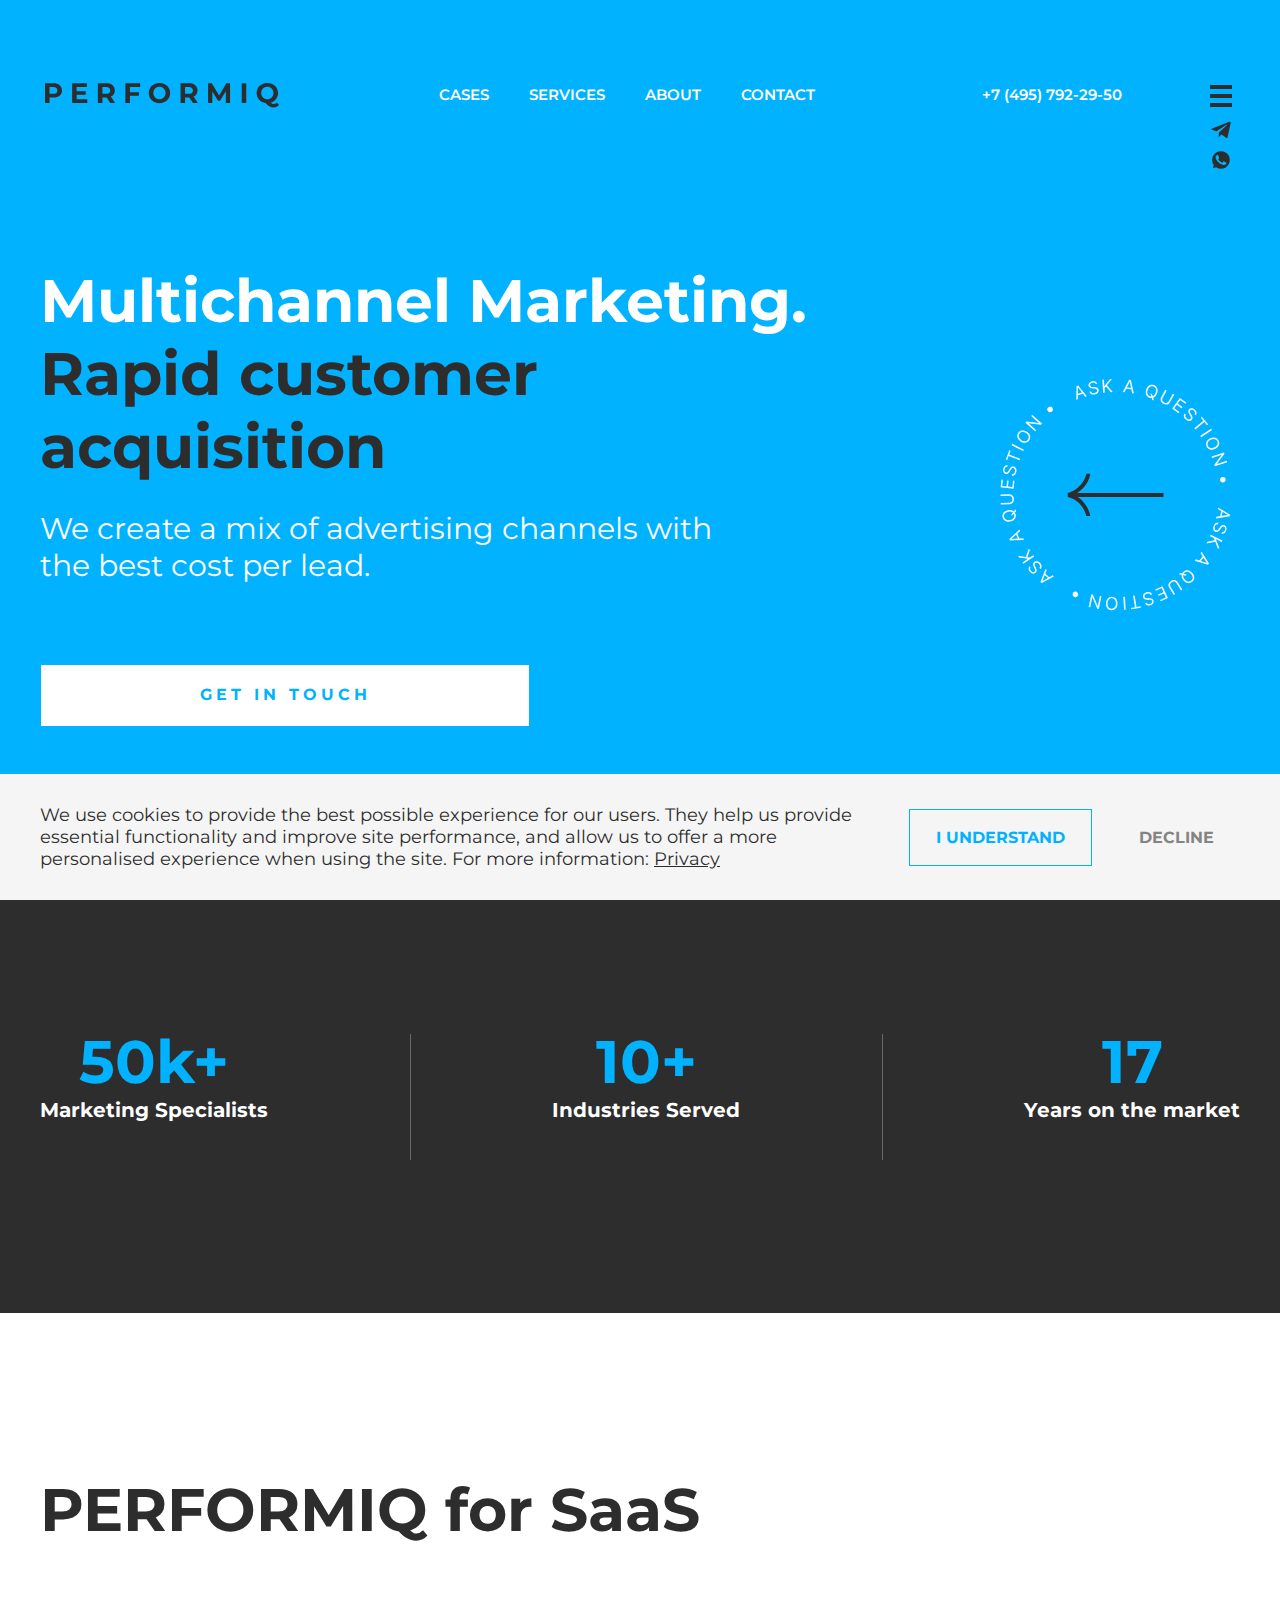
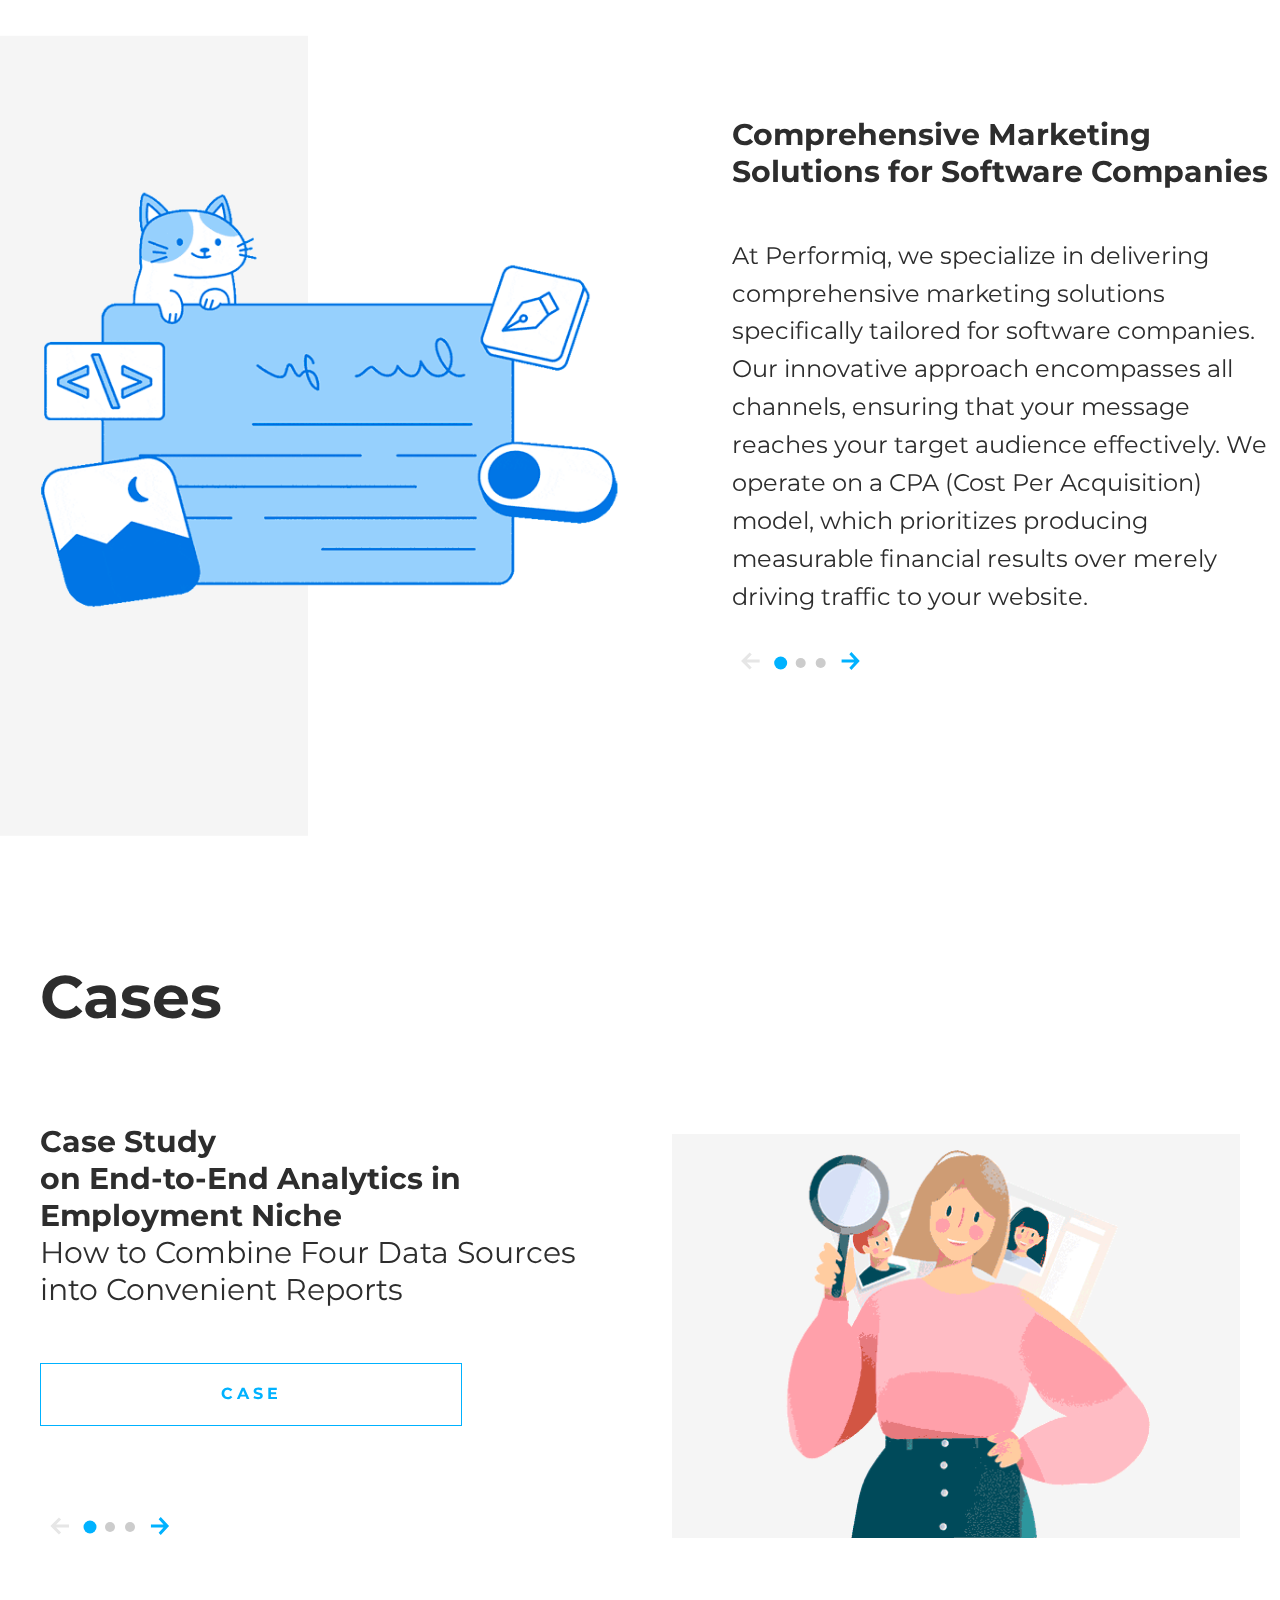
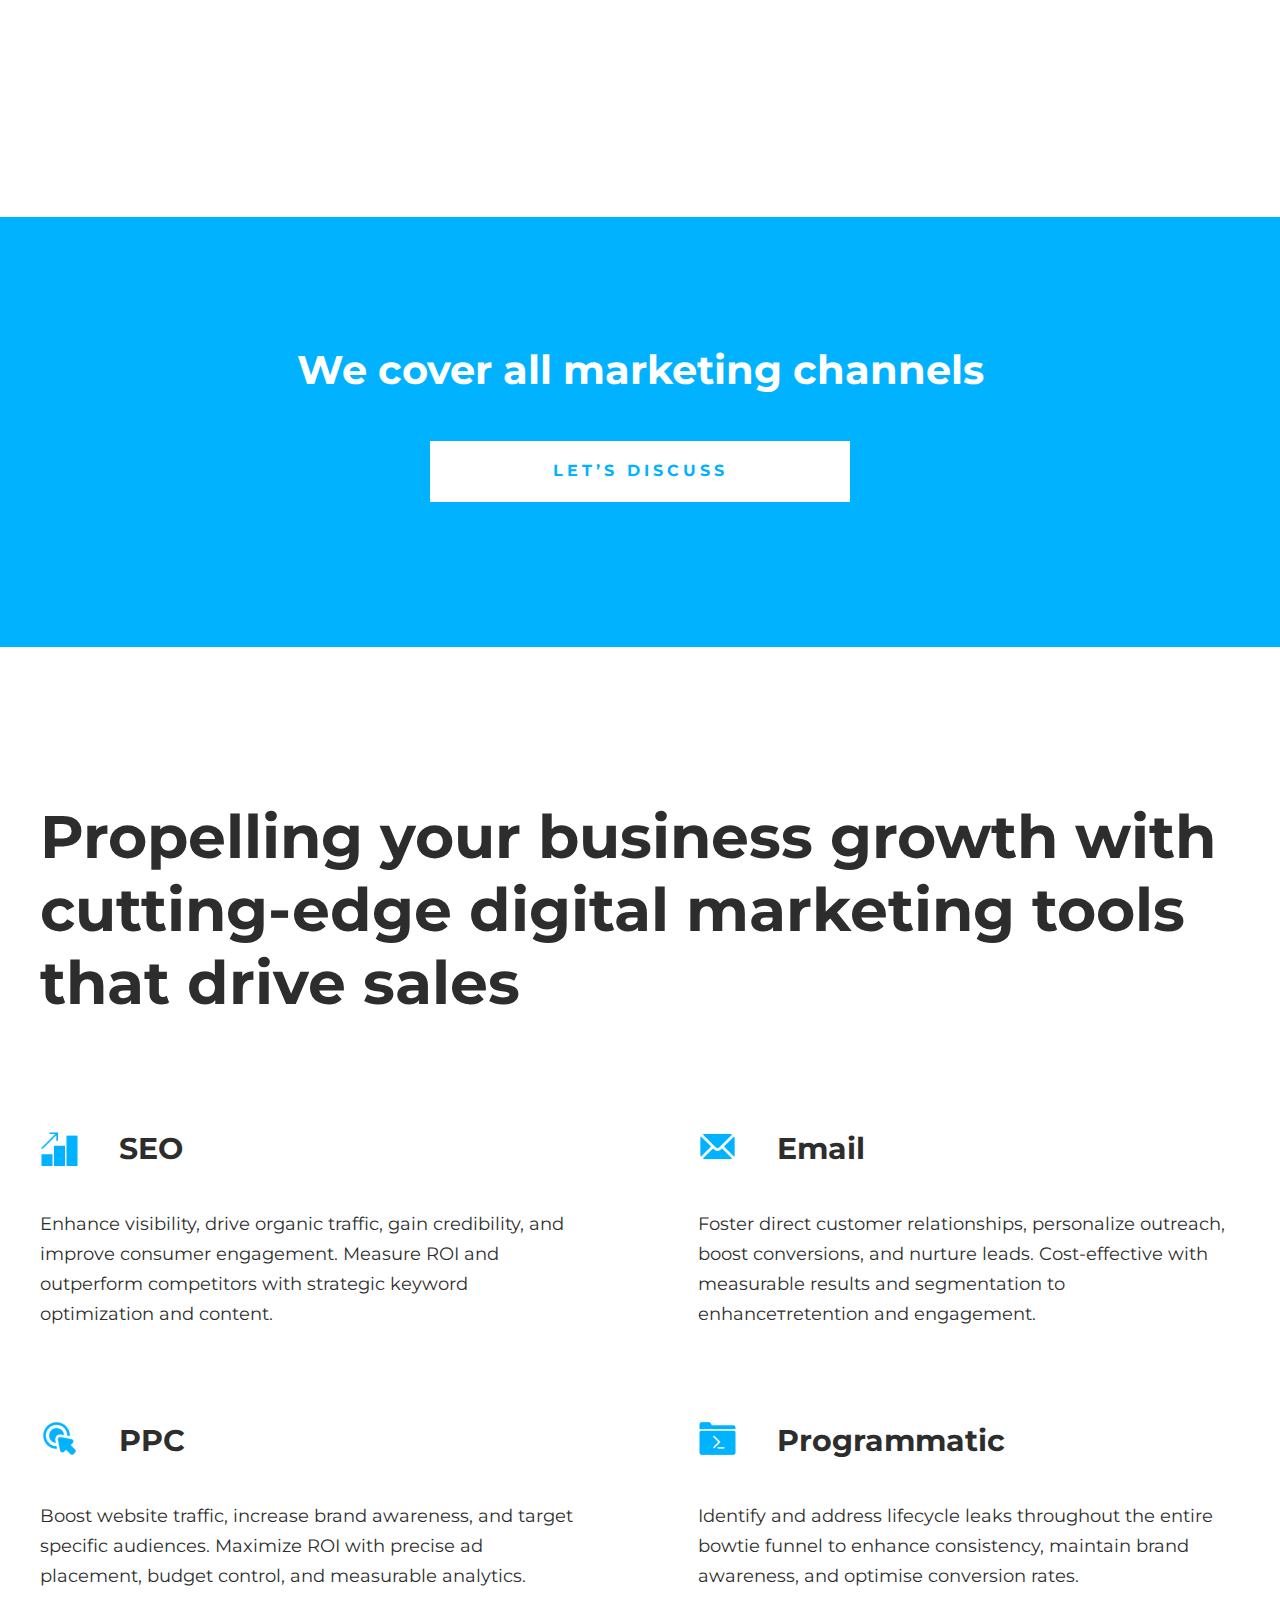
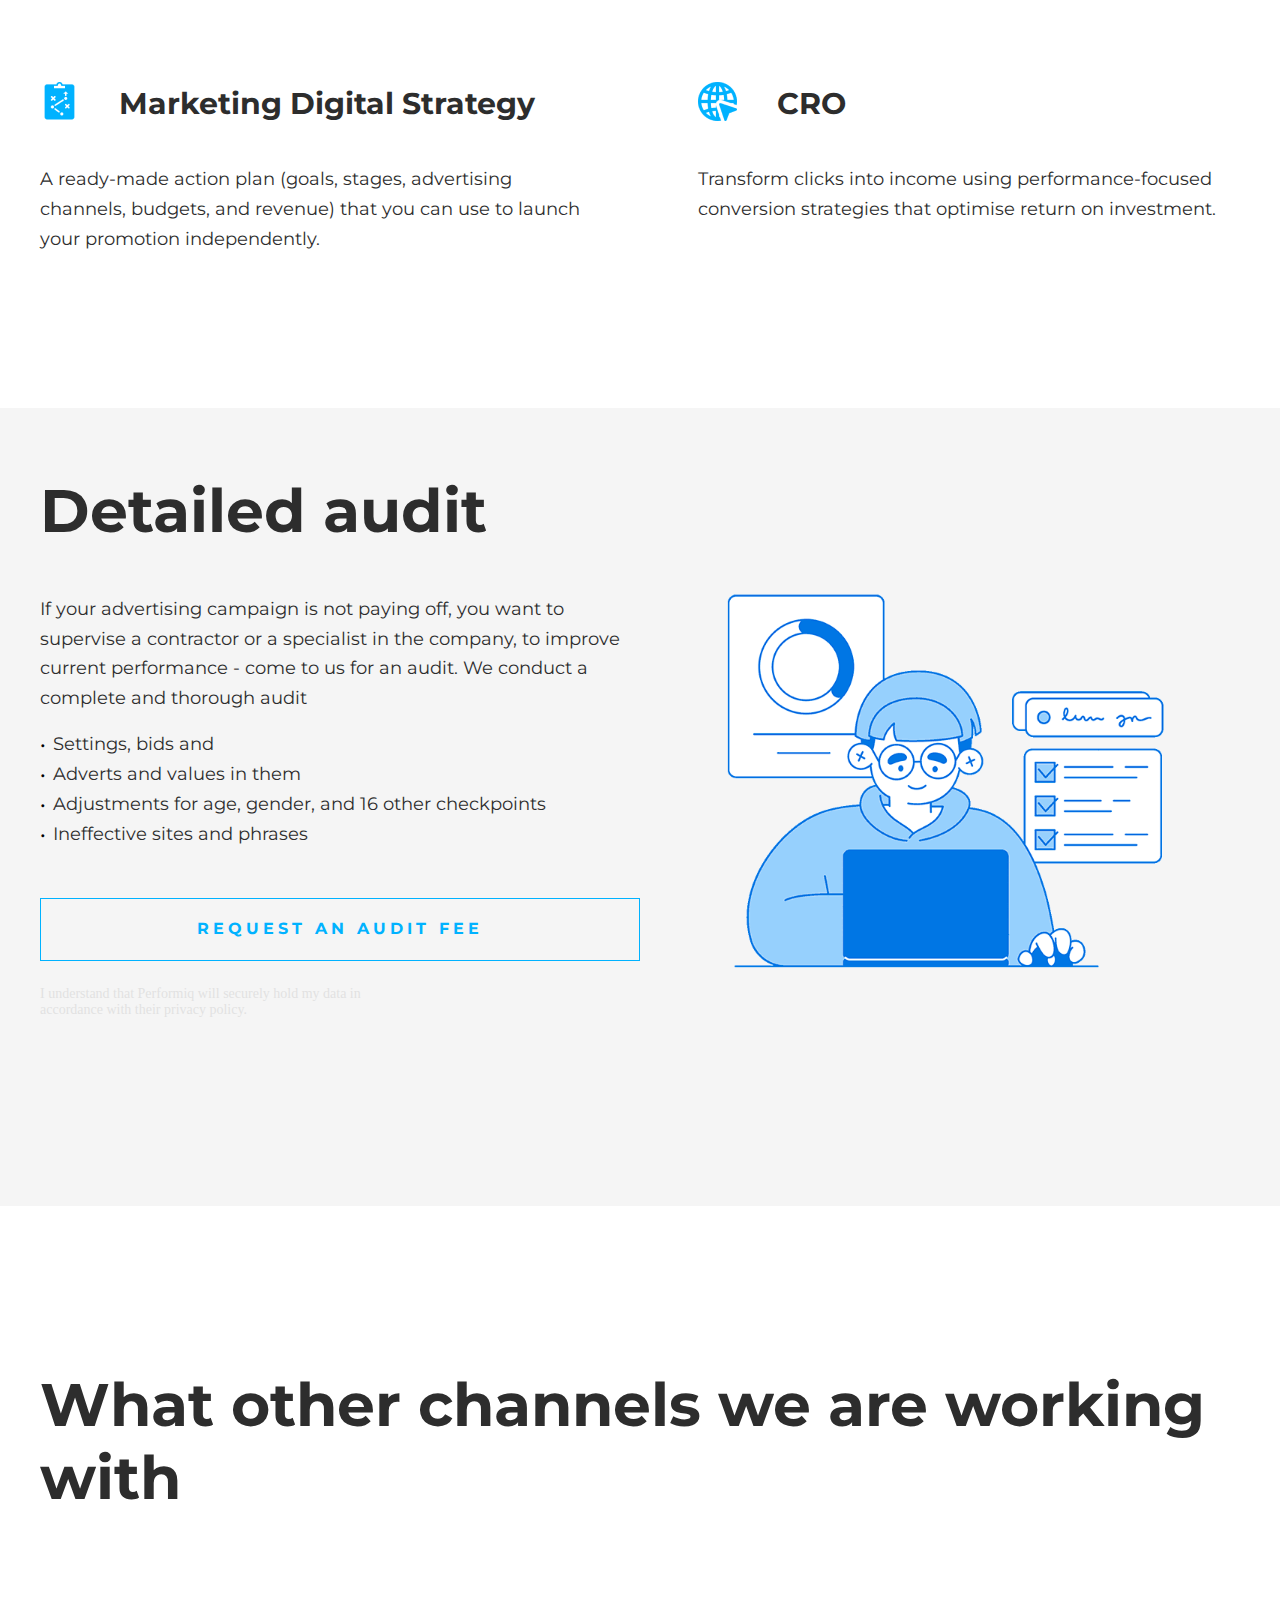
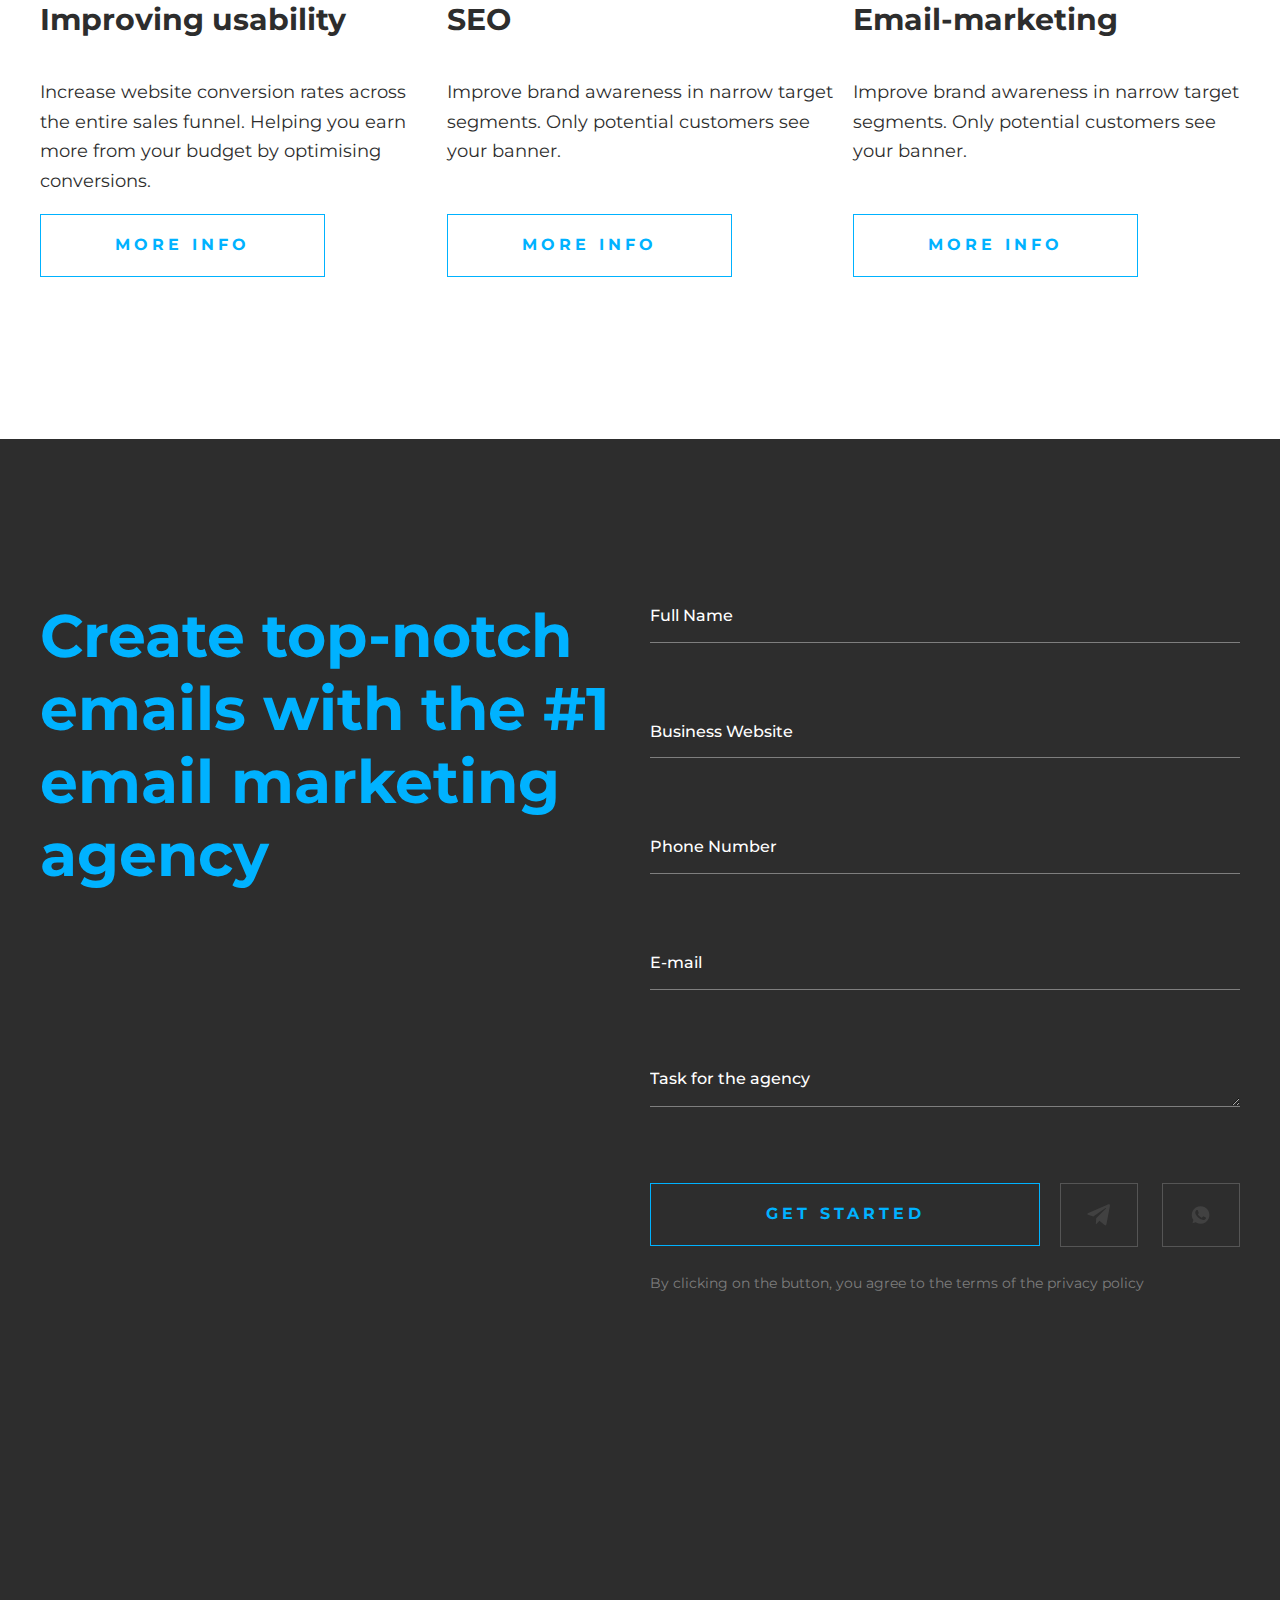
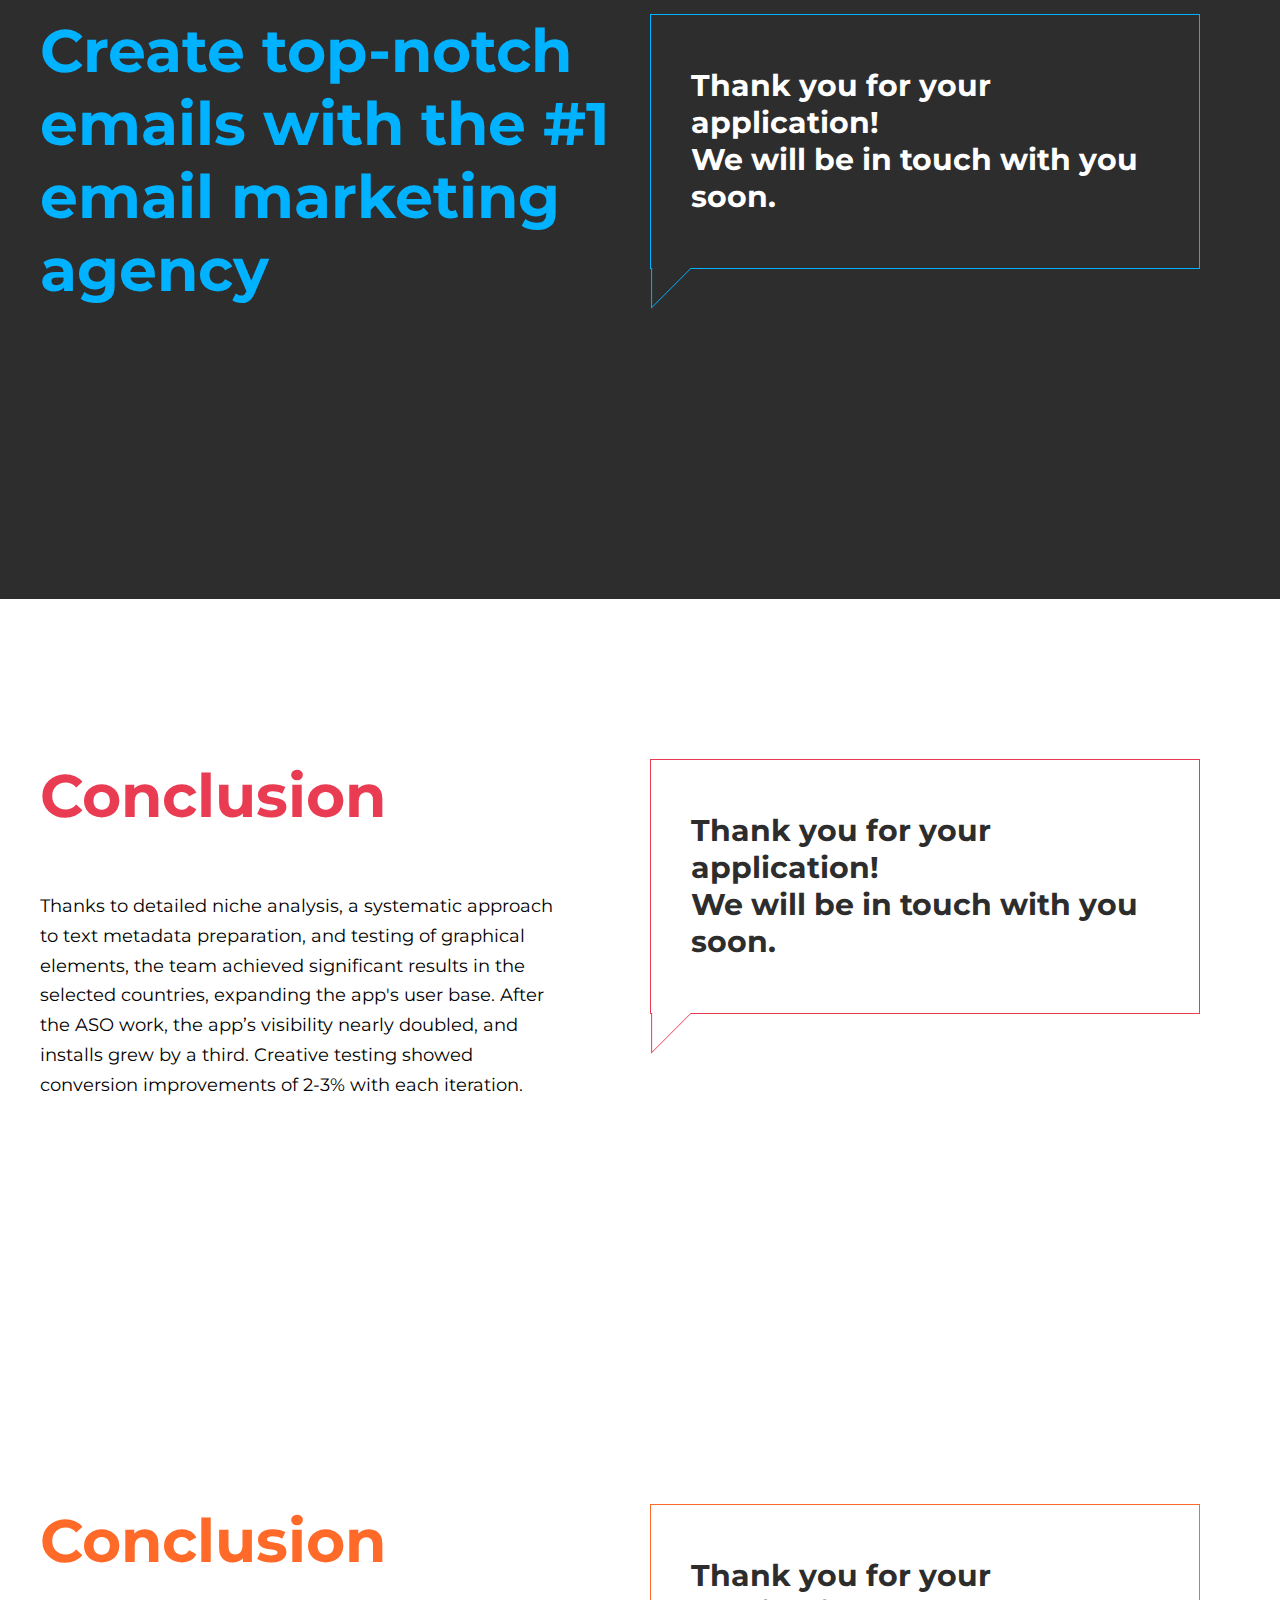
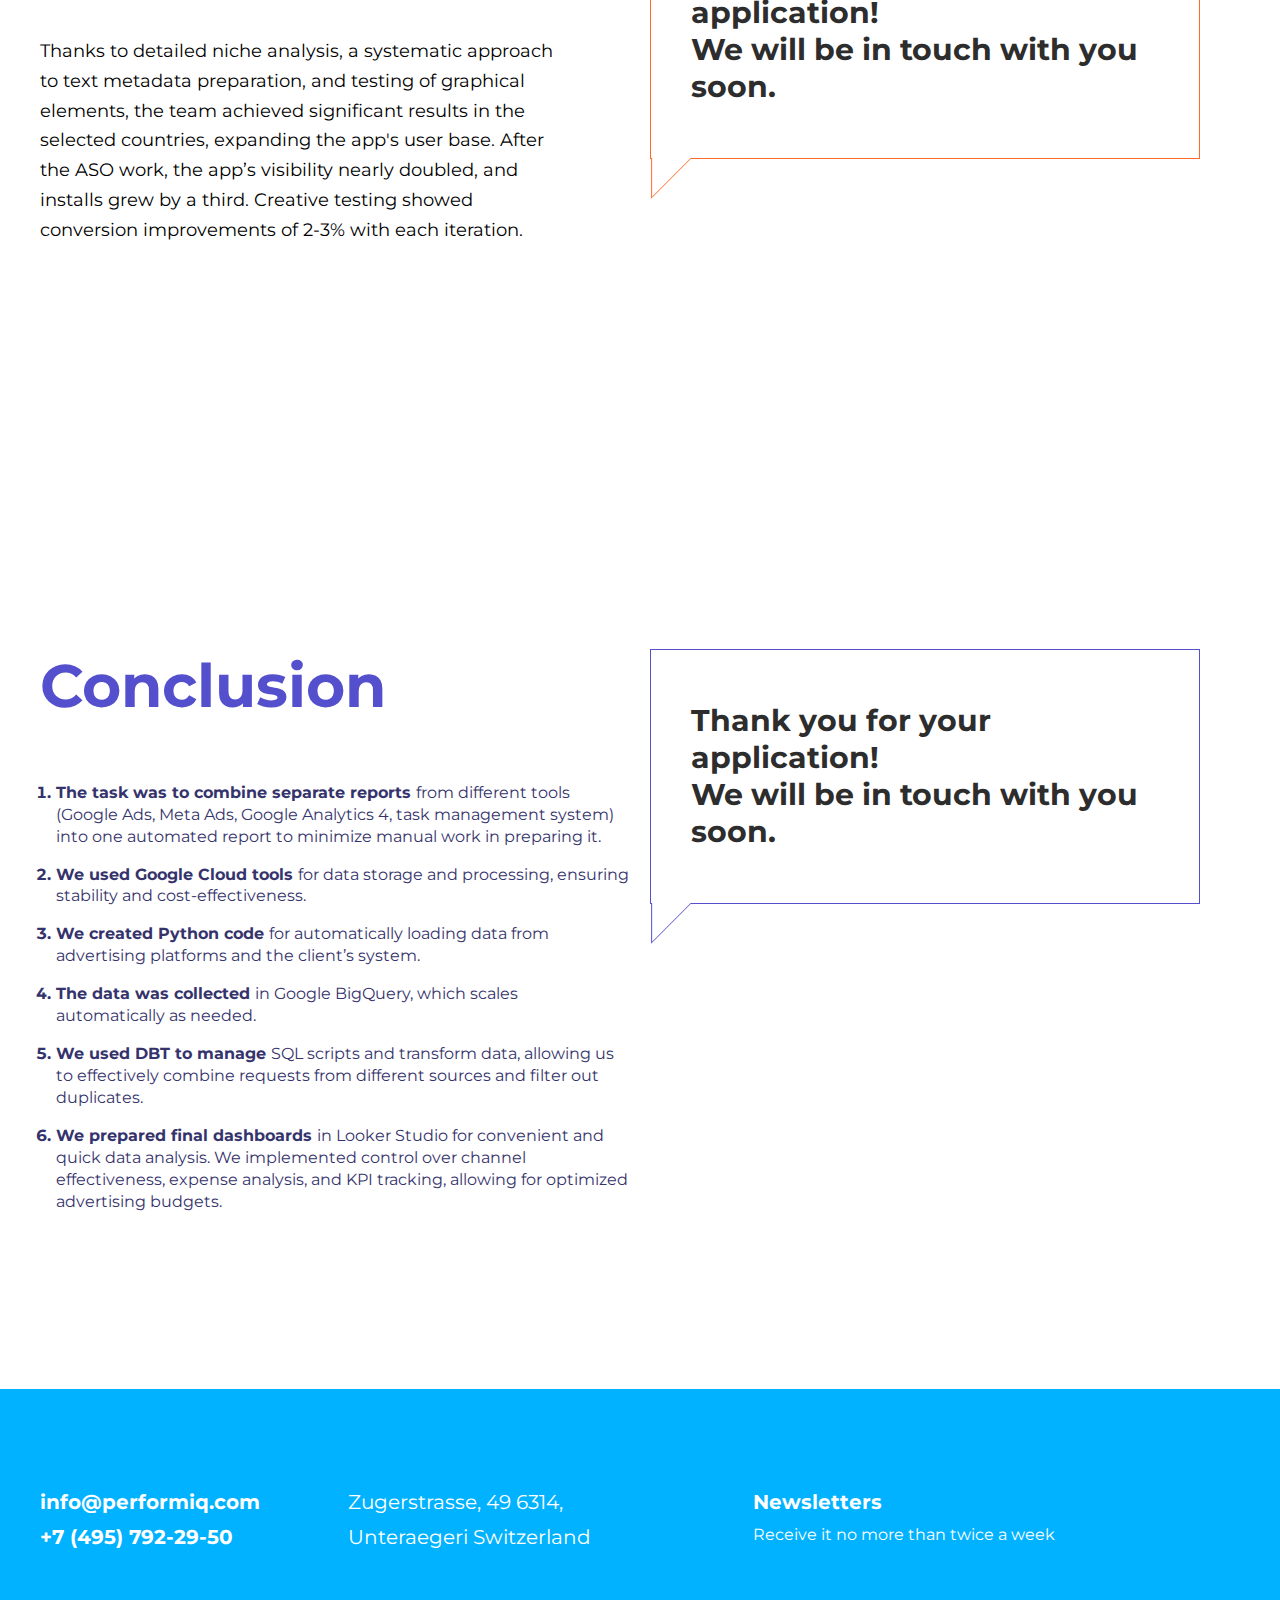
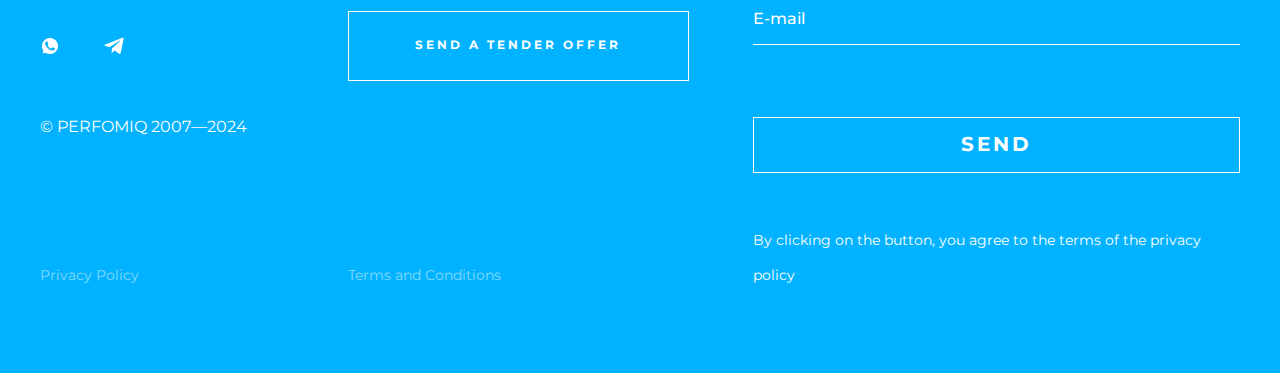
<file: index.html>
<!DOCTYPE html>
<html lang="en">
	<head>
	<meta charset="UTF-8" />
	<meta name="viewport" content="width=device-width, initial-scale=1.0" />
	<meta name="description" content="We work with multiple channels to help improve your website's performance, increase brand awareness, and optimize conversions." />
	<meta name="keywords" content="SEO, email marketing, usability, website optimization, conversion rate optimization" />
	<meta name="author" content="Performiq" />
	<link rel="icon" type="image/svg+xml" href="img/logo-desktop.svg" />

	<link rel="preconnect" href="https://fonts.googleapis.com" />
	<link rel="preconnect" href="https://fonts.gstatic.com" crossorigin />
	<link href="https://fonts.googleapis.com/css2?family=Montserrat:wght@100..900&display=swap" rel="stylesheet" media="print" onload="this.media='all'" />

	<link rel="preload" href="https://cdn.jsdelivr.net/npm/swiper@11/swiper-bundle.min.css" as="style" onload="this.rel='stylesheet'" />
	<noscript>
		<link href="https://fonts.googleapis.com/css2?family=Montserrat:wght@100..900&display=swap" rel="stylesheet" />
		<link rel="stylesheet" href="https://cdn.jsdelivr.net/npm/swiper@11/swiper-bundle.min.css" />
	</noscript>
	<link rel="stylesheet" href="./styles/style.css" />
	<title>PERFORMIQ</title>
</head>

	<body>
		<div class="menu" id="menu">
	<div class="menu__container">
		<div class="menu__top">
			<a href="#" class="menu__logo logo">
				<img src="img/logo-desktop.svg" alt="logo" />
			</a>
			<div class="menu__close">&times;</div>
		</div>
		<ul class="menu__list">
			<li class="menu__item">
				<a href="#" class="menu__link">SEO</a>
			</li>
			<li class="menu__item">
				<a href="#" class="menu__link">Email-marketing</a>
			</li>
			<li class="menu__item">
				<a href="#" class="menu__link">Programmatic</a>
			</li>
			<li class="menu__item">
				<a href="#" class="menu__link">Conversion Optimisation</a>
			</li>
			<li class="menu__item">
				<a href="#" class="menu__link">Social Media Ads</a>
			</li>
			<li class="menu__item">
				<a href="#" class="menu__link">Google Ads</a>
			</li>
		</ul>
		<div class="menu__bottom">
			<div class="menu__info">
				<address class="menu__address">Zugerstrasse, 49 6314,<br />Unteraegeri Switzerland</address>
				<div class="menu__number">+7 (495) 792-29-508</div>
				<div class="menu__email">info@performiq.com</div>
			</div>
			<div class="menu__socials">
				<a aria-label="link to whatsapp" href="#" class="menu__socials-link">
					<img loading="lazy" src="img/icons/whatsapp-icon_dark.svg" alt="whatsapp icon" />
				</a>
				<a aria-label="link to telegram" href="#" class="menu__socials-link">
					<img loading="lazy" src="img/icons/telegram-icon_dark.svg" alt="telegram icon" />
				</a>
			</div>
		</div>
	</div>
</div>
<header class="header">
	<div class="header__container">
		<a href="#" class="logo">
			<img src="img/logo-desktop.svg" alt="logo" />
		</a>
		<nav class="nav-header">
			<ul class="nav-header__list">
				<li class="nav-header__item">
					<a href="#" class="nav-header__link">cases</a>
				</li>
				<li class="nav-header__item">
					<a href="#" class="nav-header__link">Services</a>
				</li>
				<li class="nav-header__item">
					<a href="#" class="nav-header__link">ABOUT</a>
				</li>
				<li class="nav-header__item">
					<a href="#" class="nav-header__link">Contact</a>
				</li>
			</ul>
		</nav>
		<div class="nav-header__right">
			<a href="tel:+74957922950" class="nav-header__phone-number">+7 (495) 792-29-50</a>
			<div class="nav-header__menu">
				<div class="burger">
					<span></span>
					<span></span>
					<span></span>
				</div>
				<div class="nav-header__socials">
					<a aria-label="telegram" href="#" class="nav-header__telegram">
						<img src="img/icons/telegram-icon_dark.svg" alt="whatsapp icon" />
						<img loading="lazy" class="nav-header__telegram_hover" src="img/icons/telegram-icon_light.svg" alt="whatsapp icon" />
					</a>
					<a aria-label="whatsapp" href="#" class="nav-header__whatsapp">
						<img src="img/icons/whatsapp-icon_dark.svg" alt="whatsapp icon" />
						<img loading="lazy" class="nav-header__whatsapp_hover" src="img/icons/whatsapp-icon_light.svg" alt="whatsapp icon" />
					</a>
				</div>
			</div>
		</div>
	</div>
	<div class="header__progress-bar progress-bar">
		<div class="progress-bar__line"><span></span></div>
		<div class="progress-bar__container">
			<div class="progress-bar__menu">
				<ul class="progress-bar__list">
					<li class="progress-bar__item">
						<a href="#saas" class="progress-bar__link">SAAS</a>
					</li>
					<li class="progress-bar__item">
						<a href="#cases" class="progress-bar__link">CASES</a>
					</li>
					<li class="progress-bar__item">
						<a href="#services" class="progress-bar__link">SERVICES</a>
					</li>
					<li class="progress-bar__item">
						<a href="#audit" class="progress-bar__link">AUDIT</a>
					</li>
					<li class="progress-bar__item">
						<a href="#callback" class="progress-bar__link">CALLBACK</a>
					</li>
				</ul>
			</div>
		</div>
	</div>
</header>

		<main class="main">
			<section class="hero">
	<div class="hero__container">
		<div class="hero__main">
			<h1 class="title-1 hero__title">
				<span>Multichannel Marketing.</span>
				Rapid customer<br />acquisition
			</h1>
			<p class="hero__subtitle">We create a mix of advertising channels with the best cost per lead.</p>
			<a href="#callback" class="button hero__button">Get in touch</a>
		</div>
		<div class="animated-circle hero__animated-circle">
			<div class="animated-circle__arrow">
				<svg xmlns="http://www.w3.org/2000/svg" width="99" height="44" viewBox="0 0 99 44" fill="#2D2D2D">
					<path d="M19.1001 0C19.1001 0.410698 18.9065 1.62538 18.2669 3.3881C17.6476 5.09475 16.6595 7.17648 15.2 9.30732C12.2905 13.5553 7.52963 17.9735 0.0585938 20.0747L0.161061 23.9512C7.5346 25.6103 12.2666 30.092 15.1874 34.4615C16.6503 36.65 17.6447 38.7924 18.2697 40.493C18.582 41.3429 18.7975 42.0697 18.9323 42.6231C19.0745 43.2065 19.0985 43.4818 19.1 43.4991L23.1001 43.5C23.1001 42.9986 22.9799 42.3379 22.8186 41.6761C22.6449 40.9631 22.3837 40.0915 22.0242 39.1132C21.3055 37.1576 20.1749 34.725 18.5128 32.2385C16.5853 29.355 13.924 26.3749 10.3506 24H98.1001V20H9.88796C13.6754 17.5399 16.4805 14.5163 18.5001 11.5677C20.1657 9.13602 21.3025 6.749 22.027 4.75252C22.7311 2.81212 23.1001 1.0893 23.1001 0H19.1001Z" />
				</svg>
			</div>
			<div class="animated-circle__text">
				<img aria-label="task a question" draggable="false" src="img/pages/main/hero/circle-text.svg" alt="task a question" />
			</div>
		</div>
	</div>
</section>
 <section class="stats" aria-labelledby="stats-title">
	<h2 id="stats-title" class="visually-hidden">Our Achievements</h2>
	<div class="stats__container">
		<ul class="stats__list">
			<li class="stats__item">
				<div class="title-1 stats__counter" aria-label="50,000 plus">50k+</div>
				<p class="title-4 stats__description">Marketing Specialists</p>
			</li>
			<li class="stats__divider" aria-hidden="true"></li>
			<li class="stats__item">
				<div class="title-1 stats__counter" aria-label="10 plus">10+</div>
				<p class="title-4 stats__description">Industries Served</p>
			</li>
			<li class="stats__divider" aria-hidden="true"></li>
			<li class="stats__item">
				<div class="title-1 stats__counter" aria-label="17">17</div>
				<p class="title-4 stats__description">Years on the market</p>
			</li>
		</ul>
	</div>
</section>
 <section id="saas" class="saas">
	<div class="saas__container">
		<h2 class="title-2 saas__title">PERFORMIQ for SaaS</h2>
	</div>
	<div class="saas__main">
		<div class="saas__slider slider-saas swiper">
			<div class="slider-saas__wrapper swiper-wrapper">
				<article class="slider-saas__slide swiper-slide">
					<div class="slider-saas__img">
						<picture>
							<source srcset="img/pages/main/saas/slide1-400.webp" media="(max-width: 767.98px)" type="image/webp" />
							<source srcset="img/pages/main/saas/slide1-400.gif" media="(max-width: 767.98px)" />

							<source srcset="img/pages/main/saas/slide1-800.webp" type="image/webp" />
							<img src="img/pages/main/saas/slide1-800.gif" alt="saas slide" />
						</picture>
					</div>

					<div class="slider-saas__content">
						<h3 class="slider-saas__title">Comprehensive Marketing Solutions for Software Companies</h3>
						<p class="slider-saas__text">At Performiq, we specialize in delivering comprehensive marketing solutions specifically tailored for software companies. Our innovative approach encompasses all channels, ensuring that your message reaches your target audience effectively. We operate on a CPA (Cost Per Acquisition) model, which prioritizes producing measurable financial results over merely driving traffic to your website.</p>
						<div class="slider-navigation slider-saas__navigation">
							<button class="slider-navigation__arrow slider-navigation__arrow-prev slider-saas__arrow slider-saas__arrow_prev">
								<svg xmlns="http://www.w3.org/2000/svg" width="24" height="24" viewBox="0 0 24 24">
									<path fill-rule="evenodd" clip-rule="evenodd" d="M8.12155 10.5001H21.0002V13.5001H8.12155L13.0609 18.4395L10.9396 20.5608L2.37891 12.0001L10.9396 3.43945L13.0609 5.56077L8.12155 10.5001Z" />
								</svg>
							</button>
							<div class="slider-navigation__bullets slider-saas__bullets"></div>
							<button class="slider-navigation__arrow slider-navigation__arrow-next slider-saas__arrow slider-saas__arrow_next">
								<svg xmlns="http://www.w3.org/2000/svg" width="24" height="24" viewBox="0 0 24 24">
									<path fill-rule="evenodd" clip-rule="evenodd" d="M15.4775 13.5568H2.92383V10.4428H15.4775L10.6628 5.31571L12.7306 3.11377L21.0752 11.9998L12.7306 20.8858L10.6628 18.6838L15.4775 13.5568Z" />
								</svg>
							</button>
						</div>
					</div>
				</article>
				<article class="slider-saas__slide swiper-slide">
					<div class="slider-saas__img">
						<picture>
							<img loading="lazy" src="img/pages/main/saas/slide2.svg" alt="saas slide" />
						</picture>
					</div>

					<div class="slider-saas__content">
						<h3 class="slider-saas__title">Results-Driven Strategy Focused on ROI</h3>
						<p class="slider-saas__text">By implementing our CPA model, we concentrate on actual conversions and sales as the key metrics of success. This results-driven strategy prioritizes return on investment (ROI) for our software clients, guaranteeing that every marketing effort is strategically aligned with generating tangible financial outcomes. We believe in the power of data, measuring success through concrete results such as software licenses sold and leads converted into customers.</p>
						<div class="slider-navigation slider-saas__navigation">
							<button class="slider-navigation__arrow slider-navigation__arrow-prev slider-saas__arrow slider-saas__arrow_prev">
								<svg xmlns="http://www.w3.org/2000/svg" width="24" height="24" viewBox="0 0 24 24">
									<path fill-rule="evenodd" clip-rule="evenodd" d="M8.12155 10.5001H21.0002V13.5001H8.12155L13.0609 18.4395L10.9396 20.5608L2.37891 12.0001L10.9396 3.43945L13.0609 5.56077L8.12155 10.5001Z" />
								</svg>
							</button>
							<div class="slider-navigation__bullets slider-saas__bullets"></div>
							<button class="slider-navigation__arrow slider-navigation__arrow-next slider-saas__arrow slider-saas__arrow_next">
								<svg xmlns="http://www.w3.org/2000/svg" width="24" height="24" viewBox="0 0 24 24">
									<path fill-rule="evenodd" clip-rule="evenodd" d="M15.4775 13.5568H2.92383V10.4428H15.4775L10.6628 5.31571L12.7306 3.11377L21.0752 11.9998L12.7306 20.8858L10.6628 18.6838L15.4775 13.5568Z" />
								</svg>
							</button>
						</div>
					</div>
				</article>
				<article class="slider-saas__slide swiper-slide">
					<div class="slider-saas__img">
						<picture>
							<source srcset="img/pages/main/saas/slide3-400.webp" media="(max-width: 767.98px)" type="image/webp" />
							<source srcset="img/pages/main/saas/slide3-400.gif" media="(max-width: 767.98px)" />

							<source srcset="img/pages/main/saas/slide3-800.webp" type="image/webp" />
							<img loading="lazy" src="img/pages/main/saas/slide3-800.gif" alt="saas slide" />
						</picture>
					</div>

					<div class="slider-saas__content">
						<h3 class="slider-saas__title">Continuous Refinement for Sustainable Growth</h3>
						<p class="slider-saas__text">At Performiq, we understand that financial metrics are crucial for assessing performance. Our commitment lies in tracking these metrics diligently to continuously refine our marketing strategies. This ensures that each marketing dollar spent contributes effectively to our client's business objectives. With a multi-channel marketing strategy aligned with the unique goals of software companies, we foster sustainable growth and help you thrive in a competitive landscape. Partner with us to elevate your marketing efforts and achieve remarkable financial success!</p>
						<div class="slider-navigation slider-saas__navigation">
							<button class="slider-navigation__arrow slider-navigation__arrow-prev slider-saas__arrow slider-saas__arrow_prev">
								<svg xmlns="http://www.w3.org/2000/svg" width="24" height="24" viewBox="0 0 24 24">
									<path fill-rule="evenodd" clip-rule="evenodd" d="M8.12155 10.5001H21.0002V13.5001H8.12155L13.0609 18.4395L10.9396 20.5608L2.37891 12.0001L10.9396 3.43945L13.0609 5.56077L8.12155 10.5001Z" />
								</svg>
							</button>
							<div class="slider-navigation__bullets slider-saas__bullets"></div>
							<button class="slider-navigation__arrow slider-navigation__arrow-next slider-saas__arrow slider-saas__arrow_next">
								<svg xmlns="http://www.w3.org/2000/svg" width="24" height="24" viewBox="0 0 24 24">
									<path fill-rule="evenodd" clip-rule="evenodd" d="M15.4775 13.5568H2.92383V10.4428H15.4775L10.6628 5.31571L12.7306 3.11377L21.0752 11.9998L12.7306 20.8858L10.6628 18.6838L15.4775 13.5568Z" />
								</svg>
							</button>
						</div>
					</div>
				</article>
			</div>
		</div>

		<div class="saas__decoration"></div>
	</div>
</section>
 <section id="cases" class="cases" aria-labelledby="cases-title" aria-describedby="cases-description">
	<div class="cases__container">
		<h2 id="cases-title" class="title-2 cases__title">Cases</h2>
		<div class="cases__slider slider-cases swiper" aria-live="polite" aria-label="Case study slider">
			<div class="slider-cases__wrapper swiper-wrapper">
				<div class="slider-cases__slide swiper-slide" aria-labelledby="case-1-title" aria-describedby="case-1-description">
					<div class="slider-cases__content">
						<h3 id="case-1-title" class="title-3 slider-cases__title">
							<span>Case Study<br />on End-to-End Analytics in Employment Niche<br /></span> How to Combine Four Data Sources into Convenient Reports
						</h3>
						<a href="#" class="button slider-cases__button" aria-label="Case">case</a>
						<div class="slider-navigation slider-cases__navigation" aria-label="Navigation for case slides">
							<button class="slider-navigation__arrow slider-navigation__arrow_prev slider-cases__arrow slider-cases__arrow_prev" aria-label="Previous case slide">
								<svg xmlns="http://www.w3.org/2000/svg" width="24" height="24" viewBox="0 0 24 24">
									<path fill-rule="evenodd" clip-rule="evenodd" d="M8.12155 10.5001H21.0002V13.5001H8.12155L13.0609 18.4395L10.9396 20.5608L2.37891 12.0001L10.9396 3.43945L13.0609 5.56077L8.12155 10.5001Z" />
								</svg>
							</button>
							<div class="slider-cases__bullets" aria-hidden="true"></div>
							<button class="slider-navigation__arrow slider-navigation__arrow_next slider-cases__arrow slider-cases__arrow_next" aria-label="Next case slide">
								<svg xmlns="http://www.w3.org/2000/svg" width="24" height="24" viewBox="0 0 24 24">
									<path fill-rule="evenodd" clip-rule="evenodd" d="M15.4775 13.5568H2.92383V10.4428H15.4775L10.6628 5.31571L12.7306 3.11377L21.0752 11.9998L12.7306 20.8858L10.6628 18.6838L15.4775 13.5568Z" />
								</svg>
							</button>
						</div>
					</div>
					<div class="slider-cases__img">
						<picture>
							<source srcset="img/pages/main/cases/slide1.webp" type="image/webp" />
							<img src="img/pages/main/cases/slide1.gif" alt="case Case Study on End-to-End Analytics in Employment Niche" />
						</picture>
					</div>
				</div>

				<div class="slider-cases__slide swiper-slide" aria-labelledby="case-1-title" aria-describedby="case-1-description">
					<div class="slider-cases__content">
						<h3 id="case-1-title" class="title-3 slider-cases__title">
							<span>How to Promote<br />a Recruiting Website in the USA<br /></span> Traffic Growth of Around 200% — Huntly Case Study
						</h3>
						<a href="#" class="button slider-cases__button" aria-label="Case">case</a>
						<div class="slider-navigation slider-cases__navigation" aria-label="Navigation for case slides">
							<button class="slider-navigation__arrow slider-navigation__arrow_prev slider-cases__arrow slider-cases__arrow_prev" aria-label="Previous case slide">
								<svg xmlns="http://www.w3.org/2000/svg" width="24" height="24" viewBox="0 0 24 24">
									<path fill-rule="evenodd" clip-rule="evenodd" d="M8.12155 10.5001H21.0002V13.5001H8.12155L13.0609 18.4395L10.9396 20.5608L2.37891 12.0001L10.9396 3.43945L13.0609 5.56077L8.12155 10.5001Z" />
								</svg>
							</button>
							<div class="slider-cases__bullets" aria-hidden="true"></div>
							<button class="slider-navigation__arrow slider-navigation__arrow_next slider-cases__arrow slider-cases__arrow_next" aria-label="Next case slide">
								<svg xmlns="http://www.w3.org/2000/svg" width="24" height="24" viewBox="0 0 24 24">
									<path fill-rule="evenodd" clip-rule="evenodd" d="M15.4775 13.5568H2.92383V10.4428H15.4775L10.6628 5.31571L12.7306 3.11377L21.0752 11.9998L12.7306 20.8858L10.6628 18.6838L15.4775 13.5568Z" />
								</svg>
							</button>
						</div>
					</div>
					<div class="slider-cases__img">
						<picture>
							<source srcset="img/pages/main/cases/slide2.webp" type="image/webp" />
							<img src="img/pages/main/cases/slide2.png" alt="case How to Promote a Recruiting Website in the USA" />
						</picture>
					</div>
				</div>
				<div class="slider-cases__slide swiper-slide" aria-labelledby="case-1-title" aria-describedby="case-1-description">
					<div class="slider-cases__content">
						<h3 id="case-1-title" class="title-3 slider-cases__title"><span>VPN App Promotion:</span> How to Increase Impressions by 88% and Installs by 36% Among 500+ Competitors – 7VPN Case Study</h3>
						<a href="#" class="button slider-cases__button" aria-label="Case">case</a>
						<div class="slider-navigation slider-cases__navigation" aria-label="Navigation for case slides">
							<button class="slider-navigation__arrow slider-navigation__arrow_prev slider-cases__arrow slider-cases__arrow_prev" aria-label="Previous case slide">
								<svg xmlns="http://www.w3.org/2000/svg" width="24" height="24" viewBox="0 0 24 24">
									<path fill-rule="evenodd" clip-rule="evenodd" d="M8.12155 10.5001H21.0002V13.5001H8.12155L13.0609 18.4395L10.9396 20.5608L2.37891 12.0001L10.9396 3.43945L13.0609 5.56077L8.12155 10.5001Z" />
								</svg>
							</button>
							<div class="slider-cases__bullets" aria-hidden="true"></div>
							<button class="slider-navigation__arrow slider-navigation__arrow_next slider-cases__arrow slider-cases__arrow_next" aria-label="Next case slide">
								<svg xmlns="http://www.w3.org/2000/svg" width="24" height="24" viewBox="0 0 24 24">
									<path fill-rule="evenodd" clip-rule="evenodd" d="M15.4775 13.5568H2.92383V10.4428H15.4775L10.6628 5.31571L12.7306 3.11377L21.0752 11.9998L12.7306 20.8858L10.6628 18.6838L15.4775 13.5568Z" />
								</svg>
							</button>
						</div>
					</div>
					<div class="slider-cases__img">
						<picture>
							<source srcset="img/pages/main/cases/slide3.webp" type="image/webp" />
							<img src="img/pages/main/cases/slide3.png" alt="case VPN App Promotion" />
						</picture>
					</div>
				</div>
			</div>
		</div>
	</div>
</section>
 <section class="discuss">
	<div class="discuss__container">
		<h2 class="discuss__title">We cover all marketing channels</h2>
		<a href="#" class="button discuss__button">Let’s discuss</a>
	</div>
</section>
 <section id="services" class="services">
	<div class="services__container">
		<h2 class="title-2 services__title">Propelling your business growth with cutting-edge digital marketing tools that drive sales</h2>
		<div class="services__flex">
			<article class="services__item item-services">
				<a href="#" class="item-services__top">
					<div class="item-services__icon">
						<img src="img/icons/seo-icon.png" alt="seo-icon" />
					</div>
					<div class="title-3 item-services__title">SEO</div>
				</a>
				<p class="item-services__text">Enhance visibility, drive organic traffic, gain credibility, and improve consumer engagement. Measure ROI and outperform competitors with strategic keyword optimization and content.</p>
			</article>
			<article class="services__item item-services">
				<a href="#" class="item-services__top">
					<div class="item-services__icon">
						<img src="img/icons/email-icon.png" alt="email-icon" />
					</div>
					<div class="title-3 item-services__title">Email</div>
				</a>
				<p class="item-services__text">Foster direct customer relationships, personalize outreach, boost conversions, and nurture leads. Cost-effective with measurable results and segmentation to enhanceтretention and engagement.</p>
			</article>
			<article class="services__item item-services">
				<a href="#" class="item-services__top">
					<div class="item-services__icon">
						<img src="img/icons/ppc-icon.png" alt="ppc-icon" />
					</div>
					<div class="title-3 item-services__title">PPC</div>
				</a>
				<p class="item-services__text">Boost website traffic, increase brand awareness, and target specific audiences. Maximize ROI with precise ad placement, budget control, and measurable analytics.</p>
			</article>
			<article class="services__item item-services">
				<a href="#" class="item-services__top">
					<div class="item-services__icon">
						<img src="img/icons/programmatic-icon.png" alt="programmatic-icon" />
					</div>
					<div class="title-3 item-services__title">Programmatic</div>
				</a>
				<p class="item-services__text">Identify and address lifecycle leaks throughout the entire bowtie funnel to enhance consistency, maintain brand awareness, and optimise conversion rates.</p>
			</article>
			<article class="services__item item-services">
				<a href="#" class="item-services__top">
					<div class="item-services__icon">
						<img src="img/icons/marketing-icon.png" alt="marketing-icon" />
					</div>
					<div class="title-3 item-services__title">Marketing Digital Strategy</div>
				</a>
				<p class="item-services__text">A ready-made action plan (goals, stages, advertising channels, budgets, and revenue) that you can use to launch your promotion independently.</p>
			</article>
			<article class="services__item item-services">
				<a href="#" class="item-services__top">
					<div class="item-services__icon">
						<img src="img/icons/cro-icon.png" alt="cro-icon" />
					</div>
					<div class="title-3 item-services__title">CRO</div>
				</a>
				<p class="item-services__text">Transform clicks into income using performance-focused conversion strategies that optimise return on investment.</p>
			</article>
		</div>
	</div>
</section>
 <section id="audit" class="audit">
	<div class="audit__container">
		<div class="audit__content">
			<h2 class="title-2 audit__title">Detailed audit</h2>
			<p class="audit__text">
				If your advertising campaign is not paying off, you want to supervise a
				contractor or a specialist in the company, to improve current
				performance - come to us for an audit. We conduct a complete and
				thorough audit
			</p>
			<ul class="audit__list">
				<li class="audit__list-item">Settings, bids and</li>
				<li class="audit__list-item">Adverts and values in them</li>
				<li class="audit__list-item">
					Adjustments for age, gender, and 16 other checkpoints
				</li>
				<li class="audit__list-item">Ineffective sites and phrases</li>
			</ul>
			<a
				href="#"
				class="button audit__button"
				role="button"
				aria-label="Request an audit fee"
				>Request an audit fee</a
			>
			<p class="audit__policy">
				I understand that Performiq will securely hold my data in accordance
				with their privacy policy.
			</p>
		</div>
		<div class="audit__img">
			<picture>
				<source srcset="img/pages/main/audit/audit-image-800.webp" type="image/webp" />
				<img src="img/pages/main/audit/audit-image-800.gif" alt="audit" />
			</picture>
		</div>
	</div>
</section>
 <section id="channels" class="channels">
	<div class="channels__container">
		<h2 class="title-2 channels__title">What other channels we are working with</h2>
		<div class="channels__flex">
			<div class="channels__item item-channels">
				<h3 class="title-3 item-channels__title">Improving usability</h3>
				<p class="item-channels__text">Increase website conversion rates across the entire sales funnel. Helping you earn more from your budget by optimising conversions.</p>
				<a href="#" class="button item-channels__button" aria-label="Learn more about improving usability">More info</a>
			</div>
			<div class="channels__item item-channels">
				<h3 class="title-3 item-channels__title">SEO</h3>
				<p class="item-channels__text">Improve brand awareness in narrow target segments. Only potential customers see your banner.</p>
				<a href="#" class="button item-channels__button" aria-label="Learn more about improving usability">More info</a>
			</div>
			<div class="channels__item item-channels">
				<h3 class="title-3 item-channels__title">Email-marketing</h3>
				<p class="item-channels__text">Improve brand awareness in narrow target segments. Only potential customers see your banner.</p>
				<a href="#" class="button item-channels__button" aria-label="Learn more about improving usability">More info</a>
			</div>
		</div>
	</div>
</section>
 <section id="callback" class="contact">
	<div class="contact__container">
		<h2 class="title-2 contact__title">Create top-notch emails with the #1 email marketing agency</h2>
		<form class="form contact__form" action="#" method="POST">
			<div class="input__wrapper">
				<input class="input form__input" type="text" id="input-name" name="name" placeholder="Full Name" />
				<label for="input-name"></label>
			</div>

			<div class="input__wrapper">
				<input class="input form__input" type="text" id="input-website" name="website" placeholder="Business Website" />
				<label for="input-website"></label>
			</div>

			<div class="input__wrapper">
				<input class="input form__input" type="text" id="input-number" name="number" placeholder="Phone Number" />
				<label for="input-number"></label>
			</div>

			<div class="input__wrapper">
				<input class="input form__input" type="email" id="input-email" name="email" placeholder="E-mail" />
				<label for="input-email"></label>
			</div>

			<div class="input__wrapper">
				<textarea class="input form__input" type="text" id="input-task" name="task" placeholder="Task for the agency"></textarea>
				<label for="input-task"></label>
			</div>
			<button type="submit" class="button form__button">Get Started</button>
			<div class="form__policy">By clicking on the button, you agree to the terms of the privacy policy</div>
			<div class="form__messagers">Or write to us in messengers</div>
			<div class="form__socials">
				<a href="#" aria-label="telegram link" class="form__telegram">
					<svg xmlns="http://www.w3.org/2000/svg" width="28" height="26" viewBox="0 0 28 26" fill="#7E7E7E">
						<path opacity="0.5" d="M27.3532 2.47247L23.3108 23.7501C23.0056 25.2516 22.2105 25.6253 21.0806 24.9184L14.9208 19.8523L11.9491 23.0432C11.6199 23.4105 11.3453 23.717 10.711 23.717L11.154 16.716L22.5693 5.20305C23.0659 4.70969 22.4612 4.43524 21.7982 4.92967L7.68566 14.8482L1.61011 12.7253C0.288797 12.265 0.264877 11.2505 1.88566 10.5425L25.6492 0.323875C26.7495 -0.136385 27.712 0.597254 27.3532 2.47353V2.47247Z" />
					</svg>
				</a>
				<a aria-label="whatsapp link" href="#" class="form__whatsapp">
					<svg xmlns="http://www.w3.org/2000/svg" width="29" height="29" viewBox="0 0 29 29" fill="#7E7E7E">
						<g opacity="0.5">
							<path d="M24.36 8.26497C20.88 2.89997 13.775 1.30497 8.26505 4.63997C2.90005 7.97497 1.16005 15.225 4.64005 20.59L4.93005 21.025L3.77005 25.375L8.12005 24.215L8.55505 24.505C10.44 25.52 12.47 26.1 14.5 26.1C16.675 26.1 18.85 25.52 20.735 24.36C26.1 20.88 27.695 13.775 24.36 8.26497ZM21.315 19.43C20.735 20.3 20.01 20.88 18.995 21.025C18.415 21.025 17.69 21.315 14.79 20.155C12.325 18.995 10.295 17.11 8.84505 14.935C7.97505 13.92 7.54005 12.615 7.39505 11.31C7.39505 10.15 7.83005 9.13497 8.55505 8.40997C8.84505 8.11997 9.13505 7.97497 9.42505 7.97497H10.15C10.44 7.97497 10.73 7.97497 10.875 8.55497C11.165 9.27997 11.89 11.02 11.89 11.165C12.035 11.31 12.035 11.6 11.89 11.745C12.035 12.035 11.89 12.325 11.745 12.47C11.6 12.615 11.455 12.905 11.31 13.05C11.02 13.195 10.875 13.485 11.02 13.775C11.6 14.645 12.325 15.515 13.05 16.24C13.92 16.965 14.79 17.545 15.805 17.98C16.095 18.125 16.385 18.125 16.53 17.835C16.675 17.545 17.4 16.82 17.69 16.53C17.98 16.24 18.125 16.24 18.415 16.385L20.735 17.545C21.025 17.69 21.315 17.835 21.46 17.98C21.605 18.415 21.605 18.995 21.315 19.43Z" />
						</g>
					</svg>
				</a>
			</div>
		</form>
	</div>
</section>

			<section id="callback" class="contact">
				<div class="contact__container">
					<h2 class="title-2 contact__title">Create top-notch emails with the #1 email marketing agency</h2>
					<div class="contact__sended">
						<span
							>Thank you for your application!<br />
							We will be in touch with you soon.</span
						>
					</div>
				</div>
			</section>
			<section id="callback" class="contact contact_red-vpn">
				<div class="contact__container">
					<div class="contact__text">
						<h2 class="title-2 contact__title">Conclusion</h2>
						<p class="contact__subtitle">Thanks to detailed niche analysis, a systematic approach to text metadata preparation, and testing of graphical elements, the team achieved significant results in the selected countries, expanding the app's user base. After the ASO work, the app’s visibility nearly doubled, and installs grew by a third. Creative testing showed conversion improvements of 2-3% with each iteration.</p>
					</div>
					<div class="contact__sended contact__sended_red">
						<span
							>Thank you for your application!<br />
							We will be in touch with you soon.</span
						>
					</div>
				</div>
			</section>
			<section id="callback" class="contact contact_orange">
				<div class="contact__container">
					<div class="contact__text">
						<h2 class="title-2 contact__title">Conclusion</h2>
						<p class="contact__subtitle">Thanks to detailed niche analysis, a systematic approach to text metadata preparation, and testing of graphical elements, the team achieved significant results in the selected countries, expanding the app's user base. After the ASO work, the app’s visibility nearly doubled, and installs grew by a third. Creative testing showed conversion improvements of 2-3% with each iteration.</p>
					</div>
					<div class="contact__sended contact__sended_orange">
						<span
							>Thank you for your application!<br />
							We will be in touch with you soon.</span
						>
					</div>
				</div>
			</section>
			<section id="callback" class="contact contact_purple">
				<div class="contact__container">
					<div class="contact__text">
						<h2 class="title-2 contact__title">Conclusion</h2>
						<ol class="contact__list">
							<li class="contact__list-item">The task was to combine separate reports <span>from different tools (Google Ads, Meta Ads, Google Analytics 4, task management system) into one automated report to minimize manual work in preparing it.</span></li>
							<li class="contact__list-item">We used Google Cloud tools <span>for data storage and processing, ensuring stability and cost-effectiveness.</span></li>
							<li class="contact__list-item">We created Python code <span>for automatically loading data from advertising platforms and the client’s system.</span></li>
							<li class="contact__list-item">The data was collected <span>in Google BigQuery, which scales automatically as needed.</span></li>
							<li class="contact__list-item">We used DBT to manage <span>SQL scripts and transform data, allowing us to effectively combine requests from different sources and filter out duplicates.</span></li>
							<li class="contact__list-item">We prepared final dashboards <span>in Looker Studio for convenient and quick data analysis. We implemented control over channel effectiveness, expense analysis, and KPI tracking, allowing for optimized advertising budgets.</span></li>
						</ol>
					</div>
					<div class="contact__sended contact__sended_purple">
						<span
							>Thank you for your application!<br />
							We will be in touch with you soon.</span
						>
					</div>
				</div>
			</section>
		</main>
		<footer class="footer">
	<div class="footer__container">
		<div class="footer__contacts">
			<div class="footer__email">info@performiq.com</div>
			<div class="footer__number">+7 (495) 792-29-50</div>
		</div>
		<address class="footer__address footer__address_1">
			<div class="footer__address-title">Zugerstrasse, 49 6314, <br />Unteraegeri Switzerland</div>
		</address>

		<a href="#" class="button footer__button">Send a tender offer</a>
		<div class="footer__socials">
			<a href="#" aria-label="link to whatsapp" class="footer__socials-link">
				<img src="img/icons/whatsapp-icon_light.svg" alt="whatsapp" />
			</a>
			<a aria-label="link to telegram" href="#" class="footer__socials-link">
				<img src="img/icons/telegram-icon_light.svg" alt="telegram" />
			</a>
		</div>
		<form action="#" method="POST" class="footer__newsletters newsletters">
			<div class="title-4 newsletters__title">Newsletters</div>
			<p class="newsletters__subtitle">Receive it no more than twice a week</p>
			<div class="newsletters__input">
				<input autocomplete="off" id="newsletters-email" type="email" name="newsletters-email" placeholder="E-mail" class="input" />
				<label for="newsletters-email"></label>
				<div class="newsletters__confirm confirm-newsletters">
					<div class="confirm-newsletters__text">Confirm your subscription in the email</div>
					<button type="button" class="confirm-newsletters__close"></button>
				</div>
			</div>
			<button type="submit" class="button newsletters__button">SEND</button>
			<div class="newsletters__policy">By clicking on the button, you agree to the terms of the privacy policy</div>
		</form>
		<div class="footer__company">© PERFOMIQ 2007—2024</div>
		<a href="#" class="footer__policy">Privacy Policy</a>
		<a href="#" class="footer__terms">Terms and Conditions</a>
	</div>
</footer>
 <article class="push">
	<div class="push__container">
		<p class="push__text">We use cookies to provide the best possible experience for our users. They help us provide essential functionality and improve site performance, and allow us to offer a more personalised experience when using the site. For more information: <a href="#" class="push__link-privacy">Privacy</a></p>
		<div class="push__buttons">
			<button class="push__understand">I understand</button>
			<button class="push__decline">Decline</button>
		</div>
	</div>
</article>

		<script src="https://cdn.jsdelivr.net/npm/swiper@11/swiper-bundle.min.js"></script>
		<script src="js/index.js"></script>
	</body>
</html>
</file>
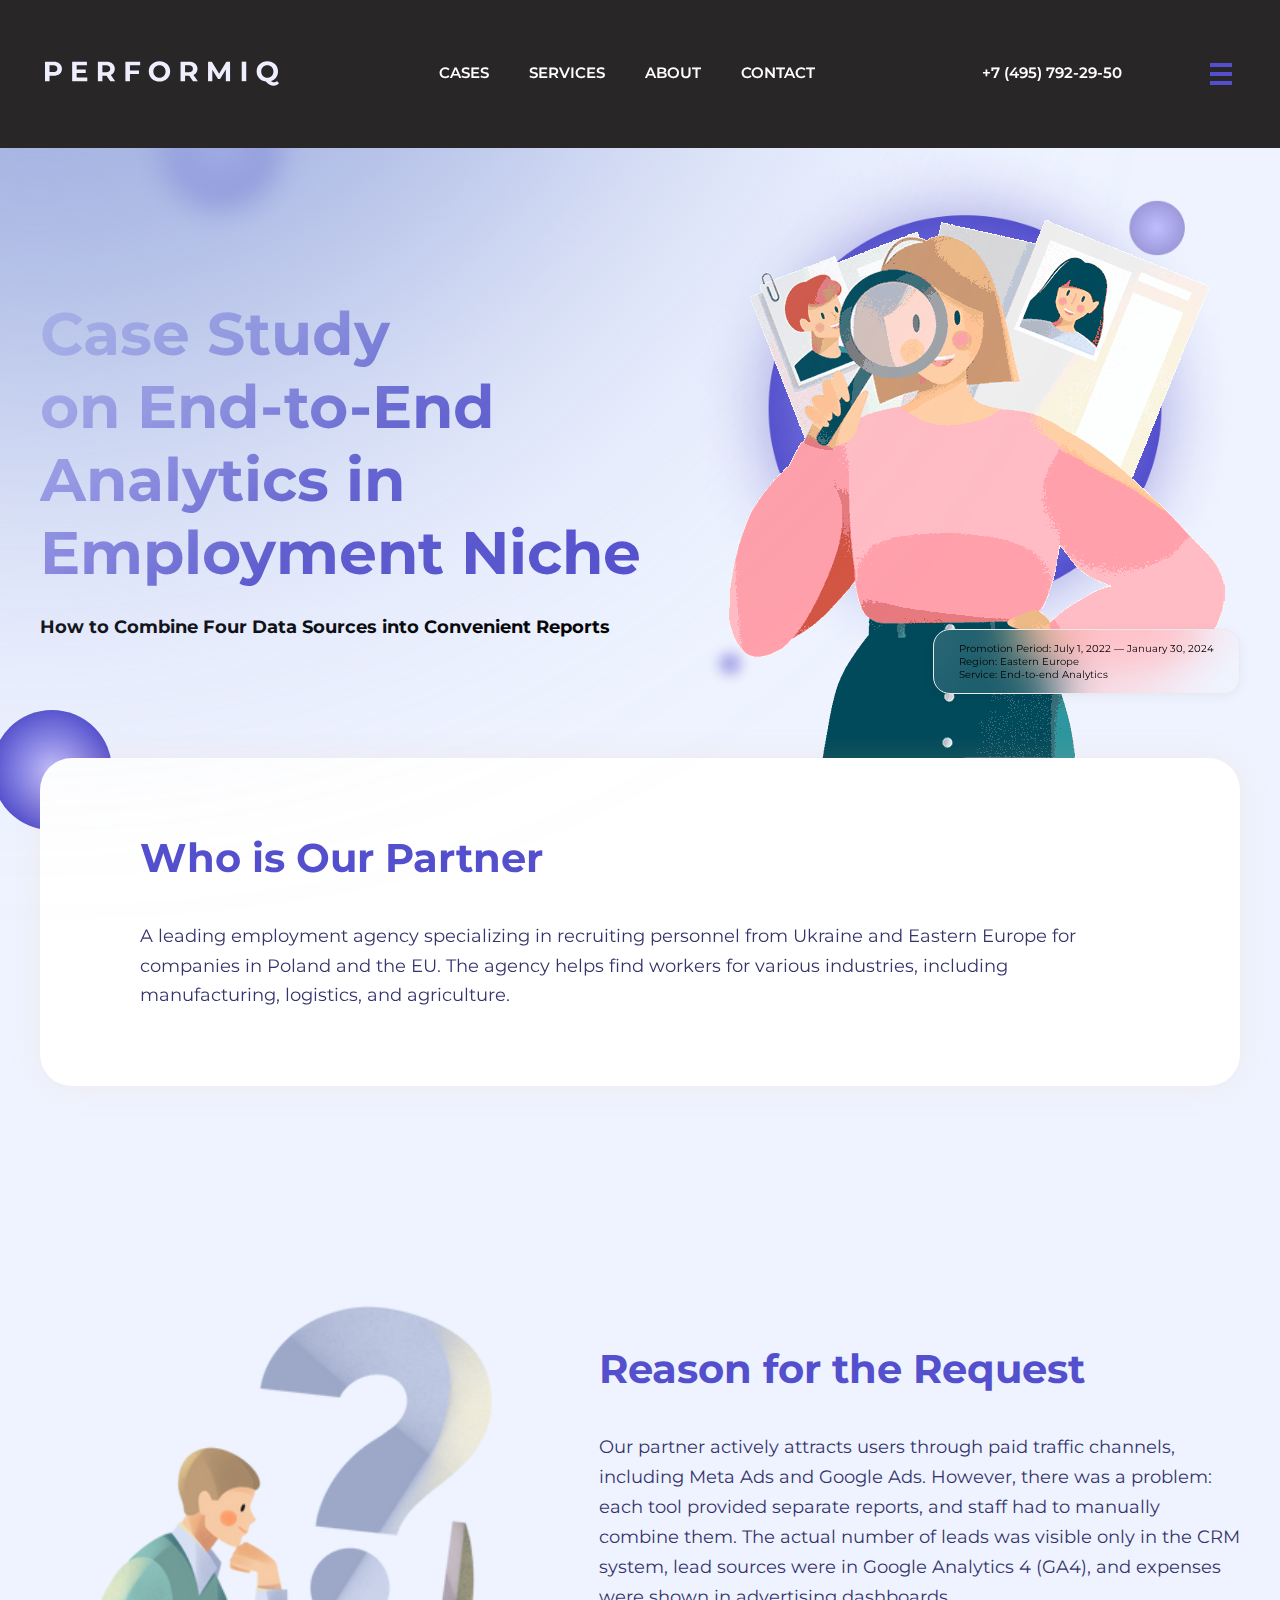
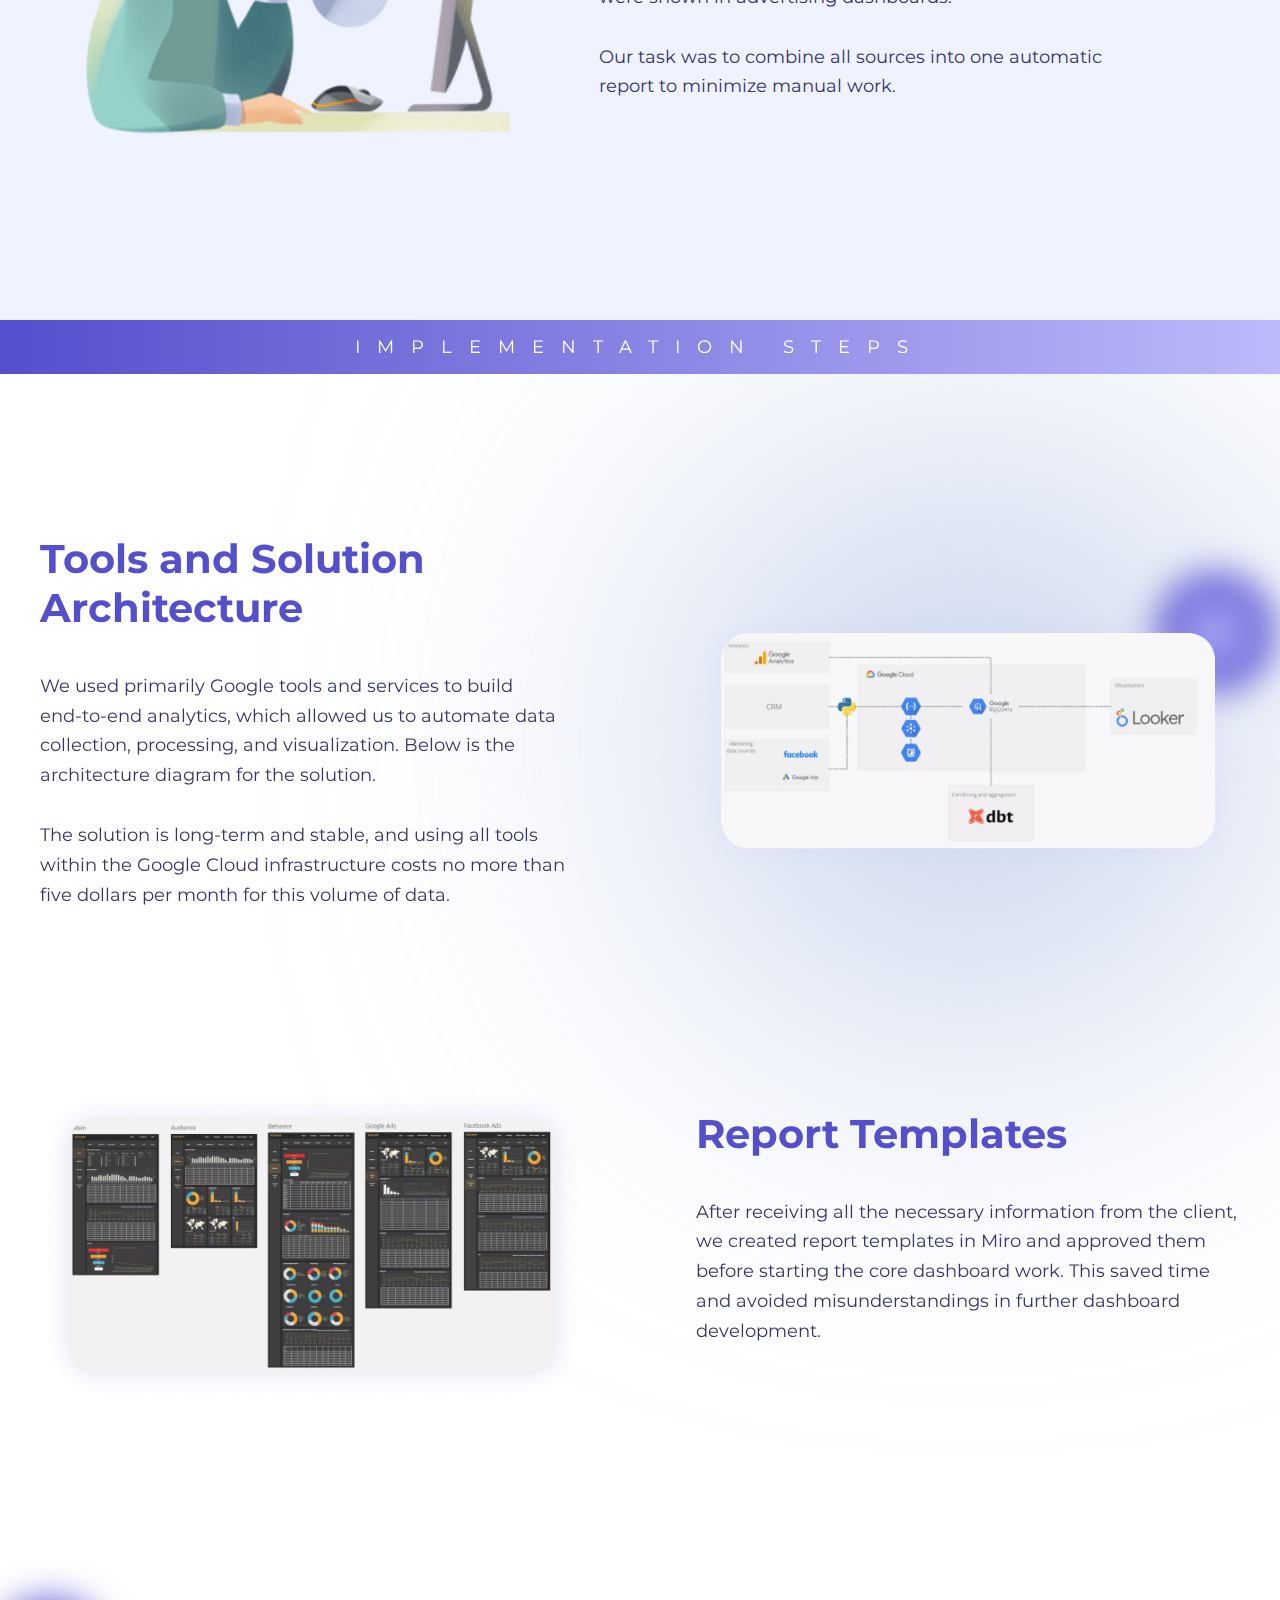
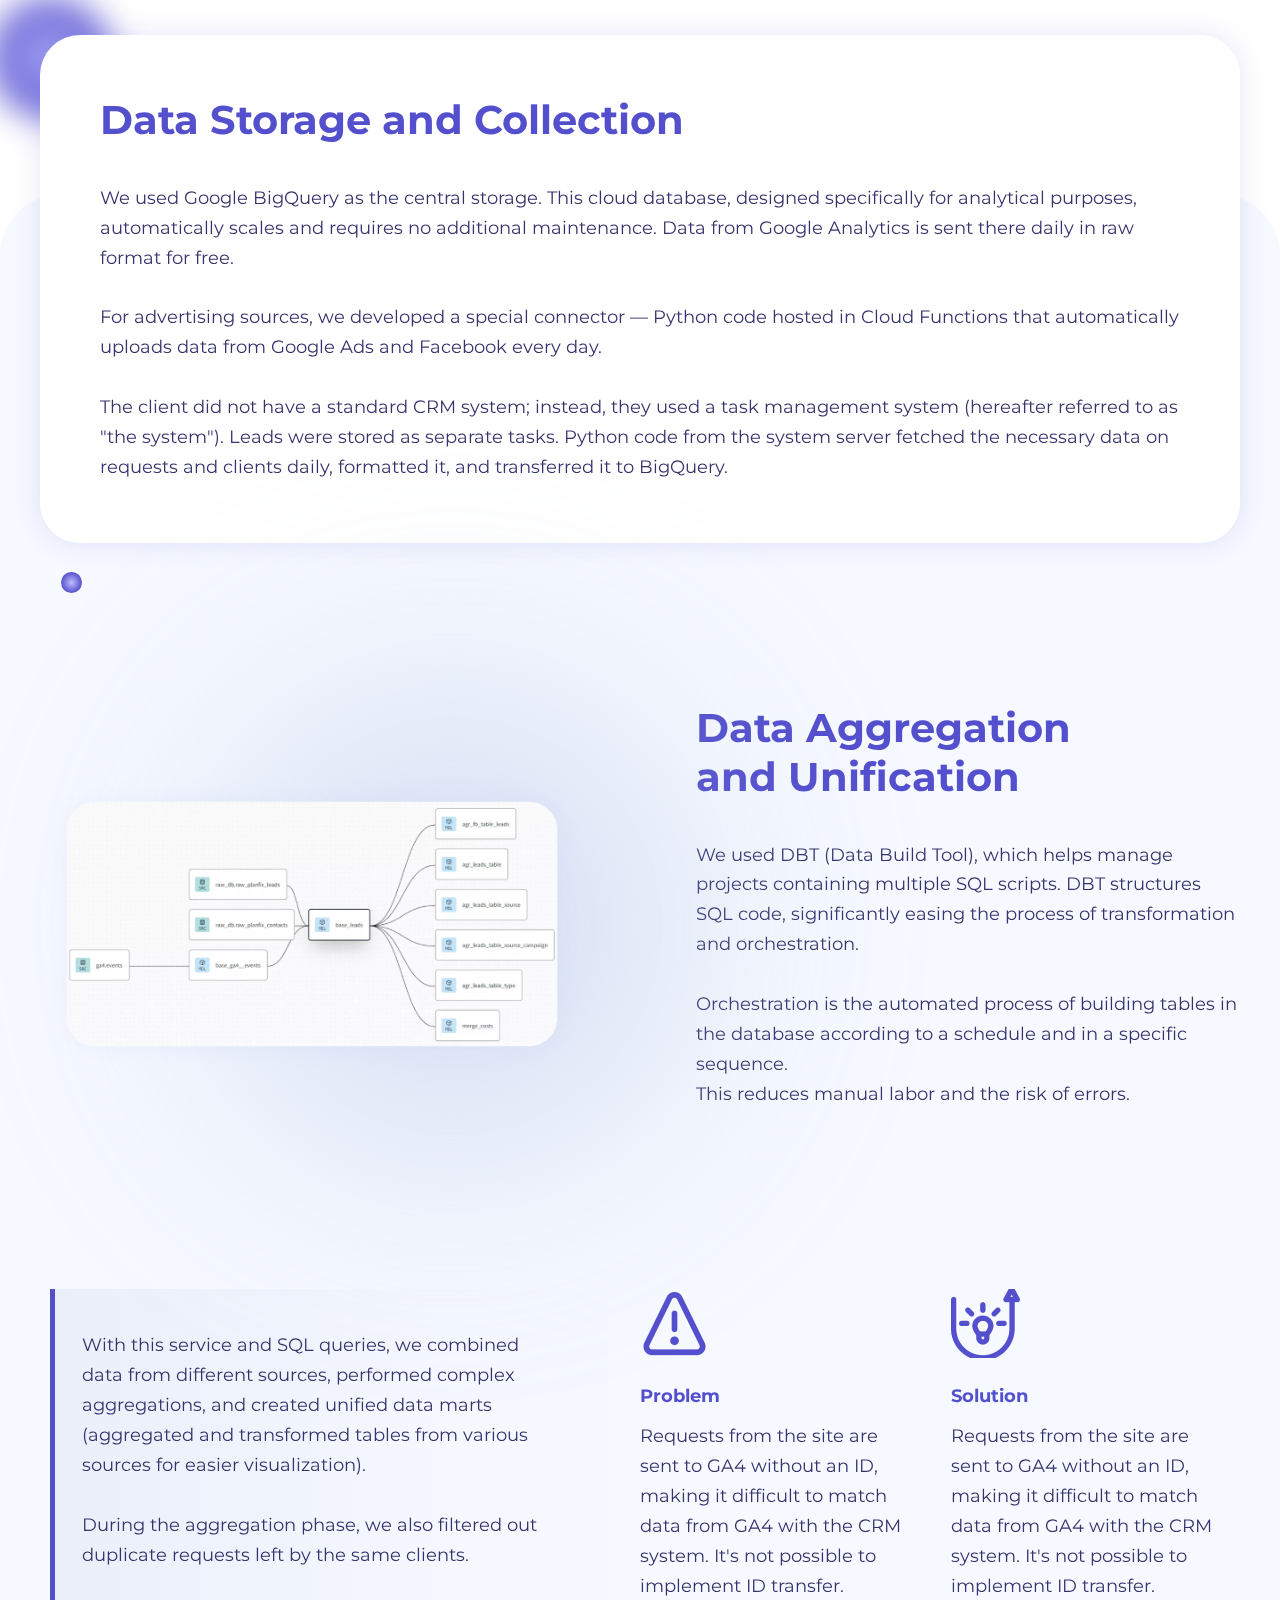
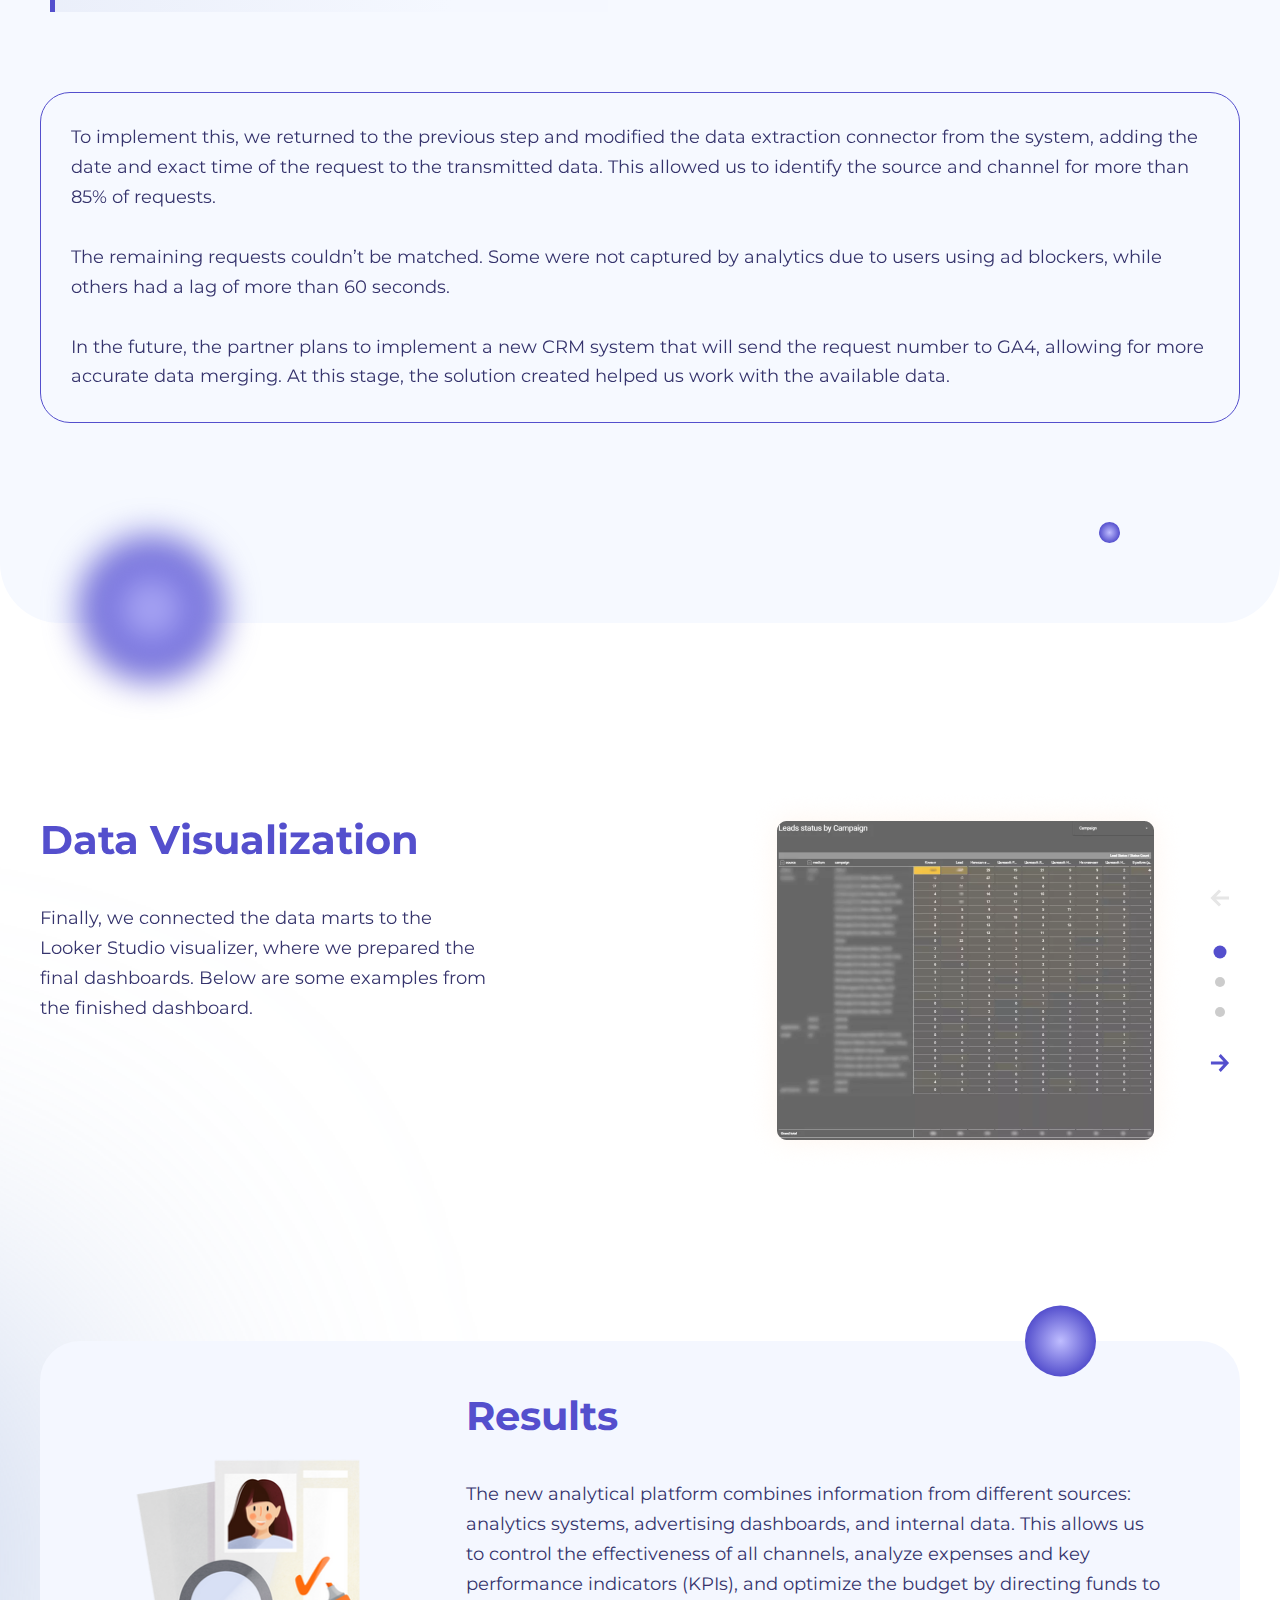
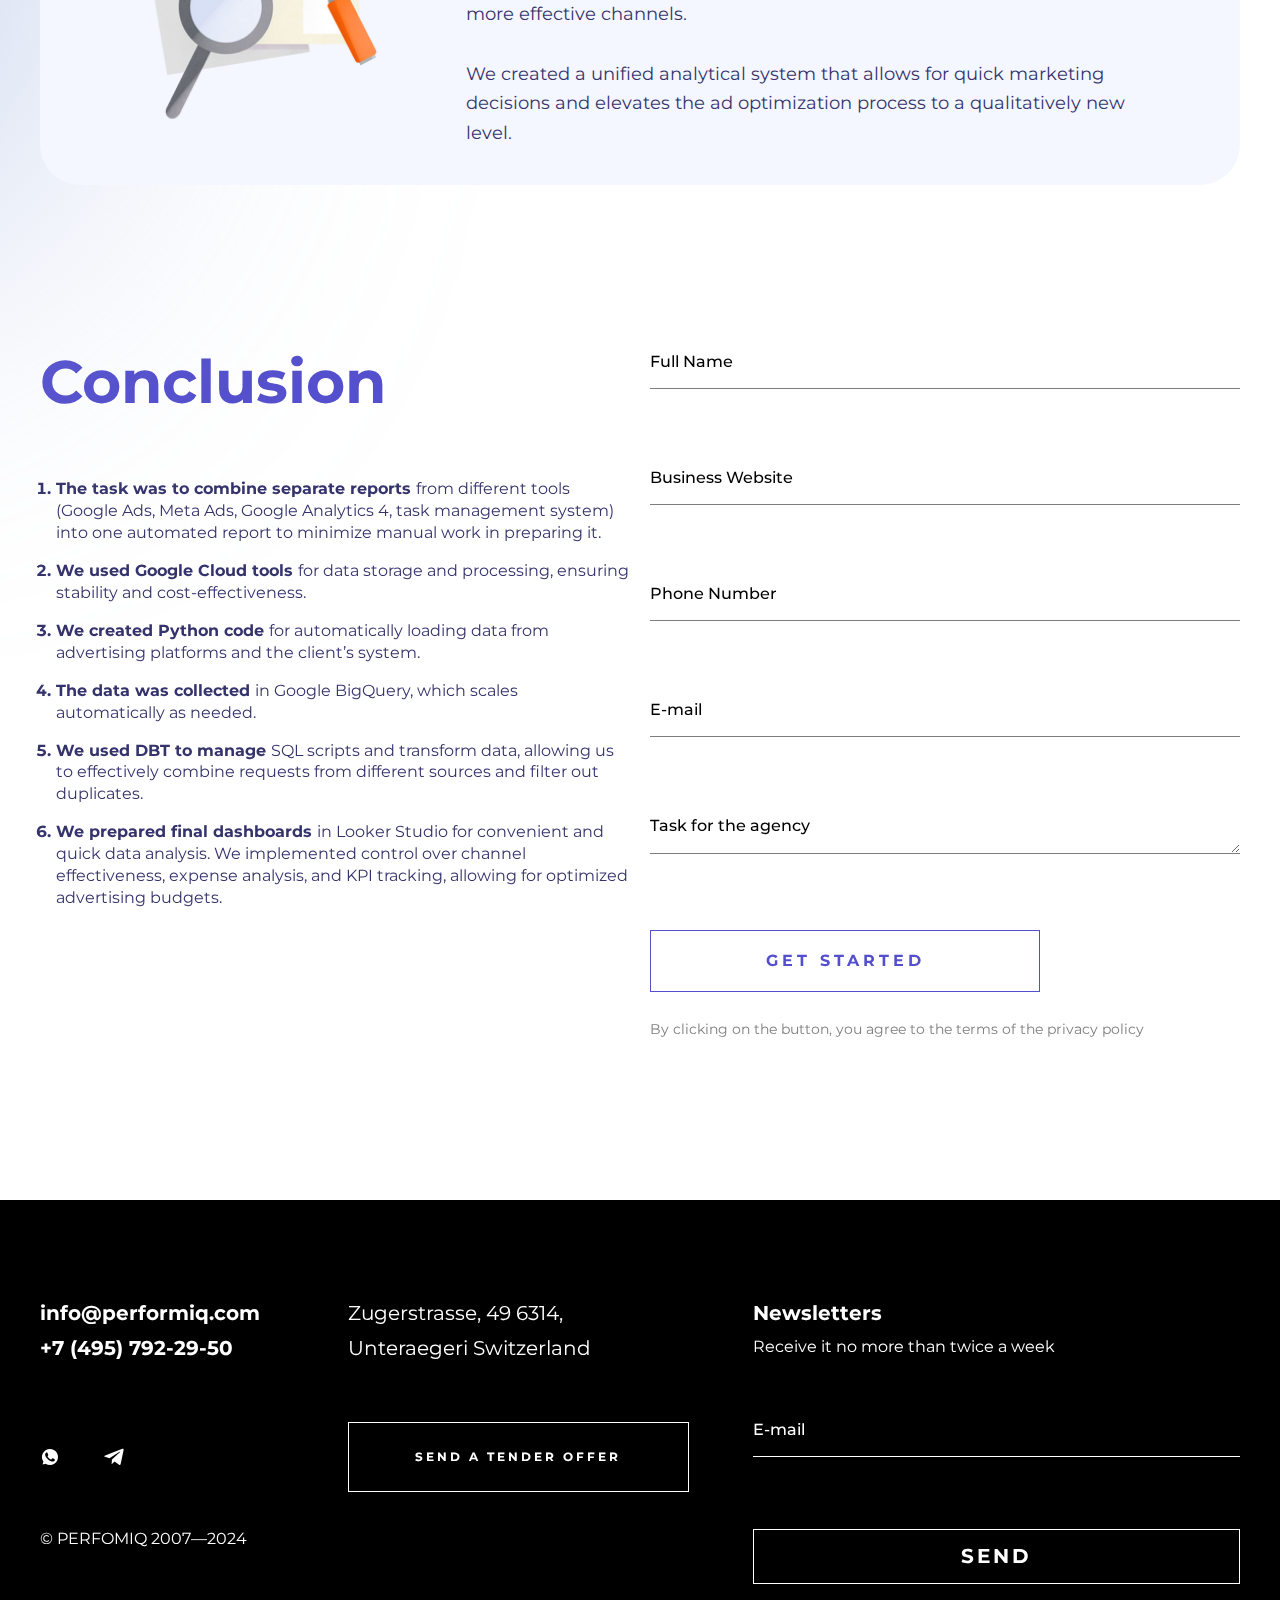
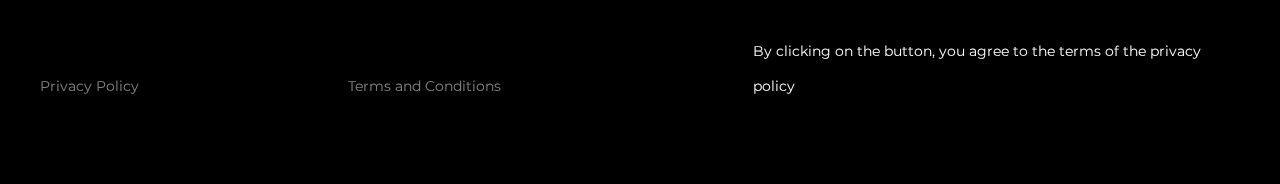
<file: case-study.html>
<!DOCTYPE html>
<html lang="en">
	<head>
	<meta charset="UTF-8" />
	<meta name="viewport" content="width=device-width, initial-scale=1.0" />
	<meta name="description" content="We work with multiple channels to help improve your website's performance, increase brand awareness, and optimize conversions." />
	<meta name="keywords" content="SEO, email marketing, usability, website optimization, conversion rate optimization" />
	<meta name="author" content="Performiq" />
	<link rel="icon" type="image/svg+xml" href="img/logo-desktop.svg" />

	<link rel="preconnect" href="https://fonts.googleapis.com" />
	<link rel="preconnect" href="https://fonts.gstatic.com" crossorigin />
	<link href="https://fonts.googleapis.com/css2?family=Montserrat:wght@100..900&display=swap" rel="stylesheet" media="print" onload="this.media='all'" />

	<link rel="preload" href="https://cdn.jsdelivr.net/npm/swiper@11/swiper-bundle.min.css" as="style" onload="this.rel='stylesheet'" />
	<noscript>
		<link href="https://fonts.googleapis.com/css2?family=Montserrat:wght@100..900&display=swap" rel="stylesheet" />
		<link rel="stylesheet" href="https://cdn.jsdelivr.net/npm/swiper@11/swiper-bundle.min.css" />
	</noscript>
	<link rel="stylesheet" href="./styles/style.css" />
	<title>Case Study on End-to-End Analytics in Employment Niche</title>
</head>

	<body class="case-study">
		<div class="menu" id="menu">
			<div class="menu__container">
				<div class="menu__top">
					<a href="#" class="menu__logo logo">
						<img src="img/logo-desktop.svg" alt="logo" />
					</a>
					<div class="menu__close">&times;</div>
				</div>
				<ul class="menu__list">
					<li class="menu__item">
						<a href="#" class="menu__link">SEO</a>
					</li>
					<li class="menu__item">
						<a href="#" class="menu__link">Email-marketing</a>
					</li>
					<li class="menu__item">
						<a href="#" class="menu__link">Programmatic</a>
					</li>
					<li class="menu__item">
						<a href="#" class="menu__link">Conversion Optimisation</a>
					</li>
					<li class="menu__item">
						<a href="#" class="menu__link">Social Media Ads</a>
					</li>
					<li class="menu__item">
						<a href="#" class="menu__link">Google Ads</a>
					</li>
				</ul>
				<div class="menu__bottom">
					<div class="menu__info">
						<address class="menu__address">Zugerstrasse, 49 6314,<br />Unteraegeri Switzerland</address>
						<div class="menu__number">+7 (495) 792-29-508</div>
						<div class="menu__email">info@performiq.com</div>
					</div>
					<div class="menu__socials">
						<a aria-label="link to whatsapp" href="#" class="menu__socials-link">
							<img loading="lazy" src="img/icons/whatsapp-icon_dark.svg" alt="whatsapp icon" />
						</a>
						<a aria-label="link to telegram" href="#" class="menu__socials-link">
							<img loading="lazy" src="img/icons/telegram-icon_dark.svg" alt="telegram icon" />
						</a>
					</div>
				</div>
			</div>
		</div>
		<header class="header header__dark">
			<div class="header__container">
				<a href="#" class="logo">
					<img src="img/logo-white.svg" alt="logo" />
				</a>
				<nav class="nav-header">
					<ul class="nav-header__list">
						<li class="nav-header__item">
							<a href="#" class="nav-header__link">cases</a>
						</li>
						<li class="nav-header__item">
							<a href="#" class="nav-header__link">Services</a>
						</li>
						<li class="nav-header__item">
							<a href="#" class="nav-header__link">ABOUT</a>
						</li>
						<li class="nav-header__item">
							<a href="#" class="nav-header__link">Contact</a>
						</li>
					</ul>
				</nav>
				<div class="nav-header__right">
					<a href="tel:+74957922950" class="nav-header__phone-number">+7 (495) 792-29-50</a>
					<div class="nav-header__menu">
						<div class="burger burger_purple">
							<span></span>
							<span></span>
							<span></span>
						</div>
					</div>
				</div>
			</div>
			<div class="header__progress-bar progress-bar">
				<div class="progress-bar__line progress-bar__line_purple"><span></span></div>
				<div class="progress-bar__container">
					<div class="progress-bar__menu">
						<ul class="progress-bar__list">
							<li class="progress-bar__item">
								<a href="#promotion-goals" class="progress-bar__link progress-bar__link_purple">GOAL</a>
							</li>
							<li class="progress-bar__item">
								<a href="#team-action" class="progress-bar__link progress-bar__link_purple">TOOLS</a>
							</li>
							<li class="progress-bar__item">
								<a href="#data-analytics" class="progress-bar__link progress-bar__link_purple">DATA</a>
							</li>
							<li class="progress-bar__item">
								<a href="#results-banner" class="progress-bar__link progress-bar__link_purple">RESULT</a>
							</li>
							<li class="progress-bar__item">
								<a href="#callback" class="progress-bar__link progress-bar__link_purple">CALLBACK</a>
							</li>
						</ul>
					</div>
				</div>
			</div>
		</header>

		<main class="main">
			<div class="bg-blue">
				<section class="hero hero__case case-study-hero">
					<div class="hero__container">
						<div class="hero__main">
							<h1 class="title-1 hero__title">Case Study<br />on End-to-End Analytics in Employment Niche</h1>
							<p class="hero__subtitle">How to Combine Four Data Sources into Convenient Reports</p>
						</div>
						<div class="hero__img">
							<img src="img/pages/case-study/hero/main-image.gif" alt="hr-manager" />
							<div class="hero__descr-content">
								<span>Promotion Period: July 1, 2022 — January 30, 2024</span>
								<span>Region: Eastern Europe</span>
								<span>Service: End-to-end Analytics</span>
							</div>
							<img class="hero__img-decoration" src="img/pages/case-study/hero/image-decoration.png" alt="decor" />
						</div>
					</div>
				</section>

				<article id="banner" class="banner">
					<div class="banner__container">
						<div class="banner__content">
							<h2 class="banner__title">Who is Our Partner</h2>
							<p class="banner__text">A leading employment agency specializing in recruiting personnel from Ukraine and Eastern Europe for companies in Poland and the EU. The agency helps find workers for various industries, including manufacturing, logistics, and agriculture.</p>
						</div>
					</div>
				</article>
				<section id="promotion-goals" class="promotion-goals">
					<div class="promotion-goals__container">
						<div class="promotion-goals__img">
							<img src="img/pages/case-study/reason/shine-young-man-thinking-about-work-issues-question.png" alt="shine-young-man-thinking-about-work-issues-question" />
						</div>
						<div class="promotion-goals__content">
							<h2 class="promotion-goals__title">Reason for the Request</h2>
							<p class="promotion-goals__text">Our partner actively attracts users through paid traffic channels, including Meta Ads and Google Ads. However, there was a problem: each tool provided separate reports, and staff had to manually combine them. The actual number of leads was visible only in the CRM system, lead sources were in Google Analytics 4 (GA4), and expenses were shown in advertising dashboards.<br /><br />Our task was to combine all sources into one automatic<br />report to minimize manual work.</p>
						</div>
					</div>
				</section>
			</div>
			<section id="team-action" class="team-action">
				<h2 class="team-action__title">Implementation Steps</h2>
				<div class="team-action__container">
					<div class="team-action__item item-team-action">
						<div class="item-team-action__main">
							<div class="item-team-action__content">
								<h4 id="tools" class="item-team-action__subtitle">Tools and Solution Architecture</h4>
								<div class="item-team-action__img_mobile">
									<img src="img/pages/case-study/steps/step-1.png" alt="step 1" />
								</div>
								<p class="item-team-action__text">We used primarily Google tools and services to build<br />end-to-end analytics, which allowed us to automate data collection, processing, and visualization. Below is the architecture diagram for the solution. <br /><br />The solution is long-term and stable, and using all tools within the Google Cloud infrastructure costs no more than five dollars per month for this volume of data.</p>
							</div>
							<div class="item-team-action__img">
								<img src="img/pages/case-study/steps/step-1.png" alt="step 1" />
							</div>
						</div>
					</div>
					<div class="team-action__item item-team-action">
						<div class="item-team-action__main">
							<div class="item-team-action__img">
								<img src="img/pages/case-study/steps/step-2.png" alt="step 2" />
							</div>
							<div class="item-team-action__content">
								<h4 class="item-team-action__subtitle">Report Templates</h4>
								<div class="item-team-action__img_mobile">
									<img src="img/pages/case-study/steps/step-2.png" alt="step 2" />
								</div>
								<p class="item-team-action__text">After receiving all the necessary information from the client, we created report templates in Miro and approved them before starting the core dashboard work. This saved time and avoided misunderstandings in further dashboard development.</p>
							</div>
						</div>
					</div>
				</div>
			</section>
			<section id="data-analytics" class="bg-blue_rounded">
				<div class="banner-hero__container">
					<div class="hero__banner banner-hero">
						<h3 class="banner-hero__title">Data Storage and Collection</h3>
						<p class="banner-hero__text">We used Google BigQuery as the central storage. This cloud database, designed specifically for analytical purposes, automatically scales and requires no additional maintenance. Data from Google Analytics is sent there daily in raw format for free. <br /><br />For advertising sources, we developed a special connector — Python code hosted in Cloud Functions that automatically uploads data from Google Ads and Facebook every day. <br /><br />The client did not have a standard CRM system; instead, they used a task management system (hereafter referred to as "the system"). Leads were stored as separate tasks. Python code from the system server fetched the necessary data on requests and clients daily, formatted it, and transferred it to BigQuery.</p>
					</div>
					<div class="team-action__item item-team-action">
						<div class="item-team-action__main">
							<div class="item-team-action__img">
								<img src="img/pages/case-study/steps/data-aggregation.png" alt="data-aggregation" />
							</div>
							<div class="item-team-action__content">
								<h4 class="item-team-action__subtitle">Data Aggregation<br />and Unification</h4>
								<div class="item-team-action__img_mobile">
									<img src="img/pages/case-study/steps/data-aggregation.png" alt="data-aggregation" />
								</div>
								<p class="item-team-action__text">We used DBT (Data Build Tool), which helps manage projects containing multiple SQL scripts. DBT structures SQL code, significantly easing the process of transformation and orchestration. <br /><br />Orchestration is the automated process of building tables in the database according to a schedule and in a specific sequence.<br />This reduces manual labor and the risk of errors.</p>
							</div>
						</div>
					</div>
					<section class="problem-solution">
	<div class="problem-solution__container">
		<div class="problem-solution__block">With this service and SQL queries, we combined data from different sources, performed complex aggregations, and created unified data marts (aggregated and transformed tables from various sources for easier visualization). <br /><br />During the aggregation phase, we also filtered out duplicate requests left by the same clients.</div>
		<div class="problem-solution__item item-problem-solution">
			<div class="item-problem-solution__icon">
				<img src="img/pages/case-study/problem-solution/problem-icon.png" alt="problem-icon" />
			</div>
			<div class="item-problem-solution__title">Problem</div>
			<p class="item-problem-solution__text">Requests from the site are sent to GA4 without an ID, making it difficult to match data from GA4 with the CRM system. It's not possible to implement ID transfer.</p>
		</div>
		<div class="problem-solution__item item-problem-solution">
			<div class="item-problem-solution__icon">
				<img src="img/pages/case-study/problem-solution/solution-icon.png" alt="solution-icon" />
			</div>
			<div class="item-problem-solution__title">Solution</div>
			<p class="item-problem-solution__text">Requests from the site are sent to GA4 without an ID, making it difficult to match data from GA4 with the CRM system. It's not possible to implement ID transfer.</p>
		</div>
	</div>
</section>

					<article class="banner-border">
						<p class="banner-border__content">To implement this, we returned to the previous step and modified the data extraction connector from the system, adding the date and exact time of the request to the transmitted data. This allowed us to identify the source and channel for more than 85% of requests. <br /><br />The remaining requests couldn’t be matched. Some were not captured by analytics due to users using ad blockers, while others had a lag of more than 60 seconds. <br /><br />In the future, the partner plans to implement a new CRM system that will send the request number to GA4, allowing for more accurate data merging. At this stage, the solution created helped us work with the available data.</p>
					</article>
				</div>
			</section>
			<section class="data-visualization">
	<div class="data-visualization__container">
		<div class="data-visualization__content">
			<h2 class="data-visualization__title">Data Visualization</h2>
			<p class="data-visualization__text">Finally, we connected the data marts to the Looker Studio visualizer, where we prepared the final dashboards. Below are some examples from the finished dashboard.</p>
		</div>
		<div class="data-visualization__slider swiper">
			<div class="data-visualization__wrapper swiper-wrapper">
				<div class="data-visualization__slide swiper-slide">
					<div class="data-visualization__img">
						<img src="img/pages/case-study/data-visualization/data-visualization-slide-1.png" alt="data-visualization-slide" />
					</div>
					<div class="slider-navigation data-visualization__navigation">
						<button class="slider-navigation__arrow slider-navigation__arrow-prev data-visualization__arrow data-visualization__arrow_prev">
							<svg xmlns="http://www.w3.org/2000/svg" width="24" height="24" viewBox="0 0 24 24">
								<path fill-rule="evenodd" clip-rule="evenodd" d="M8.12155 10.5001H21.0002V13.5001H8.12155L13.0609 18.4395L10.9396 20.5608L2.37891 12.0001L10.9396 3.43945L13.0609 5.56077L8.12155 10.5001Z" />
							</svg>
						</button>
						<div class="slider-navigation__bullets data-visualization__bullets"></div>
						<button class="slider-navigation__arrow slider-navigation__arrow-next data-visualization__arrow data-visualization__arrow_next">
							<svg xmlns="http://www.w3.org/2000/svg" width="24" height="24" viewBox="0 0 24 24">
								<path fill-rule="evenodd" clip-rule="evenodd" d="M15.4775 13.5568H2.92383V10.4428H15.4775L10.6628 5.31571L12.7306 3.11377L21.0752 11.9998L12.7306 20.8858L10.6628 18.6838L15.4775 13.5568Z" />
							</svg>
						</button>
					</div>
				</div>
				<div class="data-visualization__slide swiper-slide">
					<div class="data-visualization__img">
						<img src="img/pages/case-study/data-visualization/data-visualization-slide-2.png" alt="data-visualization-slide" />
					</div>
					<div class="slider-navigation data-visualization__navigation">
						<button class="slider-navigation__arrow slider-navigation__arrow-prev data-visualization__arrow data-visualization__arrow_prev">
							<svg xmlns="http://www.w3.org/2000/svg" width="24" height="24" viewBox="0 0 24 24">
								<path fill-rule="evenodd" clip-rule="evenodd" d="M8.12155 10.5001H21.0002V13.5001H8.12155L13.0609 18.4395L10.9396 20.5608L2.37891 12.0001L10.9396 3.43945L13.0609 5.56077L8.12155 10.5001Z" />
							</svg>
						</button>
						<div class="slider-navigation__bullets data-visualization__bullets"></div>
						<button class="slider-navigation__arrow slider-navigation__arrow-next data-visualization__arrow data-visualization__arrow_next">
							<svg xmlns="http://www.w3.org/2000/svg" width="24" height="24" viewBox="0 0 24 24">
								<path fill-rule="evenodd" clip-rule="evenodd" d="M15.4775 13.5568H2.92383V10.4428H15.4775L10.6628 5.31571L12.7306 3.11377L21.0752 11.9998L12.7306 20.8858L10.6628 18.6838L15.4775 13.5568Z" />
							</svg>
						</button>
					</div>
				</div>
				<div class="data-visualization__slide swiper-slide">
					<div class="data-visualization__img">
						<img src="img/pages/case-study/data-visualization/data-visualization-slide-3.png" alt="data-visualization-slide" />
					</div>
					<div class="slider-navigation data-visualization__navigation">
						<button class="slider-navigation__arrow slider-navigation__arrow-prev data-visualization__arrow data-visualization__arrow_prev">
							<svg xmlns="http://www.w3.org/2000/svg" width="24" height="24" viewBox="0 0 24 24">
								<path fill-rule="evenodd" clip-rule="evenodd" d="M8.12155 10.5001H21.0002V13.5001H8.12155L13.0609 18.4395L10.9396 20.5608L2.37891 12.0001L10.9396 3.43945L13.0609 5.56077L8.12155 10.5001Z" />
							</svg>
						</button>
						<div class="slider-navigation__bullets data-visualization__bullets"></div>
						<button class="slider-navigation__arrow slider-navigation__arrow-next data-visualization__arrow data-visualization__arrow_next">
							<svg xmlns="http://www.w3.org/2000/svg" width="24" height="24" viewBox="0 0 24 24">
								<path fill-rule="evenodd" clip-rule="evenodd" d="M15.4775 13.5568H2.92383V10.4428H15.4775L10.6628 5.31571L12.7306 3.11377L21.0752 11.9998L12.7306 20.8858L10.6628 18.6838L15.4775 13.5568Z" />
							</svg>
						</button>
					</div>
				</div>
			</div>
		</div>
	</div>
</section>
 <section id="results-banner" class="results-banner">
	<div class="results-banner__container">
		<div class="results-banner__wrapper">
			<div class="results-banner__img">
				<img src="img/pages/case-study/results/shine-perfect-candidates-cv-found-1.png" alt="shine-perfect-candidates-cv-found" />
			</div>
			<div class="results-banner__content">
				<h2 class="results-banner__title">Results</h2>
				<div class="results-banner__img results-banner__img_mobile">
					<img src="img/pages/case-study/results/shine-perfect-candidates-cv-found-1.png" alt="shine-perfect-candidates-cv-found" />
				</div>
				<p class="results-banner__text">The new analytical platform combines information from different sources: analytics systems, advertising dashboards, and internal data. This allows us to control the effectiveness of all channels, analyze expenses and key performance indicators (KPIs), and optimize the budget by directing funds to more effective channels. <br /><br />We created a unified analytical system that allows for quick marketing decisions and elevates the ad optimization process to a qualitatively new level.</p>
			</div>
		</div>
	</div>
</section>


			<section id="callback" class="contact contact_purple">
				<div class="contact__container">
					<div class="contact__text">
						<h2 class="title-2 contact__title">Conclusion</h2>
						<ol class="contact__list">
							<li class="contact__list-item">The task was to combine separate reports <span>from different tools (Google Ads, Meta Ads, Google Analytics 4, task management system) into one automated report to minimize manual work in preparing it.</span></li>
							<li class="contact__list-item">We used Google Cloud tools <span>for data storage and processing, ensuring stability and cost-effectiveness.</span></li>
							<li class="contact__list-item">We created Python code <span>for automatically loading data from advertising platforms and the client’s system.</span></li>
							<li class="contact__list-item">The data was collected <span>in Google BigQuery, which scales automatically as needed.</span></li>
							<li class="contact__list-item">We used DBT to manage <span>SQL scripts and transform data, allowing us to effectively combine requests from different sources and filter out duplicates.</span></li>
							<li class="contact__list-item">We prepared final dashboards <span>in Looker Studio for convenient and quick data analysis. We implemented control over channel effectiveness, expense analysis, and KPI tracking, allowing for optimized advertising budgets.</span></li>
						</ol>
					</div>
					<form class="form contact__form" action="#" method="POST">
						<div class="input__wrapper">
							<input class="input form__input" type="text" id="input-name" name="name" placeholder="Full Name" />
							<label for="input-name"></label>
						</div>

						<div class="input__wrapper">
							<input class="input form__input" type="text" id="input-website" name="website" placeholder="Business Website" />
							<label for="input-website"></label>
						</div>

						<div class="input__wrapper">
							<input class="input form__input" type="text" id="input-number" name="number" placeholder="Phone Number" />
							<label for="input-number"></label>
						</div>

						<div class="input__wrapper">
							<input class="input form__input" type="email" id="input-email" name="email" placeholder="E-mail" />
							<label for="input-email"></label>
						</div>

						<div class="input__wrapper">
							<textarea class="input form__input" type="text" id="input-task" name="task" placeholder="Task for the agency"></textarea>
							<label for="input-task"></label>
						</div>
						<button type="submit" class="button form__button">Get Started</button>
						<div class="form__policy">By clicking on the button, you agree to the terms of the privacy policy</div>
					</form>
				</div>
			</section>
		</main>
		<footer class="footer footer_dark">
			<div class="footer__container">
				<div class="footer__contacts">
					<div class="footer__email">info@performiq.com</div>
					<div class="footer__number">+7 (495) 792-29-50</div>
				</div>
				<address class="footer__address footer__address_1">
					<div class="footer__address-title">Zugerstrasse, 49 6314, <br />Unteraegeri Switzerland</div>
				</address>

				<a href="#" class="button footer__button">Send a tender offer</a>
				<div class="footer__socials">
					<a href="#" aria-label="link to whatsapp" class="footer__socials-link">
						<img src="img/icons/whatsapp-icon_light.svg" alt="whatsapp" />
					</a>
					<a aria-label="link to telegram" href="#" class="footer__socials-link">
						<img src="img/icons/telegram-icon_light.svg" alt="telegram" />
					</a>
				</div>
				<form action="#" method="POST" class="footer__newsletters newsletters">
					<div class="title-4 newsletters__title">Newsletters</div>
					<p class="newsletters__subtitle">Receive it no more than twice a week</p>
					<div class="newsletters__input">
						<input autocomplete="off" id="newsletters-email" type="email" name="newsletters-email" placeholder="E-mail" class="input" />
						<label for="newsletters-email"></label>
						<div class="newsletters__confirm confirm-newsletters">
							<div class="confirm-newsletters__text">Confirm your subscription in the email</div>
							<button type="button" class="confirm-newsletters__close"></button>
						</div>
					</div>
					<button type="submit" class="button newsletters__button">SEND</button>
					<div class="newsletters__policy">By clicking on the button, you agree to the terms of the privacy policy</div>
				</form>
				<div class="footer__company">© PERFOMIQ 2007—2024</div>
				<a href="#" class="footer__policy">Privacy Policy</a>
				<a href="#" class="footer__terms">Terms and Conditions</a>
			</div>
		</footer>

		<script src="https://cdn.jsdelivr.net/npm/swiper@11/swiper-bundle.min.js"></script>
		<script src="js/index.js"></script>
	</body>
</html>
</file>
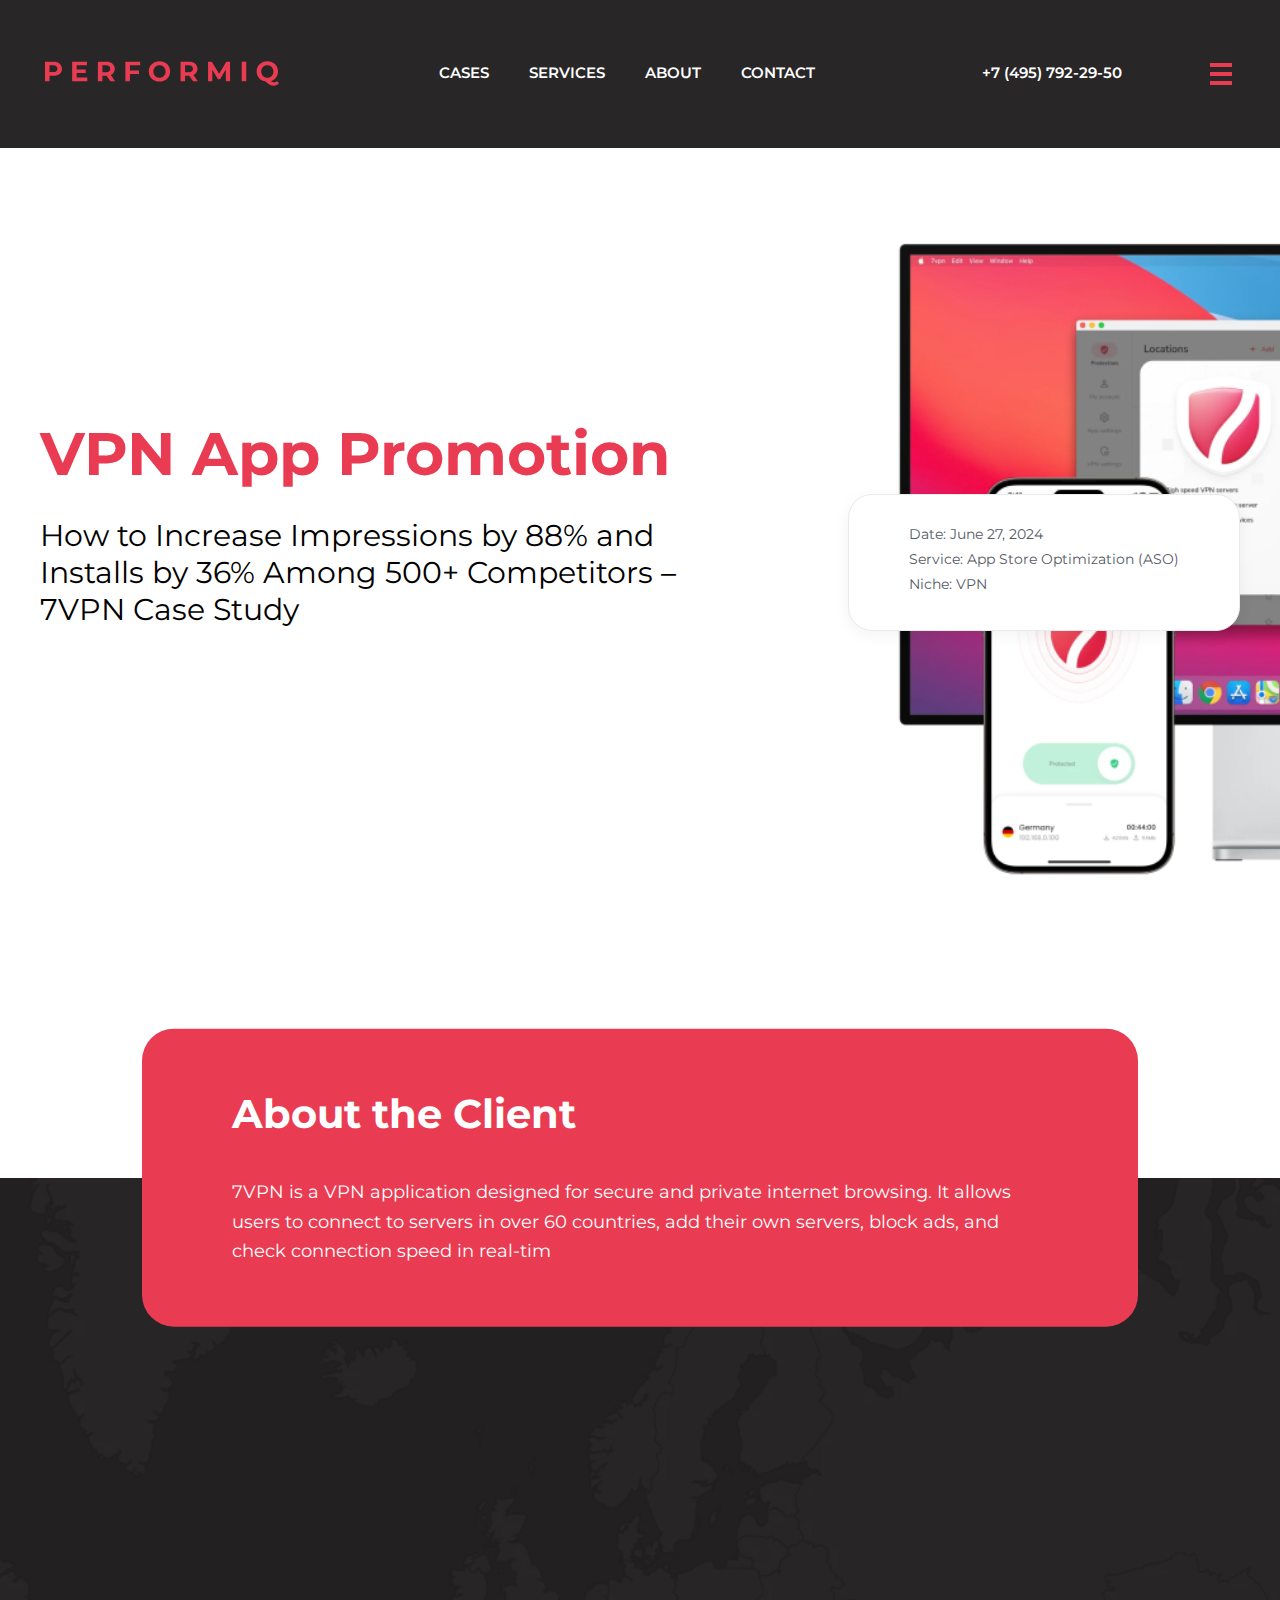
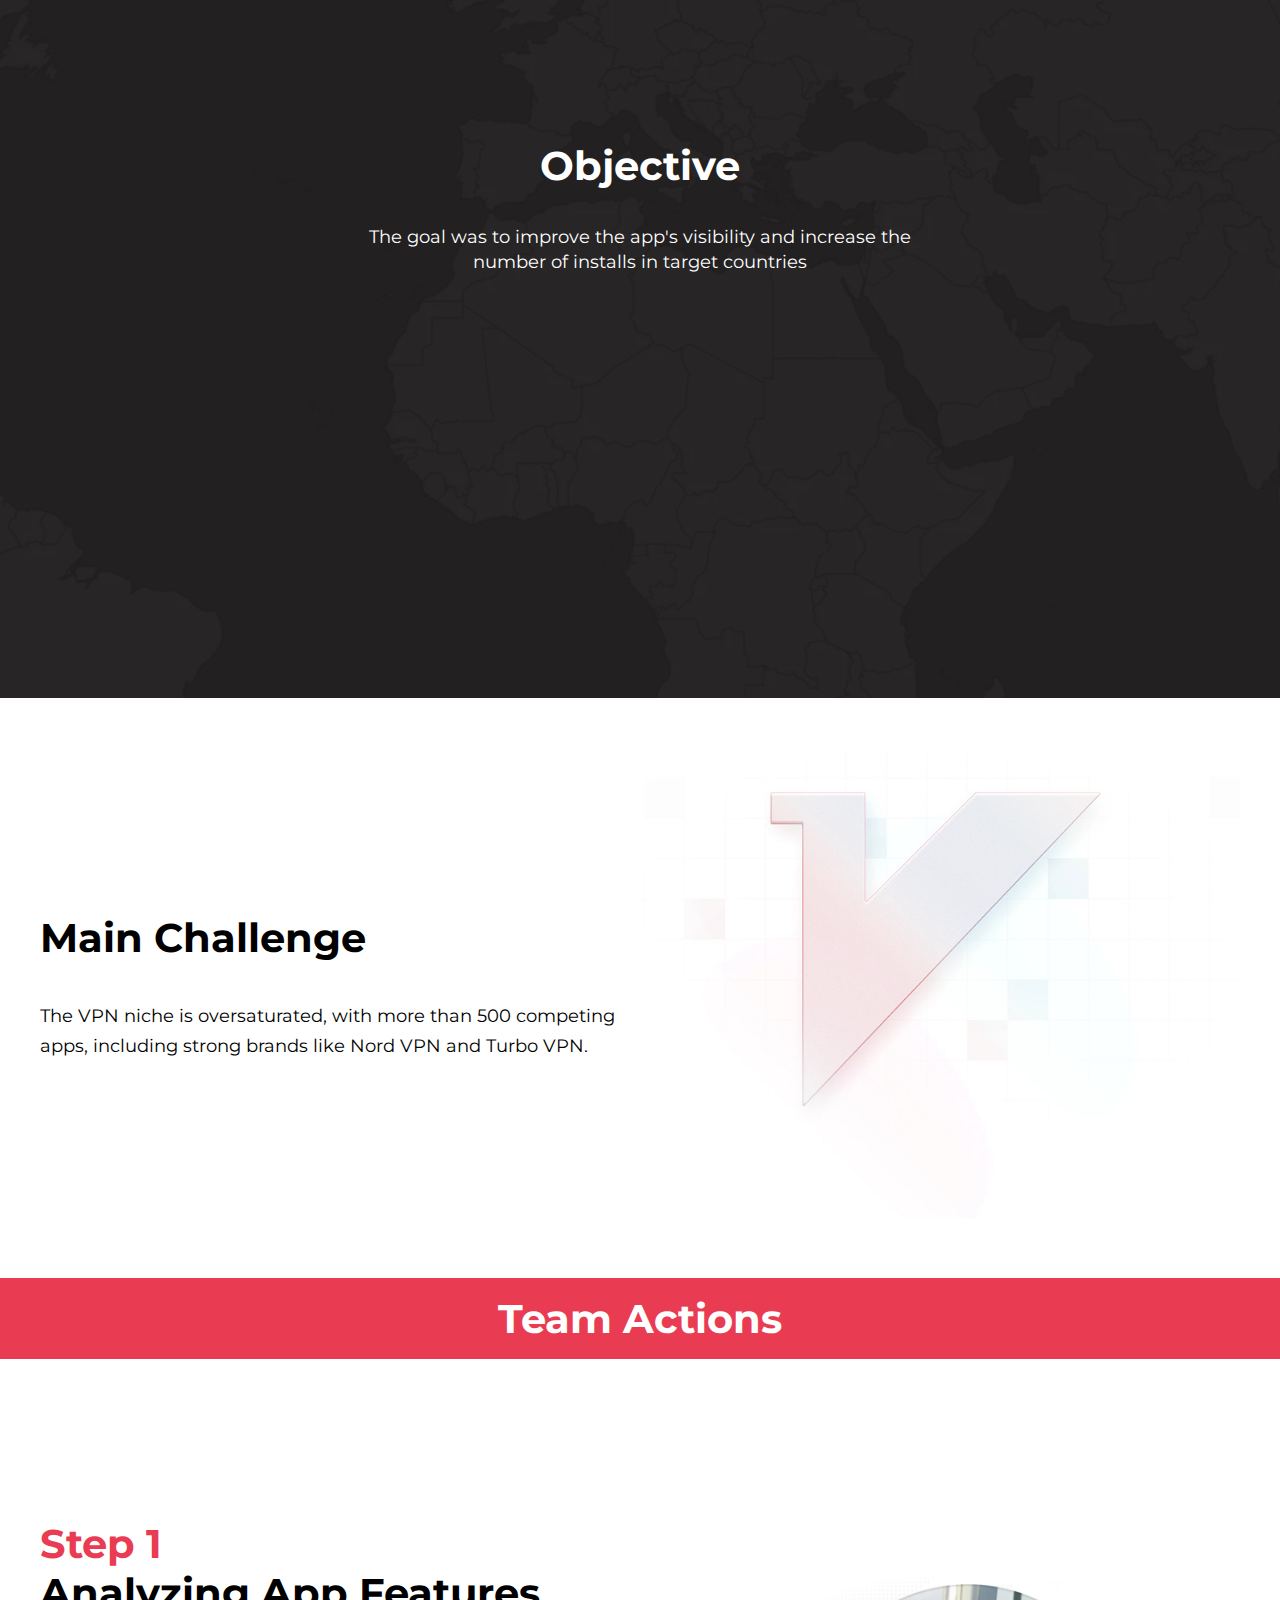
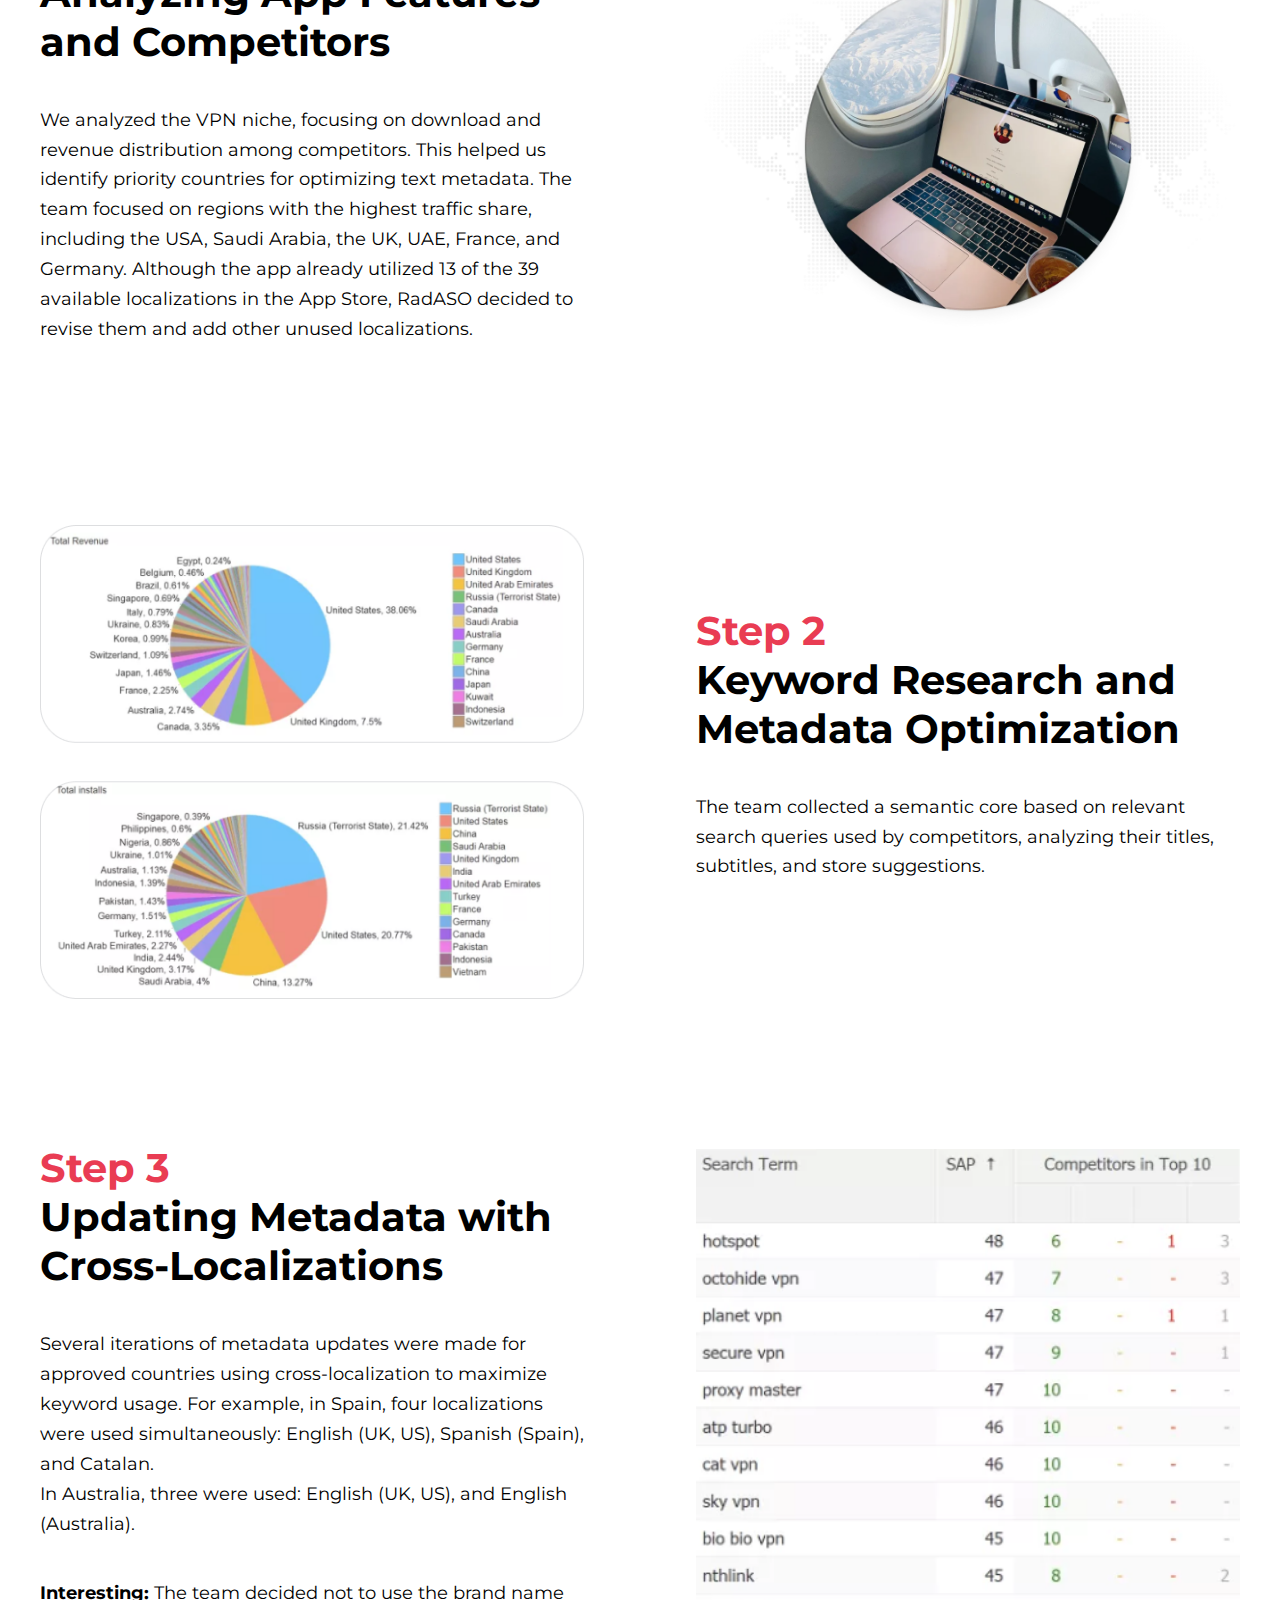
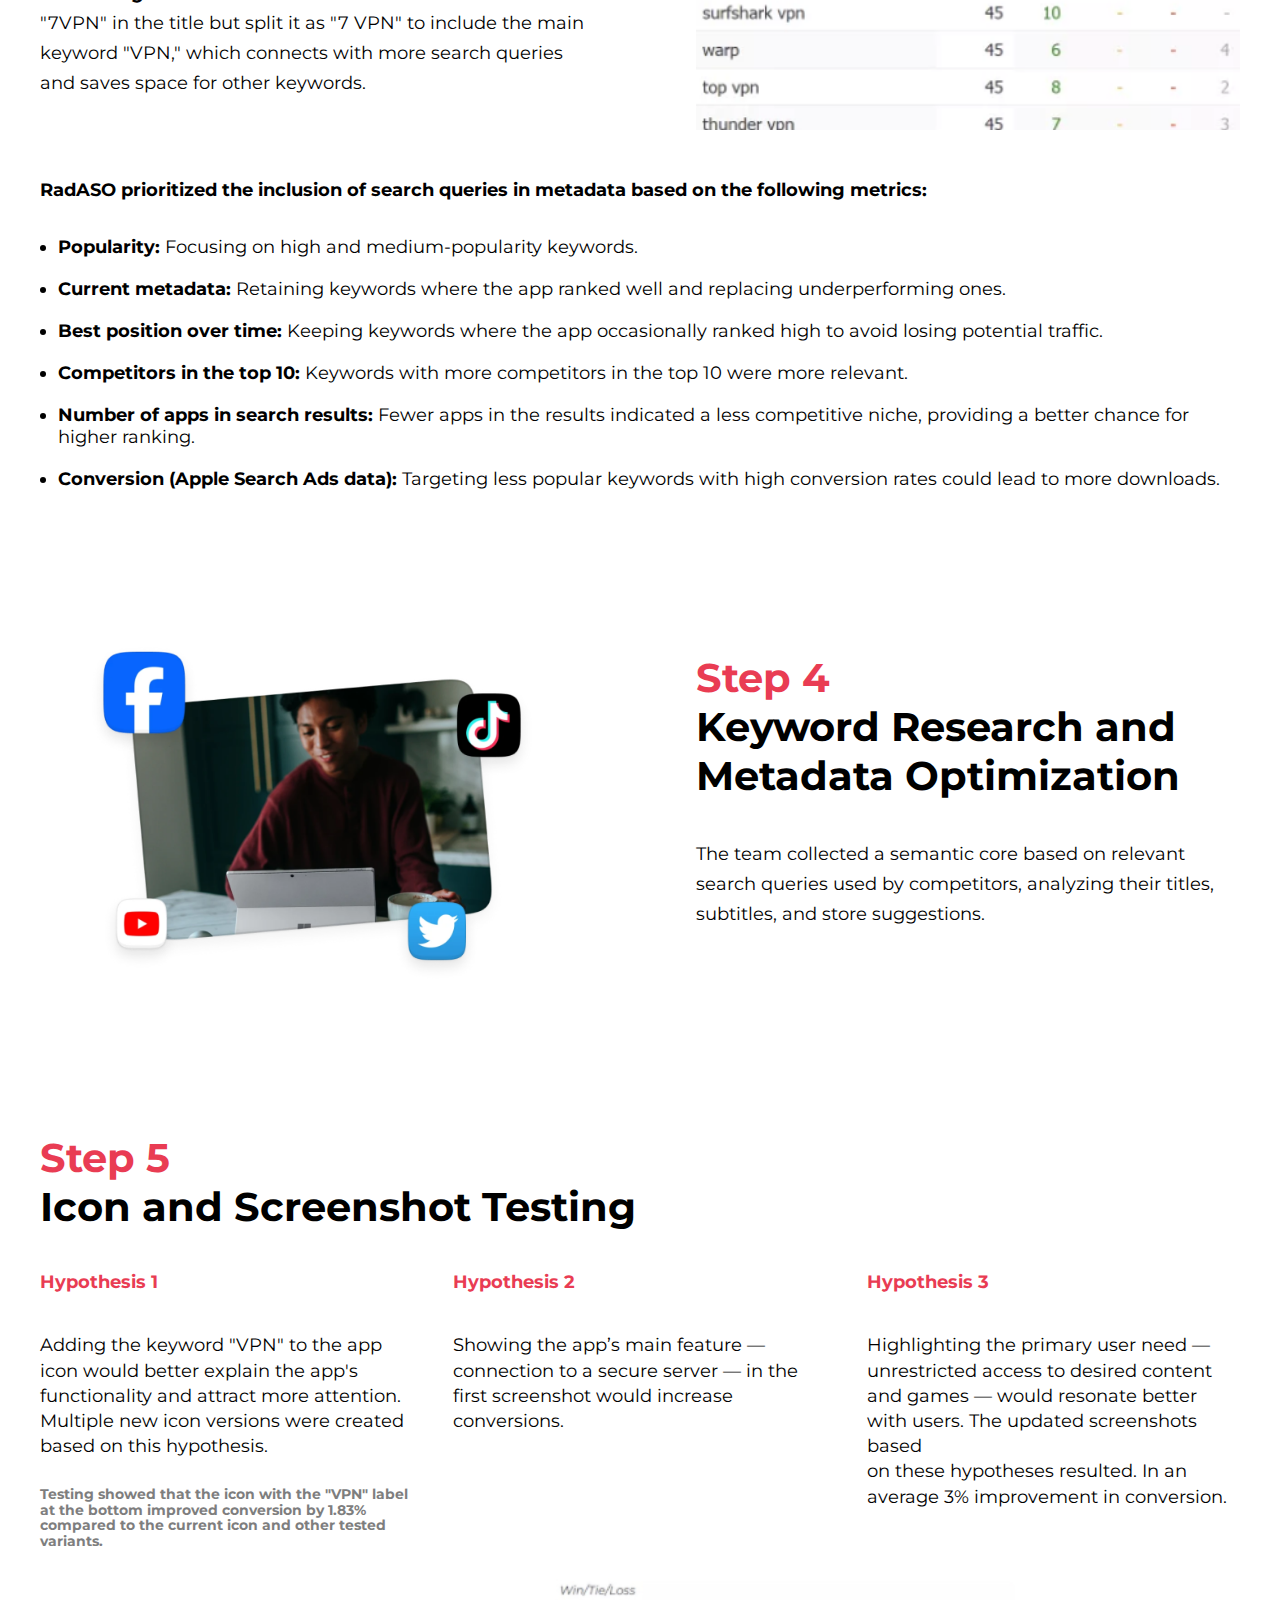
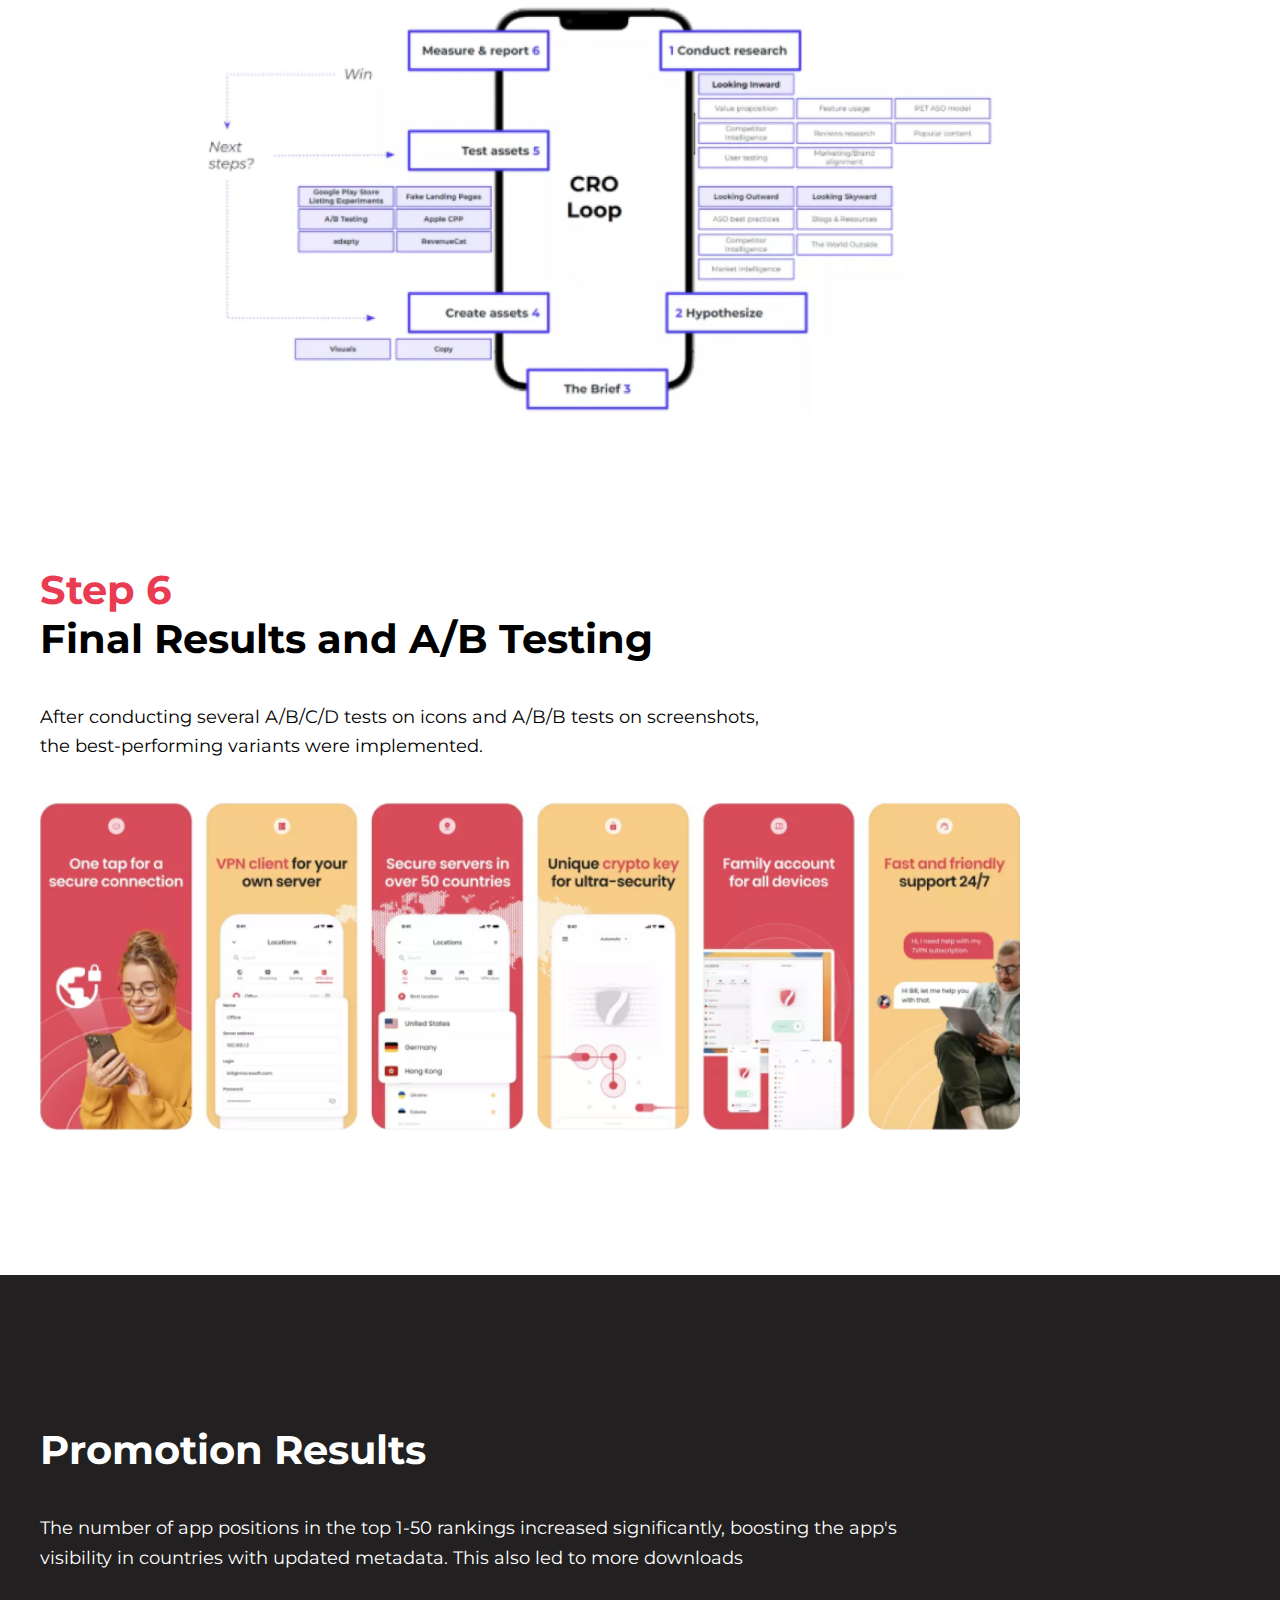
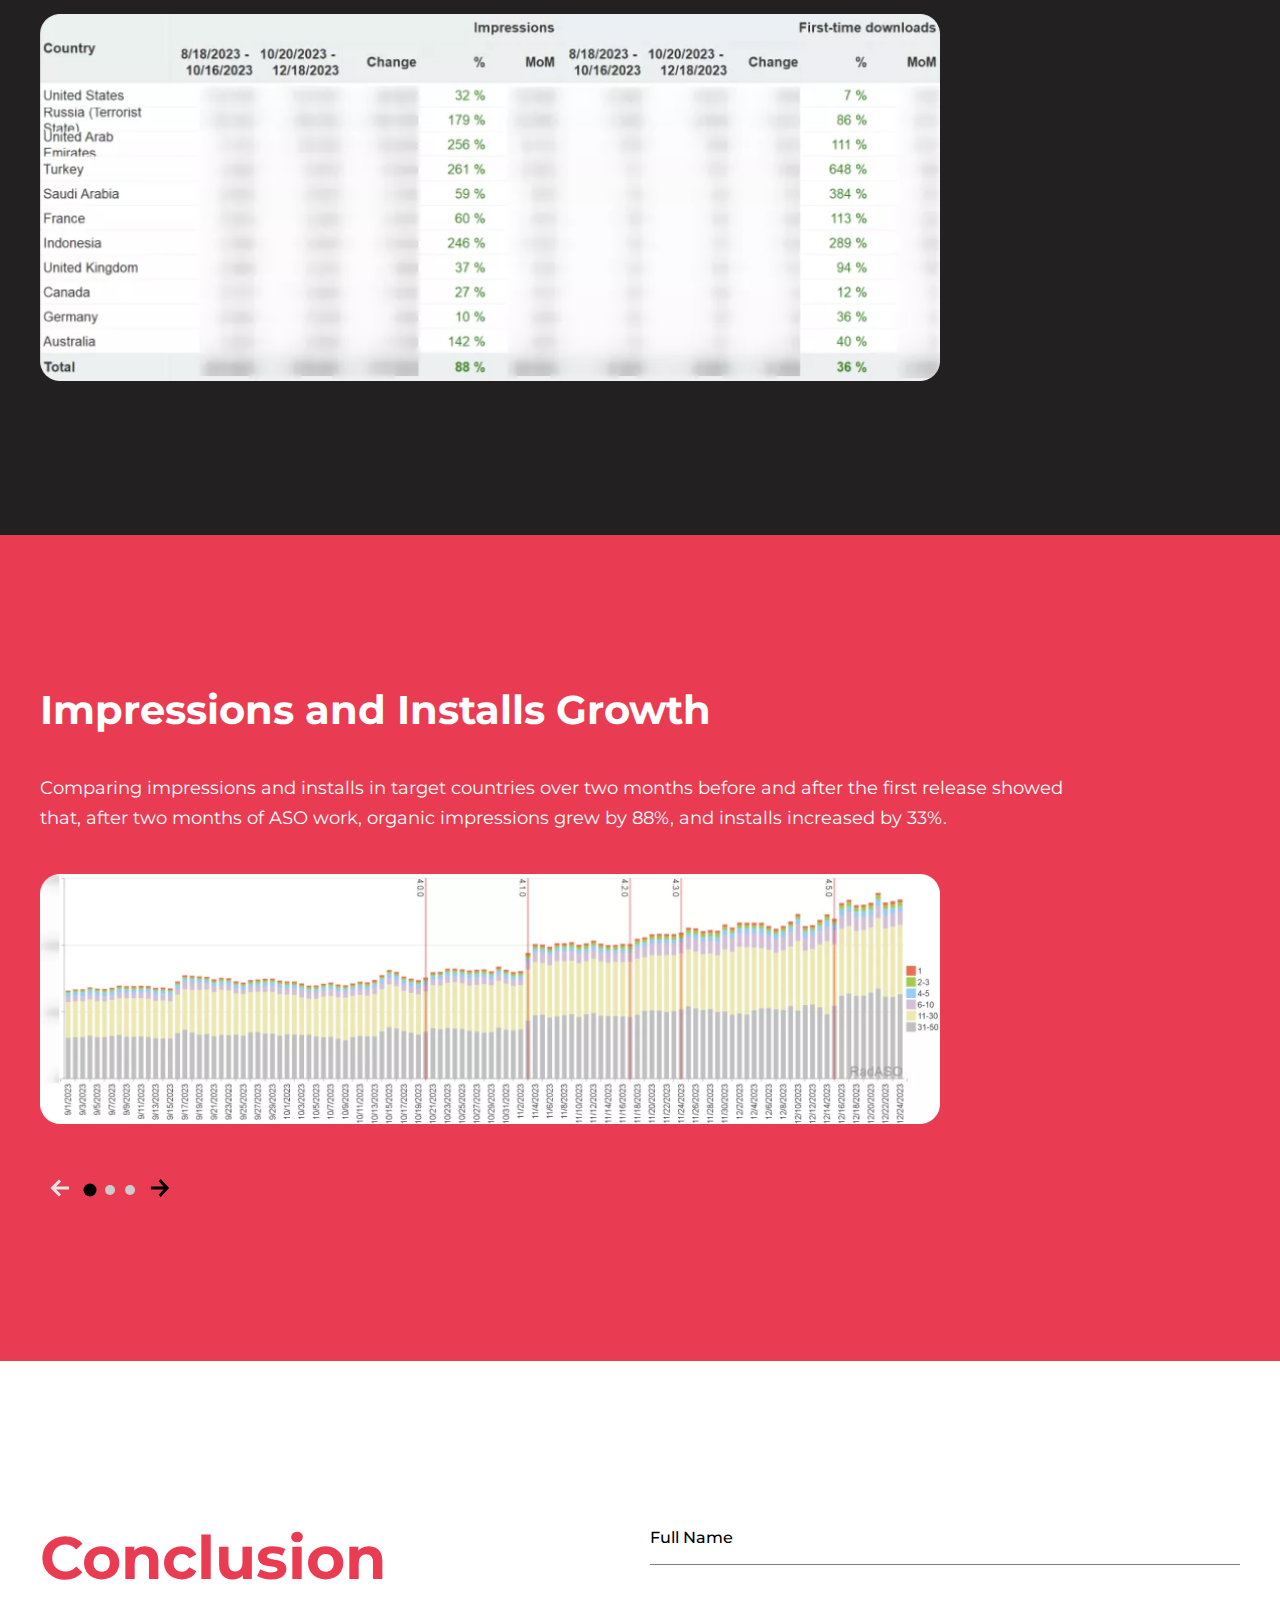
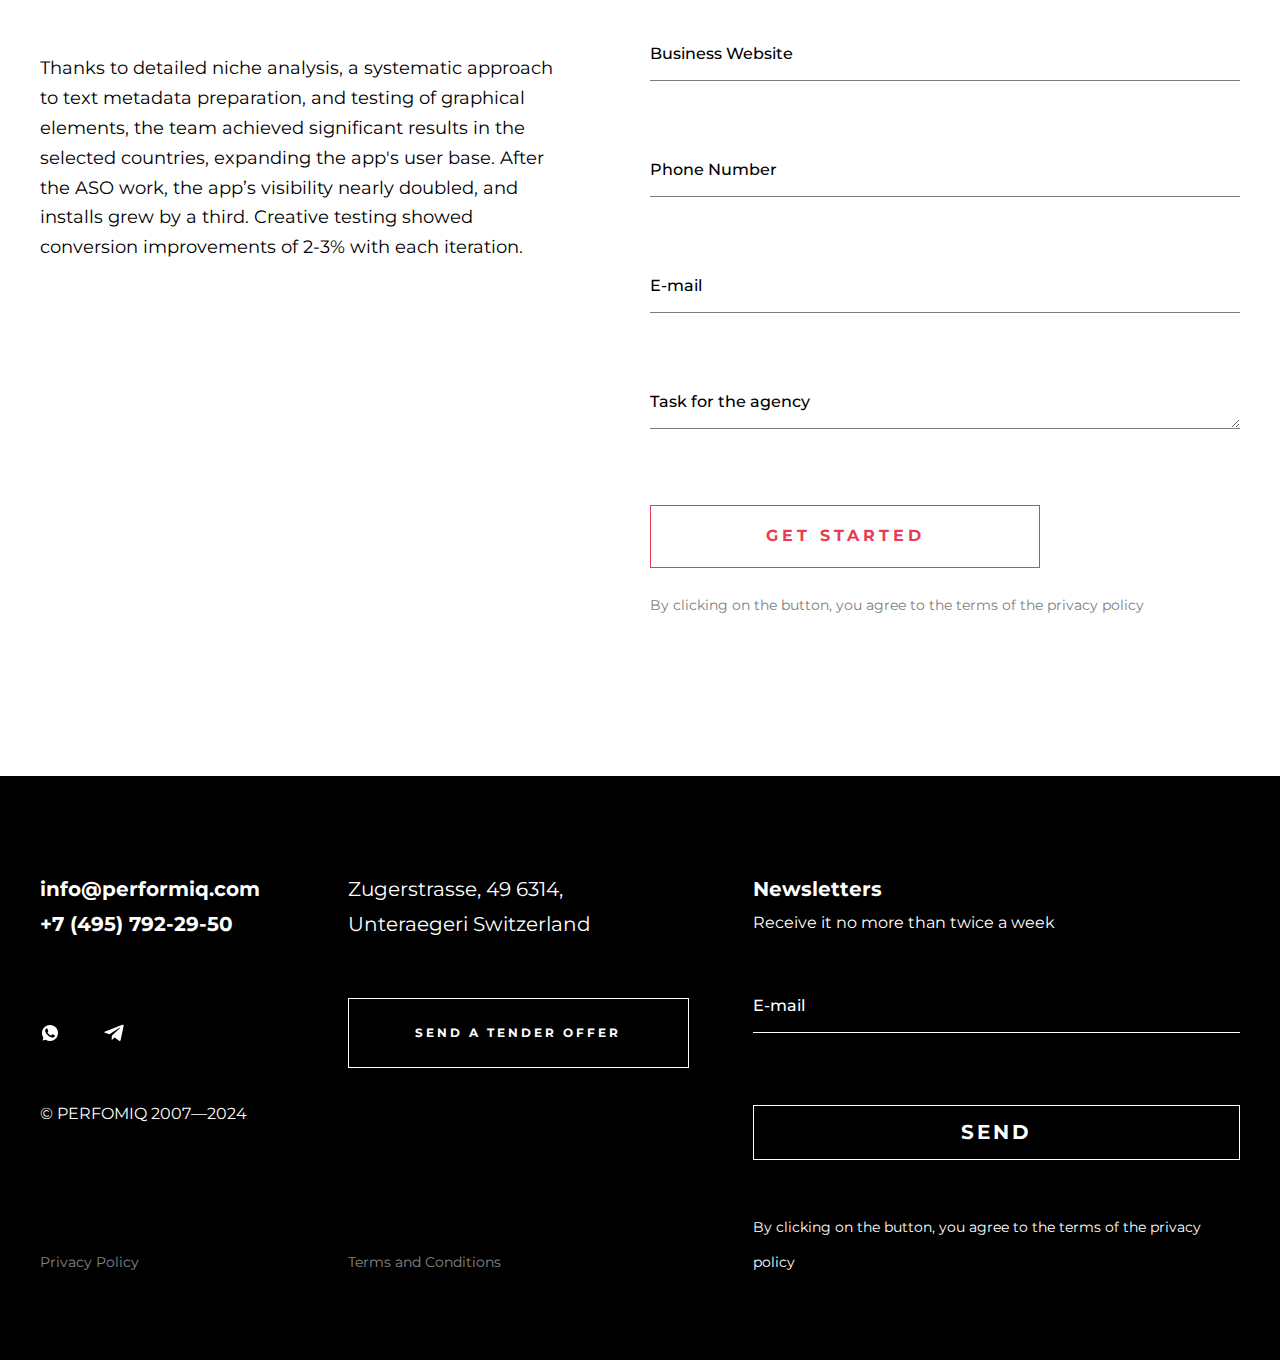
<file: case-vpn.html>
<!DOCTYPE html>
<html lang="en">
	<head>
	<meta charset="UTF-8" />
	<meta name="viewport" content="width=device-width, initial-scale=1.0" />
	<meta name="description" content="We work with multiple channels to help improve your website's performance, increase brand awareness, and optimize conversions." />
	<meta name="keywords" content="SEO, email marketing, usability, website optimization, conversion rate optimization" />
	<meta name="author" content="Performiq" />
	<link rel="icon" type="image/svg+xml" href="img/logo-desktop.svg" />

	<link rel="preconnect" href="https://fonts.googleapis.com" />
	<link rel="preconnect" href="https://fonts.gstatic.com" crossorigin />
	<link href="https://fonts.googleapis.com/css2?family=Montserrat:wght@100..900&display=swap" rel="stylesheet" media="print" onload="this.media='all'" />

	<link rel="preload" href="https://cdn.jsdelivr.net/npm/swiper@11/swiper-bundle.min.css" as="style" onload="this.rel='stylesheet'" />
	<noscript>
		<link href="https://fonts.googleapis.com/css2?family=Montserrat:wght@100..900&display=swap" rel="stylesheet" />
		<link rel="stylesheet" href="https://cdn.jsdelivr.net/npm/swiper@11/swiper-bundle.min.css" />
	</noscript>
	<link rel="stylesheet" href="./styles/style.css" />
	<title>VPN App Promotion: How to Increase Impressions by 88% and Installs by 36% Among 500+ Competitors – 7VPN Case Study</title>
</head>

	<body>
		<div class="menu" id="menu">
			<div class="menu__container">
				<div class="menu__top">
					<a href="#" class="menu__logo logo">
						<img src="img/logo-red.svg" alt="logo" />
					</a>
					<div class="menu__close">&times;</div>
				</div>
				<ul class="menu__list">
					<li class="menu__item">
						<a href="#" class="menu__link">SEO</a>
					</li>
					<li class="menu__item">
						<a href="#" class="menu__link">Email-marketing</a>
					</li>
					<li class="menu__item">
						<a href="#" class="menu__link">Programmatic</a>
					</li>
					<li class="menu__item">
						<a href="#" class="menu__link">Conversion Optimisation</a>
					</li>
					<li class="menu__item">
						<a href="#" class="menu__link">Social Media Ads</a>
					</li>
					<li class="menu__item">
						<a href="#" class="menu__link">Google Ads</a>
					</li>
				</ul>
				<div class="menu__bottom">
					<div class="menu__info">
						<address class="menu__address">Zugerstrasse, 49 6314,<br />Unteraegeri Switzerland</address>
						<div class="menu__number">+7 (495) 792-29-508</div>
						<div class="menu__email">info@performiq.com</div>
					</div>
					<div class="menu__socials">
						<a aria-label="link to whatsapp" href="#" class="menu__socials-link">
							<img loading="lazy" src="img/icons/whatsapp-icon_dark.svg" alt="whatsapp icon" />
						</a>
						<a aria-label="link to telegram" href="#" class="menu__socials-link">
							<img loading="lazy" src="img/icons/telegram-icon_dark.svg" alt="telegram icon" />
						</a>
					</div>
				</div>
			</div>
		</div>
		<header class="header header__dark">
			<div class="header__container">
				<a href="#" class="logo">
					<img src="img/logo-red.svg" alt="logo" />
				</a>
				<nav class="nav-header">
					<ul class="nav-header__list">
						<li class="nav-header__item">
							<a href="#" class="nav-header__link">cases</a>
						</li>
						<li class="nav-header__item">
							<a href="#" class="nav-header__link">Services</a>
						</li>
						<li class="nav-header__item">
							<a href="#" class="nav-header__link">ABOUT</a>
						</li>
						<li class="nav-header__item">
							<a href="#" class="nav-header__link">Contact</a>
						</li>
					</ul>
				</nav>
				<div class="nav-header__right">
					<a href="tel:+74957922950" class="nav-header__phone-number">+7 (495) 792-29-50</a>
					<div class="nav-header__menu">
						<div class="burger burger_red-vpn">
							<span></span>
							<span></span>
							<span></span>
						</div>
					</div>
				</div>
			</div>
			<div class="header__progress-bar progress-bar">
				<div class="progress-bar__line progress-bar__line_red-vpn"><span></span></div>
				<div class="progress-bar__container">
					<div class="progress-bar__menu">
						<ul class="progress-bar__list">
							<li class="progress-bar__item">
								<a href="#objective" class="progress-bar__link progress-bar__link_red-vpn">GOAL</a>
							</li>
							<li class="progress-bar__item">
								<a href="#main-challenge" class="progress-bar__link progress-bar__link_red-vpn">ACTIONS</a>
							</li>
							<li class="progress-bar__item">
								<a href="#promotion" class="progress-bar__link progress-bar__link_red-vpn">RESULT</a>
							</li>
							<li class="progress-bar__item">
								<a href="#impressions" class="progress-bar__link progress-bar__link_red-vpn">GROWTH</a>
							</li>
							<li class="progress-bar__item">
								<a href="#callback" class="progress-bar__link progress-bar__link_red-vpn">CALLBACK</a>
							</li>
						</ul>
					</div>
				</div>
			</div>
		</header>

		<main class="main">
			<section class="hero hero__case case-vpn-hero">
	<div class="hero__container">
		<div class="hero__main">
			<h1 class="title-1 hero__title hero__title_red-vpn">VPN App Promotion</h1>
			<p class="hero__subtitle">How to Increase Impressions by 88% and Installs by 36% Among 500+ Competitors – 7VPN Case Study</p>
		</div>
		<div class="hero__descr">
			<div class="hero__descr-content">
				<span>Date: June 27, 2024</span>
				<span>Service: App Store Optimization (ASO)</span>
				<span>Niche: VPN</span>
			</div>
			<div class="hero__descr-img">
				<img src="img/pages/case-vpn/hero/background.png" alt="vpn background" />
			</div>
		</div>
	</div>
</section>
 <section id="objective" class="objective">
	<div class="objective__container">
		<div class="objective__content">
			<h2 class="objective__title">Objective</h2>
			<p class="objective__text">The goal was to improve the app's visibility and increase the number of installs in target countries</p>
		</div>
	</div>
	<div class="hero__banner banner-hero">
		<h3 class="banner-hero__title">About the Client</h3>
		<p class="banner-hero__text">7VPN is a VPN application designed for secure and private internet browsing. It allows users to connect to servers in over 60 countries, add their own servers, block ads, and check connection speed in real-tim</p>
	</div>
</section>
 <section id="main-challenge" class="main-challenge">
	<div class="main-challenge__container">
		<div class="main-challenge__content">
			<h2 class="main-challenge__title">Main Challenge</h2>
			<p class="main-challenge__text">The VPN niche is oversaturated, with more than 500 competing apps, including strong brands like Nord VPN and Turbo VPN.</p>
		</div>
		<div class="main-challenge__img">
			<img src="img/pages/case-vpn/main-challenge/background.jpg" alt="main-challenge background" />
		</div>
	</div>
</section>
 <section class="team-action">
	<h2 class="team-action__title">Team Actions</h2>
	<div class="team-action__container">
		<div class="team-action__item item-team-action">
			<div class="item-team-action__main">
				<div class="item-team-action__content">
					<h3 class="item-team-action__title">Step 1</h3>
					<h4 class="item-team-action__subtitle">Analyzing App Features and Competitors</h4>
					<p class="item-team-action__text">We analyzed the VPN niche, focusing on download and revenue distribution among competitors. This helped us identify priority countries for optimizing text metadata. The team focused on regions with the highest traffic share, including the USA, Saudi Arabia, the UK, UAE, France, and Germany. Although the app already utilized 13 of the 39 available localizations in the App Store, RadASO decided to revise them and add other unused localizations.</p>
				</div>
				<div class="item-team-action__img">
					<img src="img/pages/case-vpn/team-actions/step-1.png" alt="step 1" />
				</div>
			</div>
		</div>
		<div class="team-action__item item-team-action">
			<div class="item-team-action__main">
				<div class="item-team-action__img">
					<img src="img/pages/case-vpn/team-actions/step-2.png" alt="step 2" />
				</div>
				<div class="item-team-action__content">
					<h3 class="item-team-action__title">Step 2</h3>
					<h4 class="item-team-action__subtitle">Keyword Research and Metadata Optimization</h4>
					<p class="item-team-action__text">The team collected a semantic core based on relevant search queries used by competitors, analyzing their titles, subtitles, and store suggestions.</p>
				</div>
			</div>
		</div>
		<div class="team-action__item item-team-action">
			<div class="item-team-action__main">
				<div class="item-team-action__content">
					<h3 class="item-team-action__title">Step 3</h3>
					<h4 class="item-team-action__subtitle">Updating Metadata with Cross-Localizations</h4>
					<p class="item-team-action__text">Several iterations of metadata updates were made for approved countries using cross-localization to maximize keyword usage. For example, in Spain, four localizations were used simultaneously: English (UK, US), Spanish (Spain), and Catalan.<br />In Australia, three were used: English (UK, US), and English (Australia).</p>
					<p class="item-team-action__text"><span>Interesting:</span> The team decided not to use the brand name "7VPN" in the title but split it as "7 VPN" to include the main keyword "VPN," which connects with more search queries and saves space for other keywords.</p>
				</div>
				<div class="item-team-action__img">
					<img src="img/pages/case-vpn/team-actions/step-3.png" alt="step 3" />
				</div>
			</div>
			<div class="item-team-action__list-title">RadASO prioritized the inclusion of search queries in metadata based on the following metrics:</div>
			<ul class="item-team-action__list">
				<li class="item-team-action__list-item"><span>Popularity:</span> Focusing on high and medium-popularity keywords.</li>
				<li class="item-team-action__list-item"><span>Current metadata:</span> Retaining keywords where the app ranked well and replacing underperforming ones.</li>
				<li class="item-team-action__list-item"><span>Best position over time:</span> Keeping keywords where the app occasionally ranked high to avoid losing potential traffic.</li>
				<li class="item-team-action__list-item"><span>Competitors in the top 10:</span> Keywords with more competitors in the top 10 were more relevant.</li>
				<li class="item-team-action__list-item"><span>Number of apps in search results:</span> Fewer apps in the results indicated a less competitive niche, providing a better chance for higher ranking.</li>
				<li class="item-team-action__list-item"><span>Conversion (Apple Search Ads data):</span> Targeting less popular keywords with high conversion rates could lead to more downloads.</li>
			</ul>
		</div>
		<div class="team-action__item item-team-action">
			<div class="item-team-action__main">
				<div class="item-team-action__img">
					<img src="img/pages/case-vpn/team-actions/step-4.png" alt="step 4" />
				</div>
				<div class="item-team-action__content">
					<h3 class="item-team-action__title">Step 4</h3>
					<h4 class="item-team-action__subtitle">Keyword Research and Metadata Optimization</h4>
					<p class="item-team-action__text">The team collected a semantic core based on relevant search queries used by competitors, analyzing their titles, subtitles, and store suggestions.</p>
				</div>
			</div>
		</div>
		<div class="team-action__item item-team-action">
			<div class="item-team-action__main item-team-action__main_solo">
				<div class="item-team-action__content">
					<h3 class="item-team-action__title">Step 5</h3>
					<h4 class="item-team-action__subtitle">Icon and Screenshot Testing</h4>
				</div>
			</div>
			<div class="item-team-action__hypoteses">
				<div class="item-team-action__hypothesis hypothesis-item-team-action">
					<div class="hypothesis-item-team-action__title">Hypothesis 1</div>
					<p class="hypothesis-item-team-action__text">Adding the keyword "VPN" to the app icon would better explain the app's functionality and attract more attention. Multiple new icon versions were created based on this hypothesis.</p>
					<div class="hypothesis-item-team-action__subtext">Testing showed that the icon with the "VPN" label at the bottom improved conversion by 1.83% compared to the current icon and other tested variants.</div>
				</div>
				<div class="item-team-action__hypothesis hypothesis-item-team-action">
					<div class="hypothesis-item-team-action__title">Hypothesis 2</div>
					<p class="hypothesis-item-team-action__text">Showing the app’s main feature — connection to a secure server — in the<br />first screenshot would increase conversions.</p>
				</div>
				<div class="item-team-action__hypothesis hypothesis-item-team-action">
					<div class="hypothesis-item-team-action__title">Hypothesis 3</div>
					<p class="hypothesis-item-team-action__text">Highlighting the primary user need — unrestricted access to desired content<br />and games — would resonate better with users. The updated screenshots based<br />on these hypotheses resulted. In an average 3% improvement in conversion.</p>
				</div>
			</div>
			<div class="item-team-action__img_full item-team-action__img_full_center">
				<img src="img/pages/case-vpn/team-actions/step-5.jpg" alt="step 5" />
			</div>
		</div>
		<div class="team-action__item item-team-action">
			<div class="item-team-action__main item-team-action__main_solo">
				<div class="item-team-action__content">
					<h3 class="item-team-action__title">Step 6</h3>
					<h4 class="item-team-action__subtitle">Final Results and A/B Testing</h4>
					<p class="item-team-action__text">After conducting several A/B/C/D tests on icons and A/B/B tests on screenshots, the best-performing variants were implemented.</p>
				</div>
			</div>
			<div class="item-team-action__img_full">
				<img src="img/pages/case-vpn/team-actions/step-6.png" alt="step 6" />
			</div>
		</div>
	</div>
</section>
 <section id="promotion" class="promotion">
	<div class="promotion__container">
		<h2 class="promotion__title">Promotion Results</h2>
		<p class="promotion__text">The number of app positions in the top 1-50 rankings increased significantly, boosting the app's visibility in countries with updated metadata. This also led to more downloads</p>
		<div class="promotion__img">
			<img src="img/pages/case-vpn/promotion/promotion.png" alt="promotion" />
		</div>
	</div>
</section>
<section id="impressions" class="impressions">
	<div class="impressions__container">
		<h2 class="impressions__title">Impressions and Installs Growth</h2>
		<p class="impressions__text">Comparing impressions and installs in target countries over two months before and after the first release showed<br />that, after two months of ASO work, organic impressions grew by 88%, and installs increased by 33%.</p>
		<div class="impressions__slider swiper">
			<div class="impressions__wrapper swiper-wrapper">
				<div class="impressions__slide swiper-slide">
					<div class="impressions__img">
						<img src="img/pages/case-vpn/impressions/slide1.png" alt="impressions slide" />
					</div>
					<div class="slider-navigation impressions__navigation">
						<button class="slider-navigation__arrow slider-navigation__arrow-prev impressions__arrow impressions__arrow_prev">
							<svg xmlns="http://www.w3.org/2000/svg" width="24" height="24" viewBox="0 0 24 24">
								<path fill-rule="evenodd" clip-rule="evenodd" d="M8.12155 10.5001H21.0002V13.5001H8.12155L13.0609 18.4395L10.9396 20.5608L2.37891 12.0001L10.9396 3.43945L13.0609 5.56077L8.12155 10.5001Z" />
							</svg>
						</button>
						<div class="slider-navigation__bullets impressions__bullets"></div>
						<button class="slider-navigation__arrow slider-navigation__arrow-next impressions__arrow impressions__arrow_next">
							<svg xmlns="http://www.w3.org/2000/svg" width="24" height="24" viewBox="0 0 24 24">
								<path fill-rule="evenodd" clip-rule="evenodd" d="M15.4775 13.5568H2.92383V10.4428H15.4775L10.6628 5.31571L12.7306 3.11377L21.0752 11.9998L12.7306 20.8858L10.6628 18.6838L15.4775 13.5568Z" />
							</svg>
						</button>
					</div>
				</div>
				<div class="impressions__slide swiper-slide">
					<div class="impressions__img">
						<img src="img/pages/case-vpn/impressions/slide1.png" alt="impressions slide" />
					</div>
					<div class="slider-navigation impressions__navigation">
						<button class="slider-navigation__arrow slider-navigation__arrow-prev impressions__arrow impressions__arrow_prev">
							<svg xmlns="http://www.w3.org/2000/svg" width="24" height="24" viewBox="0 0 24 24">
								<path fill-rule="evenodd" clip-rule="evenodd" d="M8.12155 10.5001H21.0002V13.5001H8.12155L13.0609 18.4395L10.9396 20.5608L2.37891 12.0001L10.9396 3.43945L13.0609 5.56077L8.12155 10.5001Z" />
							</svg>
						</button>
						<div class="slider-navigation__bullets impressions__bullets"></div>
						<button class="slider-navigation__arrow slider-navigation__arrow-next impressions__arrow impressions__arrow_next">
							<svg xmlns="http://www.w3.org/2000/svg" width="24" height="24" viewBox="0 0 24 24">
								<path fill-rule="evenodd" clip-rule="evenodd" d="M15.4775 13.5568H2.92383V10.4428H15.4775L10.6628 5.31571L12.7306 3.11377L21.0752 11.9998L12.7306 20.8858L10.6628 18.6838L15.4775 13.5568Z" />
							</svg>
						</button>
					</div>
				</div>
				<div class="impressions__slide swiper-slide">
					<div class="impressions__img">
						<img src="img/pages/case-vpn/impressions/slide1.png" alt="impressions slide" />
					</div>
					<div class="slider-navigation impressions__navigation">
						<button class="slider-navigation__arrow slider-navigation__arrow-prev impressions__arrow impressions__arrow_prev">
							<svg xmlns="http://www.w3.org/2000/svg" width="24" height="24" viewBox="0 0 24 24">
								<path fill-rule="evenodd" clip-rule="evenodd" d="M8.12155 10.5001H21.0002V13.5001H8.12155L13.0609 18.4395L10.9396 20.5608L2.37891 12.0001L10.9396 3.43945L13.0609 5.56077L8.12155 10.5001Z" />
							</svg>
						</button>
						<div class="slider-navigation__bullets impressions__bullets"></div>
						<button class="slider-navigation__arrow slider-navigation__arrow-next impressions__arrow impressions__arrow_next">
							<svg xmlns="http://www.w3.org/2000/svg" width="24" height="24" viewBox="0 0 24 24">
								<path fill-rule="evenodd" clip-rule="evenodd" d="M15.4775 13.5568H2.92383V10.4428H15.4775L10.6628 5.31571L12.7306 3.11377L21.0752 11.9998L12.7306 20.8858L10.6628 18.6838L15.4775 13.5568Z" />
							</svg>
						</button>
					</div>
				</div>
			</div>
		</div>
	</div>
</section>

			<section id="callback" class="contact contact_red-vpn">
				<div class="contact__container">
					<div class="contact__text">
						<h2 class="title-2 contact__title">Conclusion</h2>
						<p class="contact__subtitle">Thanks to detailed niche analysis, a systematic approach to text metadata preparation, and testing of graphical elements, the team achieved significant results in the selected countries, expanding the app's user base. After the ASO work, the app’s visibility nearly doubled, and installs grew by a third. Creative testing showed conversion improvements of 2-3% with each iteration.</p>
					</div>
					<form class="form contact__form" action="#" method="POST">
						<div class="input__wrapper">
							<input class="input form__input" type="text" id="input-name" name="name" placeholder="Full Name" />
							<label for="input-name"></label>
						</div>

						<div class="input__wrapper">
							<input class="input form__input" type="text" id="input-website" name="website" placeholder="Business Website" />
							<label for="input-website"></label>
						</div>

						<div class="input__wrapper">
							<input class="input form__input" type="text" id="input-number" name="number" placeholder="Phone Number" />
							<label for="input-number"></label>
						</div>

						<div class="input__wrapper">
							<input class="input form__input" type="email" id="input-email" name="email" placeholder="E-mail" />
							<label for="input-email"></label>
						</div>

						<div class="input__wrapper">
							<textarea class="input form__input" type="text" id="input-task" name="task" placeholder="Task for the agency"></textarea>
							<label for="input-task"></label>
						</div>
						<button type="submit" class="button form__button">Get Started</button>
						<div class="form__policy">By clicking on the button, you agree to the terms of the privacy policy</div>
					</form>
				</div>
			</section>
		</main>
		<footer class="footer footer_dark">
			<div class="footer__container">
				<div class="footer__contacts">
					<div class="footer__email">info@performiq.com</div>
					<div class="footer__number">+7 (495) 792-29-50</div>
				</div>
				<address class="footer__address footer__address_1">
					<div class="footer__address-title">Zugerstrasse, 49 6314, <br />Unteraegeri Switzerland</div>
				</address>

				<a href="#" class="button footer__button">Send a tender offer</a>
				<div class="footer__socials">
					<a href="#" aria-label="link to whatsapp" class="footer__socials-link">
						<img src="img/icons/whatsapp-icon_light.svg" alt="whatsapp" />
					</a>
					<a aria-label="link to telegram" href="#" class="footer__socials-link">
						<img src="img/icons/telegram-icon_light.svg" alt="telegram" />
					</a>
				</div>
				<form action="#" method="POST" class="footer__newsletters newsletters">
					<div class="title-4 newsletters__title">Newsletters</div>
					<p class="newsletters__subtitle">Receive it no more than twice a week</p>
					<div class="newsletters__input">
						<input autocomplete="off" id="newsletters-email" type="email" name="newsletters-email" placeholder="E-mail" class="input" />
						<label for="newsletters-email"></label>
						<div class="newsletters__confirm confirm-newsletters">
							<div class="confirm-newsletters__text">Confirm your subscription in the email</div>
							<button type="button" class="confirm-newsletters__close"></button>
						</div>
					</div>
					<button type="submit" class="button newsletters__button">SEND</button>
					<div class="newsletters__policy">By clicking on the button, you agree to the terms of the privacy policy</div>
				</form>
				<div class="footer__company">© PERFOMIQ 2007—2024</div>
				<a href="#" class="footer__policy">Privacy Policy</a>
				<a href="#" class="footer__terms">Terms and Conditions</a>
			</div>
		</footer>

		<script src="https://cdn.jsdelivr.net/npm/swiper@11/swiper-bundle.min.js"></script>
		<script src="js/index.js"></script>
	</body>
</html>
</file>
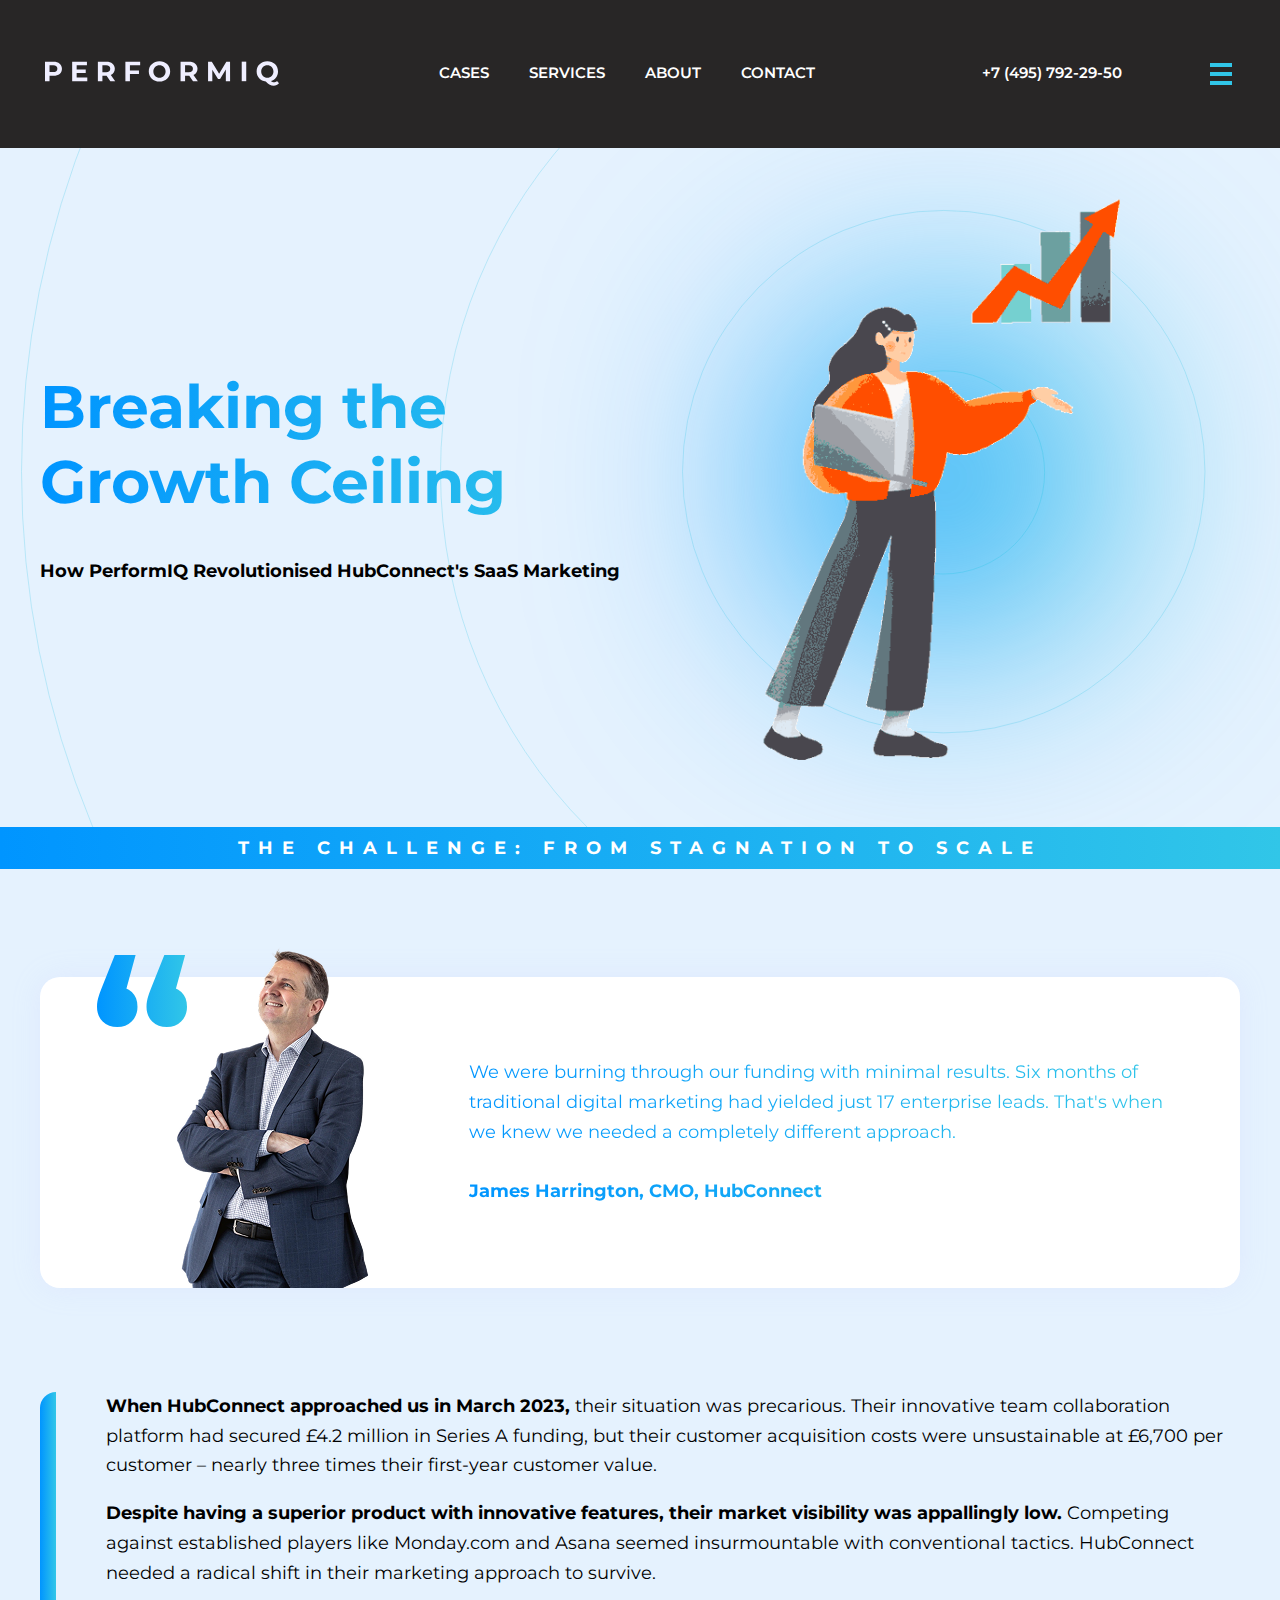
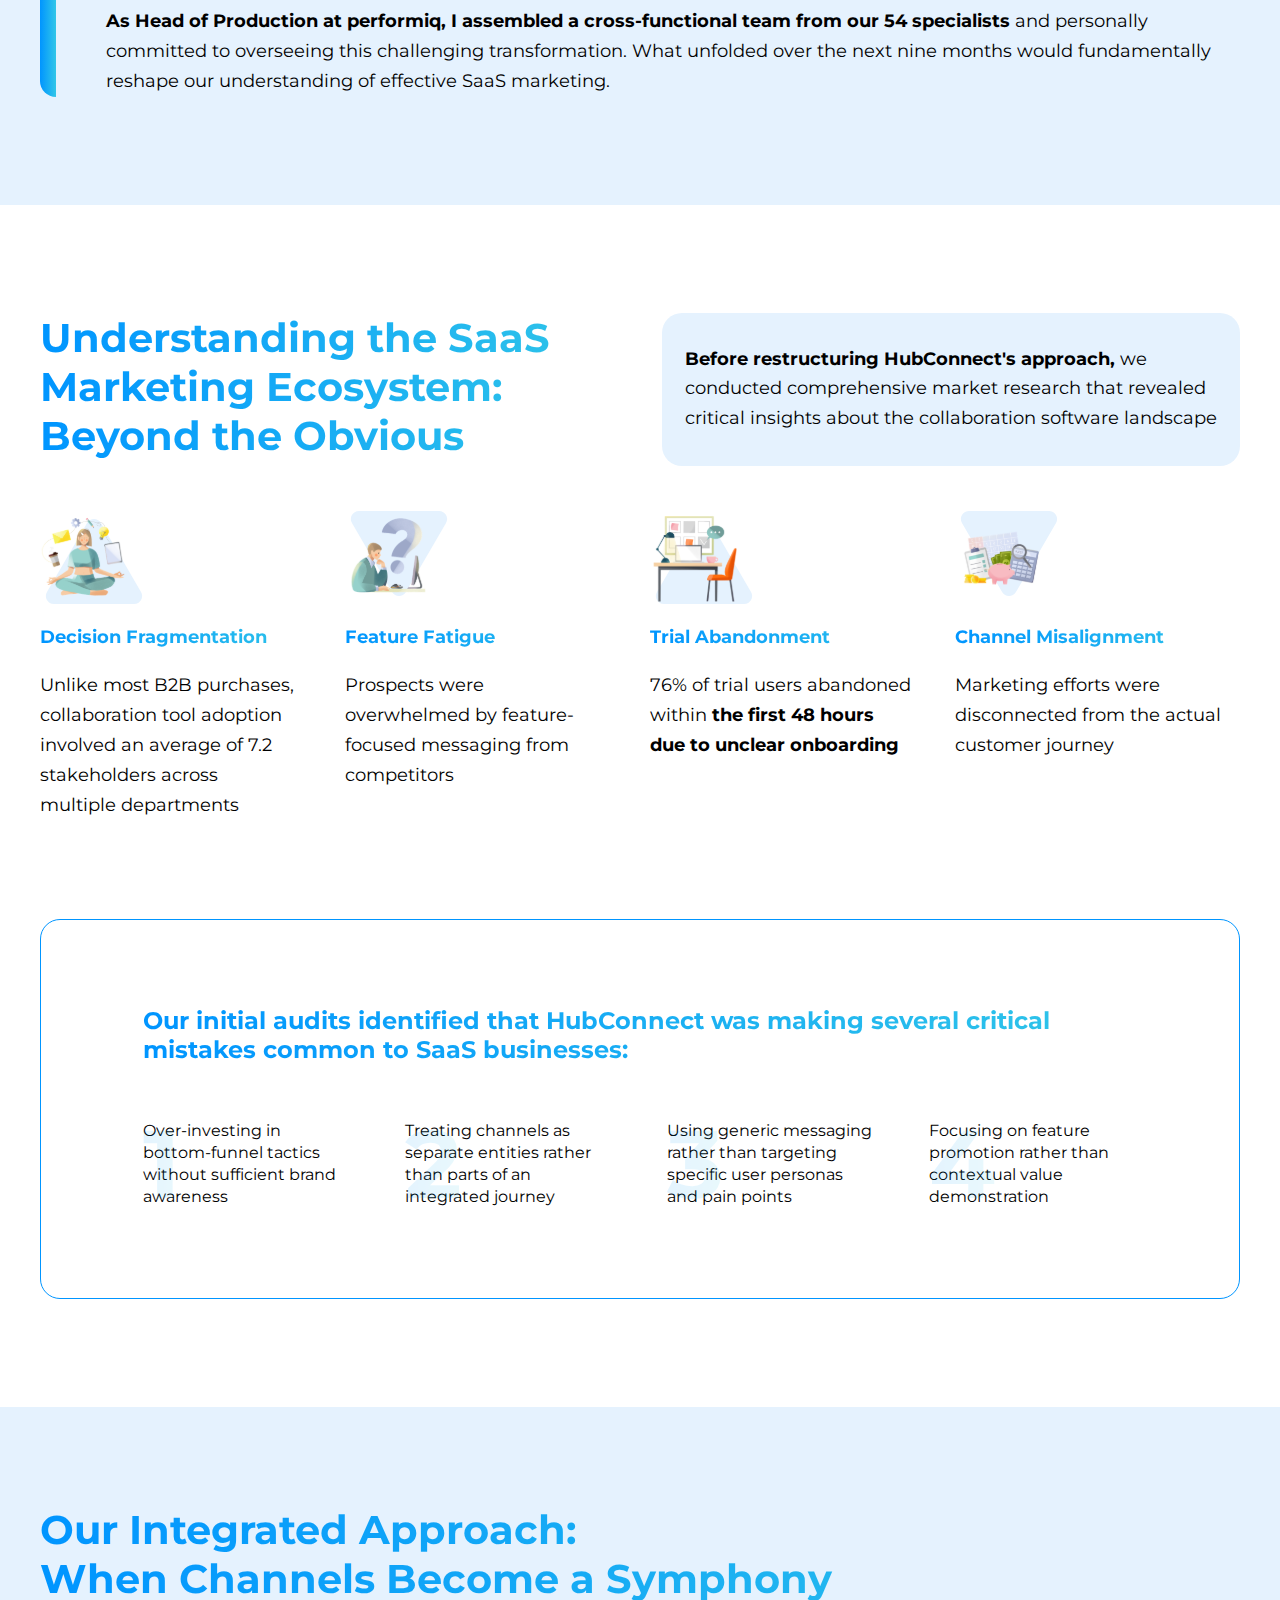
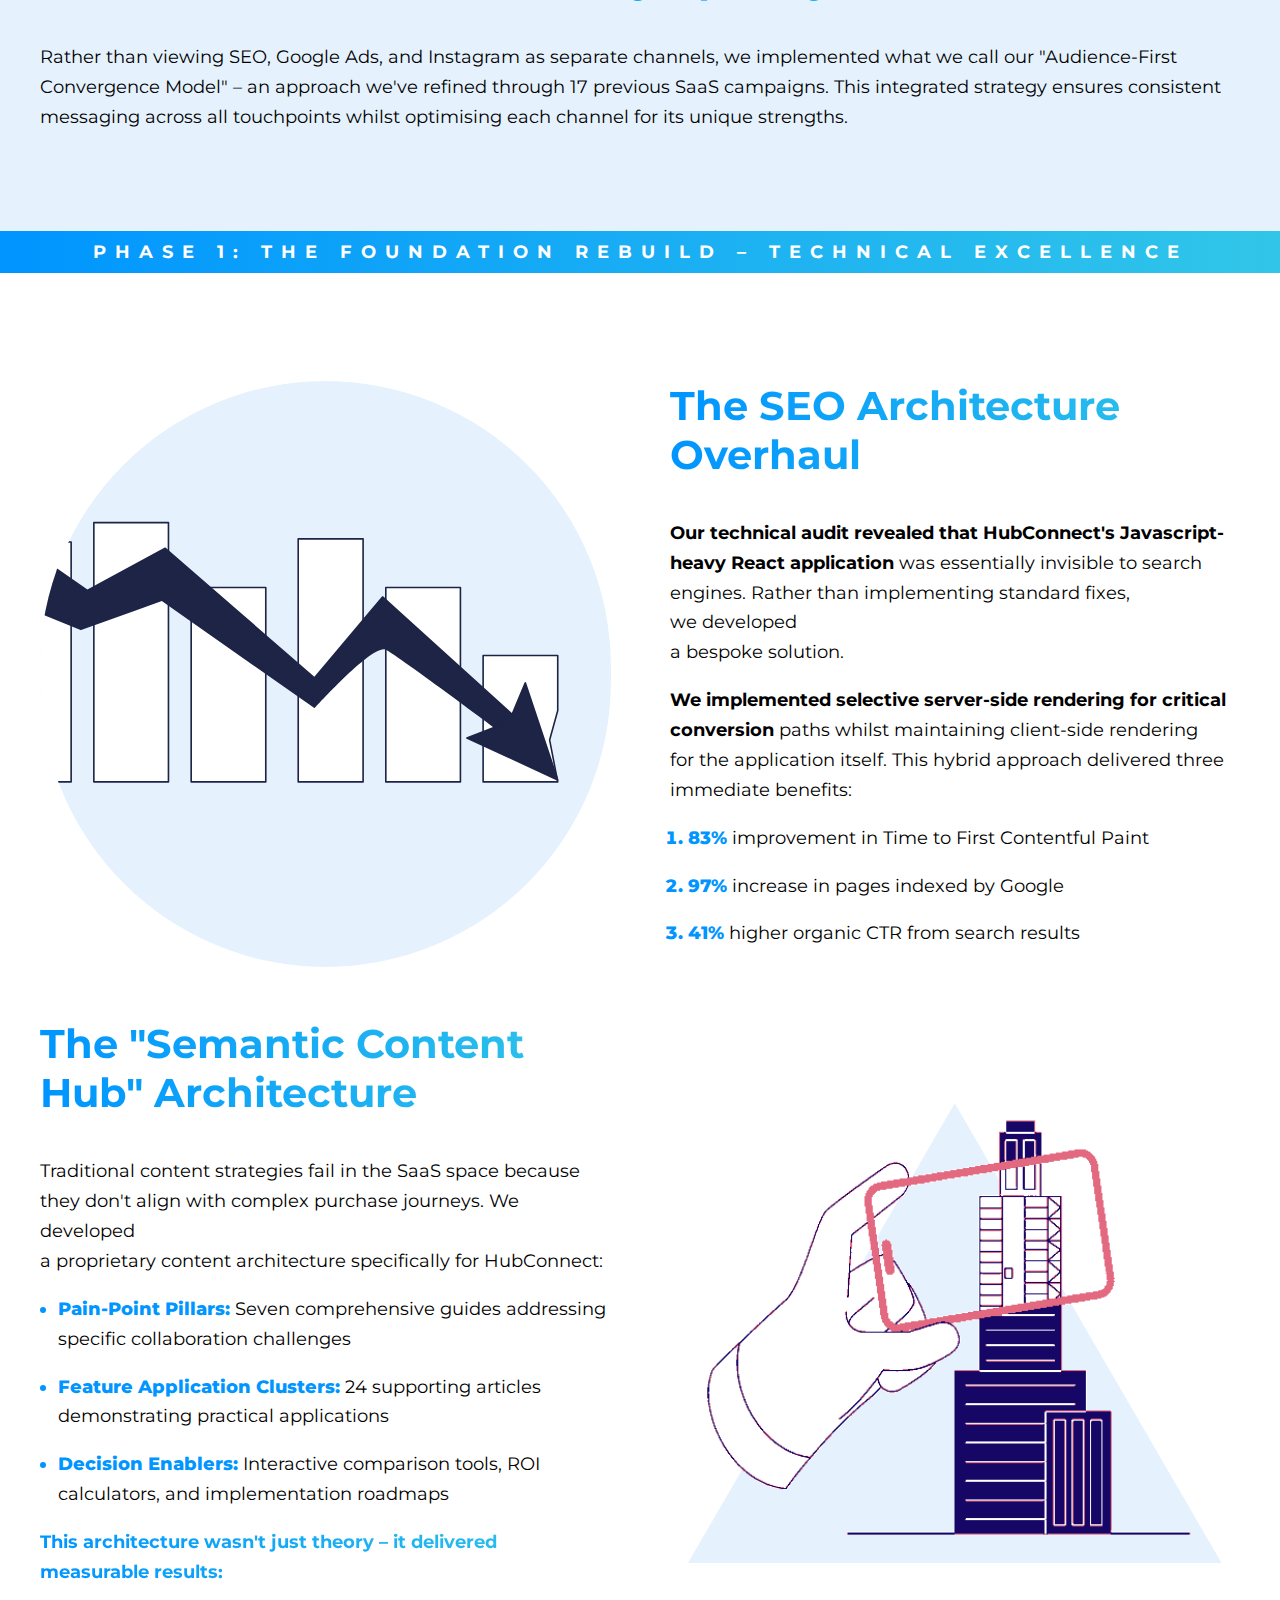
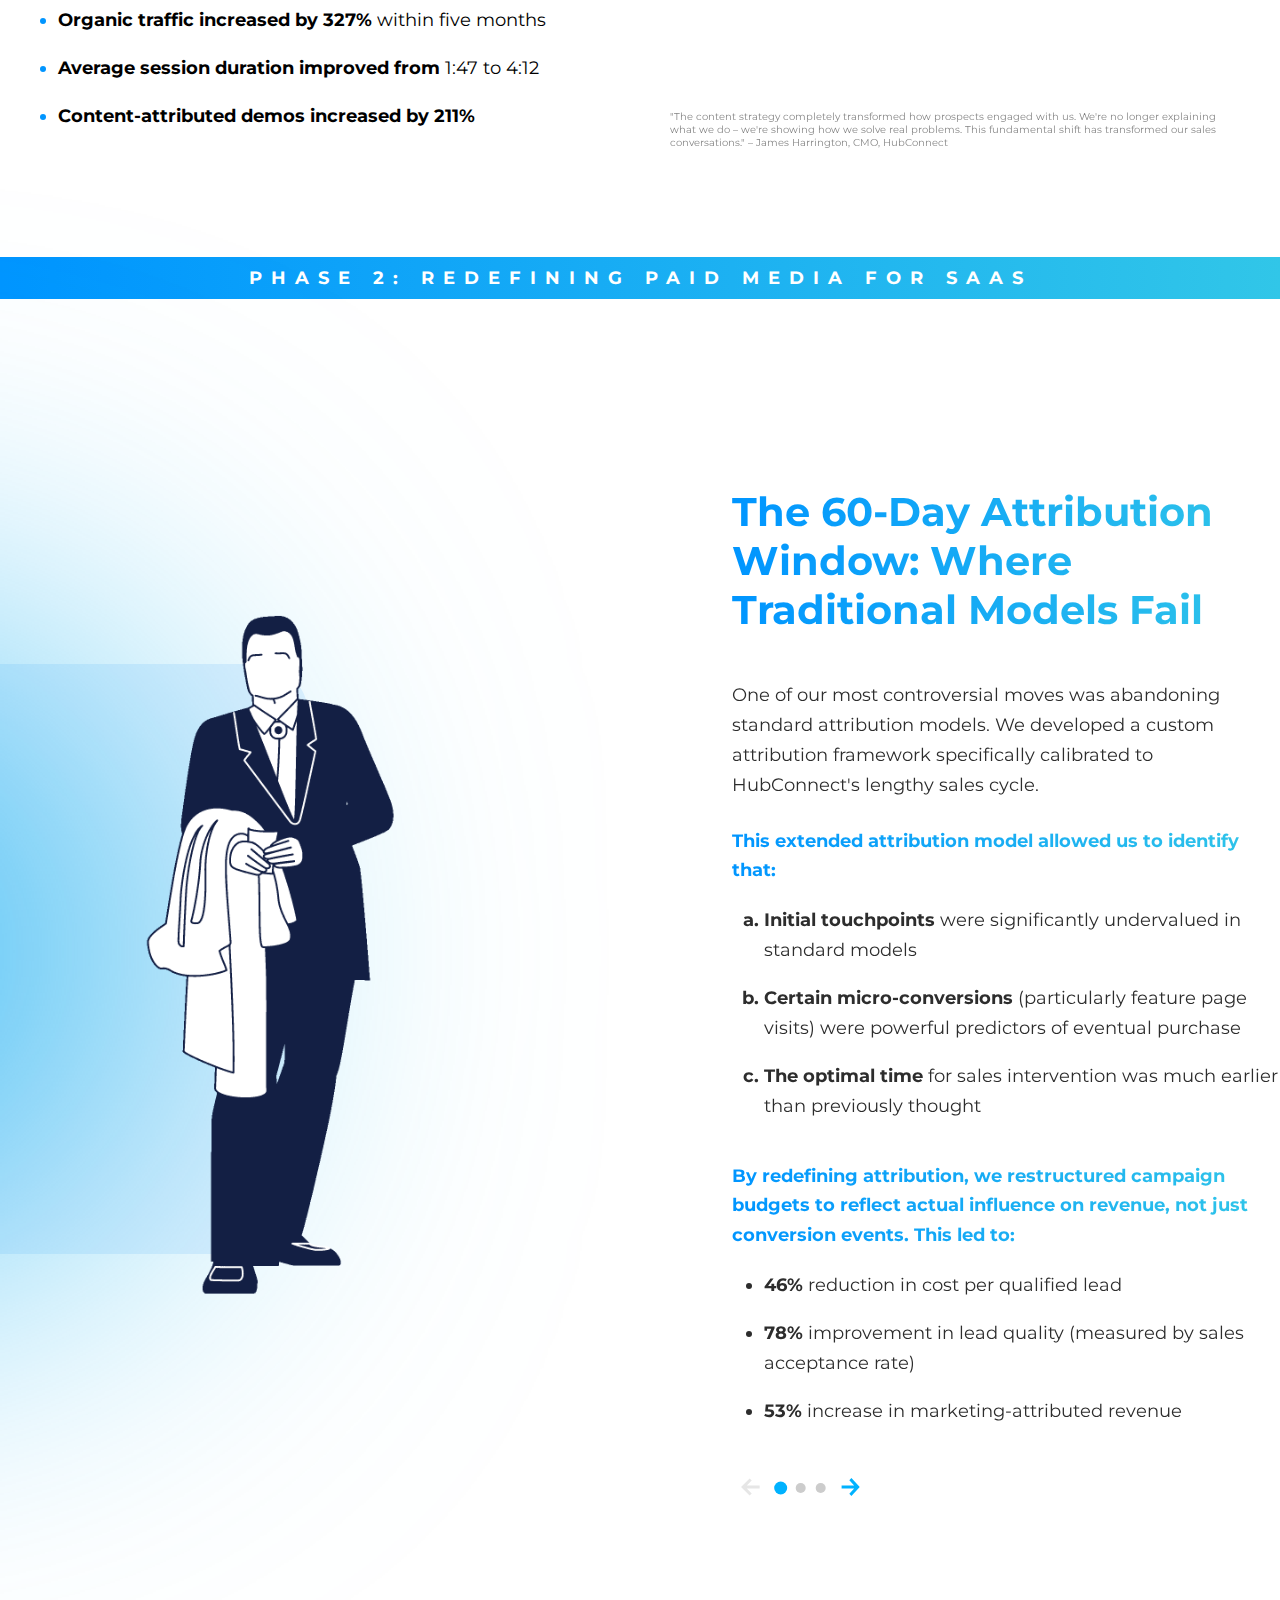
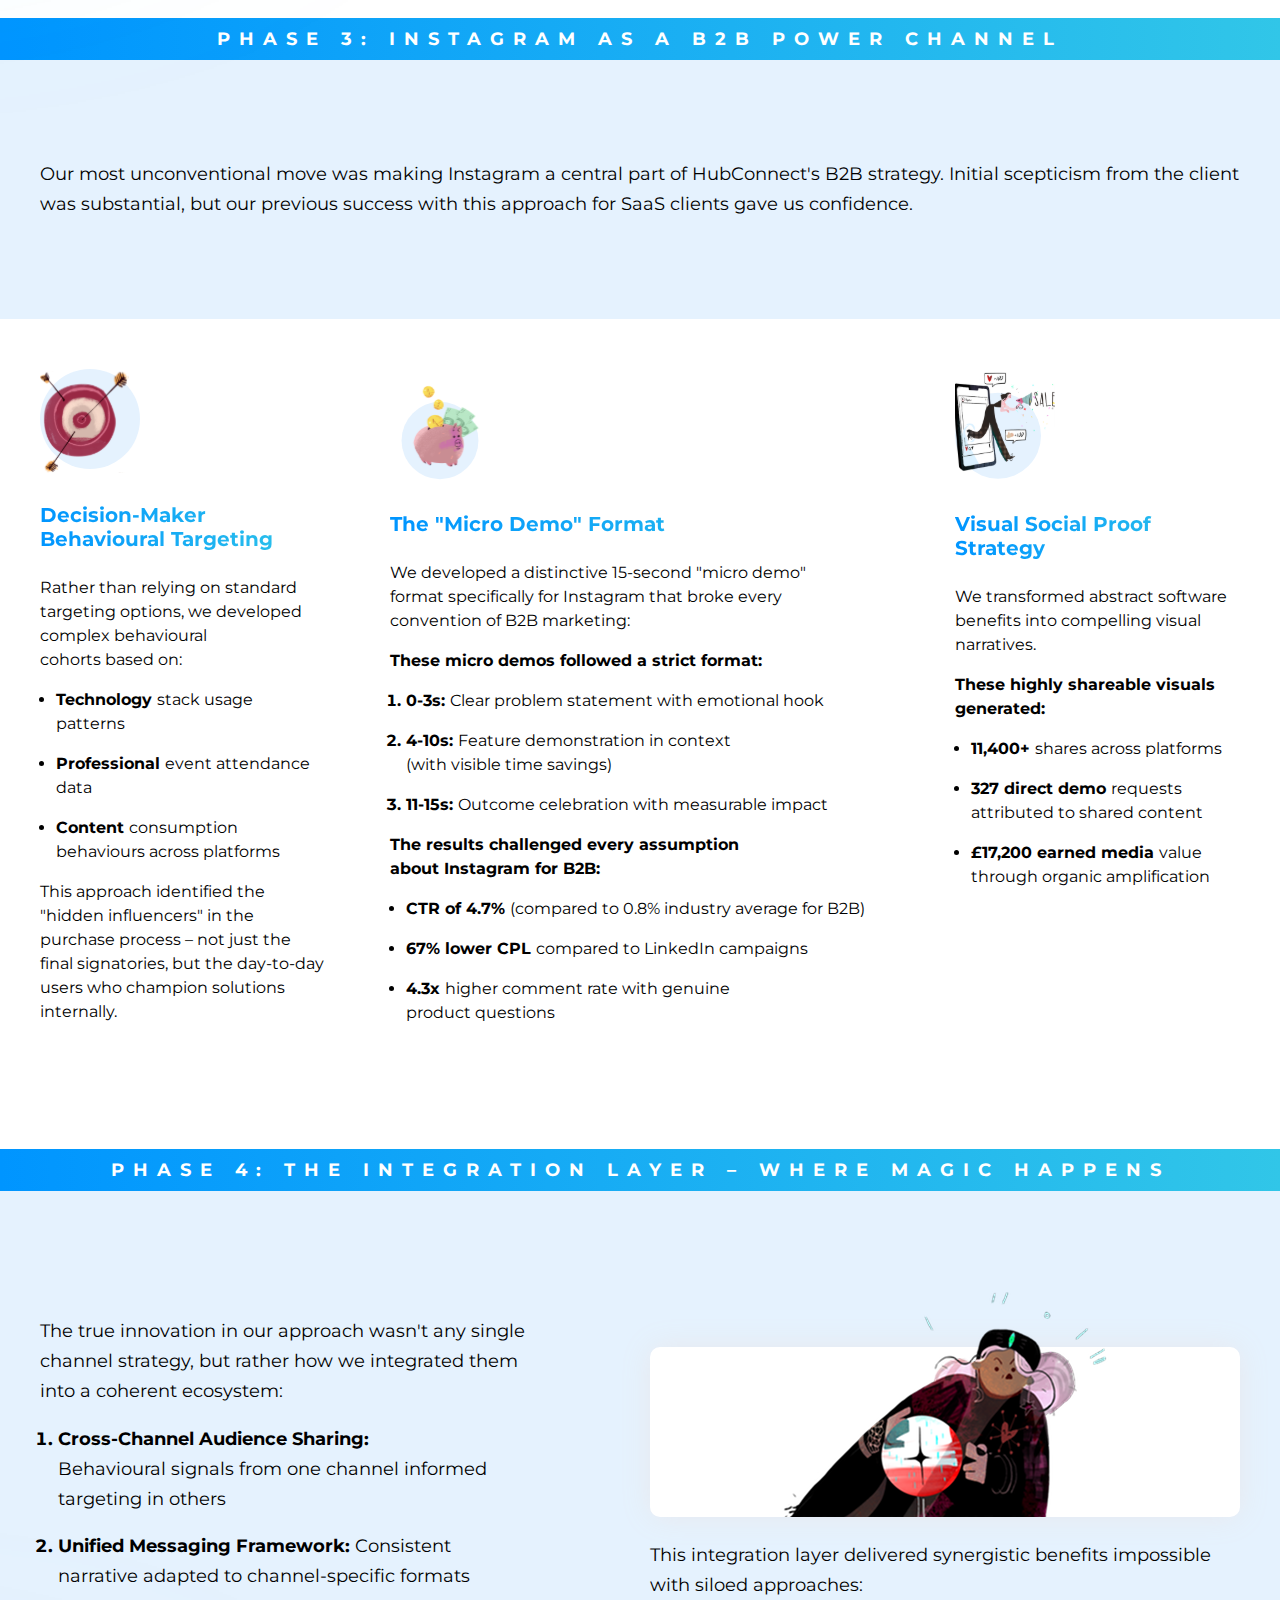
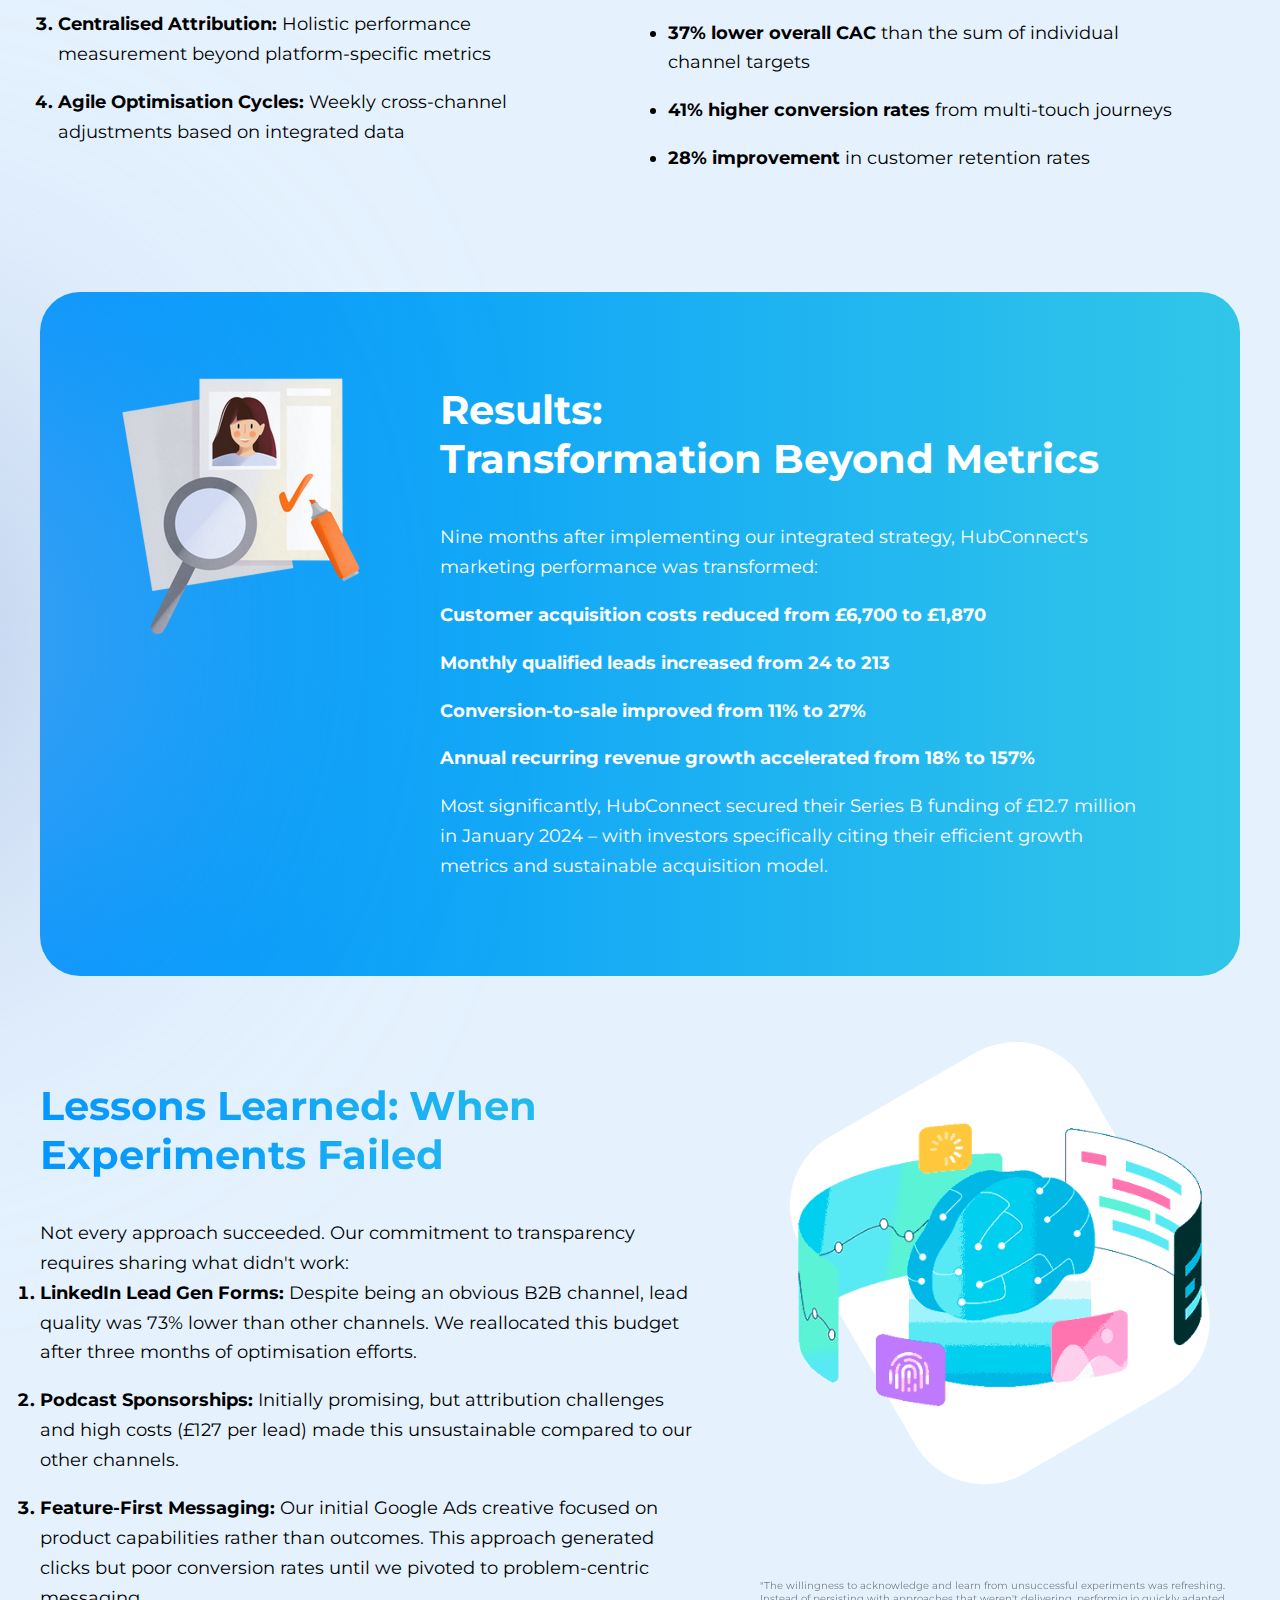
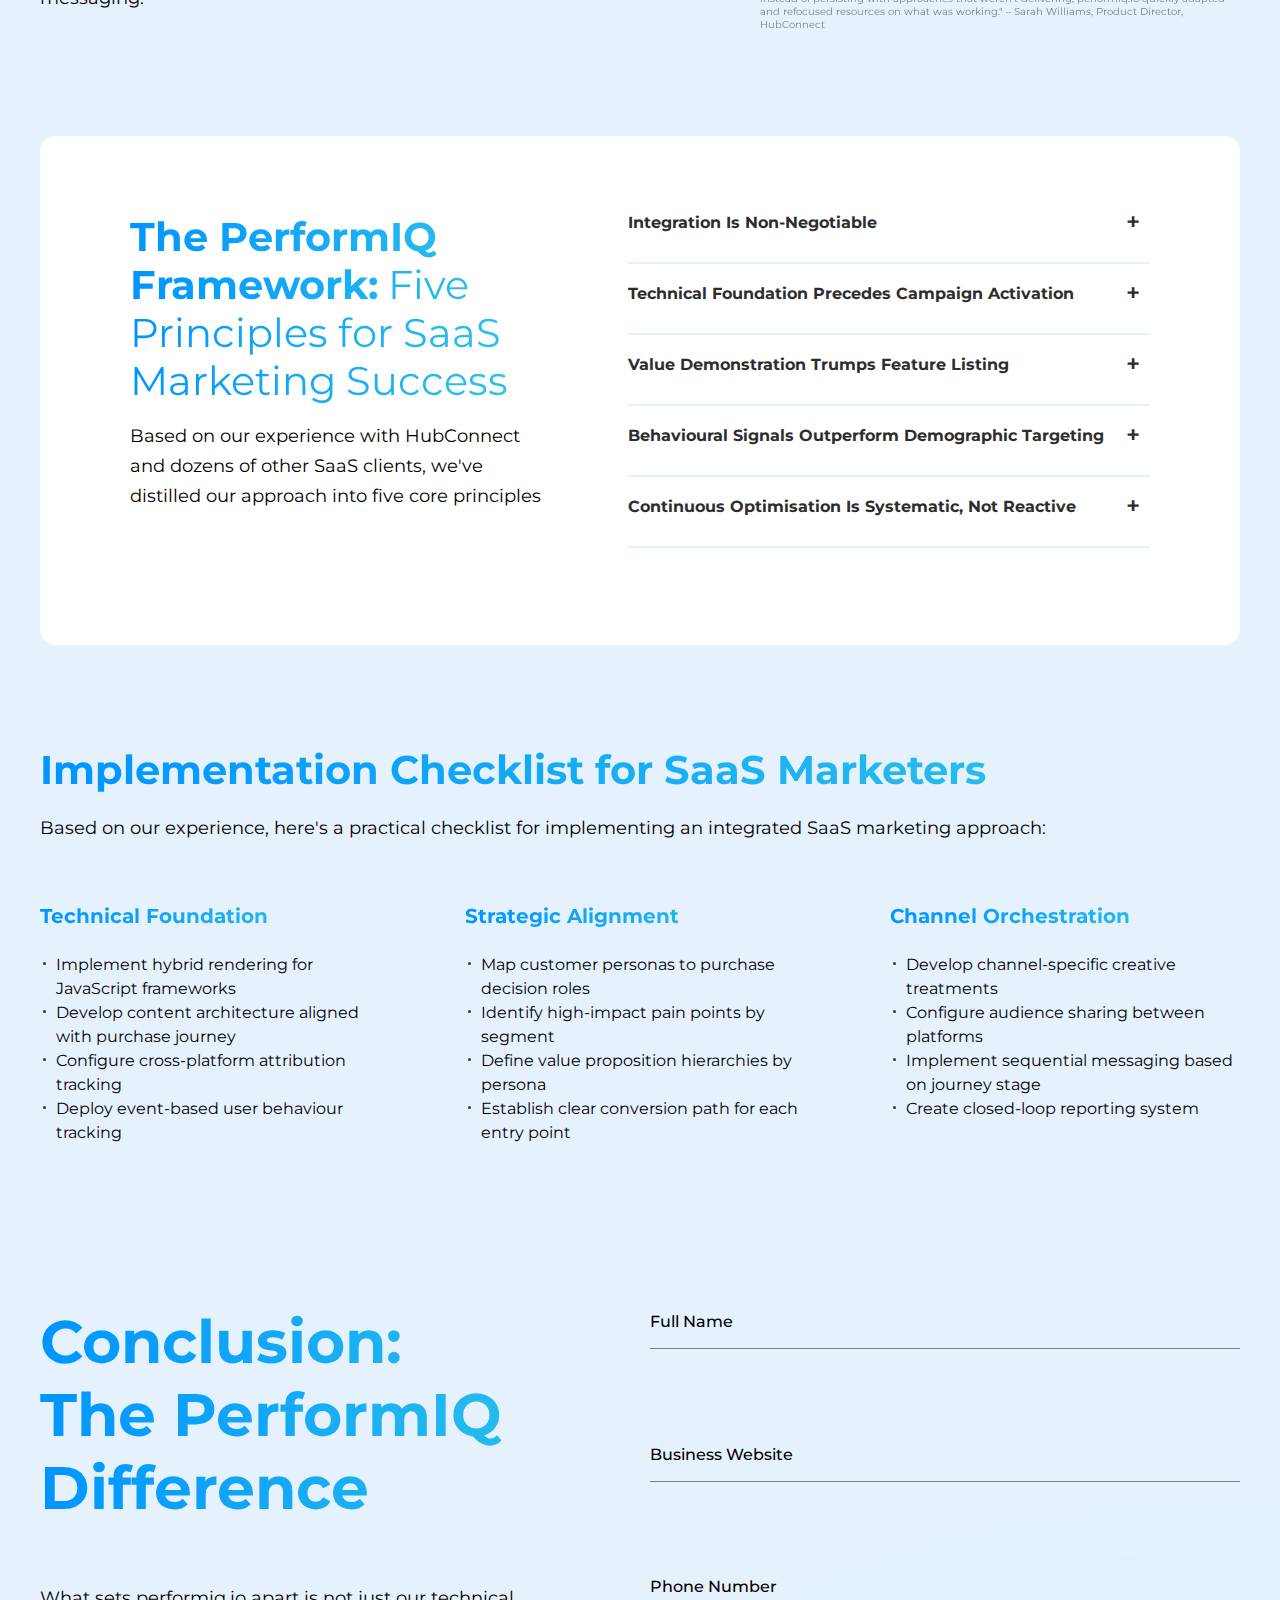
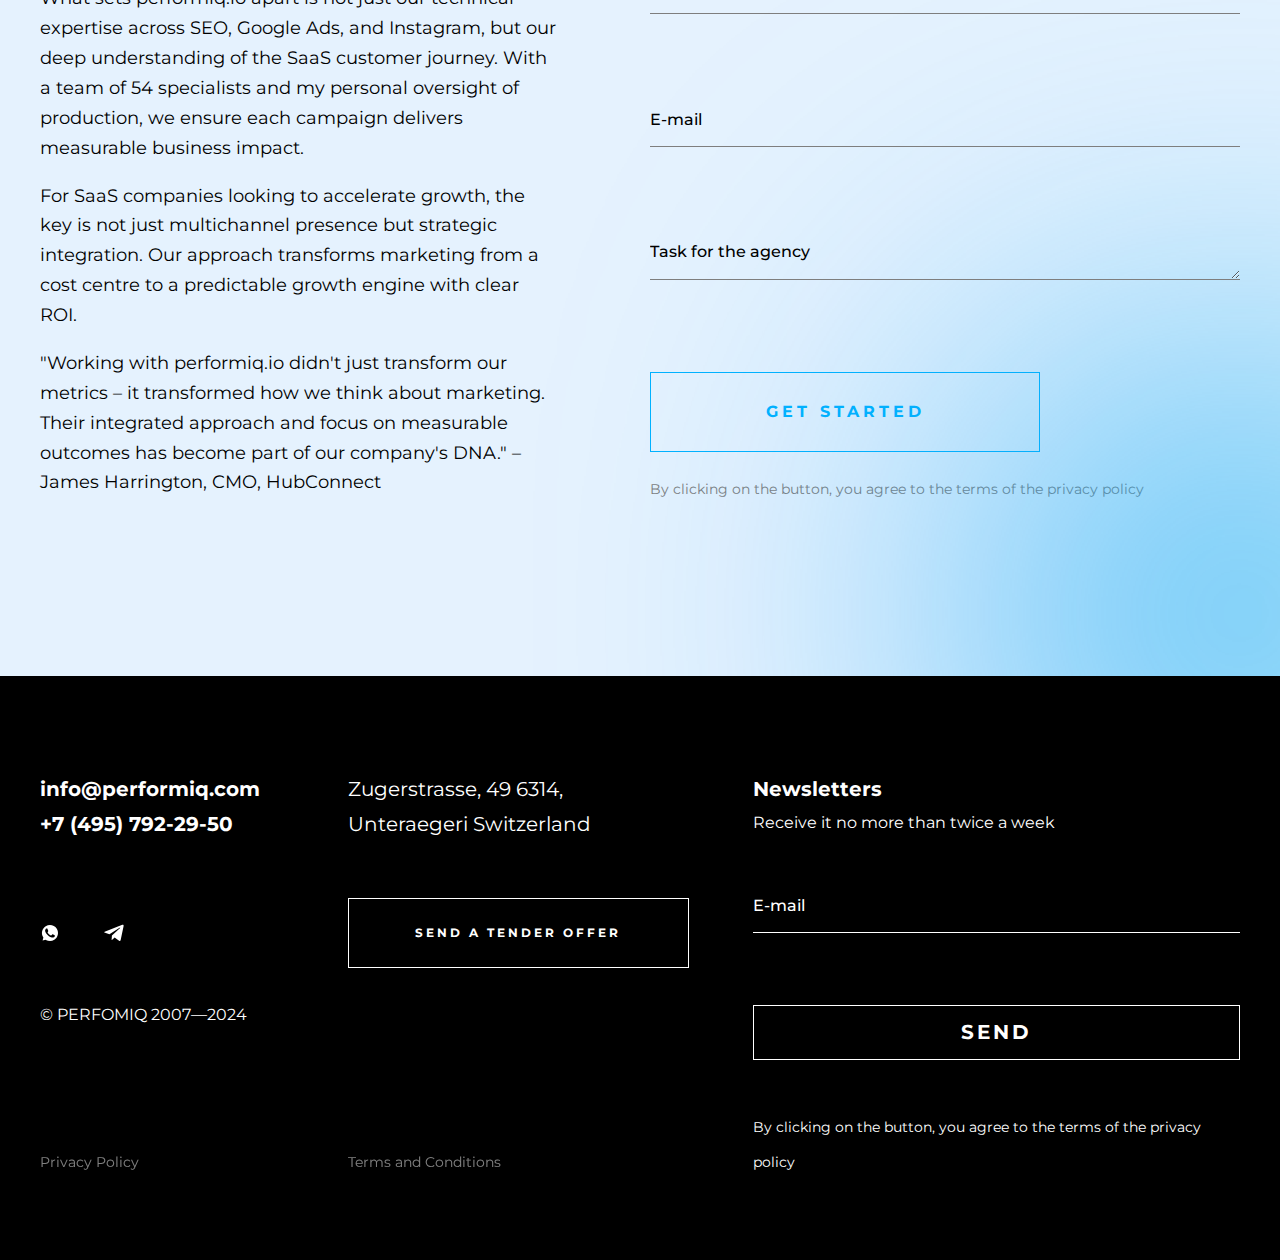
<file: cases-and-design.html>
<!DOCTYPE html>
<html lang="en">
	<head>
	<meta charset="UTF-8" />
	<meta name="viewport" content="width=device-width, initial-scale=1.0" />
	<meta name="description" content="We work with multiple channels to help improve your website's performance, increase brand awareness, and optimize conversions." />
	<meta name="keywords" content="SEO, email marketing, usability, website optimization, conversion rate optimization" />
	<meta name="author" content="Performiq" />
	<link rel="icon" type="image/svg+xml" href="img/logo-desktop.svg" />

	<link rel="preconnect" href="https://fonts.googleapis.com" />
	<link rel="preconnect" href="https://fonts.gstatic.com" crossorigin />
	<link href="https://fonts.googleapis.com/css2?family=Montserrat:wght@100..900&display=swap" rel="stylesheet" media="print" onload="this.media='all'" />

	<link rel="preload" href="https://cdn.jsdelivr.net/npm/swiper@11/swiper-bundle.min.css" as="style" onload="this.rel='stylesheet'" />
	<noscript>
		<link href="https://fonts.googleapis.com/css2?family=Montserrat:wght@100..900&display=swap" rel="stylesheet" />
		<link rel="stylesheet" href="https://cdn.jsdelivr.net/npm/swiper@11/swiper-bundle.min.css" />
	</noscript>
	<link rel="stylesheet" href="./styles/style.css" />
	<title>Breaking the Growth Ceiling</title>
</head>

	<body class="breaking-the-growth-ceiling">
		<div class="menu" id="menu">
			<div class="menu__container">
				<div class="menu__top">
					<a href="#" class="menu__logo logo">
						<img src="img/logo-desktop.svg" alt="logo" />
					</a>
					<div class="menu__close">&times;</div>
				</div>
				<ul class="menu__list">
					<li class="menu__item">
						<a href="#" class="menu__link">SEO</a>
					</li>
					<li class="menu__item">
						<a href="#" class="menu__link">Email-marketing</a>
					</li>
					<li class="menu__item">
						<a href="#" class="menu__link">Programmatic</a>
					</li>
					<li class="menu__item">
						<a href="#" class="menu__link">Conversion Optimisation</a>
					</li>
					<li class="menu__item">
						<a href="#" class="menu__link">Social Media Ads</a>
					</li>
					<li class="menu__item">
						<a href="#" class="menu__link">Google Ads</a>
					</li>
				</ul>
				<div class="menu__bottom">
					<div class="menu__info">
						<address class="menu__address">Zugerstrasse, 49 6314,<br />Unteraegeri Switzerland</address>
						<div class="menu__number">+7 (495) 792-29-508</div>
						<div class="menu__email">info@performiq.com</div>
					</div>
					<div class="menu__socials">
						<a aria-label="link to whatsapp" href="#" class="menu__socials-link">
							<img loading="lazy" src="img/icons/whatsapp-icon_dark.svg" alt="whatsapp icon" />
						</a>
						<a aria-label="link to telegram" href="#" class="menu__socials-link">
							<img loading="lazy" src="img/icons/telegram-icon_dark.svg" alt="telegram icon" />
						</a>
					</div>
				</div>
			</div>
		</div>
		<header class="header header__dark">
			<div class="header__container">
				<a href="#" class="logo">
					<img src="img/logo-white.svg" alt="logo" />
				</a>
				<nav class="nav-header">
					<ul class="nav-header__list">
						<li class="nav-header__item">
							<a href="#" class="nav-header__link">cases</a>
						</li>
						<li class="nav-header__item">
							<a href="#" class="nav-header__link">Services</a>
						</li>
						<li class="nav-header__item">
							<a href="#" class="nav-header__link">ABOUT</a>
						</li>
						<li class="nav-header__item">
							<a href="#" class="nav-header__link">Contact</a>
						</li>
					</ul>
				</nav>
				<div class="nav-header__right">
					<a href="tel:+74957922950" class="nav-header__phone-number">+7 (495) 792-29-50</a>
					<div class="nav-header__menu">
						<div class="burger burger_blue">
							<span></span>
							<span></span>
							<span></span>
						</div>
					</div>
				</div>
			</div>
			<div class="header__progress-bar progress-bar">
				<div class="progress-bar__line progress-bar__line_purple">
					<span></span>
				</div>
				<div class="progress-bar__container">
					<div class="progress-bar__menu">
						<ul class="progress-bar__list">
							<li class="progress-bar__item">
								<a href="#story" class="progress-bar__link progress-bar__link_purple">STORY</a>
							</li>
							<li class="progress-bar__item">
								<a href="#ecosystem" class="progress-bar__link progress-bar__link_purple">ECOSYSTEM</a>
							</li>
							<li class="progress-bar__item">
								<a href="#results-banner" class="progress-bar__link progress-bar__link_purple">RESULT</a>
							</li>
							<li class="progress-bar__item">
								<a href="#ask" class="progress-bar__link progress-bar__link_purple">ASK</a>
							</li>

							<li class="progress-bar__item">
								<a href="#callback" class="progress-bar__link progress-bar__link_purple">CALLBACK</a>
							</li>
						</ul>
					</div>
				</div>
			</div>
		</header>

		<main class="main">
			<section class="hero">
				<div class="hero__container">
					<div class="hero__content">
						<h1 class="hero__title">Breaking the Growth Ceiling</h1>
						<p class="hero__text">How PerformIQ Revolutionised HubConnect's SaaS Marketing</p>
					</div>
					<div class="hero__img">
						<picture>
							<source srcset="img/pages/cases-and-design/hero/shine-young-woman-working-with-laptop-and-charts.webp" type="image/webp" />
							<img src="img/pages/cases-and-design/hero/shine-young-woman-working-with-laptop-and-charts.gif" alt="shine-young-woman-working-with-laptop-and-charts" />
						</picture>
					</div>
				</div>
			</section>
			<article class="divider">
				<h3 class="divider__title">The Challenge: From Stagnation to Scale</h3>
			</article>
			<section id="story" class="story">
				<div class="story__container">
					<div class="story__banner banner-story">
						<div class="banner-story__img">
							<img src="img/pages/cases-and-design/story/james-harrington--cmo--hubconnect--white-backgroun.png" alt="james-harrington--cmo--hubconnect" />
						</div>
						<div class="banner-story__content">
							<div class="banner-story__text">We were burning through our funding with minimal results. Six months of traditional digital marketing had yielded just 17 enterprise leads. That's when we knew we needed a completely different approach.</div>
							<div class="banner-story__signature">James Harrington, CMO, HubConnect</div>
						</div>
						<div class="banner-story__quotes">
							<img src="img/pages/cases-and-design/story/quotes.svg" alt="quotes" />
						</div>
					</div>
					<div class="story__main">
						<p class="story__p"><span>When HubConnect approached us in March 2023,</span> their situation was precarious. Their innovative team collaboration platform had secured £4.2 million in Series A funding, but their customer acquisition costs were unsustainable at £6,700 per customer – nearly three times their first-year customer value.</p>
						<p class="story__p"><span>Despite having a superior product with innovative features, their market visibility was appallingly low.</span> Competing against established players like Monday.com and Asana seemed insurmountable with conventional tactics. HubConnect needed a radical shift in their marketing approach to survive.</p>
						<p class="story__p"><span>As Head of Production at performiq, I assembled a cross-functional team from our 54 specialists</span> and personally committed to overseeing this challenging transformation. What unfolded over the next nine months would fundamentally reshape our understanding of effective SaaS marketing.</p>
					</div>
				</div>
			</section>
			<section id="ecosystem" class="ecosystem">
				<div class="ecosystem__container">
					<div class="ecosystem__top">
						<h2 class="ecosystem__title">Understanding the SaaS Marketing Ecosystem: Beyond the Obvious</h2>
						<p class="ecosystem__text"><span>Before restructuring HubConnect's approach,</span> we conducted comprehensive market research that revealed critical insights about the collaboration software landscape</p>
					</div>
					<ul class="ecosystem__main main-ecosystem">
						<li class="main-ecosystem__item item-main-ecosystem">
							<div class="item-main-ecosystem__icon">
								<img src="img/pages/cases-and-design/ecosystem/icon-1.svg" alt="ecosystem-icon" />
							</div>
							<h4 class="item-main-ecosystem__title">Decision Fragmentation</h4>
							<p class="item-main-ecosystem__text">Unlike most B2B purchases, collaboration tool adoption involved an average of 7.2 stakeholders across <br />multiple departments</p>
						</li>
						<li class="main-ecosystem__item item-main-ecosystem">
							<div class="item-main-ecosystem__icon">
								<img src="img/pages/cases-and-design/ecosystem/icon-2.svg" alt="ecosystem-icon" />
							</div>
							<h4 class="item-main-ecosystem__title">Feature Fatigue</h4>
							<p class="item-main-ecosystem__text">
								Prospects were <br />
								overwhelmed by feature-focused messaging from competitors
							</p>
						</li>
						<li class="main-ecosystem__item item-main-ecosystem">
							<div class="item-main-ecosystem__icon"><img src="img/pages/cases-and-design/ecosystem/icon-3.svg" alt="ecosystem-icon" /></div>
							<h4 class="item-main-ecosystem__title">Trial Abandonment</h4>
							<p class="item-main-ecosystem__text">
								76% of trial users abandoned within
								<span
									>the first 48 hours <br />
									due to unclear onboarding</span
								>
							</p>
						</li>
						<li class="main-ecosystem__item item-main-ecosystem">
							<div class="item-main-ecosystem__icon"><img src="img/pages/cases-and-design/ecosystem/icon-4.svg" alt="ecosystem-icon" /></div>
							<h4 class="item-main-ecosystem__title">Channel Misalignment</h4>
							<p class="item-main-ecosystem__text">Marketing efforts were disconnected from the actual customer journey</p>
						</li>
					</ul>
					<article class="ecosystem__banner banner-ecosystem">
						<h3 class="banner-ecosystem__title">Our initial audits identified that HubConnect was making several critical mistakes common to SaaS businesses:</h3>
						<ul class="banner-ecosystem__list">
							<li class="banner-ecosystem__item">
								<span class="banner-ecosystem__num">1</span>
								<p class="banner-ecosystem__text">Over-investing in bottom-funnel tactics without sufficient brand awareness</p>
							</li>
							<li class="banner-ecosystem__item">
								<span class="banner-ecosystem__num">2</span>
								<p class="banner-ecosystem__text">Treating channels as separate entities rather than parts of an integrated journey</p>
							</li>
							<li class="banner-ecosystem__item">
								<span class="banner-ecosystem__num">3</span>
								<p class="banner-ecosystem__text">Using generic messaging rather than targeting specific user personas and pain points</p>
							</li>
							<li class="banner-ecosystem__item">
								<span class="banner-ecosystem__num">4</span>
								<p class="banner-ecosystem__text">Focusing on feature promotion rather than contextual value demonstration</p>
							</li>
						</ul>
					</article>
				</div>
			</section>
			<section class="symphony">
				<div class="symphony__container">
					<h2 class="symphony__title">Our Integrated Approach: <br />When Channels Become a Symphony</h2>
					<p class="symphony__text">Rather than viewing SEO, Google Ads, and Instagram as separate channels, we implemented what we call our "Audience-First Convergence Model" – an approach we've refined through 17 previous SaaS campaigns. This integrated strategy ensures consistent messaging across all touchpoints whilst optimising each channel for its unique strengths.</p>
				</div>
			</section>
			<article class="divider">
				<h2 class="divider__title">Phase 1: The Foundation Rebuild – Technical Excellence</h2>
			</article>
			<section class="phase-1">
				<div class="phase-1__container">
					<div class="phase-1__item item-phase-1">
						<div class="item-phase-1__img">
							<img src="img/pages/cases-and-design/phase-1/circle-img.svg" alt="seo graph" />
						</div>
						<div class="item-phase-1__content">
							<h3 class="item-phase-1__title">The SEO Architecture Overhaul</h3>
							<p class="item-phase-1__text"><span>Our technical audit revealed that HubConnect's Javascript-heavy React application</span> was essentially invisible to search engines. Rather than implementing standard fixes, <br />we developed <br />a bespoke solution.</p>
							<p class="item-phase-1__text"><span>We implemented selective server-side rendering for critical conversion</span> paths whilst maintaining client-side rendering <br />for the application itself. This hybrid approach delivered three immediate benefits:</p>
							<ol class="item-phase-1__list">
								<li class="item-phase-1__item">83% <span>improvement in Time to First Contentful Paint</span></li>
								<li class="item-phase-1__item">97% <span>increase in pages indexed by Google</span></li>
								<li class="item-phase-1__item">41% <span>higher organic CTR from search results</span></li>
							</ol>
						</div>
					</div>
					<div class="phase-1__item item-phase-1">
						<div class="item-phase-1__content">
							<h3 class="item-phase-1__title">The "Semantic Content Hub" Architecture</h3>
							<p class="item-phase-1__text">Traditional content strategies fail in the SaaS space because they don't align with complex purchase journeys. We developed <br />a proprietary content architecture specifically for HubConnect:</p>
							<ul class="item-phase-1__list">
								<li class="item-phase-1__item">Pain-Point Pillars: <span>Seven comprehensive guides addressing specific collaboration challenges</span></li>
								<li class="item-phase-1__item">Feature Application Clusters: <span>24 supporting articles demonstrating practical applications</span></li>
								<li class="item-phase-1__item">Decision Enablers: <span>Interactive comparison tools, ROI calculators, and implementation roadmaps</span></li>
							</ul>
							<h4 class="item-phase-1__subtitle">This architecture wasn't just theory – it delivered <br />measurable results:</h4>
							<ul class="item-phase-1__list">
								<li class="item-phase-1__item"><span class="black">Organic traffic increased by 327%</span> <span>within five months</span></li>
								<li class="item-phase-1__item"><span class="black">Average session duration improved from</span> <span>1:47 to 4:12</span></li>
								<li class="item-phase-1__item"><span class="black">Content-attributed demos increased by 211%</span></li>
							</ul>
						</div>
						<div class="item-phase-1__img">
							<picture>
								<source srcset="img/pages/cases-and-design/phase-1/triangle-gif.webp" type="image/webp" />
								<img src="img/pages/cases-and-design/phase-1/triangle-gif.gif" alt="seo gif" />
							</picture>
							<div class="item-phase-1__img-descr">"The content strategy completely transformed how prospects engaged with us. We're no longer explaining what we do – we're showing how we solve real problems. This fundamental shift has transformed our sales conversations." – James Harrington, CMO, HubConnect</div>
						</div>
					</div>
				</div>
			</section>

			<section class="redefining">
				<article class="divider">
					<h2 class="divider__title">Phase 2: Redefining Paid Media for SaaS</h2>
				</article>
				<div class="saas__main">
					<div class="saas__slider slider-saas swiper">
						<div class="slider-saas__wrapper swiper-wrapper">
							<article class="slider-saas__slide swiper-slide">
								<div class="slider-saas__img">
									<picture>
										<source srcset="img/pages/cases-and-design/redefining/urban-line-man-in-suit-line.webp" type="image/webp" />
										<img src="img/pages/cases-and-design/redefining/urban-line-man-in-suit-line.gif" alt="urban-line-man-in-suit-line" />
									</picture>
								</div>

								<div class="slider-saas__content">
									<h3 class="slider-saas__title">The 60-Day Attribution Window: Where Traditional Models Fail</h3>
									<p class="slider-saas__text">One of our most controversial moves was abandoning standard attribution models. We developed a custom attribution framework specifically calibrated to HubConnect's lengthy sales cycle.</p>
									<h4 class="slider-saas__subtitle">This extended attribution model allowed us to identify that:</h4>
									<ol class="slider-saas__list" type="a">
										<li class="slider-saas__list-item">Initial touchpoints <span>were significantly undervalued in standard models</span></li>
										<li class="slider-saas__list-item">Certain micro-conversions <span>(particularly feature page visits) were powerful predictors of eventual purchase</span></li>
										<li class="slider-saas__list-item">The optimal time <span>for sales intervention was much earlier than previously thought</span></li>
									</ol>
									<h4 class="slider-saas__subtitle">By redefining attribution, we restructured campaign budgets to reflect actual influence on revenue, not just conversion events. This led to:</h4>
									<ul class="slider-saas__list">
										<li class="slider-saas__list-item">46% <span>reduction in cost per qualified lead</span></li>
										<li class="slider-saas__list-item">78% <span>improvement in lead quality (measured by sales acceptance rate)</span></li>
										<li class="slider-saas__list-item">53% <span>increase in marketing-attributed revenue</span></li>
									</ul>
									<div class="slider-navigation slider-saas__navigation">
										<button class="slider-navigation__arrow slider-navigation__arrow-prev slider-saas__arrow slider-saas__arrow_prev">
											<svg xmlns="http://www.w3.org/2000/svg" width="24" height="24" viewBox="0 0 24 24">
												<path fill-rule="evenodd" clip-rule="evenodd" d="M8.12155 10.5001H21.0002V13.5001H8.12155L13.0609 18.4395L10.9396 20.5608L2.37891 12.0001L10.9396 3.43945L13.0609 5.56077L8.12155 10.5001Z" />
											</svg>
										</button>
										<div class="slider-navigation__bullets slider-saas__bullets"></div>
										<button class="slider-navigation__arrow slider-navigation__arrow-next slider-saas__arrow slider-saas__arrow_next">
											<svg xmlns="http://www.w3.org/2000/svg" width="24" height="24" viewBox="0 0 24 24">
												<path fill-rule="evenodd" clip-rule="evenodd" d="M15.4775 13.5568H2.92383V10.4428H15.4775L10.6628 5.31571L12.7306 3.11377L21.0752 11.9998L12.7306 20.8858L10.6628 18.6838L15.4775 13.5568Z" />
											</svg>
										</button>
									</div>
								</div>
							</article>
							<article class="slider-saas__slide swiper-slide">
								<div class="slider-saas__img">
									<picture>
										<img loading="lazy" src="img/pages/cases-and-design/redefining/scoping-man.svg" alt="scoping-man" />
									</picture>
								</div>

								<div class="slider-saas__content">
									<h3 class="slider-saas__title">Competitive Intelligence Campaigns: The Strategic Listening Post</h3>
									<p class="slider-saas__text">Rather than simply bidding on competitor terms, we developed what we call <br />"Strategic Listening Post" campaigns – limited-budget efforts designed <br />to capture market intelligence:</p>
									<h4 class="slider-saas__subtitle">Campaign Structure:</h4>
									<ol class="slider-saas__list" type="a">
										<li class="slider-saas__list-item"><span>Competitor brand terms + problem keywords</span></li>
										<li class="slider-saas__list-item"><span>Ad copy testing different value propositions</span></li>
										<li class="slider-saas__list-item"><span>Landing pages with comparative messaging</span></li>
										<li class="slider-saas__list-item"><span>Heat mapping and interaction recording</span></li>
									</ol>
									<h4 class="slider-saas__subtitle">These campaigns yielded invaluable insights:</h4>
									<ul class="slider-saas__list">
										<li class="slider-saas__list-item">A major competitor was struggling with API <span>reliability (based on search volume trends)</span></li>
										<li class="slider-saas__list-item">Enterprise prospects valued <span>implementation support over pricing (based on CTR analysis)</span></li>
										<li class="slider-saas__list-item">Security certifications were <span>a primary concern for financial sector prospects</span></li>
									</ul>
									<div class="slider-navigation slider-saas__navigation">
										<button class="slider-navigation__arrow slider-navigation__arrow-prev slider-saas__arrow slider-saas__arrow_prev">
											<svg xmlns="http://www.w3.org/2000/svg" width="24" height="24" viewBox="0 0 24 24">
												<path fill-rule="evenodd" clip-rule="evenodd" d="M8.12155 10.5001H21.0002V13.5001H8.12155L13.0609 18.4395L10.9396 20.5608L2.37891 12.0001L10.9396 3.43945L13.0609 5.56077L8.12155 10.5001Z" />
											</svg>
										</button>
										<div class="slider-navigation__bullets slider-saas__bullets"></div>
										<button class="slider-navigation__arrow slider-navigation__arrow-next slider-saas__arrow slider-saas__arrow_next">
											<svg xmlns="http://www.w3.org/2000/svg" width="24" height="24" viewBox="0 0 24 24">
												<path fill-rule="evenodd" clip-rule="evenodd" d="M15.4775 13.5568H2.92383V10.4428H15.4775L10.6628 5.31571L12.7306 3.11377L21.0752 11.9998L12.7306 20.8858L10.6628 18.6838L15.4775 13.5568Z" />
											</svg>
										</button>
									</div>
								</div>
							</article>
							<article class="slider-saas__slide swiper-slide">
								<div class="slider-saas__img">
									<picture>
										<img loading="lazy" src="img/pages/cases-and-design/redefining/remarketing.svg" alt="remarketing" />
									</picture>
								</div>

								<div class="slider-saas__content">
									<h3 class="slider-saas__title">Sequential Ad Orchestration: Beyond Basic Remarketing</h3>
									<p class="slider-saas__text">We abandoned traditional remarketing in favour of behaviour-driven sequential campaigns.</p>
									<h4 class="slider-saas__subtitle">Each prospect received a personalised ad sequence based on their specific interactions:</h4>
									<ol class="slider-saas__list">
										<li class="slider-saas__list-item">Problem Awareness: <span>Contextually relevant problem statements</span></li>
										<li class="slider-saas__list-item">Solution Education: <span>Specific feature demonstrations aligned with their previous engagement</span></li>
										<li class="slider-saas__list-item">Implementation Vision: <span>Case studies from their specific industry</span></li>
										<li class="slider-saas__list-item">Decision Support: <span>ROI calculations and implementation guidance</span></li>
									</ol>
									<h4 class="slider-saas__subtitle">This sequential approach delivered remarkable improvements:</h4>
									<ul class="slider-saas__list">
										<li class="slider-saas__list-item">CVR increased from 2.1% to 8.7% for demo requests</li>
										<li class="slider-saas__list-item">Average lead quality score improved by 61%</li>
										<li class="slider-saas__list-item">Sales cycle shortened by 24 days on averagecial sector prospects</li>
									</ul>
									<div class="slider-navigation slider-saas__navigation">
										<button class="slider-navigation__arrow slider-navigation__arrow-prev slider-saas__arrow slider-saas__arrow_prev">
											<svg xmlns="http://www.w3.org/2000/svg" width="24" height="24" viewBox="0 0 24 24">
												<path fill-rule="evenodd" clip-rule="evenodd" d="M8.12155 10.5001H21.0002V13.5001H8.12155L13.0609 18.4395L10.9396 20.5608L2.37891 12.0001L10.9396 3.43945L13.0609 5.56077L8.12155 10.5001Z" />
											</svg>
										</button>
										<div class="slider-navigation__bullets slider-saas__bullets"></div>
										<button class="slider-navigation__arrow slider-navigation__arrow-next slider-saas__arrow slider-saas__arrow_next">
											<svg xmlns="http://www.w3.org/2000/svg" width="24" height="24" viewBox="0 0 24 24">
												<path fill-rule="evenodd" clip-rule="evenodd" d="M15.4775 13.5568H2.92383V10.4428H15.4775L10.6628 5.31571L12.7306 3.11377L21.0752 11.9998L12.7306 20.8858L10.6628 18.6838L15.4775 13.5568Z" />
											</svg>
										</button>
									</div>
								</div>
							</article>
						</div>
					</div>

					<div class="saas__decoration"></div>
				</div>
			</section>
			<section class="insta">
				<article class="divider">
					<h2 class="divider__title">Phase 3: Instagram as a B2B Power Channel</h2>
				</article>
				<div class="insta__top top-insta">
					<div class="top-insta__container">Our most unconventional move was making Instagram a central part of HubConnect's B2B strategy. Initial scepticism from the client was substantial, but our previous success with this approach for SaaS clients gave us confidence.</div>
				</div>
				<div class="insta__container">
					<ul class="insta__list">
						<li class="insta__item item-insta">
							<div class="item-insta__icon">
								<img src="img/pages/cases-and-design/phase-3/icon-1.svg" alt="phase-3-icon" />
							</div>
							<h4 class="item-insta__title">Decision-Maker Behavioural Targeting</h4>
							<p class="item-insta__text">Rather than relying on standard targeting options, we developed complex behavioural <br />cohorts based on:</p>
							<ul class="item-insta__list">
								<li class="item-insta__list-item">Technology <span>stack usage patterns</span></li>
								<li class="item-insta__list-item">Professional <span>event attendance data</span></li>
								<li class="item-insta__list-item">Content <span>consumption behaviours across platforms</span></li>
							</ul>
							<p class="item-insta__text">This approach identified the "hidden influencers" in the purchase process – not just the final signatories, but the day-to-day users who champion solutions internally.</p>
						</li>
						<li class="insta__item item-insta">
							<div class="item-insta__icon">
								<img src="img/pages/cases-and-design/phase-3/icon-2.svg" alt="phase-3-icon" />
							</div>
							<h4 class="item-insta__title">The "Micro Demo" Format</h4>
							<p class="item-insta__text">We developed a distinctive 15-second "micro demo" <br />format specifically for Instagram that broke every <br />convention of B2B marketing:</p>
							<h5 class="item-insta__subtitle">These micro demos followed a strict format:</h5>
							<ol class="item-insta__list">
								<li class="item-insta__list-item">0-3s: <span>Clear problem statement with emotional hook</span></li>
								<li class="item-insta__list-item">
									4-10s: <span>Feature demonstration in context <br />(with visible time savings)</span>
								</li>
								<li class="item-insta__list-item">11-15s: <span>Outcome celebration with measurable impact</span></li>
							</ol>
							<h5 class="item-insta__subtitle">The results challenged every assumption <br />about Instagram for B2B:</h5>
							<ul class="item-insta__list">
								<li class="item-insta__list-item">CTR of 4.7% <span>(compared to 0.8% industry average for B2B)</span></li>
								<li class="item-insta__list-item">67% lower CPL <span>compared to LinkedIn campaigns</span></li>
								<li class="item-insta__list-item">
									4.3x <span>higher comment rate with genuine <br />product questions</span>
								</li>
							</ul>
						</li>
						<li class="insta__item item-insta">
							<div class="item-insta__icon"><img src="img/pages/cases-and-design/phase-3/icon-3.svg" alt="phase-3-icon" /></div>
							<h4 class="item-insta__title">Visual Social Proof Strategy</h4>
							<p class="item-insta__text">We transformed abstract software benefits into compelling visual narratives.</p>
							<h5 class="item-insta__subtitle">These highly shareable visuals generated:</h5>
							<ul class="item-insta__list">
								<li class="item-insta__list-item">11,400+ <span>shares across platforms</span></li>
								<li class="item-insta__list-item">327 direct demo <span>requests attributed to shared content</span></li>
								<li class="item-insta__list-item">£17,200 earned media <span>value through organic amplification</span></li>
							</ul>
						</li>
					</ul>
				</div>
			</section>
			<article class="divider">
				<h2 class="divider__title">Phase 4: The Integration Layer – Where Magic Happens</h2>
			</article>
			<section class="phase-4">
				<div class="phase-4__container">
					<div class="phase-4__col">
						<p class="phase-4__text">The true innovation in our approach wasn't any single channel strategy, but rather how we integrated them into a coherent ecosystem:</p>
						<ol class="phase-4__list">
							<li class="phase-4__item">
								Cross-Channel Audience Sharing: <span><br />Behavioural signals from one channel informed <br />targeting in others</span>
							</li>
							<li class="phase-4__item">Unified Messaging Framework: <span>Consistent narrative adapted to channel-specific formats</span></li>
							<li class="phase-4__item">Centralised Attribution: <span>Holistic performance measurement beyond platform-specific metrics</span></li>
							<li class="phase-4__item">Agile Optimisation Cycles: <span>Weekly cross-channel adjustments based on integrated data</span></li>
						</ol>
					</div>
					<div class="phase-4__col">
						<div class="phase-4__img">
							<img src="img/pages/cases-and-design/phase-4/magic.png" alt="magic" />
						</div>
						<p class="phase-4__text">This integration layer delivered synergistic benefits impossible with siloed approaches:</p>
						<ul class="phase-4__list">
							<li class="phase-4__item">
								37% lower overall CAC <span>than the sum of individual <br />channel targets</span>
							</li>
							<li class="phase-4__item">41% higher conversion rates <span>from multi-touch journeys</span></li>
							<li class="phase-4__item">28% improvement <span>in customer retention rates</span></li>
						</ul>
					</div>
				</div>
			</section>
			<div class="bg__blue">
				<section id="results-banner" class="banner-results">
					<div class="banner-results__container">
						<article class="results-banner">
							<div class="results-banner__img">
								<img src="img/pages/cases-and-design/results-banner/shine-perfect-candidates-cv-found-1.png" alt="shine-perfect-candidates-cv-found" />
							</div>
							<div class="results-banner__content">
								<h3 class="results-banner__title">Results: <br />Transformation Beyond Metrics</h3>
								<p class="results-banner__text">Nine months after implementing our integrated strategy, HubConnect's marketing performance was transformed:</p>
								<ul class="results-banner__list">
									<li class="results-banner__item">Customer acquisition costs reduced from £6,700 to £1,870</li>
									<li class="results-banner__item">Monthly qualified leads increased from 24 to 213</li>
									<li class="results-banner__item">Conversion-to-sale improved from 11% to 27%</li>
									<li class="results-banner__item">Annual recurring revenue growth accelerated from 18% to 157%</li>
								</ul>
								<p class="results-banner__text">Most significantly, HubConnect secured their Series B funding of £12.7 million in January 2024 – with investors specifically citing their efficient growth metrics and sustainable acquisition model.</p>
							</div>
						</article>
					</div>
				</section>
				<section class="lessons">
					<div class="lessons__container">
						<div class="lessons__content">
							<h2 class="lessons__title">Lessons Learned: When Experiments Failed</h2>
							<p class="lessons__text">Not every approach succeeded. Our commitment to transparency requires sharing what didn't work:</p>
							<ol class="lessons__list">
								<li class="lessons__list-item">LinkedIn Lead Gen Forms: <span>Despite being an obvious B2B channel, lead quality was 73% lower than other channels. We reallocated this budget after three months of optimisation efforts.</span></li>
								<li class="lessons__list-item">Podcast Sponsorships: <span>Initially promising, but attribution challenges and high costs (£127 per lead) made this unsustainable compared to our other channels.</span></li>
								<li class="lessons__list-item">Feature-First Messaging: <span>Our initial Google Ads creative focused on product capabilities rather than outcomes. This approach generated clicks but poor conversion rates until we pivoted to problem-centric messaging.</span></li>
							</ol>
						</div>
						<div class="lessons__visual">
							<div class="lessons__img">
								<picture>
									<source srcset="img/pages/cases-and-design/lessons/florid-artificial-intelligence-and-big-data-analysis.webp" type="image/webp" />
									<img src="img/pages/cases-and-design/lessons/florid-artificial-intelligence-and-big-data-analysis.gif" alt="florid-artificial-intelligence-and-big-data-analysis" />
								</picture>
								<div class="lessons__img-decor"></div>
							</div>
							<div class="lessons__img-descr">"The willingness to acknowledge and learn from unsuccessful experiments was refreshing. Instead of persisting with approaches that weren't delivering, performiq.io quickly adapted and refocused resources on what was working." – Sarah Williams, Product Director, HubConnect</div>
						</div>
					</div>
				</section>
				<section id="ask" class="faq">
					<article class="faq-banner">
						<div class="faq-banner__descr">
							<h2 class="faq-banner__title"><span>The PerformIQ Framework:</span> Five Principles for SaaS Marketing Success</h2>
							<p class="faq-banner__text">Based on our experience with HubConnect and dozens of other SaaS clients, we've distilled our approach into five core principles</p>
						</div>
						<div class="faq-banner__action">
							<ul class="faq__list">
								<li class="faq__item item-faq">
									<div class="item-faq__question">Integration Is Non-Negotiable</div>
									<p class="item-faq__answer">Channel-specific strategies fail in the complex SaaS landscape. Success depends on orchestrating touchpoints across the entire customer journey. Our cross-functional pods ensure consistent experiences regardless of entry point.</p>
								</li>
								<li class="faq__item item-faq">
									<div class="item-faq__question">Technical Foundation Precedes Campaign Activation</div>
									<p class="item-faq__answer">Lorem ipsum dolor sit amet consectetur adipisicing elit. Esse enim ullam fugiat commodi obcaecati tempora nemo aut maiores, doloribus quaerat.</p>
								</li>
								<li class="faq__item item-faq">
									<div class="item-faq__question">Value Demonstration Trumps Feature Listing</div>
									<p class="item-faq__answer">Lorem ipsum dolor sit amet consectetur adipisicing elit. Quos at ab minima officiis repellat. Sequi.</p>
								</li>
								<li class="faq__item item-faq">
									<div class="item-faq__question">Behavioural Signals Outperform Demographic Targeting</div>
									<p class="item-faq__answer">Lorem ipsum dolor sit, amet consectetur adipisicing elit. Quae tempora saepe, a vitae libero adipisci?</p>
								</li>
								<li class="faq__item item-faq">
									<div class="item-faq__question">Continuous Optimisation Is Systematic, Not Reactive</div>
									<p class="item-faq__answer">Lorem ipsum dolor sit amet consectetur adipisicing elit. Id optio vitae doloribus minima. Voluptatibus, praesentium.</p>
								</li>
							</ul>
						</div>
					</article>
				</section>
				<section class="checklist">
					<div class="checklist__container">
						<h2 class="checklist__title">Implementation Checklist for SaaS Marketers</h2>
						<p class="checklist__text">Based on our experience, here's a practical checklist for implementing an integrated SaaS marketing approach:</p>
						<ul class="checklist__list">
							<li class="checklist__item item-checklist">
								<h3 class="item-checklist__title">Technical Foundation</h3>
								<ul class="item-checklist__list">
									<li class="item-checklist__item">Implement hybrid rendering for JavaScript frameworks</li>
									<li class="item-checklist__item">Develop content architecture aligned with purchase journey</li>
									<li class="item-checklist__item">Configure cross-platform attribution tracking</li>
									<li class="item-checklist__item">Deploy event-based user behaviour tracking</li>
								</ul>
							</li>
							<li class="checklist__item item-checklist">
								<h3 class="item-checklist__title">Strategic Alignment</h3>
								<ul class="item-checklist__list">
									<li class="item-checklist__item">Map customer personas to purchase decision roles</li>
									<li class="item-checklist__item">Identify high-impact pain points by segment</li>
									<li class="item-checklist__item">Define value proposition hierarchies by persona</li>
									<li class="item-checklist__item">Establish clear conversion path for each entry point</li>
								</ul>
							</li>
							<li class="checklist__item item-checklist">
								<h3 class="item-checklist__title">Channel Orchestration</h3>
								<ul class="item-checklist__list">
									<li class="item-checklist__item">Develop channel-specific creative treatments</li>
									<li class="item-checklist__item">Configure audience sharing between platforms</li>
									<li class="item-checklist__item">Implement sequential messaging based on journey stage</li>
									<li class="item-checklist__item">Create closed-loop reporting system</li>
								</ul>
							</li>
						</ul>
					</div>
				</section>
			</div>
			<section id="callback" class="contact">
				<div class="contact__container">
					<div class="contact__text">
						<h2 class="title-2 contact__title">Conclusion: <br />The PerformIQ Difference</h2>
						<p class="contact__subtitle">What sets performiq.io apart is not just our technical expertise across SEO, Google Ads, and Instagram, but our deep understanding of the SaaS customer journey. With a team of 54 specialists and my personal oversight of production, we ensure each campaign delivers measurable business impact.</p>
						<p class="contact__subtitle">For SaaS companies looking to accelerate growth, the key is not just multichannel presence but strategic integration. Our approach transforms marketing from a cost centre to a predictable growth engine with clear ROI.</p>
						<p class="contact__subtitle">"Working with performiq.io didn't just transform our metrics – it transformed how we think about marketing. Their integrated approach and focus on measurable outcomes has become part of our company's DNA." – James Harrington, CMO, HubConnect</p>
					</div>
					<form class="form contact__form" action="#" method="POST">
						<div class="input__wrapper">
							<input class="input form__input" type="text" id="input-name" name="name" placeholder="Full Name" />
							<label for="input-name"></label>
						</div>

						<div class="input__wrapper">
							<input class="input form__input" type="text" id="input-website" name="website" placeholder="Business Website" />
							<label for="input-website"></label>
						</div>

						<div class="input__wrapper">
							<input class="input form__input" type="text" id="input-number" name="number" placeholder="Phone Number" />
							<label for="input-number"></label>
						</div>

						<div class="input__wrapper">
							<input class="input form__input" type="email" id="input-email" name="email" placeholder="E-mail" />
							<label for="input-email"></label>
						</div>

						<div class="input__wrapper">
							<textarea class="input form__input" type="text" id="input-task" name="task" placeholder="Task for the agency"></textarea>
							<label for="input-task"></label>
						</div>
						<button type="submit" class="button form__button">Get Started</button>
						<div class="form__policy">By clicking on the button, you agree to the terms of the privacy policy</div>
					</form>
				</div>
			</section>
		</main>
		<footer class="footer footer_dark">
			<div class="footer__container">
				<div class="footer__contacts">
					<div class="footer__email">info@performiq.com</div>
					<div class="footer__number">+7 (495) 792-29-50</div>
				</div>
				<address class="footer__address footer__address_1">
					<div class="footer__address-title">Zugerstrasse, 49 6314, <br />Unteraegeri Switzerland</div>
				</address>

				<a href="#" class="button footer__button">Send a tender offer</a>
				<div class="footer__socials">
					<a href="#" aria-label="link to whatsapp" class="footer__socials-link">
						<img src="img/icons/whatsapp-icon_light.svg" alt="whatsapp" />
					</a>
					<a aria-label="link to telegram" href="#" class="footer__socials-link">
						<img src="img/icons/telegram-icon_light.svg" alt="telegram" />
					</a>
				</div>
				<form action="#" method="POST" class="footer__newsletters newsletters">
					<div class="title-4 newsletters__title">Newsletters</div>
					<p class="newsletters__subtitle">Receive it no more than twice a week</p>
					<div class="newsletters__input">
						<input autocomplete="off" id="newsletters-email" type="email" name="newsletters-email" placeholder="E-mail" class="input" />
						<label for="newsletters-email"></label>
						<div class="newsletters__confirm confirm-newsletters">
							<div class="confirm-newsletters__text">Confirm your subscription in the email</div>
							<button type="button" class="confirm-newsletters__close"></button>
						</div>
					</div>
					<button type="submit" class="button newsletters__button">SEND</button>
					<div class="newsletters__policy">By clicking on the button, you agree to the terms of the privacy policy</div>
				</form>
				<div class="footer__company">© PERFOMIQ 2007—2024</div>
				<a href="#" class="footer__policy">Privacy Policy</a>
				<a href="#" class="footer__terms">Terms and Conditions</a>
			</div>
		</footer>

		<script src="https://cdn.jsdelivr.net/npm/swiper@11/swiper-bundle.min.js"></script>
		<script src="js/index.js"></script>
	</body>
</html>
</file>
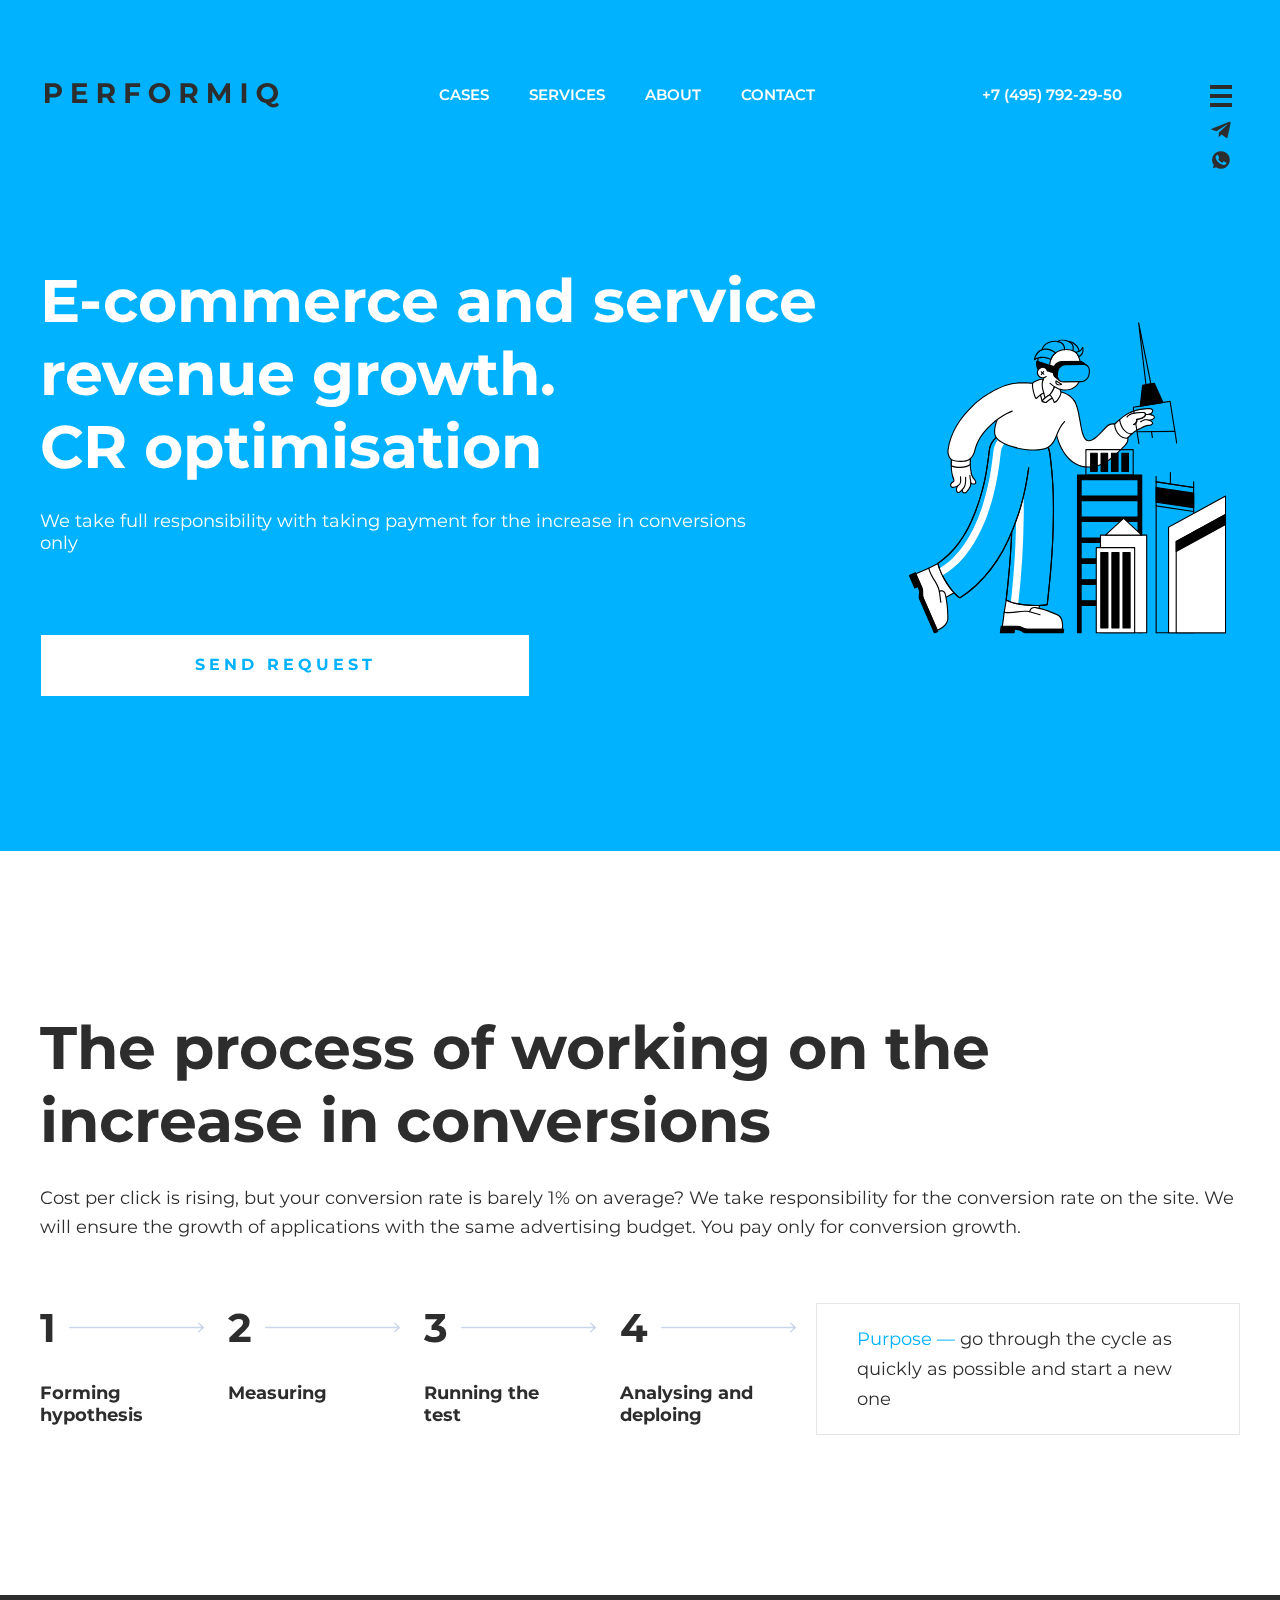
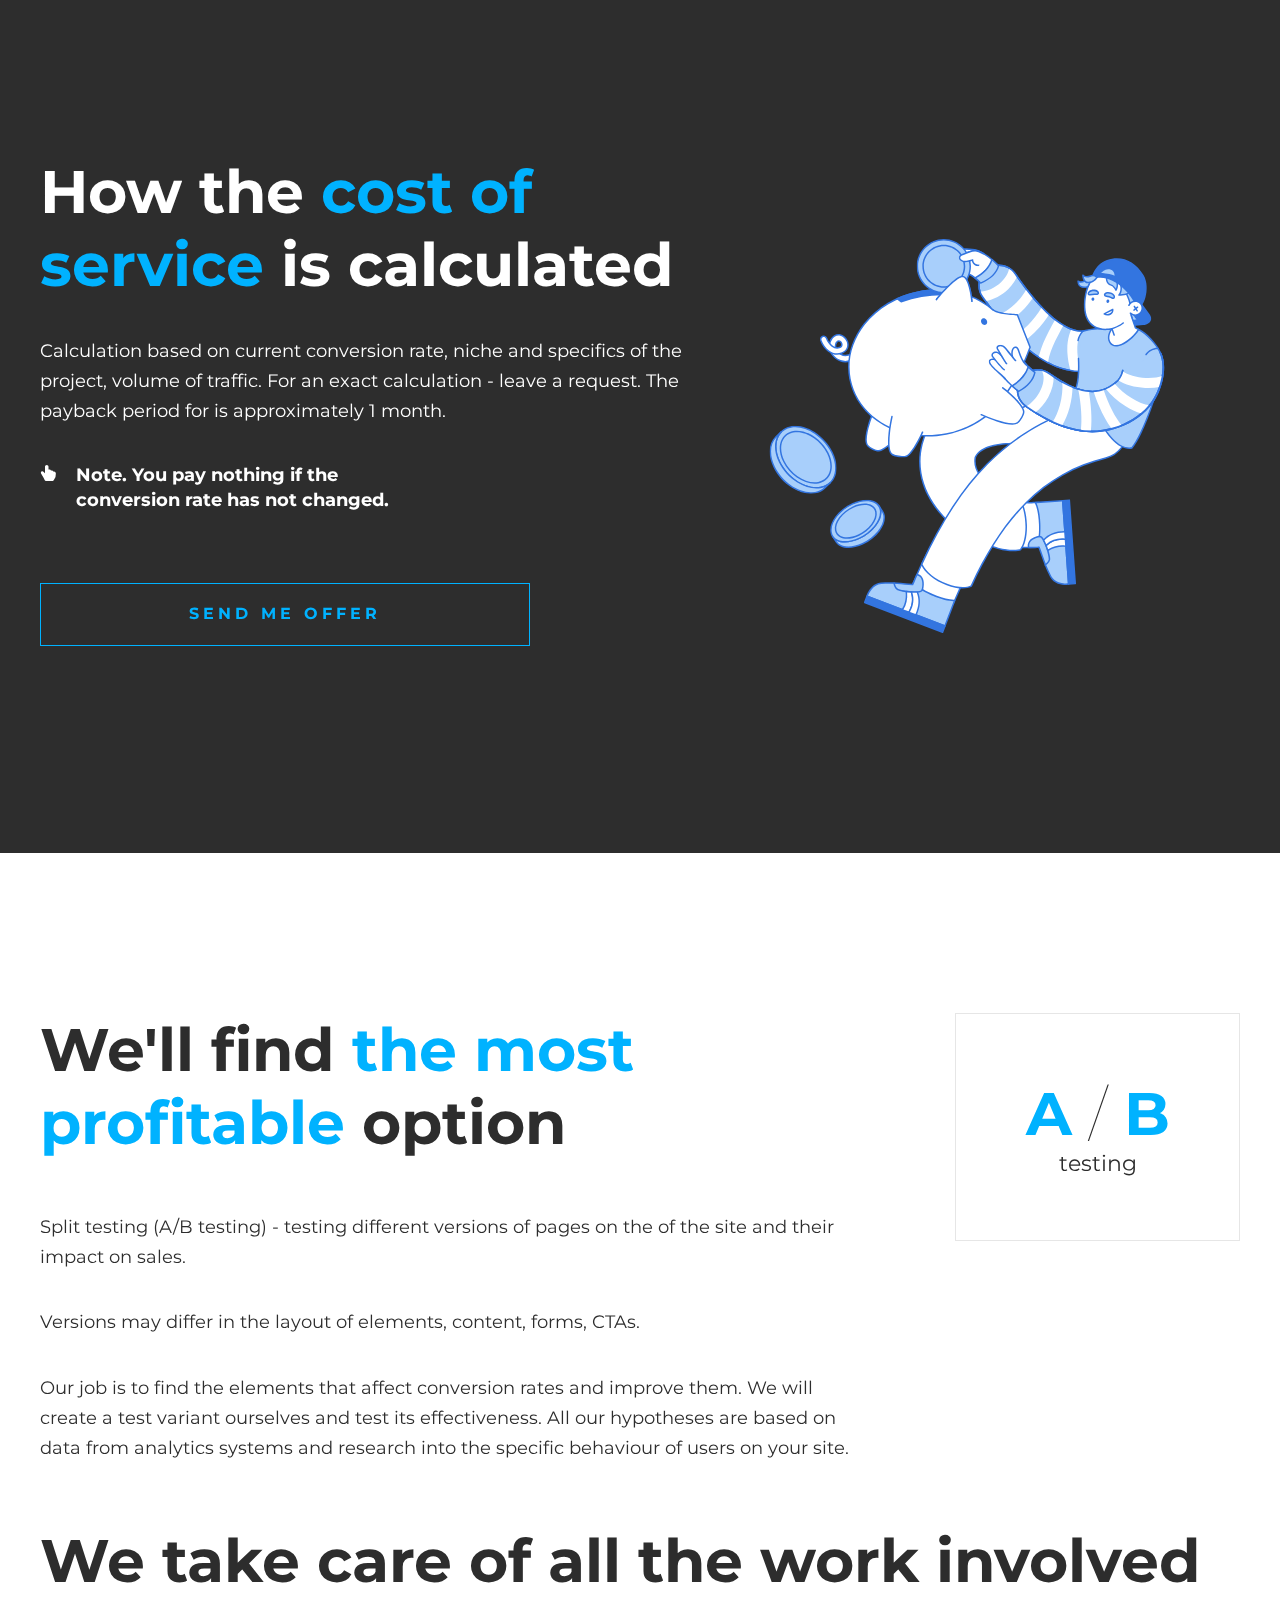
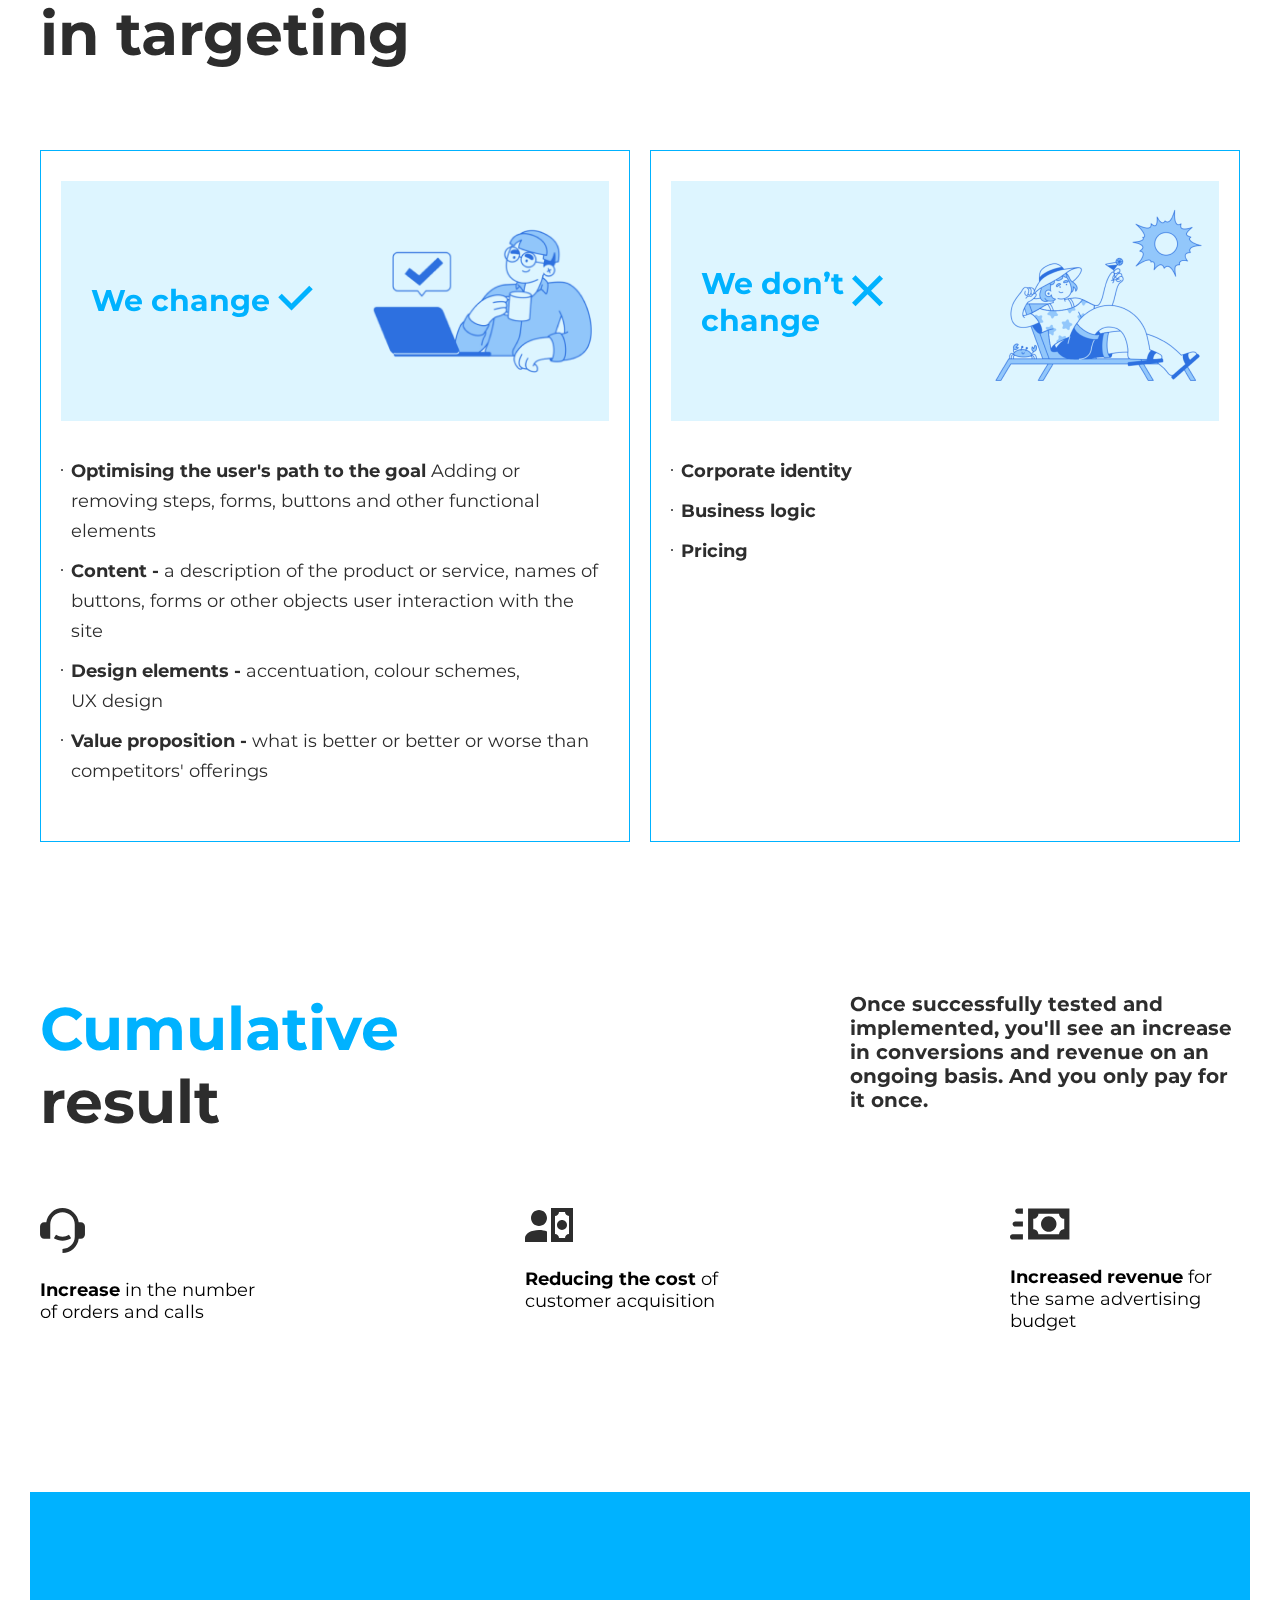
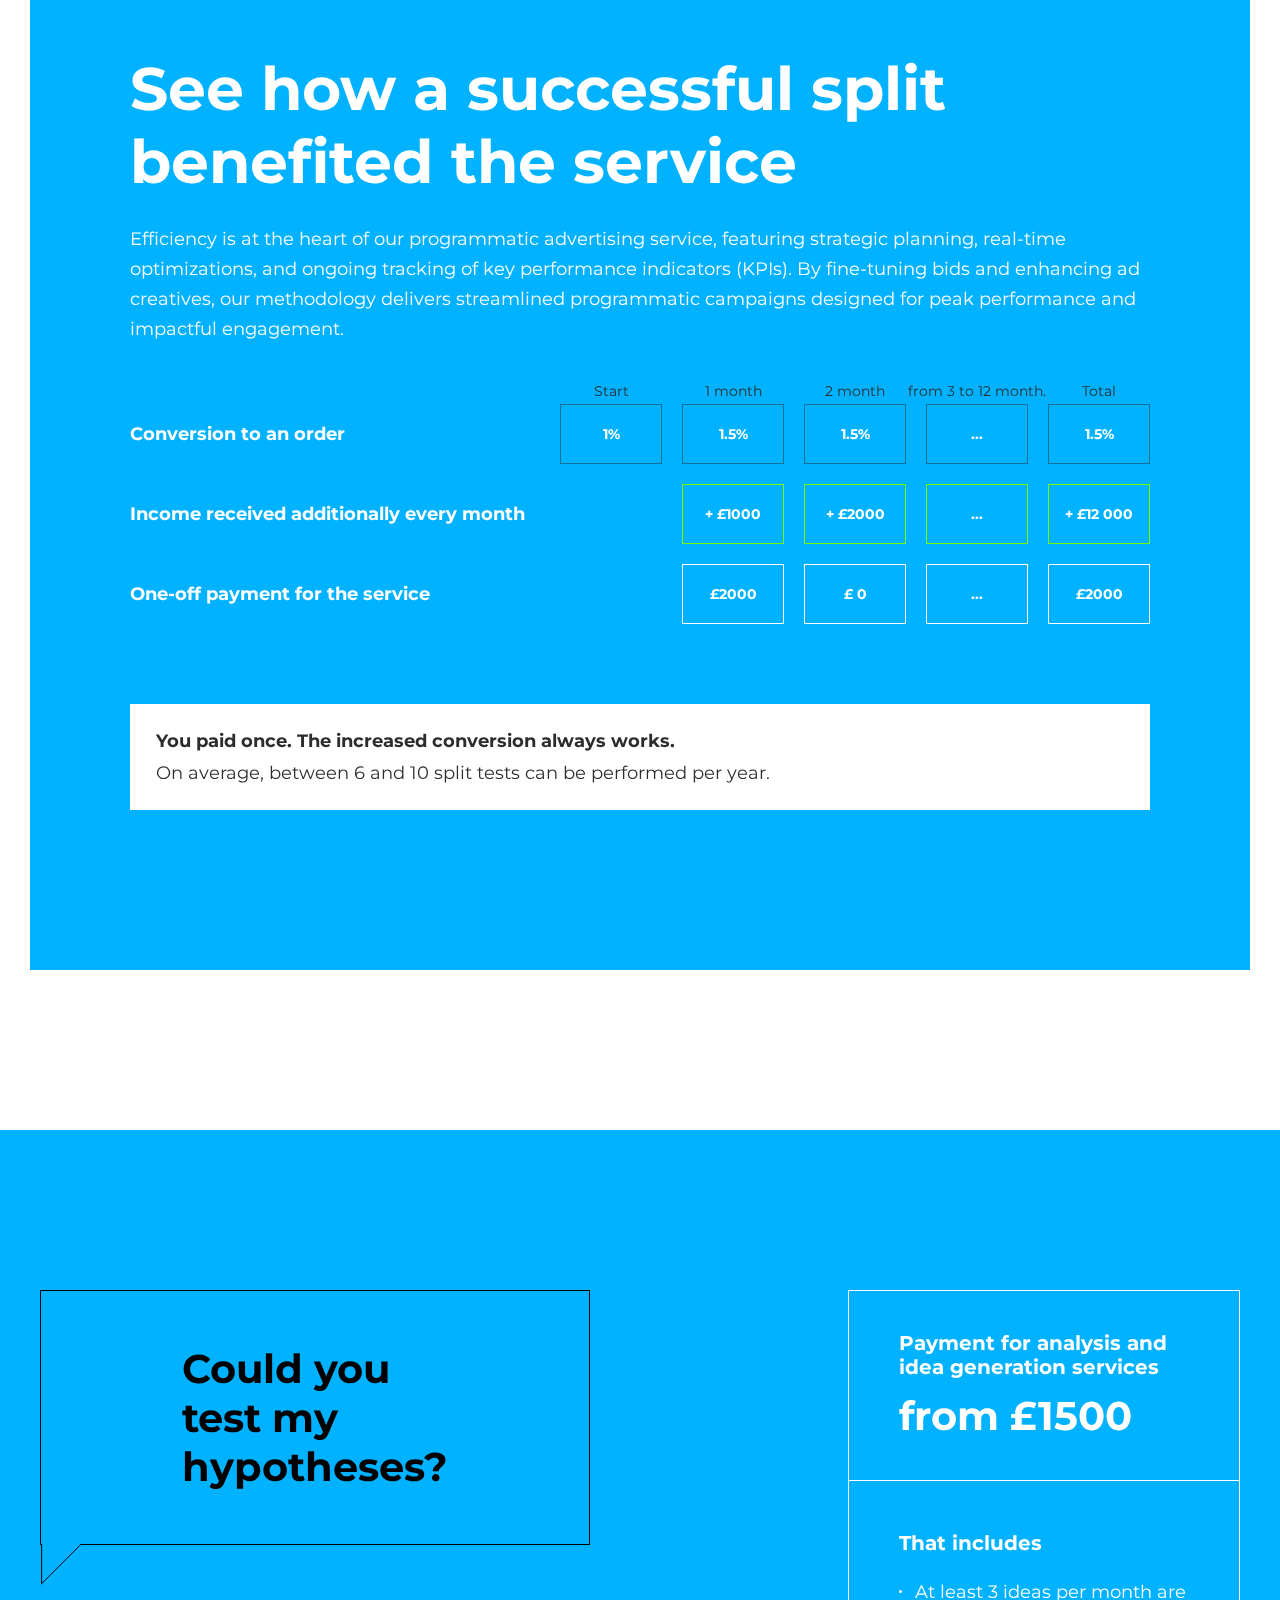
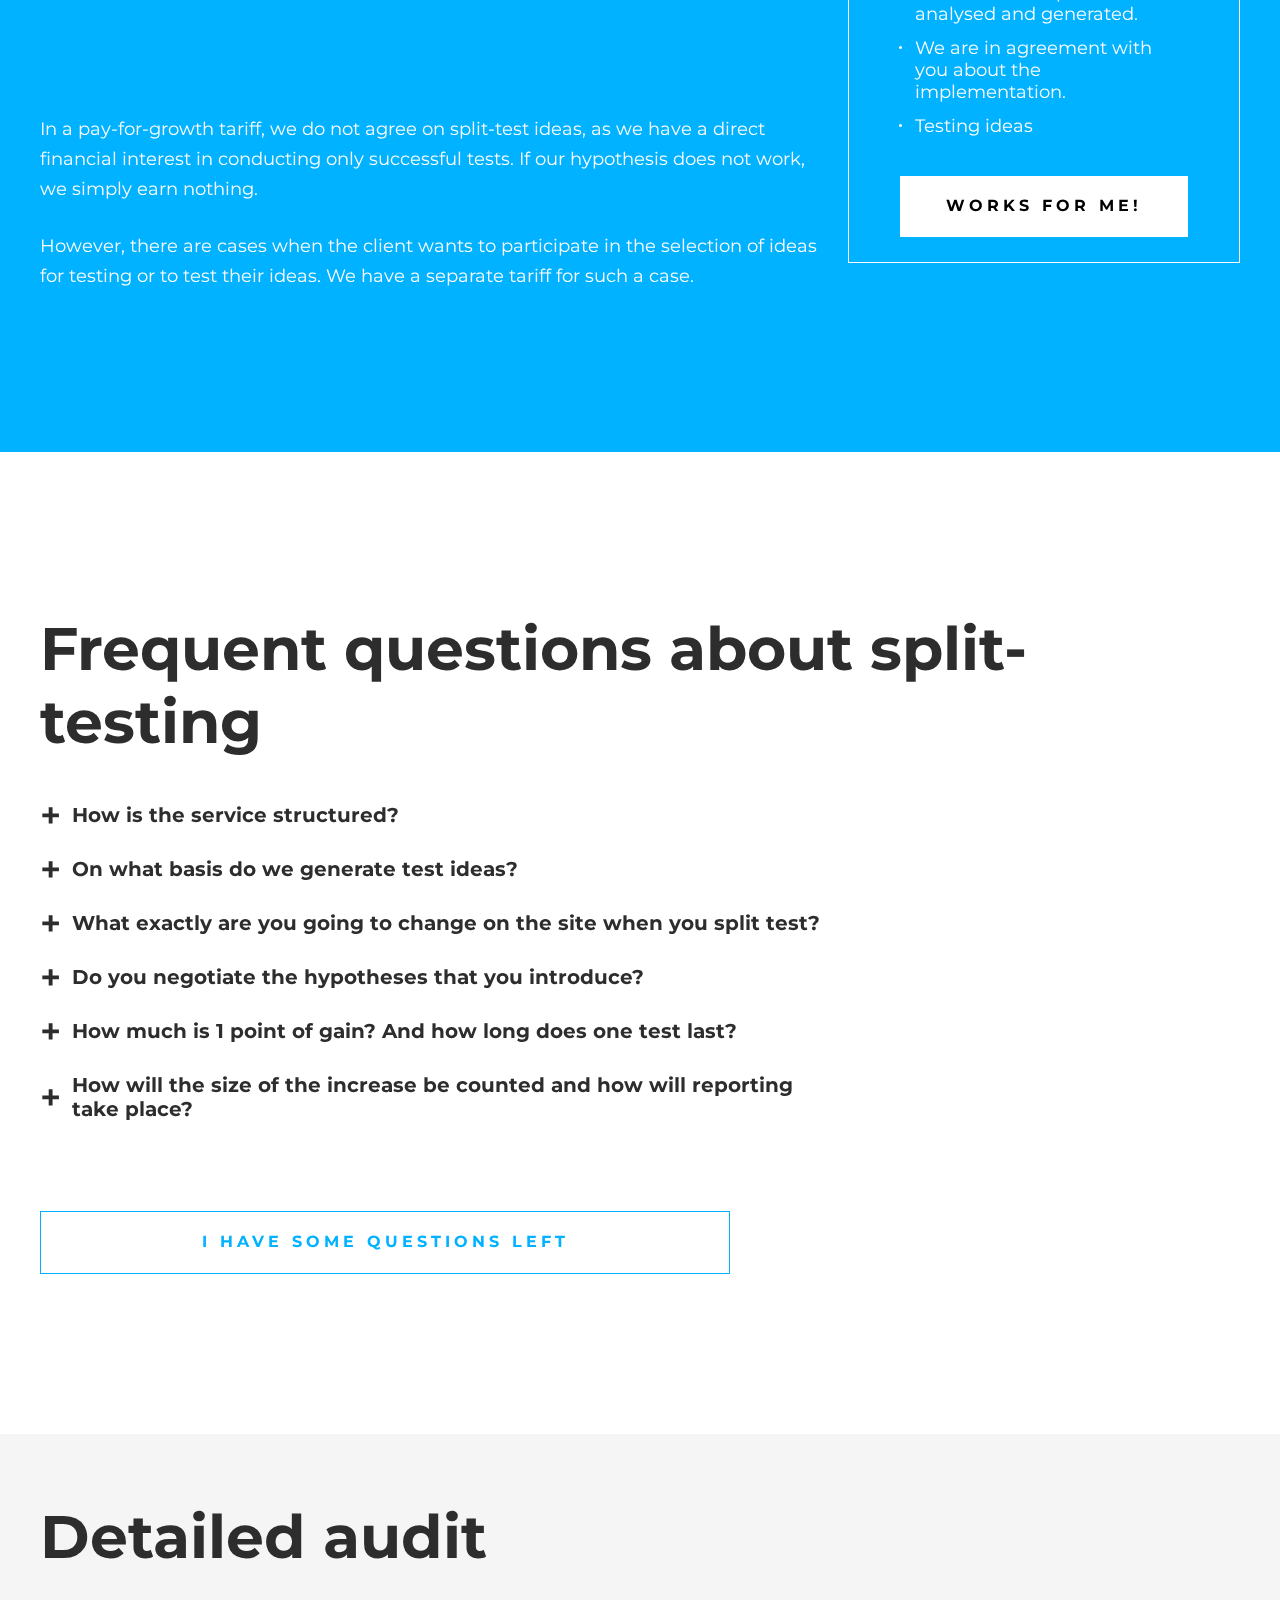
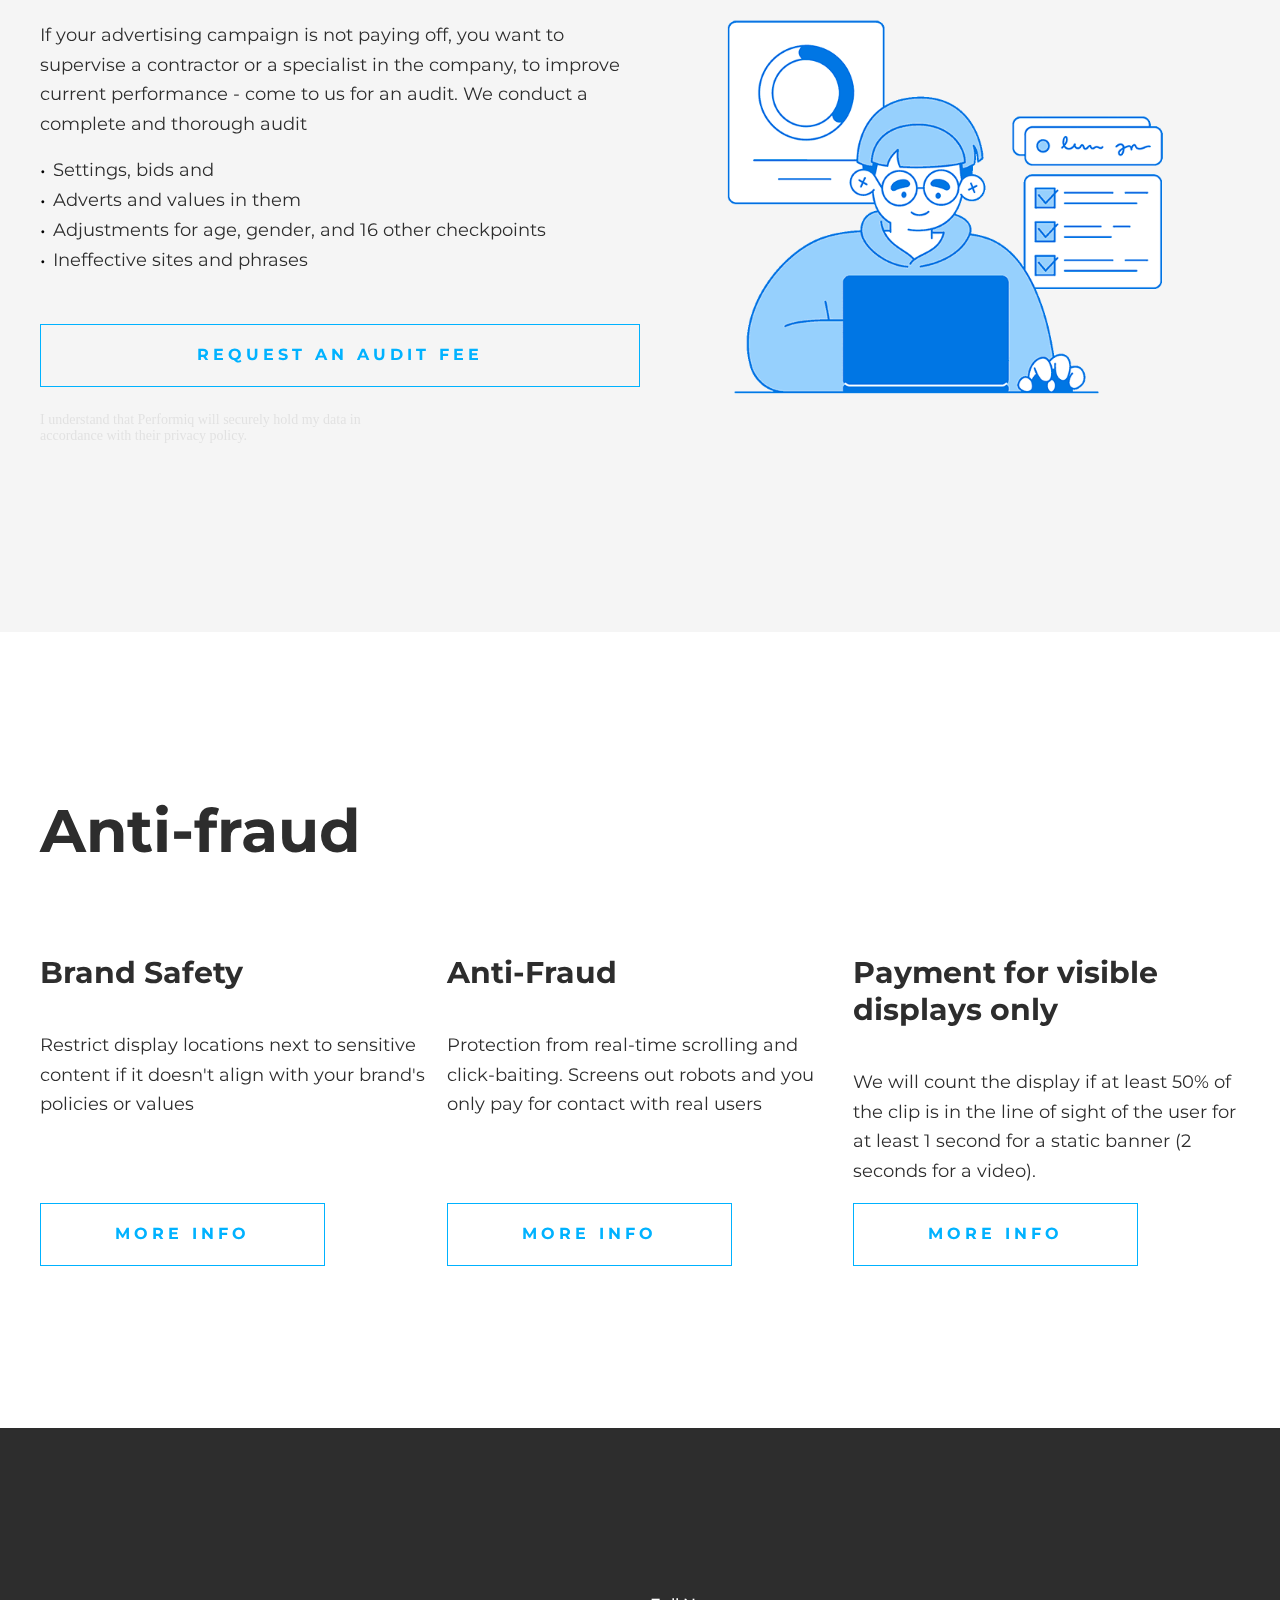
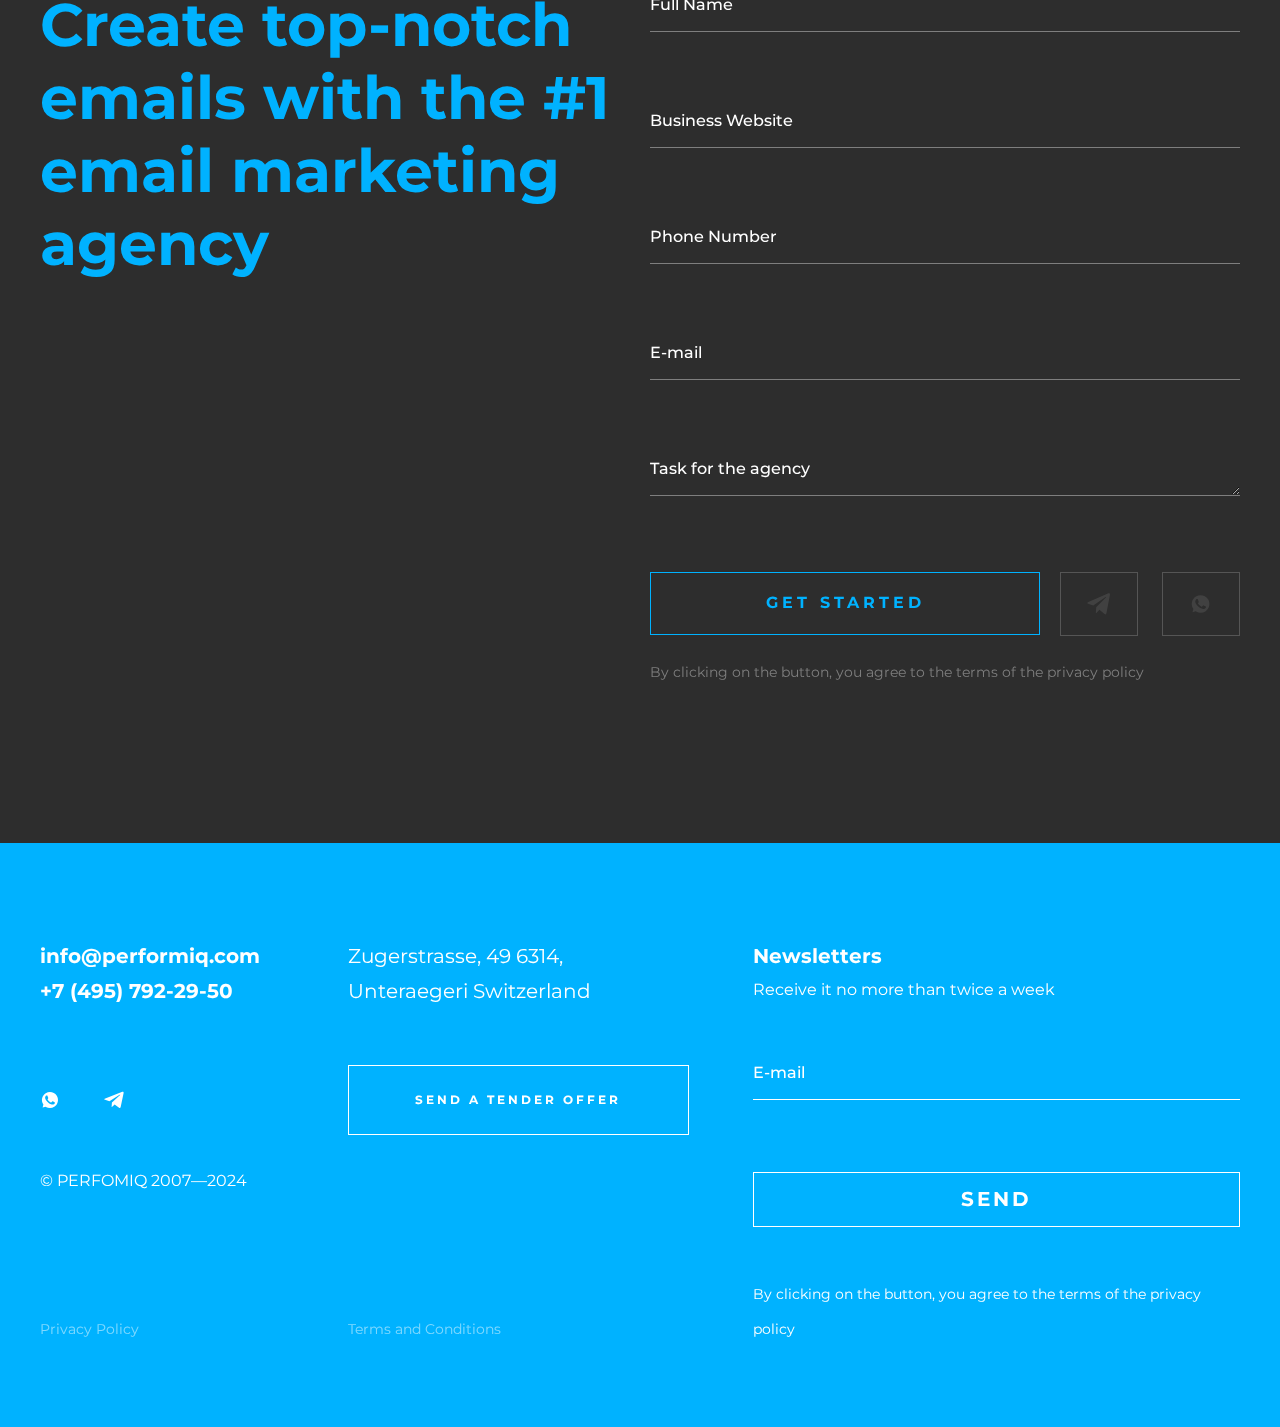
<file: e-commerce.html>
<!DOCTYPE html>
<html lang="en">
	<head>
	<meta charset="UTF-8" />
	<meta name="viewport" content="width=device-width, initial-scale=1.0" />
	<meta name="description" content="We work with multiple channels to help improve your website's performance, increase brand awareness, and optimize conversions." />
	<meta name="keywords" content="SEO, email marketing, usability, website optimization, conversion rate optimization" />
	<meta name="author" content="Performiq" />
	<link rel="icon" type="image/svg+xml" href="img/logo-desktop.svg" />

	<link rel="preconnect" href="https://fonts.googleapis.com" />
	<link rel="preconnect" href="https://fonts.gstatic.com" crossorigin />
	<link href="https://fonts.googleapis.com/css2?family=Montserrat:wght@100..900&display=swap" rel="stylesheet" media="print" onload="this.media='all'" />

	<link rel="preload" href="https://cdn.jsdelivr.net/npm/swiper@11/swiper-bundle.min.css" as="style" onload="this.rel='stylesheet'" />
	<noscript>
		<link href="https://fonts.googleapis.com/css2?family=Montserrat:wght@100..900&display=swap" rel="stylesheet" />
		<link rel="stylesheet" href="https://cdn.jsdelivr.net/npm/swiper@11/swiper-bundle.min.css" />
	</noscript>
	<link rel="stylesheet" href="./styles/style.css" />
	<title>PERFORMIQ | E-COMMERCE</title>
</head>

	<body>
		<div class="menu" id="menu">
			<div class="menu__container">
				<div class="menu__top">
					<a href="#" class="menu__logo logo">
						<img src="img/logo-desktop.svg" alt="logo" />
					</a>
					<div class="menu__close">&times;</div>
				</div>
				<ul class="menu__list">
					<li class="menu__item">
						<a href="#" class="menu__link">SEO</a>
					</li>
					<li class="menu__item">
						<a href="#" class="menu__link">Email-marketing</a>
					</li>
					<li class="menu__item">
						<a href="#" class="menu__link">Programmatic</a>
					</li>
					<li class="menu__item">
						<a href="#" class="menu__link">Conversion Optimisation</a>
					</li>
					<li class="menu__item">
						<a href="#" class="menu__link">Social Media Ads</a>
					</li>
					<li class="menu__item">
						<a href="#" class="menu__link">Google Ads</a>
					</li>
				</ul>
				<div class="menu__bottom">
					<div class="menu__info">
						<address class="menu__address">Zugerstrasse, 49 6314,<br />Unteraegeri Switzerland</address>
						<div class="menu__number">+7 (495) 792-29-508</div>
						<div class="menu__email">info@performiq.com</div>
					</div>
					<div class="menu__socials">
						<a aria-label="link to whatsapp" href="#" class="menu__socials-link">
							<img loading="lazy" src="img/icons/whatsapp-icon_dark.svg" alt="whatsapp icon" />
						</a>
						<a aria-label="link to telegram" href="#" class="menu__socials-link">
							<img loading="lazy" src="img/icons/telegram-icon_dark.svg" alt="telegram icon" />
						</a>
					</div>
				</div>
			</div>
		</div>
		<header class="header">
			<div class="header__container">
				<a href="#" class="logo">
					<img src="img/logo-desktop.svg" alt="logo" />
				</a>
				<nav class="nav-header">
					<ul class="nav-header__list">
						<li class="nav-header__item">
							<a href="#" class="nav-header__link">cases</a>
						</li>
						<li class="nav-header__item">
							<a href="#" class="nav-header__link">Services</a>
						</li>
						<li class="nav-header__item">
							<a href="#" class="nav-header__link">ABOUT</a>
						</li>
						<li class="nav-header__item">
							<a href="#" class="nav-header__link">Contact</a>
						</li>
					</ul>
				</nav>
				<div class="nav-header__right">
					<a href="tel:+74957922950" class="nav-header__phone-number">+7 (495) 792-29-50</a>
					<div class="nav-header__menu">
						<div class="burger">
							<span></span>
							<span></span>
							<span></span>
						</div>
						<div class="nav-header__socials">
							<a aria-label="telegram" href="#" class="nav-header__telegram">
								<img src="img/icons/telegram-icon_dark.svg" alt="whatsapp icon" />
								<img loading="lazy" class="nav-header__telegram_hover" src="img/icons/telegram-icon_light.svg" alt="whatsapp icon" />
							</a>
							<a aria-label="whatsapp" href="#" class="nav-header__whatsapp">
								<img src="img/icons/whatsapp-icon_dark.svg" alt="whatsapp icon" />
								<img loading="lazy" class="nav-header__whatsapp_hover" src="img/icons/whatsapp-icon_light.svg" alt="whatsapp icon" />
							</a>
						</div>
					</div>
				</div>
			</div>
			<div class="header__progress-bar progress-bar">
				<div class="progress-bar__line"><span></span></div>
				<div class="progress-bar__container">
					<div class="progress-bar__menu">
						<ul class="progress-bar__list">
							<li class="progress-bar__item">
								<a href="#process" class="progress-bar__link">PROCESS</a>
							</li>
							<li class="progress-bar__item">
								<a href="#cumulative" class="progress-bar__link">RESULT</a>
							</li>
							<li class="progress-bar__item">
								<a href="#benefit" class="progress-bar__link">SPLIT</a>
							</li>
							<li class="progress-bar__item">
								<a href="#faq" class="progress-bar__link">FAQ</a>
							</li>
							<li class="progress-bar__item">
								<a href="#callback" class="progress-bar__link">CALLBACK</a>
							</li>
						</ul>
					</div>
				</div>
			</div>
		</header>

		<main class="main">
			<section class="hero">
				<div class="hero__container">
					<div class="hero__main">
						<h1 class="title-1 hero__title">
							<span>E-commerce and service revenue growth.<br />CR optimisation</span>
						</h1>
						<p class="hero__subtitle hero__subtitle_sm">We take full responsibility with taking payment for the increase in conversions only</p>
						<div class="hero__img hero__img_mobile">
							<img src="img/pages/e-commerce/hero/sky-young-man-wearing-vr.svg" alt="sky young man wearing vr" />
						</div>

						<button class="button hero__button">send request</button>
					</div>
					<div class="hero__img">
						<img src="img/pages/e-commerce/hero/sky-young-man-wearing-vr.svg" alt="sky young man wearing vr" />
					</div>
				</div>
			</section>
			<section id="process" class="process">
	<div class="process__container">
		<h2 class="title-2 process__title">The process of working on the increase in conversions</h2>
		<p class="process__subtitle">Cost per click is rising, but your conversion rate is barely 1% on average? We take responsibility for the conversion rate on the site. We will ensure the growth of applications with the same advertising budget. You pay only for conversion growth.</p>
		<div class="process__wrapper">
			<div class="process__steps">
				<div class="process__item item-process">
					<div class="item-process__top">
						<div class="item-process__num">1</div>
						<div class="item-process__arrow">
							<img src="img/pages/programmatic-advertising/programmatic/arrow.svg" alt="arrow" />
						</div>
					</div>
					<div class="item-process__text">Forming<br />hypothesis</div>
				</div>
				<div class="process__item item-process">
					<div class="item-process__top">
						<div class="item-process__num">2</div>
						<div class="item-process__arrow">
							<img src="img/pages/programmatic-advertising/programmatic/arrow.svg" alt="arrow" />
						</div>
					</div>
					<div class="item-process__text">Measuring</div>
				</div>
				<div class="process__item item-process">
					<div class="item-process__top">
						<div class="item-process__num">3</div>
						<div class="item-process__arrow">
							<img src="img/pages/programmatic-advertising/programmatic/arrow.svg" alt="arrow" />
						</div>
					</div>
					<div class="item-process__text">Running the<br />test</div>
				</div>
				<div class="process__item item-process">
					<div class="item-process__top">
						<div class="item-process__num">4</div>
						<div class="item-process__arrow">
							<img src="img/pages/programmatic-advertising/programmatic/arrow.svg" alt="arrow" />
						</div>
					</div>
					<div class="item-process__text">Analysing and<br />deploing</div>
				</div>
			</div>
			<div class="process__result"><span>Purpose —</span> go through the cycle as quickly as possible and start a new one</div>
		</div>
	</div>
</section>
 <section class="cost">
	<div class="cost__container">
		<div class="cost__main">
			<h2 class="title-2 cost__title">How the <span>cost of service</span> is calculated</h2>
			<div class="cost__subtitle">Calculation based on current conversion rate, niche and specifics of the project, volume of traffic. For an exact calculation - leave a request. The payback period for is approximately 1 month.</div>
			<div class="cost__img cost__img_mobile">
				<img src="img/pages/main/saas/slide2.svg" alt="boy with money" />
			</div>
			<div class="cost__note">
				<span
					><svg xmlns="http://www.w3.org/2000/svg" width="16" height="16" viewBox="0 0 16 16" fill="none">
						<g clip-path="url(#clip0_5395_6083)">
							<path d="M8.4997 1.75V4.466L8.5457 4.464C8.8577 4.452 9.2877 4.448 9.5967 4.51C9.8767 4.566 10.1397 4.69 10.3347 4.798C10.6077 4.95 10.7907 5.183 10.8947 5.44L11.0267 5.428C11.3387 5.404 11.8207 5.39 12.1847 5.536C12.5547 5.684 12.8747 6.023 13.0647 6.252C13.1397 6.342 13.2057 6.427 13.2597 6.5H13.8417C14.1211 6.50001 14.3974 6.55857 14.6528 6.67191C14.9082 6.78524 15.1371 6.95083 15.3246 7.15801C15.512 7.36519 15.654 7.60936 15.7414 7.87478C15.8287 8.14019 15.8595 8.42097 15.8317 8.699L15.5597 11.414C15.5109 11.903 15.3596 12.3763 15.1157 12.803L13.7207 15.244C13.5896 15.4734 13.4003 15.6642 13.1719 15.7969C12.9434 15.9297 12.6839 15.9997 12.4197 16H6.1167C5.83799 16 5.56479 15.9223 5.32774 15.7757C5.0907 15.6291 4.89919 15.4194 4.7747 15.17L3.5597 12.74L1.0697 8.589C0.881486 8.2717 0.815346 7.89669 0.88366 7.53415C0.951974 7.17161 1.15006 6.84639 1.44085 6.61935C1.73163 6.39231 2.09519 6.27902 2.46347 6.30067C2.83176 6.32233 3.17953 6.47745 3.4417 6.737L4.9997 8.293V1.75C4.9997 1.28587 5.18408 0.840752 5.51227 0.512563C5.84045 0.184374 6.28557 0 6.7497 0C7.21383 0 7.65895 0.184374 7.98714 0.512563C8.31533 0.840752 8.4997 1.28587 8.4997 1.75Z" fill="white" />
						</g>
						<defs>
							<clipPath id="clip0_5395_6083">
								<rect width="16" height="16" fill="white" />
							</clipPath>
						</defs></svg
				></span>
				Note. You pay nothing if the conversion rate has not changed.
			</div>
			<button class="button cost__button">send me offer</button>
		</div>
		<div class="cost__img">
			<img src="img/pages/main/saas/slide2.svg" alt="boy with money" />
		</div>
	</div>
</section>
 <section class="split">
	<div class="split__container">
		<div class="split__main">
			<h2 class="title-2 split__title">We'll find <span>the most profitable</span> option</h2>
			<p class="split__text">Split testing (A/B testing) - testing different versions of pages on the of the site and their impact on sales.</p>
			<p class="split__text">Versions may differ in the layout of elements, content, forms, CTAs.</p>
			<p class="split__text">Our job is to find the elements that affect conversion rates and improve them. We will create a test variant ourselves and test its effectiveness. All our hypotheses are based on data from analytics systems and research into the specific behaviour of users on your site.</p>
		</div>
		<div class="split__illustration illustration-split">
			<div class="illustration-split__top">A <span>/</span> B</div>
			<div class="illustration-split__descr">testing</div>
		</div>
	</div>
</section>

			<section id="services" class="targeting">
				<div class="targeting__container">
					<h2 class="title-2 targeting__title">We take care of all the work involved in targeting</h2>
					<div class="targeting__grid">
						<article class="targeting__item item-targeting">
							<div class="item-targeting__header">
								<h3 class="item-targeting__title">
									We change
									<svg xmlns="http://www.w3.org/2000/svg" width="35" height="26" viewBox="0 0 35 26" fill="none">
										<path fill-rule="evenodd" clip-rule="evenodd" d="M34.768 4.26796L13.5002 25.5357L0.232422 12.268L3.76796 8.73242L13.5002 18.4647L31.2324 0.732422L34.768 4.26796Z" fill="#00B2FF" />
									</svg>
								</h3>
								<div class="item-targeting__icon item-targeting__icon_multiply">
									<img src="img/pages/e-commerce/changes/image1.png" alt="we change" />
								</div>
							</div>
							<div class="item-targeting__main item-targeting__main_solo">
								<div class="item-targeting__column">
									<ul class="item-targeting__list">
										<li class="item-targeting__list-item"><span>Optimising the user's path to the goal</span> Adding or removing steps, forms, buttons and other functional elements</li>
										<li class="item-targeting__list-item"><span>Content -</span> a description of the product or service, names of buttons, forms or other objects user interaction with the site</li>
										<li class="item-targeting__list-item"><span>Design elements -</span> accentuation, colour schemes,<br />UX design</li>
										<li class="item-targeting__list-item"><span>Value proposition -</span> what is better or better or worse than competitors' offerings</li>
									</ul>
								</div>
							</div>
						</article>
						<article class="targeting__item item-targeting">
							<div class="item-targeting__header">
								<h3 class="item-targeting__title">
									<span
										>We don’t
										<span
											><svg xmlns="http://www.w3.org/2000/svg" width="32" height="32" viewBox="0 0 32 32" fill="none">
												<g clip-path="url(#clip0_5395_6330)">
													<path fill-rule="evenodd" clip-rule="evenodd" d="M15.518 19.2855L3.53553 31.268L0 27.7324L11.9824 15.75L0.000377655 3.76796L3.53591 0.232422L15.518 12.2145L27.5 0.232422L31.0355 3.76796L19.0535 15.75L31.0359 27.7324L27.5004 31.268L15.518 19.2855Z" fill="#00B2FF" />
												</g>
												<defs>
													<clipPath id="clip0_5395_6330">
														<rect width="32" height="32" fill="white" />
													</clipPath>
												</defs></svg></span></span
									><br />
									change
								</h3>
								<div class="item-targeting__icon item-targeting__icon_multiply">
									<img src="img/pages/e-commerce/changes/image2.png" alt="we don't change" />
								</div>
							</div>
							<div class="item-targeting__main item-targeting__main_solo">
								<div class="item-targeting__column">
									<ul class="item-targeting__list">
										<li class="item-targeting__list-item"><span>Corporate identity</span></li>
										<li class="item-targeting__list-item"><span>Business logic</span></li>
										<li class="item-targeting__list-item"><span>Pricing</span></li>
									</ul>
								</div>
							</div>
						</article>
					</div>
				</div>
			</section>
			<section id="cumulative" class="cumulative">
	<div class="cumulative__container">
		<div class="cumulative__top">
			<h2 class="title-2 cumulative__title"><span>Cumulative</span><br />result</h2>
			<p class="cumulative__descr">Once successfully tested and implemented, you'll see an increase in conversions and revenue on an ongoing basis. And you only pay for it once.</p>
		</div>
		<div class="cumulative__items">
			<div class="cumulative__item item-cumulative">
				<div class="item-cumulative__img">
					<img src="img/pages/e-commerce/cumulative/headphones.svg" alt="headphones" />
				</div>
				<div class="item-cumulative__text"><span>Increase</span> in the number of orders and calls</div>
			</div>
			<div class="cumulative__item item-cumulative">
				<div class="item-cumulative__img">
					<img src="img/pages/e-commerce/cumulative/human-money.svg" alt="human-money" />
				</div>
				<div class="item-cumulative__text"><span>Reducing the cost</span> of customer acquisition</div>
			</div>
			<div class="cumulative__item item-cumulative">
				<div class="item-cumulative__img">
					<img src="img/pages/e-commerce/cumulative/money.svg" alt="money" />
				</div>
				<div class="item-cumulative__text"><span>Increased revenue</span> for the same advertising budget</div>
			</div>
		</div>
	</div>
</section>
 <section id="benefit" class="benefit">
	<div class="benefit__container">
		<h2 class="title-2 benefit__title">See how a successful split benefited the service</h2>
		<p class="benefit__text">Efficiency is at the heart of our programmatic advertising service, featuring strategic planning, real-time optimizations, and ongoing tracking of key performance indicators (KPIs). By fine-tuning bids and enhancing ad creatives, our methodology delivers streamlined programmatic campaigns designed for peak performance and impactful engagement.</p>
		<div class="benefit__list">
			<div class="benefit__line line-benefit">
				<div class="line-benefit__title">Conversion to an order</div>
				<div class="line-benefit__flex">
					<div class="line-benefit__item item-benefit item-benefit_black">
						<div class="item-benefit__content">1%</div>
						<div class="item-benefit__descr">Start</div>
					</div>
					<div class="line-benefit__item item-benefit item-benefit_black">
						<div class="item-benefit__content">1.5%</div>
						<div class="item-benefit__descr">1 month</div>
					</div>
					<div class="line-benefit__item item-benefit item-benefit_black">
						<div class="item-benefit__content">1.5%</div>
						<div class="item-benefit__descr">2 month</div>
					</div>
					<div class="line-benefit__item item-benefit item-benefit_black">
						<div class="item-benefit__content">...</div>
						<div class="item-benefit__descr">from 3 to 12 month.</div>
					</div>
					<div class="line-benefit__item item-benefit item-benefit_black">
						<div class="item-benefit__content">1.5%</div>
						<div class="item-benefit__descr">Total</div>
					</div>
				</div>
			</div>
			<div class="benefit__line line-benefit">
				<div class="line-benefit__title">Income received additionally every month</div>
				<div class="line-benefit__flex">
					<div class="line-benefit__item item-benefit item-benefit_green">
						<div class="item-benefit__content">+ £1000</div>
					</div>
					<div class="line-benefit__item item-benefit item-benefit_green">
						<div class="item-benefit__content">+ £2000</div>
					</div>
					<div class="line-benefit__item item-benefit item-benefit_green">
						<div class="item-benefit__content">...</div>
					</div>
					<div class="line-benefit__item item-benefit item-benefit_green">
						<div class="item-benefit__content">+ £12 000</div>
					</div>
				</div>
			</div>
			<div class="benefit__line line-benefit">
				<div class="line-benefit__title">One-off payment for the service</div>
				<div class="line-benefit__flex">
					<div class="line-benefit__item item-benefit">
						<div class="item-benefit__content">£2000</div>
					</div>
					<div class="line-benefit__item item-benefit">
						<div class="item-benefit__content">£ 0</div>
					</div>
					<div class="line-benefit__item item-benefit">
						<div class="item-benefit__content">...</div>
					</div>
					<div class="line-benefit__item item-benefit">
						<div class="item-benefit__content">£2000</div>
					</div>
				</div>
			</div>
		</div>
		<div class="benefit__block block-benefit">
			<div class="block-benefit__title">You paid once. The increased conversion always works.</div>
			<p class="block-benefit__text">On average, between 6 and 10 split tests can be performed per year.</p>
		</div>
	</div>
</section>
 <section class="hypotheses">
	<div class="hypotheses__container">
		<div class="hypotheses__main">
			<div class="hypotheses__title">
				<span>Could you<br />test my<br />hypotheses?</span>
			</div>
			<p class="hypotheses__text">In a pay-for-growth tariff, we do not agree on split-test ideas, as we have a direct financial interest in conducting only successful tests. If our hypothesis does not work, we simply earn nothing.</p>
			<p class="hypotheses__text">However, there are cases when the client wants to participate in the selection of ideas for testing or to test their ideas. We have a separate tariff for such a case.</p>
		</div>
		<div class="hypotheses__item item-hypotheses">
			<div class="item-hypotheses__top">
				<div class="item-hypotheses__title">Payment for analysis and idea generation services</div>
				<div class="item-hypotheses__price">from £1500</div>
			</div>
			<div class="item-hypotheses__main">
				<div class="item-hypotheses__list-title">That includes</div>
				<ul class="item-hypotheses__list">
					<li class="item-hypotheses__list-item">At least 3 ideas per month are analysed and generated.</li>
					<li class="item-hypotheses__list-item">We are in agreement with you about the implementation.</li>
					<li class="item-hypotheses__list-item">Testing ideas</li>
				</ul>
				<button class="button item-hypotheses__button">Works for me!</button>
			</div>
		</div>
	</div>
</section>

			<section id="faq" class="faq">
				<div class="faq__container">
					<h2 class="title-2 faq__title">Frequent questions about split-testing</h2>
					<ul class="faq__list">
						<li class="faq__item item-faq">
							<div class="item-faq__question">How is the service structured?</div>
							<p class="item-faq__answer">The split testing methodology assumes that half of the audience will see the site as it is now and the other half will see it with changes. With the help of a special system, we conduct testing and the system tracks which version of the site has more targeted actions. If the version with the changes we came up with and implemented wins, the agency gets a reward. Its size depends on how much the conversion rate has increased. If our version did not increase this indicator, the agency does not receive a reward. Split testing is a search for solutions to increase the probability of an order from the current audience. We don't know in advance if a hypothesis will be successful or not. But usually 4 out of 5 hypotheses are successful. *If the desired target is not set up, we will set it up and start split testing immediately, as the technology allows us not to wait for statistics to be collected.</p>
						</li>
						<li class="faq__item item-faq">
							<div class="item-faq__question">On what basis do we generate test ideas?</div>
							<div class="item-faq__answer">
								<p>Three main sources:</p>
								<ol type="1" class="item-faq__list">
									<li class="item-faq__list-item">Competitor analysis. How competitors are positioned, what they put in the UTP, what is the logic of merchandising products, etc.</li>
									<li class="item-faq__list-item">Behavioural analysis through heat maps and webwatch. How people behave on pages, what information is redundant or unclear, what prevents progress through the funnel. We study at what stages and why the funnel breaks down.</li>
									<li class="item-faq__list-item">Lessons learned from previous tests on other projects. Which edits gave a multiple growth, what worked in similar projects with profit</li>
								</ol>
							</div>
						</li>
						<li class="faq__item item-faq">
							<div class="item-faq__question">What exactly are you going to change on the site when you split test?</div>
							<p class="item-faq__answer">All elements, including text, forms and prices. At the same time we stay within the design standards of the site. The more restrictions and prohibitions on changes, the more difficult it is for us to analyse and generate ideas and, consequently, the more expensive the point of increase. We agree this before we start work.</p>
						</li>
						<li class="faq__item item-faq">
							<div class="item-faq__question">Do you negotiate the hypotheses that you introduce?</div>
							<p class="item-faq__answer">We do not coordinate, but we inform. The essence of the service is that there are no delays in the approval stages - we need to test and implement successful hypotheses faster. In the briefing and in the contract we specify what cannot be changed, so everything else can be changed, so there is no point in synchronising.</p>
						</li>
						<li class="faq__item item-faq">
							<div class="item-faq__question">How much is 1 point of gain? And how long does one test last?</div>
							<p class="item-faq__answer">The cost of a point of gain is calculated on a project by project basis. The speed of the test depends on the number of conversions per day and the size of the change. The more conversions, the faster the tests run and the more hypotheses can be tested in a month. For example, for a project with 200 conversions per month, we will run one split test per month. This is the minimum threshold for projects we are willing to take on. The ideal case is 500 or more conversions per month.</p>
						</li>
						<li class="faq__item item-faq">
							<div class="item-faq__question">How will the size of the increase be counted and how will reporting take place?</div>
							<p class="item-faq__answer">This is why we make a forecast based on the current conversion rate and calculate the payment based on the actual result. This approach allows us to fairly assess the contribution and result of the agency's work. Here's an example. Let's say the average conversion rate on the site is currently 1%. We want to increase it to 1.3%. According to the formula, this is an increase of 30 points: (1,3%/1%-1)*100%, During the experiment, the traffic will be split evenly between the original version of the site and the variation - if 1000 people visit the site during the day, about 500 will see the original version of the site and 500 will see the variation. This keeps the experiment clean: if 500 visitors who came to the original version showed a conversion rate of 1.1%, we count the actual increase from that level. We don't influence the initial version, so the increase is due to some external cause. However, we do influence the variation, and if in the same conditions 500 visitors show not 1.1% but 1.2% variation - it is fair to assume that this is the result of the test. Consequently, the coefficient in the test has actually increased from 1.1% to 1.2% and the reward is considered to be (1.2%/1.1%-1)*100%= 9 points of increase * N rubles per 1 point of increase.</p>
						</li>
					</ul>
					<button class="button faq__button">i have some questions left</button>
				</div>
			</section>
			<section id="audit" class="audit">
	<div class="audit__container">
		<div class="audit__content">
			<h2 class="title-2 audit__title">Detailed audit</h2>
			<p class="audit__text">
				If your advertising campaign is not paying off, you want to supervise a
				contractor or a specialist in the company, to improve current
				performance - come to us for an audit. We conduct a complete and
				thorough audit
			</p>
			<ul class="audit__list">
				<li class="audit__list-item">Settings, bids and</li>
				<li class="audit__list-item">Adverts and values in them</li>
				<li class="audit__list-item">
					Adjustments for age, gender, and 16 other checkpoints
				</li>
				<li class="audit__list-item">Ineffective sites and phrases</li>
			</ul>
			<a
				href="#"
				class="button audit__button"
				role="button"
				aria-label="Request an audit fee"
				>Request an audit fee</a
			>
			<p class="audit__policy">
				I understand that Performiq will securely hold my data in accordance
				with their privacy policy.
			</p>
		</div>
		<div class="audit__img">
			<picture>
				<source srcset="img/pages/main/audit/audit-image-800.webp" type="image/webp" />
				<img src="img/pages/main/audit/audit-image-800.gif" alt="audit" />
			</picture>
		</div>
	</div>
</section>

			<section class="channels">
				<div class="channels__container">
					<h2 class="title-2 channels__title">Anti-fraud</h2>
					<div class="channels__flex">
						<div class="channels__item item-channels">
							<h3 class="title-3 item-channels__title">Brand Safety</h3>
							<p class="item-channels__text">Restrict display locations next to sensitive content if it doesn't align with your brand's policies or values</p>
							<a href="#" class="button item-channels__button" aria-label="Learn more about improving usability">More info</a>
						</div>
						<div class="channels__item item-channels">
							<h3 class="title-3 item-channels__title">Anti-Fraud</h3>
							<p class="item-channels__text">Protection from real-time scrolling and click-baiting. Screens out robots and you only pay for contact with real users</p>
							<a href="#" class="button item-channels__button" aria-label="Learn more about improving usability">More info</a>
						</div>
						<div class="channels__item item-channels">
							<h3 class="title-3 item-channels__title">Payment for visible displays only</h3>
							<p class="item-channels__text">We will count the display if at least 50% of the clip is in the line of sight of the user for at least 1 second for a static banner (2 seconds for a video).</p>
							<a href="#" class="button item-channels__button" aria-label="Learn more about improving usability">More info</a>
						</div>
					</div>
				</div>
			</section>
			<section id="callback" class="contact">
	<div class="contact__container">
		<h2 class="title-2 contact__title">Create top-notch emails with the #1 email marketing agency</h2>
		<form class="form contact__form" action="#" method="POST">
			<div class="input__wrapper">
				<input class="input form__input" type="text" id="input-name" name="name" placeholder="Full Name" />
				<label for="input-name"></label>
			</div>

			<div class="input__wrapper">
				<input class="input form__input" type="text" id="input-website" name="website" placeholder="Business Website" />
				<label for="input-website"></label>
			</div>

			<div class="input__wrapper">
				<input class="input form__input" type="text" id="input-number" name="number" placeholder="Phone Number" />
				<label for="input-number"></label>
			</div>

			<div class="input__wrapper">
				<input class="input form__input" type="email" id="input-email" name="email" placeholder="E-mail" />
				<label for="input-email"></label>
			</div>

			<div class="input__wrapper">
				<textarea class="input form__input" type="text" id="input-task" name="task" placeholder="Task for the agency"></textarea>
				<label for="input-task"></label>
			</div>
			<button type="submit" class="button form__button">Get Started</button>
			<div class="form__policy">By clicking on the button, you agree to the terms of the privacy policy</div>
			<div class="form__messagers">Or write to us in messengers</div>
			<div class="form__socials">
				<a href="#" aria-label="telegram link" class="form__telegram">
					<svg xmlns="http://www.w3.org/2000/svg" width="28" height="26" viewBox="0 0 28 26" fill="#7E7E7E">
						<path opacity="0.5" d="M27.3532 2.47247L23.3108 23.7501C23.0056 25.2516 22.2105 25.6253 21.0806 24.9184L14.9208 19.8523L11.9491 23.0432C11.6199 23.4105 11.3453 23.717 10.711 23.717L11.154 16.716L22.5693 5.20305C23.0659 4.70969 22.4612 4.43524 21.7982 4.92967L7.68566 14.8482L1.61011 12.7253C0.288797 12.265 0.264877 11.2505 1.88566 10.5425L25.6492 0.323875C26.7495 -0.136385 27.712 0.597254 27.3532 2.47353V2.47247Z" />
					</svg>
				</a>
				<a aria-label="whatsapp link" href="#" class="form__whatsapp">
					<svg xmlns="http://www.w3.org/2000/svg" width="29" height="29" viewBox="0 0 29 29" fill="#7E7E7E">
						<g opacity="0.5">
							<path d="M24.36 8.26497C20.88 2.89997 13.775 1.30497 8.26505 4.63997C2.90005 7.97497 1.16005 15.225 4.64005 20.59L4.93005 21.025L3.77005 25.375L8.12005 24.215L8.55505 24.505C10.44 25.52 12.47 26.1 14.5 26.1C16.675 26.1 18.85 25.52 20.735 24.36C26.1 20.88 27.695 13.775 24.36 8.26497ZM21.315 19.43C20.735 20.3 20.01 20.88 18.995 21.025C18.415 21.025 17.69 21.315 14.79 20.155C12.325 18.995 10.295 17.11 8.84505 14.935C7.97505 13.92 7.54005 12.615 7.39505 11.31C7.39505 10.15 7.83005 9.13497 8.55505 8.40997C8.84505 8.11997 9.13505 7.97497 9.42505 7.97497H10.15C10.44 7.97497 10.73 7.97497 10.875 8.55497C11.165 9.27997 11.89 11.02 11.89 11.165C12.035 11.31 12.035 11.6 11.89 11.745C12.035 12.035 11.89 12.325 11.745 12.47C11.6 12.615 11.455 12.905 11.31 13.05C11.02 13.195 10.875 13.485 11.02 13.775C11.6 14.645 12.325 15.515 13.05 16.24C13.92 16.965 14.79 17.545 15.805 17.98C16.095 18.125 16.385 18.125 16.53 17.835C16.675 17.545 17.4 16.82 17.69 16.53C17.98 16.24 18.125 16.24 18.415 16.385L20.735 17.545C21.025 17.69 21.315 17.835 21.46 17.98C21.605 18.415 21.605 18.995 21.315 19.43Z" />
						</g>
					</svg>
				</a>
			</div>
		</form>
	</div>
</section>

		</main>
		<footer class="footer">
	<div class="footer__container">
		<div class="footer__contacts">
			<div class="footer__email">info@performiq.com</div>
			<div class="footer__number">+7 (495) 792-29-50</div>
		</div>
		<address class="footer__address footer__address_1">
			<div class="footer__address-title">Zugerstrasse, 49 6314, <br />Unteraegeri Switzerland</div>
		</address>

		<a href="#" class="button footer__button">Send a tender offer</a>
		<div class="footer__socials">
			<a href="#" aria-label="link to whatsapp" class="footer__socials-link">
				<img src="img/icons/whatsapp-icon_light.svg" alt="whatsapp" />
			</a>
			<a aria-label="link to telegram" href="#" class="footer__socials-link">
				<img src="img/icons/telegram-icon_light.svg" alt="telegram" />
			</a>
		</div>
		<form action="#" method="POST" class="footer__newsletters newsletters">
			<div class="title-4 newsletters__title">Newsletters</div>
			<p class="newsletters__subtitle">Receive it no more than twice a week</p>
			<div class="newsletters__input">
				<input autocomplete="off" id="newsletters-email" type="email" name="newsletters-email" placeholder="E-mail" class="input" />
				<label for="newsletters-email"></label>
				<div class="newsletters__confirm confirm-newsletters">
					<div class="confirm-newsletters__text">Confirm your subscription in the email</div>
					<button type="button" class="confirm-newsletters__close"></button>
				</div>
			</div>
			<button type="submit" class="button newsletters__button">SEND</button>
			<div class="newsletters__policy">By clicking on the button, you agree to the terms of the privacy policy</div>
		</form>
		<div class="footer__company">© PERFOMIQ 2007—2024</div>
		<a href="#" class="footer__policy">Privacy Policy</a>
		<a href="#" class="footer__terms">Terms and Conditions</a>
	</div>
</footer>

		<script src="https://cdn.jsdelivr.net/npm/swiper@11/swiper-bundle.min.js"></script>
		<script src="js/index.js"></script>
	</body>
</html>
</file>
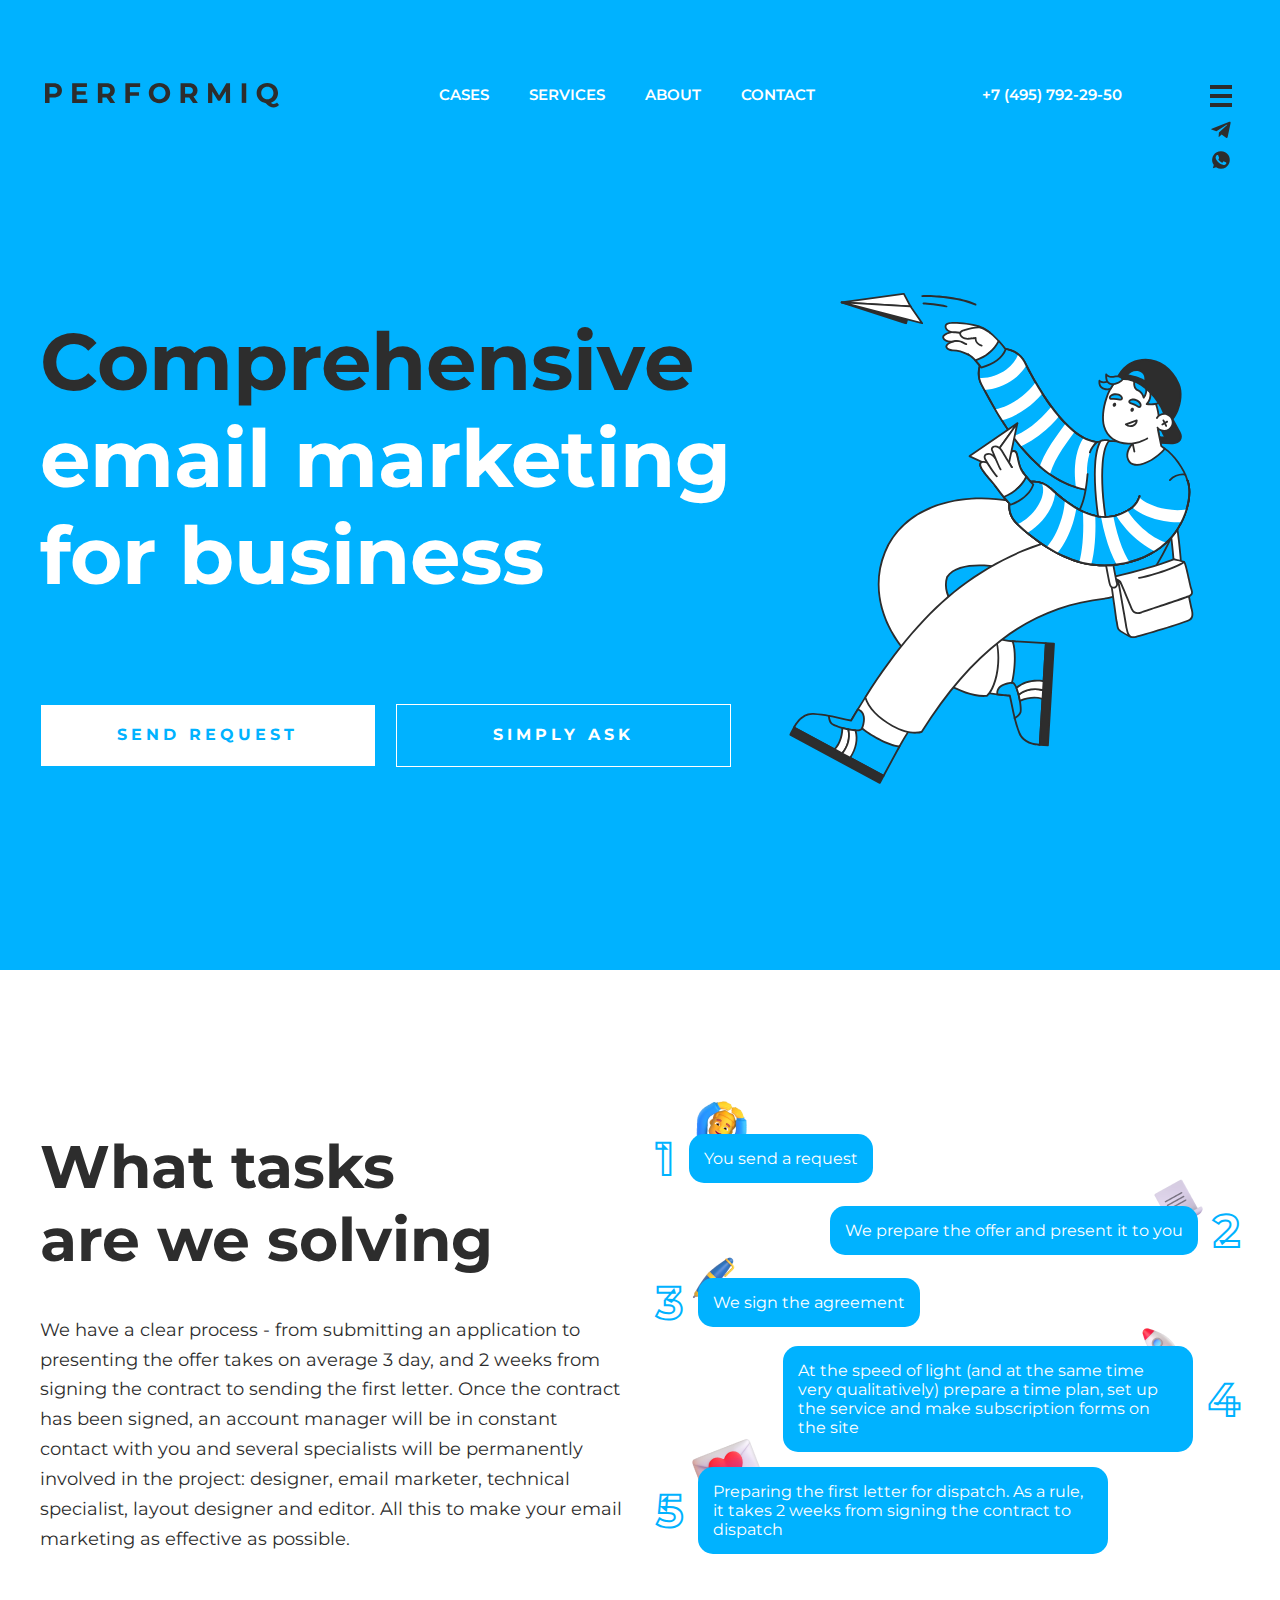
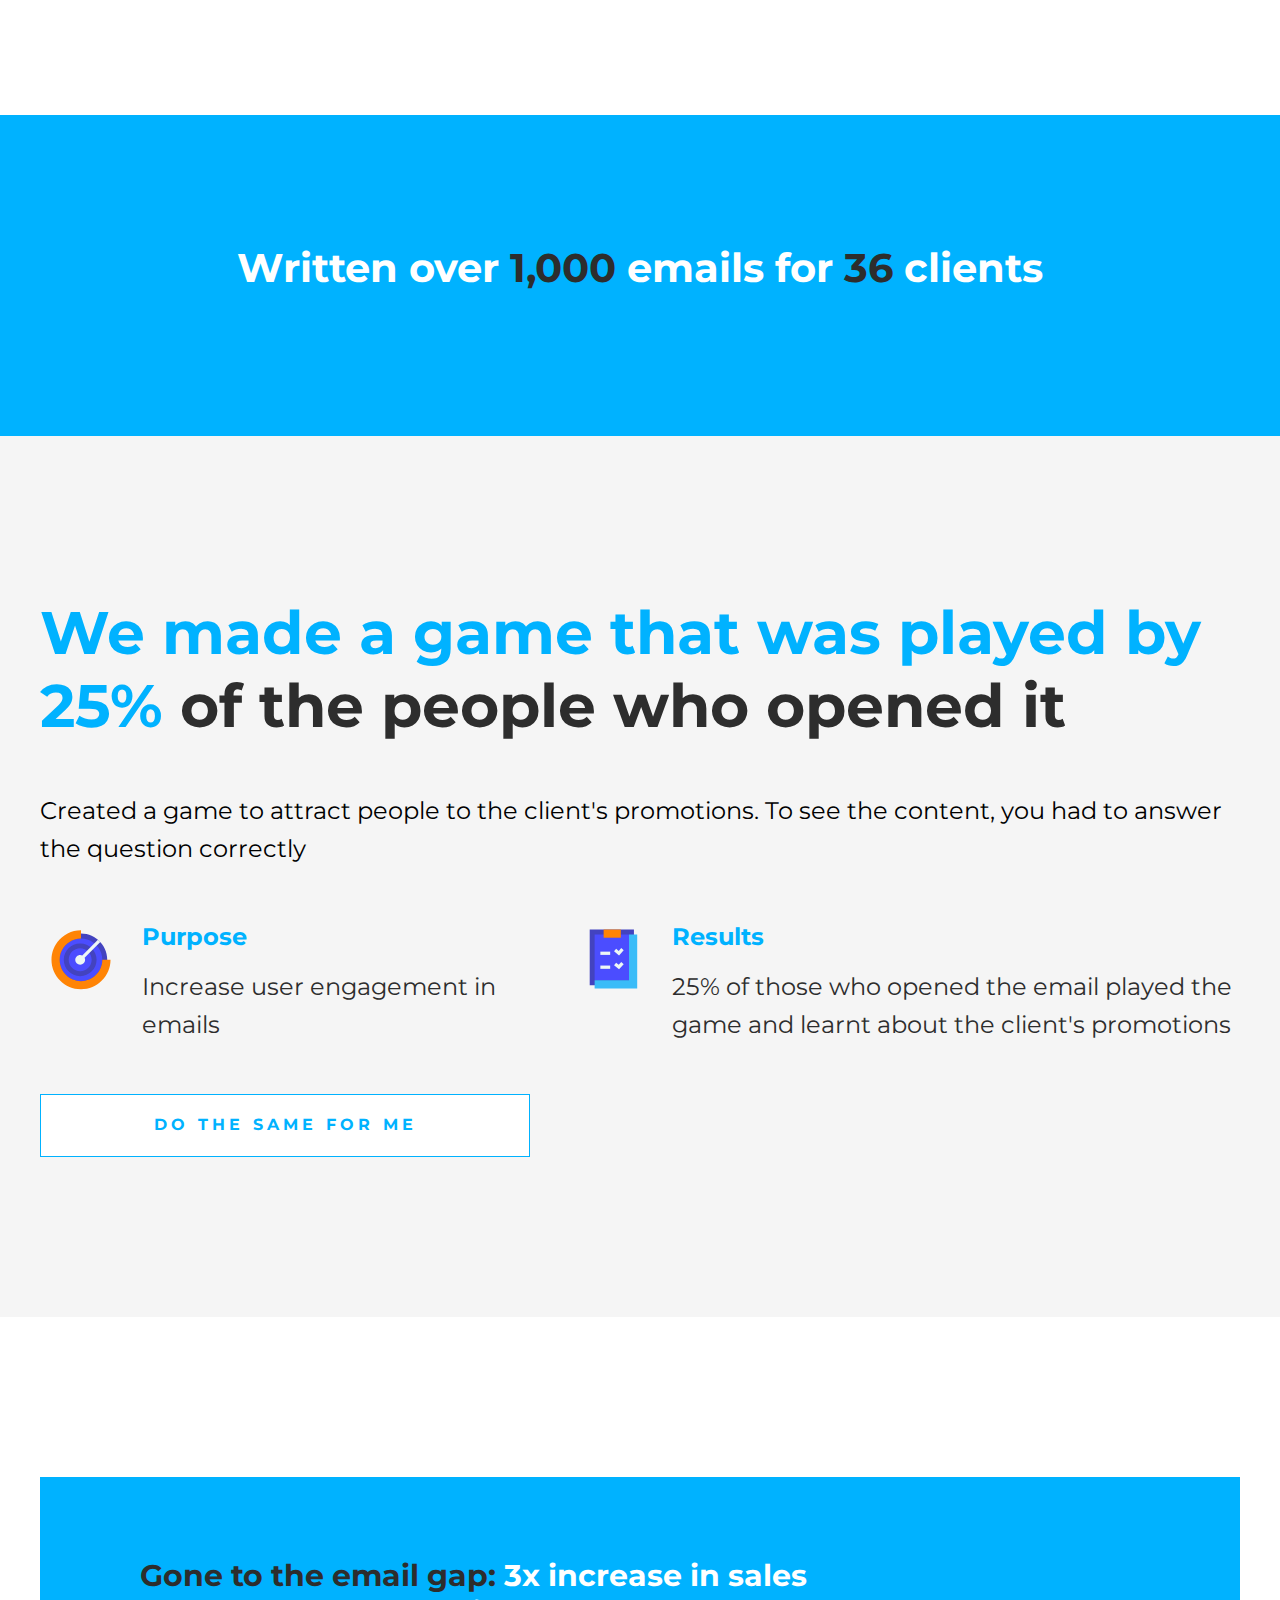
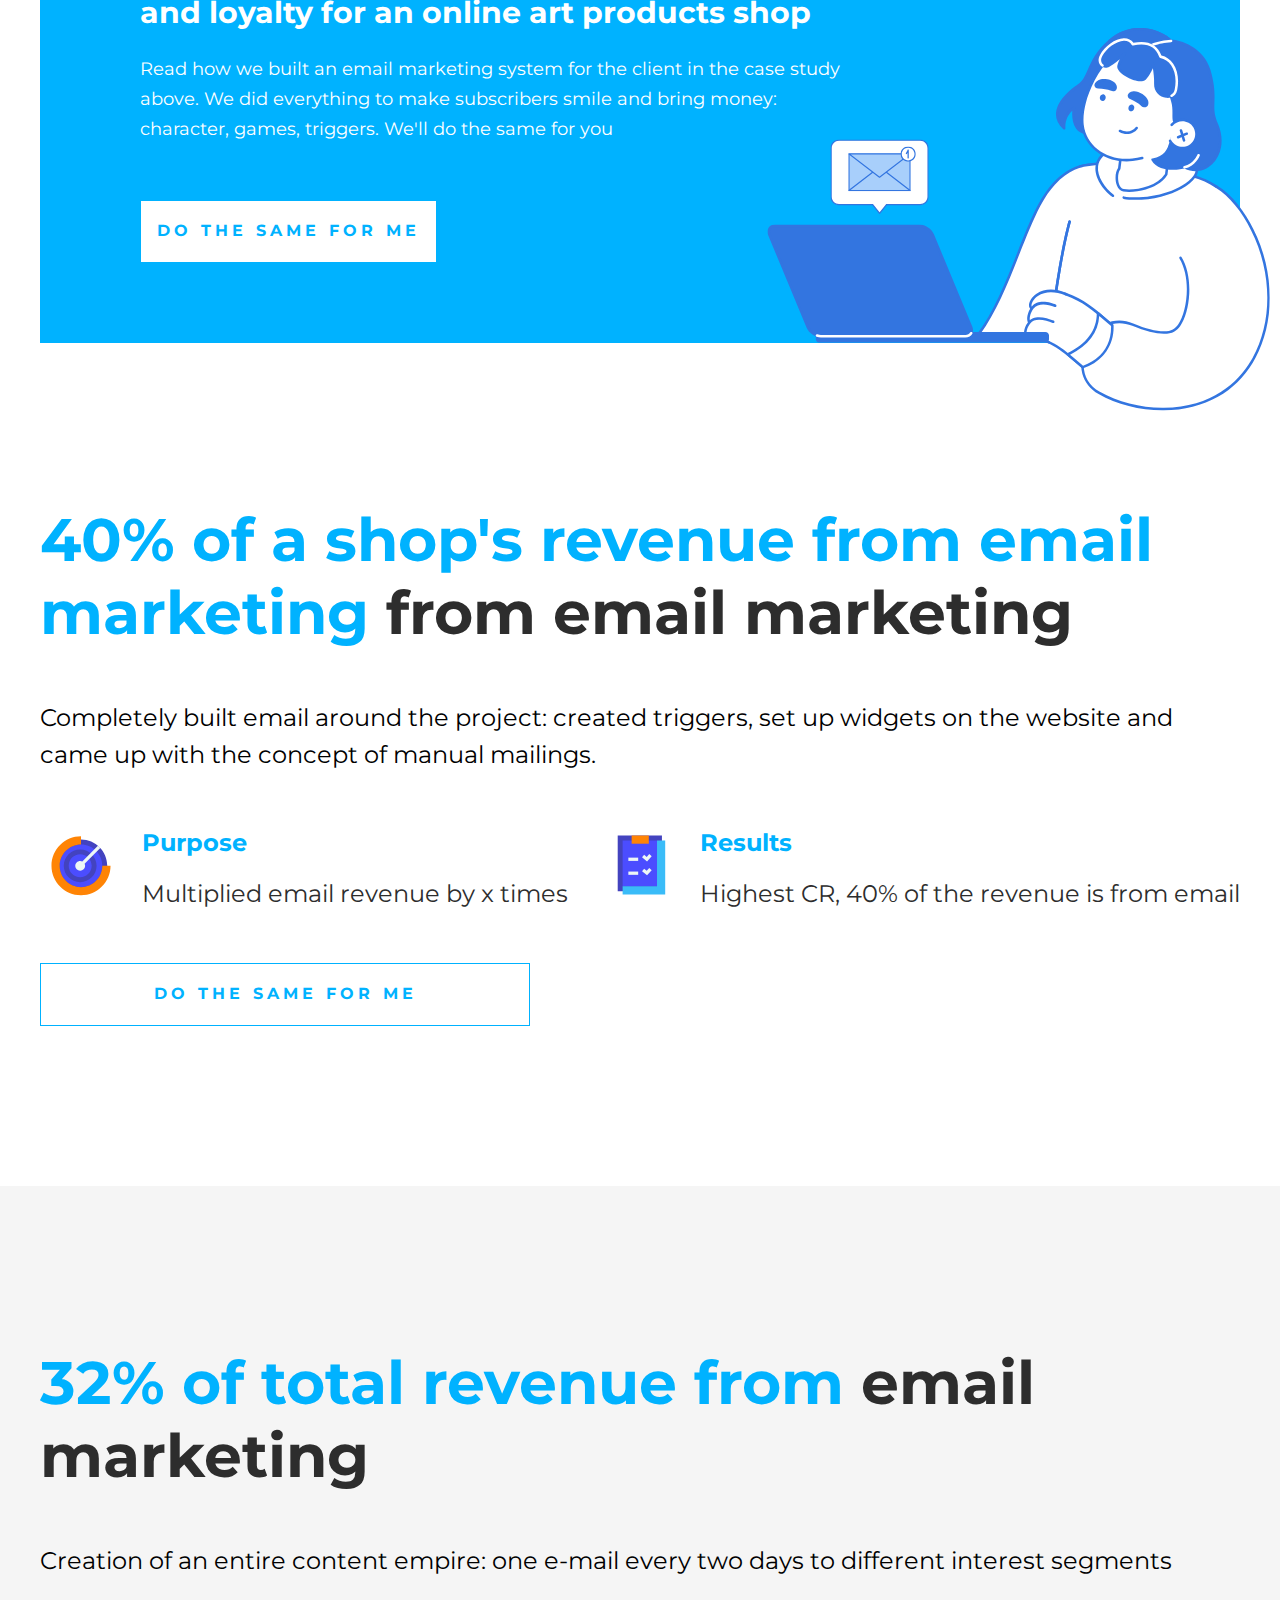
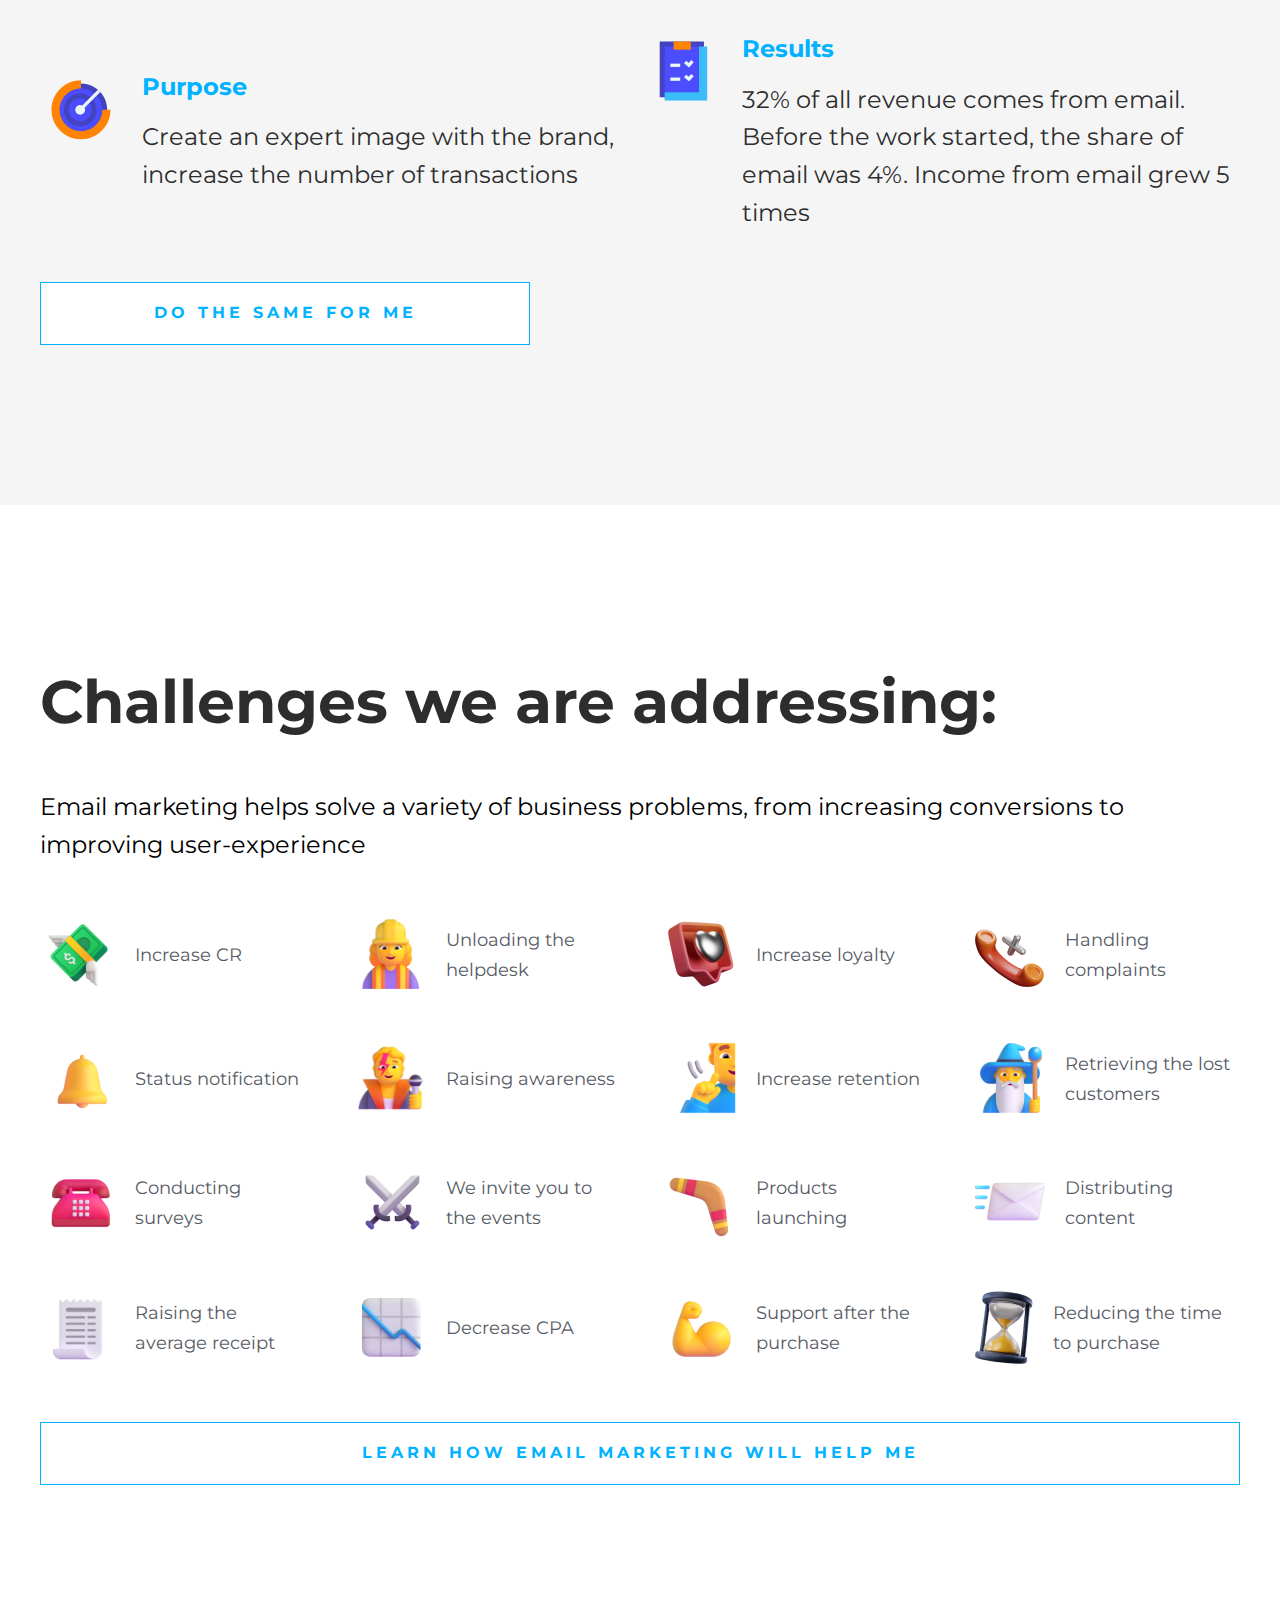
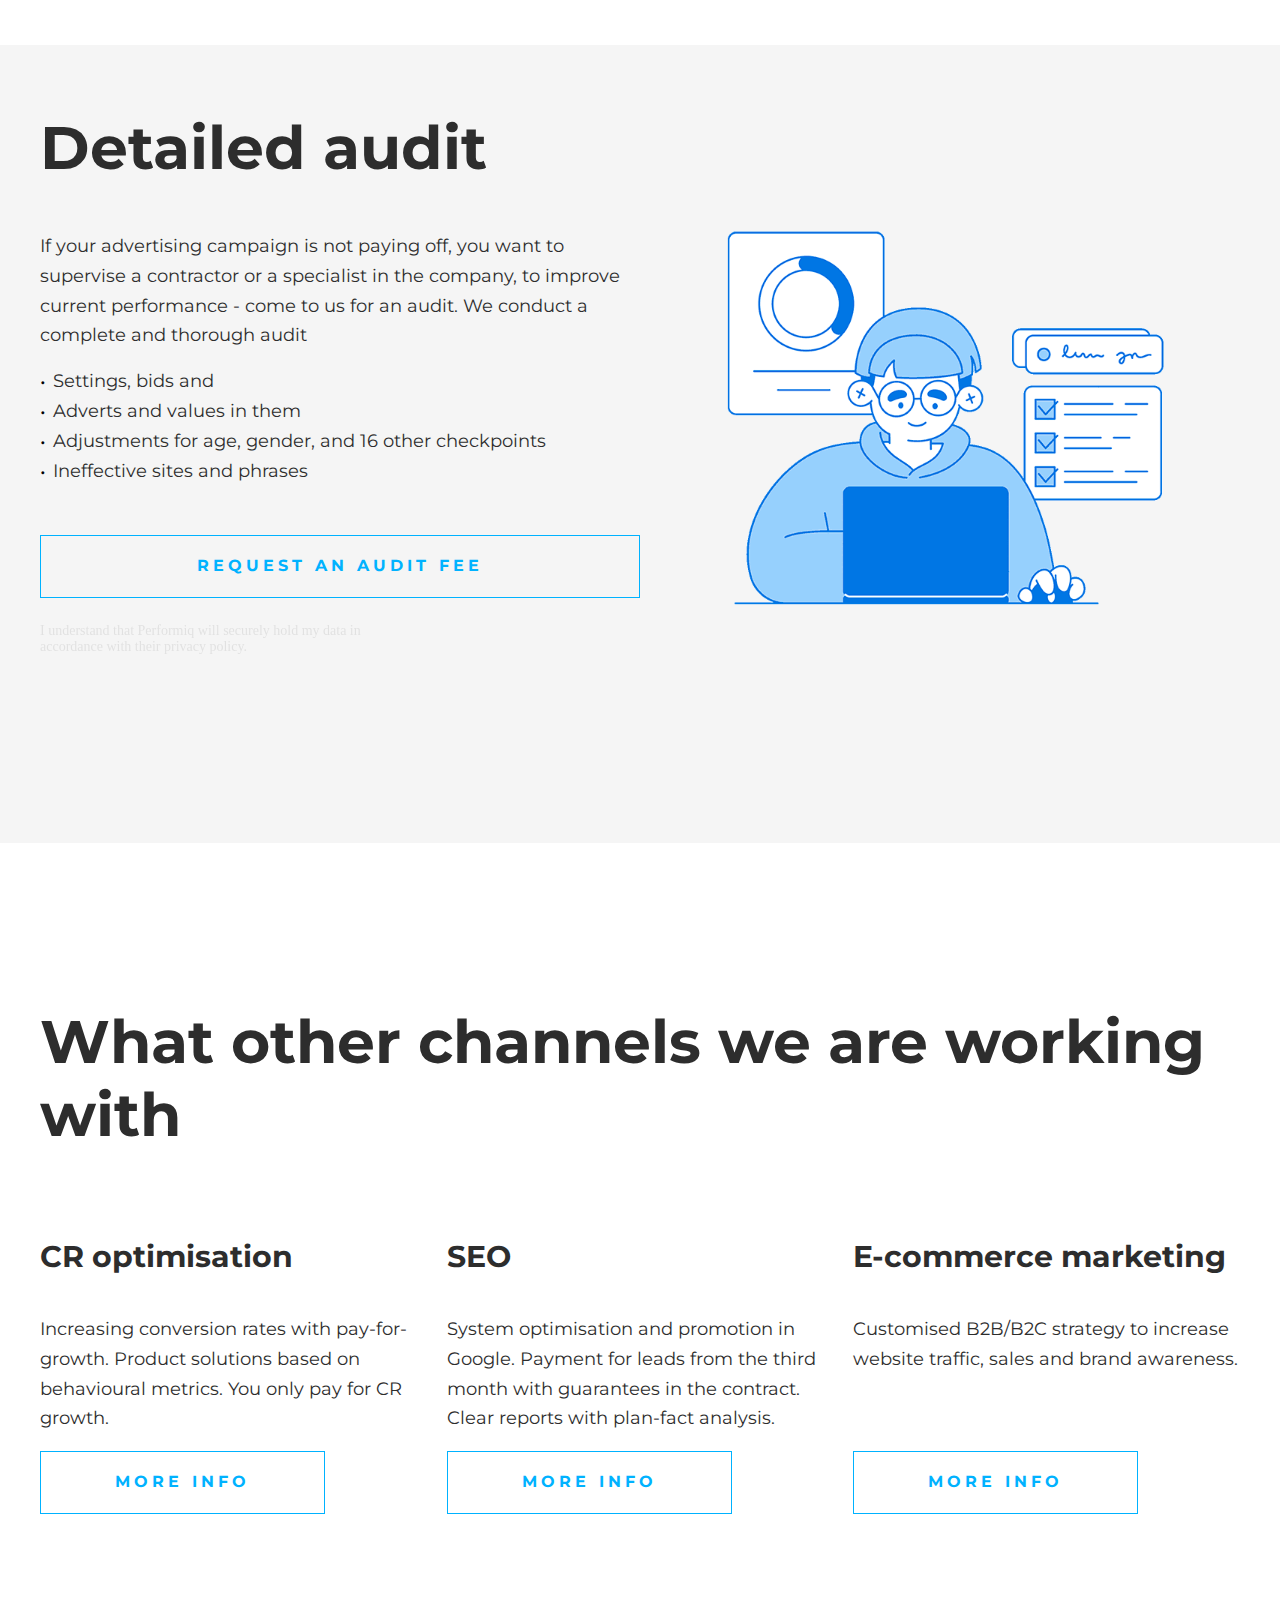
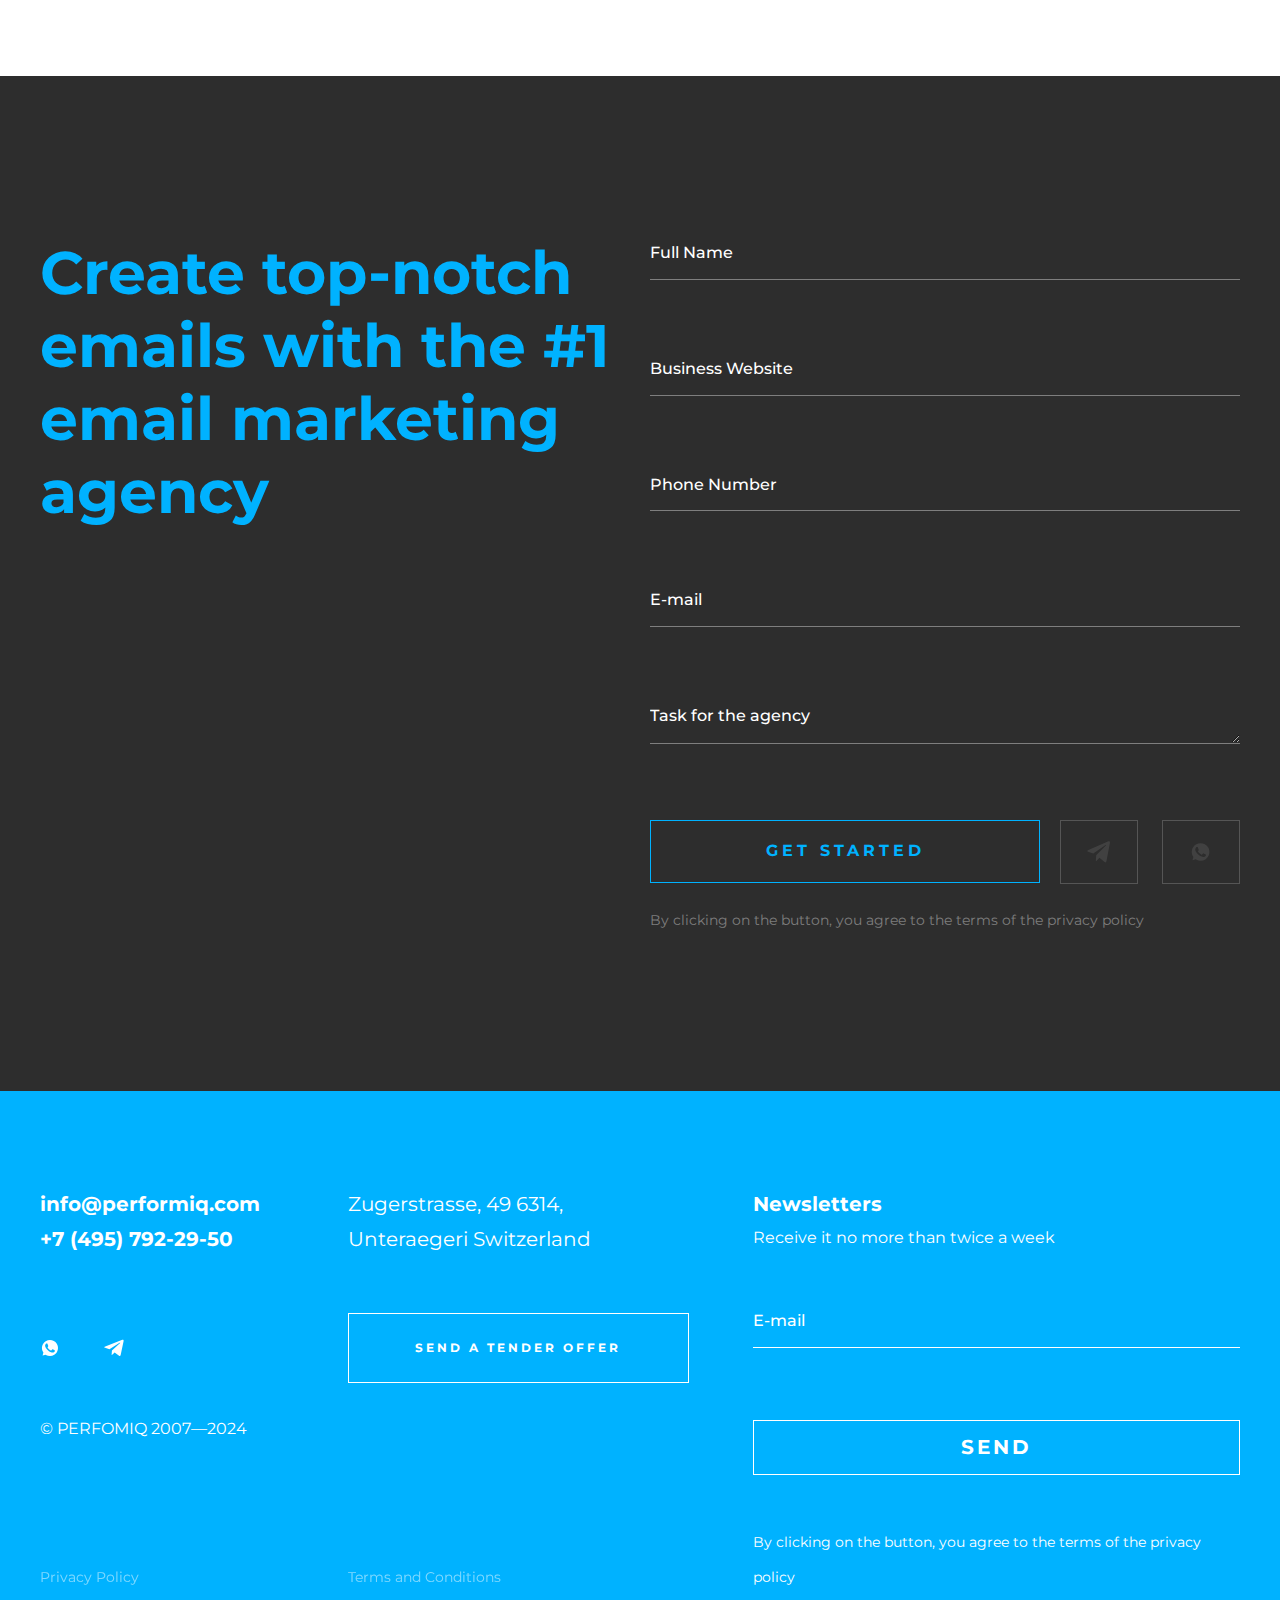
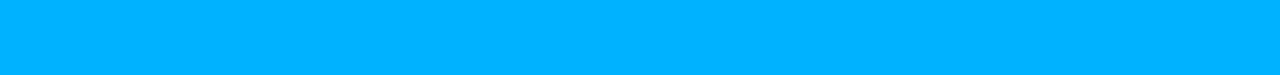
<file: email.html>
<!DOCTYPE html>
<html lang="en">
	<head>
	<meta charset="UTF-8" />
	<meta name="viewport" content="width=device-width, initial-scale=1.0" />
	<meta name="description" content="We work with multiple channels to help improve your website's performance, increase brand awareness, and optimize conversions." />
	<meta name="keywords" content="SEO, email marketing, usability, website optimization, conversion rate optimization" />
	<meta name="author" content="Performiq" />
	<link rel="icon" type="image/svg+xml" href="img/logo-desktop.svg" />

	<link rel="preconnect" href="https://fonts.googleapis.com" />
	<link rel="preconnect" href="https://fonts.gstatic.com" crossorigin />
	<link href="https://fonts.googleapis.com/css2?family=Montserrat:wght@100..900&display=swap" rel="stylesheet" media="print" onload="this.media='all'" />

	<link rel="preload" href="https://cdn.jsdelivr.net/npm/swiper@11/swiper-bundle.min.css" as="style" onload="this.rel='stylesheet'" />
	<noscript>
		<link href="https://fonts.googleapis.com/css2?family=Montserrat:wght@100..900&display=swap" rel="stylesheet" />
		<link rel="stylesheet" href="https://cdn.jsdelivr.net/npm/swiper@11/swiper-bundle.min.css" />
	</noscript>
	<link rel="stylesheet" href="./styles/style.css" />
	<title>PERFORMIQ | EMAIL</title>
</head>

	<body>
		<div class="menu" id="menu">
			<div class="menu__container">
				<div class="menu__top">
					<a href="#" class="menu__logo logo">
						<img src="img/logo-desktop.svg" alt="logo" />
					</a>
					<div class="menu__close">&times;</div>
				</div>
				<ul class="menu__list">
					<li class="menu__item">
						<a href="#" class="menu__link">SEO</a>
					</li>
					<li class="menu__item">
						<a href="#" class="menu__link">Email-marketing</a>
					</li>
					<li class="menu__item">
						<a href="#" class="menu__link">Programmatic</a>
					</li>
					<li class="menu__item">
						<a href="#" class="menu__link">Conversion Optimisation</a>
					</li>
					<li class="menu__item">
						<a href="#" class="menu__link">Social Media Ads</a>
					</li>
					<li class="menu__item">
						<a href="#" class="menu__link">Google Ads</a>
					</li>
				</ul>
				<div class="menu__bottom">
					<div class="menu__info">
						<address class="menu__address">Zugerstrasse, 49 6314,<br />Unteraegeri Switzerland</address>
						<div class="menu__number">+7 (495) 792-29-508</div>
						<div class="menu__email">info@performiq.com</div>
					</div>
					<div class="menu__socials">
						<a aria-label="link to whatsapp" href="#" class="menu__socials-link">
							<img loading="lazy" src="img/icons/whatsapp-icon_dark.svg" alt="whatsapp icon" />
						</a>
						<a aria-label="link to telegram" href="#" class="menu__socials-link">
							<img loading="lazy" src="img/icons/telegram-icon_dark.svg" alt="telegram icon" />
						</a>
					</div>
				</div>
			</div>
		</div>
		<header class="header">
			<div class="header__container">
				<a href="#" class="logo">
					<img src="img/logo-desktop.svg" alt="logo" />
				</a>
				<nav class="nav-header">
					<ul class="nav-header__list">
						<li class="nav-header__item">
							<a href="#" class="nav-header__link">cases</a>
						</li>
						<li class="nav-header__item">
							<a href="#" class="nav-header__link">Services</a>
						</li>
						<li class="nav-header__item">
							<a href="#" class="nav-header__link">ABOUT</a>
						</li>
						<li class="nav-header__item">
							<a href="#" class="nav-header__link">Contact</a>
						</li>
					</ul>
				</nav>
				<div class="nav-header__right">
					<a href="tel:+74957922950" class="nav-header__phone-number">+7 (495) 792-29-50</a>
					<div class="nav-header__menu">
						<div class="burger">
							<span></span>
							<span></span>
							<span></span>
						</div>
						<div class="nav-header__socials">
							<a aria-label="telegram" href="#" class="nav-header__telegram">
								<img src="img/icons/telegram-icon_dark.svg" alt="whatsapp icon" />
								<img loading="lazy" class="nav-header__telegram_hover" src="img/icons/telegram-icon_light.svg" alt="whatsapp icon" />
							</a>
							<a aria-label="whatsapp" href="#" class="nav-header__whatsapp">
								<img src="img/icons/whatsapp-icon_dark.svg" alt="whatsapp icon" />
								<img loading="lazy" class="nav-header__whatsapp_hover" src="img/icons/whatsapp-icon_light.svg" alt="whatsapp icon" />
							</a>
						</div>
					</div>
				</div>
			</div>
			<div class="header__progress-bar progress-bar">
				<div class="progress-bar__line"><span></span></div>
				<div class="progress-bar__container">
					<div class="progress-bar__menu">
						<ul class="progress-bar__list">
							<li class="progress-bar__item">
								<a href="#solution" class="progress-bar__link">TASKS</a>
							</li>
							<li class="progress-bar__item">
								<a href="#growth" class="progress-bar__link">GROWTH</a>
							</li>
							<li class="progress-bar__item">
								<a href="#result" class="progress-bar__link">RESULT</a>
							</li>
							<li class="progress-bar__item">
								<a href="#audit" class="progress-bar__link">AUDIT</a>
							</li>
							<li class="progress-bar__item">
								<a href="#callback" class="progress-bar__link">CALLBACK</a>
							</li>
						</ul>
					</div>
				</div>
			</div>
		</header>

		<main class="main">
			<section class="hero">
				<div class="hero__container">
					<div class="hero__main">
						<h1 class="title-1 hero__title hero_email-page">
							Comprehensive
							<span>email marketing<br />for business</span>
						</h1>

						<div class="hero__img hero__img_mobile">
							<img src="img/pages/email/hero/sky-postman-sending-letters.svg" alt="sky postman sending letters" />
						</div>
						<div class="hero__buttons">
							<button class="button hero__button">Send request</button>
							<button class="button hero__button hero__button_outline">Simply ask</button>
						</div>
					</div>
					<div class="hero__img">
						<img src="img/pages/email/hero/sky-postman-sending-letters.svg" alt="sky postman sending letters" />
					</div>
				</div>
			</section>
			<section id="solution" class="solution">
	<div class="solution__container">
		<div class="solution__main">
			<h2 class="title-2 solution__title">What tasks<br />are we solving</h2>
			<p class="solution__text">We have a clear process - from submitting an application to presenting the offer takes on average 3 day, and 2 weeks from signing the contract to sending the first letter. Once the contract has been signed, an account manager will be in constant contact with you and several specialists will be permanently involved in the project: designer, email marketer, technical specialist, layout designer and editor. All this to make your email marketing as effective as possible.</p>
		</div>
		<article class="solution__chat chat-solution">
			<div class="chat-solution__item">
				<div class="chat-solution__number">1</div>
				<div class="chat-solution__message">
					<div class="chat-solution__text">You send a request</div>
					<div class="chat-solution__icon">
						<img src="img/pages/email/solution/man-gesturing-ok.png" alt="man gesturing ok" />
					</div>
				</div>
			</div>
			<div class="chat-solution__item">
				<div class="chat-solution__message">
					<div class="chat-solution__text">We prepare the offer and present it to you</div>
					<div class="chat-solution__icon">
						<img src="img/pages/email/solution/envelop.png" alt="envelop" />
					</div>
				</div>
				<div class="chat-solution__number">2</div>
			</div>
			<div class="chat-solution__item">
				<div class="chat-solution__number">3</div>
				<div class="chat-solution__message">
					<div class="chat-solution__text">We sign the agreement</div>
					<div class="chat-solution__icon">
						<img src="img/pages/email/solution/pen.png" alt="pen" />
					</div>
				</div>
			</div>
			<div class="chat-solution__item">
				<div class="chat-solution__message">
					<div class="chat-solution__text">At the speed of light (and at the same time very qualitatively) prepare a time plan, set up the service and make subscription forms on the site</div>
					<div class="chat-solution__icon">
						<img src="img/pages/email/solution/rocket.png" alt="rocket" />
					</div>
				</div>
				<div class="chat-solution__number">4</div>
			</div>
			<div class="chat-solution__item">
				<div class="chat-solution__number">5</div>
				<div class="chat-solution__message">
					<div class="chat-solution__text">Preparing the first letter for dispatch. As a rule, it takes 2 weeks from signing the contract to dispatch</div>
					<div class="chat-solution__icon">
						<img src="img/pages/email/solution/love-letter.png" alt="love-letter" />
					</div>
				</div>
			</div>
		</article>
	</div>
</section>

			<section class="discuss">
				<div class="discuss__container">
					<h2 class="discuss__title">Written over <span>1,000</span> emails for <span>36</span> clients</h2>
				</div>
			</section>
			<section class="impact impact_dark">
	<div class="impact__container">
		<h2 class="title-2 impact__title">We made a game that was played by 25% <span>of the people who opened it</span></h2>
		<p class="impact__subtitle">Created a game to attract people to the client's promotions. To see the content, you had to answer the question correctly</p>
		<div class="impact__flex">
			<div class="impact__item item-impact">
				<div class="item-impact__img">
					<img src="img/pages/email/impact/icon-goal.svg" alt="goal icon" />
				</div>
				<div class="item-impact__content">
					<div class="item-impact__title">Purpose</div>
					<p class="item-impact__descr">Increase user engagement in emails</p>
				</div>
			</div>
			<div class="impact__item item-impact">
				<div class="item-impact__img">
					<img src="img/pages/email/impact/icon-results.svg" alt="results icon" />
				</div>
				<div class="item-impact__content">
					<div class="item-impact__title">Results</div>
					<p class="item-impact__descr">25% of those who opened the email played the game and learnt about the client's promotions</p>
				</div>
			</div>
		</div>
		<a href="#" class="button impact__button">Do the same for me</a>
	</div>
</section>
 <section id="growth" class="growth">
	<div class="growth__container">
		<article class="growth__item">
			<div class="growth__content">
				<h2 class="growth__title"><span>Gone to the email gap:</span> 3x increase in sales and loyalty for an online art products shop</h2>
				<p class="growth__text">Read how we built an email marketing system for the client in the case study above. We did everything to make subscribers smile and bring money: character, games, triggers. We'll do the same for you</p>
				<button class="button growth__button">Do the same for me</button>
			</div>
			<div class="growth__img">
				<img src="img/pages/email/growth/girl-with-laptop.svg" alt="girl with laptop" />
			</div>
		</article>
	</div>
</section>

			<section id="result" class="impact">
				<div class="impact__container">
					<h2 class="title-2 impact__title">40% of a shop's revenue from email marketing <span>from email marketing</span></h2>
					<p class="impact__subtitle">Completely built email around the project: created triggers, set up widgets on the website and came up with the concept of manual mailings.</p>
					<div class="impact__flex">
						<div class="impact__item item-impact">
							<div class="item-impact__img">
								<img src="img/pages/email/impact/icon-goal.svg" alt="goal icon" />
							</div>
							<div class="item-impact__content">
								<div class="item-impact__title">Purpose</div>
								<p class="item-impact__descr">Multiplied email revenue by x times</p>
							</div>
						</div>
						<div class="impact__item item-impact">
							<div class="item-impact__img">
								<img src="img/pages/email/impact/icon-results.svg" alt="results icon" />
							</div>
							<div class="item-impact__content">
								<div class="item-impact__title">Results</div>
								<p class="item-impact__descr">Highest CR, 40% of the revenue is from email</p>
							</div>
						</div>
					</div>
					<a href="#" class="button impact__button">Do the same for me</a>
				</div>
			</section>
			<section class="impact impact_dark">
				<div class="impact__container">
					<h2 class="title-2 impact__title">32% of total revenue from <span>email marketing</span></h2>
					<p class="impact__subtitle">Creation of an entire content empire: one e-mail every two days to different interest segments</p>
					<div class="impact__flex">
						<div class="impact__item item-impact">
							<div class="item-impact__img">
								<img src="img/pages/email/impact/icon-goal.svg" alt="goal icon" />
							</div>
							<div class="item-impact__content">
								<div class="item-impact__title">Purpose</div>
								<p class="item-impact__descr">Create an expert image with the brand, increase the number of transactions</p>
							</div>
						</div>
						<div class="impact__item item-impact">
							<div class="item-impact__img">
								<img src="img/pages/email/impact/icon-results.svg" alt="results icon" />
							</div>
							<div class="item-impact__content">
								<div class="item-impact__title">Results</div>
								<p class="item-impact__descr">32% of all revenue comes from email. Before the work started, the share of email was 4%. Income from email grew 5 times</p>
							</div>
						</div>
					</div>
					<a href="#" class="button impact__button">Do the same for me</a>
				</div>
			</section>
			<section class="solvings">
	<div class="solvings__container">
		<h2 class="title-2 solvings__title">Challenges we are addressing:</h2>
		<p class="solvings__subtitle">Email marketing helps solve a variety of business problems, from increasing conversions to improving user-experience</p>
		<div class="solvings__grid">
			<div class="solvings__item">
				<div class="solvings__icon">
					<img src="img/pages/email/solvings/wings-money.png" alt="wings money" />
				</div>
				<div class="solvings__descr">Increase CR</div>
			</div>
			<div class="solvings__item">
				<div class="solvings__icon">
					<img src="img/pages/email/solvings/woman-icon.png" alt="woman icon" />
				</div>
				<div class="solvings__descr">Unloading the helpdesk</div>
			</div>
			<div class="solvings__item">
				<div class="solvings__icon">
					<img src="img/pages/email/solvings/increase-loyality-icon.png" alt="increas loyality icon" />
				</div>
				<div class="solvings__descr">Increase loyalty</div>
			</div>
			<div class="solvings__item">
				<div class="solvings__icon">
					<img src="img/pages/email/solvings/handling-complaints.png" alt="handling complaints" />
				</div>
				<div class="solvings__descr">Handling complaints</div>
			</div>
			<div class="solvings__item">
				<div class="solvings__icon">
					<img src="img/pages/email/solvings/notification-icon.png" alt="notification icon" />
				</div>
				<div class="solvings__descr">Status notification</div>
			</div>
			<div class="solvings__item">
				<div class="solvings__icon">
					<img src="img/pages/email/solvings/raising-awareness-icon.png" alt="raising awareness icon" />
				</div>
				<div class="solvings__descr">Raising awareness</div>
			</div>
			<div class="solvings__item">
				<div class="solvings__icon">
					<img src="img/pages/email/solvings/increase-retention-icon.png" alt="increase-retention-icon" />
				</div>
				<div class="solvings__descr">Increase retention</div>
			</div>
			<div class="solvings__item">
				<div class="solvings__icon">
					<img src="img/pages/email/solvings/retrieving-the-lost-customers-icon.png" alt="retrieving the lost customers icon" />
				</div>
				<div class="solvings__descr">Retrieving the lost customers</div>
			</div>
			<div class="solvings__item">
				<div class="solvings__icon">
					<img src="img/pages/email/solvings/conducting-surveys-icon.png" alt="conducting-surveys-icon" />
				</div>
				<div class="solvings__descr">Conducting surveys</div>
			</div>
			<div class="solvings__item">
				<div class="solvings__icon">
					<img src="img/pages/email/solvings/swords-icon.png" alt="swords-icon" />
				</div>
				<div class="solvings__descr">We invite you to the events</div>
			</div>
			<div class="solvings__item">
				<div class="solvings__icon">
					<img src="img/pages/email/solvings/products-launching-icon.png" alt="products launching icon" />
				</div>
				<div class="solvings__descr">Products launching</div>
			</div>
			<div class="solvings__item">
				<div class="solvings__icon">
					<img src="img/pages/email/solvings/distributing-content-icon.png" alt="distributing-content-icon" />
				</div>
				<div class="solvings__descr">Distributing content</div>
			</div>
			<div class="solvings__item">
				<div class="solvings__icon">
					<img src="img/pages/email/solvings/raising-the-average-receipt-icon.png" alt="raising the average receipt icon" />
				</div>
				<div class="solvings__descr">Raising the average receipt</div>
			</div>
			<div class="solvings__item">
				<div class="solvings__icon">
					<img src="img/pages/email/solvings/decrease-cpa-icon.png" alt="decrease cpa icon" />
				</div>
				<div class="solvings__descr">Decrease CPA</div>
			</div>
			<div class="solvings__item">
				<div class="solvings__icon">
					<img src="img/pages/email/solvings/support-after-the-purchase-icon.png" alt="support after the purchase icon" />
				</div>
				<div class="solvings__descr">Support after the purchase</div>
			</div>
			<div class="solvings__item">
				<div class="solvings__icon">
					<img src="img/pages/email/solvings/reducing-the-time-to-purchase-icon.png" alt="reducing the time to purchase icon" />
				</div>
				<div class="solvings__descr">Reducing the time to purchase</div>
			</div>
		</div>
		<a href="#" class="button solvings__button">Learn how email marketing will help me</a>
	</div>
</section>
 <section id="audit" class="audit">
	<div class="audit__container">
		<div class="audit__content">
			<h2 class="title-2 audit__title">Detailed audit</h2>
			<p class="audit__text">
				If your advertising campaign is not paying off, you want to supervise a
				contractor or a specialist in the company, to improve current
				performance - come to us for an audit. We conduct a complete and
				thorough audit
			</p>
			<ul class="audit__list">
				<li class="audit__list-item">Settings, bids and</li>
				<li class="audit__list-item">Adverts and values in them</li>
				<li class="audit__list-item">
					Adjustments for age, gender, and 16 other checkpoints
				</li>
				<li class="audit__list-item">Ineffective sites and phrases</li>
			</ul>
			<a
				href="#"
				class="button audit__button"
				role="button"
				aria-label="Request an audit fee"
				>Request an audit fee</a
			>
			<p class="audit__policy">
				I understand that Performiq will securely hold my data in accordance
				with their privacy policy.
			</p>
		</div>
		<div class="audit__img">
			<picture>
				<source srcset="img/pages/main/audit/audit-image-800.webp" type="image/webp" />
				<img src="img/pages/main/audit/audit-image-800.gif" alt="audit" />
			</picture>
		</div>
	</div>
</section>

			<section id="channels" class="channels">
				<div class="channels__container">
					<h2 class="title-2 channels__title">What other channels we are working with</h2>
					<div class="channels__flex">
						<div class="channels__item item-channels">
							<h3 class="title-3 item-channels__title">CR optimisation</h3>
							<p class="item-channels__text">Increasing conversion rates with pay-for-growth. Product solutions based on behavioural metrics. You only pay for CR growth.</p>
							<a href="#" class="button item-channels__button" aria-label="Learn more about improving usability">More info</a>
						</div>
						<div class="channels__item item-channels">
							<h3 class="title-3 item-channels__title">SEO</h3>
							<p class="item-channels__text">System optimisation and promotion in Google. Payment for leads from the third month with guarantees in the contract. Clear reports with plan-fact analysis.</p>
							<a href="#" class="button item-channels__button" aria-label="Learn more about improving usability">More info</a>
						</div>
						<div class="channels__item item-channels">
							<h3 class="title-3 item-channels__title">E-commerce marketing</h3>
							<p class="item-channels__text">Customised B2B/B2C strategy to increase website traffic, sales and brand awareness.</p>
							<a href="#" class="button item-channels__button" aria-label="Learn more about improving usability">More info</a>
						</div>
					</div>
				</div>
			</section>
			<section id="callback" class="contact">
	<div class="contact__container">
		<h2 class="title-2 contact__title">Create top-notch emails with the #1 email marketing agency</h2>
		<form class="form contact__form" action="#" method="POST">
			<div class="input__wrapper">
				<input class="input form__input" type="text" id="input-name" name="name" placeholder="Full Name" />
				<label for="input-name"></label>
			</div>

			<div class="input__wrapper">
				<input class="input form__input" type="text" id="input-website" name="website" placeholder="Business Website" />
				<label for="input-website"></label>
			</div>

			<div class="input__wrapper">
				<input class="input form__input" type="text" id="input-number" name="number" placeholder="Phone Number" />
				<label for="input-number"></label>
			</div>

			<div class="input__wrapper">
				<input class="input form__input" type="email" id="input-email" name="email" placeholder="E-mail" />
				<label for="input-email"></label>
			</div>

			<div class="input__wrapper">
				<textarea class="input form__input" type="text" id="input-task" name="task" placeholder="Task for the agency"></textarea>
				<label for="input-task"></label>
			</div>
			<button type="submit" class="button form__button">Get Started</button>
			<div class="form__policy">By clicking on the button, you agree to the terms of the privacy policy</div>
			<div class="form__messagers">Or write to us in messengers</div>
			<div class="form__socials">
				<a href="#" aria-label="telegram link" class="form__telegram">
					<svg xmlns="http://www.w3.org/2000/svg" width="28" height="26" viewBox="0 0 28 26" fill="#7E7E7E">
						<path opacity="0.5" d="M27.3532 2.47247L23.3108 23.7501C23.0056 25.2516 22.2105 25.6253 21.0806 24.9184L14.9208 19.8523L11.9491 23.0432C11.6199 23.4105 11.3453 23.717 10.711 23.717L11.154 16.716L22.5693 5.20305C23.0659 4.70969 22.4612 4.43524 21.7982 4.92967L7.68566 14.8482L1.61011 12.7253C0.288797 12.265 0.264877 11.2505 1.88566 10.5425L25.6492 0.323875C26.7495 -0.136385 27.712 0.597254 27.3532 2.47353V2.47247Z" />
					</svg>
				</a>
				<a aria-label="whatsapp link" href="#" class="form__whatsapp">
					<svg xmlns="http://www.w3.org/2000/svg" width="29" height="29" viewBox="0 0 29 29" fill="#7E7E7E">
						<g opacity="0.5">
							<path d="M24.36 8.26497C20.88 2.89997 13.775 1.30497 8.26505 4.63997C2.90005 7.97497 1.16005 15.225 4.64005 20.59L4.93005 21.025L3.77005 25.375L8.12005 24.215L8.55505 24.505C10.44 25.52 12.47 26.1 14.5 26.1C16.675 26.1 18.85 25.52 20.735 24.36C26.1 20.88 27.695 13.775 24.36 8.26497ZM21.315 19.43C20.735 20.3 20.01 20.88 18.995 21.025C18.415 21.025 17.69 21.315 14.79 20.155C12.325 18.995 10.295 17.11 8.84505 14.935C7.97505 13.92 7.54005 12.615 7.39505 11.31C7.39505 10.15 7.83005 9.13497 8.55505 8.40997C8.84505 8.11997 9.13505 7.97497 9.42505 7.97497H10.15C10.44 7.97497 10.73 7.97497 10.875 8.55497C11.165 9.27997 11.89 11.02 11.89 11.165C12.035 11.31 12.035 11.6 11.89 11.745C12.035 12.035 11.89 12.325 11.745 12.47C11.6 12.615 11.455 12.905 11.31 13.05C11.02 13.195 10.875 13.485 11.02 13.775C11.6 14.645 12.325 15.515 13.05 16.24C13.92 16.965 14.79 17.545 15.805 17.98C16.095 18.125 16.385 18.125 16.53 17.835C16.675 17.545 17.4 16.82 17.69 16.53C17.98 16.24 18.125 16.24 18.415 16.385L20.735 17.545C21.025 17.69 21.315 17.835 21.46 17.98C21.605 18.415 21.605 18.995 21.315 19.43Z" />
						</g>
					</svg>
				</a>
			</div>
		</form>
	</div>
</section>

		</main>
		<footer class="footer">
	<div class="footer__container">
		<div class="footer__contacts">
			<div class="footer__email">info@performiq.com</div>
			<div class="footer__number">+7 (495) 792-29-50</div>
		</div>
		<address class="footer__address footer__address_1">
			<div class="footer__address-title">Zugerstrasse, 49 6314, <br />Unteraegeri Switzerland</div>
		</address>

		<a href="#" class="button footer__button">Send a tender offer</a>
		<div class="footer__socials">
			<a href="#" aria-label="link to whatsapp" class="footer__socials-link">
				<img src="img/icons/whatsapp-icon_light.svg" alt="whatsapp" />
			</a>
			<a aria-label="link to telegram" href="#" class="footer__socials-link">
				<img src="img/icons/telegram-icon_light.svg" alt="telegram" />
			</a>
		</div>
		<form action="#" method="POST" class="footer__newsletters newsletters">
			<div class="title-4 newsletters__title">Newsletters</div>
			<p class="newsletters__subtitle">Receive it no more than twice a week</p>
			<div class="newsletters__input">
				<input autocomplete="off" id="newsletters-email" type="email" name="newsletters-email" placeholder="E-mail" class="input" />
				<label for="newsletters-email"></label>
				<div class="newsletters__confirm confirm-newsletters">
					<div class="confirm-newsletters__text">Confirm your subscription in the email</div>
					<button type="button" class="confirm-newsletters__close"></button>
				</div>
			</div>
			<button type="submit" class="button newsletters__button">SEND</button>
			<div class="newsletters__policy">By clicking on the button, you agree to the terms of the privacy policy</div>
		</form>
		<div class="footer__company">© PERFOMIQ 2007—2024</div>
		<a href="#" class="footer__policy">Privacy Policy</a>
		<a href="#" class="footer__terms">Terms and Conditions</a>
	</div>
</footer>

		<script src="https://cdn.jsdelivr.net/npm/swiper@11/swiper-bundle.min.js"></script>
		<script src="js/index.js"></script>
	</body>
</html>
</file>
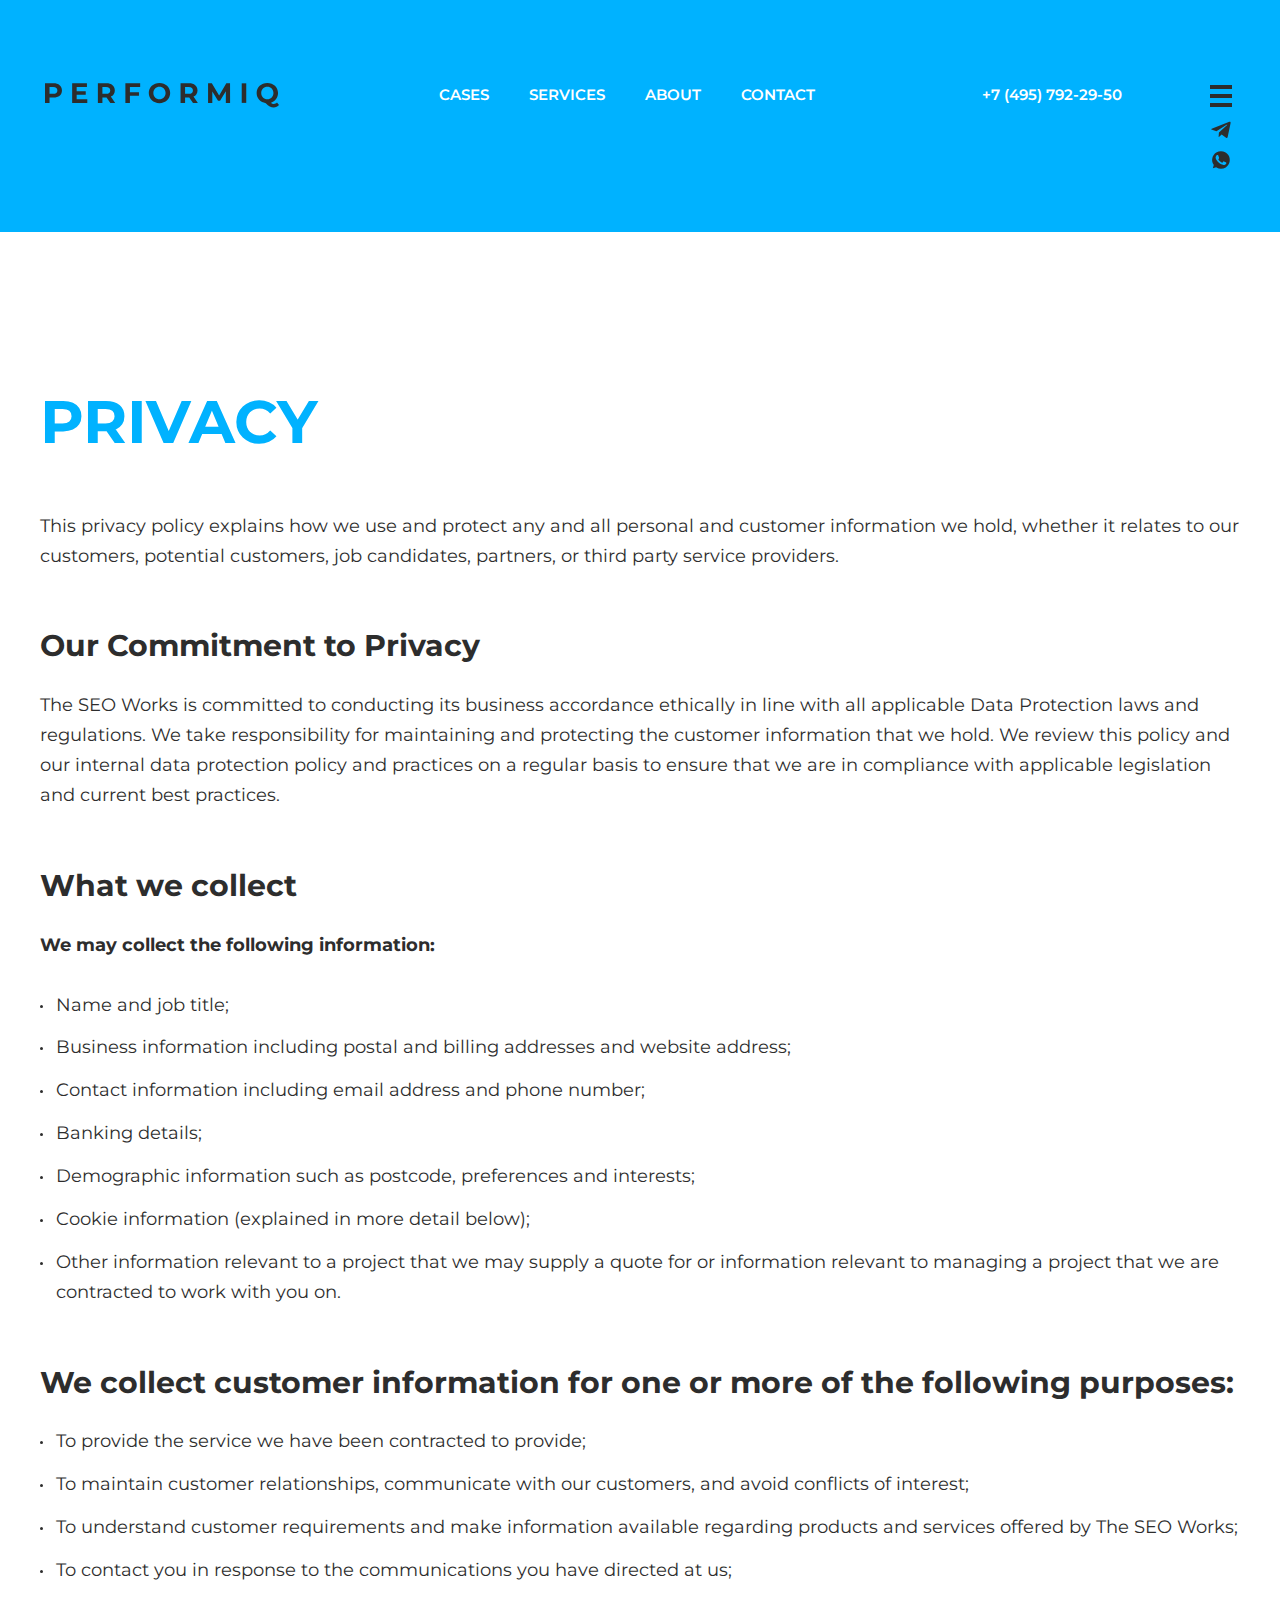
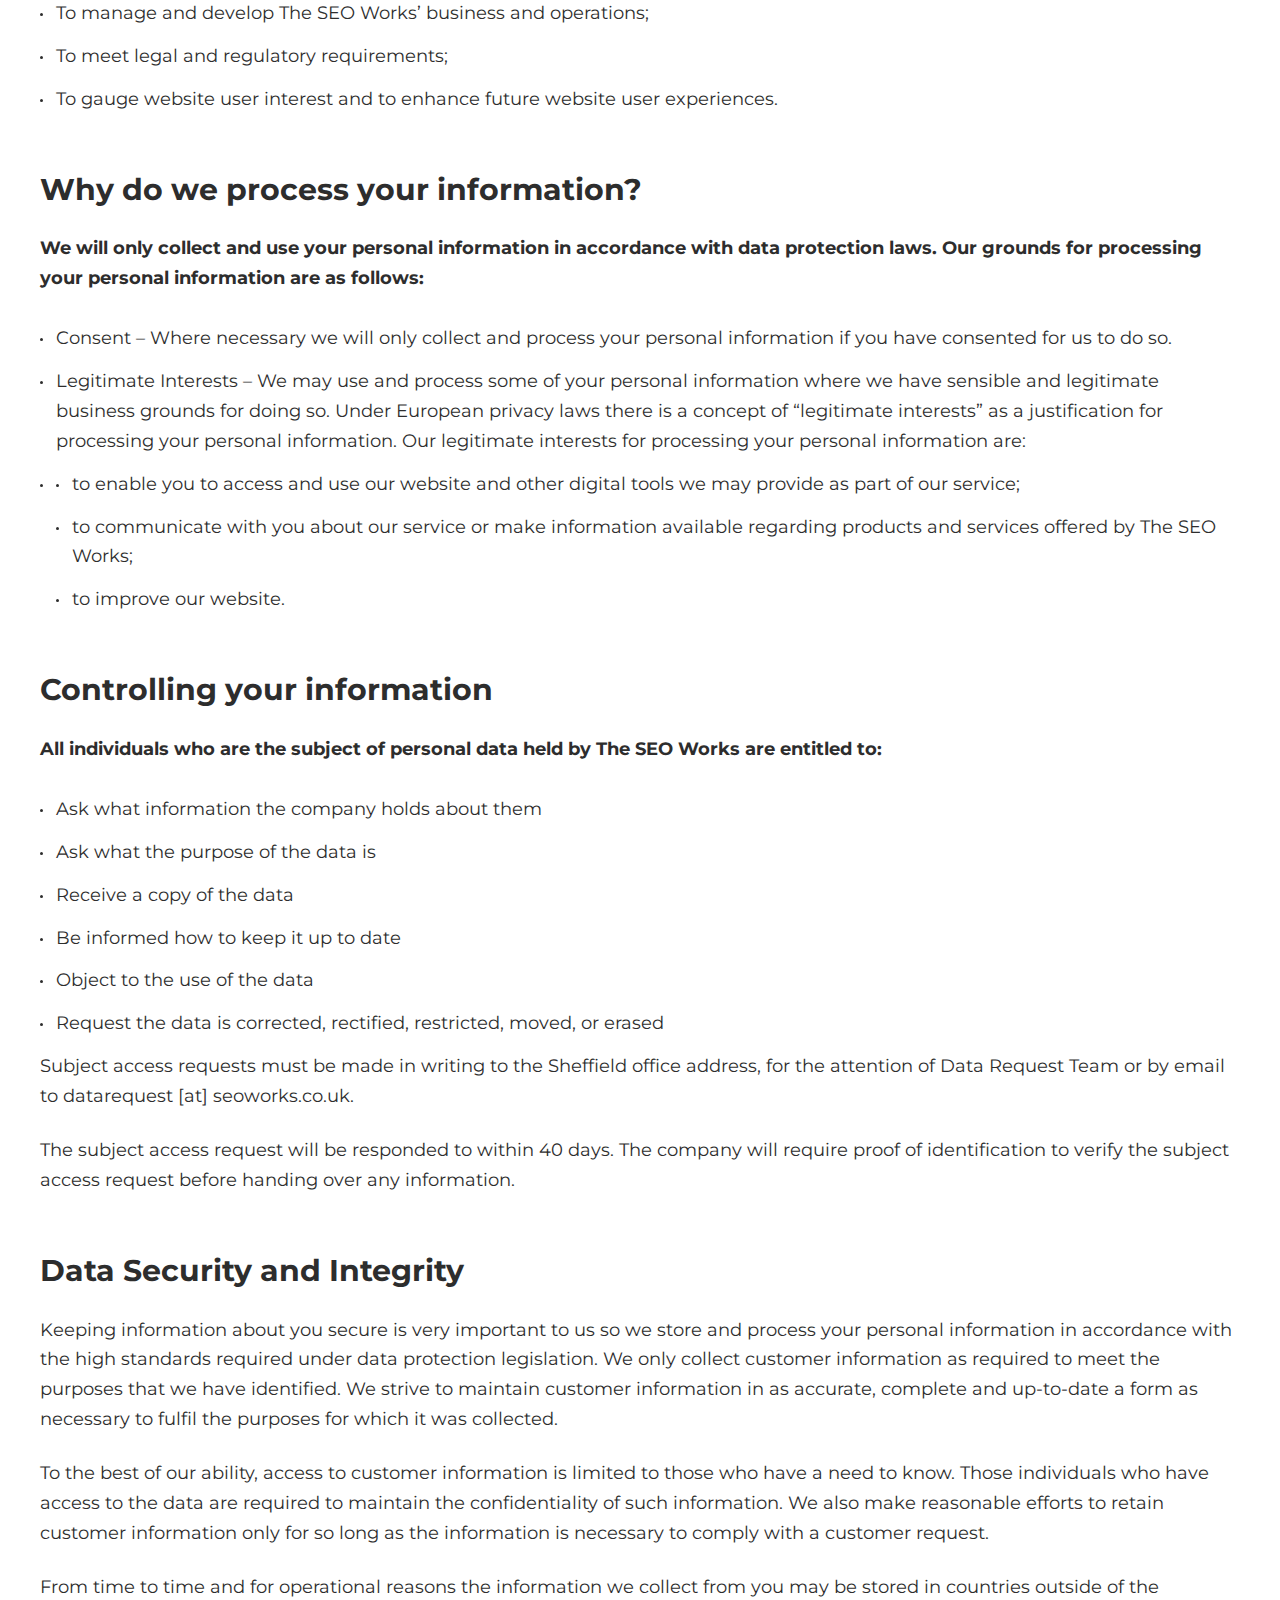
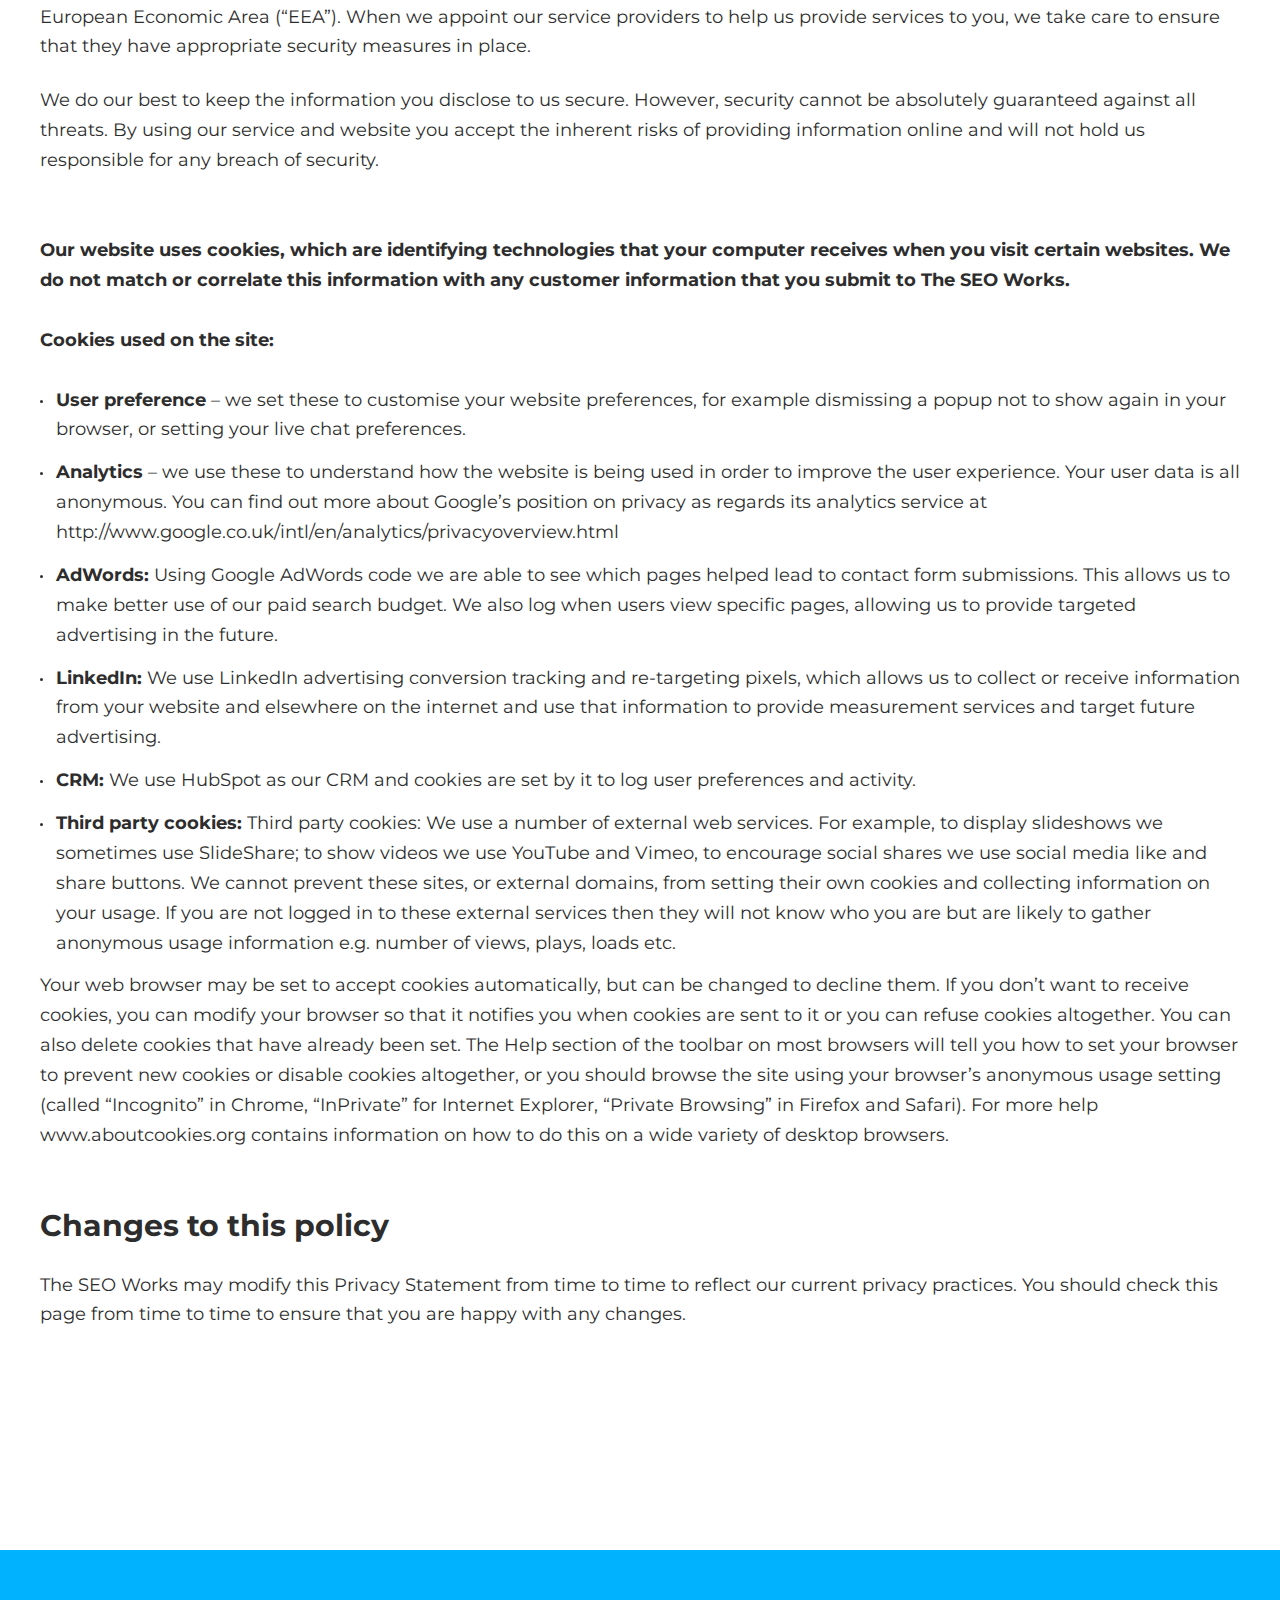
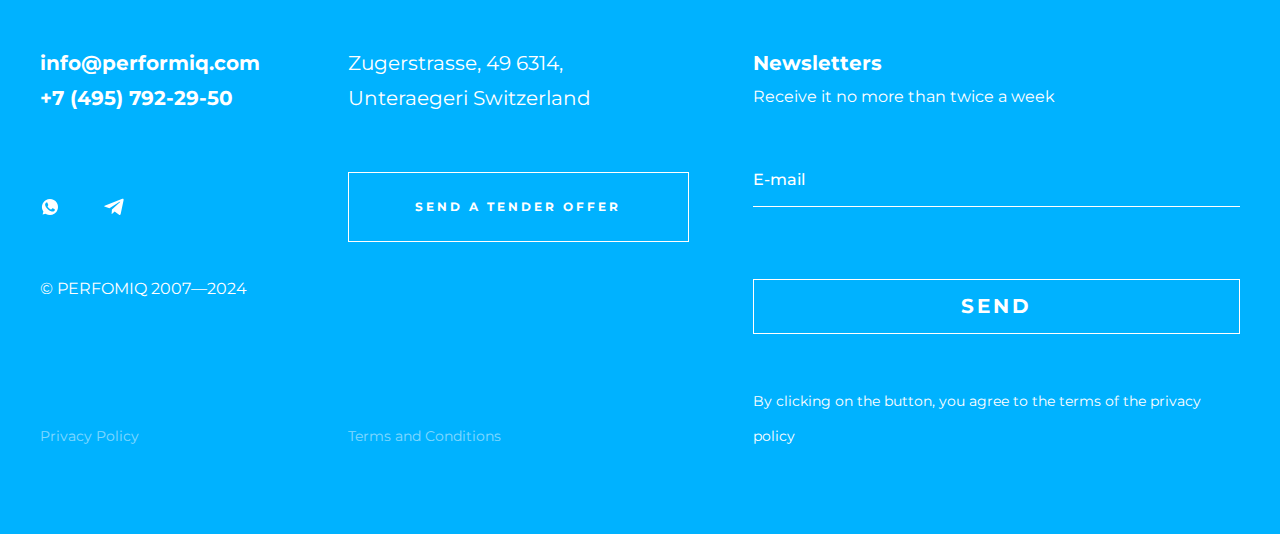
<file: privacy.html>
<!DOCTYPE html>
<html lang="en">
	<head>
	<meta charset="UTF-8" />
	<meta name="viewport" content="width=device-width, initial-scale=1.0" />
	<meta name="description" content="We work with multiple channels to help improve your website's performance, increase brand awareness, and optimize conversions." />
	<meta name="keywords" content="SEO, email marketing, usability, website optimization, conversion rate optimization" />
	<meta name="author" content="Performiq" />
	<link rel="icon" type="image/svg+xml" href="img/logo-desktop.svg" />

	<link rel="preconnect" href="https://fonts.googleapis.com" />
	<link rel="preconnect" href="https://fonts.gstatic.com" crossorigin />
	<link href="https://fonts.googleapis.com/css2?family=Montserrat:wght@100..900&display=swap" rel="stylesheet" media="print" onload="this.media='all'" />

	<link rel="preload" href="https://cdn.jsdelivr.net/npm/swiper@11/swiper-bundle.min.css" as="style" onload="this.rel='stylesheet'" />
	<noscript>
		<link href="https://fonts.googleapis.com/css2?family=Montserrat:wght@100..900&display=swap" rel="stylesheet" />
		<link rel="stylesheet" href="https://cdn.jsdelivr.net/npm/swiper@11/swiper-bundle.min.css" />
	</noscript>
	<link rel="stylesheet" href="./styles/style.css" />
	<title>PERFORMIQ | Privacy</title>
</head>

	<body>
		<div class="menu" id="menu">
			<div class="menu__container">
				<div class="menu__top">
					<a href="#" class="menu__logo logo">
						<img src="img/logo-desktop.svg" alt="logo" />
					</a>
					<div class="menu__close">&times;</div>
				</div>
				<ul class="menu__list">
					<li class="menu__item">
						<a href="#" class="menu__link">SEO</a>
					</li>
					<li class="menu__item">
						<a href="#" class="menu__link">Email-marketing</a>
					</li>
					<li class="menu__item">
						<a href="#" class="menu__link">Programmatic</a>
					</li>
					<li class="menu__item">
						<a href="#" class="menu__link">Conversion Optimisation</a>
					</li>
					<li class="menu__item">
						<a href="#" class="menu__link">Social Media Ads</a>
					</li>
					<li class="menu__item">
						<a href="#" class="menu__link">Google Ads</a>
					</li>
				</ul>
				<div class="menu__bottom">
					<div class="menu__info">
						<address class="menu__address">Zugerstrasse, 49 6314,<br />Unteraegeri Switzerland</address>
						<div class="menu__number">+7 (495) 792-29-508</div>
						<div class="menu__email">info@performiq.com</div>
					</div>
					<div class="menu__socials">
						<a aria-label="link to whatsapp" href="#" class="menu__socials-link">
							<img loading="lazy" src="img/icons/whatsapp-icon_dark.svg" alt="whatsapp icon" />
						</a>
						<a aria-label="link to telegram" href="#" class="menu__socials-link">
							<img loading="lazy" src="img/icons/telegram-icon_dark.svg" alt="telegram icon" />
						</a>
					</div>
				</div>
			</div>
		</div>
		<header class="header">
			<div class="header__container">
				<a href="#" class="logo">
					<img src="img/logo-desktop.svg" alt="logo" />
				</a>
				<nav class="nav-header">
					<ul class="nav-header__list">
						<li class="nav-header__item">
							<a href="#" class="nav-header__link">cases</a>
						</li>
						<li class="nav-header__item">
							<a href="#" class="nav-header__link">Services</a>
						</li>
						<li class="nav-header__item">
							<a href="#" class="nav-header__link">ABOUT</a>
						</li>
						<li class="nav-header__item">
							<a href="#" class="nav-header__link">Contact</a>
						</li>
					</ul>
				</nav>
				<div class="nav-header__right">
					<a href="tel:+74957922950" class="nav-header__phone-number">+7 (495) 792-29-50</a>
					<div class="nav-header__menu">
						<div class="burger">
							<span></span>
							<span></span>
							<span></span>
						</div>
						<div class="nav-header__socials">
							<a aria-label="telegram" href="#" class="nav-header__telegram">
								<img src="img/icons/telegram-icon_dark.svg" alt="whatsapp icon" />
								<img loading="lazy" class="nav-header__telegram_hover" src="img/icons/telegram-icon_light.svg" alt="whatsapp icon" />
							</a>
							<a aria-label="whatsapp" href="#" class="nav-header__whatsapp">
								<img src="img/icons/whatsapp-icon_dark.svg" alt="whatsapp icon" />
								<img loading="lazy" class="nav-header__whatsapp_hover" src="img/icons/whatsapp-icon_light.svg" alt="whatsapp icon" />
							</a>
						</div>
					</div>
				</div>
			</div>
			<div class="header__progress-bar progress-bar">
				<div class="progress-bar__line"><span></span></div>
			</div>
		</header>

		<main class="main">
			<div class="policy__container">
				<section class="policy">
					<div class="policy__block">
						<h1 class="policy__title">PRIVACY</h1>
					</div>
					<div class="policy__block">
						<p class="policy__subtitle">This privacy policy explains how we use and protect any and all personal and customer information we hold, whether it relates to our customers, potential customers, job candidates, partners, or third party service providers.</p>
					</div>
					<div class="policy__block">
						<div class="policy__title-2">Our Commitment to Privacy</div>
						<div class="policy__text">The SEO Works is committed to conducting its business accordance ethically in line with all applicable Data Protection laws and regulations. We take responsibility for maintaining and protecting the customer information that we hold. We review this policy and our internal data protection policy and practices on a regular basis to ensure that we are in compliance with applicable legislation and current best practices.</div>
					</div>
					<div class="policy__block">
						<div class="policy__title-2">What we collect</div>
						<div class="policy__dark">We may collect the following information:</div>
						<ul class="policy__list">
							<li class="policy__list-item">Name and job title;</li>
							<li class="policy__list-item">Business information including postal and billing addresses and website address;</li>
							<li class="policy__list-item">Contact information including email address and phone number;</li>
							<li class="policy__list-item">Banking details;</li>
							<li class="policy__list-item">Demographic information such as postcode, preferences and interests;</li>
							<li class="policy__list-item">Cookie information (explained in more detail below);</li>
							<li class="policy__list-item">Other information relevant to a project that we may supply a quote for or information relevant to managing a project that we are contracted to work with you on.</li>
						</ul>
					</div>
					<div class="policy__block">
						<div class="policy__title-2">We collect customer information for one or more of the following purposes:</div>
						<ul class="policy__list">
							<li class="policy__list-item">To provide the service we have been contracted to provide;</li>
							<li class="policy__list-item">To maintain customer relationships, communicate with our customers, and avoid conflicts of interest;</li>
							<li class="policy__list-item">To understand customer requirements and make information available regarding products and services offered by The SEO Works;</li>
							<li class="policy__list-item">To contact you in response to the communications you have directed at us;</li>
							<li class="policy__list-item">To manage and develop The SEO Works’ business and operations;</li>
							<li class="policy__list-item">To meet legal and regulatory requirements;</li>
							<li class="policy__list-item">To gauge website user interest and to enhance future website user experiences.</li>
						</ul>
					</div>
					<div class="policy__block">
						<div class="policy__title-2">Why do we process your information?</div>
						<p class="policy__dark">We will only collect and use your personal information in accordance with data protection laws. Our grounds for processing your personal information are as follows:</p>
						<ul class="policy__list">
							<li class="policy__list-item">Consent – Where necessary we will only collect and process your personal information if you have consented for us to do so.</li>
							<li class="policy__list-item">Legitimate Interests – We may use and process some of your personal information where we have sensible and legitimate business grounds for doing so. Under European privacy laws there is a concept of “legitimate interests” as a justification for processing your personal information. Our legitimate interests for processing your personal information are:</li>
							<li class="policy__list-item">
								<ul>
									<li class="policy__list-item">to enable you to access and use our website and other digital tools we may provide as part of our service;</li>
									<li class="policy__list-item">to communicate with you about our service or make information available regarding products and services offered by The SEO Works;</li>
									<li class="policy__list-item">to improve our website.</li>
								</ul>
							</li>
						</ul>
					</div>
					<div class="policy__block">
						<div class="policy__title-2">Controlling your information</div>
						<p class="policy__dark">All individuals who are the subject of personal data held by The SEO Works are entitled to:</p>
						<ul class="policy__list">
							<li class="policy__list-item">Ask what information the company holds about them</li>
							<li class="policy__list-item">Ask what the purpose of the data is</li>
							<li class="policy__list-item">Receive a copy of the data</li>
							<li class="policy__list-item">Be informed how to keep it up to date</li>
							<li class="policy__list-item">Object to the use of the data</li>
							<li class="policy__list-item">Request the data is corrected, rectified, restricted, moved, or erased</li>
						</ul>
						<p class="policy__text">Subject access requests must be made in writing to the Sheffield office address, for the attention of Data Request Team or by email to datarequest [at] seoworks.co.uk.</p>
						<p class="policy__text">The subject access request will be responded to within 40 days. The company will require proof of identification to verify the subject access request before handing over any information.</p>
					</div>
					<div class="policy__block">
						<div class="policy__title-2">Data Security and Integrity</div>
						<p class="policy__text">Keeping information about you secure is very important to us so we store and process your personal information in accordance with the high standards required under data protection legislation. We only collect customer information as required to meet the purposes that we have identified. We strive to maintain customer information in as accurate, complete and up-to-date a form as necessary to fulfil the purposes for which it was collected.</p>
						<p class="policy__text">To the best of our ability, access to customer information is limited to those who have a need to know. Those individuals who have access to the data are required to maintain the confidentiality of such information. We also make reasonable efforts to retain customer information only for so long as the information is necessary to comply with a customer request.</p>
						<p class="policy__text">From time to time and for operational reasons the information we collect from you may be stored in countries outside of the European Economic Area (“EEA”). When we appoint our service providers to help us provide services to you, we take care to ensure that they have appropriate security measures in place.</p>
						<p class="policy__text">We do our best to keep the information you disclose to us secure. However, security cannot be absolutely guaranteed against all threats. By using our service and website you accept the inherent risks of providing information online and will not hold us responsible for any breach of security.</p>
					</div>
					<div class="policy__block">
						<p class="policy__dark">Our website uses cookies, which are identifying technologies that your computer receives when you visit certain websites. We do not match or correlate this information with any customer information that you submit to The SEO Works.</p>
						<div class="policy__dark">Cookies used on the site:</div>
						<ul class="policy__list">
							<li class="policy__list-item"><span class="policy__dark-text">User preference</span> – we set these to customise your website preferences, for example dismissing a popup not to show again in your browser, or setting your live chat preferences.</li>
							<li class="policy__list-item"><span class="policy__dark-text">Analytics</span> – we use these to understand how the website is being used in order to improve the user experience. Your user data is all anonymous. You can find out more about Google’s position on privacy as regards its analytics service at http://www.google.co.uk/intl/en/analytics/privacyoverview.html</li>
							<li class="policy__list-item"><span class="policy__dark-text">AdWords:</span> Using Google AdWords code we are able to see which pages helped lead to contact form submissions. This allows us to make better use of our paid search budget. We also log when users view specific pages, allowing us to provide targeted advertising in the future.</li>
							<li class="policy__list-item"><span class="policy__dark-text">LinkedIn:</span> We use LinkedIn advertising conversion tracking and re-targeting pixels, which allows us to collect or receive information from your website and elsewhere on the internet and use that information to provide measurement services and target future advertising.</li>
							<li class="policy__list-item"><span class="policy__dark-text">CRM:</span> We use HubSpot as our CRM and cookies are set by it to log user preferences and activity.</li>
							<li class="policy__list-item"><span class="policy__dark-text">Third party cookies:</span> Third party cookies: We use a number of external web services. For example, to display slideshows we sometimes use SlideShare; to show videos we use YouTube and Vimeo, to encourage social shares we use social media like and share buttons. We cannot prevent these sites, or external domains, from setting their own cookies and collecting information on your usage. If you are not logged in to these external services then they will not know who you are but are likely to gather anonymous usage information e.g. number of views, plays, loads etc.</li>
						</ul>
						<p class="policy__text">Your web browser may be set to accept cookies automatically, but can be changed to decline them. If you don’t want to receive cookies, you can modify your browser so that it notifies you when cookies are sent to it or you can refuse cookies altogether. You can also delete cookies that have already been set. The Help section of the toolbar on most browsers will tell you how to set your browser to prevent new cookies or disable cookies altogether, or you should browse the site using your browser’s anonymous usage setting (called “Incognito” in Chrome, “InPrivate” for Internet Explorer, “Private Browsing” in Firefox and Safari). For more help www.aboutcookies.org contains information on how to do this on a wide variety of desktop browsers.</p>
					</div>
					<div class="policy__block">
						<div class="policy__title-2">Changes to this policy</div>
						<p class="policy__text">The SEO Works may modify this Privacy Statement from time to time to reflect our current privacy practices. You should check this page from time to time to ensure that you are happy with any changes.</p>
					</div>
				</section>
			</div>
		</main>
		<footer class="footer">
	<div class="footer__container">
		<div class="footer__contacts">
			<div class="footer__email">info@performiq.com</div>
			<div class="footer__number">+7 (495) 792-29-50</div>
		</div>
		<address class="footer__address footer__address_1">
			<div class="footer__address-title">Zugerstrasse, 49 6314, <br />Unteraegeri Switzerland</div>
		</address>

		<a href="#" class="button footer__button">Send a tender offer</a>
		<div class="footer__socials">
			<a href="#" aria-label="link to whatsapp" class="footer__socials-link">
				<img src="img/icons/whatsapp-icon_light.svg" alt="whatsapp" />
			</a>
			<a aria-label="link to telegram" href="#" class="footer__socials-link">
				<img src="img/icons/telegram-icon_light.svg" alt="telegram" />
			</a>
		</div>
		<form action="#" method="POST" class="footer__newsletters newsletters">
			<div class="title-4 newsletters__title">Newsletters</div>
			<p class="newsletters__subtitle">Receive it no more than twice a week</p>
			<div class="newsletters__input">
				<input autocomplete="off" id="newsletters-email" type="email" name="newsletters-email" placeholder="E-mail" class="input" />
				<label for="newsletters-email"></label>
				<div class="newsletters__confirm confirm-newsletters">
					<div class="confirm-newsletters__text">Confirm your subscription in the email</div>
					<button type="button" class="confirm-newsletters__close"></button>
				</div>
			</div>
			<button type="submit" class="button newsletters__button">SEND</button>
			<div class="newsletters__policy">By clicking on the button, you agree to the terms of the privacy policy</div>
		</form>
		<div class="footer__company">© PERFOMIQ 2007—2024</div>
		<a href="#" class="footer__policy">Privacy Policy</a>
		<a href="#" class="footer__terms">Terms and Conditions</a>
	</div>
</footer>

		<script src="js/index.js"></script>
	</body>
</html>
</file>
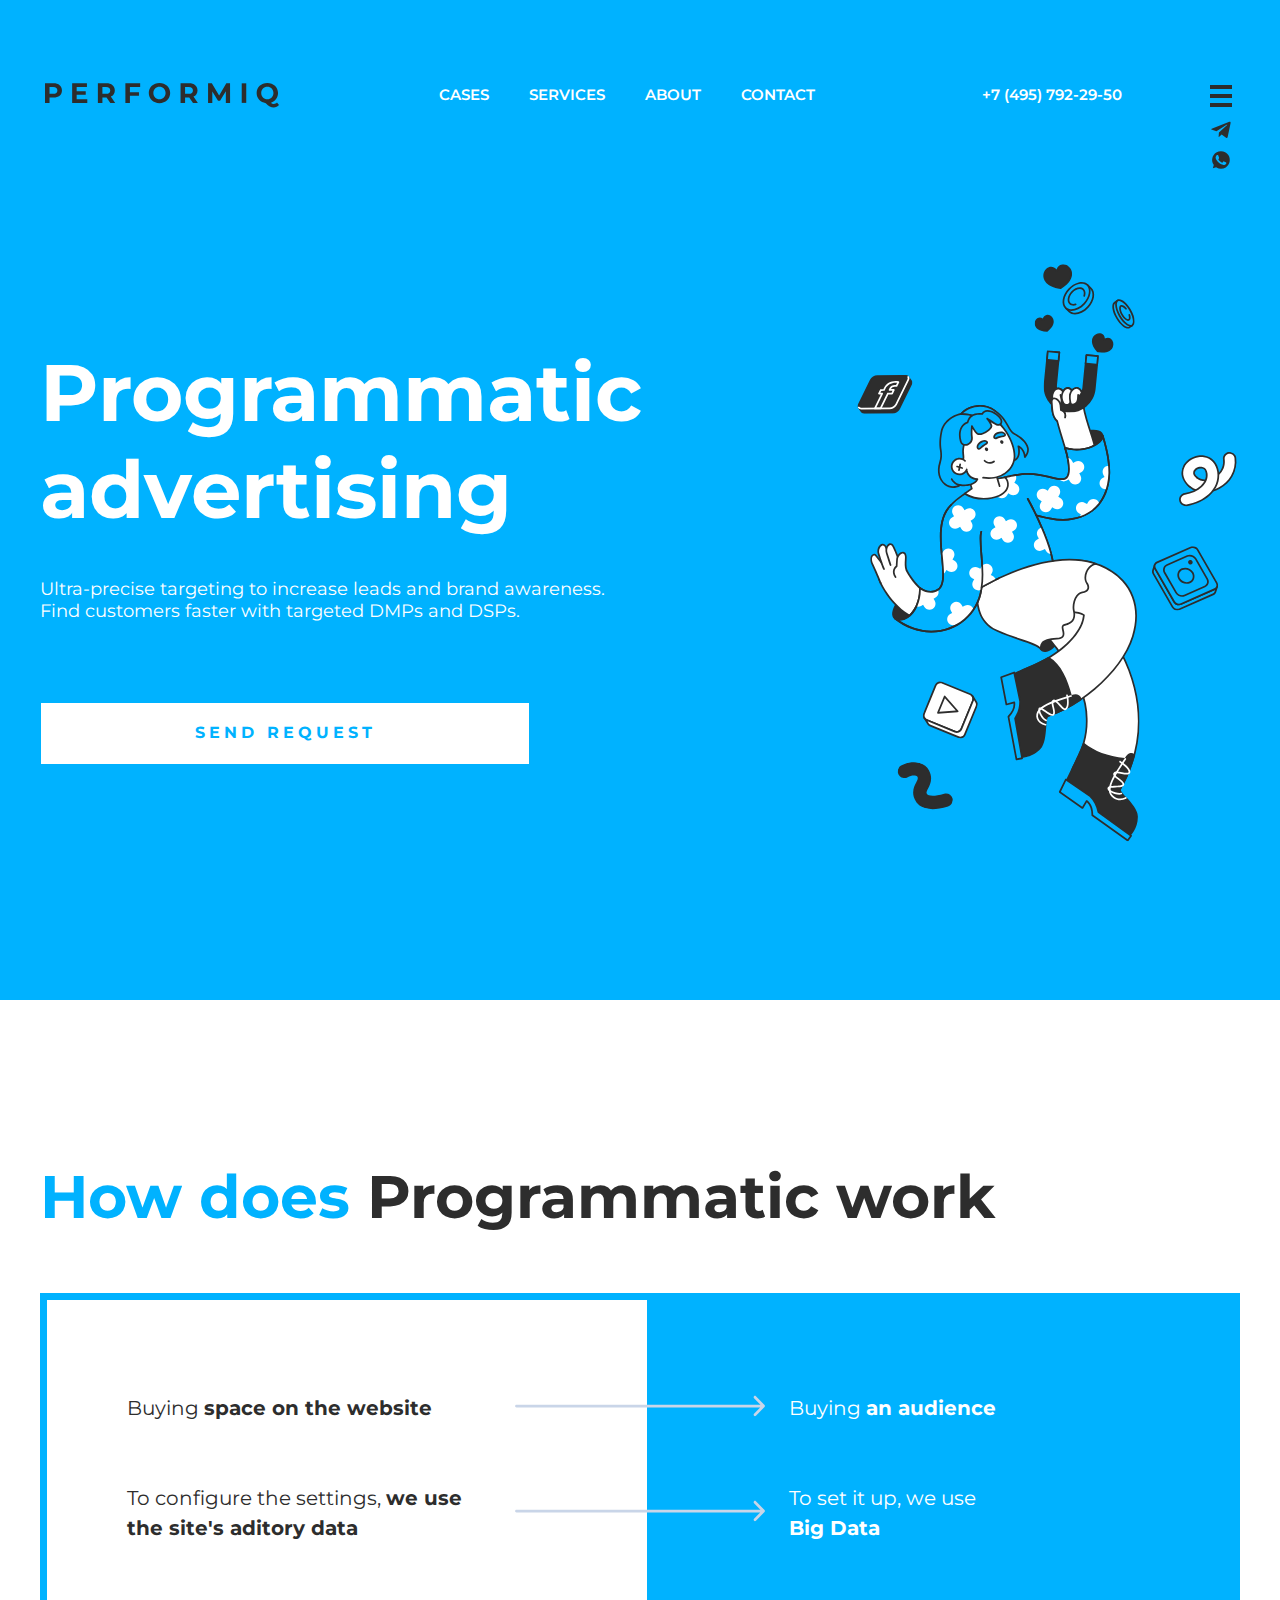
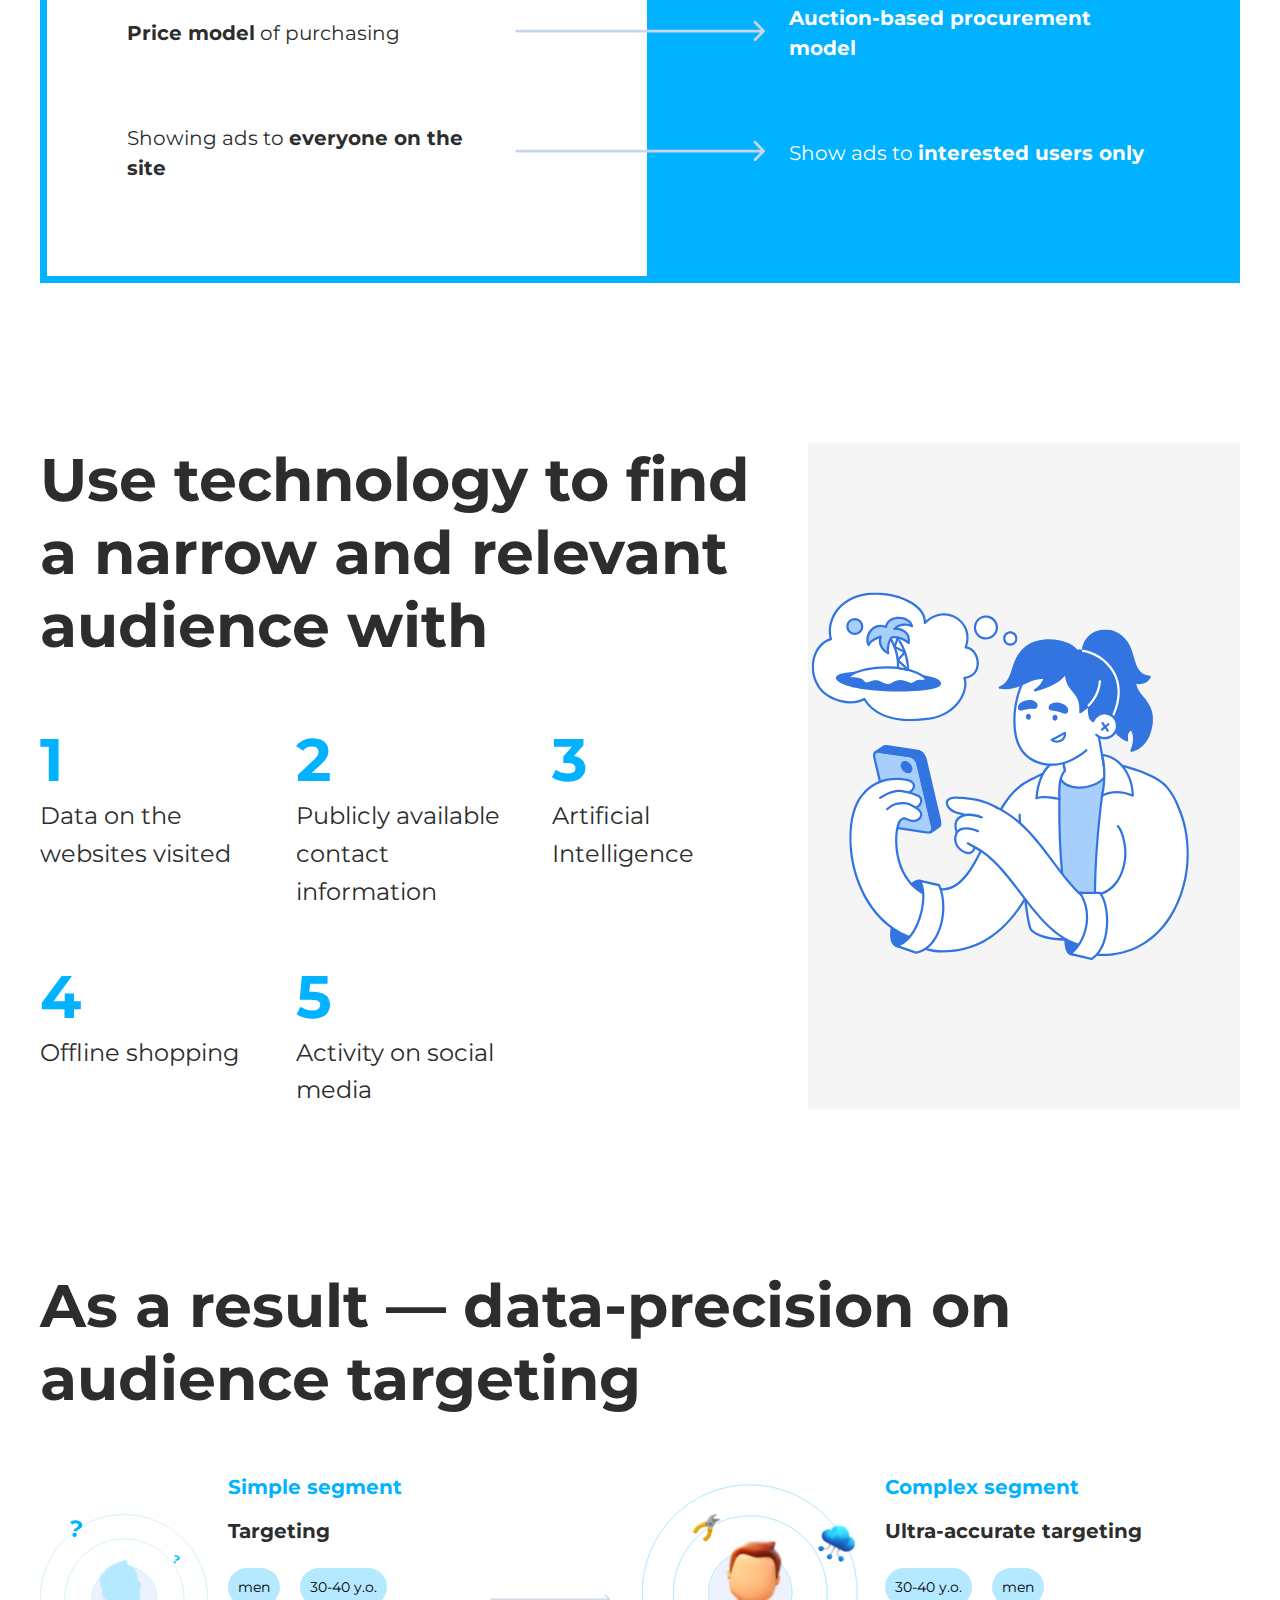
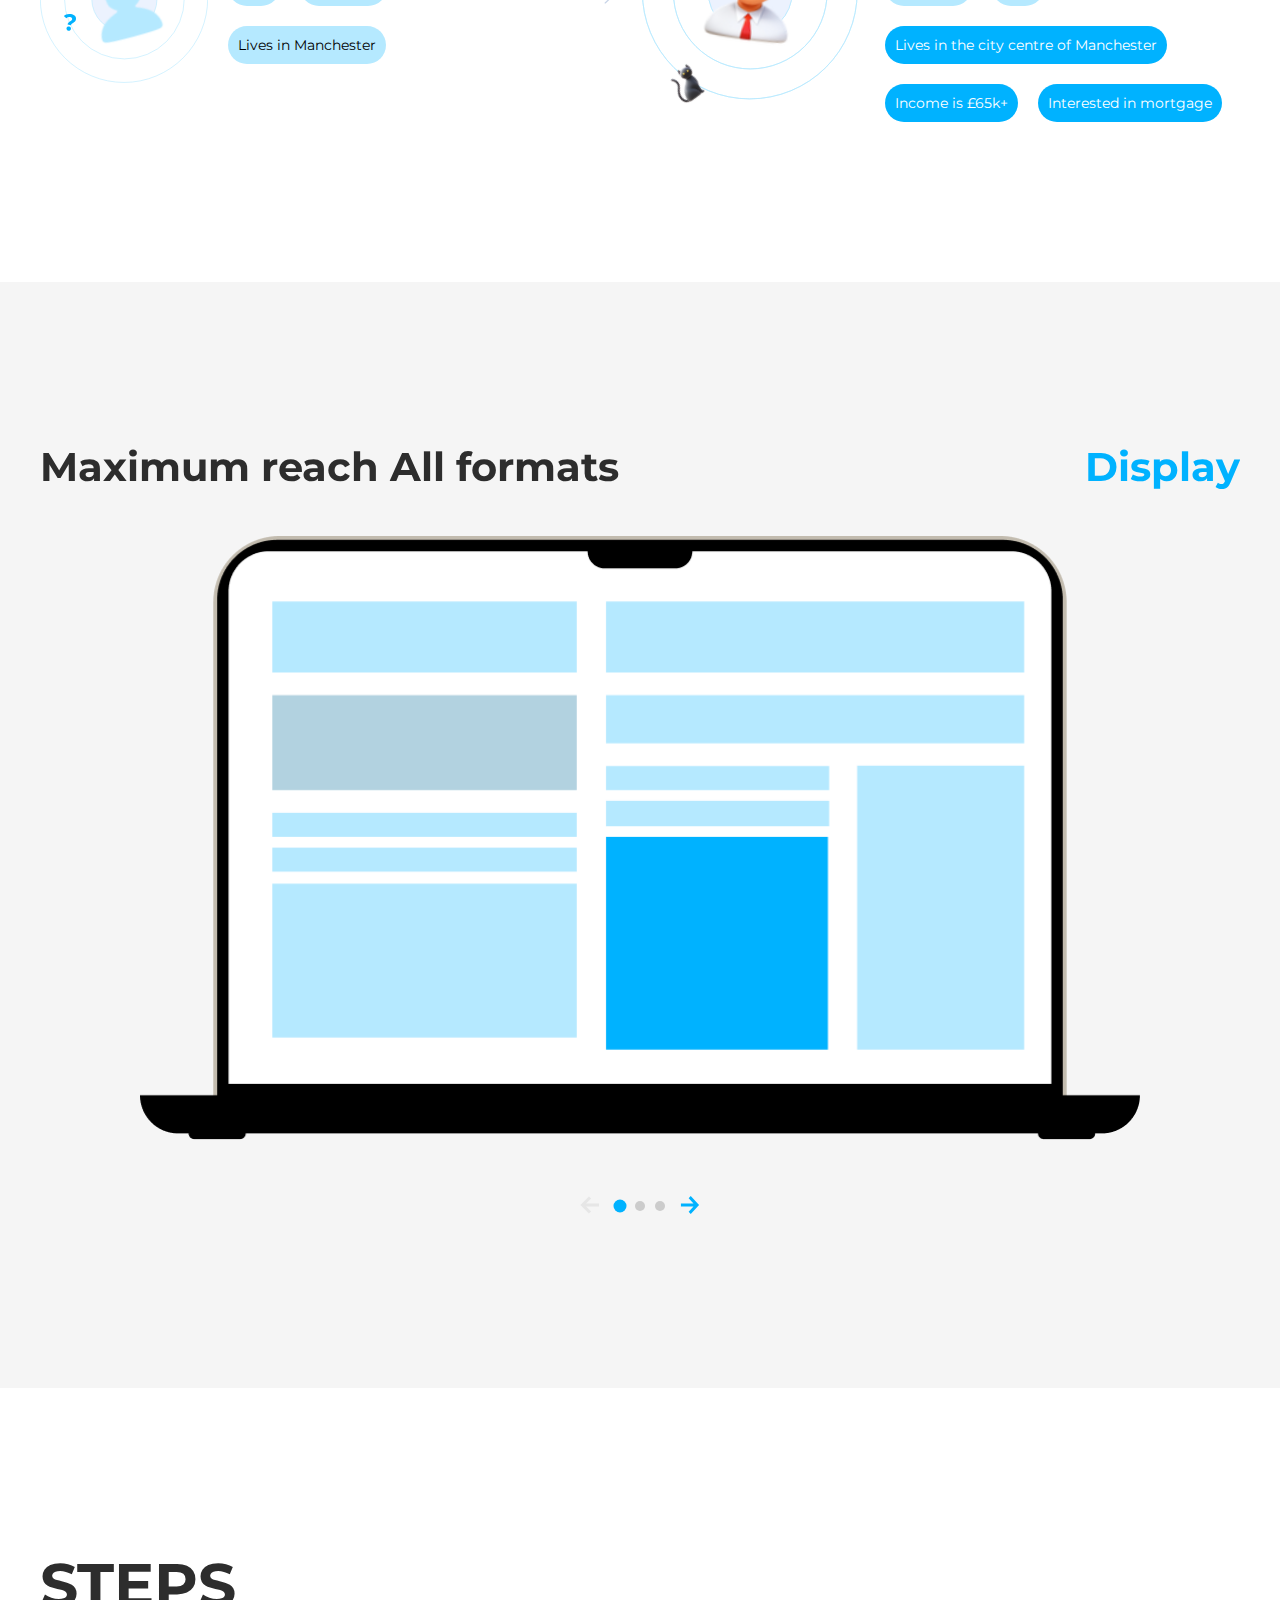
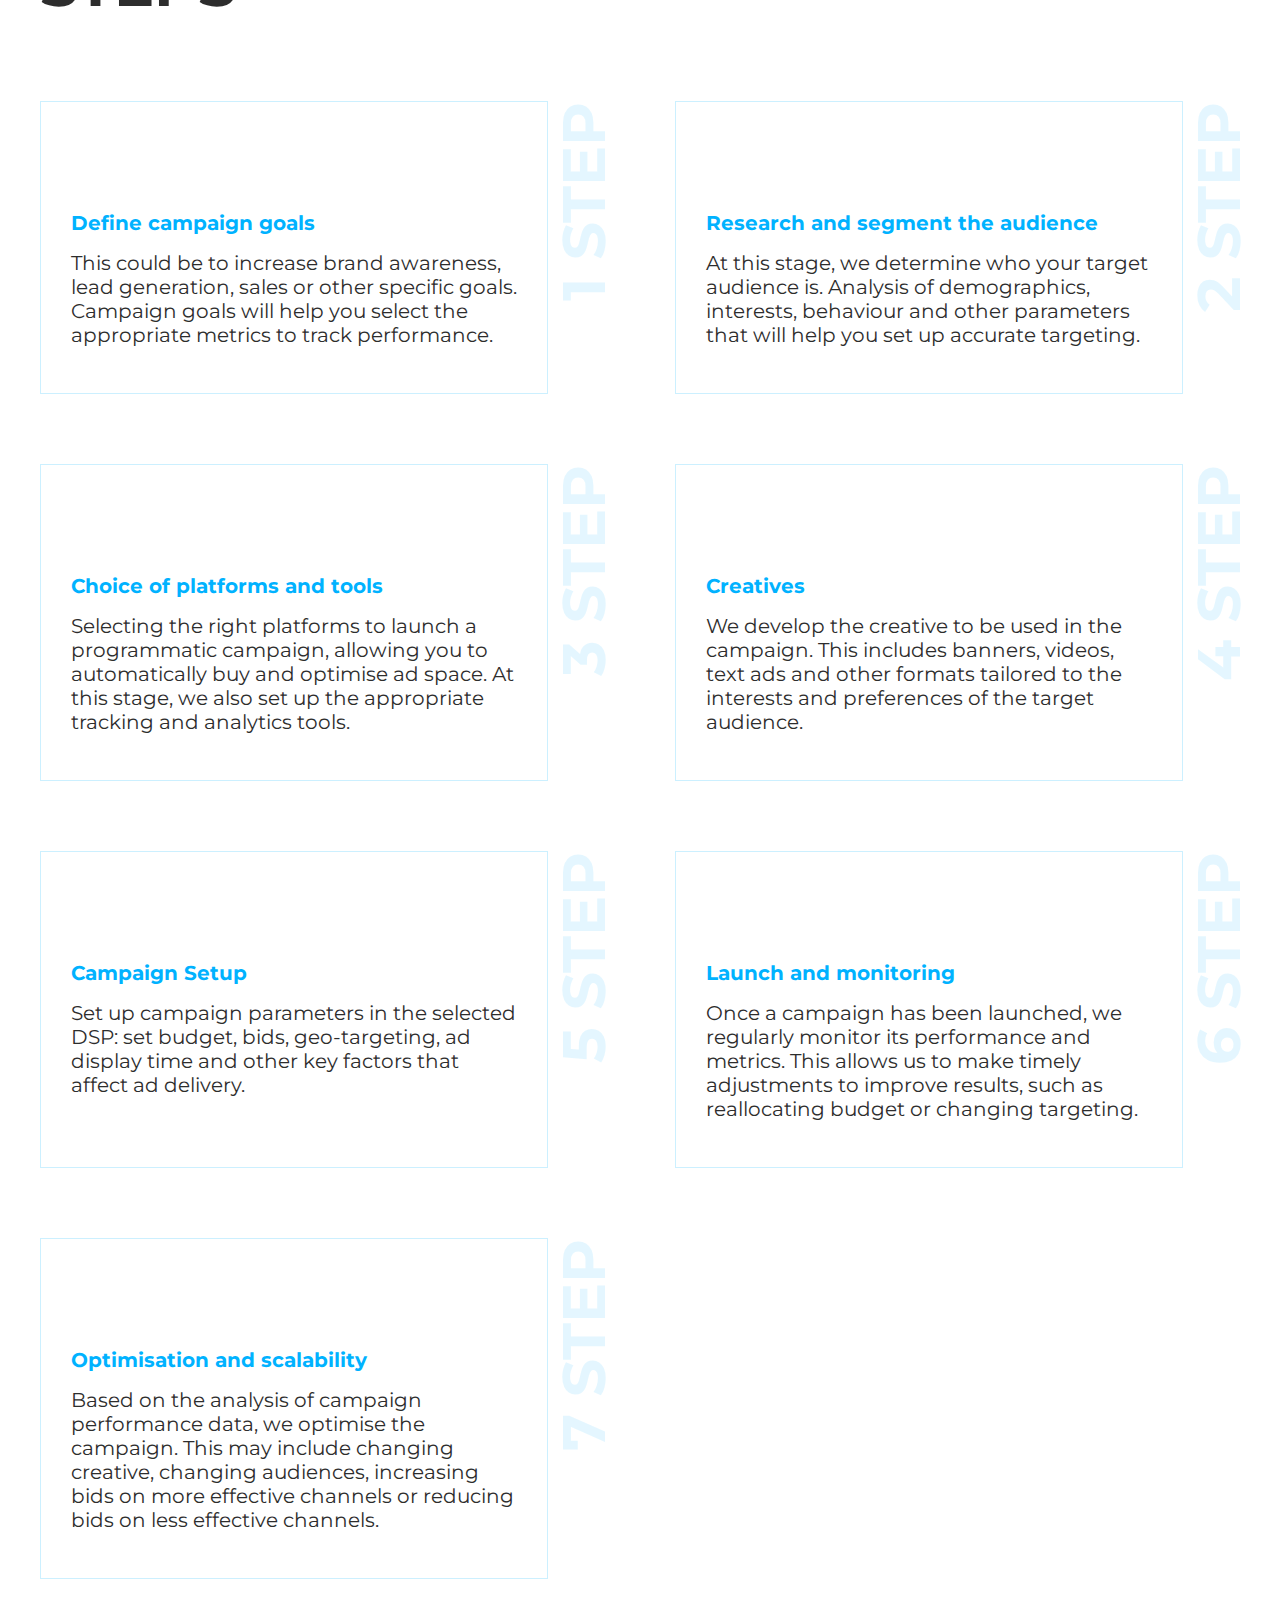
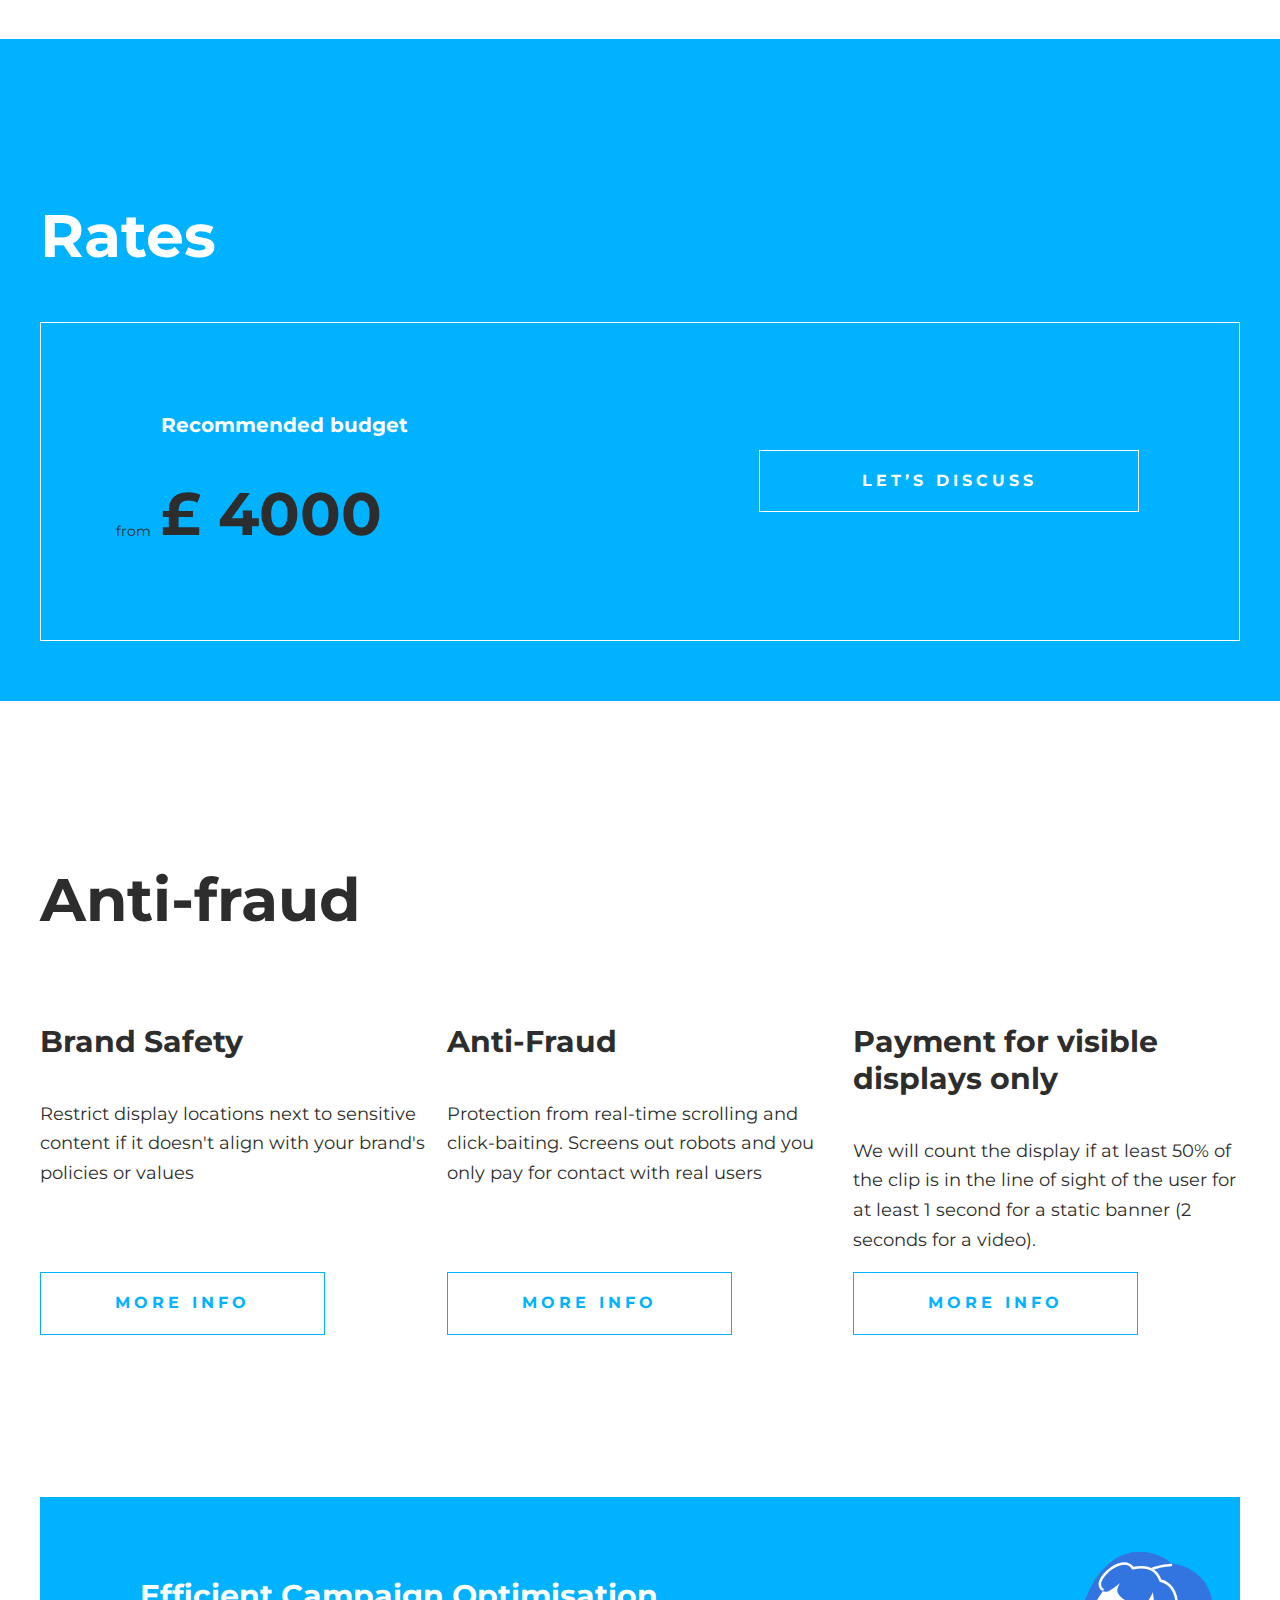
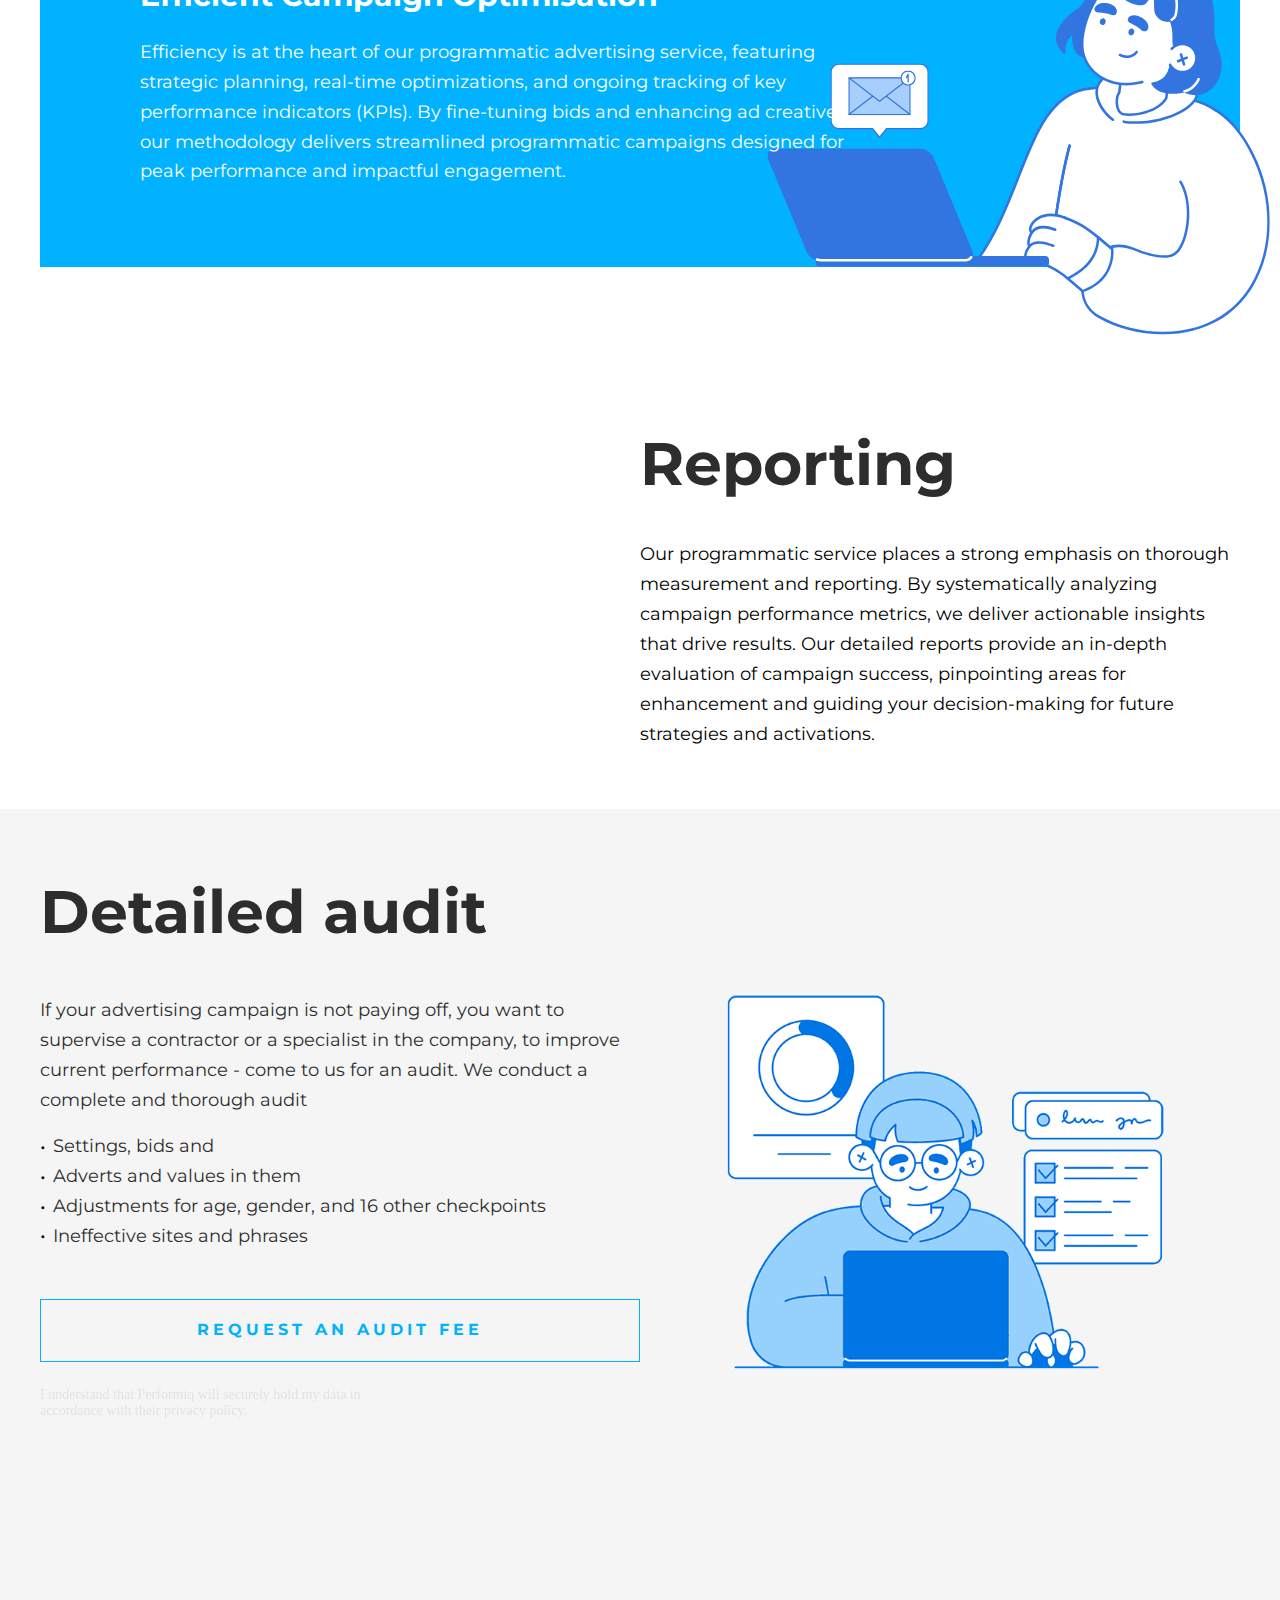
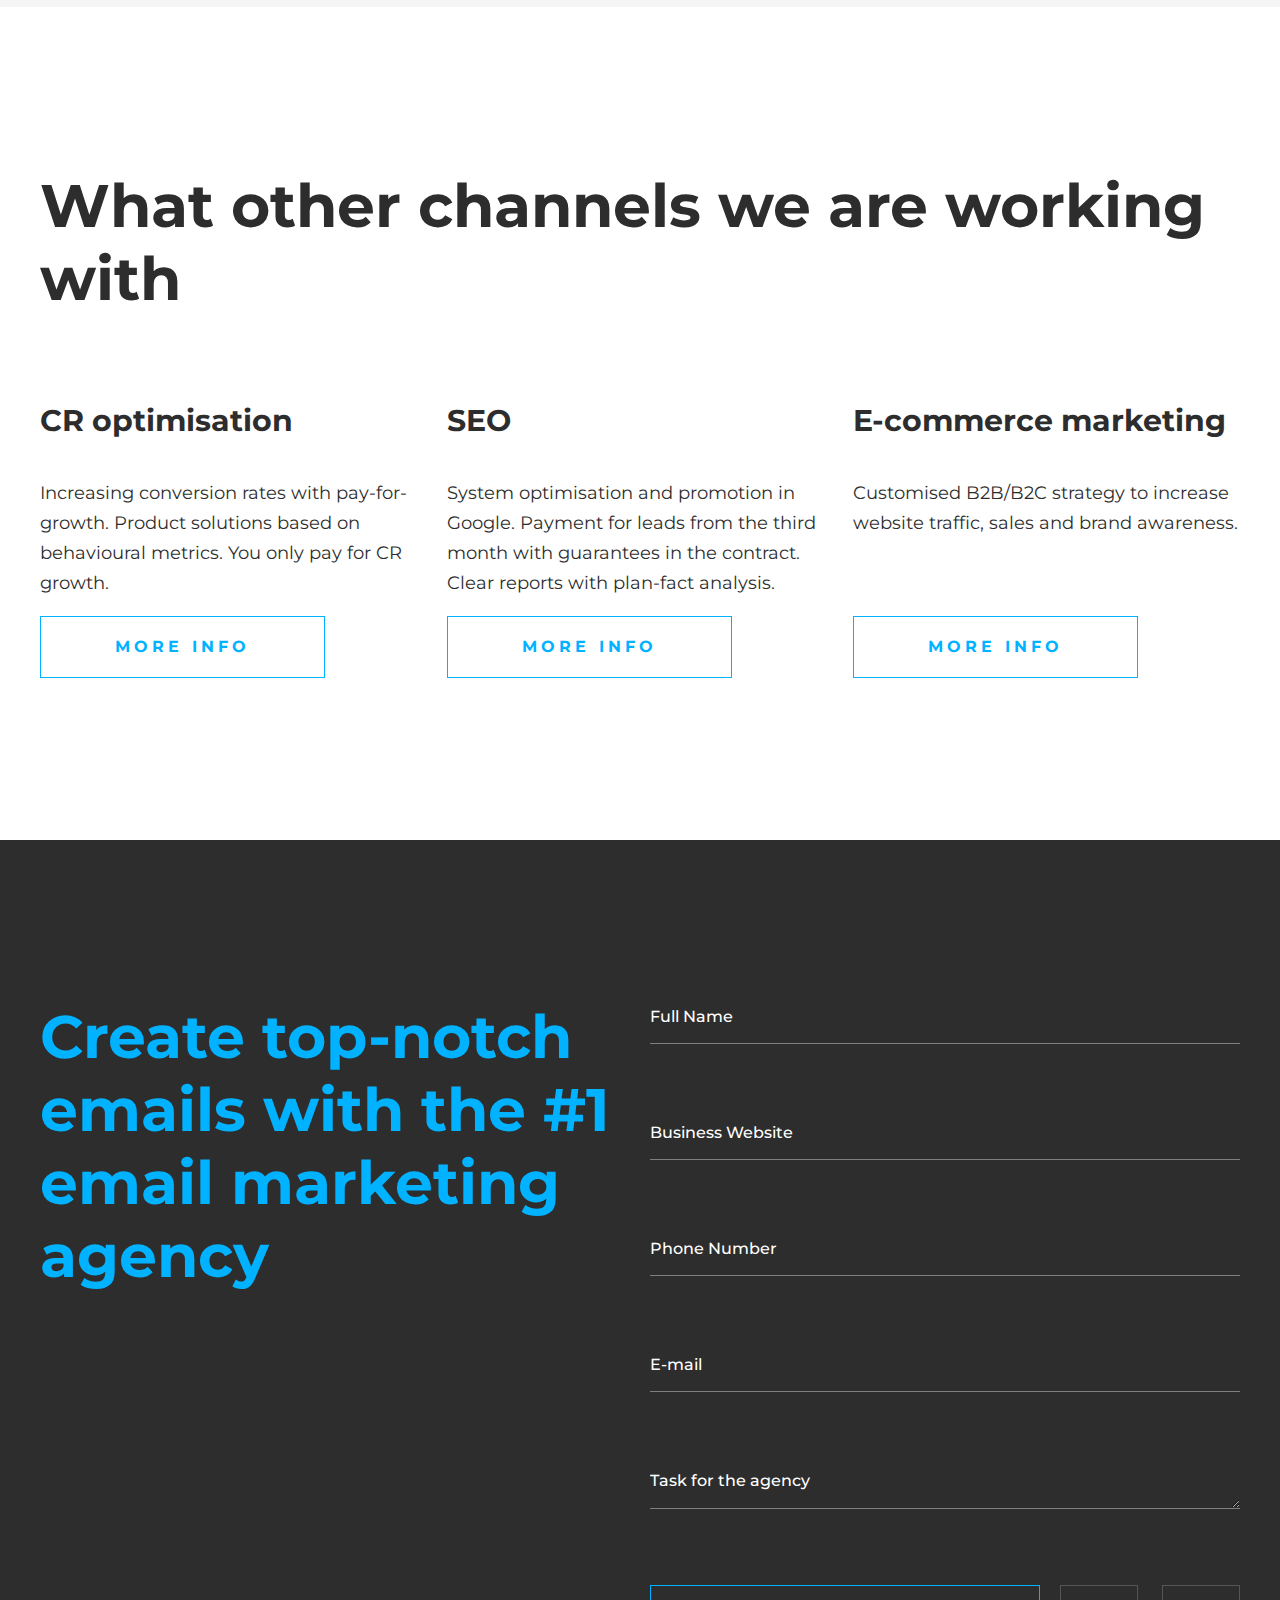
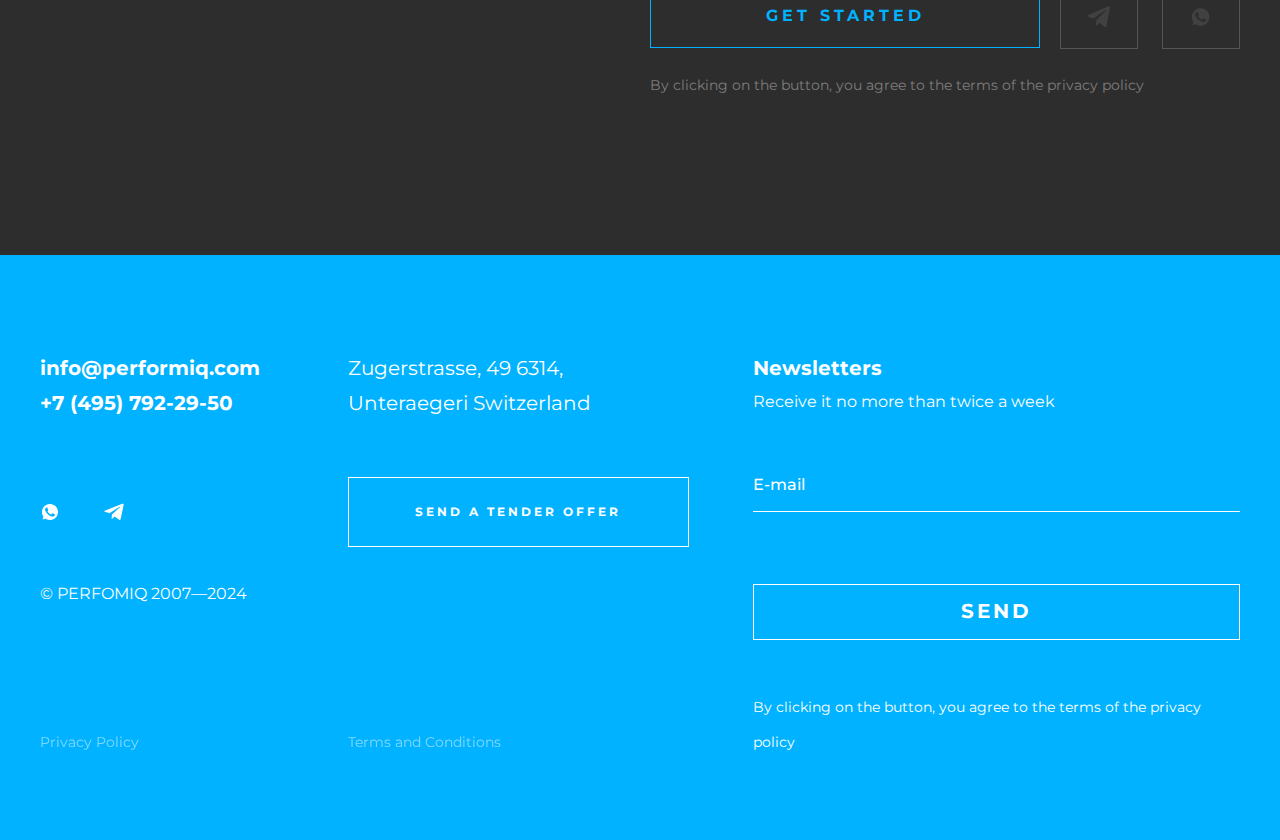
<file: programmatic-advertising.html>
<!DOCTYPE html>
<html lang="en">
	<head>
	<meta charset="UTF-8" />
	<meta name="viewport" content="width=device-width, initial-scale=1.0" />
	<meta name="description" content="We work with multiple channels to help improve your website's performance, increase brand awareness, and optimize conversions." />
	<meta name="keywords" content="SEO, email marketing, usability, website optimization, conversion rate optimization" />
	<meta name="author" content="Performiq" />
	<link rel="icon" type="image/svg+xml" href="img/logo-desktop.svg" />

	<link rel="preconnect" href="https://fonts.googleapis.com" />
	<link rel="preconnect" href="https://fonts.gstatic.com" crossorigin />
	<link href="https://fonts.googleapis.com/css2?family=Montserrat:wght@100..900&display=swap" rel="stylesheet" media="print" onload="this.media='all'" />

	<link rel="preload" href="https://cdn.jsdelivr.net/npm/swiper@11/swiper-bundle.min.css" as="style" onload="this.rel='stylesheet'" />
	<noscript>
		<link href="https://fonts.googleapis.com/css2?family=Montserrat:wght@100..900&display=swap" rel="stylesheet" />
		<link rel="stylesheet" href="https://cdn.jsdelivr.net/npm/swiper@11/swiper-bundle.min.css" />
	</noscript>
	<link rel="stylesheet" href="./styles/style.css" />
	<title>PERFORMIQ | PROGRAMMATIC ADVERTISING</title>
</head>

	<body>
		<div class="menu" id="menu">
			<div class="menu__container">
				<div class="menu__top">
					<a href="#" class="menu__logo logo">
						<img src="img/logo-desktop.svg" alt="logo" />
					</a>
					<div class="menu__close">&times;</div>
				</div>
				<ul class="menu__list">
					<li class="menu__item">
						<a href="#" class="menu__link">SEO</a>
					</li>
					<li class="menu__item">
						<a href="#" class="menu__link">Email-marketing</a>
					</li>
					<li class="menu__item">
						<a href="#" class="menu__link">Programmatic</a>
					</li>
					<li class="menu__item">
						<a href="#" class="menu__link">Conversion Optimisation</a>
					</li>
					<li class="menu__item">
						<a href="#" class="menu__link">Social Media Ads</a>
					</li>
					<li class="menu__item">
						<a href="#" class="menu__link">Google Ads</a>
					</li>
				</ul>
				<div class="menu__bottom">
					<div class="menu__info">
						<address class="menu__address">Zugerstrasse, 49 6314,<br />Unteraegeri Switzerland</address>
						<div class="menu__number">+7 (495) 792-29-508</div>
						<div class="menu__email">info@performiq.com</div>
					</div>
					<div class="menu__socials">
						<a aria-label="link to whatsapp" href="#" class="menu__socials-link">
							<img loading="lazy" src="img/icons/whatsapp-icon_dark.svg" alt="whatsapp icon" />
						</a>
						<a aria-label="link to telegram" href="#" class="menu__socials-link">
							<img loading="lazy" src="img/icons/telegram-icon_dark.svg" alt="telegram icon" />
						</a>
					</div>
				</div>
			</div>
		</div>
		<header class="header">
			<div class="header__container">
				<a href="#" class="logo">
					<img src="img/logo-desktop.svg" alt="logo" />
				</a>
				<nav class="nav-header">
					<ul class="nav-header__list">
						<li class="nav-header__item">
							<a href="#" class="nav-header__link">cases</a>
						</li>
						<li class="nav-header__item">
							<a href="#" class="nav-header__link">Services</a>
						</li>
						<li class="nav-header__item">
							<a href="#" class="nav-header__link">ABOUT</a>
						</li>
						<li class="nav-header__item">
							<a href="#" class="nav-header__link">Contact</a>
						</li>
					</ul>
				</nav>
				<div class="nav-header__right">
					<a href="tel:+74957922950" class="nav-header__phone-number">+7 (495) 792-29-50</a>
					<div class="nav-header__menu">
						<div class="burger">
							<span></span>
							<span></span>
							<span></span>
						</div>
						<div class="nav-header__socials">
							<a aria-label="telegram" href="#" class="nav-header__telegram">
								<img src="img/icons/telegram-icon_dark.svg" alt="whatsapp icon" />
								<img loading="lazy" class="nav-header__telegram_hover" src="img/icons/telegram-icon_light.svg" alt="whatsapp icon" />
							</a>
							<a aria-label="whatsapp" href="#" class="nav-header__whatsapp">
								<img src="img/icons/whatsapp-icon_dark.svg" alt="whatsapp icon" />
								<img loading="lazy" class="nav-header__whatsapp_hover" src="img/icons/whatsapp-icon_light.svg" alt="whatsapp icon" />
							</a>
						</div>
					</div>
				</div>
			</div>
			<div class="header__progress-bar progress-bar">
				<div class="progress-bar__line"><span></span></div>
				<div class="progress-bar__container">
					<div class="progress-bar__menu">
						<ul class="progress-bar__list">
							<li class="progress-bar__item">
								<a href="#how" class="progress-bar__link">HOW</a>
							</li>
							<li class="progress-bar__item">
								<a href="#steps" class="progress-bar__link">STEPS</a>
							</li>
							<li class="progress-bar__item">
								<a href="#rates" class="progress-bar__link">RATES</a>
							</li>
							<li class="progress-bar__item">
								<a href="#reporting" class="progress-bar__link">REPORTING</a>
							</li>
							<li class="progress-bar__item">
								<a href="#callback" class="progress-bar__link">CALLBACK</a>
							</li>
						</ul>
					</div>
				</div>
			</div>
		</header>

		<main class="main">
			<section class="hero">
				<div class="hero__container">
					<div class="hero__main">
						<h1 class="title-1 hero__title hero_programmatic-page-title">
							<span>Programmatic<br />advertising</span>
						</h1>
						<p class="hero__subtitle hero__subtitle_sm">Ultra-precise targeting to increase leads and brand awareness.<br />Find customers faster with targeted DMPs and DSPs.</p>
						<div class="hero__img hero__img_mobile">
							<img src="img/pages/programmatic-advertising/hero/sky-young-woman.svg" alt="sky young woman" />
						</div>

						<button class="button hero__button">Send request</button>
					</div>
					<div class="hero__img">
						<img src="img/pages/programmatic-advertising/hero/sky-young-woman.svg" alt="sky young woman" />
					</div>
				</div>
			</section>
			<section id="how" class="programmatic">
	<div class="programmatic__container">
		<h2 class="title-2 programmatic__title"><span>How does </span>Programmatic work</h2>
		<div class="programmatic__item item-programmatic">
			<div class="item-programmatic__left"></div>
			<div class="item-programmatic__content">
				<div class="item-programmatic__line">
					<div class="item-programmatic__item item-programmatic__item_light">Buying <span>space on the website</span></div>
					<div class="item-programmatic__arrow">
						<img src="img/pages/programmatic-advertising/programmatic/arrow.svg" alt="arrow icon" />
					</div>
					<div class="item-programmatic__arrow_sm">
						<img src="img/pages/programmatic-advertising/programmatic/arrow_sm.svg" alt="arrow icon small" />
					</div>
					<div class="item-programmatic__item item-programmatic__item_dark">Buying <span>an audience</span></div>
				</div>
				<div class="item-programmatic__line">
					<div class="item-programmatic__item item-programmatic__item_light">To configure the settings, <span>we use the site's aditory data</span></div>
					<div class="item-programmatic__arrow">
						<img src="img/pages/programmatic-advertising/programmatic/arrow.svg" alt="arrow icon" />
					</div>
					<div class="item-programmatic__arrow_sm">
						<img src="img/pages/programmatic-advertising/programmatic/arrow_sm.svg" alt="arrow icon small" />
					</div>
					<div class="item-programmatic__item item-programmatic__item_dark">To set it up, we use<br /><span>Big Data</span></div>
				</div>
				<div class="item-programmatic__line">
					<div class="item-programmatic__item item-programmatic__item_light"><span>Price model</span> of purchasing</div>
					<div class="item-programmatic__arrow">
						<img src="img/pages/programmatic-advertising/programmatic/arrow.svg" alt="arrow icon" />
					</div>
					<div class="item-programmatic__arrow_sm">
						<img src="img/pages/programmatic-advertising/programmatic/arrow_sm.svg" alt="arrow icon small" />
					</div>
					<div class="item-programmatic__item item-programmatic__item_dark"><span>Auction-based procurement model</span></div>
				</div>
				<div class="item-programmatic__line">
					<div class="item-programmatic__item item-programmatic__item_light">Showing ads to <span>everyone on the site</span></div>
					<div class="item-programmatic__arrow">
						<img src="img/pages/programmatic-advertising/programmatic/arrow.svg" alt="arrow icon" />
					</div>
					<div class="item-programmatic__arrow_sm">
						<img src="img/pages/programmatic-advertising/programmatic/arrow_sm.svg" alt="arrow icon small" />
					</div>
					<div class="item-programmatic__item item-programmatic__item_dark">Show ads to <span>interested users only</span></div>
				</div>
			</div>
		</div>
	</div>
</section>
 <section class="precision">
	<div class="precision__container">
		<div class="precision__content">
			<h2 class="title-2 precision__title">Use technology to find a narrow and relevant audience with</h2>
			<div class="precision__items">
				<div class="precision__item item-precision">
					<div class="item-precision__number">1</div>
					<p class="item-precision__descr">Data on the websites visited</p>
				</div>
				<div class="precision__item item-precision">
					<div class="item-precision__number">2</div>
					<p class="item-precision__descr">Publicly available contact information</p>
				</div>
				<div class="precision__item item-precision">
					<div class="item-precision__number">3</div>
					<p class="item-precision__descr">Artificial Intelligence</p>
				</div>
				<div class="precision__item item-precision">
					<div class="item-precision__number">4</div>
					<p class="item-precision__descr">Offline shopping</p>
				</div>
				<div class="precision__item item-precision">
					<div class="item-precision__number">5</div>
					<p class="item-precision__descr">Activity on social media</p>
				</div>
			</div>
		</div>
		<div class="precision__img">
			<img src="img/pages/programmatic-advertising/precision/woman-with-smartphone.svg" alt="woman with smartphone" />
			<div class="precision__decoration"></div>
		</div>
	</div>
</section>
 <section class="insights">
	<div class="insights__container">
		<h2 class="title-2 insights__title">As a result — data-precision on audience targeting</h2>
		<div class="insights__flex">
			<div class="insights__item item-insights">
				<div class="item-insights__img">
					<img src="img/pages/programmatic-advertising/insights/simple-segment-icon.svg" alt="simple segment icon" />
				</div>
				<div class="item-insights__content">
					<h3 class="item-insights__title">Simple segment</h3>
					<p class="item-insights__subtitle">Targeting</p>
					<ul class="item-insights__list">
						<li class="item-insights__list-item">men</li>
						<li class="item-insights__list-item">30-40 y.o.</li>
						<li class="item-insights__list-item">Lives in Manchester</li>
					</ul>
				</div>
			</div>
			<div class="insights__divider">
				<img src="img/pages/programmatic-advertising/programmatic/arrow.svg" alt="arrow icon" />
			</div>
			<div class="insights__item item-insights">
				<div class="item-insights__img">
					<img src="img/pages/programmatic-advertising/insights/complex-segment-icon.svg" alt="complex segment icon" />
				</div>
				<div class="item-insights__content">
					<h3 class="item-insights__title">Complex segment</h3>
					<p class="item-insights__subtitle">Ultra-accurate targeting</p>
					<ul class="item-insights__list">
						<li class="item-insights__list-item">30-40 y.o.</li>
						<li class="item-insights__list-item">men</li>
						<li class="item-insights__list-item item-insights__list-item_accent">Lives in the city centre of Manchester</li>
						<li class="item-insights__list-item item-insights__list-item_accent">Income is £65k+</li>
						<li class="item-insights__list-item item-insights__list-item_accent">Interested in mortgage</li>
					</ul>
				</div>
			</div>
		</div>
	</div>
</section>
 <section class="formats">
	<div class="formats__container">
		<div class="formats__slider swiper">
			<div class="swiper-wrapper">
				<div class="swiper-slide formats__slide">
					<div class="formats__top">
						<div class="formats__title">Maximum reach All formats</div>
						<div class="formats__descr">Display</div>
					</div>
					<div class="formats__img">
						<img src="img/pages/programmatic-advertising/formats/display.png" alt="display format image" />
					</div>
					<div class="slider-navigation formats__navigation">
						<button class="slider-navigation__arrow slider-navigation__arrow-prev formats__arrow formats__arrow_prev">
							<svg xmlns="http://www.w3.org/2000/svg" width="24" height="24" viewBox="0 0 24 24">
								<path fill-rule="evenodd" clip-rule="evenodd" d="M8.12155 10.5001H21.0002V13.5001H8.12155L13.0609 18.4395L10.9396 20.5608L2.37891 12.0001L10.9396 3.43945L13.0609 5.56077L8.12155 10.5001Z" />
							</svg>
						</button>
						<div class="slider-navigation__bullets formats__bullets"></div>
						<button class="slider-navigation__arrow slider-navigation__arrow-next formats__arrow formats__arrow_next">
							<svg xmlns="http://www.w3.org/2000/svg" width="24" height="24" viewBox="0 0 24 24">
								<path fill-rule="evenodd" clip-rule="evenodd" d="M15.4775 13.5568H2.92383V10.4428H15.4775L10.6628 5.31571L12.7306 3.11377L21.0752 11.9998L12.7306 20.8858L10.6628 18.6838L15.4775 13.5568Z" />
							</svg>
						</button>
					</div>
				</div>
				<div class="swiper-slide formats__slide">
					<div class="formats__top">
						<div class="formats__title">Maximum reach All formats</div>
						<div class="formats__descr">Video</div>
					</div>
					<div class="formats__img">
						<img loading="lazy" src="img/pages/programmatic-advertising/formats/video.png" alt="video format image" />
					</div>
					<div class="slider-navigation formats__navigation">
						<button class="slider-navigation__arrow slider-navigation__arrow-prev formats__arrow formats__arrow_prev">
							<svg xmlns="http://www.w3.org/2000/svg" width="24" height="24" viewBox="0 0 24 24">
								<path fill-rule="evenodd" clip-rule="evenodd" d="M8.12155 10.5001H21.0002V13.5001H8.12155L13.0609 18.4395L10.9396 20.5608L2.37891 12.0001L10.9396 3.43945L13.0609 5.56077L8.12155 10.5001Z" />
							</svg>
						</button>
						<div class="slider-navigation__bullets formats__bullets"></div>
						<button class="slider-navigation__arrow slider-navigation__arrow-next formats__arrow formats__arrow_next">
							<svg xmlns="http://www.w3.org/2000/svg" width="24" height="24" viewBox="0 0 24 24">
								<path fill-rule="evenodd" clip-rule="evenodd" d="M15.4775 13.5568H2.92383V10.4428H15.4775L10.6628 5.31571L12.7306 3.11377L21.0752 11.9998L12.7306 20.8858L10.6628 18.6838L15.4775 13.5568Z" />
							</svg>
						</button>
					</div>
				</div>
				<div class="swiper-slide formats__slide">
					<div class="formats__top">
						<div class="formats__title">Maximum reach All formats</div>
						<div class="formats__descr">Native</div>
					</div>
					<div class="formats__img">
						<img loading="lazy" src="img/pages/programmatic-advertising/formats/native.png" alt="native format image" />
					</div>
					<div class="slider-navigation formats__navigation">
						<button class="slider-navigation__arrow slider-navigation__arrow-prev formats__arrow formats__arrow_prev">
							<svg xmlns="http://www.w3.org/2000/svg" width="24" height="24" viewBox="0 0 24 24">
								<path fill-rule="evenodd" clip-rule="evenodd" d="M8.12155 10.5001H21.0002V13.5001H8.12155L13.0609 18.4395L10.9396 20.5608L2.37891 12.0001L10.9396 3.43945L13.0609 5.56077L8.12155 10.5001Z" />
							</svg>
						</button>
						<div class="slider-navigation__bullets formats__bullets"></div>
						<button class="slider-navigation__arrow slider-navigation__arrow-next formats__arrow formats__arrow_next">
							<svg xmlns="http://www.w3.org/2000/svg" width="24" height="24" viewBox="0 0 24 24">
								<path fill-rule="evenodd" clip-rule="evenodd" d="M15.4775 13.5568H2.92383V10.4428H15.4775L10.6628 5.31571L12.7306 3.11377L21.0752 11.9998L12.7306 20.8858L10.6628 18.6838L15.4775 13.5568Z" />
							</svg>
						</button>
					</div>
				</div>
			</div>
		</div>
	</div>
</section>
 <section id="steps" class="steps">
	<div class="steps__container">
		<h2 class="title-2 steps__title">STEPS</h2>
		<div class="steps__grid">
			<div class="steps__item item-steps">
				<div class="item-steps__counter">1 step</div>
				<div class="item-steps__img">
					<img loading="lazy" src="img/pages/programmatic-advertising/steps/step1.png" alt="step 1" />
				</div>
				<div class="item-steps__title">Define campaign goals</div>
				<p class="item-steps__descr">This could be to increase brand awareness, lead generation, sales or other specific goals. Campaign goals will help you select the appropriate metrics to track performance.</p>
			</div>
			<div class="steps__item item-steps">
				<div class="item-steps__counter">2 step</div>
				<div class="item-steps__img">
					<img loading="lazy" src="img/pages/programmatic-advertising/steps/step2.png" alt="step 2" />
				</div>
				<div class="item-steps__title">Research and segment the audience</div>
				<p class="item-steps__descr">At this stage, we determine who your target audience is. Analysis of demographics, interests, behaviour and other parameters that will help you set up accurate targeting.</p>
			</div>
			<div class="steps__item item-steps">
				<div class="item-steps__counter">3 step</div>
				<div class="item-steps__img">
					<img loading="lazy" src="img/pages/programmatic-advertising/steps/step3.png" alt="step 3" />
				</div>
				<div class="item-steps__title">Choice of platforms and tools</div>
				<p class="item-steps__descr">Selecting the right platforms to launch a programmatic campaign, allowing you to automatically buy and optimise ad space. At this stage, we also set up the appropriate tracking and analytics tools.</p>
			</div>
			<div class="steps__item item-steps">
				<div class="item-steps__counter">4 step</div>
				<div class="item-steps__img">
					<img loading="lazy" src="img/pages/programmatic-advertising/steps/step4.png" alt="step 4" />
				</div>
				<div class="item-steps__title">Creatives</div>
				<p class="item-steps__descr">We develop the creative to be used in the campaign. This includes banners, videos, text ads and other formats tailored to the interests and preferences of the target audience.</p>
			</div>
			<div class="steps__item item-steps">
				<div class="item-steps__counter">5 step</div>
				<div class="item-steps__img">
					<img loading="lazy" src="img/pages/programmatic-advertising/steps/step5.png" alt="step 5" />
				</div>
				<div class="item-steps__title">Campaign Setup</div>
				<p class="item-steps__descr">Set up campaign parameters in the selected DSP: set budget, bids, geo-targeting, ad display time and other key factors that affect ad delivery.</p>
			</div>
			<div class="steps__item item-steps">
				<div class="item-steps__counter">6 step</div>
				<div class="item-steps__img">
					<img loading="lazy" src="img/pages/programmatic-advertising/steps/step6.png" alt="step 6" />
				</div>
				<div class="item-steps__title">Launch and monitoring</div>
				<p class="item-steps__descr">Once a campaign has been launched, we regularly monitor its performance and metrics. This allows us to make timely adjustments to improve results, such as reallocating budget or changing targeting.</p>
			</div>
			<div class="steps__item item-steps">
				<div class="item-steps__counter">7 step</div>
				<div class="item-steps__img">
					<img loading="lazy" src="img/pages/programmatic-advertising/steps/step7.png" alt="step 7" />
				</div>
				<div class="item-steps__title">Optimisation and scalability</div>
				<p class="item-steps__descr">Based on the analysis of campaign performance data, we optimise the campaign. This may include changing creative, changing audiences, increasing bids on more effective channels or reducing bids on less effective channels.</p>
			</div>
		</div>
	</div>
</section>
 <section id="rates" class="rates">
	<div class="rates__container">
		<h2 class="title-2 rates__title">Rates</h2>
		<div class="rates__item">
			<div class="rates__left">
				<div class="rates__text">Recommended budget</div>
				<div class="rates__budget"><span>from</span>£ 4000</div>
			</div>
			<button class="button rates__button">let’s discuss</button>
		</div>
	</div>
</section>

			<section class="channels">
				<div class="channels__container">
					<h2 class="title-2 channels__title">Anti-fraud</h2>
					<div class="channels__flex">
						<div class="channels__item item-channels">
							<h3 class="title-3 item-channels__title">Brand Safety</h3>
							<p class="item-channels__text">Restrict display locations next to sensitive content if it doesn't align with your brand's policies or values</p>
							<a href="#" class="button item-channels__button" aria-label="Learn more about improving usability">More info</a>
						</div>
						<div class="channels__item item-channels">
							<h3 class="title-3 item-channels__title">Anti-Fraud</h3>
							<p class="item-channels__text">Protection from real-time scrolling and click-baiting. Screens out robots and you only pay for contact with real users</p>
							<a href="#" class="button item-channels__button" aria-label="Learn more about improving usability">More info</a>
						</div>
						<div class="channels__item item-channels">
							<h3 class="title-3 item-channels__title">Payment for visible displays only</h3>
							<p class="item-channels__text">We will count the display if at least 50% of the clip is in the line of sight of the user for at least 1 second for a static banner (2 seconds for a video).</p>
							<a href="#" class="button item-channels__button" aria-label="Learn more about improving usability">More info</a>
						</div>
					</div>
				</div>
			</section>
			<section id="growth" class="growth growth_pt0">
				<div class="growth__container">
					<article class="growth__item">
						<div class="growth__content">
							<h2 class="growth__title">Efficient Campaign Optimisation</h2>
							<p class="growth__text growth__text_sm">Efficiency is at the heart of our programmatic advertising service, featuring strategic planning, real-time optimizations, and ongoing tracking of key performance indicators (KPIs). By fine-tuning bids and enhancing ad creatives, our methodology delivers streamlined programmatic campaigns designed for peak performance and impactful engagement.</p>
						</div>
						<div class="growth__img">
							<img src="img/pages/email/growth/girl-with-laptop.svg" alt="girl with laptop" />
						</div>
					</article>
				</div>
			</section>
			<section id="reporting" class="reporting">
	<div class="reporting__container">
		<div class="reporting__img">
			<img loading="lazy" src="img/pages/programmatic-advertising/reporting/boy-with-graphic.gif" alt="boy with graphic" />
		</div>
		<div class="reporting__content">
			<h2 class="title-2 reporting__title">Reporting</h2>
			<p class="reporting__text">Our programmatic service places a strong emphasis on thorough measurement and reporting. By systematically analyzing campaign performance metrics, we deliver actionable insights that drive results. Our detailed reports provide an in-depth evaluation of campaign success, pinpointing areas for enhancement and guiding your decision-making for future strategies and activations.</p>
		</div>
	</div>
</section>
 <section id="audit" class="audit">
	<div class="audit__container">
		<div class="audit__content">
			<h2 class="title-2 audit__title">Detailed audit</h2>
			<p class="audit__text">
				If your advertising campaign is not paying off, you want to supervise a
				contractor or a specialist in the company, to improve current
				performance - come to us for an audit. We conduct a complete and
				thorough audit
			</p>
			<ul class="audit__list">
				<li class="audit__list-item">Settings, bids and</li>
				<li class="audit__list-item">Adverts and values in them</li>
				<li class="audit__list-item">
					Adjustments for age, gender, and 16 other checkpoints
				</li>
				<li class="audit__list-item">Ineffective sites and phrases</li>
			</ul>
			<a
				href="#"
				class="button audit__button"
				role="button"
				aria-label="Request an audit fee"
				>Request an audit fee</a
			>
			<p class="audit__policy">
				I understand that Performiq will securely hold my data in accordance
				with their privacy policy.
			</p>
		</div>
		<div class="audit__img">
			<picture>
				<source srcset="img/pages/main/audit/audit-image-800.webp" type="image/webp" />
				<img src="img/pages/main/audit/audit-image-800.gif" alt="audit" />
			</picture>
		</div>
	</div>
</section>

			<section id="channels" class="channels">
				<div class="channels__container">
					<h2 class="title-2 channels__title">What other channels we are working with</h2>
					<div class="channels__flex">
						<div class="channels__item item-channels">
							<h3 class="title-3 item-channels__title">CR optimisation</h3>
							<p class="item-channels__text">Increasing conversion rates with pay-for-growth. Product solutions based on behavioural metrics. You only pay for CR growth.</p>
							<a href="#" class="button item-channels__button" aria-label="Learn more about improving usability">More info</a>
						</div>
						<div class="channels__item item-channels">
							<h3 class="title-3 item-channels__title">SEO</h3>
							<p class="item-channels__text">System optimisation and promotion in Google. Payment for leads from the third month with guarantees in the contract. Clear reports with plan-fact analysis.</p>
							<a href="#" class="button item-channels__button" aria-label="Learn more about improving usability">More info</a>
						</div>
						<div class="channels__item item-channels">
							<h3 class="title-3 item-channels__title">E-commerce marketing</h3>
							<p class="item-channels__text">Customised B2B/B2C strategy to increase website traffic, sales and brand awareness.</p>
							<a href="#" class="button item-channels__button" aria-label="Learn more about improving usability">More info</a>
						</div>
					</div>
				</div>
			</section>
			<section id="callback" class="contact">
	<div class="contact__container">
		<h2 class="title-2 contact__title">Create top-notch emails with the #1 email marketing agency</h2>
		<form class="form contact__form" action="#" method="POST">
			<div class="input__wrapper">
				<input class="input form__input" type="text" id="input-name" name="name" placeholder="Full Name" />
				<label for="input-name"></label>
			</div>

			<div class="input__wrapper">
				<input class="input form__input" type="text" id="input-website" name="website" placeholder="Business Website" />
				<label for="input-website"></label>
			</div>

			<div class="input__wrapper">
				<input class="input form__input" type="text" id="input-number" name="number" placeholder="Phone Number" />
				<label for="input-number"></label>
			</div>

			<div class="input__wrapper">
				<input class="input form__input" type="email" id="input-email" name="email" placeholder="E-mail" />
				<label for="input-email"></label>
			</div>

			<div class="input__wrapper">
				<textarea class="input form__input" type="text" id="input-task" name="task" placeholder="Task for the agency"></textarea>
				<label for="input-task"></label>
			</div>
			<button type="submit" class="button form__button">Get Started</button>
			<div class="form__policy">By clicking on the button, you agree to the terms of the privacy policy</div>
			<div class="form__messagers">Or write to us in messengers</div>
			<div class="form__socials">
				<a href="#" aria-label="telegram link" class="form__telegram">
					<svg xmlns="http://www.w3.org/2000/svg" width="28" height="26" viewBox="0 0 28 26" fill="#7E7E7E">
						<path opacity="0.5" d="M27.3532 2.47247L23.3108 23.7501C23.0056 25.2516 22.2105 25.6253 21.0806 24.9184L14.9208 19.8523L11.9491 23.0432C11.6199 23.4105 11.3453 23.717 10.711 23.717L11.154 16.716L22.5693 5.20305C23.0659 4.70969 22.4612 4.43524 21.7982 4.92967L7.68566 14.8482L1.61011 12.7253C0.288797 12.265 0.264877 11.2505 1.88566 10.5425L25.6492 0.323875C26.7495 -0.136385 27.712 0.597254 27.3532 2.47353V2.47247Z" />
					</svg>
				</a>
				<a aria-label="whatsapp link" href="#" class="form__whatsapp">
					<svg xmlns="http://www.w3.org/2000/svg" width="29" height="29" viewBox="0 0 29 29" fill="#7E7E7E">
						<g opacity="0.5">
							<path d="M24.36 8.26497C20.88 2.89997 13.775 1.30497 8.26505 4.63997C2.90005 7.97497 1.16005 15.225 4.64005 20.59L4.93005 21.025L3.77005 25.375L8.12005 24.215L8.55505 24.505C10.44 25.52 12.47 26.1 14.5 26.1C16.675 26.1 18.85 25.52 20.735 24.36C26.1 20.88 27.695 13.775 24.36 8.26497ZM21.315 19.43C20.735 20.3 20.01 20.88 18.995 21.025C18.415 21.025 17.69 21.315 14.79 20.155C12.325 18.995 10.295 17.11 8.84505 14.935C7.97505 13.92 7.54005 12.615 7.39505 11.31C7.39505 10.15 7.83005 9.13497 8.55505 8.40997C8.84505 8.11997 9.13505 7.97497 9.42505 7.97497H10.15C10.44 7.97497 10.73 7.97497 10.875 8.55497C11.165 9.27997 11.89 11.02 11.89 11.165C12.035 11.31 12.035 11.6 11.89 11.745C12.035 12.035 11.89 12.325 11.745 12.47C11.6 12.615 11.455 12.905 11.31 13.05C11.02 13.195 10.875 13.485 11.02 13.775C11.6 14.645 12.325 15.515 13.05 16.24C13.92 16.965 14.79 17.545 15.805 17.98C16.095 18.125 16.385 18.125 16.53 17.835C16.675 17.545 17.4 16.82 17.69 16.53C17.98 16.24 18.125 16.24 18.415 16.385L20.735 17.545C21.025 17.69 21.315 17.835 21.46 17.98C21.605 18.415 21.605 18.995 21.315 19.43Z" />
						</g>
					</svg>
				</a>
			</div>
		</form>
	</div>
</section>

		</main>
		<footer class="footer">
	<div class="footer__container">
		<div class="footer__contacts">
			<div class="footer__email">info@performiq.com</div>
			<div class="footer__number">+7 (495) 792-29-50</div>
		</div>
		<address class="footer__address footer__address_1">
			<div class="footer__address-title">Zugerstrasse, 49 6314, <br />Unteraegeri Switzerland</div>
		</address>

		<a href="#" class="button footer__button">Send a tender offer</a>
		<div class="footer__socials">
			<a href="#" aria-label="link to whatsapp" class="footer__socials-link">
				<img src="img/icons/whatsapp-icon_light.svg" alt="whatsapp" />
			</a>
			<a aria-label="link to telegram" href="#" class="footer__socials-link">
				<img src="img/icons/telegram-icon_light.svg" alt="telegram" />
			</a>
		</div>
		<form action="#" method="POST" class="footer__newsletters newsletters">
			<div class="title-4 newsletters__title">Newsletters</div>
			<p class="newsletters__subtitle">Receive it no more than twice a week</p>
			<div class="newsletters__input">
				<input autocomplete="off" id="newsletters-email" type="email" name="newsletters-email" placeholder="E-mail" class="input" />
				<label for="newsletters-email"></label>
				<div class="newsletters__confirm confirm-newsletters">
					<div class="confirm-newsletters__text">Confirm your subscription in the email</div>
					<button type="button" class="confirm-newsletters__close"></button>
				</div>
			</div>
			<button type="submit" class="button newsletters__button">SEND</button>
			<div class="newsletters__policy">By clicking on the button, you agree to the terms of the privacy policy</div>
		</form>
		<div class="footer__company">© PERFOMIQ 2007—2024</div>
		<a href="#" class="footer__policy">Privacy Policy</a>
		<a href="#" class="footer__terms">Terms and Conditions</a>
	</div>
</footer>

		<script src="https://cdn.jsdelivr.net/npm/swiper@11/swiper-bundle.min.js"></script>
		<script src="js/index.js"></script>
	</body>
</html>
</file>
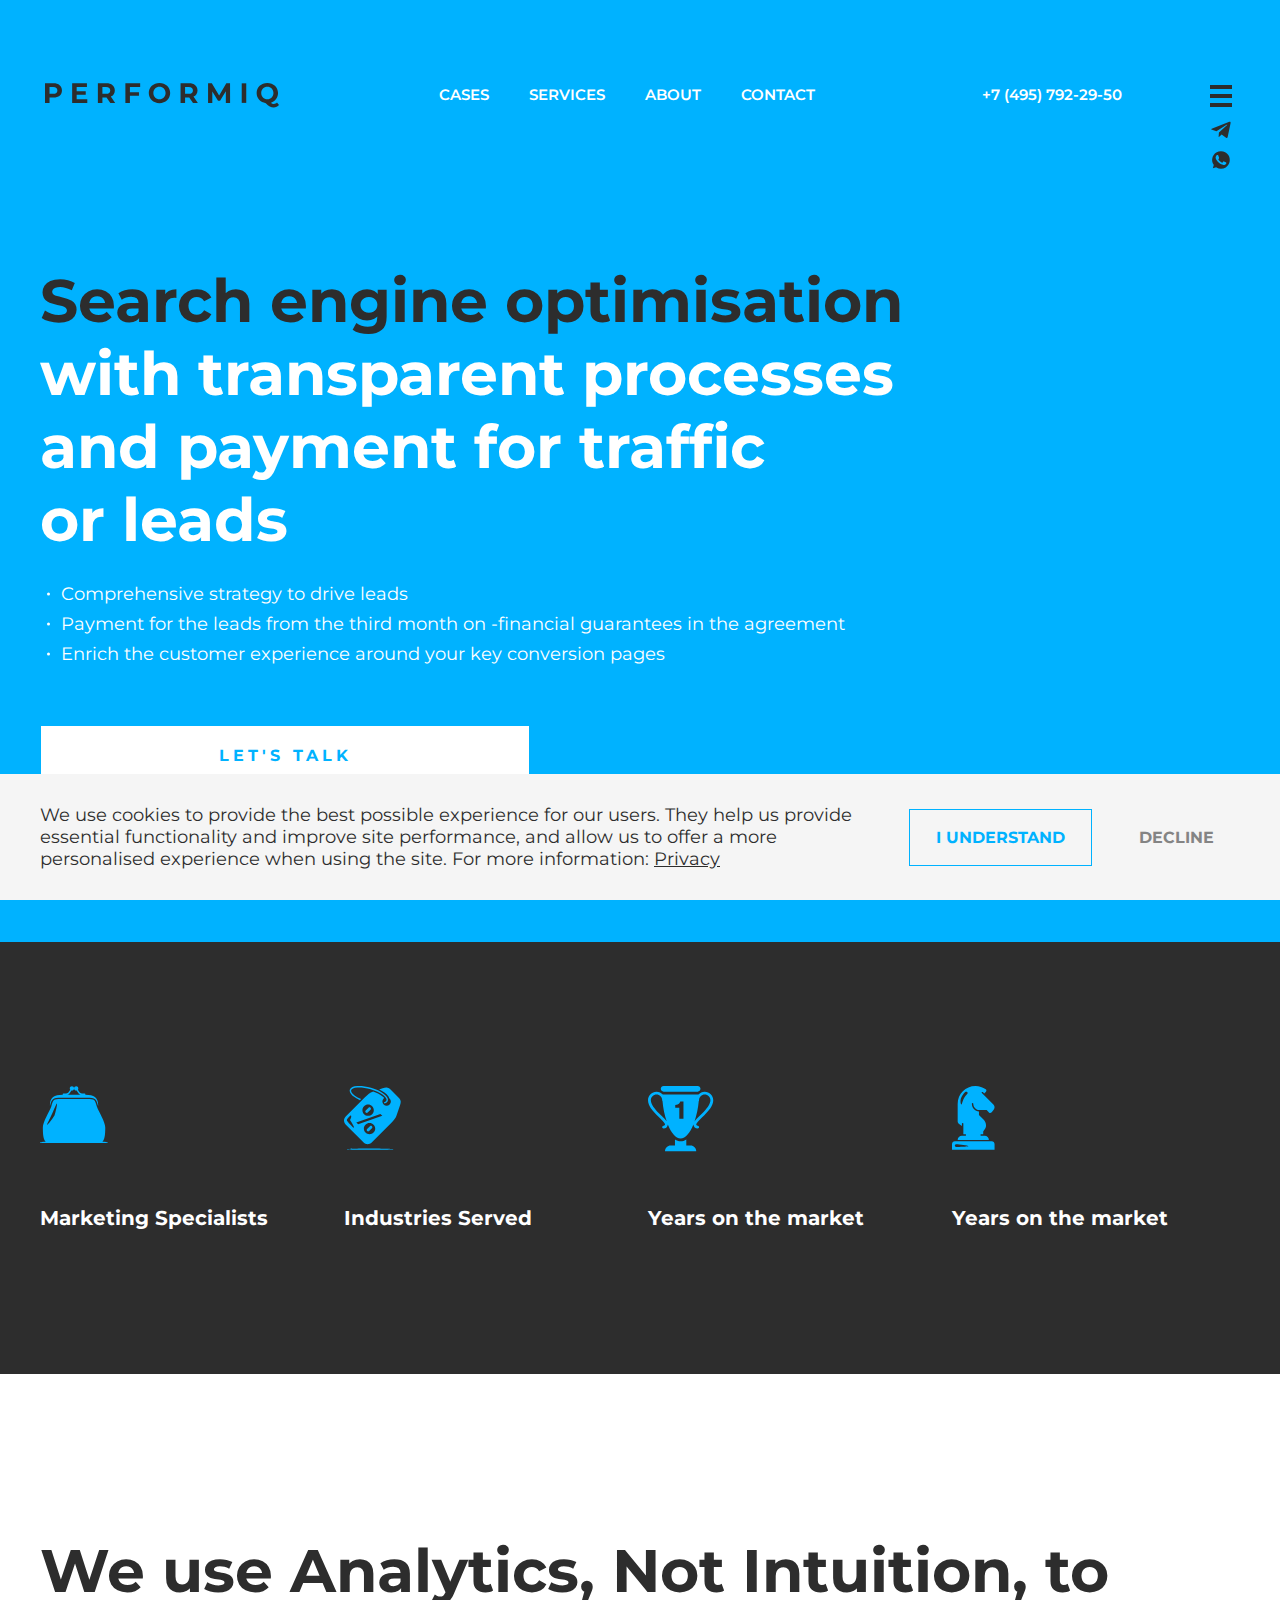
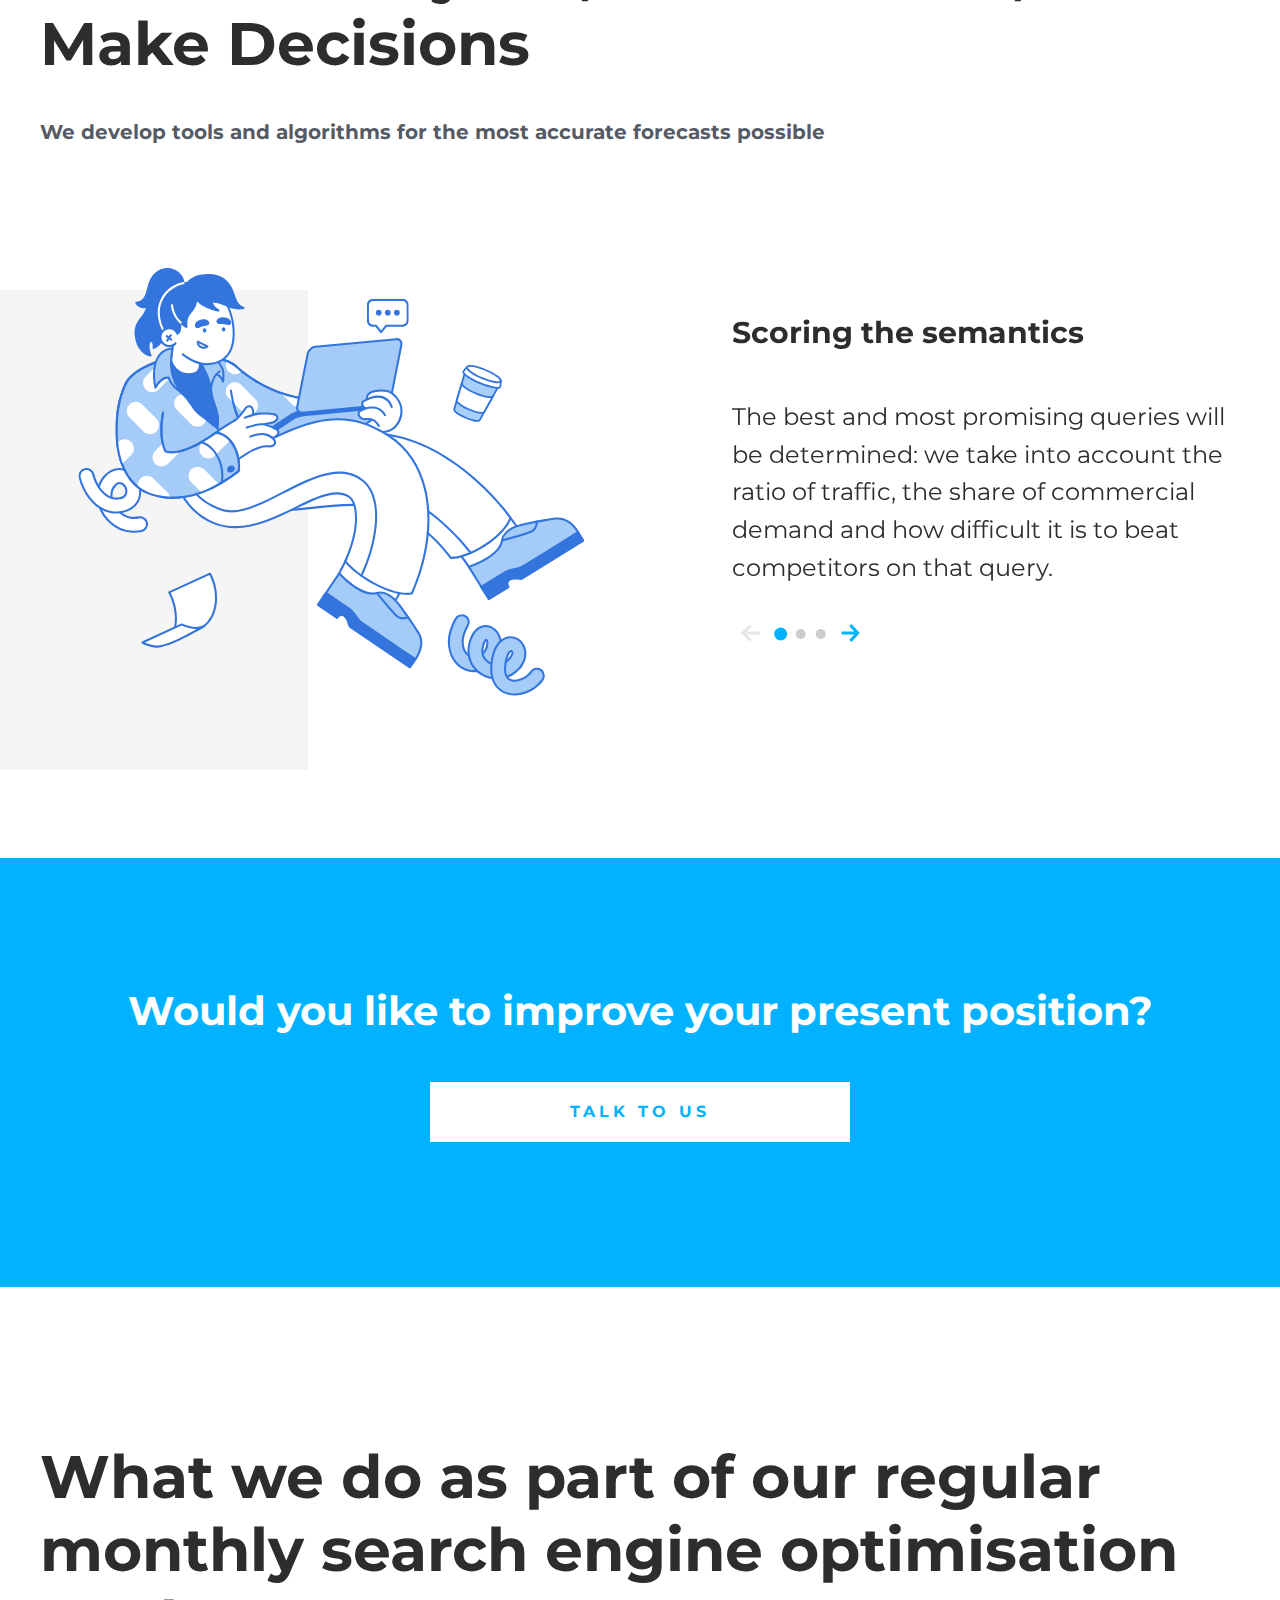
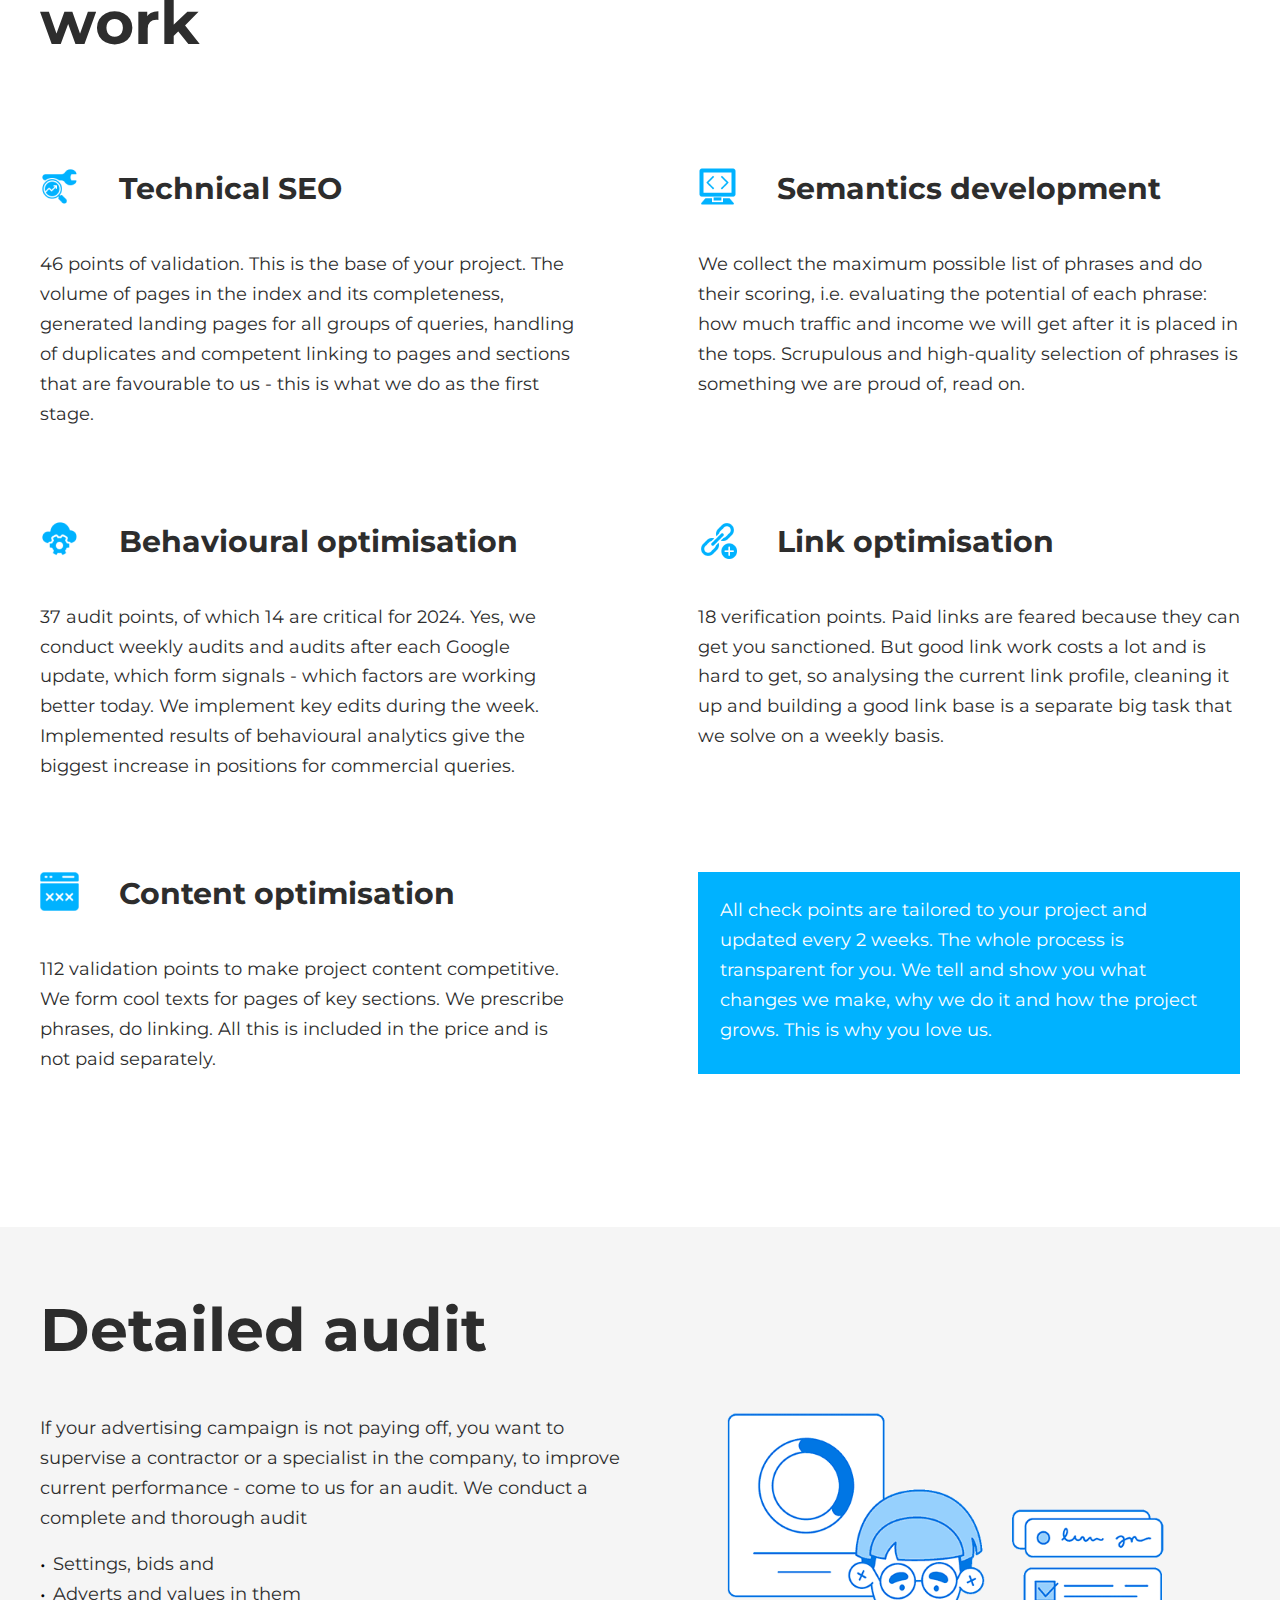
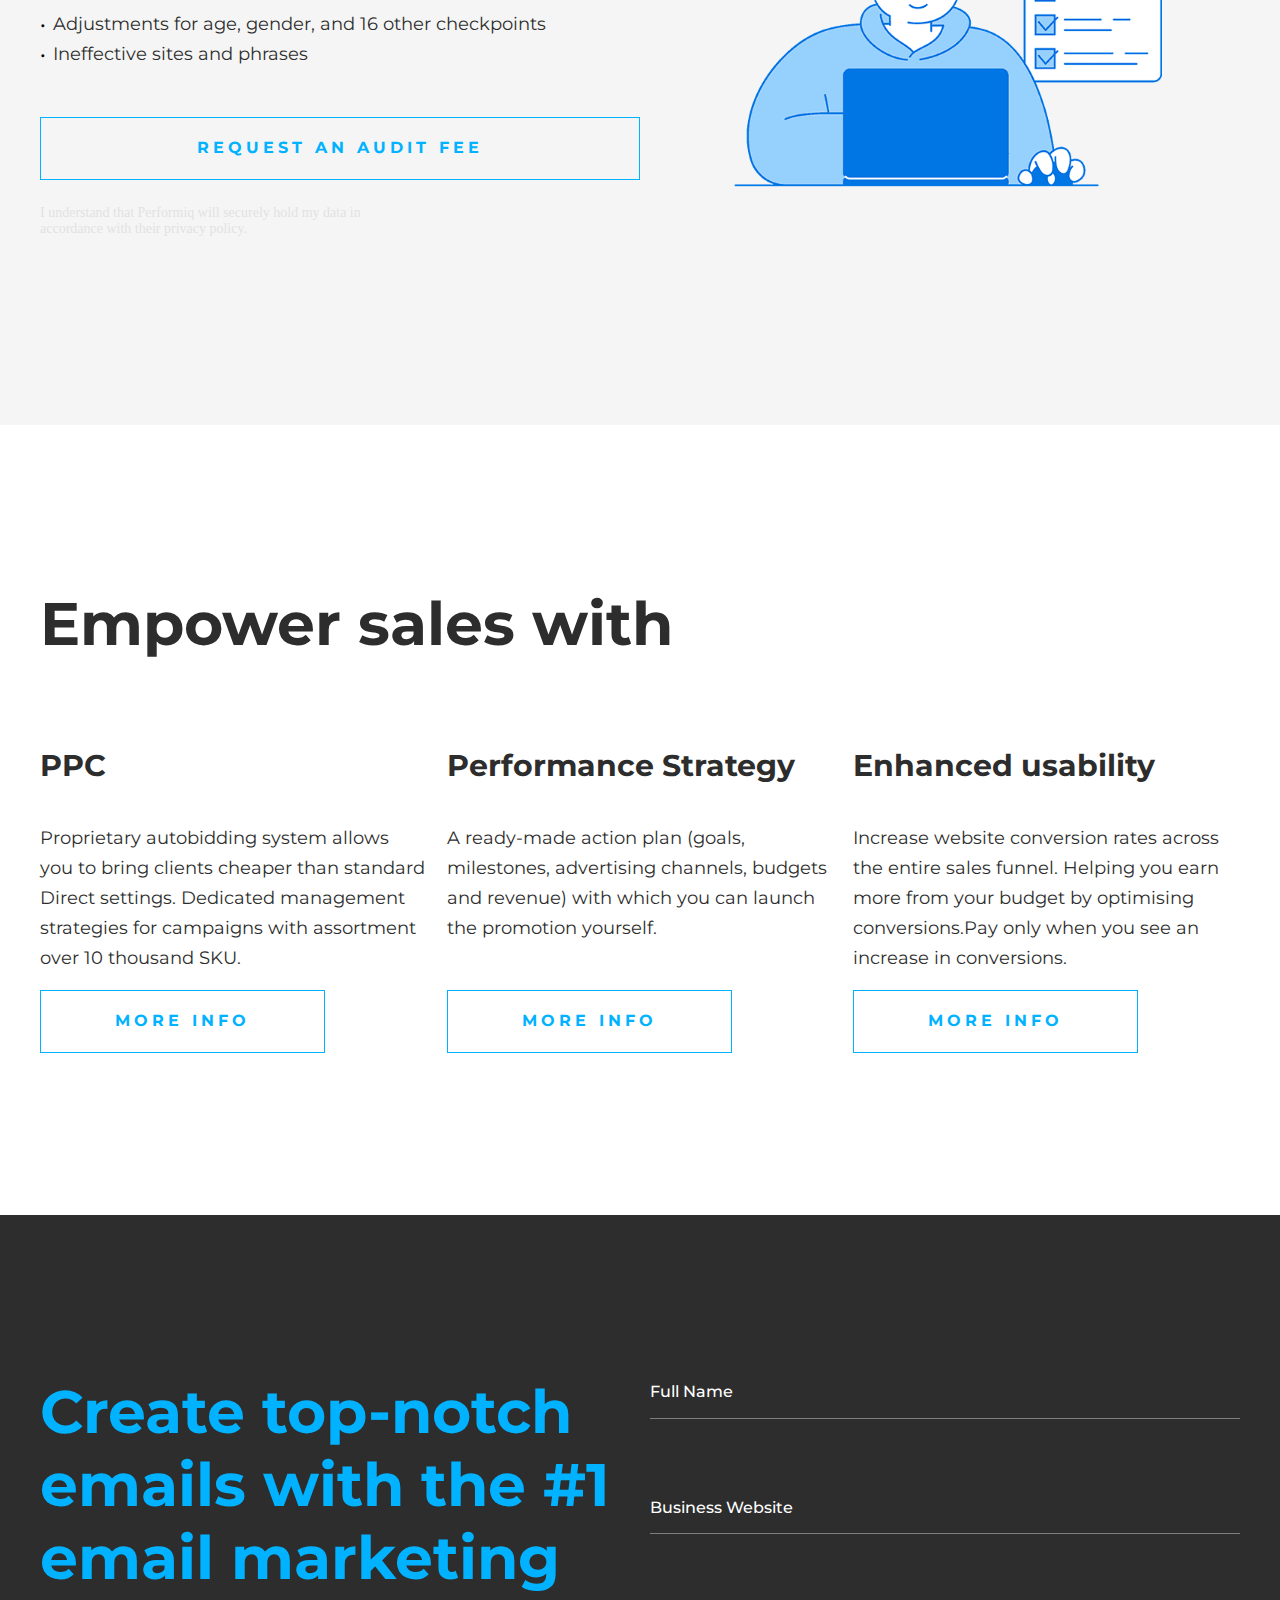
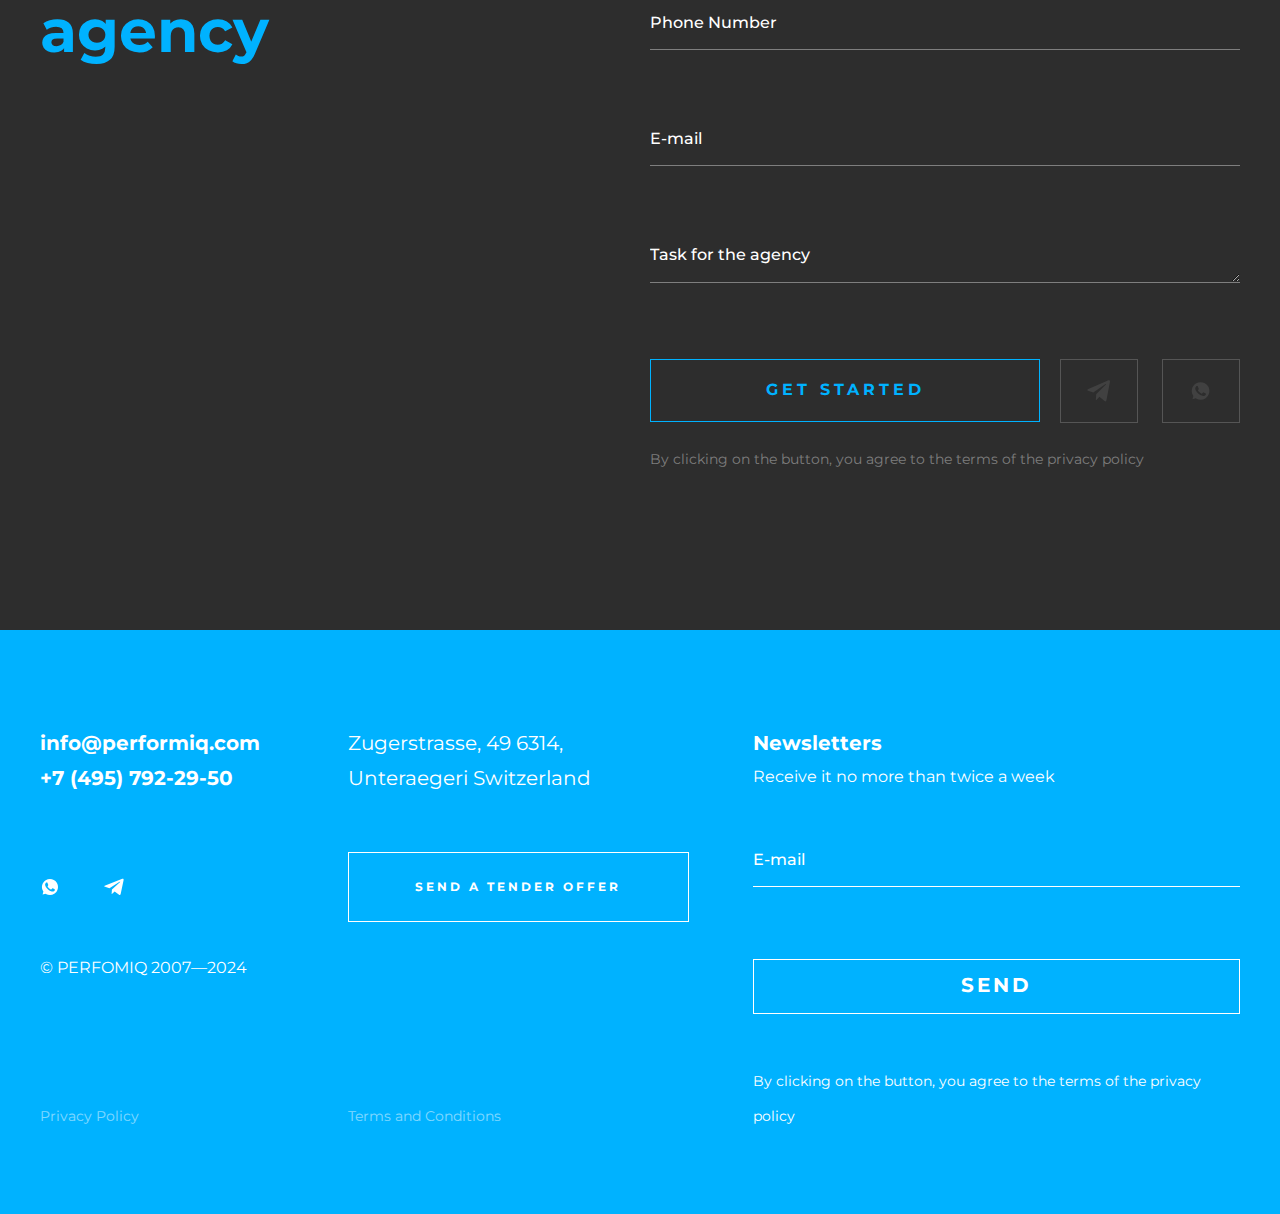
<file: search-engine.html>
<!DOCTYPE html>
<html lang="en">
	<head>
	<meta charset="UTF-8" />
	<meta name="viewport" content="width=device-width, initial-scale=1.0" />
	<meta name="description" content="We work with multiple channels to help improve your website's performance, increase brand awareness, and optimize conversions." />
	<meta name="keywords" content="SEO, email marketing, usability, website optimization, conversion rate optimization" />
	<meta name="author" content="Performiq" />
	<link rel="icon" type="image/svg+xml" href="img/logo-desktop.svg" />

	<link rel="preconnect" href="https://fonts.googleapis.com" />
	<link rel="preconnect" href="https://fonts.gstatic.com" crossorigin />
	<link href="https://fonts.googleapis.com/css2?family=Montserrat:wght@100..900&display=swap" rel="stylesheet" media="print" onload="this.media='all'" />

	<link rel="preload" href="https://cdn.jsdelivr.net/npm/swiper@11/swiper-bundle.min.css" as="style" onload="this.rel='stylesheet'" />
	<noscript>
		<link href="https://fonts.googleapis.com/css2?family=Montserrat:wght@100..900&display=swap" rel="stylesheet" />
		<link rel="stylesheet" href="https://cdn.jsdelivr.net/npm/swiper@11/swiper-bundle.min.css" />
	</noscript>
	<link rel="stylesheet" href="./styles/style.css" />
	<title>PERFORMIQ | Search Engine Optimisation</title>
</head>

	<body>
		<div class="menu" id="menu">
			<div class="menu__container">
				<div class="menu__top">
					<a href="#" class="menu__logo logo">
						<img src="img/logo-desktop.svg" alt="logo" />
					</a>
					<div class="menu__close">&times;</div>
				</div>
				<ul class="menu__list">
					<li class="menu__item">
						<a href="#" class="menu__link">SEO</a>
					</li>
					<li class="menu__item">
						<a href="#" class="menu__link">Email-marketing</a>
					</li>
					<li class="menu__item">
						<a href="#" class="menu__link">Programmatic</a>
					</li>
					<li class="menu__item">
						<a href="#" class="menu__link">Conversion Optimisation</a>
					</li>
					<li class="menu__item">
						<a href="#" class="menu__link">Social Media Ads</a>
					</li>
					<li class="menu__item">
						<a href="#" class="menu__link">Google Ads</a>
					</li>
				</ul>
				<div class="menu__bottom">
					<div class="menu__info">
						<address class="menu__address">Zugerstrasse, 49 6314,<br />Unteraegeri Switzerland</address>
						<div class="menu__number">+7 (495) 792-29-508</div>
						<div class="menu__email">info@performiq.com</div>
					</div>
					<div class="menu__socials">
						<a aria-label="link to whatsapp" href="#" class="menu__socials-link">
							<img loading="lazy" src="img/icons/whatsapp-icon_dark.svg" alt="whatsapp icon" />
						</a>
						<a aria-label="link to telegram" href="#" class="menu__socials-link">
							<img loading="lazy" src="img/icons/telegram-icon_dark.svg" alt="telegram icon" />
						</a>
					</div>
				</div>
			</div>
		</div>
		<header class="header">
			<div class="header__container">
				<a href="#" class="logo">
					<img src="img/logo-desktop.svg" alt="logo" />
				</a>
				<nav class="nav-header">
					<ul class="nav-header__list">
						<li class="nav-header__item">
							<a href="#" class="nav-header__link">cases</a>
						</li>
						<li class="nav-header__item">
							<a href="#" class="nav-header__link">Services</a>
						</li>
						<li class="nav-header__item">
							<a href="#" class="nav-header__link">ABOUT</a>
						</li>
						<li class="nav-header__item">
							<a href="#" class="nav-header__link">Contact</a>
						</li>
					</ul>
				</nav>
				<div class="nav-header__right">
					<a href="tel:+74957922950" class="nav-header__phone-number">+7 (495) 792-29-50</a>
					<div class="nav-header__menu">
						<div class="burger">
							<span></span>
							<span></span>
							<span></span>
						</div>
						<div class="nav-header__socials">
							<a aria-label="telegram" href="#" class="nav-header__telegram">
								<img src="img/icons/telegram-icon_dark.svg" alt="whatsapp icon" />
								<img loading="lazy" class="nav-header__telegram_hover" src="img/icons/telegram-icon_light.svg" alt="whatsapp icon" />
							</a>
							<a aria-label="whatsapp" href="#" class="nav-header__whatsapp">
								<img src="img/icons/whatsapp-icon_dark.svg" alt="whatsapp icon" />
								<img loading="lazy" class="nav-header__whatsapp_hover" src="img/icons/whatsapp-icon_light.svg" alt="whatsapp icon" />
							</a>
						</div>
					</div>
				</div>
			</div>
			<div class="header__progress-bar progress-bar">
				<div class="progress-bar__line"><span></span></div>
				<div class="progress-bar__container">
					<div class="progress-bar__menu">
						<ul class="progress-bar__list">
							<li class="progress-bar__item">
								<a href="#saas" class="progress-bar__link">SAAS</a>
							</li>
							<li class="progress-bar__item">
								<a href="#services" class="progress-bar__link">SERVICES</a>
							</li>
							<li class="progress-bar__item">
								<a href="#audit" class="progress-bar__link">AUDIT</a>
							</li>
							<li class="progress-bar__item">
								<a href="#channels" class="progress-bar__link">EMPOWER</a>
							</li>
							<li class="progress-bar__item">
								<a href="#callback" class="progress-bar__link">CALLBACK</a>
							</li>
						</ul>
					</div>
				</div>
			</div>
		</header>

		<main class="main">
			<section class="hero">
				<div class="hero__container">
					<div class="hero__main">
						<h1 class="title-1 hero__title">
							Search engine optimisation
							<span>with transparent processes and payment for traffic<br />or leads</span>
						</h1>
						<ul class="hero__list">
							<li class="hero__list-item">Comprehensive strategy to drive leads</li>
							<li class="hero__list-item">Payment for the leads from the third month on -financial guarantees in the agreement</li>
							<li class="hero__list-item">Enrich the customer experience around your key conversion pages</li>
						</ul>
						<button class="button hero__button">Let's talk</button>
					</div>
				</div>
			</section>
			<section id="achievements" class="stats" aria-labelledby="stats-title">
	<h2 id="stats-title" class="visually-hidden">Our Achievements</h2>
	<div class="stats__container">
		<ul class="stats__list">
			<li class="stats__item">
				<div class="stats__icon">
					<img src="img/pages/search-engine/achievements/wallet-leads.svg" alt="wallet icon" />
				</div>
				<p class="title-4 stats__description">Marketing Specialists</p>
			</li>
			<li class="stats__item">
				<div class="stats__icon">
					<img src="img/pages/search-engine/achievements/discount-traffic.svg" alt="discount icon" />
				</div>
				<p class="title-4 stats__description">Industries Served</p>
			</li>
			<li class="stats__item">
				<div class="stats__icon">
					<img src="img/pages/search-engine/achievements/trophy-top.svg" alt="wallet icon" />
				</div>
				<p class="title-4 stats__description">Years on the market</p>
			</li>
			<li class="stats__item">
				<div class="stats__icon">
					<img src="img/pages/search-engine/achievements/knight-seo.svg" alt="knight icon" />
				</div>
				<p class="title-4 stats__description">Years on the market</p>
			</li>
		</ul>
	</div>
</section>

			<section id="saas" class="saas">
				<div class="saas__container">
					<h2 class="title-2 saas__title">We use Analytics, Not Intuition, to Make Decisions</h2>
					<p class="saas__subtitle">We develop tools and algorithms for the most accurate forecasts possible</p>
				</div>
				<div class="saas__main">
					<div class="saas__container">
						<div class="saas__slider slider-saas swiper">
							<div class="slider-saas__wrapper swiper-wrapper">
								<article class="slider-saas__slide swiper-slide">
									<div class="slider-saas__img slider-saas__img_sm">
										<picture>
											<img src="img/pages/search-engine/saas/sky-office-worker-slide-1.svg" alt="sky office worker" />
										</picture>
									</div>

									<div class="slider-saas__content">
										<h3 class="slider-saas__title">Scoring the semantics</h3>
										<p class="slider-saas__text">The best and most promising queries will be determined: we take into account the ratio of traffic, the share of commercial demand and how difficult it is to beat competitors on that query.</p>
										<div class="slider-navigation slider-saas__navigation">
											<button class="slider-navigation__arrow slider-navigation__arrow-prev slider-saas__arrow slider-saas__arrow_prev">
												<svg xmlns="http://www.w3.org/2000/svg" width="24" height="24" viewBox="0 0 24 24">
													<path fill-rule="evenodd" clip-rule="evenodd" d="M8.12155 10.5001H21.0002V13.5001H8.12155L13.0609 18.4395L10.9396 20.5608L2.37891 12.0001L10.9396 3.43945L13.0609 5.56077L8.12155 10.5001Z" />
												</svg>
											</button>
											<div class="slider-navigation__bullets slider-saas__bullets"></div>
											<button class="slider-navigation__arrow slider-navigation__arrow-next slider-saas__arrow slider-saas__arrow_next">
												<svg xmlns="http://www.w3.org/2000/svg" width="24" height="24" viewBox="0 0 24 24">
													<path fill-rule="evenodd" clip-rule="evenodd" d="M15.4775 13.5568H2.92383V10.4428H15.4775L10.6628 5.31571L12.7306 3.11377L21.0752 11.9998L12.7306 20.8858L10.6628 18.6838L15.4775 13.5568Z" />
												</svg>
											</button>
										</div>
									</div>
								</article>
								<article class="slider-saas__slide swiper-slide">
									<div class="slider-saas__img slider-saas__img_sm">
										<picture>
											<img loading="lazy" src="img/pages/search-engine/saas/sky-young-vr-slide-2.svg" alt="sky young vr" />
										</picture>
									</div>

									<div class="slider-saas__content">
										<h3 class="slider-saas__title">Demand Management</h3>
										<p class="slider-saas__text">Let's define priority categories taking into account the seasonality of searches: which queries are more profitable to promote in order to achieve the planned seasonal result.</p>
										<div class="slider-navigation slider-saas__navigation">
											<button class="slider-navigation__arrow slider-navigation__arrow-prev slider-saas__arrow slider-saas__arrow_prev">
												<svg xmlns="http://www.w3.org/2000/svg" width="24" height="24" viewBox="0 0 24 24">
													<path fill-rule="evenodd" clip-rule="evenodd" d="M8.12155 10.5001H21.0002V13.5001H8.12155L13.0609 18.4395L10.9396 20.5608L2.37891 12.0001L10.9396 3.43945L13.0609 5.56077L8.12155 10.5001Z" />
												</svg>
											</button>
											<div class="slider-navigation__bullets slider-saas__bullets"></div>
											<button class="slider-navigation__arrow slider-navigation__arrow-next slider-saas__arrow slider-saas__arrow_next">
												<svg xmlns="http://www.w3.org/2000/svg" width="24" height="24" viewBox="0 0 24 24">
													<path fill-rule="evenodd" clip-rule="evenodd" d="M15.4775 13.5568H2.92383V10.4428H15.4775L10.6628 5.31571L12.7306 3.11377L21.0752 11.9998L12.7306 20.8858L10.6628 18.6838L15.4775 13.5568Z" />
												</svg>
											</button>
										</div>
									</div>
								</article>
								<article class="slider-saas__slide swiper-slide">
									<div class="slider-saas__img slider-saas__img_sm">
										<picture>
											<img loading="lazy" src="img/pages/search-engine/saas/sky-woman-asking-slide-3.svg" alt="sky woman asking" />
										</picture>
									</div>

									<div class="slider-saas__content">
										<h3 class="slider-saas__title">Traffic Forecasting</h3>
										<p class="slider-saas__text">We'll estimate how much traffic each category and each individual query will generate as a result of the optimisation.</p>
										<div class="slider-navigation slider-saas__navigation">
											<button class="slider-navigation__arrow slider-navigation__arrow-prev slider-saas__arrow slider-saas__arrow_prev">
												<svg xmlns="http://www.w3.org/2000/svg" width="24" height="24" viewBox="0 0 24 24">
													<path fill-rule="evenodd" clip-rule="evenodd" d="M8.12155 10.5001H21.0002V13.5001H8.12155L13.0609 18.4395L10.9396 20.5608L2.37891 12.0001L10.9396 3.43945L13.0609 5.56077L8.12155 10.5001Z" />
												</svg>
											</button>
											<div class="slider-navigation__bullets slider-saas__bullets"></div>
											<button class="slider-navigation__arrow slider-navigation__arrow-next slider-saas__arrow slider-saas__arrow_next">
												<svg xmlns="http://www.w3.org/2000/svg" width="24" height="24" viewBox="0 0 24 24">
													<path fill-rule="evenodd" clip-rule="evenodd" d="M15.4775 13.5568H2.92383V10.4428H15.4775L10.6628 5.31571L12.7306 3.11377L21.0752 11.9998L12.7306 20.8858L10.6628 18.6838L15.4775 13.5568Z" />
												</svg>
											</button>
										</div>
									</div>
								</article>
							</div>
						</div>
					</div>

					<div class="saas__decoration saas__decoration_sm"></div>
				</div>
			</section>
			<section class="discuss">
				<div class="discuss__container">
					<h2 class="discuss__title">Would you like to improve your present position?</h2>
					<a href="#" class="button discuss__button">TALK TO US</a>
				</div>
			</section>

			<section id="services" class="services">
				<div class="services__container">
					<h2 class="title-2 services__title">What we do as part of our regular monthly search engine optimisation work</h2>
					<div class="services__flex">
						<article class="services__item item-services">
							<div class="item-services__top">
								<div class="item-services__icon">
									<img src="./img/icons/technical-seo-icon.png" alt="technical-seo icon" />
								</div>
								<div class="title-3 item-services__title">Technical SEO</div>
							</div>
							<p class="item-services__text">46 points of validation. This is the base of your project. The volume of pages in the index and its completeness, generated landing pages for all groups of queries, handling of duplicates and competent linking to pages and sections that are favourable to us - this is what we do as the first stage.</p>
						</article>
						<article class="services__item item-services">
							<div class="item-services__top">
								<div class="item-services__icon">
									<div class="item-services__icon">
										<img src="./img/icons/semantics-icon.png" alt="semantics icon icon" />
									</div>
								</div>
								<div class="title-3 item-services__title">Semantics development</div>
							</div>
							<p class="item-services__text">We collect the maximum possible list of phrases and do their scoring, i.e. evaluating the potential of each phrase: how much traffic and income we will get after it is placed in the tops. Scrupulous and high-quality selection of phrases is something we are proud of, read on.</p>
						</article>
						<article class="services__item item-services">
							<div class="item-services__top">
								<div class="item-services__icon">
									<img src="./img/icons/behavioural-icon.png" alt="behavioural icon" />
								</div>
								<div class="title-3 item-services__title">Behavioural optimisation</div>
							</div>
							<p class="item-services__text">37 audit points, of which 14 are critical for 2024. Yes, we conduct weekly audits and audits after each Google update, which form signals - which factors are working better today. We implement key edits during the week. Implemented results of behavioural analytics give the biggest increase in positions for commercial queries.</p>
						</article>
						<article class="services__item item-services">
							<div class="item-services__top">
								<div class="item-services__icon">
									<img src="./img/icons/link-icon.png" alt="link icon" />
								</div>
								<div class="title-3 item-services__title">Link optimisation</div>
							</div>
							<p class="item-services__text">18 verification points. Paid links are feared because they can get you sanctioned. But good link work costs a lot and is hard to get, so analysing the current link profile, cleaning it up and building a good link base is a separate big task that we solve on a weekly basis.</p>
						</article>
						<article class="services__item item-services">
							<div class="item-services__top">
								<div class="item-services__icon">
									<img src="./img/icons/content-icon.png" alt="content icon" />
								</div>
								<div class="title-3 item-services__title">Content optimisation</div>
							</div>
							<p class="item-services__text">112 validation points to make project content competitive. We form cool texts for pages of key sections. We prescribe phrases, do linking. All this is included in the price and is not paid separately.</p>
						</article>
						<article class="services__item item-services item-services_blue">
							<p class="item-services__text">All check points are tailored to your project and updated every 2 weeks. The whole process is transparent for you. We tell and show you what changes we make, why we do it and how the project grows. This is why you love us.</p>
						</article>
					</div>
				</div>
			</section>
			<section id="audit" class="audit">
	<div class="audit__container">
		<div class="audit__content">
			<h2 class="title-2 audit__title">Detailed audit</h2>
			<p class="audit__text">
				If your advertising campaign is not paying off, you want to supervise a
				contractor or a specialist in the company, to improve current
				performance - come to us for an audit. We conduct a complete and
				thorough audit
			</p>
			<ul class="audit__list">
				<li class="audit__list-item">Settings, bids and</li>
				<li class="audit__list-item">Adverts and values in them</li>
				<li class="audit__list-item">
					Adjustments for age, gender, and 16 other checkpoints
				</li>
				<li class="audit__list-item">Ineffective sites and phrases</li>
			</ul>
			<a
				href="#"
				class="button audit__button"
				role="button"
				aria-label="Request an audit fee"
				>Request an audit fee</a
			>
			<p class="audit__policy">
				I understand that Performiq will securely hold my data in accordance
				with their privacy policy.
			</p>
		</div>
		<div class="audit__img">
			<picture>
				<source srcset="img/pages/main/audit/audit-image-800.webp" type="image/webp" />
				<img src="img/pages/main/audit/audit-image-800.gif" alt="audit" />
			</picture>
		</div>
	</div>
</section>

			<section id="channels" class="channels">
				<div class="channels__container">
					<h2 class="title-2 channels__title">Empower sales with</h2>
					<div class="channels__flex">
						<div class="channels__item item-channels">
							<h3 class="title-3 item-channels__title">PPC</h3>
							<p class="item-channels__text">Proprietary autobidding system allows you to bring clients cheaper than standard Direct settings. Dedicated management strategies for campaigns with assortment over 10 thousand SKU.</p>
							<a href="#" class="button item-channels__button" aria-label="Learn more about improving usability">More info</a>
						</div>
						<div class="channels__item item-channels">
							<h3 class="title-3 item-channels__title">Performance Strategy</h3>
							<p class="item-channels__text">A ready-made action plan (goals, milestones, advertising channels, budgets and revenue) with which you can launch the promotion yourself.</p>
							<a href="#" class="button item-channels__button" aria-label="Learn more about improving usability">More info</a>
						</div>
						<div class="channels__item item-channels">
							<h3 class="title-3 item-channels__title">Enhanced usability</h3>
							<p class="item-channels__text">Increase website conversion rates across the entire sales funnel. Helping you earn more from your budget by optimising conversions.Pay only when you see an increase in conversions.</p>
							<a href="#" class="button item-channels__button" aria-label="Learn more about improving usability">More info</a>
						</div>
					</div>
				</div>
			</section>
			<section id="callback" class="contact">
	<div class="contact__container">
		<h2 class="title-2 contact__title">Create top-notch emails with the #1 email marketing agency</h2>
		<form class="form contact__form" action="#" method="POST">
			<div class="input__wrapper">
				<input class="input form__input" type="text" id="input-name" name="name" placeholder="Full Name" />
				<label for="input-name"></label>
			</div>

			<div class="input__wrapper">
				<input class="input form__input" type="text" id="input-website" name="website" placeholder="Business Website" />
				<label for="input-website"></label>
			</div>

			<div class="input__wrapper">
				<input class="input form__input" type="text" id="input-number" name="number" placeholder="Phone Number" />
				<label for="input-number"></label>
			</div>

			<div class="input__wrapper">
				<input class="input form__input" type="email" id="input-email" name="email" placeholder="E-mail" />
				<label for="input-email"></label>
			</div>

			<div class="input__wrapper">
				<textarea class="input form__input" type="text" id="input-task" name="task" placeholder="Task for the agency"></textarea>
				<label for="input-task"></label>
			</div>
			<button type="submit" class="button form__button">Get Started</button>
			<div class="form__policy">By clicking on the button, you agree to the terms of the privacy policy</div>
			<div class="form__messagers">Or write to us in messengers</div>
			<div class="form__socials">
				<a href="#" aria-label="telegram link" class="form__telegram">
					<svg xmlns="http://www.w3.org/2000/svg" width="28" height="26" viewBox="0 0 28 26" fill="#7E7E7E">
						<path opacity="0.5" d="M27.3532 2.47247L23.3108 23.7501C23.0056 25.2516 22.2105 25.6253 21.0806 24.9184L14.9208 19.8523L11.9491 23.0432C11.6199 23.4105 11.3453 23.717 10.711 23.717L11.154 16.716L22.5693 5.20305C23.0659 4.70969 22.4612 4.43524 21.7982 4.92967L7.68566 14.8482L1.61011 12.7253C0.288797 12.265 0.264877 11.2505 1.88566 10.5425L25.6492 0.323875C26.7495 -0.136385 27.712 0.597254 27.3532 2.47353V2.47247Z" />
					</svg>
				</a>
				<a aria-label="whatsapp link" href="#" class="form__whatsapp">
					<svg xmlns="http://www.w3.org/2000/svg" width="29" height="29" viewBox="0 0 29 29" fill="#7E7E7E">
						<g opacity="0.5">
							<path d="M24.36 8.26497C20.88 2.89997 13.775 1.30497 8.26505 4.63997C2.90005 7.97497 1.16005 15.225 4.64005 20.59L4.93005 21.025L3.77005 25.375L8.12005 24.215L8.55505 24.505C10.44 25.52 12.47 26.1 14.5 26.1C16.675 26.1 18.85 25.52 20.735 24.36C26.1 20.88 27.695 13.775 24.36 8.26497ZM21.315 19.43C20.735 20.3 20.01 20.88 18.995 21.025C18.415 21.025 17.69 21.315 14.79 20.155C12.325 18.995 10.295 17.11 8.84505 14.935C7.97505 13.92 7.54005 12.615 7.39505 11.31C7.39505 10.15 7.83005 9.13497 8.55505 8.40997C8.84505 8.11997 9.13505 7.97497 9.42505 7.97497H10.15C10.44 7.97497 10.73 7.97497 10.875 8.55497C11.165 9.27997 11.89 11.02 11.89 11.165C12.035 11.31 12.035 11.6 11.89 11.745C12.035 12.035 11.89 12.325 11.745 12.47C11.6 12.615 11.455 12.905 11.31 13.05C11.02 13.195 10.875 13.485 11.02 13.775C11.6 14.645 12.325 15.515 13.05 16.24C13.92 16.965 14.79 17.545 15.805 17.98C16.095 18.125 16.385 18.125 16.53 17.835C16.675 17.545 17.4 16.82 17.69 16.53C17.98 16.24 18.125 16.24 18.415 16.385L20.735 17.545C21.025 17.69 21.315 17.835 21.46 17.98C21.605 18.415 21.605 18.995 21.315 19.43Z" />
						</g>
					</svg>
				</a>
			</div>
		</form>
	</div>
</section>

		</main>
		<footer class="footer">
	<div class="footer__container">
		<div class="footer__contacts">
			<div class="footer__email">info@performiq.com</div>
			<div class="footer__number">+7 (495) 792-29-50</div>
		</div>
		<address class="footer__address footer__address_1">
			<div class="footer__address-title">Zugerstrasse, 49 6314, <br />Unteraegeri Switzerland</div>
		</address>

		<a href="#" class="button footer__button">Send a tender offer</a>
		<div class="footer__socials">
			<a href="#" aria-label="link to whatsapp" class="footer__socials-link">
				<img src="img/icons/whatsapp-icon_light.svg" alt="whatsapp" />
			</a>
			<a aria-label="link to telegram" href="#" class="footer__socials-link">
				<img src="img/icons/telegram-icon_light.svg" alt="telegram" />
			</a>
		</div>
		<form action="#" method="POST" class="footer__newsletters newsletters">
			<div class="title-4 newsletters__title">Newsletters</div>
			<p class="newsletters__subtitle">Receive it no more than twice a week</p>
			<div class="newsletters__input">
				<input autocomplete="off" id="newsletters-email" type="email" name="newsletters-email" placeholder="E-mail" class="input" />
				<label for="newsletters-email"></label>
				<div class="newsletters__confirm confirm-newsletters">
					<div class="confirm-newsletters__text">Confirm your subscription in the email</div>
					<button type="button" class="confirm-newsletters__close"></button>
				</div>
			</div>
			<button type="submit" class="button newsletters__button">SEND</button>
			<div class="newsletters__policy">By clicking on the button, you agree to the terms of the privacy policy</div>
		</form>
		<div class="footer__company">© PERFOMIQ 2007—2024</div>
		<a href="#" class="footer__policy">Privacy Policy</a>
		<a href="#" class="footer__terms">Terms and Conditions</a>
	</div>
</footer>
 <article class="push">
	<div class="push__container">
		<p class="push__text">We use cookies to provide the best possible experience for our users. They help us provide essential functionality and improve site performance, and allow us to offer a more personalised experience when using the site. For more information: <a href="#" class="push__link-privacy">Privacy</a></p>
		<div class="push__buttons">
			<button class="push__understand">I understand</button>
			<button class="push__decline">Decline</button>
		</div>
	</div>
</article>


		<script src="https://cdn.jsdelivr.net/npm/swiper@11/swiper-bundle.min.js"></script>
		<script src="js/index.js"></script>
	</body>
</html>
</file>
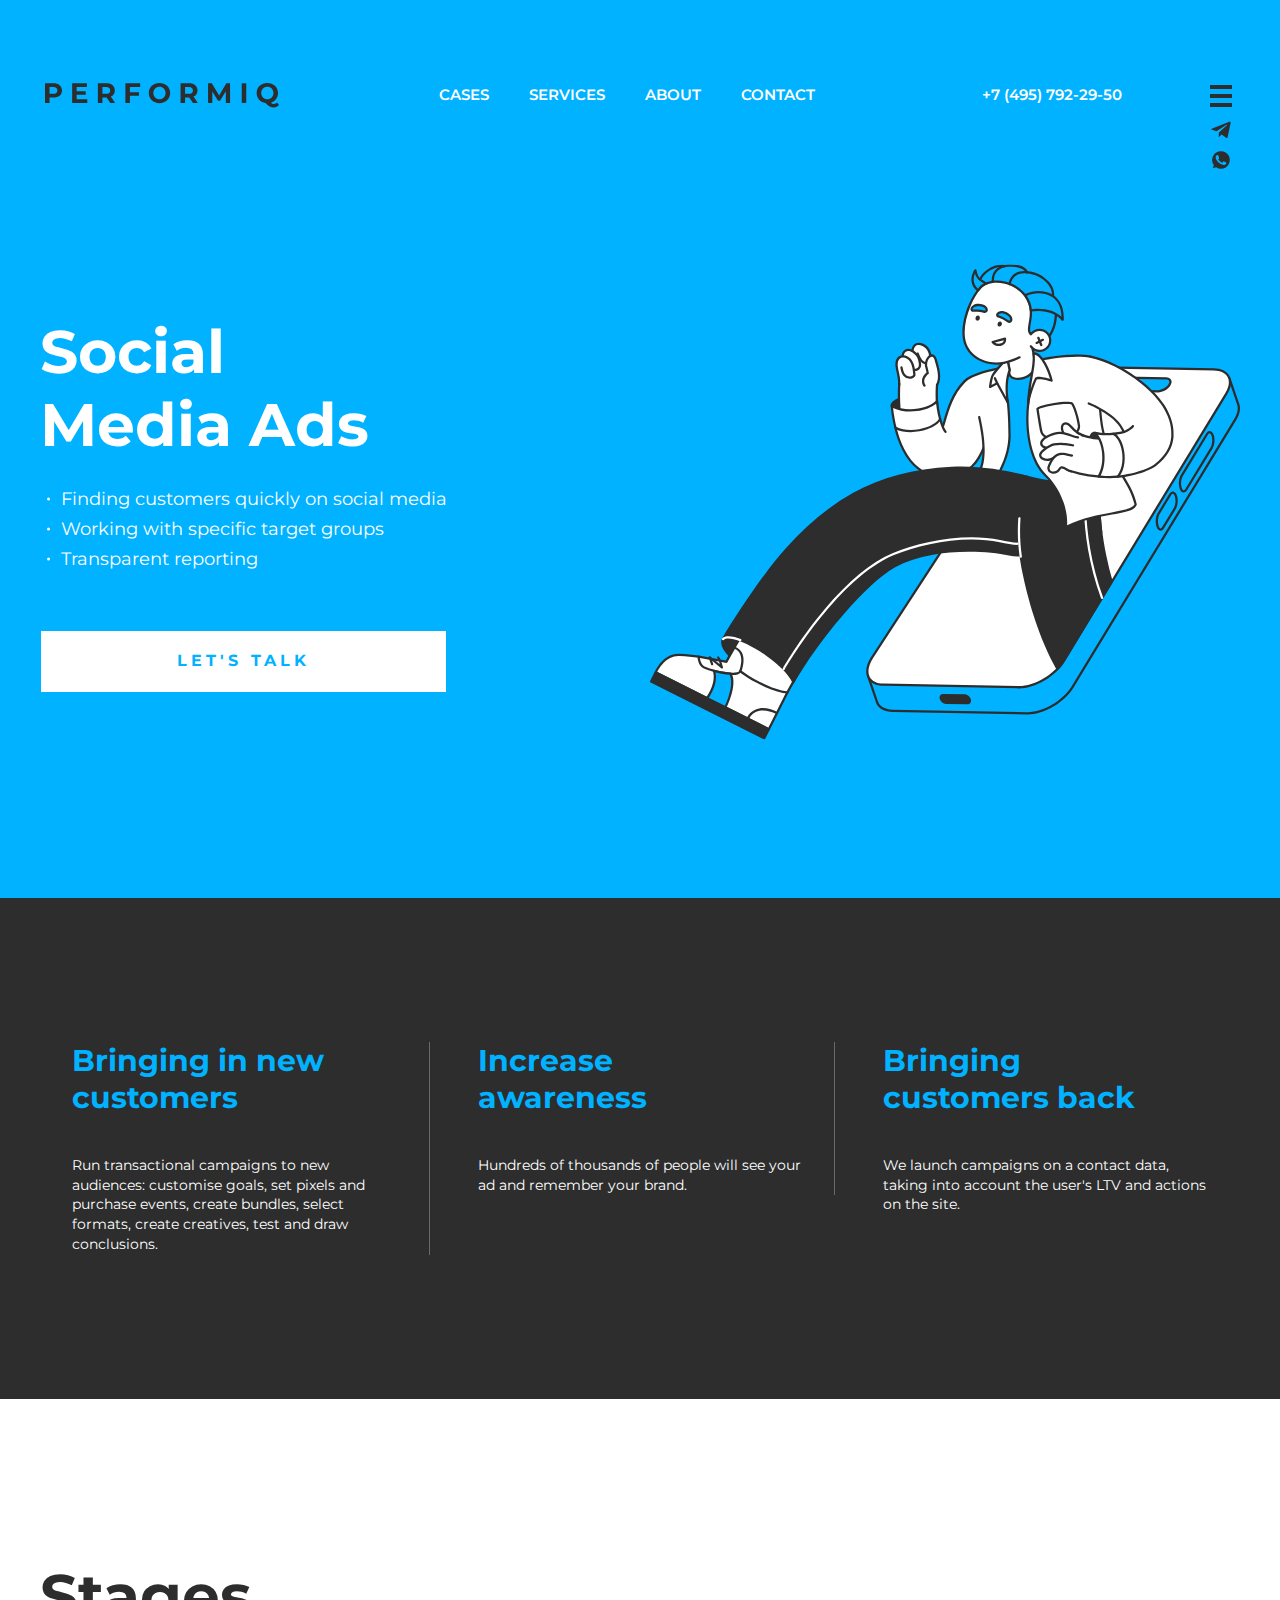
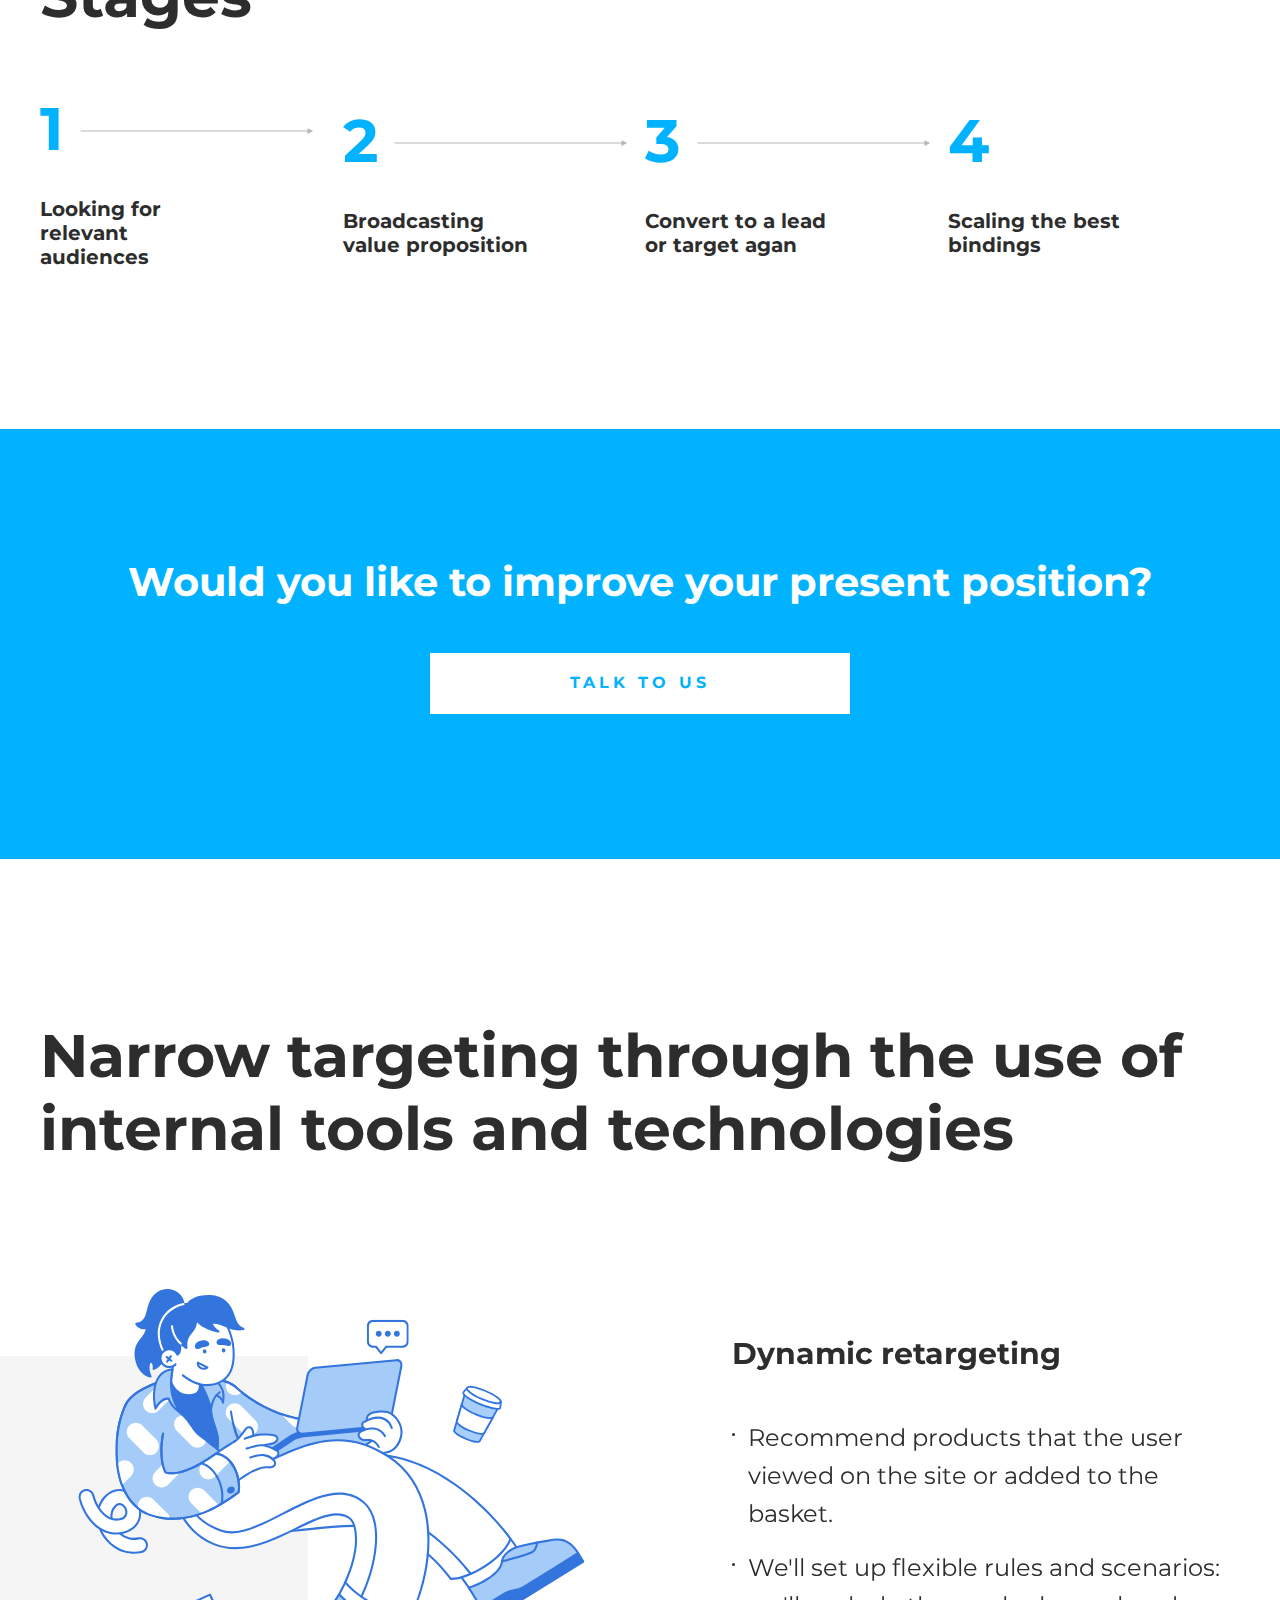
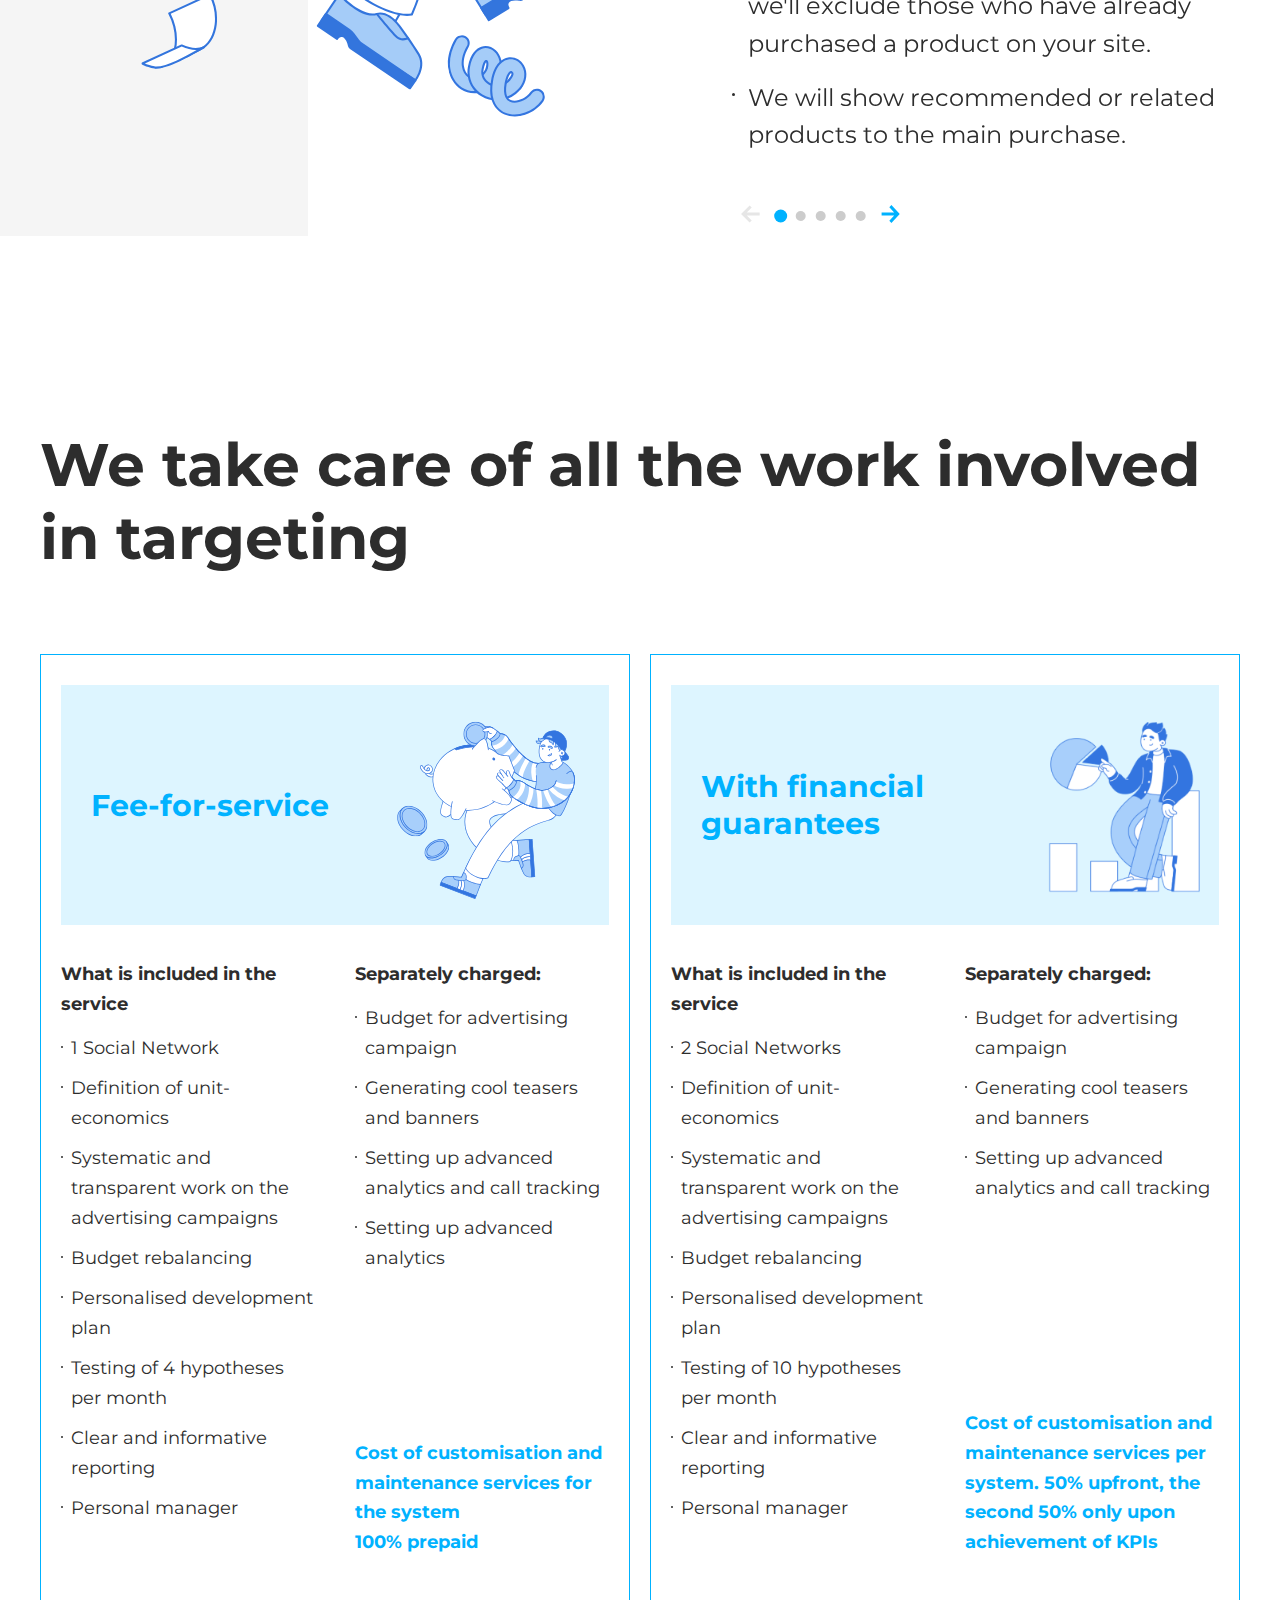
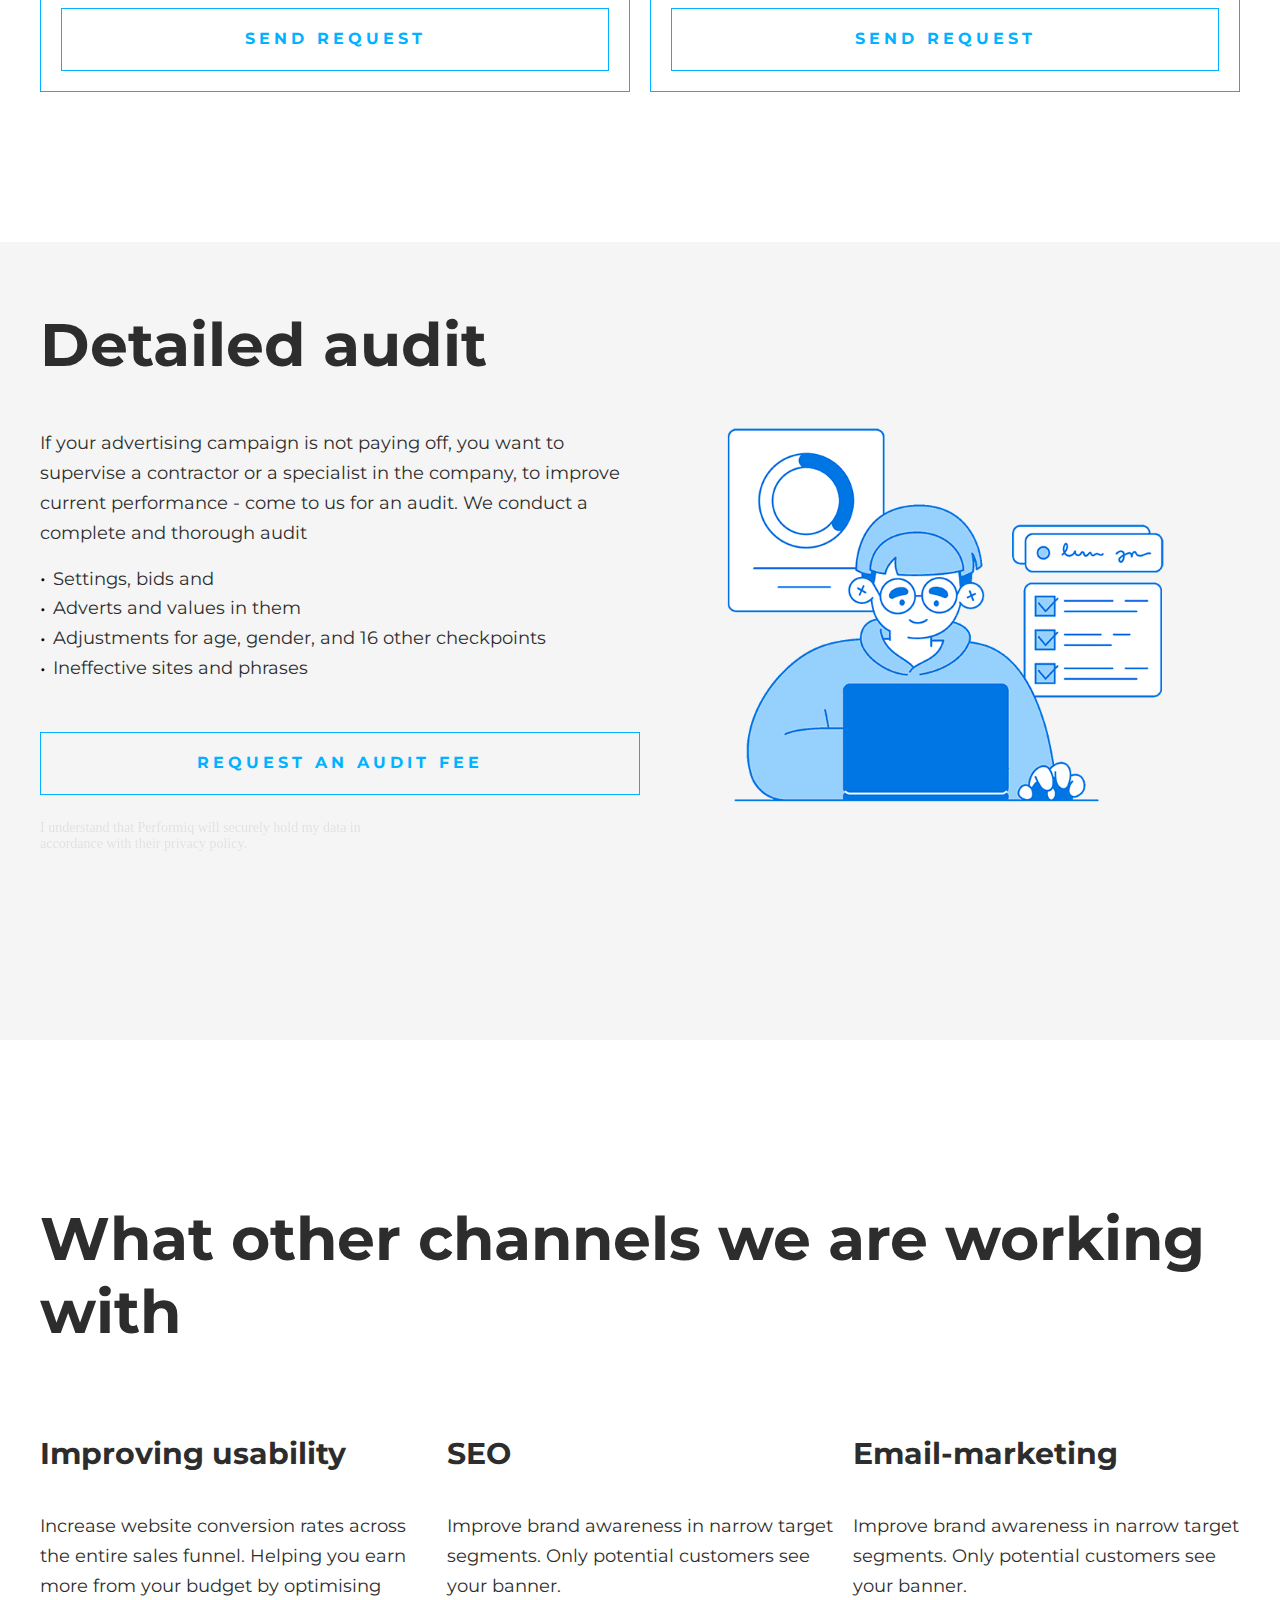
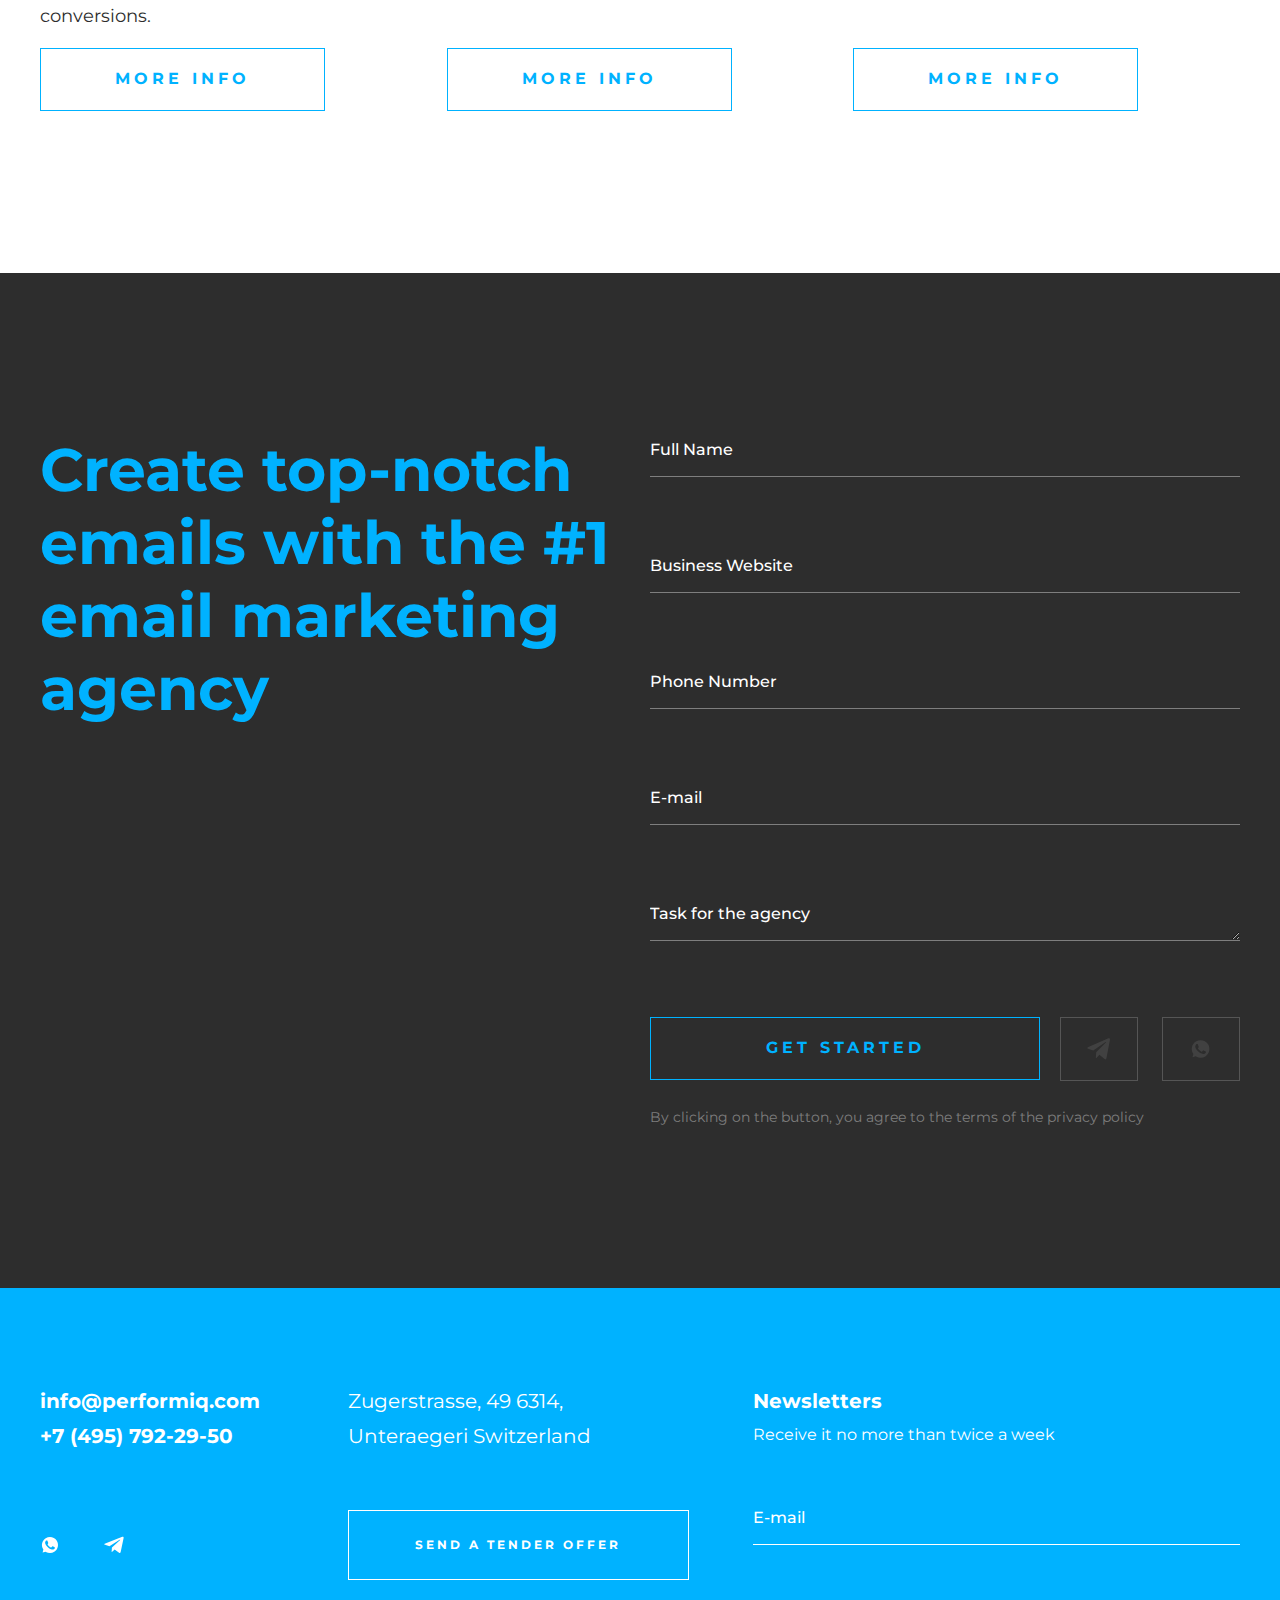
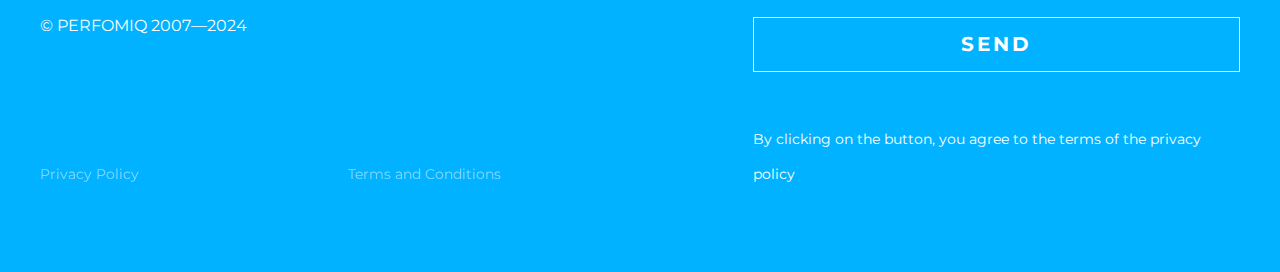
<file: social-media-ads.html>
<!DOCTYPE html>
<html lang="en">
	<head>
	<meta charset="UTF-8" />
	<meta name="viewport" content="width=device-width, initial-scale=1.0" />
	<meta name="description" content="We work with multiple channels to help improve your website's performance, increase brand awareness, and optimize conversions." />
	<meta name="keywords" content="SEO, email marketing, usability, website optimization, conversion rate optimization" />
	<meta name="author" content="Performiq" />
	<link rel="icon" type="image/svg+xml" href="img/logo-desktop.svg" />

	<link rel="preconnect" href="https://fonts.googleapis.com" />
	<link rel="preconnect" href="https://fonts.gstatic.com" crossorigin />
	<link href="https://fonts.googleapis.com/css2?family=Montserrat:wght@100..900&display=swap" rel="stylesheet" media="print" onload="this.media='all'" />

	<link rel="preload" href="https://cdn.jsdelivr.net/npm/swiper@11/swiper-bundle.min.css" as="style" onload="this.rel='stylesheet'" />
	<noscript>
		<link href="https://fonts.googleapis.com/css2?family=Montserrat:wght@100..900&display=swap" rel="stylesheet" />
		<link rel="stylesheet" href="https://cdn.jsdelivr.net/npm/swiper@11/swiper-bundle.min.css" />
	</noscript>
	<link rel="stylesheet" href="./styles/style.css" />
	<title>PERFORMIQ | Social Media ADS</title>
</head>

	<body>
		<div class="menu" id="menu">
			<div class="menu__container">
				<div class="menu__top">
					<a href="#" class="menu__logo logo">
						<img src="img/logo-desktop.svg" alt="logo" />
					</a>
					<div class="menu__close">&times;</div>
				</div>
				<ul class="menu__list">
					<li class="menu__item">
						<a href="#" class="menu__link">SEO</a>
					</li>
					<li class="menu__item">
						<a href="#" class="menu__link">Email-marketing</a>
					</li>
					<li class="menu__item">
						<a href="#" class="menu__link">Programmatic</a>
					</li>
					<li class="menu__item">
						<a href="#" class="menu__link">Conversion Optimisation</a>
					</li>
					<li class="menu__item">
						<a href="#" class="menu__link">Social Media Ads</a>
					</li>
					<li class="menu__item">
						<a href="#" class="menu__link">Google Ads</a>
					</li>
				</ul>
				<div class="menu__bottom">
					<div class="menu__info">
						<address class="menu__address">Zugerstrasse, 49 6314,<br />Unteraegeri Switzerland</address>
						<div class="menu__number">+7 (495) 792-29-508</div>
						<div class="menu__email">info@performiq.com</div>
					</div>
					<div class="menu__socials">
						<a aria-label="link to whatsapp" href="#" class="menu__socials-link">
							<img loading="lazy" src="img/icons/whatsapp-icon_dark.svg" alt="whatsapp icon" />
						</a>
						<a aria-label="link to telegram" href="#" class="menu__socials-link">
							<img loading="lazy" src="img/icons/telegram-icon_dark.svg" alt="telegram icon" />
						</a>
					</div>
				</div>
			</div>
		</div>
		<header class="header">
			<div class="header__container">
				<a href="#" class="logo">
					<img src="img/logo-desktop.svg" alt="logo" />
				</a>
				<nav class="nav-header">
					<ul class="nav-header__list">
						<li class="nav-header__item">
							<a href="#" class="nav-header__link">cases</a>
						</li>
						<li class="nav-header__item">
							<a href="#" class="nav-header__link">Services</a>
						</li>
						<li class="nav-header__item">
							<a href="#" class="nav-header__link">ABOUT</a>
						</li>
						<li class="nav-header__item">
							<a href="#" class="nav-header__link">Contact</a>
						</li>
					</ul>
				</nav>
				<div class="nav-header__right">
					<a href="tel:+74957922950" class="nav-header__phone-number">+7 (495) 792-29-50</a>
					<div class="nav-header__menu">
						<div class="burger">
							<span></span>
							<span></span>
							<span></span>
						</div>
						<div class="nav-header__socials">
							<a aria-label="telegram" href="#" class="nav-header__telegram">
								<img src="img/icons/telegram-icon_dark.svg" alt="whatsapp icon" />
								<img loading="lazy" class="nav-header__telegram_hover" src="img/icons/telegram-icon_light.svg" alt="whatsapp icon" />
							</a>
							<a aria-label="whatsapp" href="#" class="nav-header__whatsapp">
								<img src="img/icons/whatsapp-icon_dark.svg" alt="whatsapp icon" />
								<img loading="lazy" class="nav-header__whatsapp_hover" src="img/icons/whatsapp-icon_light.svg" alt="whatsapp icon" />
							</a>
						</div>
					</div>
				</div>
			</div>
			<div class="header__progress-bar progress-bar">
				<div class="progress-bar__line"><span></span></div>
				<div class="progress-bar__container">
					<div class="progress-bar__menu">
						<ul class="progress-bar__list">
							<li class="progress-bar__item">
								<a href="#stages" class="progress-bar__link">stages</a>
							</li>
							<li class="progress-bar__item">
								<a href="#saas" class="progress-bar__link">SAAS</a>
							</li>
							<li class="progress-bar__item">
								<a href="#services" class="progress-bar__link">SERVICES</a>
							</li>
							<li class="progress-bar__item">
								<a href="#audit" class="progress-bar__link">AUDIT</a>
							</li>
							<li class="progress-bar__item">
								<a href="#callback" class="progress-bar__link">CALLBACK</a>
							</li>
						</ul>
					</div>
				</div>
			</div>
		</header>

		<main class="main">
			<section class="hero">
				<div class="hero__container">
					<div class="hero__main">
						<h1 class="title-1 hero__title">
							<span>Social<br />Media Ads</span>
						</h1>

						<ul class="hero__list">
							<li class="hero__list-item">Finding customers quickly on social media</li>
							<li class="hero__list-item">Working with specific target groups</li>
							<li class="hero__list-item">Transparent reporting</li>
						</ul>
						<div class="hero__img hero__img_mobile">
							<img src="img/pages/social-media-ads/hero/boy-from-phone.svg" alt="boy from phone" />
						</div>
						<button class="button hero__button">Let's talk</button>
					</div>
					<div class="hero__img">
						<img src="img/pages/social-media-ads/hero/boy-from-phone.svg" alt="boy from phone" />
					</div>
				</div>
			</section>
			<section class="stats" aria-labelledby="stats-title">
				<h2 id="stats-title" class="visually-hidden">Our Achievements</h2>
				<div class="stats__container">
					<ul class="stats__list stats__list_top">
						<li class="stats__item stats__item_border">
							<div class="title-1 stats__title">Bringing in new customers</div>
							<p class="title-4 stats__description">Run transactional campaigns to new audiences: customise goals, set pixels and purchase events, create bundles, select formats, create creatives, test and draw conclusions.</p>
						</li>
						<li class="stats__item stats__item_border">
							<div class="title-1 stats__title">Increase<br />awareness</div>
							<p class="title-4 stats__description">Hundreds of thousands of people will see your ad and remember your brand.</p>
						</li>
						<li class="stats__item stats__item_border">
							<div class="title-1 stats__title">Bringing<br />customers back</div>
							<p class="title-4 stats__description">We launch campaigns on a contact data, taking into account the user's LTV and actions on the site.</p>
						</li>
					</ul>
				</div>
			</section>
			<section id="stages" class="stages">
	<div class="stages__container">
		<h2 class="title-2 stages__title">Stages</h2>
		<ul class="stages__list">
			<li class="stages__item item-stages">
				<div class="item-stages__top">
					<div class="item-stages__number">1</div>
					<div class="item-stages__arrow">
						<svg xmlns="http://www.w3.org/2000/svg" width="234" height="6" viewBox="0 0 234 6" fill="none">
							<g clip-path="url(#clip0_5372_2345)">
								<path d="M233.116 3.08524L227.491 0.198242V5.97224L233.116 3.08524ZM0.5625 3.58524H228.053V2.58524H0.5625V3.58524Z" fill="#B6B6B6" />
							</g>
							<defs>
								<clipPath id="clip0_5372_2345">
									<rect width="234" height="6" fill="white" />
								</clipPath>
							</defs>
						</svg>
					</div>
				</div>
				<div class="item-stages_text">Looking for relevant audiences</div>
			</li>
			<li class="stages__item item-stages">
				<div class="item-stages__top">
					<div class="item-stages__number">2</div>
					<div class="item-stages__arrow">
						<svg xmlns="http://www.w3.org/2000/svg" width="234" height="6" viewBox="0 0 234 6" fill="none">
							<g clip-path="url(#clip0_5372_2345)">
								<path d="M233.116 3.08524L227.491 0.198242V5.97224L233.116 3.08524ZM0.5625 3.58524H228.053V2.58524H0.5625V3.58524Z" fill="#B6B6B6" />
							</g>
							<defs>
								<clipPath id="clip0_5372_2345">
									<rect width="234" height="6" fill="white" />
								</clipPath>
							</defs>
						</svg>
					</div>
				</div>
				<div class="item-stages_text">Broadcasting value proposition</div>
			</li>
			<li class="stages__item item-stages">
				<div class="item-stages__top">
					<div class="item-stages__number">3</div>
					<div class="item-stages__arrow">
						<svg xmlns="http://www.w3.org/2000/svg" width="234" height="6" viewBox="0 0 234 6" fill="none">
							<g clip-path="url(#clip0_5372_2345)">
								<path d="M233.116 3.08524L227.491 0.198242V5.97224L233.116 3.08524ZM0.5625 3.58524H228.053V2.58524H0.5625V3.58524Z" fill="#B6B6B6" />
							</g>
							<defs>
								<clipPath id="clip0_5372_2345">
									<rect width="234" height="6" fill="white" />
								</clipPath>
							</defs>
						</svg>
					</div>
				</div>
				<div class="item-stages_text">Convert to a lead or target agan</div>
			</li>
			<li class="stages__item item-stages">
				<div class="item-stages__top">
					<div class="item-stages__number">4</div>
				</div>
				<div class="item-stages_text">Scaling the best<br />bindings</div>
			</li>
		</ul>
	</div>
</section>

			<section class="discuss">
				<div class="discuss__container">
					<h2 class="discuss__title">Would you like to improve your present position?</h2>
					<a href="#" class="button discuss__button">TALK TO US</a>
				</div>
			</section>
			<section id="saas" class="saas">
				<div class="saas__container">
					<h2 class="title-2 saas__title">Narrow targeting through the use of internal tools and technologies</h2>
				</div>
				<div class="saas__main">
					<div class="saas__container">
						<div class="saas__slider slider-saas swiper">
							<div class="slider-saas__wrapper swiper-wrapper">
								<article class="slider-saas__slide swiper-slide">
									<div class="slider-saas__img slider-saas__img_sm">
										<picture>
											<img src="img/pages/search-engine/saas/sky-office-worker-slide-1.svg" alt="sky office worker" />
										</picture>
									</div>

									<div class="slider-saas__content">
										<h3 class="slider-saas__title">Dynamic retargeting</h3>
										<ul class="slider-saas__list">
											<li class="slider-saas__list-item">Recommend products that the user viewed on the site or added to the basket.</li>
											<li class="slider-saas__list-item">We'll set up flexible rules and scenarios: we'll exclude those who have already purchased a product on your site.</li>
											<li class="slider-saas__list-item">We will show recommended or related products to the main purchase.</li>
										</ul>
										<div class="slider-navigation slider-saas__navigation">
											<button class="slider-navigation__arrow slider-navigation__arrow-prev slider-saas__arrow slider-saas__arrow_prev">
												<svg xmlns="http://www.w3.org/2000/svg" width="24" height="24" viewBox="0 0 24 24">
													<path fill-rule="evenodd" clip-rule="evenodd" d="M8.12155 10.5001H21.0002V13.5001H8.12155L13.0609 18.4395L10.9396 20.5608L2.37891 12.0001L10.9396 3.43945L13.0609 5.56077L8.12155 10.5001Z" />
												</svg>
											</button>
											<div class="slider-navigation__bullets slider-saas__bullets"></div>
											<button class="slider-navigation__arrow slider-navigation__arrow-next slider-saas__arrow slider-saas__arrow_next">
												<svg xmlns="http://www.w3.org/2000/svg" width="24" height="24" viewBox="0 0 24 24">
													<path fill-rule="evenodd" clip-rule="evenodd" d="M15.4775 13.5568H2.92383V10.4428H15.4775L10.6628 5.31571L12.7306 3.11377L21.0752 11.9998L12.7306 20.8858L10.6628 18.6838L15.4775 13.5568Z" />
												</svg>
											</button>
										</div>
									</div>
								</article>

								<article class="slider-saas__slide swiper-slide">
									<div class="slider-saas__img slider-saas__img_sm">
										<picture>
											<img loading="lazy" src="img/pages/social-media-ads/saas/retargeting-slide.svg" alt="retargeting" />
										</picture>
									</div>

									<div class="slider-saas__content">
										<h3 class="slider-saas__title">Retargeting</h3>
										<p class="slider-saas__text">We show promotional messages to people under certain conditions - for example, to people who have added an item to their shopping basket but have not yet bought it.</p>
										<div class="slider-navigation slider-saas__navigation">
											<button class="slider-navigation__arrow slider-navigation__arrow-prev slider-saas__arrow slider-saas__arrow_prev">
												<svg xmlns="http://www.w3.org/2000/svg" width="24" height="24" viewBox="0 0 24 24">
													<path fill-rule="evenodd" clip-rule="evenodd" d="M8.12155 10.5001H21.0002V13.5001H8.12155L13.0609 18.4395L10.9396 20.5608L2.37891 12.0001L10.9396 3.43945L13.0609 5.56077L8.12155 10.5001Z" />
												</svg>
											</button>
											<div class="slider-navigation__bullets slider-saas__bullets"></div>
											<button class="slider-navigation__arrow slider-navigation__arrow-next slider-saas__arrow slider-saas__arrow_next">
												<svg xmlns="http://www.w3.org/2000/svg" width="24" height="24" viewBox="0 0 24 24">
													<path fill-rule="evenodd" clip-rule="evenodd" d="M15.4775 13.5568H2.92383V10.4428H15.4775L10.6628 5.31571L12.7306 3.11377L21.0752 11.9998L12.7306 20.8858L10.6628 18.6838L15.4775 13.5568Z" />
												</svg>
											</button>
										</div>
									</div>
								</article>
								<article class="slider-saas__slide swiper-slide">
									<div class="slider-saas__img slider-saas__img_sm">
										<picture>
											<img loading="lazy" src="img/pages/social-media-ads/saas/looks-like.svg" alt="looks like" />
										</picture>
									</div>

									<div class="slider-saas__content">
										<h3 class="slider-saas__title">Look-alike audiences</h3>
										<p class="slider-saas__text">We show ads to people who are interested in and behave like your customers</p>
										<div class="slider-navigation slider-saas__navigation">
											<button class="slider-navigation__arrow slider-navigation__arrow-prev slider-saas__arrow slider-saas__arrow_prev">
												<svg xmlns="http://www.w3.org/2000/svg" width="24" height="24" viewBox="0 0 24 24">
													<path fill-rule="evenodd" clip-rule="evenodd" d="M8.12155 10.5001H21.0002V13.5001H8.12155L13.0609 18.4395L10.9396 20.5608L2.37891 12.0001L10.9396 3.43945L13.0609 5.56077L8.12155 10.5001Z" />
												</svg>
											</button>
											<div class="slider-navigation__bullets slider-saas__bullets"></div>
											<button class="slider-navigation__arrow slider-navigation__arrow-next slider-saas__arrow slider-saas__arrow_next">
												<svg xmlns="http://www.w3.org/2000/svg" width="24" height="24" viewBox="0 0 24 24">
													<path fill-rule="evenodd" clip-rule="evenodd" d="M15.4775 13.5568H2.92383V10.4428H15.4775L10.6628 5.31571L12.7306 3.11377L21.0752 11.9998L12.7306 20.8858L10.6628 18.6838L15.4775 13.5568Z" />
												</svg>
											</button>
										</div>
									</div>
								</article>
								<article class="slider-saas__slide swiper-slide">
									<div class="slider-saas__img slider-saas__img_sm">
										<picture>
											<img loading="lazy" src="img/pages/social-media-ads/saas/local-ads.svg" alt="local ads" />
										</picture>
									</div>

									<div class="slider-saas__content">
										<h3 class="slider-saas__title">Local Ads</h3>
										<p class="slider-saas__text">We will show the ad to people who are in or visit a particular area, for example, people who live or work in the city.</p>
										<div class="slider-navigation slider-saas__navigation">
											<button class="slider-navigation__arrow slider-navigation__arrow-prev slider-saas__arrow slider-saas__arrow_prev">
												<svg xmlns="http://www.w3.org/2000/svg" width="24" height="24" viewBox="0 0 24 24">
													<path fill-rule="evenodd" clip-rule="evenodd" d="M8.12155 10.5001H21.0002V13.5001H8.12155L13.0609 18.4395L10.9396 20.5608L2.37891 12.0001L10.9396 3.43945L13.0609 5.56077L8.12155 10.5001Z" />
												</svg>
											</button>
											<div class="slider-navigation__bullets slider-saas__bullets"></div>
											<button class="slider-navigation__arrow slider-navigation__arrow-next slider-saas__arrow slider-saas__arrow_next">
												<svg xmlns="http://www.w3.org/2000/svg" width="24" height="24" viewBox="0 0 24 24">
													<path fill-rule="evenodd" clip-rule="evenodd" d="M15.4775 13.5568H2.92383V10.4428H15.4775L10.6628 5.31571L12.7306 3.11377L21.0752 11.9998L12.7306 20.8858L10.6628 18.6838L15.4775 13.5568Z" />
												</svg>
											</button>
										</div>
									</div>
								</article>
								<article class="slider-saas__slide swiper-slide">
									<div class="slider-saas__img slider-saas__img_sm">
										<picture>
											<img loading="lazy" src="img/pages/social-media-ads/saas/integration-slide.svg" alt="integration slide" />
										</picture>
									</div>

									<div class="slider-saas__content">
										<h3 class="slider-saas__title">Integration with influencers</h3>
										<p class="slider-saas__text">We will find the right blogger for your niche. We choose a script and terms of reference for the integration. We launch the integration or create a full video.</p>
										<div class="slider-navigation slider-saas__navigation">
											<button class="slider-navigation__arrow slider-navigation__arrow-prev slider-saas__arrow slider-saas__arrow_prev">
												<svg xmlns="http://www.w3.org/2000/svg" width="24" height="24" viewBox="0 0 24 24">
													<path fill-rule="evenodd" clip-rule="evenodd" d="M8.12155 10.5001H21.0002V13.5001H8.12155L13.0609 18.4395L10.9396 20.5608L2.37891 12.0001L10.9396 3.43945L13.0609 5.56077L8.12155 10.5001Z" />
												</svg>
											</button>
											<div class="slider-navigation__bullets slider-saas__bullets"></div>
											<button class="slider-navigation__arrow slider-navigation__arrow-next slider-saas__arrow slider-saas__arrow_next">
												<svg xmlns="http://www.w3.org/2000/svg" width="24" height="24" viewBox="0 0 24 24">
													<path fill-rule="evenodd" clip-rule="evenodd" d="M15.4775 13.5568H2.92383V10.4428H15.4775L10.6628 5.31571L12.7306 3.11377L21.0752 11.9998L12.7306 20.8858L10.6628 18.6838L15.4775 13.5568Z" />
												</svg>
											</button>
										</div>
									</div>
								</article>
							</div>
						</div>
					</div>

					<div class="saas__decoration saas__decoration_sm"></div>
				</div>
			</section>
			<section id="services" class="targeting">
	<div class="targeting__container">
		<h2 class="title-2 targeting__title">We take care of all the work involved in targeting</h2>
		<div class="targeting__grid">
			<article class="targeting__item item-targeting">
				<div class="item-targeting__header">
					<h3 class="item-targeting__title">Fee-for-service</h3>
					<div class="item-targeting__icon">
						<img src="img/pages/main/saas/slide2.svg" alt="sky man with money" />
					</div>
				</div>
				<div class="item-targeting__main">
					<div class="item-targeting__column">
						<h4 class="item-targeting__list-title">What is included in the service</h4>
						<ul class="item-targeting__list">
							<li class="item-targeting__list-item">1 Social Network</li>
							<li class="item-targeting__list-item">Definition of unit-economics</li>
							<li class="item-targeting__list-item">Systematic and transparent work on the advertising campaigns</li>
							<li class="item-targeting__list-item">Budget rebalancing</li>
							<li class="item-targeting__list-item">Personalised development plan</li>
							<li class="item-targeting__list-item">Testing of 4 hypotheses<br />per month</li>
							<li class="item-targeting__list-item">Clear and informative reporting</li>
							<li class="item-targeting__list-item">Personal manager</li>
						</ul>
					</div>
					<div class="item-targeting__column">
						<h4 class="item-targeting__list-title">Separately charged:</h4>
						<ul class="item-targeting__list">
							<li class="item-targeting__list-item">Budget for advertising campaign</li>
							<li class="item-targeting__list-item">Generating cool teasers<br />and banners</li>
							<li class="item-targeting__list-item">Setting up advanced analytics and call tracking</li>
							<li class="item-targeting__list-item">Setting up advanced analytics</li>
						</ul>
						<p class="item-targeting__descr">Cost of customisation and maintenance services for the system<br />100% prepaid</p>
					</div>
				</div>
				<button class="button item-targeting__button">Send request</button>
			</article>
			<article class="targeting__item item-targeting">
				<div class="item-targeting__header">
					<h3 class="item-targeting__title">With financial guarantees</h3>
					<div class="item-targeting__icon">
						<img src="img/pages/social-media-ads/targeting/sky-saving-money-in-piggy-bank.png" alt="sky saving money in piggy bank" />
					</div>
				</div>
				<div class="item-targeting__main">
					<div class="item-targeting__column">
						<h4 class="item-targeting__list-title">What is included in the service</h4>
						<ul class="item-targeting__list">
							<li class="item-targeting__list-item">2 Social Networks</li>
							<li class="item-targeting__list-item">Definition of unit-economics</li>
							<li class="item-targeting__list-item">Systematic and transparent work on the advertising campaigns</li>
							<li class="item-targeting__list-item">Budget rebalancing</li>
							<li class="item-targeting__list-item">Personalised development plan</li>
							<li class="item-targeting__list-item">Testing of 10 hypotheses per month</li>
							<li class="item-targeting__list-item">Clear and informative reporting</li>
							<li class="item-targeting__list-item">Personal manager</li>
						</ul>
					</div>
					<div class="item-targeting__column">
						<h4 class="item-targeting__list-title">Separately charged:</h4>
						<ul class="item-targeting__list">
							<li class="item-targeting__list-item">Budget for advertising campaign</li>
							<li class="item-targeting__list-item">Generating cool teasers and banners</li>
							<li class="item-targeting__list-item">Setting up advanced analytics and call tracking</li>
						</ul>
						<p class="item-targeting__descr">Cost of customisation and maintenance services per system. 50% upfront, the second 50% only upon achievement of KPIs</p>
					</div>
				</div>
				<button class="button item-targeting__button">Send request</button>
			</article>
		</div>
	</div>
</section>
 <section id="audit" class="audit">
	<div class="audit__container">
		<div class="audit__content">
			<h2 class="title-2 audit__title">Detailed audit</h2>
			<p class="audit__text">
				If your advertising campaign is not paying off, you want to supervise a
				contractor or a specialist in the company, to improve current
				performance - come to us for an audit. We conduct a complete and
				thorough audit
			</p>
			<ul class="audit__list">
				<li class="audit__list-item">Settings, bids and</li>
				<li class="audit__list-item">Adverts and values in them</li>
				<li class="audit__list-item">
					Adjustments for age, gender, and 16 other checkpoints
				</li>
				<li class="audit__list-item">Ineffective sites and phrases</li>
			</ul>
			<a
				href="#"
				class="button audit__button"
				role="button"
				aria-label="Request an audit fee"
				>Request an audit fee</a
			>
			<p class="audit__policy">
				I understand that Performiq will securely hold my data in accordance
				with their privacy policy.
			</p>
		</div>
		<div class="audit__img">
			<picture>
				<source srcset="img/pages/main/audit/audit-image-800.webp" type="image/webp" />
				<img src="img/pages/main/audit/audit-image-800.gif" alt="audit" />
			</picture>
		</div>
	</div>
</section>
 <section id="channels" class="channels">
	<div class="channels__container">
		<h2 class="title-2 channels__title">What other channels we are working with</h2>
		<div class="channels__flex">
			<div class="channels__item item-channels">
				<h3 class="title-3 item-channels__title">Improving usability</h3>
				<p class="item-channels__text">Increase website conversion rates across the entire sales funnel. Helping you earn more from your budget by optimising conversions.</p>
				<a href="#" class="button item-channels__button" aria-label="Learn more about improving usability">More info</a>
			</div>
			<div class="channels__item item-channels">
				<h3 class="title-3 item-channels__title">SEO</h3>
				<p class="item-channels__text">Improve brand awareness in narrow target segments. Only potential customers see your banner.</p>
				<a href="#" class="button item-channels__button" aria-label="Learn more about improving usability">More info</a>
			</div>
			<div class="channels__item item-channels">
				<h3 class="title-3 item-channels__title">Email-marketing</h3>
				<p class="item-channels__text">Improve brand awareness in narrow target segments. Only potential customers see your banner.</p>
				<a href="#" class="button item-channels__button" aria-label="Learn more about improving usability">More info</a>
			</div>
		</div>
	</div>
</section>
 <section id="callback" class="contact">
	<div class="contact__container">
		<h2 class="title-2 contact__title">Create top-notch emails with the #1 email marketing agency</h2>
		<form class="form contact__form" action="#" method="POST">
			<div class="input__wrapper">
				<input class="input form__input" type="text" id="input-name" name="name" placeholder="Full Name" />
				<label for="input-name"></label>
			</div>

			<div class="input__wrapper">
				<input class="input form__input" type="text" id="input-website" name="website" placeholder="Business Website" />
				<label for="input-website"></label>
			</div>

			<div class="input__wrapper">
				<input class="input form__input" type="text" id="input-number" name="number" placeholder="Phone Number" />
				<label for="input-number"></label>
			</div>

			<div class="input__wrapper">
				<input class="input form__input" type="email" id="input-email" name="email" placeholder="E-mail" />
				<label for="input-email"></label>
			</div>

			<div class="input__wrapper">
				<textarea class="input form__input" type="text" id="input-task" name="task" placeholder="Task for the agency"></textarea>
				<label for="input-task"></label>
			</div>
			<button type="submit" class="button form__button">Get Started</button>
			<div class="form__policy">By clicking on the button, you agree to the terms of the privacy policy</div>
			<div class="form__messagers">Or write to us in messengers</div>
			<div class="form__socials">
				<a href="#" aria-label="telegram link" class="form__telegram">
					<svg xmlns="http://www.w3.org/2000/svg" width="28" height="26" viewBox="0 0 28 26" fill="#7E7E7E">
						<path opacity="0.5" d="M27.3532 2.47247L23.3108 23.7501C23.0056 25.2516 22.2105 25.6253 21.0806 24.9184L14.9208 19.8523L11.9491 23.0432C11.6199 23.4105 11.3453 23.717 10.711 23.717L11.154 16.716L22.5693 5.20305C23.0659 4.70969 22.4612 4.43524 21.7982 4.92967L7.68566 14.8482L1.61011 12.7253C0.288797 12.265 0.264877 11.2505 1.88566 10.5425L25.6492 0.323875C26.7495 -0.136385 27.712 0.597254 27.3532 2.47353V2.47247Z" />
					</svg>
				</a>
				<a aria-label="whatsapp link" href="#" class="form__whatsapp">
					<svg xmlns="http://www.w3.org/2000/svg" width="29" height="29" viewBox="0 0 29 29" fill="#7E7E7E">
						<g opacity="0.5">
							<path d="M24.36 8.26497C20.88 2.89997 13.775 1.30497 8.26505 4.63997C2.90005 7.97497 1.16005 15.225 4.64005 20.59L4.93005 21.025L3.77005 25.375L8.12005 24.215L8.55505 24.505C10.44 25.52 12.47 26.1 14.5 26.1C16.675 26.1 18.85 25.52 20.735 24.36C26.1 20.88 27.695 13.775 24.36 8.26497ZM21.315 19.43C20.735 20.3 20.01 20.88 18.995 21.025C18.415 21.025 17.69 21.315 14.79 20.155C12.325 18.995 10.295 17.11 8.84505 14.935C7.97505 13.92 7.54005 12.615 7.39505 11.31C7.39505 10.15 7.83005 9.13497 8.55505 8.40997C8.84505 8.11997 9.13505 7.97497 9.42505 7.97497H10.15C10.44 7.97497 10.73 7.97497 10.875 8.55497C11.165 9.27997 11.89 11.02 11.89 11.165C12.035 11.31 12.035 11.6 11.89 11.745C12.035 12.035 11.89 12.325 11.745 12.47C11.6 12.615 11.455 12.905 11.31 13.05C11.02 13.195 10.875 13.485 11.02 13.775C11.6 14.645 12.325 15.515 13.05 16.24C13.92 16.965 14.79 17.545 15.805 17.98C16.095 18.125 16.385 18.125 16.53 17.835C16.675 17.545 17.4 16.82 17.69 16.53C17.98 16.24 18.125 16.24 18.415 16.385L20.735 17.545C21.025 17.69 21.315 17.835 21.46 17.98C21.605 18.415 21.605 18.995 21.315 19.43Z" />
						</g>
					</svg>
				</a>
			</div>
		</form>
	</div>
</section>

		</main>
		<footer class="footer">
	<div class="footer__container">
		<div class="footer__contacts">
			<div class="footer__email">info@performiq.com</div>
			<div class="footer__number">+7 (495) 792-29-50</div>
		</div>
		<address class="footer__address footer__address_1">
			<div class="footer__address-title">Zugerstrasse, 49 6314, <br />Unteraegeri Switzerland</div>
		</address>

		<a href="#" class="button footer__button">Send a tender offer</a>
		<div class="footer__socials">
			<a href="#" aria-label="link to whatsapp" class="footer__socials-link">
				<img src="img/icons/whatsapp-icon_light.svg" alt="whatsapp" />
			</a>
			<a aria-label="link to telegram" href="#" class="footer__socials-link">
				<img src="img/icons/telegram-icon_light.svg" alt="telegram" />
			</a>
		</div>
		<form action="#" method="POST" class="footer__newsletters newsletters">
			<div class="title-4 newsletters__title">Newsletters</div>
			<p class="newsletters__subtitle">Receive it no more than twice a week</p>
			<div class="newsletters__input">
				<input autocomplete="off" id="newsletters-email" type="email" name="newsletters-email" placeholder="E-mail" class="input" />
				<label for="newsletters-email"></label>
				<div class="newsletters__confirm confirm-newsletters">
					<div class="confirm-newsletters__text">Confirm your subscription in the email</div>
					<button type="button" class="confirm-newsletters__close"></button>
				</div>
			</div>
			<button type="submit" class="button newsletters__button">SEND</button>
			<div class="newsletters__policy">By clicking on the button, you agree to the terms of the privacy policy</div>
		</form>
		<div class="footer__company">© PERFOMIQ 2007—2024</div>
		<a href="#" class="footer__policy">Privacy Policy</a>
		<a href="#" class="footer__terms">Terms and Conditions</a>
	</div>
</footer>

		<script src="https://cdn.jsdelivr.net/npm/swiper@11/swiper-bundle.min.js"></script>
		<script src="js/index.js"></script>
	</body>
</html>
</file>
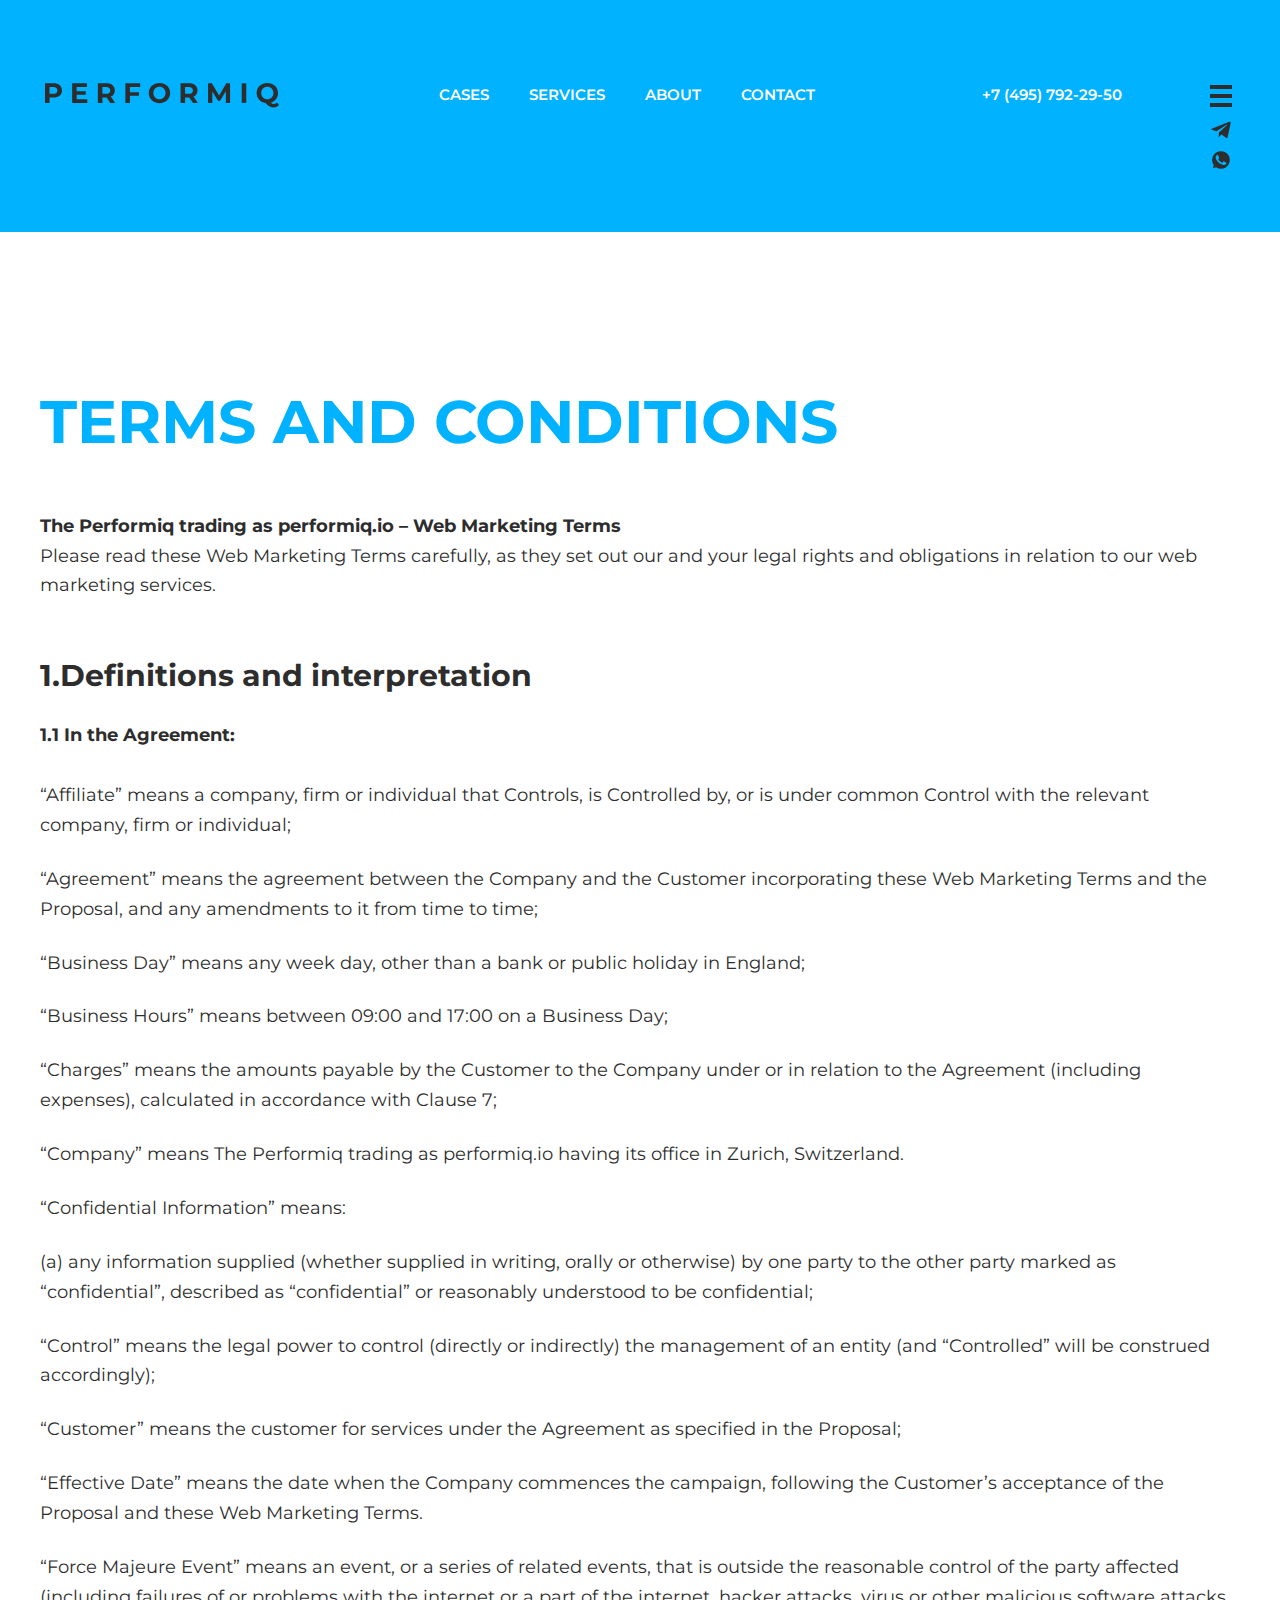
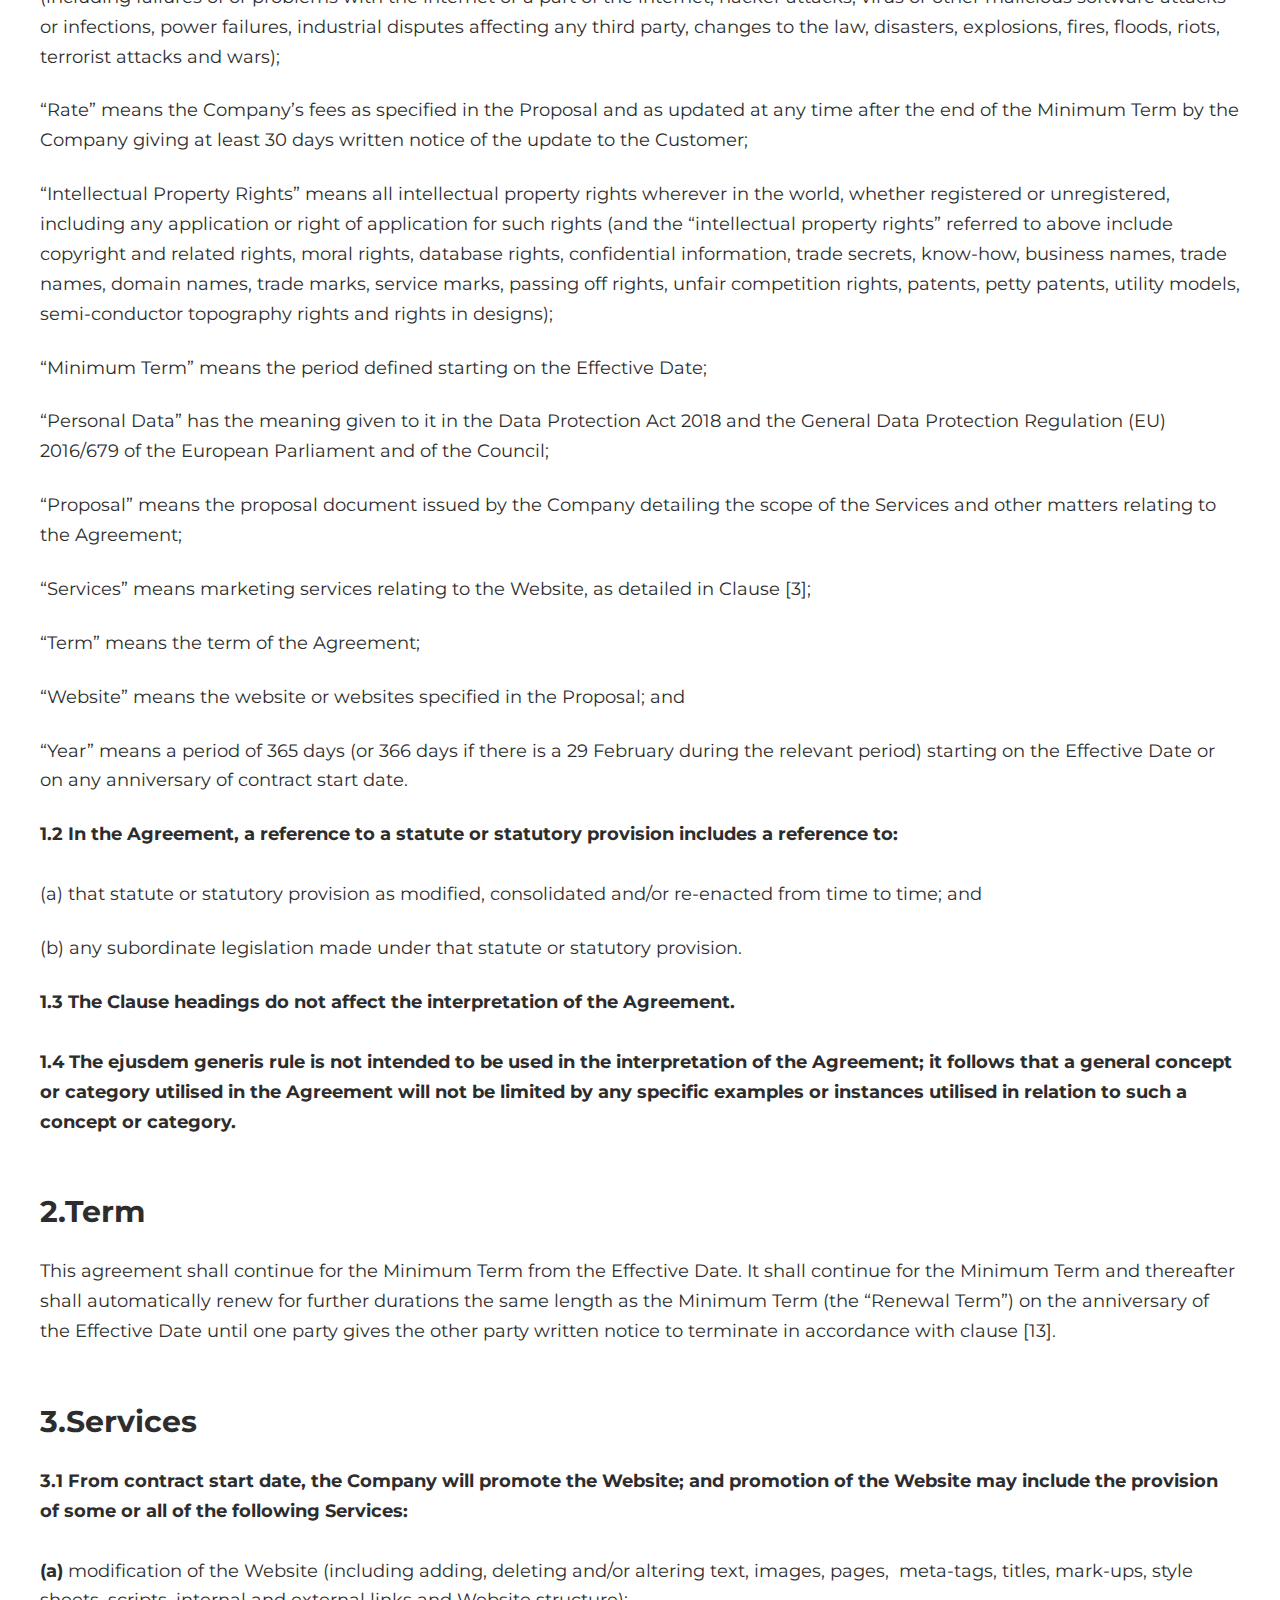
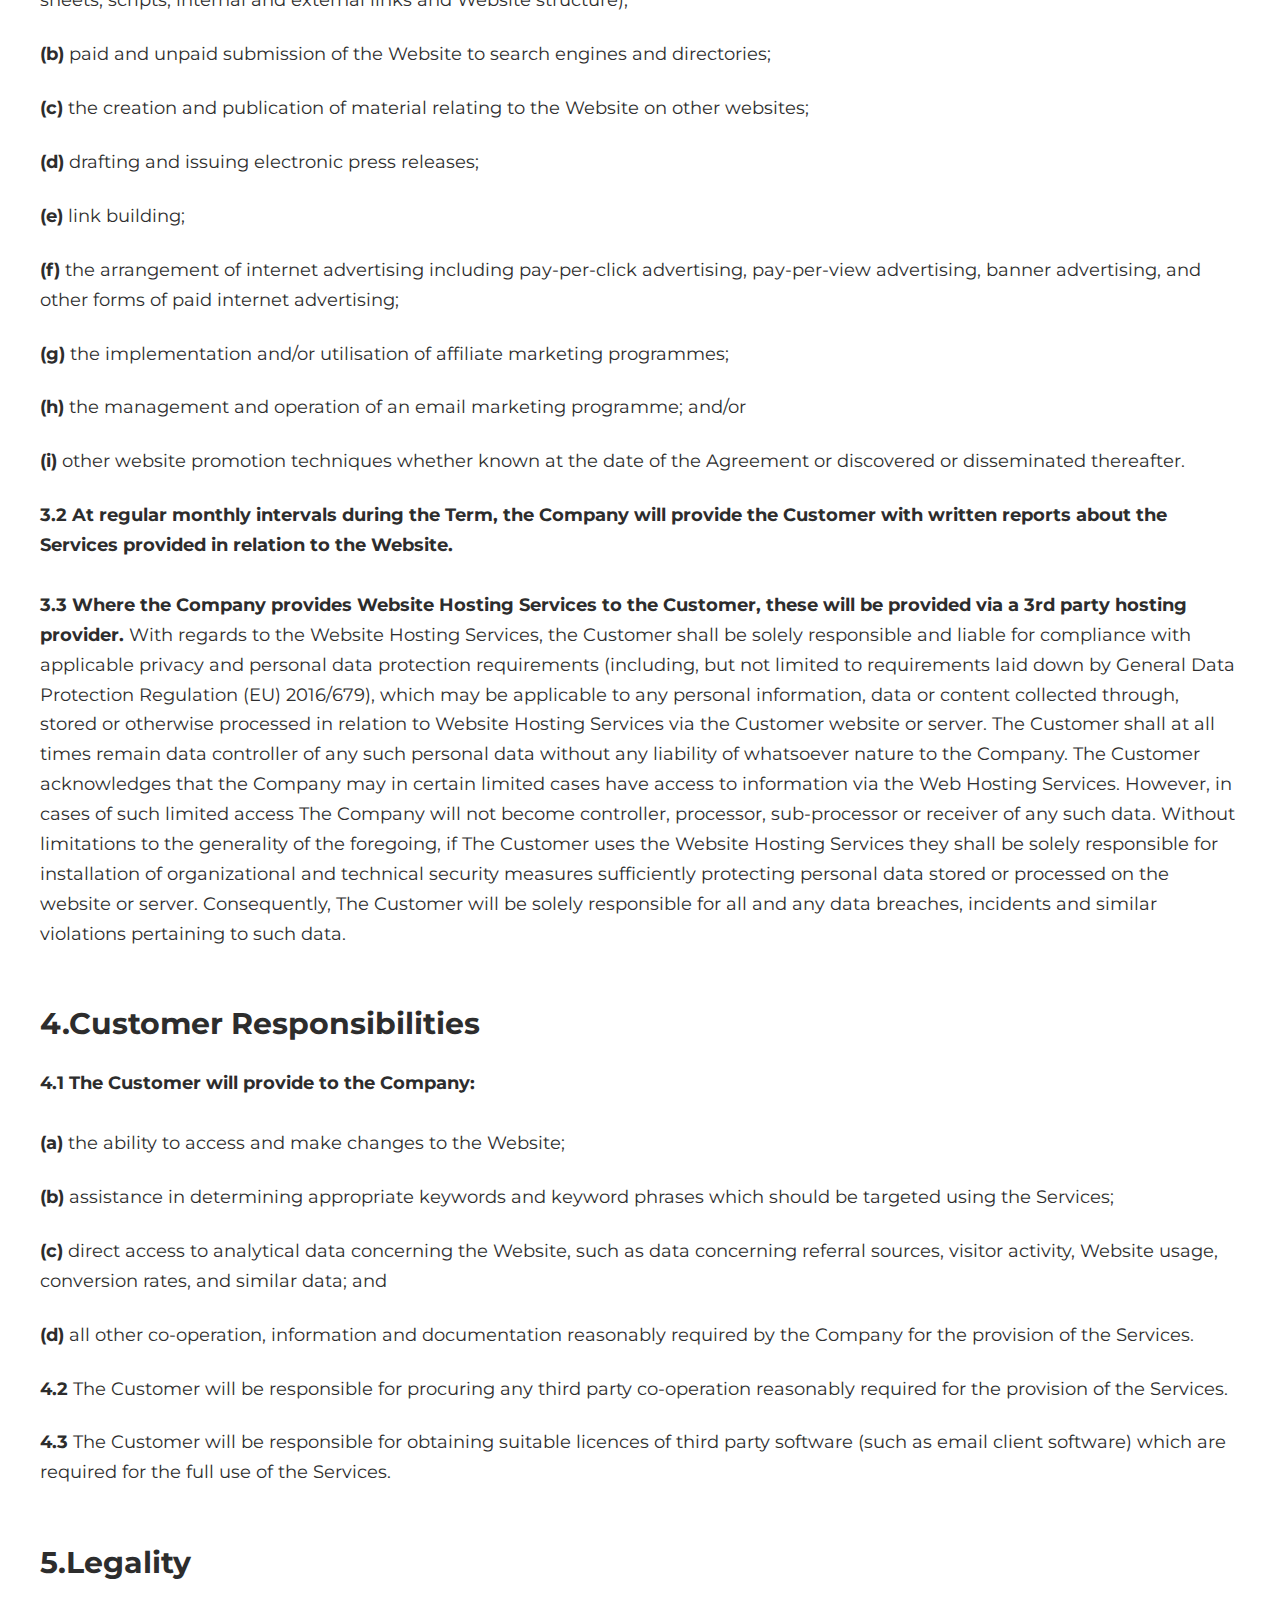
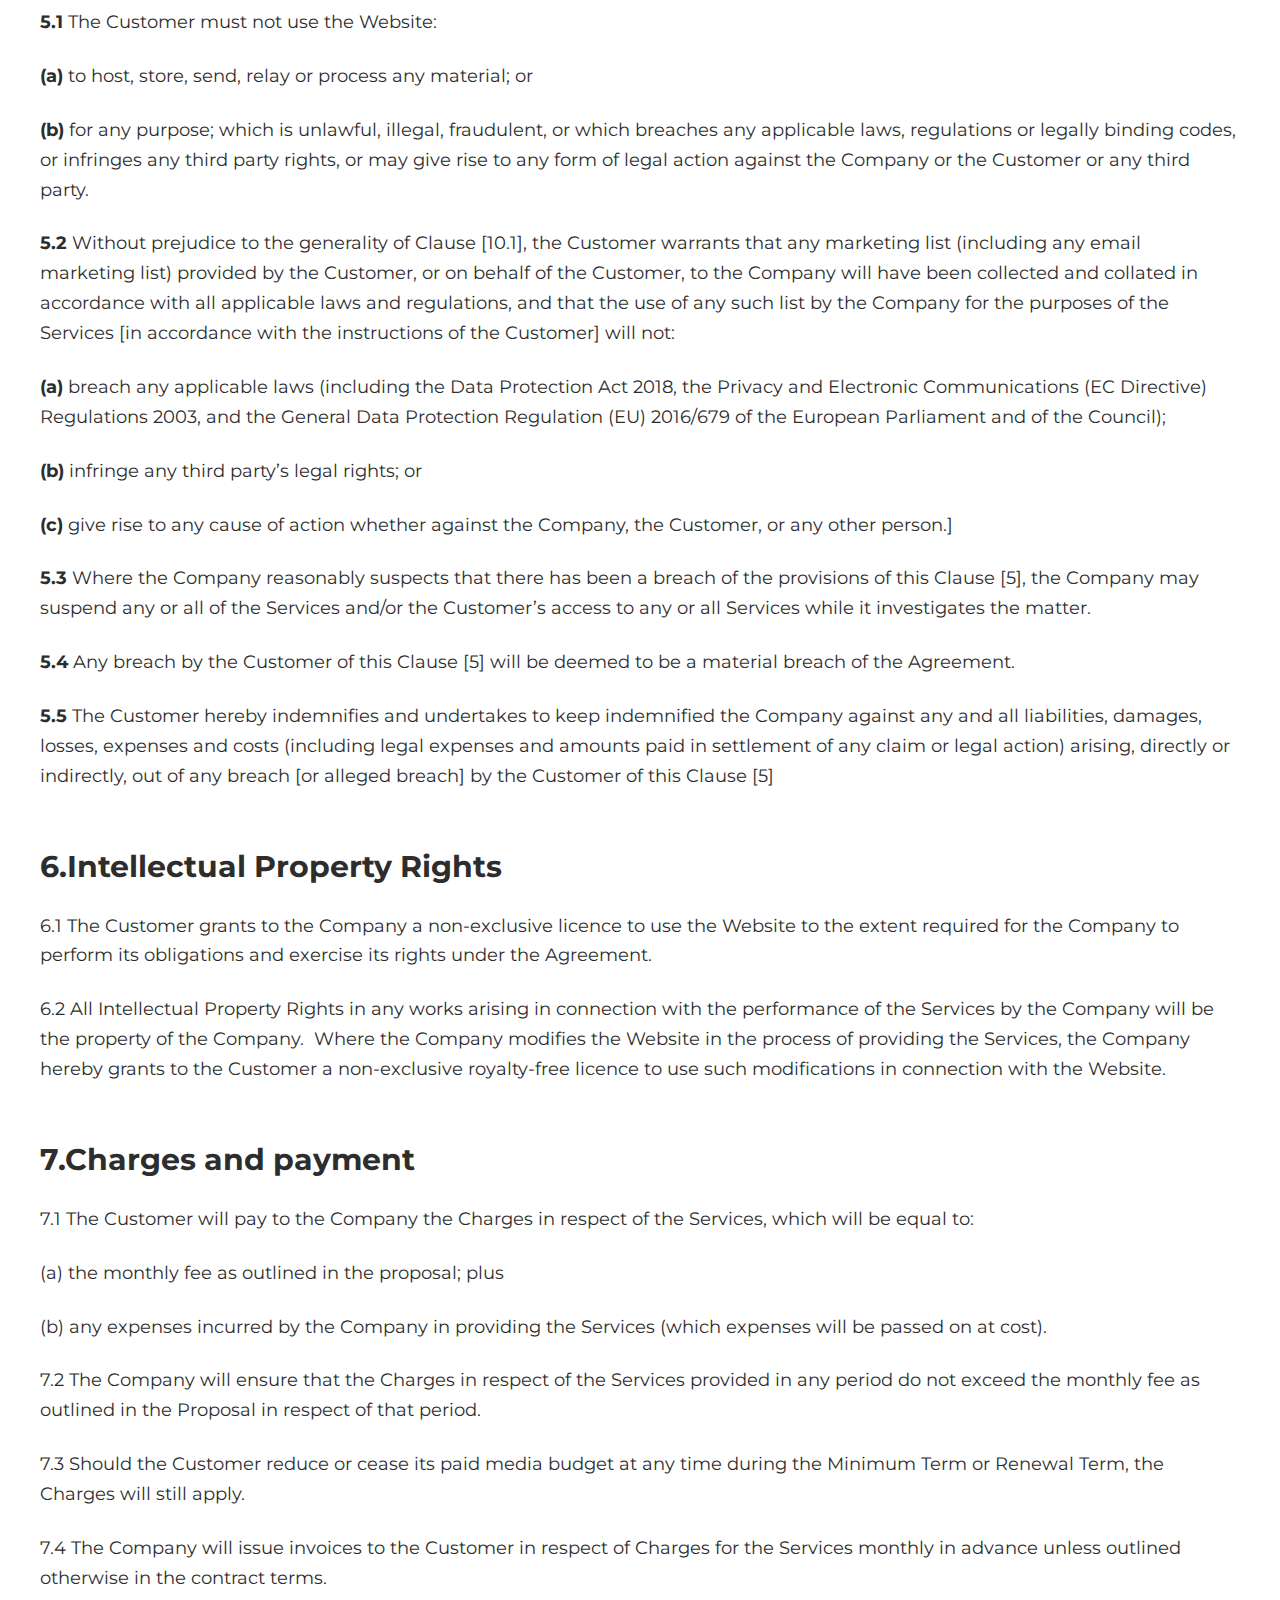
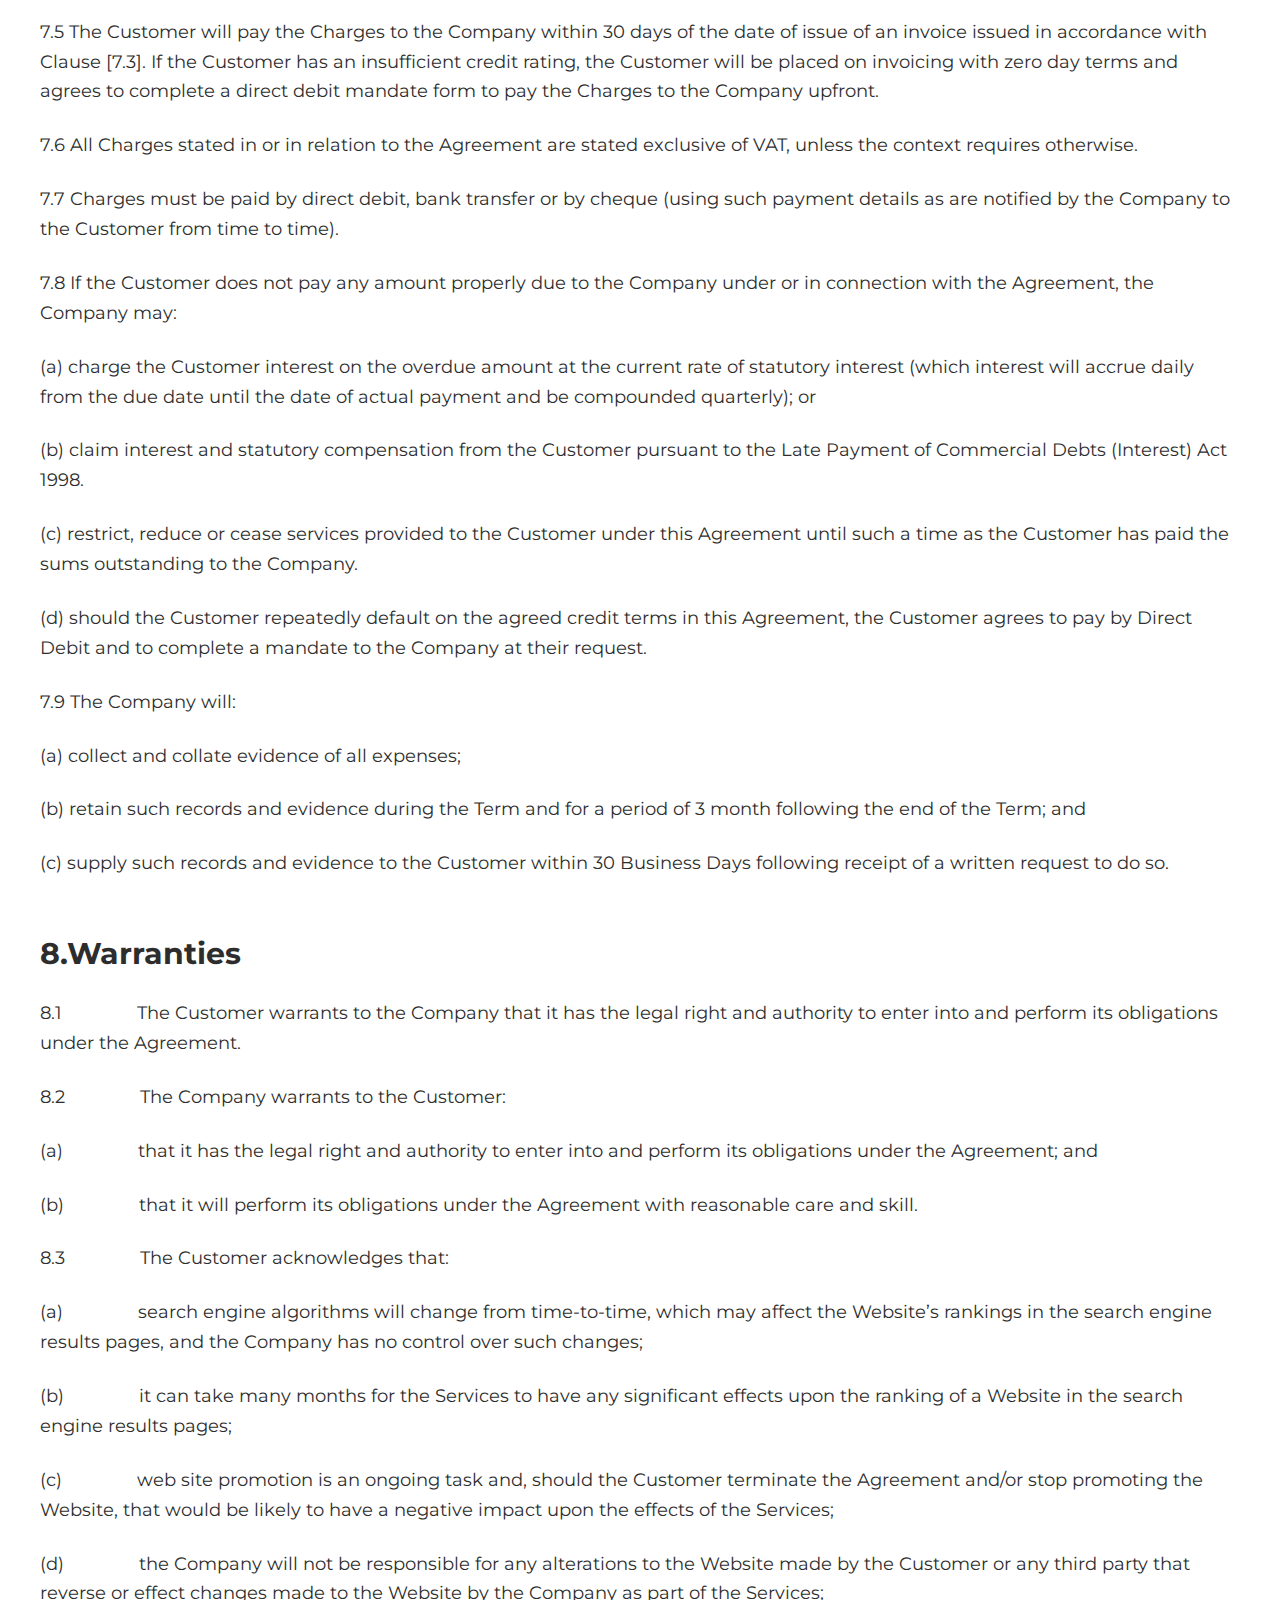
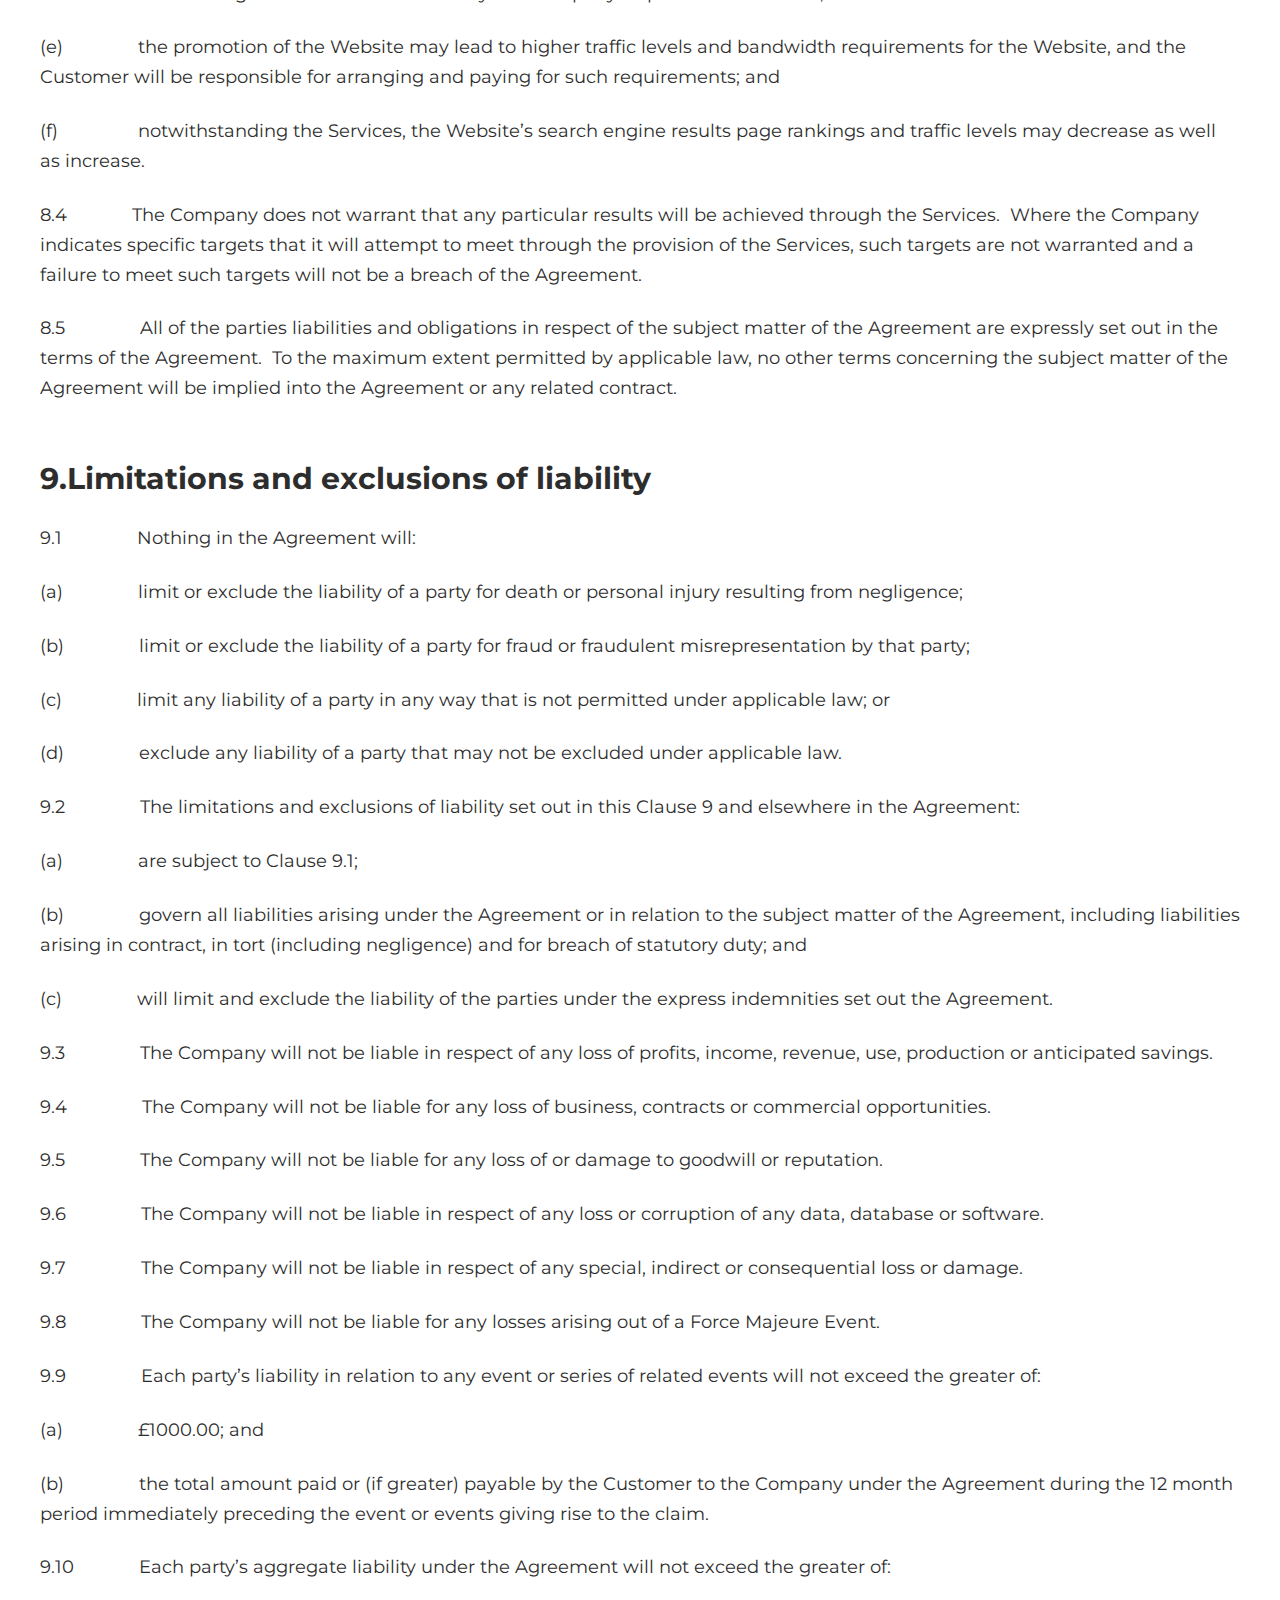
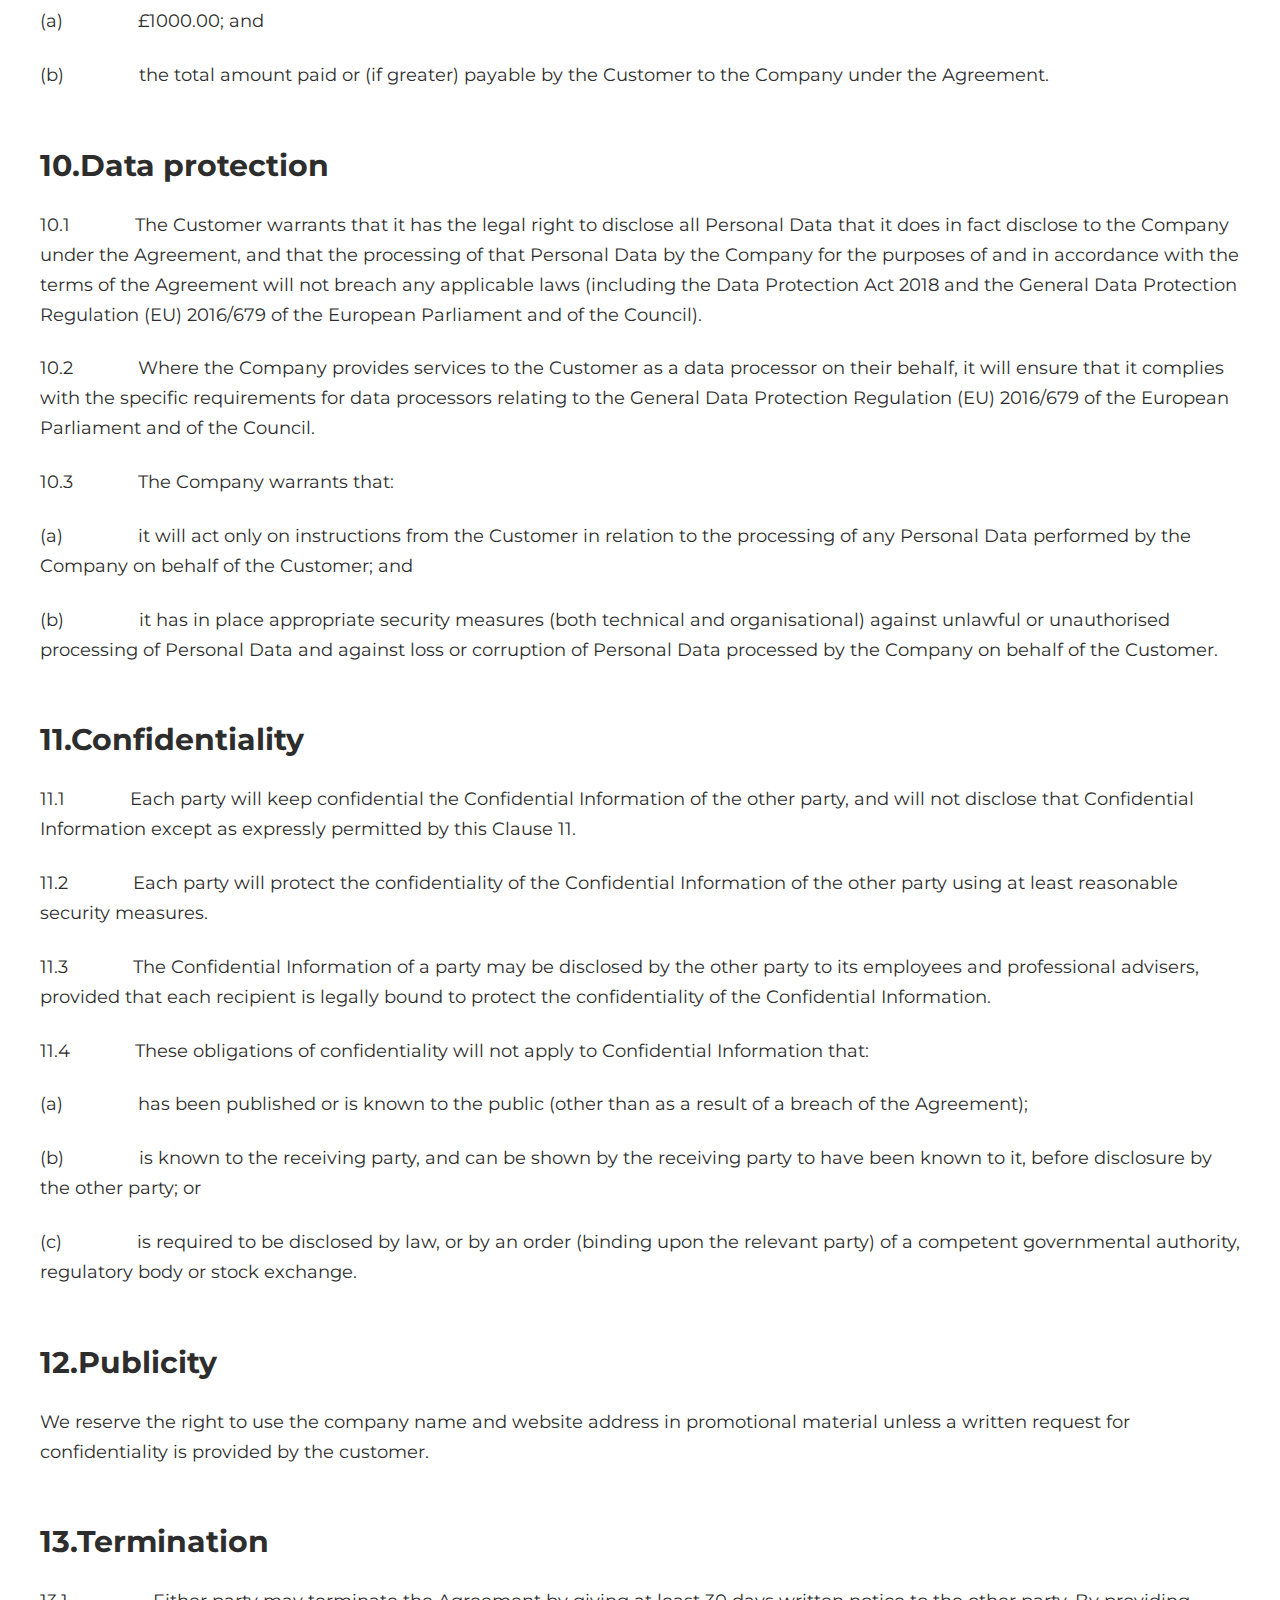
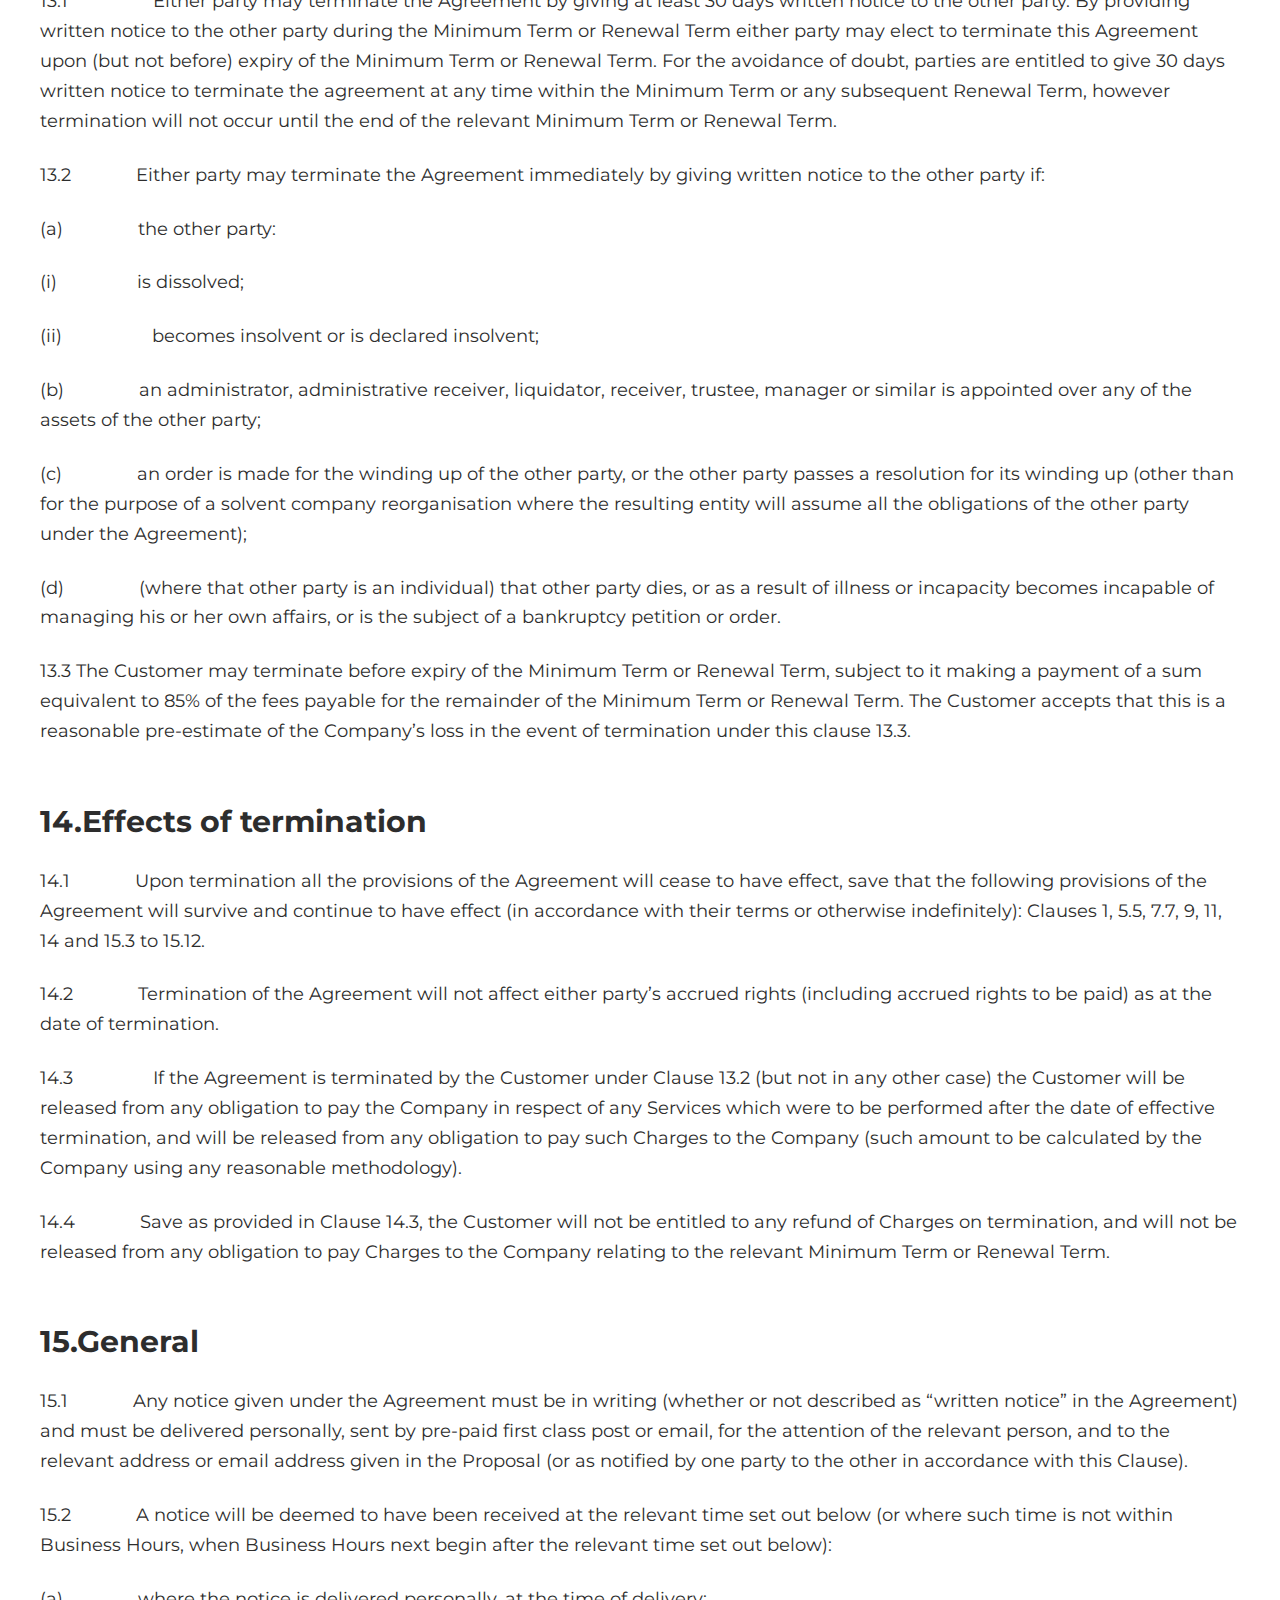
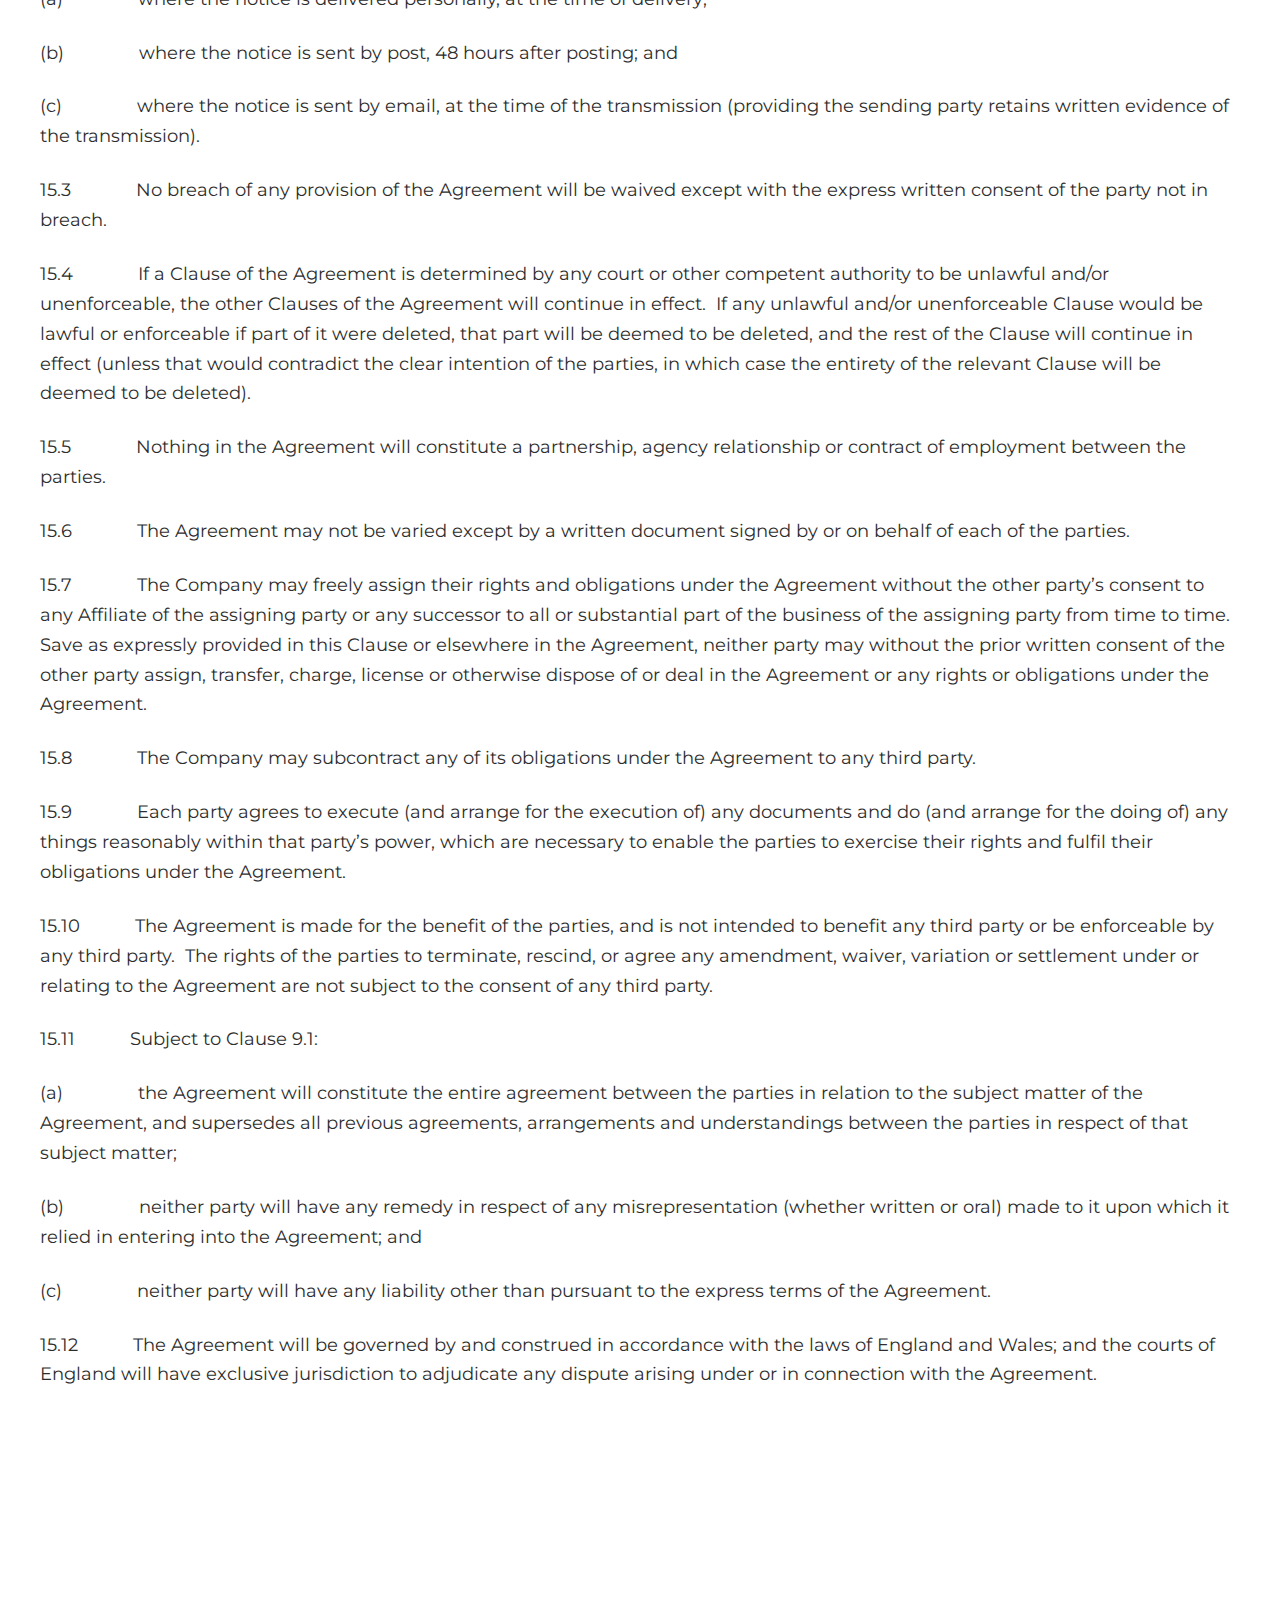
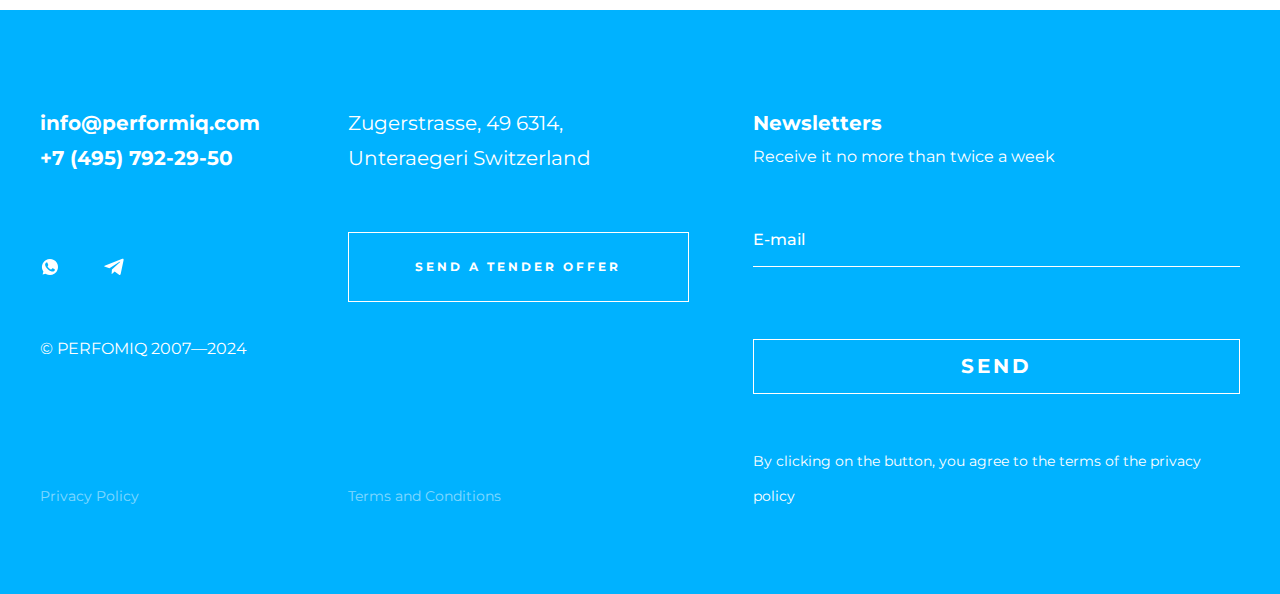
<file: terms-and-conditions.html>
<!DOCTYPE html>
<html lang="en">
	<head>
	<meta charset="UTF-8" />
	<meta name="viewport" content="width=device-width, initial-scale=1.0" />
	<meta name="description" content="We work with multiple channels to help improve your website's performance, increase brand awareness, and optimize conversions." />
	<meta name="keywords" content="SEO, email marketing, usability, website optimization, conversion rate optimization" />
	<meta name="author" content="Performiq" />
	<link rel="icon" type="image/svg+xml" href="img/logo-desktop.svg" />

	<link rel="preconnect" href="https://fonts.googleapis.com" />
	<link rel="preconnect" href="https://fonts.gstatic.com" crossorigin />
	<link href="https://fonts.googleapis.com/css2?family=Montserrat:wght@100..900&display=swap" rel="stylesheet" media="print" onload="this.media='all'" />

	<link rel="preload" href="https://cdn.jsdelivr.net/npm/swiper@11/swiper-bundle.min.css" as="style" onload="this.rel='stylesheet'" />
	<noscript>
		<link href="https://fonts.googleapis.com/css2?family=Montserrat:wght@100..900&display=swap" rel="stylesheet" />
		<link rel="stylesheet" href="https://cdn.jsdelivr.net/npm/swiper@11/swiper-bundle.min.css" />
	</noscript>
	<link rel="stylesheet" href="./styles/style.css" />
	<title>PERFORMIQ | Terms and Conditions</title>
</head>

	<body>
		<div class="menu" id="menu">
			<div class="menu__container">
				<div class="menu__top">
					<a href="#" class="menu__logo logo">
						<img src="img/logo-desktop.svg" alt="logo" />
					</a>
					<div class="menu__close">&times;</div>
				</div>
				<ul class="menu__list">
					<li class="menu__item">
						<a href="#" class="menu__link">SEO</a>
					</li>
					<li class="menu__item">
						<a href="#" class="menu__link">Email-marketing</a>
					</li>
					<li class="menu__item">
						<a href="#" class="menu__link">Programmatic</a>
					</li>
					<li class="menu__item">
						<a href="#" class="menu__link">Conversion Optimisation</a>
					</li>
					<li class="menu__item">
						<a href="#" class="menu__link">Social Media Ads</a>
					</li>
					<li class="menu__item">
						<a href="#" class="menu__link">Google Ads</a>
					</li>
				</ul>
				<div class="menu__bottom">
					<div class="menu__info">
						<address class="menu__address">Zugerstrasse, 49 6314,<br />Unteraegeri Switzerland</address>
						<div class="menu__number">+7 (495) 792-29-508</div>
						<div class="menu__email">info@performiq.com</div>
					</div>
					<div class="menu__socials">
						<a aria-label="link to whatsapp" href="#" class="menu__socials-link">
							<img loading="lazy" src="img/icons/whatsapp-icon_dark.svg" alt="whatsapp icon" />
						</a>
						<a aria-label="link to telegram" href="#" class="menu__socials-link">
							<img loading="lazy" src="img/icons/telegram-icon_dark.svg" alt="telegram icon" />
						</a>
					</div>
				</div>
			</div>
		</div>
		<header class="header">
			<div class="header__container">
				<a href="#" class="logo">
					<img src="img/logo-desktop.svg" alt="logo" />
				</a>
				<nav class="nav-header">
					<ul class="nav-header__list">
						<li class="nav-header__item">
							<a href="#" class="nav-header__link">cases</a>
						</li>
						<li class="nav-header__item">
							<a href="#" class="nav-header__link">Services</a>
						</li>
						<li class="nav-header__item">
							<a href="#" class="nav-header__link">ABOUT</a>
						</li>
						<li class="nav-header__item">
							<a href="#" class="nav-header__link">Contact</a>
						</li>
					</ul>
				</nav>
				<div class="nav-header__right">
					<a href="tel:+74957922950" class="nav-header__phone-number">+7 (495) 792-29-50</a>
					<div class="nav-header__menu">
						<div class="burger">
							<span></span>
							<span></span>
							<span></span>
						</div>
						<div class="nav-header__socials">
							<a aria-label="telegram" href="#" class="nav-header__telegram">
								<img src="img/icons/telegram-icon_dark.svg" alt="whatsapp icon" />
								<img loading="lazy" class="nav-header__telegram_hover" src="img/icons/telegram-icon_light.svg" alt="whatsapp icon" />
							</a>
							<a aria-label="whatsapp" href="#" class="nav-header__whatsapp">
								<img src="img/icons/whatsapp-icon_dark.svg" alt="whatsapp icon" />
								<img loading="lazy" class="nav-header__whatsapp_hover" src="img/icons/whatsapp-icon_light.svg" alt="whatsapp icon" />
							</a>
						</div>
					</div>
				</div>
			</div>
			<div class="header__progress-bar progress-bar">
				<div class="progress-bar__line"><span></span></div>
			</div>
		</header>

		<main class="main">
			<div class="policy__container">
				<section class="policy">
					<div class="policy__block">
						<h1 class="policy__title">TERMS AND CONDITIONS</h1>
					</div>
					<div class="policy__block">
						<div class="policy__dark-text">The Performiq trading as performiq.io – Web Marketing Terms</div>
						Please read these Web Marketing Terms carefully, as they set out our and your legal rights and obligations in relation to our web marketing services.
					</div>
					<div class="policy__title-2">1.Definitions and interpretation</div>
					<div class="policy__block">
						<div class="policy__dark">1.1 In the Agreement:</div>
						<p class="policy__text">“Affiliate” means a company, firm or individual that Controls, is Controlled by, or is under common Control with the relevant company, firm or individual;</p>
						<p class="policy__text">“Agreement” means the agreement between the Company and the Customer incorporating these Web Marketing Terms and the Proposal, and any amendments to it from time to time;</p>
						<p class="policy__text">“Business Day” means any week day, other than a bank or public holiday in England;</p>
						<p class="policy__text">“Business Hours” means between 09:00 and 17:00 on a Business Day;</p>
						<p class="policy__text">“Charges” means the amounts payable by the Customer to the Company under or in relation to the Agreement (including expenses), calculated in accordance with Clause 7;</p>
						<p class="policy__text">“Company” means The Performiq trading as performiq.io having its office in Zurich, Switzerland.</p>
						<p class="policy__text">“Confidential Information” means:</p>
						<p class="policy__text">(a) any information supplied (whether supplied in writing, orally or otherwise) by one party to the other party marked as “confidential”, described as “confidential” or reasonably understood to be confidential;</p>
						<p class="policy__text">“Control” means the legal power to control (directly or indirectly) the management of an entity (and “Controlled” will be construed accordingly);</p>
						<p class="policy__text">“Customer” means the customer for services under the Agreement as specified in the Proposal;</p>
						<p class="policy__text">“Effective Date” means the date when the Company commences the campaign, following the Customer’s acceptance of the Proposal and these Web Marketing Terms.</p>
						<p class="policy__text">“Force Majeure Event” means an event, or a series of related events, that is outside the reasonable control of the party affected (including failures of or problems with the internet or a part of the internet, hacker attacks, virus or other malicious software attacks or infections, power failures, industrial disputes affecting any third party, changes to the law, disasters, explosions, fires, floods, riots, terrorist attacks and wars);</p>
						<p class="policy__text">“Rate” means the Company’s fees as specified in the Proposal and as updated at any time after the end of the Minimum Term by the Company giving at least 30 days written notice of the update to the Customer;</p>
						<p class="policy__text">“Intellectual Property Rights” means all intellectual property rights wherever in the world, whether registered or unregistered, including any application or right of application for such rights (and the “intellectual property rights” referred to above include copyright and related rights, moral rights, database rights, confidential information, trade secrets, know-how, business names, trade names, domain names, trade marks, service marks, passing off rights, unfair competition rights, patents, petty patents, utility models, semi-conductor topography rights and rights in designs);</p>
						<p class="policy__text">“Minimum Term” means the period defined starting on the Effective Date;</p>
						<p class="policy__text">“Personal Data” has the meaning given to it in the Data Protection Act 2018 and the General Data Protection Regulation (EU) 2016/679 of the European Parliament and of the Council;</p>
						<p class="policy__text">“Proposal” means the proposal document issued by the Company detailing the scope of the Services and other matters relating to the Agreement;</p>
						<p class="policy__text">“Services” means marketing services relating to the Website, as detailed in Clause [3];</p>
						<p class="policy__text">“Term” means the term of the Agreement;</p>
						<p class="policy__text">“Website” means the website or websites specified in the Proposal; and</p>
						<p class="policy__text">“Year” means a period of 365 days (or 366 days if there is a 29 February during the relevant period) starting on the Effective Date or on any anniversary of contract start date.</p>
						<p class="policy__dark">1.2 In the Agreement, a reference to a statute or statutory provision includes a reference to:</p>
						<p class="policy__text">(a) that statute or statutory provision as modified, consolidated and/or re-enacted from time to time; and</p>
						<p class="policy__text">(b) any subordinate legislation made under that statute or statutory provision.</p>
						<p class="policy__dark">1.3 The Clause headings do not affect the interpretation of the Agreement.</p>
						<p class="policy__dark">1.4 The ejusdem generis rule is not intended to be used in the interpretation of the Agreement; it follows that a general concept or category utilised in the Agreement will not be limited by any specific examples or instances utilised in relation to such a concept or category.</p>
					</div>
					<div class="policy__block">
						<div class="policy__title-2">2.Term</div>
						<p class="policy__text">This agreement shall continue for the Minimum Term from the Effective Date. It shall continue for the Minimum Term and thereafter shall automatically renew for further durations the same length as the Minimum Term (the “Renewal Term”) on the anniversary of the Effective Date until one party gives the other party written notice to terminate in accordance with clause [13].</p>
					</div>
					<div class="policy__block">
						<div class="policy__title-2">3.Services</div>
						<div class="policy__dark">3.1 From contract start date, the Company will promote the Website; and promotion of the Website may include the provision of some or all of the following Services:</div>
						<p class="policy__text"><span class="policy__dark-text">(a)</span> modification of the Website (including adding, deleting and/or altering text, images, pages,  meta-tags, titles, mark-ups, style sheets, scripts, internal and external links and Website structure);</p>
						<p class="policy__text"><span class="policy__dark-text">(b)</span> paid and unpaid submission of the Website to search engines and directories;</p>
						<p class="policy__text"><span class="policy__dark-text">(c)</span> the creation and publication of material relating to the Website on other websites;</p>
						<p class="policy__text"><span class="policy__dark-text">(d)</span> drafting and issuing electronic press releases;</p>
						<p class="policy__text"><span class="policy__dark-text">(e)</span> link building;</p>
						<p class="policy__text"><span class="policy__dark-text">(f)</span> the arrangement of internet advertising including pay-per-click advertising, pay-per-view advertising, banner advertising, and other forms of paid internet advertising;</p>
						<p class="policy__text"><span class="policy__dark-text">(g)</span> the implementation and/or utilisation of affiliate marketing programmes;</p>
						<p class="policy__text"><span class="policy__dark-text">(h)</span> the management and operation of an email marketing programme; and/or</p>
						<p class="policy__text"><span class="policy__dark-text">(i)</span> other website promotion techniques whether known at the date of the Agreement or discovered or disseminated thereafter.</p>
						<p class="policy__dark">3.2 At regular monthly intervals during the Term, the Company will provide the Customer with written reports about the Services provided in relation to the Website.</p>
						<p class="policy__text"><span class="policy__dark-text">3.3 Where the Company provides Website Hosting Services to the Customer, these will be provided via a 3rd party hosting provider. </span>With regards to the Website Hosting Services, the Customer shall be solely responsible and liable for compliance with applicable privacy and personal data protection requirements (including, but not limited to requirements laid down by General Data Protection Regulation (EU) 2016/679), which may be applicable to any personal information, data or content collected through, stored or otherwise processed in relation to Website Hosting Services via the Customer website or server. The Customer shall at all times remain data controller of any such personal data without any liability of whatsoever nature to the Company. The Customer acknowledges that the Company may in certain limited cases have access to information via the Web Hosting Services. However, in cases of such limited access The Company will not become controller, processor, sub-processor or receiver of any such data. Without limitations to the generality of the foregoing, if The Customer uses the Website Hosting Services they shall be solely responsible for installation of organizational and technical security measures sufficiently protecting personal data stored or processed on the website or server. Consequently, The Customer will be solely responsible for all and any data breaches, incidents and similar violations pertaining to such data.</p>
					</div>
					<div class="policy__block">
						<div class="policy__title-2">4.Customer Responsibilities</div>
						<p class="policy__dark">4.1 The Customer will provide to the Company:</p>
						<div class="policy__text"><span class="policy__dark-text">(a)</span> the ability to access and make changes to the Website;</div>
						<div class="policy__text"><span class="policy__dark-text">(b)</span> assistance in determining appropriate keywords and keyword phrases which should be targeted using the Services;</div>
						<div class="policy__text"><span class="policy__dark-text">(c)</span> direct access to analytical data concerning the Website, such as data concerning referral sources, visitor activity, Website usage, conversion rates, and similar data; and</div>
						<div class="policy__text"><span class="policy__dark-text">(d)</span> all other co-operation, information and documentation reasonably required by the Company for the provision of the Services.</div>
						<div class="policy__text"><span class="policy__dark-text">4.2</span> The Customer will be responsible for procuring any third party co-operation reasonably required for the provision of the Services.</div>
						<div class="policy__text"><span class="policy__dark-text">4.3</span> The Customer will be responsible for obtaining suitable licences of third party software (such as email client software) which are required for the full use of the Services.</div>
					</div>
					<div class="policy__block">
						<div class="policy__title-2">5.Legality</div>
						<p class="policy__text"><span class="policy__dark-text">5.1</span> The Customer must not use the Website:</p>
						<p class="policy__text"><span class="policy__dark-text">(a)</span> to host, store, send, relay or process any material; or</p>
						<p class="policy__text"><span class="policy__dark-text">(b)</span> for any purpose; which is unlawful, illegal, fraudulent, or which breaches any applicable laws, regulations or legally binding codes, or infringes any third party rights, or may give rise to any form of legal action against the Company or the Customer or any third party.</p>
						<p class="policy__text"><span class="policy__dark-text">5.2</span> Without prejudice to the generality of Clause [10.1], the Customer warrants that any marketing list (including any email marketing list) provided by the Customer, or on behalf of the Customer, to the Company will have been collected and collated in accordance with all applicable laws and regulations, and that the use of any such list by the Company for the purposes of the Services [in accordance with the instructions of the Customer] will not:</p>
						<p class="policy__text"><span class="policy__dark-text">(a)</span> breach any applicable laws (including the Data Protection Act 2018, the Privacy and Electronic Communications (EC Directive) Regulations 2003, and the General Data Protection Regulation (EU) 2016/679 of the European Parliament and of the Council);</p>
						<p class="policy__text"><span class="policy__dark-text">(b)</span> infringe any third party’s legal rights; or</p>
						<p class="policy__text"><span class="policy__dark-text">(c)</span> give rise to any cause of action whether against the Company, the Customer, or any other person.]</p>
						<p class="policy__text"><span class="policy__dark-text">5.3</span> Where the Company reasonably suspects that there has been a breach of the provisions of this Clause [5], the Company may suspend any or all of the Services and/or the Customer’s access to any or all Services while it investigates the matter.</p>
						<p class="policy__text"><span class="policy__dark-text">5.4</span> Any breach by the Customer of this Clause [5] will be deemed to be a material breach of the Agreement.</p>
						<p class="policy__text"><span class="policy__dark-text">5.5</span> The Customer hereby indemnifies and undertakes to keep indemnified the Company against any and all liabilities, damages, losses, expenses and costs (including legal expenses and amounts paid in settlement of any claim or legal action) arising, directly or indirectly, out of any breach [or alleged breach] by the Customer of this Clause [5]</p>
					</div>
					<div class="policy__block">
						<div class="policy__title-2">6.Intellectual Property Rights</div>
						<p class="policy__text">6.1 The Customer grants to the Company a non-exclusive licence to use the Website to the extent required for the Company to perform its obligations and exercise its rights under the Agreement.</p>
						<p class="policy__text">6.2 All Intellectual Property Rights in any works arising in connection with the performance of the Services by the Company will be the property of the Company.  Where the Company modifies the Website in the process of providing the Services, the Company hereby grants to the Customer a non-exclusive royalty-free licence to use such modifications in connection with the Website.</p>
					</div>
					<div class="policy__block">
						<div class="policy__title-2">7.Charges and payment</div>
						<p class="policy__text">7.1 The Customer will pay to the Company the Charges in respect of the Services, which will be equal to:</p>
						<p class="policy__text">(a) the monthly fee as outlined in the proposal; plus</p>
						<p class="policy__text">(b) any expenses incurred by the Company in providing the Services (which expenses will be passed on at cost).</p>
						<p class="policy__text">7.2 The Company will ensure that the Charges in respect of the Services provided in any period do not exceed the monthly fee as outlined in the Proposal in respect of that period.</p>
						<p class="policy__text">7.3 Should the Customer reduce or cease its paid media budget at any time during the Minimum Term or Renewal Term, the Charges will still apply.</p>
						<p class="policy__text">7.4 The Company will issue invoices to the Customer in respect of Charges for the Services monthly in advance unless outlined otherwise in the contract terms.</p>
						<p class="policy__text">7.5 The Customer will pay the Charges to the Company within 30 days of the date of issue of an invoice issued in accordance with Clause [7.3]. If the Customer has an insufficient credit rating, the Customer will be placed on invoicing with zero day terms and agrees to complete a direct debit mandate form to pay the Charges to the Company upfront.</p>
						<p class="policy__text">7.6 All Charges stated in or in relation to the Agreement are stated exclusive of VAT, unless the context requires otherwise.</p>
						<p class="policy__text">7.7 Charges must be paid by direct debit, bank transfer or by cheque (using such payment details as are notified by the Company to the Customer from time to time).</p>
						<p class="policy__text">7.8 If the Customer does not pay any amount properly due to the Company under or in connection with the Agreement, the Company may:</p>
						<p class="policy__text">(a) charge the Customer interest on the overdue amount at the current rate of statutory interest (which interest will accrue daily from the due date until the date of actual payment and be compounded quarterly); or</p>
						<p class="policy__text">(b) claim interest and statutory compensation from the Customer pursuant to the Late Payment of Commercial Debts (Interest) Act 1998.</p>
						<p class="policy__text">(c) restrict, reduce or cease services provided to the Customer under this Agreement until such a time as the Customer has paid the sums outstanding to the Company.</p>
						<p class="policy__text">(d) should the Customer repeatedly default on the agreed credit terms in this Agreement, the Customer agrees to pay by Direct Debit and to complete a mandate to the Company at their request.</p>
						<p class="policy__text">7.9 The Company will:</p>
						<p class="policy__text">(a) collect and collate evidence of all expenses;</p>
						<p class="policy__text">(b) retain such records and evidence during the Term and for a period of 3 month following the end of the Term; and</p>
						<p class="policy__text">(c) supply such records and evidence to the Customer within 30 Business Days following receipt of a written request to do so.</p>
					</div>
					<div class="policy__block">
						<div class="policy__title-2">8.Warranties</div>
						<p class="policy__text">8.1               The Customer warrants to the Company that it has the legal right and authority to enter into and perform its obligations under the Agreement.</p>
						<p class="policy__text">8.2               The Company warrants to the Customer:</p>
						<p class="policy__text">(a)               that it has the legal right and authority to enter into and perform its obligations under the Agreement; and</p>
						<p class="policy__text">(b)               that it will perform its obligations under the Agreement with reasonable care and skill.</p>
						<p class="policy__text">8.3               The Customer acknowledges that:</p>
						<p class="policy__text">(a)               search engine algorithms will change from time-to-time, which may affect the Website’s rankings in the search engine results pages, and the Company has no control over such changes;</p>
						<p class="policy__text">(b)               it can take many months for the Services to have any significant effects upon the ranking of a Website in the search engine results pages;</p>
						<p class="policy__text">(c)               web site promotion is an ongoing task and, should the Customer terminate the Agreement and/or stop promoting the Website, that would be likely to have a negative impact upon the effects of the Services;</p>
						<p class="policy__text">(d)               the Company will not be responsible for any alterations to the Website made by the Customer or any third party that reverse or effect changes made to the Website by the Company as part of the Services;</p>
						<p class="policy__text">(e)               the promotion of the Website may lead to higher traffic levels and bandwidth requirements for the Website, and the Customer will be responsible for arranging and paying for such requirements; and</p>
						<p class="policy__text">(f)                notwithstanding the Services, the Website’s search engine results page rankings and traffic levels may decrease as well as increase.</p>
						<p class="policy__text">8.4             The Company does not warrant that any particular results will be achieved through the Services.  Where the Company indicates specific targets that it will attempt to meet through the provision of the Services, such targets are not warranted and a failure to meet such targets will not be a breach of the Agreement.</p>
						<p class="policy__text">8.5               All of the parties liabilities and obligations in respect of the subject matter of the Agreement are expressly set out in the terms of the Agreement.  To the maximum extent permitted by applicable law, no other terms concerning the subject matter of the Agreement will be implied into the Agreement or any related contract.</p>
					</div>
					<div class="policy__block">
						<div class="policy__title-2">9.Limitations and exclusions of liability</div>
						<p class="policy__text">9.1               Nothing in the Agreement will:</p>
						<p class="policy__text">(a)               limit or exclude the liability of a party for death or personal injury resulting from negligence;</p>
						<p class="policy__text">(b)               limit or exclude the liability of a party for fraud or fraudulent misrepresentation by that party;</p>
						<p class="policy__text">(c)               limit any liability of a party in any way that is not permitted under applicable law; or</p>
						<p class="policy__text">(d)               exclude any liability of a party that may not be excluded under applicable law.</p>
						<p class="policy__text">9.2               The limitations and exclusions of liability set out in this Clause 9 and elsewhere in the Agreement:</p>
						<p class="policy__text">(a)               are subject to Clause 9.1;</p>
						<p class="policy__text">(b)               govern all liabilities arising under the Agreement or in relation to the subject matter of the Agreement, including liabilities arising in contract, in tort (including negligence) and for breach of statutory duty; and</p>
						<p class="policy__text">(c)               will limit and exclude the liability of the parties under the express indemnities set out the Agreement.</p>
						<p class="policy__text">9.3               The Company will not be liable in respect of any loss of profits, income, revenue, use, production or anticipated savings.</p>
						<p class="policy__text">9.4               The Company will not be liable for any loss of business, contracts or commercial opportunities.</p>
						<p class="policy__text">9.5               The Company will not be liable for any loss of or damage to goodwill or reputation.</p>
						<p class="policy__text">9.6               The Company will not be liable in respect of any loss or corruption of any data, database or software.</p>
						<p class="policy__text">9.7               The Company will not be liable in respect of any special, indirect or consequential loss or damage.</p>
						<p class="policy__text">9.8               The Company will not be liable for any losses arising out of a Force Majeure Event.</p>
						<p class="policy__text">9.9               Each party’s liability in relation to any event or series of related events will not exceed the greater of:</p>
						<p class="policy__text">(a)               £1000.00; and</p>
						<p class="policy__text">(b)               the total amount paid or (if greater) payable by the Customer to the Company under the Agreement during the 12 month period immediately preceding the event or events giving rise to the claim.</p>
						<p class="policy__text">9.10             Each party’s aggregate liability under the Agreement will not exceed the greater of:</p>
						<p class="policy__text">(a)               £1000.00; and</p>
						<p class="policy__text">(b)               the total amount paid or (if greater) payable by the Customer to the Company under the Agreement.</p>
					</div>
					<div class="policy__block">
						<div class="policy__title-2">10.Data protection</div>
						<p class="policy__text">10.1             The Customer warrants that it has the legal right to disclose all Personal Data that it does in fact disclose to the Company under the Agreement, and that the processing of that Personal Data by the Company for the purposes of and in accordance with the terms of the Agreement will not breach any applicable laws (including the Data Protection Act 2018 and the General Data Protection Regulation (EU) 2016/679 of the European Parliament and of the Council).</p>
						<p class="policy__text">10.2             Where the Company provides services to the Customer as a data processor on their behalf, it will ensure that it complies with the specific requirements for data processors relating to the General Data Protection Regulation (EU) 2016/679 of the European Parliament and of the Council.</p>
						<p class="policy__text">10.3             The Company warrants that:</p>
						<p class="policy__text">(a)               it will act only on instructions from the Customer in relation to the processing of any Personal Data performed by the Company on behalf of the Customer; and</p>
						<p class="policy__text">(b)               it has in place appropriate security measures (both technical and organisational) against unlawful or unauthorised processing of Personal Data and against loss or corruption of Personal Data processed by the Company on behalf of the Customer.</p>
					</div>
					<div class="policy__block">
						<div class="policy__title-2">11.Confidentiality</div>
						<p class="policy__text">11.1             Each party will keep confidential the Confidential Information of the other party, and will not disclose that Confidential Information except as expressly permitted by this Clause 11.</p>
						<p class="policy__text">11.2             Each party will protect the confidentiality of the Confidential Information of the other party using at least reasonable security measures.</p>
						<p class="policy__text">11.3             The Confidential Information of a party may be disclosed by the other party to its employees and professional advisers, provided that each recipient is legally bound to protect the confidentiality of the Confidential Information.</p>
						<p class="policy__text">11.4             These obligations of confidentiality will not apply to Confidential Information that:</p>
						<p class="policy__text">(a)               has been published or is known to the public (other than as a result of a breach of the Agreement);</p>
						<p class="policy__text">(b)               is known to the receiving party, and can be shown by the receiving party to have been known to it, before disclosure by the other party; or</p>
						<p class="policy__text">(c)               is required to be disclosed by law, or by an order (binding upon the relevant party) of a competent governmental authority, regulatory body or stock exchange.</p>
					</div>
					<div class="policy__block">
						<div class="policy__title-2">12.Publicity</div>
						<p class="policy__text">We reserve the right to use the company name and website address in promotional material unless a written request for confidentiality is provided by the customer.</p>
					</div>
					<div class="policy__block">
						<div class="policy__title-2">13.Termination</div>
						<p class="policy__text">13.1                 Either party may terminate the Agreement by giving at least 30 days written notice to the other party. By providing written notice to the other party during the Minimum Term or Renewal Term either party may elect to terminate this Agreement upon (but not before) expiry of the Minimum Term or Renewal Term. For the avoidance of doubt, parties are entitled to give 30 days written notice to terminate the agreement at any time within the Minimum Term or any subsequent Renewal Term, however termination will not occur until the end of the relevant Minimum Term or Renewal Term.</p>
						<p class="policy__text">13.2             Either party may terminate the Agreement immediately by giving written notice to the other party if:</p>
						<p class="policy__text">(a)               the other party:</p>
						<p class="policy__text">(i)                is dissolved;</p>
						<p class="policy__text">(ii)                  becomes insolvent or is declared insolvent;</p>
						<p class="policy__text">(b)               an administrator, administrative receiver, liquidator, receiver, trustee, manager or similar is appointed over any of the assets of the other party;</p>
						<p class="policy__text">(c)               an order is made for the winding up of the other party, or the other party passes a resolution for its winding up (other than for the purpose of a solvent company reorganisation where the resulting entity will assume all the obligations of the other party under the Agreement);</p>
						<p class="policy__text">(d)               (where that other party is an individual) that other party dies, or as a result of illness or incapacity becomes incapable of managing his or her own affairs, or is the subject of a bankruptcy petition or order.</p>
						<p class="policy__text">13.3 The Customer may terminate before expiry of the Minimum Term or Renewal Term, subject to it making a payment of a sum equivalent to 85% of the fees payable for the remainder of the Minimum Term or Renewal Term. The Customer accepts that this is a reasonable pre-estimate of the Company’s loss in the event of termination under this clause 13.3.</p>
					</div>
					<div class="policy__block">
						<div class="policy__title-2">14.Effects of termination</div>
						<p class="policy__text">14.1             Upon termination all the provisions of the Agreement will cease to have effect, save that the following provisions of the Agreement will survive and continue to have effect (in accordance with their terms or otherwise indefinitely): Clauses 1, 5.5, 7.7, 9, 11, 14 and 15.3 to 15.12.</p>
						<p class="policy__text">14.2             Termination of the Agreement will not affect either party’s accrued rights (including accrued rights to be paid) as at the date of termination.</p>
						<p class="policy__text">14.3                If the Agreement is terminated by the Customer under Clause 13.2 (but not in any other case) the Customer will be released from any obligation to pay the Company in respect of any Services which were to be performed after the date of effective termination, and will be released from any obligation to pay such Charges to the Company (such amount to be calculated by the Company using any reasonable methodology).</p>
						<p class="policy__text">14.4             Save as provided in Clause 14.3, the Customer will not be entitled to any refund of Charges on termination, and will not be released from any obligation to pay Charges to the Company relating to the relevant Minimum Term or Renewal Term.</p>
					</div>
					<div class="policy__block">
						<div class="policy__title-2">15.General</div>
						<p class="policy__text">15.1             Any notice given under the Agreement must be in writing (whether or not described as “written notice” in the Agreement) and must be delivered personally, sent by pre-paid first class post or email, for the attention of the relevant person, and to the relevant address or email address given in the Proposal (or as notified by one party to the other in accordance with this Clause).</p>
						<p class="policy__text">15.2             A notice will be deemed to have been received at the relevant time set out below (or where such time is not within Business Hours, when Business Hours next begin after the relevant time set out below):</p>
						<p class="policy__text">(a)               where the notice is delivered personally, at the time of delivery;</p>
						<p class="policy__text">(b)               where the notice is sent by post, 48 hours after posting; and</p>
						<p class="policy__text">(c)               where the notice is sent by email, at the time of the transmission (providing the sending party retains written evidence of the transmission).</p>
						<p class="policy__text">15.3             No breach of any provision of the Agreement will be waived except with the express written consent of the party not in breach.</p>
						<p class="policy__text">15.4             If a Clause of the Agreement is determined by any court or other competent authority to be unlawful and/or unenforceable, the other Clauses of the Agreement will continue in effect.  If any unlawful and/or unenforceable Clause would be lawful or enforceable if part of it were deleted, that part will be deemed to be deleted, and the rest of the Clause will continue in effect (unless that would contradict the clear intention of the parties, in which case the entirety of the relevant Clause will be deemed to be deleted).</p>
						<p class="policy__text">15.5             Nothing in the Agreement will constitute a partnership, agency relationship or contract of employment between the parties.</p>
						<p class="policy__text">15.6             The Agreement may not be varied except by a written document signed by or on behalf of each of the parties.</p>
						<p class="policy__text">15.7             The Company may freely assign their rights and obligations under the Agreement without the other party’s consent to any Affiliate of the assigning party or any successor to all or substantial part of the business of the assigning party from time to time.  Save as expressly provided in this Clause or elsewhere in the Agreement, neither party may without the prior written consent of the other party assign, transfer, charge, license or otherwise dispose of or deal in the Agreement or any rights or obligations under the Agreement.</p>
						<p class="policy__text">15.8             The Company may subcontract any of its obligations under the Agreement to any third party.</p>
						<p class="policy__text">15.9             Each party agrees to execute (and arrange for the execution of) any documents and do (and arrange for the doing of) any things reasonably within that party’s power, which are necessary to enable the parties to exercise their rights and fulfil their obligations under the Agreement.</p>
						<p class="policy__text">15.10           The Agreement is made for the benefit of the parties, and is not intended to benefit any third party or be enforceable by any third party.  The rights of the parties to terminate, rescind, or agree any amendment, waiver, variation or settlement under or relating to the Agreement are not subject to the consent of any third party.</p>
						<p class="policy__text">15.11           Subject to Clause 9.1:</p>
						<p class="policy__text">(a)               the Agreement will constitute the entire agreement between the parties in relation to the subject matter of the Agreement, and supersedes all previous agreements, arrangements and understandings between the parties in respect of that subject matter;</p>
						<p class="policy__text">(b)               neither party will have any remedy in respect of any misrepresentation (whether written or oral) made to it upon which it relied in entering into the Agreement; and</p>
						<p class="policy__text">(c)               neither party will have any liability other than pursuant to the express terms of the Agreement.</p>
						<p class="policy__text">15.12           The Agreement will be governed by and construed in accordance with the laws of England and Wales; and the courts of England will have exclusive jurisdiction to adjudicate any dispute arising under or in connection with the Agreement.</p>
					</div>
				</section>
			</div>
		</main>
		<footer class="footer">
	<div class="footer__container">
		<div class="footer__contacts">
			<div class="footer__email">info@performiq.com</div>
			<div class="footer__number">+7 (495) 792-29-50</div>
		</div>
		<address class="footer__address footer__address_1">
			<div class="footer__address-title">Zugerstrasse, 49 6314, <br />Unteraegeri Switzerland</div>
		</address>

		<a href="#" class="button footer__button">Send a tender offer</a>
		<div class="footer__socials">
			<a href="#" aria-label="link to whatsapp" class="footer__socials-link">
				<img src="img/icons/whatsapp-icon_light.svg" alt="whatsapp" />
			</a>
			<a aria-label="link to telegram" href="#" class="footer__socials-link">
				<img src="img/icons/telegram-icon_light.svg" alt="telegram" />
			</a>
		</div>
		<form action="#" method="POST" class="footer__newsletters newsletters">
			<div class="title-4 newsletters__title">Newsletters</div>
			<p class="newsletters__subtitle">Receive it no more than twice a week</p>
			<div class="newsletters__input">
				<input autocomplete="off" id="newsletters-email" type="email" name="newsletters-email" placeholder="E-mail" class="input" />
				<label for="newsletters-email"></label>
				<div class="newsletters__confirm confirm-newsletters">
					<div class="confirm-newsletters__text">Confirm your subscription in the email</div>
					<button type="button" class="confirm-newsletters__close"></button>
				</div>
			</div>
			<button type="submit" class="button newsletters__button">SEND</button>
			<div class="newsletters__policy">By clicking on the button, you agree to the terms of the privacy policy</div>
		</form>
		<div class="footer__company">© PERFOMIQ 2007—2024</div>
		<a href="#" class="footer__policy">Privacy Policy</a>
		<a href="#" class="footer__terms">Terms and Conditions</a>
	</div>
</footer>

		<script src="https://cdn.jsdelivr.net/npm/swiper@11/swiper-bundle.min.js"></script>
		<script src="js/index.js"></script>
	</body>
</html>
</file>
<file: styles/style.css>
@charset "UTF-8";

:root {
  --white: #fff;
  --primary-color: #00b2ff;
  --red-vpn: #e93c53;
  --orange: #ff6a29;
  --purple: #544fcd;
  --purple-dark: #35336c;
  --black-main: #2d2d2d;
  --gray-light: #b6b6b6;
  --gray-dark: #7e7e7e;
}

*,
::after,
::before {
  -webkit-box-sizing: border-box;
  box-sizing: border-box;
  margin: 0;
  padding: 0;
}

body {
  margin: 0 auto;

  font-family: "Montserrat", sans-serif;
}

body,
html {
  min-width: 375px;
  height: 100%;
}

html {
  scroll-behavior: smooth;
}

a {
  text-decoration: none;

  color: unset;
}

ul {
  list-style: none;
}

address {
  font-style: normal;
}

.lock {
  overflow-y: hidden;
}

[class*=__container] {
  width: 100%;
  max-width: 1220px;
  margin: 0 auto;
  padding: 0 10px;
}

.title-1 {
  color: var(--black-main);

  font-size: 3.75rem;
  font-weight: 700;
}

.title-2 {
  color: var(--black-main);

  font-size: 3.75rem;
  font-weight: 700;
}

.title-3 {
  color: var(--black-main);

  font-size: 1.875rem;
  font-weight: 700;
}

.title-4 {
  color: var(--black-main);

  font-size: 1.25rem;
  font-weight: 700;
}

.button {
  display: block;

  padding: 0.8125rem 1rem;

  cursor: pointer;
  -webkit-transition: color 0.3s ease 0s, border 0.3s ease 0s, background 0.3s ease 0s;
  transition: color 0.3s ease 0s, border 0.3s ease 0s, background 0.3s ease 0s;
  text-align: center;
  letter-spacing: 4px;
  text-transform: uppercase;

  color: var(--primary-color);
  border: 1px solid var(--primary-color);
  background: var(--white);

  font-family: "Montserrat", sans-serif;
  font-size: 1rem;
  font-weight: 700;
  line-height: 218.75%;
}

.button_red-vpn {
  color: var(--red-vpn);
  border: 1px solid var(--red-vpn);
}

.visually-hidden {
  position: absolute;

  overflow: hidden;
  clip: rect(0, 0, 0, 0);

  width: 1px;
  height: 1px;
  margin: -1px;
  padding: 0;

  border: 0;
}

.slider-navigation {
  display: -webkit-box;
  display: -ms-flexbox;
  display: flex;
  -webkit-box-align: center;
  -ms-flex-align: center;

  align-items: center;
}

.slider-navigation__arrow {
  padding: 0.5rem;

  cursor: pointer;

  border: none;
  background: transparent;
}

.slider-navigation__arrow svg {
  fill: var(--primary-color);
}

.slider-navigation__arrow:disabled svg {
  fill: #e6e6e6;
}

/* Header */

.header {
  top: -110%;
  left: 0;

  width: 100%;
  padding-top: 4.5rem;
  padding-bottom: 7rem;

  -webkit-transition: top 0.3s ease 0s;
  transition: top 0.3s ease 0s;

  background: var(--primary-color);
}

.header__dark {
  padding: 3.125rem 0;

  background: #282626;
}

.header .burger.burger_red-vpn span {
  background: var(--red-vpn);
}

.header .burger.burger_orange span {
  background: var(--orange);
}

.header .burger.burger_purple span {
  background: var(--purple);
}

.header__container {
  display: -webkit-box;
  display: -ms-flexbox;
  display: flex;
  -webkit-box-align: center;
  -ms-flex-align: center;

  align-items: center;
  -webkit-box-pack: justify;
  -ms-flex-pack: justify;

  justify-content: space-between;
  gap: 0.5rem;
}

.header.progress {
  position: fixed;
  z-index: 900;
  top: 0;

  width: 100%;
  padding: 2.1875rem 0 0 0;

  background: var(--white);
}

.header.progress .header__container {
  margin-bottom: 1.5625rem;
}

.header.progress .progress-bar {
  display: block;
}

.header.progress .nav-header__socials {
  position: static;

  -ms-flex-direction: row;
  flex-direction: row;

  margin-left: 1rem;
  -webkit-box-orient: horizontal;
  -webkit-box-direction: normal;
  gap: 0.5rem;
}

.header.progress .nav-header__menu {
  display: -webkit-box;
  display: -ms-flexbox;
  display: flex;
  -webkit-box-orient: horizontal;
  -webkit-box-direction: reverse;

  -ms-flex-direction: row-reverse;
  flex-direction: row-reverse;
}

.header.progress .nav-header__link {
  padding: 0.75rem 1rem;

  color: var(--black-main);
}

.header.progress .nav-header__phone-number {
  color: var(--black-main);
}

.progress-bar {
  display: none;

  background: #f0f0f0;
}

.progress-bar__line {
  width: 100%;
  height: 0.625rem;

  background-color: #d4f2ff;
}

.progress-bar__line span {
  display: block;

  width: 0;
  height: 100%;

  -webkit-transition: width 0.22s ease 0s;
  transition: width 0.22s ease 0s;

  background-color: var(--primary-color);
}

.progress-bar__line_red-vpn {
  background-color: #ffd4d4;
}

.progress-bar__line_red-vpn span {
  background-color: var(--red-vpn);
}

.progress-bar__line_orange {
  background-color: #ffeed4;
}

.progress-bar__line_orange span {
  background-color: var(--orange);
}

.progress-bar__line_purple {
  background-color: #bdbbf9;
}

.progress-bar__line_purple span {
  background-color: var(--purple);
}

.progress-bar__list {
  display: -webkit-box;
  display: -ms-flexbox;
  display: flex;
  -webkit-box-align: center;
  -ms-flex-align: center;

  align-items: center;
  -webkit-box-pack: space-evenly;
  -ms-flex-pack: space-evenly;

  justify-content: space-evenly;
}

.progress-bar__item {
  padding: 1rem 0.5rem;
}

.progress-bar__link {
  letter-spacing: 3.75px;
  text-transform: uppercase;

  color: #a5a5a5;

  font-family: Montserrat;
  font-size: 0.9375rem;
  font-weight: 900;
}

.progress-bar__link.active {
  color: var(--primary-color);
}

.progress-bar__link_red-vpn.active {
  color: var(--red-vpn);
}

.progress-bar__link_orange.active {
  color: var(--orange);
}

.progress-bar__link_purple.active {
  color: var(--purple);
}

.logo {
  padding: 0.5rem 0.3rem 0.3rem 0.3rem;

  -webkit-transition: scale 0.3s ease 0s;
  transition: scale 0.3s ease 0s;
}

.logo img {
  width: 100%;
  height: 100%;
}

.logo:hover {
  scale: 1.03;
}

.nav-header__list {
  display: -webkit-box;
  display: -ms-flexbox;
  display: flex;
  -webkit-box-align: center;
  -ms-flex-align: center;

  align-items: center;
}

.nav-header__link {
  padding: 0.75rem 1.25rem;

  -webkit-transition: color 0.3s ease 0s;
  transition: color 0.3s ease 0s;
  text-align: center;
  text-transform: uppercase;

  color: var(--white);

  font-size: 0.9375rem;
  font-weight: 600;
  line-height: 233.333%;
}

.nav-header__link:hover {
  color: var(--black-main);
}

.nav-header__right {
  display: -webkit-box;
  display: -ms-flexbox;
  display: flex;
  -webkit-box-align: center;
  -ms-flex-align: center;

  align-items: center;
}

.nav-header__phone-number {
  margin-right: 4.3rem;
  padding: 0.4rem 0.7rem;

  -webkit-transition: color 0.3s ease 0s;
  transition: color 0.3s ease 0s;
  text-align: right;
  text-wrap: nowrap;

  color: var(--white);

  font-size: 0.9375rem;
  font-weight: 600;
  line-height: 233.333%;
}

.nav-header__phone-number:hover {
  color: var(--black-main);
}

.nav-header__menu {
  position: relative;
}

.nav-header__socials {
  position: absolute;
  top: 2.63rem;
  left: 50%;

  display: -webkit-box;
  display: -ms-flexbox;
  display: flex;
  align-items: center;
  -ms-flex-direction: column;
  flex-direction: column;

  -webkit-transform: translateX(-50%);
  -ms-transform: translateX(-50%);
  transform: translateX(-50%);
  -webkit-box-orient: vertical;
  -webkit-box-direction: normal;
  -webkit-box-align: center;
  -ms-flex-align: center;
  gap: 0.5rem;
}

.nav-header__telegram,
.nav-header__whatsapp {
  position: relative;

  width: 1.375rem;
  height: 1.375rem;
  padding: 0.5rem;

  -webkit-transition: opacity 0.3s ease 0s;
  transition: opacity 0.3s ease 0s;
}

.nav-header__telegram_hover,
.nav-header__whatsapp_hover {
  -webkit-transition: opacity 0.3s ease 0s;
  transition: opacity 0.3s ease 0s;

  opacity: 0;
}

.nav-header__telegram img,
.nav-header__whatsapp img {
  position: absolute;
  top: 50%;
  left: 50%;

  display: block;

  width: 100%;
  height: 100%;

  -webkit-transform: translate(-50%, -50%);
  -ms-transform: translate(-50%, -50%);
  transform: translate(-50%, -50%);
}

.nav-header__telegram:hover img,
.nav-header__whatsapp:hover img {
  opacity: 0;
}

.nav-header__telegram:hover .nav-header__telegram_hover,
.nav-header__telegram:hover .nav-header__whatsapp_hover,
.nav-header__whatsapp:hover .nav-header__telegram_hover,
.nav-header__whatsapp:hover .nav-header__whatsapp_hover {
  opacity: 1;
}

/* Общие стили для burger */

.burger {
  position: relative;

  display: -webkit-box;
  display: -ms-flexbox;
  display: flex;
  -ms-flex-direction: column;
  flex-direction: column;
  justify-content: space-between;

  width: 2.375rem;
  height: 2.375rem;
  padding: 0.5rem;

  cursor: pointer;
  -webkit-transition: all 0.3s ease;
  transition: all 0.3s ease;
  -webkit-box-orient: vertical;
  -webkit-box-direction: normal;
  -webkit-box-pack: justify;
  -ms-flex-pack: justify;
}

.burger span {
  display: block;

  width: 100%;
  height: 0.25rem;

  -webkit-transition: background-color 0.3s ease, opacity 0.3s ease, -webkit-transform 0.3s ease;
  transition: background-color 0.3s ease, opacity 0.3s ease, -webkit-transform 0.3s ease;
  transition: background-color 0.3s ease, transform 0.3s ease, opacity 0.3s ease;
  transition: background-color 0.3s ease, transform 0.3s ease, opacity 0.3s ease, -webkit-transform 0.3s ease;

  background-color: var(--black-main);
}

.burger:hover span {
  background-color: #f0f0f0;
}

.burger.active {
  border-radius: 50%;
}

.burger.active span {
  background: var(--black-main);
}

.burger.active span:nth-child(1) {
  position: absolute;
  top: 50%;

  -webkit-transform: rotate(45deg);
  -ms-transform: rotate(45deg);
  transform: rotate(45deg);
}

.burger.active span:nth-child(2) {
  opacity: 0;
}

.burger.active span:nth-child(3) {
  position: absolute;
  top: 50%;

  -webkit-transform: rotate(-45deg);
  -ms-transform: rotate(-45deg);
  transform: rotate(-45deg);
}

.menu {
  position: fixed;
  z-index: 1000;
  top: 0;
  left: 0;

  display: block;
  overflow-x: hidden;
  overflow-y: auto;

  padding: 0.9375rem 0rem 1.25rem 0rem;

  -webkit-transition: border-radius 0.5s ease, opacity 0.3s ease, width 0.7s ease, height 0.7s ease, -webkit-transform 0.3s ease;
  transition: border-radius 0.5s ease, opacity 0.3s ease, width 0.7s ease, height 0.7s ease, -webkit-transform 0.3s ease;
  transition: transform 0.3s ease, border-radius 0.5s ease, opacity 0.3s ease, width 0.7s ease, height 0.7s ease;
  transition: transform 0.3s ease, border-radius 0.5s ease, opacity 0.3s ease, width 0.7s ease, height 0.7s ease, -webkit-transform 0.3s ease;
  -webkit-transform: scale(0);
  -ms-transform: scale(0);
  transform: scale(0);
  -webkit-transform-origin: 80vw 8rem;
  -ms-transform-origin: 80vw 8rem;
  transform-origin: 80vw 8rem;

  opacity: 0;
  background-color: var(--white);
}

.menu.show {
  -webkit-transform: scale(1);
  -ms-transform: scale(1);
  transform: scale(1);

  opacity: 1;
  border-radius: 0;
}

.menu {
  width: 100%;
  height: 100%;
  padding-top: 4.5rem;
}

.menu__container {
  position: relative;

  display: -webkit-box;
  display: -ms-flexbox;
  display: flex;
  align-items: end;
  -ms-flex-direction: column;
  flex-direction: column;
  -webkit-box-orient: vertical;
  -webkit-box-direction: normal;
  -webkit-box-align: end;
  -ms-flex-align: end;
}

.menu__top {
  display: -webkit-box;
  display: -ms-flexbox;
  display: flex;
  -webkit-box-align: center;
  -ms-flex-align: center;

  align-items: center;
  -webkit-box-pack: justify;
  -ms-flex-pack: justify;

  justify-content: space-between;
  gap: 1rem;

  width: 100%;
  margin-bottom: 2rem;
}

.menu__close {
  display: block;
  display: -webkit-box;
  display: -ms-flexbox;
  display: flex;
  align-items: center;
  justify-content: center;

  height: 2.875rem;

  cursor: pointer;

  font-size: 5rem;
  -webkit-box-align: center;
  -ms-flex-align: center;
  -webkit-box-pack: center;
  -ms-flex-pack: center;
}

.menu__list {
  display: -webkit-box;
  display: -ms-flexbox;
  display: flex;
  align-items: flex-end;
  -ms-flex-direction: column;
  flex-direction: column;

  margin-bottom: 5rem;
  -webkit-box-orient: vertical;
  -webkit-box-direction: normal;
  -webkit-box-align: end;
  -ms-flex-align: end;
}

.menu__item:not(:last-child) {
  margin-bottom: 2.25rem;
}

.menu__link {
  -webkit-transition: color 0.3s ease 0s;
  transition: color 0.3s ease 0s;
  text-align: right;

  color: var(--Color, #2d2d2d);

  font-family: Montserrat;
  font-size: 2.875rem;
  font-weight: 700;
}

.menu__link:hover {
  color: var(--primary-color);
}

.menu__bottom {
  display: -webkit-box;
  display: -ms-flexbox;
  display: flex;
  -webkit-box-align: center;
  -ms-flex-align: center;

  align-items: center;

  width: 100%;
  gap: 0.625rem;
}

.menu__info {
  display: -webkit-box;
  display: -ms-flexbox;
  display: flex;
  align-items: center;
  justify-content: space-between;

  width: 100%;
  -webkit-box-align: center;
  -ms-flex-align: center;
  -webkit-box-pack: justify;
  -ms-flex-pack: justify;
  gap: 1.25rem;
}

.menu__address span {
  font-weight: 800;
}

.menu__email {
  font-weight: 800;
}

.menu__socials {
  display: -webkit-box;
  display: -ms-flexbox;
  display: flex;
  -webkit-box-align: center;
  -ms-flex-align: center;

  align-items: center;
  gap: 3.2rem;

  margin-left: 5rem;
}

.menu__socials-link {
  padding: 0.5rem;
}

.menu__socials-link svg path {
  -webkit-transition: fill 0.3s ease 0s;
  transition: fill 0.3s ease 0s;
}

.menu__socials-link:hover svg path {
  fill: var(--primary-color);
}

.case-how-to-promote-a-recruiting-website-in-the-usa {
  background: url("../img/pages/case-how-to-promote-a-recruiting-website-in-the-usa/body-bg.png") top center/cover no-repeat;
  background-color: #f9f4f4;
}

.case-study {
  position: relative;

  background-color: #fff;
}

.bg-blue {
  position: relative;
  z-index: -1;

  overflow: hidden;

  background-color: #eef3ff;
}

.bg-blue::after {
  position: absolute;
  top: -63.625rem;
  left: -38.1875rem;

  width: 80.9375rem;
  height: 80.9375rem;

  content: "";

  border-radius: 100%;
  background: #9dacde;
  -webkit-filter: blur(215.0500030518px);
  filter: blur(215.0500030518px);
}

.bg-blue::before {
  position: absolute;
  top: 0;
  left: 10rem;

  width: 7.5rem;
  height: 7.5rem;

  content: "";
  -webkit-transform: translateY(-50%);
  -ms-transform: translateY(-50%);
  transform: translateY(-50%);

  border-radius: 50%;
  background: radial-gradient(50% 50% at 50% 50%, #bfbdff 0%, #544fcd 100%);
  -webkit-filter: blur(14.3999996185px);
  filter: blur(14.3999996185px);
}

.bg-blue_rounded {
  position: relative;

  padding-bottom: 12.5rem;

  border-radius: 3.75rem;
  background: #f6f9ff;
}

.bg-blue_rounded::before {
  position: absolute;
  bottom: 0;
  left: 5rem;

  width: 8.9375rem;
  height: 8.9375rem;

  content: "";
  -webkit-transform: translateY(40%);
  -ms-transform: translateY(40%);
  transform: translateY(40%);

  border-radius: 50%;
  background: radial-gradient(50% 50% at 50% 50%, #bfbdff 0%, #544fcd 100%);
  -webkit-filter: blur(17px);
  filter: blur(17px);
}

.bg-blue_rounded::after {
  position: absolute;
  right: 10rem;
  bottom: 5rem;

  width: 1.3125rem;
  height: 1.3125rem;

  content: "";

  border-radius: 50%;
  background: radial-gradient(50% 50% at 50% 50%, #bfbdff 0%, #544fcd 100%);
}

.banner-border {
  padding: 1.875rem;

  border: 1px solid var(--purple);
  border-radius: 1.875rem;
}

.banner-border__content {
  color: var(--purple-dark);
  -webkit-font-feature-settings: "liga" off;
  font-feature-settings: "liga" off;

  font-size: 1.125rem;
  font-weight: 400;
  line-height: 166.667%;
}

.hero {
  padding-top: 2rem;
  padding-bottom: 9.625rem;

  background-color: var(--primary-color);
}

.hero__container {
  display: -webkit-box;
  display: -ms-flexbox;
  display: flex;
  -webkit-box-align: center;
  -ms-flex-align: center;

  align-items: center;
  -webkit-box-pack: justify;
  -ms-flex-pack: justify;

  justify-content: space-between;
  gap: 1rem;
}

.hero .hero_email-page,
.hero .hero_programmatic-page-title {
  margin-bottom: 6.25rem;

  font-size: 5rem;
}

.hero .hero__title.hero_programmatic-page-title {
  margin-bottom: 2.5rem;
}

.hero__buttons {
  display: -webkit-box;
  display: -ms-flexbox;
  display: flex;
  -webkit-box-align: center;
  -ms-flex-align: center;

  align-items: center;
  gap: 1.25rem;
}

.hero__img img {
  width: 100%;
  height: 100%;
}

.hero__img_mobile {
  display: none;
  align-self: center;

  max-width: 31.25rem;
  -ms-flex-item-align: center;
}

.hero__main {
  max-width: 55rem;
}

.hero__list {
  margin-bottom: 3.75rem;

  color: var(--white);

  font-family: Montserrat;
  font-size: 1.125rem;
  font-weight: 400;
}

.hero__list-item {
  position: relative;

  padding-left: 1.3125rem;
}

.hero__list-item:not(:last-child) {
  margin-bottom: 0.5rem;
}

.hero__list-item::before {
  position: absolute;
  top: 50%;
  left: 0.4375rem;

  width: 0.1875rem;
  height: 0.1875rem;

  content: "";
  -webkit-transform: translateY(-50%);
  -ms-transform: translateY(-50%);
  transform: translateY(-50%);

  border-radius: 50%;
  background-color: var(--white);
}

.hero__title {
  margin-bottom: 1.6875rem;
}

.hero__title span {
  display: block;

  color: var(--white);
}

.hero__title_red-vpn {
  color: var(--red-vpn);
}

.hero__case {
  position: relative;

  background: var(--white);
}

.hero__subtitle {
  max-width: 45rem;
  margin-bottom: 5rem;

  color: var(--white);

  font-size: 1.875rem;
  font-weight: 400;
}

.hero__subtitle_sm {
  font-size: 1.125rem;
}

.hero__button {
  width: 100%;
  max-width: 30.625rem;
}

.hero__button.hero__button_outline {
  color: var(--white);
  border: 1px solid var(--white);
  background: transparent;
}

.hero__button.hero__button_outline:hover {
  color: var(--primary-color);
  border: 1px solid var(--primary-color);
  background: var(--white);
}

.banner-hero {
  position: absolute;
  top: 0;
  left: 50%;

  width: 100%;
  max-width: 62.25rem;
  padding: 3.75rem 5.625rem;

  -webkit-transform: translateX(-50%) translateY(-50%);
  -ms-transform: translateX(-50%) translateY(-50%);
  transform: translateX(-50%) translateY(-50%);

  border-radius: 2rem;
  background: var(--red-vpn);
}

.banner-hero__title {
  margin-bottom: 2.5rem;

  color: var(--white);

  font-family: Montserrat;
  font-size: 2.5rem;
  font-weight: 700;
  font-style: normal;
}

.banner-hero__text {
  color: var(--white);

  font-family: Montserrat;
  font-size: 1.125rem;
  font-weight: 400;
  font-style: normal;
  line-height: 166.667%;
}

.animated-circle {
  position: relative;

  overflow: hidden;

  width: 14.5rem;
  height: 14.5rem;
  margin-right: 0.5rem;

  cursor: pointer;
}

.animated-circle::before {
  position: absolute;
  top: 50%;
  left: 50%;

  width: 10rem;
  height: 10rem;

  content: "";
  -webkit-transition: background-color 0.3s ease 0s;
  transition: background-color 0.3s ease 0s;
  -webkit-transform: translate(-50%, -50%);
  -ms-transform: translate(-50%, -50%);
  transform: translate(-50%, -50%);

  border-radius: 50%;
}

.animated-circle:hover::before {
  background-color: var(--white);
}

.animated-circle__arrow {
  position: absolute;
  top: 50%;
  left: 50%;

  display: -webkit-box;
  display: -ms-flexbox;
  display: flex;
  align-items: center;
  justify-content: center;

  width: 6.125rem;
  height: 2.6875rem;

  -webkit-transform: translate(-50%, -50%);
  -ms-transform: translate(-50%, -50%);
  transform: translate(-50%, -50%);
  -webkit-box-align: center;
  -ms-flex-align: center;
  -webkit-box-pack: center;
  -ms-flex-pack: center;
}

.animated-circle__arrow svg {
  width: 100%;
  height: 100%;
}

.animated-circle__text {
  position: absolute;
  top: 50%;
  left: 50%;

  width: 100%;
  height: 100%;

  -webkit-transform: translate(-50%, -50%);
  -ms-transform: translate(-50%, -50%);
  transform: translate(-50%, -50%);
}

.animated-circle__text img {
  width: 100%;
  height: 100%;

  -webkit-user-select: none;
  -moz-user-select: none;
  -ms-user-select: none;
  user-select: none;
  -webkit-animation: rotate infinite 15s linear;
  animation: rotate infinite 15s linear;
  pointer-events: none;
  -webkit-user-drag: none;
}

.case-promotion {
  padding: 10rem 0;

  background: transparent;
}

.case-promotion .hero__container {
  display: grid;
  grid-template-columns: 1.2fr 1fr;
}

.case-promotion .hero__img {
  position: relative;
}

.case-promotion .hero__img img {
  pointer-events: none;
}

.case-promotion .hero__img .hero__descr-content {
  position: absolute;
  right: 0;
  bottom: 4rem;

  max-width: 57%;
  padding: 0.75rem 1.5625rem;

  border: 0.708px solid #ebeaea;
  border-radius: 16.992px;
  background: rgba(255, 255, 255, 0.1);
  -webkit-box-shadow: 0px 2.832px 11.328px 0px rgba(0, 0, 0, 0.05);
  box-shadow: 0px 2.832px 11.328px 0px rgba(0, 0, 0, 0.05);

  font-size: 0.625rem;
  font-weight: 400;
  font-style: normal;
  -webkit-backdrop-filter: blur(22.5147266388px);
  backdrop-filter: blur(22.5147266388px);
}

.case-promotion .hero__img .hero__descr-content span {
  display: block;
}

.case-promotion .hero__subtitle {
  color: #000;

  font-size: 1.125rem;
}

.case-promotion .hero__descr {
  position: relative;
  z-index: 3;

  color: #555a65;

  font-size: 0.875rem;
  font-weight: 400;
}

.case-promotion .hero__descr-content {
  padding: 1.875rem 3.75rem;

  border: 1px solid #ebeaea;
  border-radius: 1.5rem;
  background: #fff;
  -webkit-box-shadow: 0px 4px 16px 0px rgba(0, 0, 0, 0.05);
  box-shadow: 0px 4px 16px 0px rgba(0, 0, 0, 0.05);
}

.case-promotion .hero__descr span {
  display: block;

  margin-bottom: 0.5em;

  text-wrap: nowrap;
}

.case-promotion .hero__descr-img {
  position: absolute;
  z-index: -1;
  top: 50%;
  left: 0;

  -webkit-transform: translateY(-50%);
  -ms-transform: translateY(-50%);
  transform: translateY(-50%);
}

.case-promotion .hero__descr-img img {
  width: 50rem;
  height: 59.375rem;
}

.case-vpn-hero {
  overflow: hidden;

  padding-top: 0;
  padding-bottom: 6.25rem;

  background-repeat: no-repeat;
  background-position: center right;
  background-size: contain;
}

.case-vpn-hero .hero__container {
  min-height: 51.875rem;
}

.case-vpn-hero .hero__subtitle {
  color: #000;
}

.case-vpn-hero .hero__descr {
  position: relative;
  z-index: 3;

  color: #555a65;

  font-size: 0.875rem;
  font-weight: 400;
}

.case-vpn-hero .hero__descr-content {
  padding: 1.875rem 3.75rem;

  border: 1px solid #ebeaea;
  border-radius: 1.5rem;
  background: #fff;
  -webkit-box-shadow: 0px 4px 16px 0px rgba(0, 0, 0, 0.05);
  box-shadow: 0px 4px 16px 0px rgba(0, 0, 0, 0.05);
}

.case-vpn-hero .hero__descr span {
  display: block;

  margin-bottom: 0.5em;

  text-wrap: nowrap;
}

.case-vpn-hero .hero__descr-img {
  position: absolute;
  z-index: -1;
  top: 50%;
  left: 0;

  -webkit-transform: translateY(-50%);
  -ms-transform: translateY(-50%);
  transform: translateY(-50%);
}

.case-vpn-hero .hero__descr-img img {
  width: 50rem;
  height: 59.375rem;
}

.case-study-hero {
  padding-top: 3.75rem;
  padding-bottom: 0;

  background: transparent;
}

.case-study-hero .hero__img-decoration {
  position: absolute;
  z-index: -1;
  top: -4.375rem;
  left: 50%;

  width: 100%;
  height: 100%;

  -webkit-transform: translateX(-50%);
  -ms-transform: translateX(-50%);
  transform: translateX(-50%);
}

.case-study-hero .hero__container {
  display: grid;
  grid-template-columns: 1.2fr 1fr;
}

.case-study-hero .hero__subtitle {
  margin-bottom: 0rem;
}

.case-study-hero .hero__main {
  padding-bottom: 1.875rem;
}

.case-study-hero .hero__img {
  position: relative;

  align-self: flex-end;

  width: 34.375rem;
  height: 34.375rem;

  -webkit-transform: translateY(0rem);
  -ms-transform: translateY(0rem);
  transform: translateY(0rem);
  -ms-flex-item-align: end;
}

.case-study-hero .hero__img img {
  pointer-events: none;
}

.case-study-hero .hero__img .hero__descr-content {
  position: absolute;
  right: 0;
  bottom: 4rem;

  max-width: 100%;
  padding: 0.75rem 1.5625rem;

  border: 0.708px solid #ebeaea;
  border-radius: 16.992px;
  background: rgba(255, 255, 255, 0.1);
  -webkit-box-shadow: 0px 2.832px 11.328px 0px rgba(0, 0, 0, 0.05);
  box-shadow: 0px 2.832px 11.328px 0px rgba(0, 0, 0, 0.05);

  font-size: 0.625rem;
  font-weight: 400;
  font-style: normal;
  -webkit-backdrop-filter: blur(22.5147266388px);
  backdrop-filter: blur(22.5147266388px);
}

.case-study-hero .hero__img .hero__descr-content span {
  display: block;
}

.case-study-hero .hero__subtitle {
  color: #000;

  font-size: 1.125rem;
  font-weight: 700;
}

.case-study-hero .hero__title {
  background: linear-gradient(310deg, #544fcd 48.65%, #b4b2f3 96.28%);
  -webkit-background-clip: text;
  background-clip: text;
  -webkit-text-fill-color: transparent;
}

.case-study-hero .hero__descr {
  position: relative;
  z-index: 3;

  color: #555a65;

  font-size: 0.875rem;
  font-weight: 400;
}

.case-study-hero .hero__descr-content {
  max-width: 100%;
  padding: 1.875rem 3.75rem;

  border: 1px solid #ebeaea;
  border-radius: 1.5rem;
  background: #fff;
  -webkit-box-shadow: 0px 4px 16px 0px rgba(0, 0, 0, 0.05);
  box-shadow: 0px 4px 16px 0px rgba(0, 0, 0, 0.05);
}

.case-study-hero .hero__descr span {
  display: block;

  margin-bottom: 0.5em;

  text-wrap: nowrap;
}

.case-study-hero .hero__descr-img {
  position: absolute;
  z-index: -1;
  top: 50%;
  left: 0;

  -webkit-transform: translateY(-50%);
  -ms-transform: translateY(-50%);
  transform: translateY(-50%);
}

.case-study-hero .hero__descr-img img {
  width: 50rem;
  height: 59.375rem;
}

.case-study .banner__content {
  position: relative;
}

.case-study .banner__content::before {
  position: absolute;
  z-index: -1;
  top: 0;
  left: 0;

  width: 7.5rem;
  height: 7.5rem;

  content: "";
  -webkit-transform: translate(-40%, -40%);
  -ms-transform: translate(-40%, -40%);
  transform: translate(-40%, -40%);

  border-radius: 50%;
  background: radial-gradient(50% 50% at 50% 50%, #bfbdff 0%, #544fcd 100%);
}

.case-study .banner__title {
  color: var(--purple);
}

.case-study .banner__text {
  color: var(--purple-dark);
}

.case-study .promotion-goals {
  padding-bottom: 7.5rem;
}

.case-study .promotion-goals__title {
  color: var(--purple);
}

.case-study .promotion-goals__text {
  color: var(--purple-dark);
}

.case-study .promotion-goals__img img {
  max-width: 100%;
}

.case-study .team-action {
  overflow: hidden;

  margin-bottom: 15.625rem;
}

.case-study .team-action__title {
  letter-spacing: 1.0625rem;
  text-transform: uppercase;

  color: #fff;
  background: -webkit-gradient(linear, left top, right top, from(#544fcd), to(#bcbafb));
  background: linear-gradient(90deg, #544fcd 0%, #bcbafb 100%);

  font-family: Montserrat;
  font-size: 1.125rem;
  font-weight: 400;
  font-style: normal;
  line-height: normal;
}

.case-study .item-team-action__subtitle {
  color: var(--purple);
}

.case-study .item-team-action__text {
  color: var(--purple-dark);
}

.case-study .item-team-action__img {
  position: relative;
}

.case-study .item-team-action__img:nth-of-type(2)::before {
  position: absolute;
  z-index: -1;
  top: 50%;
  left: 50%;

  width: 29.125rem;
  height: 29.125rem;

  content: "";
  -webkit-transform: translate(-50%, -50%);
  -ms-transform: translate(-50%, -50%);
  transform: translate(-50%, -50%);

  border-radius: 29.125rem;
  background: #9db2de;
  -webkit-filter: blur(215.0500030518px);
  filter: blur(215.0500030518px);
}

.case-study .item-team-action__img:nth-of-type(2)::after {
  position: absolute;
  z-index: -1;
  top: 0;
  right: 0;

  width: 7.5rem;
  height: 7.5rem;

  content: "";
  -webkit-transform: translate(30%, -30%);
  -ms-transform: translate(30%, -30%);
  transform: translate(30%, -30%);

  border-radius: 50%;
  background: radial-gradient(50% 50% at 50% 50%, #bfbdff 0%, #544fcd 100%);
  -webkit-filter: blur(17px);
  filter: blur(17px);
}

.case-study .item-team-action__img_mobile {
  display: none;
}

.case-study .item-team-action__img_mobile img {
  width: 100%;
  height: 100%;
}

.case-study .banner-hero {
  position: relative;
  left: unset;

  max-width: 76.25rem;
  padding: 3.75rem;

  -webkit-transform: translateY(-10rem);
  -ms-transform: translateY(-10rem);
  transform: translateY(-10rem);

  border-radius: 2.5rem;
  background: #fff;
  -webkit-box-shadow: 0px 0px 27.1px 0px rgba(84, 79, 205, 0.15);
  box-shadow: 0px 0px 27.1px 0px rgba(84, 79, 205, 0.15);
}

.case-study .banner-hero__title {
  color: var(--purple);
}

.case-study .banner-hero__text {
  color: var(--purple-dark);
}

.case-study .banner-hero::after {
  position: absolute;
  bottom: -3.125rem;
  left: 1.3rem;

  width: 1.3125rem;
  height: 1.3125rem;

  content: "";

  border-radius: 50%;
  background: radial-gradient(50% 50% at 50% 50%, #bfbdff 0%, #544fcd 100%);
}

.case-study .banner-hero__container {
  position: relative;
}

.case-study .banner-hero__container::before {
  position: absolute;
  z-index: -1;
  top: 0;
  left: 0;

  width: 7.5rem;
  height: 7.5rem;

  content: "";
  -webkit-transform: translate(-33%, -12.3rem);
  -ms-transform: translate(-33%, -12.3rem);
  transform: translate(-33%, -12.3rem);

  border-radius: 50%;
  background: radial-gradient(50% 50% at 50% 50%, #bfbdff 0%, #544fcd 100%);
  -webkit-filter: blur(17px);
  filter: blur(17px);
}

.case-study .bg-blue_rounded .item-team-action__img {
  position: relative;
}

.case-study .bg-blue_rounded .item-team-action__img::before {
  position: absolute;
  z-index: 0;
  top: 50%;
  right: -6rem;

  width: 28.4375rem;
  height: 28.4375rem;

  content: "";
  -webkit-transform: translateY(-50%);
  -ms-transform: translateY(-50%);
  transform: translateY(-50%);

  opacity: 0.4;
  border-radius: 28.4375rem;
  background: #9db2de;
  -webkit-filter: blur(127.9499969482px);
  filter: blur(127.9499969482px);
}

.case-study .bg-blue_rounded .item-team-action__img img {
  position: relative;
  z-index: 1;
}

.stats {
  padding: 9rem 0;

  background-color: var(--black-main);
}

.stats__title {
  width: 100%;
  max-width: 23.125rem;
  margin-bottom: 2.5rem;

  text-align: left;

  color: var(--primary-color);

  font-family: Montserrat;
  font-size: 1.875rem;
  font-weight: 700;
  font-style: normal;
  line-height: normal;
}

.stats__title ~ .stats__description {
  width: 100%;
  max-width: 23.125rem;

  text-align: left;

  color: var(--white);

  font-family: Montserrat;
  font-size: 0.875rem;
  font-weight: 400;
  font-style: normal;
  line-height: 142.857%;
}

.stats__list {
  display: -webkit-box;
  display: -ms-flexbox;
  display: flex;
  -webkit-box-align: center;
  -ms-flex-align: center;

  align-items: center;
  -webkit-box-pack: justify;
  -ms-flex-pack: justify;

  justify-content: space-between;
  gap: 1rem;
}

.stats__list_top {
  -webkit-box-align: start;
  -ms-flex-align: start;

  align-items: start;
}

.stats__icon {
  display: -webkit-box;
  display: -ms-flexbox;
  display: flex;

  width: 100%;
  margin-bottom: auto;
  justify-self: flex-start;
}

.stats__item {
  display: -webkit-box;
  display: -ms-flexbox;
  display: flex;
  align-items: center;
  -ms-flex-direction: column;
  flex-direction: column;

  min-height: 9rem;

  text-align: center;
  -webkit-box-orient: vertical;
  -webkit-box-direction: normal;
  -webkit-box-align: center;
  -ms-flex-align: center;
}

.stats__item_border {
  padding-right: 2rem;
  padding-left: 2rem;
}

.stats__item_border:not(:last-of-type) {
  border-right: 1px solid #696969;
}

.stats__item:has(.stats__icon ~ .stats__description) {
  align-items: flex-start;

  width: 100%;
  -webkit-box-align: start;
  -ms-flex-align: start;
}

.stats__divider {
  width: 1px;
  height: 7.875rem;

  background-color: #696969;
}

.stats__counter {
  color: var(--primary-color);
}

.stats__description {
  color: var(--white);

  line-height: normal;
}

.stats__icon ~ .stats__description {
  text-align: left;
}

.saas {
  max-width: 1920px;
  margin: 0 auto;
  padding-top: 10rem;
  padding-bottom: 2rem;
}

.saas__main {
  position: relative;

  max-width: 1560px;
  padding: 0 10px;
}

.saas__title {
  margin-bottom: 5.625rem;
}

.saas__title:not(:last-child) {
  margin-bottom: 2.5rem;
}

.saas__subtitle {
  margin-bottom: 5.625rem;

  color: #555a65;

  font-family: Montserrat;
  font-size: 1.25rem;
  font-weight: 700;
}

.saas__decoration {
  position: absolute;
  z-index: -1;
  top: 50%;
  left: -200rem;

  width: 219.25rem;
  height: 100%;

  -webkit-transform: translateY(-50%);
  -ms-transform: translateY(-50%);
  transform: translateY(-50%);

  background-color: #f5f5f5;
}

.saas__decoration_sm {
  height: 30rem;
}

.slider-saas {
  position: relative;
}

.slider-saas__wrapper {
  position: relative;
}

.slider-saas__list {
  margin-bottom: 2.5rem;
}

.slider-saas__list-item {
  position: relative;

  padding-left: 1rem;

  color: var(--black-main);

  font-family: Montserrat;
  font-size: 1.5rem;
  font-weight: 400;
  font-style: normal;
  line-height: 158.333%;
}

.slider-saas__list-item:not(:last-child) {
  margin-bottom: 1rem;
}

.slider-saas__list-item::before {
  position: absolute;
  top: 0.875rem;
  left: 0;

  width: 0.1875rem;
  height: 0.1875rem;

  content: "";

  border-radius: 50%;
  background-color: var(--black-main);
}

.slider-saas__slide {
  display: grid;
  grid-template-columns: repeat(2, 1fr);
  -webkit-box-pack: justify;
  -ms-flex-pack: justify;

  justify-content: space-between;
  gap: 1.5rem;
}

.slider-saas__img {
  max-width: 50rem;
  min-height: 25rem;
  margin-right: -4rem;
  margin-left: -4rem;
}

.slider-saas__img_sm {
  margin-right: 0;
  margin-left: 0;
}

.slider-saas__img picture {
  display: block;

  width: 100%;
  height: auto;
}

.slider-saas__img img {
  width: 100%;
  height: 100%;
}

.slider-saas__content {
  width: 100%;
  max-width: 43.25rem;
  margin-left: 5rem;
  padding-top: 5rem;
  padding-right: 5rem;
}

.slider-saas__text {
  margin-bottom: 1.6rem;

  color: var(--black-main);

  font-size: 1.5rem;
  font-weight: 400;
  line-height: 158.333%;
}

.slider-saas__navigation {
  z-index: 10;

  display: -webkit-box;
  display: -ms-flexbox;
  display: flex;
  align-items: center;

  max-width: 8.3rem;

  -webkit-transform: translateX(-1%);
  -ms-transform: translateX(-1%);
  transform: translateX(-1%);
  -webkit-box-align: center;
  -ms-flex-align: center;
}

.slider-saas__title {
  margin-bottom: 2.9375rem;

  color: var(--black-main);

  font-size: 30px;
  font-weight: 700;
}

.slider-navigation__bullets {
  display: -webkit-box;
  display: -ms-flexbox;
  display: flex;
  -webkit-box-pack: center;
  -ms-flex-pack: center;

  justify-content: center;
}

.slider-navigation__bullets .bullet {
  width: 0.625rem;
  height: 0.625rem;
  margin: 0 5px;

  cursor: pointer;

  border-radius: 50%;
  background-color: #ccc;
}

.slider-navigation__bullets .bullet.active {
  background-color: var(--primary-color);
  scale: 1.3;
}

.cases {
  padding-top: 5.75rem;
  padding-bottom: 9.25rem;
}

.cases__title {
  margin-bottom: 5.625rem;
}

.slider-cases__slide {
  display: grid;
  -webkit-box-align: center;
  -ms-flex-align: center;

  align-items: center;
  grid-template-columns: 1fr 1fr;
  gap: 4rem;
}

.slider-cases__content {
  max-width: 42.5rem;
}

.slider-cases__breadcrumbs {
  color: #c2c2c2;

  font-size: 1rem;
  font-weight: 700;
  line-height: 237.5%;
}

.slider-cases__title {
  margin-bottom: 3.4375rem;

  color: var(--black-main);

  font-family: Montserrat;
  font-size: 1.875rem;
  font-weight: 400;
  font-style: normal;
  line-height: normal;
}

.slider-cases__title span {
  font-weight: 700;
}

.slider-cases__button {
  max-width: 26.375rem;
  margin-bottom: 5rem;
}

.slider-cases__img {
  display: -webkit-box;
  display: -ms-flexbox;
  display: flex;
  -webkit-box-pack: center;
  -ms-flex-pack: center;

  justify-content: center;

  background: #f5f5f5;
}

.slider-cases__img img {
  width: 100%;
  max-width: 25.5rem;
  height: 100%;
  max-height: 25.5rem;
  -o-object-fit: cover;
  object-fit: cover;
}

.slider-cases__slide:last-child .slider-cases__img img {
  max-width: 100%;
  max-height: 100%;
}

.slider-cases__slide:last-child .slider-cases__img {
  -webkit-box-pack: end;
  -ms-flex-pack: end;

  justify-content: end;
}

.slider-cases__bullets {
  display: -webkit-box;
  display: -ms-flexbox;
  display: flex;
  -webkit-box-pack: center;
  -ms-flex-pack: center;

  justify-content: center;
}

.slider-cases__bullets .bullet {
  width: 0.625rem;
  height: 0.625rem;
  margin: 0 5px;

  cursor: pointer;

  border-radius: 50%;
  background-color: #ccc;
}

.slider-cases__bullets .bullet.active {
  background-color: var(--primary-color);
  scale: 1.3;
}

.discuss {
  padding-top: 8rem;
  padding-bottom: 9rem;

  background: var(--primary-color);
}

.discuss__container {
  display: -webkit-box;
  display: -ms-flexbox;
  display: flex;
  align-items: center;
  -ms-flex-direction: column;
  flex-direction: column;
  -webkit-box-orient: vertical;
  -webkit-box-direction: normal;
  -webkit-box-align: center;
  -ms-flex-align: center;
}

.discuss__title {
  text-align: center;

  color: var(--white);

  font-size: 40px;
  font-weight: 700;
}

.discuss__title span {
  color: var(--black-main);
}

.discuss__title:not(:last-child) {
  margin-bottom: 2.875rem;
}

.discuss__button {
  width: 100%;
  max-width: 26.375rem;
}

.services {
  padding-top: 9.5625rem;
  padding-bottom: 9.5625rem;
}

.services__title {
  margin-bottom: 6.75rem;
}

.services__flex {
  display: grid;
  grid-template-columns: repeat(2, minmax(20rem, 33.9rem));
  -webkit-box-pack: justify;
  -ms-flex-pack: justify;

  justify-content: space-between;
  -webkit-column-gap: 1.5rem;
  -moz-column-gap: 1.5rem;
  column-gap: 1.5rem;
  row-gap: 5.625rem;
}

.item-services_blue {
  padding: 1.53125rem 1.375rem;

  cursor: default;

  background-color: var(--primary-color);
}

.item-services_blue .item-services__text {
  color: var(--white);
}

.item-services__top {
  display: -webkit-box;
  display: -ms-flexbox;
  display: flex;
  -webkit-box-align: center;
  -ms-flex-align: center;

  align-items: center;
  gap: 2.5rem;

  margin-bottom: 2.5rem;

  cursor: pointer;
}

.item-services__top:hover .item-services__title {
  color: var(--primary-color);
}

.item-services__title {
  -webkit-transition: color 0.3s ease 0s;
  transition: color 0.3s ease 0s;

  line-height: normal;
}

.item-services__title_blue {
  color: var(--primary-color);
}

.item-services__text {
  color: var(--black-main);

  font-size: 18px;
  font-weight: 400;
  line-height: 166.667%;
}

.audit {
  padding-top: 4.125rem;
  padding-bottom: 8rem;

  background: #f5f5f5;
}

.audit__container {
  display: grid;
  grid-template-columns: repeat(2, 1fr);
}

.audit__content {
  font-size: 1.125rem;
}

.audit__title {
  margin-bottom: 3rem;
}

.audit__text {
  margin-bottom: 1rem;

  color: var(--black-main);

  font-weight: 400;
  line-height: 166.667%;
}

.audit__list {
  margin-bottom: 3rem;

  color: var(--black-main);

  font-weight: 400;
  line-height: 166.667%;
}

.audit__list-item {
  position: relative;

  padding-left: 0.8rem;
}

.audit__list-item::before {
  position: absolute;
  top: 50%;
  left: 0;

  content: "•";
  -webkit-transform: translateY(-50%);
  -ms-transform: translateY(-50%);
  transform: translateY(-50%);

  color: black;

  font-size: 1.2rem;
}

.audit__button {
  margin-bottom: 1.5625rem;

  background: transparent;
}

.audit__policy {
  max-width: 22.8125rem;

  opacity: 0.3;
  color: var(--gray-light);

  font-family: Raleway;
  font-size: 0.875rem;
  font-weight: 500;
}

.audit__img img {
  width: 100%;
  height: 100%;
  -o-object-fit: contain;
  object-fit: contain;
}

.channels {
  padding-top: 10.125rem;
  padding-bottom: 10.125rem;
}

.channels__title {
  margin-bottom: 5.4375rem;
}

.channels__flex {
  display: grid;
  grid-template-columns: repeat(3, 1fr);
  gap: 1.25rem;
  row-gap: 4rem;
  -webkit-box-pack: center;
  -ms-flex-pack: center;

  justify-content: center;
}

.item-channels {
  display: -webkit-box;
  display: -ms-flexbox;
  display: flex;
  -webkit-box-orient: vertical;
  -webkit-box-direction: normal;

  -ms-flex-direction: column;
  flex-direction: column;

  height: 100%;
  min-height: 17.25rem;
}

.item-channels__title {
  margin-bottom: 2.5rem;
}

.item-channels__text {
  margin-bottom: auto;

  color: var(--black-main);

  font-size: 1.125rem;
  font-weight: 400;
  line-height: 166.667%;
}

.item-channels__button {
  max-width: 17.8125rem;
  margin-top: 1rem;
}

.contact {
  padding-top: 10rem;
  padding-bottom: 10rem;

  background-color: var(--black-main);
}

.contact_red-vpn {
  background-color: #fff;
}

.contact_red-vpn .contact__title {
  color: var(--red-vpn);
}

.contact_red-vpn .input {
  color: #000;
}

.contact_red-vpn .input::-webkit-input-placeholder {
  color: #000;
}

.contact_red-vpn .input::-moz-placeholder {
  color: #000;
}

.contact_red-vpn .input:-ms-input-placeholder {
  color: #000;
}

.contact_red-vpn .input::-ms-input-placeholder {
  color: #000;
}

.contact_red-vpn .input::placeholder {
  color: #000;
}

.contact_red-vpn .input:focus {
  border-bottom: 1px solid var(--red-vpn);
}

.contact_red-vpn .input:hover {
  border-bottom: 1px solid var(--red-vpn);
}

.contact_red-vpn .form__button {
  color: var(--red-vpn);
  border: 1px solid var(--red-vpn);
}

.contact_red-vpn .form__button:hover {
  background: var(--red-vpn);
}

.contact_orange {
  background-color: #fff;
}

.contact_orange .contact__title {
  color: var(--orange);
}

.contact_orange .input {
  color: #000;
}

.contact_orange .input::-webkit-input-placeholder {
  color: #000;
}

.contact_orange .input::-moz-placeholder {
  color: #000;
}

.contact_orange .input:-ms-input-placeholder {
  color: #000;
}

.contact_orange .input::-ms-input-placeholder {
  color: #000;
}

.contact_orange .input::placeholder {
  color: #000;
}

.contact_orange .input:focus {
  border-bottom: 1px solid var(--orange);
}

.contact_orange .input:hover {
  border-bottom: 1px solid var(--orange);
}

.contact_orange .form__button {
  color: var(--orange);
  border: 1px solid var(--orange);
}

.contact_orange .form__button:hover {
  background: var(--orange);
}

.contact_purple {
  background: #fff;
}

.contact_purple .contact__title {
  color: var(--purple);
}

.contact_purple .input {
  color: #000;
}

.contact_purple .input::-webkit-input-placeholder {
  color: #000;
}

.contact_purple .input::-moz-placeholder {
  color: #000;
}

.contact_purple .input:-ms-input-placeholder {
  color: #000;
}

.contact_purple .input::-ms-input-placeholder {
  color: #000;
}

.contact_purple .input::placeholder {
  color: #000;
}

.contact_purple .input:focus {
  border-bottom: 1px solid var(--purple);
}

.contact_purple .input:hover {
  border-bottom: 1px solid var(--purple);
}

.contact_purple .form__button {
  color: var(--purple);
  border: 1px solid var(--purple);
}

.contact_purple .form__button:hover {
  background: var(--purple);
}

.contact__list-item {
  margin-bottom: 1em;
  margin-left: 1rem;

  color: var(--purple-dark);

  font-family: Montserrat;
  font-size: 1rem;
  font-weight: 700;
  font-style: normal;
  line-height: 137.5%;
}

.contact__list-item span {
  font-weight: 400;
}

.contact__container {
  display: grid;
  grid-template-columns: repeat(2, 1fr);
  gap: 1.25rem;
}

.contact__title {
  color: var(--primary-color);
}

.contact__title:not(:last-child) {
  margin-bottom: 1em;
}

.contact__subtitle {
  max-width: 32.5rem;

  font-size: 1.125rem;
  font-weight: 400;
  line-height: 166.667%;
}

.contact__sended {
  position: relative;

  display: -webkit-box;
  display: -ms-flexbox;
  display: flex;
  align-items: center;
  justify-content: center;

  width: 34.375rem;
  height: 15.9375rem;
  margin-bottom: 10.625rem;
  padding-right: 2rem;
  padding-left: 2.5rem;

  color: #fff;
  border: 1px solid var(--primary-color);

  font-family: Montserrat;
  font-size: 1.875rem;
  font-weight: 700;
  font-style: normal;
  line-height: normal;
  -webkit-box-align: center;
  -ms-flex-align: center;
  -webkit-box-pack: center;
  -ms-flex-pack: center;
}

.contact__sended::after {
  position: absolute;
  z-index: 1;
  bottom: -1.43rem;
  left: -1.07rem;

  width: 0;
  height: 0;

  content: "";

  border-width: 1.78rem 1.78rem 0 1.78rem;
  border-style: solid;
  border-color: var(--black-main) transparent transparent transparent;
  rotate: 135deg;
}

.contact__sended::before {
  position: absolute;
  z-index: 0;
  bottom: -1.55rem;
  left: -1.15rem;

  width: 0;
  height: 0;

  content: "";

  border-width: 1.8rem 1.8rem 0 1.8rem;
  border-style: solid;
  border-color: var(--primary-color) transparent transparent transparent;
  rotate: 135deg;
}

.contact__sended_red {
  color: var(--black-main);
  border: 1px solid var(--red-vpn);
}

.contact__sended_red::before {
  border-color: var(--red-vpn) transparent transparent transparent;
}

.contact__sended_red::after {
  border-color: var(--white) transparent transparent transparent;
}

.contact__sended_orange {
  color: var(--black-main);
  border: 1px solid var(--orange);
}

.contact__sended_orange::before {
  border-color: var(--orange) transparent transparent transparent;
}

.contact__sended_orange::after {
  border-color: var(--white) transparent transparent transparent;
}

.contact__sended_purple {
  color: var(--black-main);
  border: 1px solid var(--purple);
}

.contact__sended_purple::before {
  border-color: var(--purple) transparent transparent transparent;
}

.contact__sended_purple::after {
  border-color: var(--white) transparent transparent transparent;
}

.form {
  display: grid;
  grid-template-columns: 1fr 11.25rem;
  -webkit-column-gap: 1.25rem;
  -moz-column-gap: 1.25rem;
  column-gap: 1.25rem;
}

.form__input {
  resize: vertical;
}

.form textarea.form__input {
  overflow: hidden;

  height: 2.8rem;
}

.form__button {
  margin-bottom: 1.75rem;

  text-wrap: nowrap;

  background: transparent;
  grid-column: 1 span 1;
}

.form__policy {
  grid-column: 1/-1;

  color: var(--gray-dark);

  font-size: 0.875rem;
  font-weight: 400;
  line-height: 142.857%;
}

.form__messagers {
  display: none;

  color: var(--primary-color);

  font-size: 1.5rem;
  font-weight: 700;
}

.form__telegram {
  grid-column: 2/3;
}

.form__whatsapp {
  grid-column: 3/4;
}

.form__socials {
  display: -webkit-box;
  display: -ms-flexbox;
  display: flex;
  gap: 1.5rem;
  grid-row: 6/7;
  grid-column: span 1/-1;
}

.form__telegram,
.form__whatsapp {
  display: -webkit-box;
  display: -ms-flexbox;
  display: flex;
  align-items: center;
  justify-content: center;

  width: 100%;
  max-width: 5rem;
  height: 100%;
  max-height: 4rem;
  padding: 1.25rem 1.5875rem;

  cursor: pointer;
  -webkit-transition: opacity 0.3s ease 0s;
  transition: opacity 0.3s ease 0s;

  opacity: 0.5;
  border: 1px solid var(--gray-dark);
  -webkit-box-align: center;
  -ms-flex-align: center;
  -webkit-box-pack: center;
  -ms-flex-pack: center;
}

.form__telegram:hover,
.form__whatsapp:hover {
  opacity: 1;
}

.form__telegram svg,
.form__whatsapp svg {
  width: 100%;
  height: 100%;
}

.input {
  width: 100%;
  padding-bottom: 0.5rem;

  -webkit-transition: border 0.3s ease 0s, color 0.3s ease 0s;
  transition: border 0.3s ease 0s, color 0.3s ease 0s;

  color: var(--white);
  border: none;
  border-bottom: 1px solid var(--gray-dark);
  outline: none;
  background: transparent;

  font-family: "Montserrat", sans-serif;
  font-size: 1rem;
  font-weight: 500;
  line-height: 218.75%;
}

.input:hover {
  border-bottom: 1px solid var(--primary-color);
}

.input:focus {
  border-bottom: 1px solid var(--primary-color);
}

.input ~ label {
  position: absolute;
  top: 0.5rem;
  right: 0;

  -webkit-transition: opacity 0.3s ease 0s;
  transition: opacity 0.3s ease 0s;

  opacity: 1;
  color: #d2ff73;

  font-size: 1rem;
}

.input.error {
  color: #d2ff73;
  border-bottom: 1px solid #d2ff73;
}

.input.error:hover {
  border-bottom: 1px solid #d2ff73;
}

.input.error:focus {
  border-bottom: 1px solid #d2ff73;
}

.input.error::-webkit-input-placeholder {
  color: #d2ff73;
}

.input.error::-moz-placeholder {
  color: #d2ff73;
}

.input.error:-ms-input-placeholder {
  color: #d2ff73;
}

.input.error::-ms-input-placeholder {
  color: #d2ff73;
}

.input.error::placeholder {
  color: #d2ff73;
}

.input::-webkit-input-placeholder {
  color: var(--white);

  font-family: "Montserrat", sans-serif;
  font-size: 1rem;
  font-weight: 500;
  line-height: 218.75%;
}

.input::-moz-placeholder {
  color: var(--white);

  font-family: "Montserrat", sans-serif;
  font-size: 1rem;
  font-weight: 500;
  line-height: 218.75%;
}

.input:-ms-input-placeholder {
  color: var(--white);

  font-family: "Montserrat", sans-serif;
  font-size: 1rem;
  font-weight: 500;
  line-height: 218.75%;
}

.input::-ms-input-placeholder {
  color: var(--white);

  font-family: "Montserrat", sans-serif;
  font-size: 1rem;
  font-weight: 500;
  line-height: 218.75%;
}

.input::placeholder {
  color: var(--white);

  font-family: "Montserrat", sans-serif;
  font-size: 1rem;
  font-weight: 500;
  line-height: 218.75%;
}

.input:not(:last-of-type) {
  margin-bottom: 2.75rem;
}

.input:last-of-type {
  margin-bottom: 4.5rem;
}

.input__wrapper {
  grid-column: 1/-1;

  position: relative;
}

.input:not(:-moz-placeholder-shown) + label {
  opacity: 0;
}

.input:not(:-ms-input-placeholder) + label {
  opacity: 0;
}

.input:focus + label,
.input:not(:placeholder-shown) + label {
  opacity: 0;
}

.stages {
  padding: 10rem 0 10rem 0;
}

.stages__title {
  margin-bottom: 3.75rem;
}

.stages__list {
  display: -webkit-box;
  display: -ms-flexbox;
  display: flex;
  -webkit-box-align: center;
  -ms-flex-align: center;

  align-items: center;
  -webkit-box-pack: justify;
  -ms-flex-pack: justify;

  justify-content: space-between;
  gap: 0.625rem;
}

.item-stages {
  width: 100%;
}

.item-stages_text {
  max-width: 12.5rem;

  color: var(--black-main);

  font-family: Montserrat;
  font-size: 1.25rem;
  font-weight: 700;
  font-style: normal;
  line-height: normal;
}

.item-stages__top {
  display: -webkit-box;
  display: -ms-flexbox;
  display: flex;
  gap: 1rem;
  -webkit-box-align: center;
  -ms-flex-align: center;

  align-items: center;

  margin-bottom: 2rem;
}

.item-stages__number {
  color: var(--primary-color);

  font-family: Montserrat;
  font-size: 3.75rem;
  font-weight: 700;
  font-style: normal;
}

.item-stages__arrow svg {
  width: 100%;
}

.targeting {
  padding-top: 3.75rem;
  padding-bottom: 9.375rem;
}

.targeting__title {
  margin-bottom: 5rem;
}

.targeting__grid {
  display: grid;
  grid-template-columns: repeat(2, 1fr);
  gap: 1.25rem;
}

.item-targeting {
  display: -webkit-box;
  display: -ms-flexbox;
  display: flex;
  -ms-flex-direction: column;
  flex-direction: column;
  justify-content: space-between;

  padding: 1.875rem 1.25rem 1.25rem 1.25rem;

  border: 1px solid var(--primary-color);
  -webkit-box-orient: vertical;
  -webkit-box-direction: normal;
  -webkit-box-pack: justify;
  -ms-flex-pack: justify;
}

.item-targeting__header {
  display: -webkit-box;
  display: -ms-flexbox;
  display: flex;
  align-items: center;
  justify-content: space-between;

  margin-bottom: 2.1875rem;
  padding-left: 1.875rem;

  background-color: #ddf5ff;
  -webkit-box-align: center;
  -ms-flex-align: center;
  -webkit-box-pack: justify;
  -ms-flex-pack: justify;
}

.item-targeting__title {
  color: var(--primary-color);
  /* H3 */
  font-family: Montserrat;
  font-size: 1.875rem;
  font-weight: 700;
  font-style: normal;
}

.item-targeting__title span {
  text-wrap: nowrap;
}

.item-targeting__title span svg {
  -webkit-transform: translateY(0.8125rem);
  -ms-transform: translateY(0.8125rem);
  transform: translateY(0.8125rem);
}

.item-targeting__icon {
  max-width: 15rem;
  height: 15rem;
}

.item-targeting__icon img {
  width: 100%;
  height: 100%;
  -o-object-fit: contain;
  object-fit: contain;
}

.item-targeting__icon_multiply img {
  mix-blend-mode: multiply;
}

.item-targeting__main {
  display: grid;
  grid-template-columns: repeat(2, 1fr);
  -webkit-box-pack: center;
  -ms-flex-pack: center;

  justify-content: center;
  gap: 2.5rem;

  margin-bottom: 3.125rem;
}

.item-targeting__main_solo {
  height: 100%;
  margin-bottom: 0rem;
  grid-template-columns: 1fr;
}

.item-targeting__column {
  display: -webkit-box;
  display: -ms-flexbox;
  display: flex;
  -webkit-box-orient: vertical;
  -webkit-box-direction: normal;

  -ms-flex-direction: column;
  flex-direction: column;

  height: 100%;
}

.item-targeting__list-title {
  margin-bottom: 0.8125rem;

  color: var(--black-main);

  font-family: Montserrat;
  font-size: 1.125rem;
  font-weight: 700;
  font-style: normal;
  line-height: 166.667%;
}

.item-targeting__list {
  margin-bottom: 2.1875rem;
}

.item-targeting__list-item {
  position: relative;

  padding-left: 0.625rem;

  color: var(--black-main);

  font-family: Montserrat;
  font-size: 1.125rem;
  font-weight: 400;
  font-style: normal;
  line-height: 1.875rem;
}

.item-targeting__list-item span {
  font-weight: 700;
}

.item-targeting__list-item:not(:last-child) {
  margin-bottom: 0.625rem;
}

.item-targeting__list-item::before {
  position: absolute;
  top: 0.8125rem;
  left: 0;

  width: 0.125rem;
  height: 0.125rem;

  content: "";

  border-radius: 50%;
  background-color: var(--black-main);
}

.item-targeting__descr {
  display: -webkit-box;
  display: -ms-flexbox;
  display: flex;

  margin-top: auto;

  color: var(--primary-color);

  font-family: Montserrat;
  font-size: 1.125rem;
  font-weight: 700;
  font-style: normal;
  line-height: 166.667%;
  justify-self: flex-end;
}

.item-targeting__button {
  width: 100%;
}

.solution {
  padding: 10rem 0;
}

.solution__container {
  display: grid;
  grid-template-columns: repeat(2, 1fr);
  -webkit-box-align: center;
  -ms-flex-align: center;

  align-items: center;
  -webkit-box-pack: justify;
  -ms-flex-pack: justify;

  justify-content: space-between;
  gap: 2rem;
}

.solution__title {
  margin-bottom: 2.5rem;
}

.solution__text {
  color: var(--black-main);

  font-family: Montserrat;
  font-size: 1.125rem;
  font-weight: 400;
  font-style: normal;
  line-height: 166.667%;
}

.chat-solution {
  display: -webkit-box;
  display: -ms-flexbox;
  display: flex;
  -webkit-box-orient: vertical;
  -webkit-box-direction: normal;

  -ms-flex-direction: column;
  flex-direction: column;
  gap: 0.9375rem;
}

.chat-solution__item {
  position: relative;

  display: -webkit-box;
  display: -ms-flexbox;
  display: flex;
  align-items: center;
  -webkit-box-align: center;
  -ms-flex-align: center;
  gap: 0.9375rem;
}

.chat-solution__item:nth-child(even) {
  -ms-flex-item-align: end;

  align-self: flex-end;

  margin-left: 5rem;
}

.chat-solution__item:nth-child(even) .chat-solution__icon {
  top: -70%;
  right: -3%;
}

.chat-solution__item:nth-child(odd) {
  margin-right: 5rem;
}

.chat-solution__item:nth-child(odd) .chat-solution__icon {
  top: -50%;
  left: -4%;
}

.chat-solution__item:nth-child(1) .chat-solution__icon {
  top: -95%;
  right: 0;
}

.chat-solution__item:nth-child(4) .chat-solution__icon {
  top: -20%;
  right: 0;
}

.chat-solution__number {
  color: transparent;
  color: #fff;

  font-size: 2.875rem;
  /* Размер текста */
  font-weight: 700;
  -webkit-text-stroke: 2px var(--primary-color);
}

.chat-solution__message {
  position: relative;

  padding: 0.9375rem;

  color: var(--white);
  border-radius: 0.9375rem;
  background: var(--primary-color);
}

.chat-solution__text {
  max-width: 23.75rem;
}

.chat-solution__icon {
  position: absolute;
  z-index: -1;
}

.impact {
  padding: 10rem 0;
}

.impact_dark {
  background: #f5f5f5;
}

.impact__title {
  margin-bottom: 3.125rem;

  color: var(--primary-color);
}

.impact__title span {
  color: var(--black-main);
}

.impact__subtitle {
  margin-bottom: 3.125rem;

  color: #000;

  font-family: Montserrat;
  font-size: 1.5rem;
  font-weight: 400;
  font-style: normal;
  line-height: 158.333%;
}

.impact__flex {
  display: -webkit-box;
  display: -ms-flexbox;
  display: flex;
  -webkit-box-align: center;
  -ms-flex-align: center;

  align-items: center;
  -webkit-box-pack: justify;
  -ms-flex-pack: justify;

  justify-content: space-between;
}

.impact__flex:not(:last-child) {
  margin-bottom: 3.125rem;
}

.impact__button {
  max-width: 30.625rem;
}

.item-impact {
  display: -webkit-box;
  display: -ms-flexbox;
  display: flex;
  gap: 1.25rem;
}

.item-impact__content {
  max-width: 36.25rem;
}

.item-impact__title {
  margin-bottom: 0.8rem;

  color: var(--primary-color);

  font-family: Montserrat;
  font-size: 1.5rem;
  font-weight: 700;
  font-style: normal;
  line-height: 158.333%;
}

.item-impact__descr {
  color: var(--black-main);

  font-family: Montserrat;
  font-size: 1.5rem;
  font-weight: 400;
  font-style: normal;
  line-height: 158.333%;
}

.solvings {
  padding: 10rem 0;
}

.solvings__title {
  margin-bottom: 3.125rem;
}

.solvings__subtitle {
  margin-bottom: 3.125rem;

  color: #000;

  font-family: Montserrat;
  font-size: 1.5rem;
  font-weight: 400;
  font-style: normal;
  line-height: 158.333%;
}

.solvings__grid {
  display: grid;
  grid-template-columns: repeat(4, 1fr);
  gap: 2.5rem;

  margin-bottom: 3.125rem;
}

.solvings__item {
  display: -webkit-box;
  display: -ms-flexbox;
  display: flex;
  -webkit-box-align: center;
  -ms-flex-align: center;

  align-items: center;
  gap: 0.9375rem;
}

.solvings__descr {
  color: #555a65;

  font-family: Montserrat;
  font-size: 1.125rem;
  font-weight: 400;
  font-style: normal;
  line-height: 166.667%;
}

.growth {
  padding-top: 10rem;
}

.growth_pt0 {
  padding-top: 0;
}

.growth__item {
  position: relative;

  display: grid;

  padding: 5rem 1.875rem 5rem 6.25rem;

  background-color: var(--primary-color);
  grid-template-columns: 2fr 1fr;
}

.growth__title {
  margin-bottom: 1.5rem;

  color: var(--white);

  font-size: 1.875rem;
  font-weight: 700;
  font-style: normal;
  line-height: normal;
}

.growth__title span {
  color: var(--black-main);
}

.growth__text {
  position: relative;
  z-index: 10;

  color: var(--white);

  font-family: Montserrat;
  font-size: 1.125rem;
  font-weight: 400;
  font-style: normal;
  line-height: 166.667%;
}

.growth__text:not(:last-child) {
  margin-bottom: 3.4375rem;
}

.growth__img {
  position: absolute;
  z-index: 1;
  right: 0;
  bottom: 0;

  width: 31.4375rem;
  height: 24rem;

  -webkit-transform: translate(1.875rem, 4.25rem);
  -ms-transform: translate(1.875rem, 4.25rem);
  transform: translate(1.875rem, 4.25rem);
}

.growth__img img {
  width: 100%;
  height: 100%;
}

.programmatic {
  padding-top: 10rem;
}

.programmatic__title {
  margin-bottom: 3.75rem;
}

.programmatic__title span {
  color: var(--primary-color);
}

.item-programmatic {
  position: relative;

  display: grid;

  width: 100%;
  padding: 0.4375rem;
  padding-top: 6.25rem;
  padding-bottom: 6.25rem;

  background-color: var(--primary-color);
  gap: 1rem;
}

.item-programmatic__left {
  position: absolute;
  top: 7px;
  left: 7px;

  width: 50%;
  height: calc(100% - 0.875rem);

  background-color: var(--white);
}

.item-programmatic__line {
  z-index: 10;

  display: -webkit-box;
  display: -ms-flexbox;
  display: flex;
  display: grid;
  align-items: center;
  justify-content: center;

  width: 100%;
  padding-right: 5rem;
  padding-left: 5rem;
  grid-template-columns: 1fr 15.625rem 1fr;
  -webkit-box-align: center;
  -ms-flex-align: center;
  -webkit-box-pack: center;
  -ms-flex-pack: center;
  gap: 1.5rem;
}

.item-programmatic__line:not(:last-child) {
  margin-bottom: 3.75rem;
}

.item-programmatic__item {
  position: relative;

  max-width: 23.75rem;

  text-align: left;

  color: var(--black-main, #2d2d2d);

  font-family: Montserrat;
  font-size: 1.25rem;
  font-weight: 400;
  font-style: normal;
  line-height: 150%;
}

.item-programmatic__item span {
  font-weight: 700;
}

.item-programmatic__item_dark {
  color: var(--white);
}

.item-programmatic__arrow {
  z-index: 10;
  top: 50%;
  right: -33%;
}

.item-programmatic__arrow_sm {
  z-index: 10;

  display: none;
}

.item-programmatic__arrow_sm img {
  width: 100%;
}

.item-programmatic__arrow img {
  width: 100%;
}

.item-programmatic__right {
  display: -webkit-box;
  display: -ms-flexbox;
  display: flex;
  -ms-flex-direction: column;
  flex-direction: column;
  justify-content: center;

  padding-top: 6.25rem;
  padding-right: 5rem;
  padding-bottom: 6.25rem;
  padding-left: 5rem;
  -webkit-box-pack: center;
  -ms-flex-pack: center;
  -webkit-box-orient: vertical;
  -webkit-box-direction: normal;
}

.precision {
  padding-top: 10rem;
}

.precision__container {
  display: grid;
  grid-template-columns: 1.5fr 1fr;
}

.precision__title {
  margin-bottom: 3.75rem;
}

.precision__items {
  display: grid;
  grid-template-columns: repeat(3, 1fr);
  gap: 3rem;
}

.precision__img {
  position: relative;
}

.precision__img img {
  width: 100%;
  height: 100%;
}

.precision__decoration {
  position: absolute;
  z-index: -1;
  top: 50%;
  right: 0;

  width: 90%;
  height: 100%;

  -webkit-transform: translateY(-50%);
  -ms-transform: translateY(-50%);
  transform: translateY(-50%);

  background: #f5f5f5;
}

.item-precision__number {
  color: var(--primary-color);
  /* Н1 */
  font-family: Montserrat;
  font-size: 3.75rem;
  font-weight: 700;
  font-style: normal;
  line-height: 75px;
}

.item-precision__descr {
  color: var(--black-main);

  font-family: Montserrat;
  font-size: 1.5rem;
  font-weight: 400;
  font-style: normal;
  line-height: 158.333%;
}

.insights {
  padding-top: 10rem;
  padding-bottom: 10rem;
}

.insights__title {
  margin-bottom: 3.75rem;
}

.insights__flex {
  display: grid;
  grid-template-columns: 0.7fr 7.5rem 1fr;
  -webkit-box-pack: justify;
  -ms-flex-pack: justify;

  justify-content: space-between;
  gap: 2rem;
}

.insights__divider {
  display: -webkit-box;
  display: -ms-flexbox;
  display: flex;
  -webkit-box-align: center;
  -ms-flex-align: center;

  align-items: center;
}

.insights__divider img {
  width: 100%;
}

.item-insights {
  display: -webkit-box;
  display: -ms-flexbox;
  display: flex;
  gap: 1.25rem;
}

.item-insights__img img {
  width: 100%;
  height: 100%;
}

.item-insights__title {
  color: var(--primary-color, #00b2ff);

  font-family: Montserrat;
  font-size: 1.25rem;
  font-weight: 700;
  font-style: normal;
}

.item-insights__title:not(:last-child) {
  margin-bottom: 1.25rem;
}

.item-insights__subtitle {
  margin-bottom: 1.5625rem;

  color: var(--black-main, #2d2d2d);

  font-family: Montserrat;
  font-size: 1.25rem;
  font-weight: 700;
  font-style: normal;
}

.item-insights__list {
  display: -webkit-box;
  display: -ms-flexbox;
  display: flex;
  -webkit-box-align: center;
  -ms-flex-align: center;

  align-items: center;
  -ms-flex-wrap: wrap;
  flex-wrap: wrap;
  gap: 1.25rem;

  max-width: 24.0625rem;
}

.item-insights__list-item {
  padding: 0.625rem;

  border-radius: 2rem;
  background: #b5e9ff;

  font-family: Montserrat;
  font-size: 0.875rem;
  font-weight: 400;
  font-style: normal;
}

.item-insights__list-item_accent {
  color: var(--white);
  background: var(--primary-color);
}

.formats {
  padding-top: 10rem;
  padding-bottom: 10rem;

  background: #f5f5f5;
}

.formats__top {
  display: -webkit-box;
  display: -ms-flexbox;
  display: flex;
  align-items: center;
  justify-content: space-between;

  margin-bottom: 2.8125rem;

  color: var(--black-main, #2d2d2d);

  font-size: 2.5rem;
  font-weight: 700;
  font-style: normal;
  -webkit-box-align: center;
  -ms-flex-align: center;
  -webkit-box-pack: justify;
  -ms-flex-pack: justify;
  gap: 2rem;
}

.formats__descr {
  color: var(--primary-color);
}

.formats__img {
  display: -webkit-box;
  display: -ms-flexbox;
  display: flex;
  -webkit-box-align: center;
  -ms-flex-align: center;

  align-items: center;
  -webkit-box-pack: center;
  -ms-flex-pack: center;

  justify-content: center;

  margin-bottom: 2.8125rem;
}

.formats__img img {
  width: 100%;
  max-width: 62.5rem;
  height: 100%;
}

.formats__navigation {
  display: -webkit-box;
  display: -ms-flexbox;
  display: flex;
  justify-content: center;

  width: 100%;
  -webkit-box-pack: center;
  -ms-flex-pack: center;
}

.steps {
  padding: 10rem 0 3.75rem 0;
}

.steps__title {
  margin-bottom: 5rem;
}

.steps__grid {
  display: grid;
  grid-template-columns: repeat(2, 1fr);
  gap: 4.375rem;
}

.item-steps {
  position: relative;

  margin-right: 3.5625rem;
  padding: 1.875rem;

  border: 1px solid rgba(0, 178, 255, 0.2);
  background: #fff;
}

.item-steps__counter {
  position: absolute;
  top: 0;
  left: 100%;

  text-transform: uppercase;

  opacity: 0.1;
  color: var(--primary-color, #00b2ff);

  font-size: 3.75rem;
  font-weight: 700;
  font-style: normal;
  rotate: 180deg;
  -webkit-writing-mode: vertical-lr;
  -ms-writing-mode: tb-lr;
  writing-mode: vertical-lr;
  text-orientation: mixed;
}

.item-steps__img {
  margin-bottom: 3.75rem;
}

.item-steps__title {
  margin-bottom: 1rem;

  color: var(--primary-color, #00b2ff);

  font-family: Montserrat;
  font-size: 1.25rem;
  font-weight: 700;
  font-style: normal;
  line-height: normal;
}

.item-steps__descr {
  margin-bottom: 1rem;

  color: var(--black-main);

  font-family: Montserrat;
  font-size: 1.25rem;
  font-weight: 400;
  font-style: normal;
  line-height: normal;
}

.rates {
  padding: 10rem 0 3.75rem 0;

  background: var(--primary-color);
}

.rates__title {
  margin-bottom: 3.125rem;

  color: var(--white);
}

.rates__item {
  display: -webkit-box;
  display: -ms-flexbox;
  display: flex;
  align-items: center;
  justify-content: space-between;

  padding: 5.625rem 6.25rem 5.625rem 7.5rem;

  border: 1px solid #fff;
  -webkit-box-align: center;
  -ms-flex-align: center;
  -webkit-box-pack: justify;
  -ms-flex-pack: justify;
}

.rates__text {
  margin-bottom: 2.5rem;

  color: var(--white);

  font-family: Montserrat;
  font-size: 1.25rem;
  font-weight: 700;
  font-style: normal;
  line-height: normal;
}

.rates__budget {
  position: relative;

  color: var(--black-main, #2d2d2d);

  font-family: Montserrat;
  font-size: 3.75rem;
  font-weight: 700;
  font-style: normal;
}

.rates__budget span {
  position: absolute;
  right: calc(100% + 0.625rem);
  bottom: 0.625rem;

  font-size: 0.875rem;
  font-weight: 400;
}

.rates__button {
  width: 100%;
  max-width: 23.75rem;
}

.button.rates__button {
  color: var(--white);
  border: 1px solid var(--white);
  background: transparent;
}

.button.rates__button:hover {
  color: var(--primary-color);
  border: 1px solid var(--primary-color);
  background: var(--white);
}

.reporting {
  padding: 10rem 0 3.75rem 0;
}

.reporting__container {
  display: grid;
  grid-template-columns: repeat(2, 1fr);
  -webkit-box-align: center;
  -ms-flex-align: center;

  align-items: center;
}

.reporting__img img {
  width: 100%;
  height: 100%;
}

.reporting__title {
  margin-bottom: 2.5rem;
}

.reporting__text {
  color: #000;

  font-family: Montserrat;
  font-size: 1.125rem;
  font-weight: 400;
  font-style: normal;
  line-height: 166.667%;
}

.process {
  padding: 10rem 0 10rem 0;
}

.process__title {
  margin-bottom: 1.6875rem;
}

.process__subtitle {
  margin-bottom: 3.75rem;

  color: var(--black-main);

  font-family: Montserrat;
  font-size: 1.125rem;
  font-weight: 400;
  font-style: normal;
  line-height: 166.667%;
}

.process__wrapper {
  display: -webkit-box;
  display: -ms-flexbox;
  display: flex;
  gap: 1.25rem;
}

.process__steps {
  display: -webkit-box;
  display: -ms-flexbox;
  display: flex;
  gap: 1.5rem;
}

.process__result {
  padding: 1.25rem 2.5rem;

  color: var(--black-main);
  border: 1px solid #e6e6e6;

  font-family: Montserrat;
  font-size: 1.125rem;
  font-weight: 400;
  font-style: normal;
  line-height: 1.875rem;
}

.process__result span {
  color: var(--primary-color);
}

.item-process__top {
  display: -webkit-box;
  display: -ms-flexbox;
  display: flex;
  align-items: center;

  margin-bottom: 1.875rem;
  -webkit-box-align: center;
  -ms-flex-align: center;
  gap: 0.8125rem;
}

.item-process__num {
  color: var(--black-main);

  font-family: Montserrat;
  font-size: 2.5rem;
  font-weight: 700;
  font-style: normal;
}

.item-process__arrow {
  width: 8.4375rem;
}

.item-process__arrow img {
  width: 100%;
}

.item-process__text {
  color: var(--black-main);

  font-family: Montserrat;
  font-size: 1.125rem;
  font-weight: 700;
  font-style: normal;
  line-height: normal;
}

.cost {
  padding: 10rem 0;

  background: var(--black-main);
}

.cost__container {
  display: grid;
  grid-template-columns: 1fr 0.8fr;
}

.cost__title {
  margin-bottom: 2.25rem;

  color: var(--white);
}

.cost__title span {
  color: var(--primary-color);
}

.cost__subtitle {
  margin-bottom: 2.25rem;

  color: var(--white);

  font-family: Montserrat;
  font-size: 1.125rem;
  font-weight: 400;
  font-style: normal;
  line-height: 166.667%;
}

.cost__note {
  display: -webkit-box;
  display: -ms-flexbox;
  display: flex;

  max-width: 21.875rem;
  margin-bottom: 4.375rem;

  color: var(--white);

  font-family: Montserrat;
  font-size: 1.125rem;
  font-weight: 700;
  font-style: normal;
  line-height: 140%;
  gap: 1.25rem;
}

.cost__button {
  width: 100%;
  max-width: 30.625rem;

  background: transparent;
}

.cost__img img {
  width: 100%;
  height: 100%;
}

.cost__img_mobile {
  display: none;
}

.split {
  padding-top: 10rem;
}

.split__container {
  display: grid;
  grid-template-columns: 2fr minmax(10rem, 17.8125rem);
  gap: 6.25rem;
}

.split__title {
  margin-bottom: 3.375rem;
}

.split__title span {
  color: var(--primary-color);
}

.split__text {
  color: var(--black-main);

  font-family: Montserrat;
  font-size: 1.125rem;
  font-weight: 400;
  font-style: normal;
  line-height: 166.667%;
}

.split__text:not(:last-child) {
  margin-bottom: 2.25rem;
}

.illustration-split {
  height: -webkit-max-content;
  height: -moz-max-content;
  height: max-content;
  padding: 3.9375rem;

  border: 1px solid #e6e6e6;
}

.illustration-split__top {
  text-align: center;

  color: var(--primary-color);

  font-family: Montserrat;
  font-size: 3.75rem;
  font-weight: 700;
  font-style: normal;
}

.illustration-split__top span {
  color: var(--black-main);

  font-weight: 100;
}

.illustration-split__descr {
  text-align: center;

  color: var(--black-main);

  font-family: Montserrat;
  font-size: 1.375rem;
  font-weight: 400;
  font-style: normal;
}

.cumulative {
  padding-bottom: 10rem;
}

.cumulative__top {
  display: -webkit-box;
  display: -ms-flexbox;
  display: flex;
  -webkit-box-pack: justify;
  -ms-flex-pack: justify;

  justify-content: space-between;

  margin-bottom: 4.375rem;
  gap: 1.875rem;
}

.cumulative__title span {
  color: var(--primary-color);
}

.cumulative__descr {
  max-width: 24.375rem;

  color: var(--black-main, #2d2d2d);

  font-family: Montserrat;
  font-size: 1.25rem;
  font-weight: 700;
  font-style: normal;
  line-height: normal;
}

.cumulative__items {
  display: grid;
  grid-template-columns: repeat(3, minmax(0, 14.375rem));
  -webkit-box-pack: justify;
  -ms-flex-pack: justify;

  justify-content: space-between;
  gap: 1.875rem;
}

.item-cumulative__img {
  margin-bottom: 1.375rem;
}

.item-cumulative__text {
  color: #000;

  font-family: Montserrat;
  font-size: 1.125rem;
  font-weight: 400;
  font-style: normal;
}

.item-cumulative__text span {
  font-weight: 700;
}

.benefit {
  margin-bottom: 10rem;
}

.benefit__container {
  padding: 10rem 6.25rem;

  background: var(--primary-color);
}

.benefit__title {
  margin-bottom: 1.6875rem;

  color: var(--white);
}

.benefit__text {
  margin-bottom: 3.75rem;

  color: var(--white);

  font-family: Montserrat;
  font-size: 1.125rem;
  font-weight: 400;
  font-style: normal;
  line-height: 166.667%;
}

.benefit__list:not(:last-child) {
  margin-bottom: 5rem;
}

.line-benefit {
  display: -webkit-box;
  display: -ms-flexbox;
  display: flex;
  -webkit-box-align: center;
  -ms-flex-align: center;

  align-items: center;
  -webkit-box-pack: justify;
  -ms-flex-pack: justify;

  justify-content: space-between;
}

.line-benefit:not(:last-child) {
  margin-bottom: 1.25rem;
}

.line-benefit__title {
  color: var(--white);

  font-family: Montserrat;
  font-size: 1.125rem;
  font-weight: 700;
  font-style: normal;
}

.line-benefit__flex {
  display: -webkit-box;
  display: -ms-flexbox;
  display: flex;
  -webkit-box-align: center;
  -ms-flex-align: center;

  align-items: center;
  gap: 1.25rem;
}

.item-benefit {
  position: relative;

  display: -webkit-box;
  display: -ms-flexbox;
  display: flex;
  align-items: center;
  justify-content: center;

  width: 6.375rem;
  height: 3.75rem;

  border: 1px solid #fff;
  -webkit-box-align: center;
  -ms-flex-align: center;
  -webkit-box-pack: center;
  -ms-flex-pack: center;
}

.item-benefit_black {
  border: 1px solid rgba(45, 45, 45, 0.5);
}

.item-benefit_green {
  border: 1px solid #7f0;
}

.item-benefit__content {
  text-transform: uppercase;

  color: var(--white);

  font-family: Montserrat;
  font-size: 0.875rem;
  font-weight: 700;
  font-style: normal;
}

.item-benefit__descr {
  position: absolute;
  bottom: calc(100% + 0.3125rem);
  left: 50%;

  -webkit-transform: translateX(-50%);
  -ms-transform: translateX(-50%);
  transform: translateX(-50%);
  text-wrap: nowrap;

  color: var(--black-main);
  /* Body2 */
  font-family: Montserrat;
  font-size: 0.875rem;
  font-weight: 400;
  font-style: normal;
}

.block-benefit {
  padding: 1.625rem;

  color: var(--black-main, #2d2d2d);
  background-color: var(--white);

  font-family: Montserrat;
  font-size: 1.125rem;
  font-weight: 700;
  font-style: normal;
}

.block-benefit__title {
  margin-bottom: 0.625rem;
}

.block-benefit__text {
  font-weight: 400;
}

.hypotheses {
  padding: 10rem 0;

  background: var(--primary-color);
}

.hypotheses__container {
  display: grid;
  grid-template-columns: 2fr 1fr;
  gap: 1.5rem;
}

.hypotheses__title {
  position: relative;

  display: -webkit-box;
  display: -ms-flexbox;
  display: flex;
  align-items: center;
  justify-content: center;

  width: 34.375rem;
  height: 15.9375rem;
  margin-bottom: 10.625rem;

  color: #000;
  border: 1px solid #000;

  font-family: Montserrat;
  font-size: 2.5rem;
  font-weight: 700;
  font-style: normal;
  line-height: normal;
  -webkit-box-align: center;
  -ms-flex-align: center;
  -webkit-box-pack: center;
  -ms-flex-pack: center;
}

.hypotheses__title::after {
  position: absolute;
  /* Фон */
  z-index: 1;
  bottom: -1.43rem;
  /* Расстояние до нижней части */
  left: -1.07rem;
  /* Смещение влево */
  width: 0;
  height: 0;

  content: "";

  border-width: 1.78rem 1.78rem 0 1.78rem;
  border-style: solid;
  /* Размер треугольника */
  border-color: var(--primary-color) transparent transparent transparent;
  rotate: 135deg;
}

.hypotheses__title::before {
  position: absolute;
  /* Цвет обводки */
  z-index: 0;
  bottom: -1.55rem;
  /* Расстояние для обводки */
  left: -1.15rem;
  /* Смещение влево для обводки */
  width: 0;
  height: 0;

  content: "";

  border-width: 1.8rem 1.8rem 0 1.8rem;
  border-style: solid;
  /* Размер треугольника для обводки */
  border-color: #000000 transparent transparent transparent;
  rotate: 135deg;
}

.hypotheses__text {
  color: var(--white);

  font-family: Montserrat;
  font-size: 1.125rem;
  font-weight: 400;
  font-style: normal;
  line-height: 166.667%;
}

.hypotheses__text:not(:last-child) {
  margin-bottom: 1.6875rem;
}

.item-hypotheses {
  color: #fff;

  font-family: Montserrat;
  font-size: 1.25rem;
  font-weight: 700;
  font-style: normal;
  line-height: normal;
}

.item-hypotheses__top {
  padding: 2.5rem 3.125rem;

  border: 1px solid #fff;
}

.item-hypotheses__title {
  margin-bottom: 0.75rem;
}

.item-hypotheses__price {
  font-size: 2.5rem;
}

.item-hypotheses__main {
  display: -webkit-box;
  display: -ms-flexbox;
  display: flex;
  -ms-flex-direction: column;
  flex-direction: column;
  justify-content: space-between;

  padding: 3.125rem 3.125rem 1.5rem 3.125rem;

  border: 1px solid #fff;
  border-top: none;
  -webkit-box-orient: vertical;
  -webkit-box-direction: normal;
  -webkit-box-pack: justify;
  -ms-flex-pack: justify;
}

.item-hypotheses__list-title {
  margin-bottom: 1.625rem;
}

.item-hypotheses__list {
  margin-bottom: 1.625rem;
}

.item-hypotheses__list-item {
  position: relative;

  margin-bottom: 0.75rem;
  padding-left: 1rem;

  color: var(--white);

  font-family: Montserrat;
  font-size: 1.125rem;
  font-weight: 400;
  font-style: normal;
}

.item-hypotheses__list-item::before {
  position: absolute;
  top: 0.5625rem;
  left: 0;

  width: 0.1875rem;
  height: 0.1875rem;

  content: "";

  border-radius: 50%;
  background-color: var(--white);
}

.item-hypotheses__button {
  width: 100%;
  max-width: 100%;

  color: #000;
}

.faq {
  padding: 10rem 0;
}

.faq_banner {
  padding: 3.75rem 6.25rem;

  border-radius: 2rem;
  background: var(--white);
}

.faq_banner .faq__list {
  margin-bottom: 1rem;
}

.faq_banner .faq__title {
  font-size: 2.5rem;
}

.faq_banner .faq__descr {
  color: #2d2d2d;

  font-size: 1.25rem;
  font-weight: 400;
  line-height: 150%;
}

.faq_pt0 {
  padding-top: 0;
}

.faq__title {
  margin-bottom: 2.8125rem;
}

.faq__list {
  margin-bottom: 5rem;
}

.faq__button {
  width: 100%;
  max-width: 43.125rem;
}

.item-faq {
  margin-bottom: 1.25rem;
  padding-left: 2rem;

  cursor: pointer;

  color: var(--black-main);

  font-family: Montserrat;
  font-size: 1.25rem;
  font-weight: 700;
  font-style: normal;
  line-height: normal;
}

.item-faq.active .item-faq__answer {
  max-height: 93.75rem;

  opacity: 1;
}

.item-faq.active .item-faq__question::before {
  rotate: -45deg;

  -webkit-transform: translateY(-43%) translateX(1.25rem);
  -ms-transform: translateY(-43%) translateX(1.25rem);
  transform: translateY(-43%) translateX(1.25rem);
}

.item-faq__question {
  position: relative;

  max-width: 46.875rem;
}

.item-faq__question::before {
  position: absolute;
  top: 50%;
  left: -2rem;

  content: "+";
  -webkit-transition: rotate 0.3s ease 0s, -webkit-transform 0.3s ease 0s;
  transition: rotate 0.3s ease 0s, -webkit-transform 0.3s ease 0s;
  transition: rotate 0.3s ease 0s, transform 0.3s ease 0s;
  transition: rotate 0.3s ease 0s, transform 0.3s ease 0s, -webkit-transform 0.3s ease 0s;
  -webkit-transform: translateY(-50%);
  -ms-transform: translateY(-50%);
  transform: translateY(-50%);

  font-size: 2.25rem;
  font-weight: 600;
}

.item-faq__answer {
  overflow: hidden;

  max-height: 0;
  margin-bottom: 1.25rem;
  padding-top: 0.625rem;

  -webkit-transition: max-height 0.3s ease-in-out 0s, opacity 0.3s ease;
  transition: max-height 0.3s ease-in-out 0s, opacity 0.3s ease;

  opacity: 0;

  font-size: 1.125rem;
  font-weight: 400;
}

.item-faq ol.item-faq__list {
  margin-top: 1rem;
  margin-left: 1.3rem;
}

.ways {
  padding: 10rem 0 3.75rem 0;

  background: #f5f5f5;
}

.ways__title {
  margin-bottom: 5rem;
}

.ways__title span {
  color: var(--primary-color);
}

.ways__grid {
  display: grid;
  grid-template-columns: 1fr 2fr 1fr;
  -webkit-box-pack: center;
  -ms-flex-pack: center;

  justify-content: center;
}

.ways__buttons {
  display: -webkit-box;
  display: -ms-flexbox;
  display: flex;
  -ms-flex-direction: column;
  flex-direction: column;

  width: 100%;
  padding-top: 2rem;
  -webkit-box-orient: vertical;
  -webkit-box-direction: normal;
  gap: 2.5rem;
}

.ways__checkbox {
  display: none;
}

.ways__checkbox:checked ~ .ways__button {
  color: var(--white);
  background-color: var(--primary-color);
}

.ways__checkbox:checked ~ .ways__button svg {
  fill: var(--white);
}

.ways__button {
  display: -webkit-box;
  display: -ms-flexbox;
  display: flex;
  align-items: center;

  width: 100%;
  padding: 1.25rem;

  cursor: pointer;
  -webkit-transition: color 0.3s ease 0s, background-color 0.3s ease 0s;
  transition: color 0.3s ease 0s, background-color 0.3s ease 0s;
  text-transform: uppercase;

  color: #5eccff;
  border: 1px solid rgba(0, 178, 255, 0.4);
  border-radius: 3px;
  background: #f5f5f5;

  font-family: Montserrat;
  font-size: 1.125rem;
  font-weight: 700;
  font-style: normal;
  -webkit-box-align: center;
  -ms-flex-align: center;
  gap: 0.625rem;
}

.ways__button svg {
  -webkit-transition: fill 0.3s ease 0s;
  transition: fill 0.3s ease 0s;
}

.ways__img {
  position: relative;

  display: -webkit-box;
  display: -ms-flexbox;
  display: flex;
  -webkit-box-pack: center;
  -ms-flex-pack: center;

  justify-content: center;
}

.ways__img img {
  position: absolute;
  top: 0;
  left: 50%;

  width: 100%;
  height: 100%;

  -webkit-transition: opacity 0.6s ease 0s;
  transition: opacity 0.6s ease 0s;
  -webkit-transform: translateX(-50%);
  -ms-transform: translateX(-50%);
  transform: translateX(-50%);

  opacity: 0;
}

.ways__img img.active {
  position: static;

  -webkit-transform: translateX(0);
  -ms-transform: translateX(0);
  transform: translateX(0);

  opacity: 1;
}

.ways__text {
  position: relative;

  padding-top: 2rem;
}

.ways__text-wrapper {
  position: absolute;
  top: 0;
  left: 0;

  -webkit-transition: opacity 0.6s ease 0s;
  transition: opacity 0.6s ease 0s;

  opacity: 0;
}

.ways__text-wrapper.active {
  position: static;

  opacity: 1;
}

.ways__text-title {
  margin-bottom: 1.25rem;

  color: var(--black-main);

  font-family: Montserrat;
  font-size: 1.25rem;
  font-weight: 700;
  font-style: normal;
  line-height: normal;
}

.ways__text-descr {
  color: var(--black-main);

  font-family: Montserrat;
  font-size: 1.125rem;
  font-weight: 400;
  font-style: normal;
  line-height: 166.667%;
}

.managing {
  padding-top: 10rem;
}

.managing__title {
  margin-bottom: 1.625rem;
}

.managing__title span {
  color: var(--primary-color);
}

.managing__subtitle {
  margin-bottom: 3.75rem;

  color: var(--black-main);

  font-family: Montserrat;
  font-size: 1.125rem;
  font-weight: 400;
  font-style: normal;
  line-height: 166.667%;
}

.managing__grid {
  display: grid;
  grid-template-columns: repeat(3, 1fr);
  grid-auto-rows: 1fr;
  gap: 2.5rem;

  margin-bottom: 3.75rem;
}

.managing__bottom-text {
  color: #7e7e7e;

  font-family: Montserrat;
  font-size: 0.875rem;
  font-weight: 400;
  font-style: normal;
  line-height: 142.857%;
}

.item-managing {
  display: -webkit-box;
  display: -ms-flexbox;
  display: flex;
  -ms-flex-direction: column;
  flex-direction: column;

  color: #000;

  font-family: Montserrat;
  font-size: 1.125rem;
  font-weight: 700;
  font-style: normal;
  -webkit-box-orient: vertical;
  -webkit-box-direction: normal;
}

.item-managing__title {
  margin-bottom: 2.5rem;

  color: var(--black-main);

  font-family: Montserrat;
  font-size: 1.875rem;
  font-weight: 700;
  font-style: normal;
  line-height: normal;
}

.item-managing__button {
  width: 100%;
  max-width: 100%;
  margin-top: auto;
}

.item-managing__list-title {
  margin-bottom: 1rem;
}

.item-managing__list {
  display: -webkit-box;
  display: -ms-flexbox;
  display: flex;
  -ms-flex-direction: column;
  flex-direction: column;

  margin-bottom: 2.5rem;
  -webkit-box-orient: vertical;
  -webkit-box-direction: normal;
}

.item-managing__list-item {
  position: relative;

  margin-bottom: 1rem;
  padding-left: 1rem;

  font-weight: 400;
}

.item-managing__list-item::before {
  position: absolute;
  top: 0.5625rem;
  left: 0;

  width: 0.1875rem;
  height: 0.1875rem;

  content: "";

  border-radius: 50%;
  background-color: var(--black-main);
}

.technologies {
  padding-top: 10rem;
  padding-bottom: 10rem;
}

.technologies__title {
  margin-bottom: 3.75rem;
}

.technologies__title span {
  color: var(--primary-color);
}

.technologies__grid {
  display: grid;
  grid-template-columns: repeat(3, 1fr);
  gap: 6.25rem;
}

.item-technologies {
  color: var(--black-main);

  font-family: Montserrat;
  font-size: 1.125rem;
  font-weight: 400;
  font-style: normal;
  line-height: 166.667%;
}

.item-technologies__img {
  max-width: 10.625rem;
  margin-bottom: 1.875rem;
}

.item-technologies__img img {
  width: 100%;
  height: 100%;
}

.item-technologies__title {
  color: var(--primary-color);

  font-weight: 700;
}

.policy {
  padding: 10rem 0;

  word-wrap: break-word;

  color: var(--black-main);

  font-family: Montserrat;
  font-size: 1.125rem;
  font-weight: 400;
  font-style: normal;
  line-height: 166.667%;
}

.policy__block {
  margin-bottom: 3.75rem;
}

.policy__title {
  color: var(--primary-color, #00b2ff);

  font-family: Montserrat;
  font-size: 3.75rem;
  font-weight: 700;
  font-style: normal;
  line-height: 100%;
}

.policy__title-2 {
  margin-bottom: 1.875rem;

  font-size: 1.875rem;
  font-weight: 700;
}

.policy__text {
  margin-bottom: 1.5rem;
}

.policy__dark {
  margin-bottom: 1.875rem;

  font-weight: 700;
}

.policy__list-item {
  position: relative;

  margin-bottom: 0.8125rem;
  padding-left: 1rem;
}

.policy__list-item::before {
  position: absolute;
  top: 0.875rem;
  left: 0;

  width: 0.1875rem;
  height: 0.1875rem;

  content: "";

  border-radius: 50%;
  background-color: var(--black-main);
}

.policy__dark-text {
  font-weight: 700;
}

.push {
  position: fixed;
  z-index: 100;
  bottom: 0;
  left: 0;

  width: 100%;
  padding: 1.875rem 0;

  -webkit-transition: bottom 1.2s ease 0s;
  transition: bottom 1.2s ease 0s;
  -webkit-animation: fromBottom 1s ease;
  animation: fromBottom 1s ease;

  background: #f5f5f5;
}

.push.hidden {
  bottom: -120%;
}

.push__container {
  display: -webkit-box;
  display: -ms-flexbox;
  display: flex;
  -webkit-box-align: center;
  -ms-flex-align: center;

  align-items: center;
  gap: 1.3125rem;
}

.push__text {
  height: 100%;

  color: var(--black-main, #2d2d2d);

  font-family: Montserrat;
  font-size: 1.125rem;
  font-weight: 400;
  font-style: normal;
}

.push__link-privacy {
  text-decoration: underline;
}

.push__buttons {
  display: -webkit-box;
  display: -ms-flexbox;
  display: flex;
  -webkit-box-align: center;
  -ms-flex-align: center;

  align-items: center;
  gap: 1.3125rem;

  height: 100%;
}

.push__understand {
  cursor: pointer;
  text-align: center;
  text-transform: uppercase;

  color: #00b2ff;
  border: 1px solid #00b2ff;
  background: transparent;

  font-family: Montserrat;
  font-size: 1rem;
  font-weight: 700;
  font-style: normal;
}

.push .push__understand,
.push .push__decline {
  height: 100%;
  padding: 1.125rem 1.625rem;

  cursor: pointer;
  -webkit-transition: background 0.3s ease 0s;
  transition: background 0.3s ease 0s;
  text-wrap: nowrap;
}

.push .push__understand:hover,
.push .push__decline:hover {
  background: var(--white);
}

.push__decline {
  text-align: center;
  text-transform: uppercase;

  color: #848484;
  border: none;
  background: transparent;

  font-family: Montserrat;
  font-size: 1rem;
  font-weight: 700;
  font-style: normal;
}

.objective {
  position: relative;

  margin-top: 6.25rem;
  padding: 14.375rem 0 5.625rem 0;

  background: url("../img/pages/case-vpn/objective/background.png") center center/cover no-repeat;
  background-color: #222020;
}

.objective__container {
  display: -webkit-box;
  display: -ms-flexbox;
  display: flex;
  -webkit-box-align: center;
  -ms-flex-align: center;

  align-items: center;
  -webkit-box-pack: center;
  -ms-flex-pack: center;

  justify-content: center;

  min-height: 50rem;

  text-align: center;
}

.objective__content {
  max-width: 36.5625rem;
}

.objective__title {
  margin-bottom: 2.1875rem;

  text-align: center;

  color: var(--white);

  font-size: 2.5rem;
  font-weight: 700;
}

.objective__text {
  color: var(--white);

  font-size: 1.125rem;
  font-weight: 400;
  font-style: normal;
  line-height: 140%;
}

.main-challenge {
  height: 36.25rem;
}

.main-challenge__container {
  display: -webkit-box;
  display: -ms-flexbox;
  display: flex;
  -webkit-box-align: center;
  -ms-flex-align: center;

  align-items: center;

  height: 100%;
}

.main-challenge__content {
  z-index: 1;

  width: 100%;
  max-width: 36.875rem;
}

.main-challenge__title {
  margin-bottom: 1em;

  font-size: 2.5rem;
  font-weight: 700;
}

.main-challenge__text {
  font-size: 1.125rem;
  font-weight: 400;
  line-height: 166.667%;
}

.main-challenge__img {
  z-index: 0;

  margin: 0 0 0 -3rem;
}

.main-challenge__img img {
  width: 100%;
  height: 100%;

  pointer-events: none;
}

.team-action__title {
  display: block;

  width: 100%;
  margin-bottom: 10rem;
  padding: 1rem 0.625rem;

  text-align: center;

  color: var(--white);
  background: var(--red-vpn);

  font-size: 2.5rem;
  font-weight: 700;
}

.item-team-action {
  margin-bottom: 8.75rem;
}

.item-team-action__main {
  display: grid;
  grid-template-columns: repeat(2, 1fr);
  -webkit-box-align: center;
  -ms-flex-align: center;

  align-items: center;
  gap: 7rem;
  -webkit-box-pack: justify;
  -ms-flex-pack: justify;

  justify-content: space-between;
}

.item-team-action__main:not(:last-child) {
  margin-bottom: 2.5rem;
}

.item-team-action__main_solo {
  display: block;
}

.item-team-action__title {
  color: var(--red-vpn);

  font-family: Montserrat;
  font-size: 2.5rem;
  font-weight: 700;
}

.item-team-action__subtitle {
  margin-bottom: 1em;

  font-size: 2.5rem;
  font-weight: 700;
}

.item-team-action__text {
  max-width: 46.25rem;
  margin-bottom: 2.5rem;

  font-size: 1.125rem;
  font-weight: 400;
  line-height: 166.667%;
}

.item-team-action__text span {
  font-weight: 700;
}

.item-team-action__img img {
  width: 100%;
  height: 100%;
}

.item-team-action__img_full {
  max-width: 61.25rem;
}

.item-team-action__img_full img {
  width: 100%;
  height: 100%;
}

.item-team-action__img_full_center {
  display: -webkit-box;
  display: -ms-flexbox;
  display: flex;
  -webkit-box-align: center;
  -ms-flex-align: center;

  align-items: center;
  -webkit-box-pack: center;
  -ms-flex-pack: center;

  justify-content: center;

  max-width: 56.25rem;
  margin: 0 auto;
}

.item-team-action__img_full_center img {
  width: 100%;
  height: 100%;
}

.item-team-action__list-title {
  margin-bottom: 2.1875rem;

  font-size: 1.125rem;
  font-weight: 700;
  font-style: normal;
}

.item-team-action__list {
  padding-left: 1em;

  list-style: disc;

  font-size: 1.125rem;
}

.item-team-action__list-item {
  font-weight: 400;
  font-style: normal;
}

.item-team-action__list-item:not(:last-child) {
  margin-bottom: 1.25rem;
}

.item-team-action__list-item span {
  font-weight: 700;
  font-style: normal;
}

.item-team-action__hypoteses {
  display: grid;
  grid-template-columns: repeat(3, 1fr);
  gap: 2.5rem;
}

.hypothesis-item-team-action__title {
  margin-bottom: 2.5rem;

  color: var(--red-vpn);

  font-size: 1.125rem;
  font-weight: 700;
}

.hypothesis-item-team-action__text {
  font-size: 1.125rem;
  font-weight: 400;
  font-style: normal;
  line-height: 140%;
}

.hypothesis-item-team-action__text:not(:last-child) {
  margin-bottom: 1.75rem;
}

.hypothesis-item-team-action__subtext {
  color: #7e7e7e;

  font-size: 0.875rem;
  font-weight: 700;
  font-style: normal;
  line-height: 110%;
}

.promotion {
  padding: 9.375rem 0;

  background: #222020;
}

.promotion__title {
  margin-bottom: 1em;

  color: var(--white);

  font-size: 2.5rem;
  font-weight: 700;
}

.promotion__text {
  max-width: 56.25rem;
  margin-bottom: 2.5rem;

  color: var(--white);

  font-size: 1.125rem;
  font-weight: 400;
  line-height: 166.667%;
}

.promotion__img {
  max-width: 56.25rem;
}

.promotion__img img {
  width: 100%;
  height: 100%;
}

.impressions {
  padding: 9.375rem 0;

  background: var(--red-vpn);
}

.impressions__title {
  margin-bottom: 1em;

  color: var(--white);

  font-size: 2.5rem;
  font-weight: 700;
}

.impressions__text {
  margin-bottom: 2.5rem;

  color: var(--white);

  font-size: 1.125rem;
  font-weight: 400;
  line-height: 166.667%;
}

.impressions__img {
  max-width: 56.25rem;
  margin-bottom: 2.5rem;
}

.impressions__img img {
  width: 100%;
  height: 100%;
}

.impressions__arrow svg {
  fill: var(--black);
}

.impressions__bullets .bullet.active {
  background: #000;
}

.banner {
  margin-bottom: 1.8rem;
}

.banner__content {
  position: relative;

  padding: 4.6875rem 6.25rem;

  border-radius: 2rem;
  background: #fff;
  -webkit-box-shadow: 0px 0px 29.8px 0px rgba(252, 188, 142, 0.15);
  box-shadow: 0px 0px 29.8px 0px rgba(252, 188, 142, 0.15);
}

.banner_bg {
  margin-bottom: 8.125rem;
}

.banner_bg .banner__content {
  position: relative;

  overflow: hidden;

  padding-left: 12.5rem;
}

.banner_bg .banner__decor {
  position: absolute;
  z-index: 0;
  top: 50%;
  left: -6.9rem;

  width: 17.8125rem;
  height: 17.8125rem;

  -webkit-transform: translateY(-50%);
  -ms-transform: translateY(-50%);
  transform: translateY(-50%);
}

.banner_bg .banner__decor img {
  width: 100%;
  height: 100%;
}

.banner_bg .banner__title,
.banner_bg .banner__text {
  position: relative;
  z-index: 1;
}

.banner__title {
  margin-bottom: 1em;

  font-size: 2.5rem;
  font-weight: 700;
}

.banner__text {
  font-size: 1.125rem;
  font-weight: 400;
  line-height: 166.667%;
}

.banner__decor-mobile {
  position: absolute;
  right: -0.5625rem;
  bottom: -11.25rem;

  display: none;

  width: 7.8125rem;
  height: 14.875rem;
}

.banner__decor-mobile img {
  width: 100%;
  height: 100%;
}

.promotion-goals {
  padding-top: 9.375rem;
}

.promotion-goals__container {
  display: grid;
  -webkit-box-align: center;
  -ms-flex-align: center;

  align-items: center;
  grid-template-columns: 1fr 1.2fr;
  gap: 1.5rem;
}

.promotion-goals__img {
  display: -webkit-box;
  display: -ms-flexbox;
  display: flex;
  justify-content: center;

  width: 100%;
  -webkit-box-pack: center;
  -ms-flex-pack: center;
}

.promotion-goals__img img {
  width: 100%;
  max-width: 19.375rem;
  height: 100%;
}

.promotion-goals__title {
  margin-bottom: 2.5rem;

  font-size: 2.5rem;
  font-weight: 700;
}

.promotion-goals__text {
  margin-bottom: 1em;

  font-size: 1.125rem;
  font-weight: 400;
  line-height: 166.667%;
}

.promotion-goals__list-item {
  margin-left: 1.1em;

  font-size: 1.125rem;
  font-weight: 700;
}

.promotion-goals__list-item:not(:last-child) {
  margin-bottom: 1.25rem;
}

.promotion-goals__list-item span {
  font-weight: 400;
}

.promotion-actions {
  padding-top: 7.5rem;
}

.promotion-actions__container {
  display: grid;
  grid-template-columns: 1fr minmax(0, 23.125rem);
  -webkit-box-align: center;
  -ms-flex-align: center;

  align-items: center;
  -webkit-box-pack: justify;
  -ms-flex-pack: justify;

  justify-content: space-between;
  gap: 1.5rem;
}

.promotion-actions__title {
  margin-bottom: 2.5rem;

  font-size: 2.5rem;
  font-weight: 700;
}

.promotion-actions__text {
  font-size: 1.125rem;
  font-weight: 400;
  line-height: 166.667%;
}

.promotion-actions__img {
  max-width: 23.125rem;
}

.promotion-actions__img img {
  width: 100%;
  height: 100%;
}

.content-marketing {
  margin-bottom: 8.125rem;
  padding: 8.125rem 0;

  background: #fff;
}

.content-marketing__title {
  margin-bottom: 1em;

  color: #000;

  font-size: 2.5rem;
  font-weight: 700;
}

.content-marketing__title span {
  color: var(--orange);
}

.content-marketing__text {
  font-size: 1.125rem;
  font-weight: 400;
  line-height: 166.667%;
}

.content-marketing__text:not(:last-child) {
  margin-bottom: 2.5rem;
}

.content-marketing__flex {
  display: grid;
  grid-template-columns: repeat(2, 1fr);
  -webkit-box-align: center;
  -ms-flex-align: center;

  align-items: center;

  margin-bottom: 2.5rem;
}

.content-marketing__img img {
  width: 100%;
  height: 100%;
}

.content-marketing__divider {
  width: 100%;
  height: 1px;
  margin-bottom: 2.5rem;

  background: #fad8c2;
}

.results-analysis__items {
  display: -webkit-box;
  display: -ms-flexbox;
  display: flex;
  -webkit-box-align: center;
  -ms-flex-align: center;

  align-items: center;
  -webkit-box-pack: justify;
  -ms-flex-pack: justify;

  justify-content: space-between;
  gap: 1.25rem;

  margin-bottom: 3.75rem;
}

.results-analysis__divider {
  display: -webkit-box;
  display: -ms-flexbox;
  display: flex;
  -webkit-box-align: center;
  -ms-flex-align: center;

  align-items: center;
  -webkit-box-pack: center;
  -ms-flex-pack: center;

  justify-content: center;
  gap: 1.25rem;
}

.results-analysis__divider span {
  display: block;

  height: 2px;

  background: var(--orange);
}

.results-analysis__divider span:first-child {
  width: 0.4375rem;

  border-top-left-radius: 0.125rem;
  border-bottom-left-radius: 0.125rem;
}

.results-analysis__divider span:nth-child(2) {
  width: 0.875rem;
}

.results-analysis__divider span:last-child {
  width: 0.4375rem;

  border-top-left-radius: 0.125rem;
  border-bottom-left-radius: 0.125rem;
}

.results-analysis__descr {
  font-size: 1.125rem;
  font-weight: 700;
  line-height: 166.667%;
}

.results-analysis__title {
  margin-bottom: 1.5625rem;

  color: #000;

  font-size: 2.5rem;
  font-weight: 700;
}

.results-analysis__title span {
  color: var(--orange);
}

.results-analysis__text {
  font-size: 1.125rem;
  font-weight: 400;
  line-height: 166.667%;
}

.results-analysis__text:not(:last-child) {
  margin-bottom: 3.75rem;
}

.item-results-analysis {
  display: -webkit-box;
  display: -ms-flexbox;
  display: flex;
  align-items: center;
  -ms-flex-direction: column;
  flex-direction: column;
  justify-content: space-between;

  width: 100%;
  max-width: 11.5625rem;
  height: 12.5rem;
  padding: 2.5rem 1.25rem;

  border: 1px solid var(--orange);
  border-radius: 1.25rem;
  background: -webkit-gradient(linear, left bottom, left top, from(#fff), to(#fff)), rgba(255, 255, 255, 0.6);
  background: linear-gradient(0deg, #fff 0%, #fff 100%), rgba(255, 255, 255, 0.6);
  -webkit-box-align: center;
  -ms-flex-align: center;
  -webkit-box-orient: vertical;
  -webkit-box-direction: normal;
  -webkit-box-pack: justify;
  -ms-flex-pack: justify;
}

.item-results-analysis__descr {
  text-align: center;

  color: var(--orange);

  font-size: 1rem;
  font-weight: 500;
}

.promotion-results {
  padding-top: 7.5rem;
  padding-bottom: 15rem;
}

.promotion-results__title {
  margin-bottom: 1.5625rem;

  font-size: 2.5rem;
  font-weight: 700;
}

.promotion-results__text {
  margin-bottom: 3.75rem;

  font-size: 1.125rem;
  line-height: 166.667%;
}

.promotion-results__items {
  display: grid;
  grid-template-columns: 2fr 2fr 1.3fr 1.2fr;
  gap: 7.5rem;

  margin-bottom: 4.6875rem;
}

.item-promotion-results {
  position: relative;
}

.item-promotion-results__num {
  position: absolute;
  z-index: -1;
  top: -1.25rem;
  left: -0.875rem;

  color: #ece2de;

  font-size: 5.3125rem;
  font-weight: 800;
}

.item-promotion-results__content {
  font-size: 1.125rem;
}

.item-promotion-results__title {
  margin-bottom: 0.5em;

  font-weight: 700;
  line-height: 166.667%;
}

.banner-promotion-results {
  display: grid;

  margin-bottom: 4.6875rem;
  padding: 2.5rem 6.25rem 2.5rem 1.875rem;

  border-radius: 2.5rem;
  background: #f5edea;
  grid-template-columns: 1fr 1.3fr;
}

.banner-promotion-results__num {
  position: static;
  z-index: 0;

  -webkit-transform: translateY(-0.9375rem);
  -ms-transform: translateY(-0.9375rem);
  transform: translateY(-0.9375rem);
}

.banner-promotion-results__item {
  display: -webkit-box;
  display: -ms-flexbox;
  display: flex;
  -webkit-box-align: start;
  -ms-flex-align: start;

  align-items: start;
  gap: 1.25rem;
}

.banner-promotion-results__img img {
  width: 100%;
  height: 100%;
}

.banner-promotion-results__img_mobile {
  display: none;
}

.number-promotion-results .item-promotion-results__content {
  margin-bottom: 3.75rem;
}

.number-promotion-results__images {
  display: grid;
  align-items: center;
  justify-content: center;

  margin-bottom: 10rem;
  grid-template-columns: repeat(2, 1fr);
  -webkit-box-pack: center;
  -ms-flex-pack: center;
  -webkit-box-align: center;
  -ms-flex-align: center;
  gap: 6.25rem;
}

.number-promotion-results__img {
  max-width: 37.5rem;
  margin: 0 auto;
}

.number-promotion-results__img img {
  width: 100%;
  height: 100%;
}

.domain-rating-promotion-results {
  position: relative;

  display: grid;

  padding: 3.125rem 5rem 3.125rem 1.25rem;

  border-radius: 2.5rem;
  background: #f5edea;
  grid-template-columns: 1.2fr 1fr;
}

.domain-rating-promotion-results__num {
  position: absolute;
  top: 0rem;
  left: 1rem;

  color: #ece2de;

  font-size: 5.3125rem;
  font-weight: 800;
}

.domain-rating-promotion-results__video {
  position: absolute;
  top: 50%;
  left: 0;

  width: 27.8125rem;
  height: 27.8125rem;

  -webkit-transform: translateY(-50%);
  -ms-transform: translateY(-50%);
  transform: translateY(-50%);
}

.domain-rating-promotion-results__video video {
  width: 100%;
  height: 100%;
}

.domain-rating-promotion-results__title {
  margin-bottom: 1.2em;

  font-size: 1.125rem;
  font-weight: 700;
}

.domain-rating-promotion-results__text {
  font-size: 1.125rem;
  line-height: 166.667%;
}

.problem-solution {
  margin-bottom: 5rem;
}

.problem-solution__container {
  display: grid;
  grid-template-columns: 2fr 1fr 1fr;
  gap: 2rem;
}

.problem-solution__block {
  padding: 2.625rem 3.125rem 2.625rem 1.6875rem;

  color: #35336c;
  border-left: 0.3125rem solid var(--purple);
  background: -webkit-gradient(linear, right top, left top, color-stop(28.23%, #f5f8ff), color-stop(185.44%, #dee4f4));
  background: linear-gradient(270deg, #f5f8ff 28.23%, #dee4f4 185.44%);

  font-size: 1.125rem;
  font-weight: 400;
  line-height: 166.667%;
  -webkit-font-feature-settings: "liga" off;
  font-feature-settings: "liga" off;
}

.item-problem-solution__icon {
  margin-bottom: 1.4375rem;
}

.item-problem-solution__title {
  margin-bottom: 0.9375rem;

  color: var(--purple);

  font-size: 1.125rem;
  font-weight: 700;
}

.item-problem-solution__text {
  color: #35336c;
  -webkit-font-feature-settings: "liga" off;
  font-feature-settings: "liga" off;

  font-size: 1.125rem;
  font-weight: 400;
  line-height: 166.667%;
}

.data-visualization {
  padding-top: 10rem;
  padding-bottom: 10rem;
}

.data-visualization__container {
  display: -webkit-box;
  display: -ms-flexbox;
  display: flex;
  -webkit-box-pack: center;
  -ms-flex-pack: center;

  justify-content: center;
}

.data-visualization__content {
  padding-top: 2rem;
}

.data-visualization__title {
  margin-bottom: 1em;

  color: var(--purple);

  font-family: Montserrat;
  font-size: 2.5rem;
  font-weight: 700;
}

.data-visualization__text {
  color: var(--purple-dark);
  -webkit-font-feature-settings: "liga" off;
  font-feature-settings: "liga" off;

  font-size: 1.125rem;
  font-weight: 400;
  line-height: 166.667%;
}

.data-visualization__slide {
  display: -webkit-box;
  display: -ms-flexbox;
  display: flex;
  -webkit-box-align: center;
  -ms-flex-align: center;

  align-items: center;
  -webkit-box-pack: end;
  -ms-flex-pack: end;

  justify-content: end;
  gap: 1rem;
}

.data-visualization__img img {
  width: 100%;
  height: 100%;
}

.data-visualization__navigation {
  -webkit-box-orient: vertical;
  -webkit-box-direction: normal;

  -ms-flex-direction: column;
  flex-direction: column;
  row-gap: 1.625rem;
}

.data-visualization__navigation .slider-navigation__arrow svg {
  fill: var(--purple);
}

.data-visualization__navigation .slider-navigation__arrow:disabled svg {
  fill: #e6e6e6;
}

.data-visualization__navigation .slider-navigation__bullets .bullet.active {
  background: var(--purple);
}

.data-visualization__bullets {
  -webkit-box-orient: vertical;
  -webkit-box-direction: normal;

  -ms-flex-direction: column;
  flex-direction: column;
  row-gap: 1.25rem;
}

.results-banner {
  position: relative;
}

.results-banner::before {
  position: absolute;
  top: 50%;
  left: -28rem;

  width: 29.125rem;
  height: 29.125rem;

  content: "";
  -webkit-transform: translateY(-50%);
  -ms-transform: translateY(-50%);
  transform: translateY(-50%);

  border-radius: 50%;
  background: #9db2de;
  -webkit-filter: blur(215.0500030518px);
  filter: blur(215.0500030518px);
}

.results-banner__wrapper {
  position: relative;

  display: grid;

  padding: 3.125rem 4.6875rem 1.375rem 2.375rem;

  border-radius: 2.5rem;
  background: #f4f7ff;
  grid-template-columns: 1fr 1.8fr;
}

.results-banner__wrapper::after {
  position: absolute;
  top: 0;
  right: 9rem;

  width: 4.4375rem;
  height: 4.4375rem;

  content: "";
  -webkit-transform: translateY(-50%);
  -ms-transform: translateY(-50%);
  transform: translateY(-50%);

  border-radius: 50%;
  background: radial-gradient(50% 50% at 50% 50%, #bfbdff 0%, #544fcd 100%);
}

.results-banner__img {
  max-width: 31.25rem;
  justify-self: center;
}

.results-banner__img_mobile {
  display: none;
}

.results-banner__img img {
  width: 100%;
  height: 100%;
  -o-object-fit: contain;
  object-fit: contain;
}

.results-banner__title {
  margin-bottom: 1em;

  color: var(--purple);

  font-size: 2.5rem;
  font-weight: 700;
}

.results-banner__text {
  color: var(--purple-dark);
  -webkit-font-feature-settings: "liga" off;
  font-feature-settings: "liga" off;

  font-size: 1.125rem;
  font-weight: 400;
  line-height: 166.667%;
}

/* Footer */

.footer {
  overflow: hidden;

  padding-top: 6rem;
  padding-bottom: 5rem;

  color: #fff;
  background: var(--primary-color);

  font-family: Montserrat;
  font-size: 1.25rem;
  font-weight: 700;
  line-height: 175%;
}

.footer_dark {
  background: #000;
}

.footer_dark .button:hover {
  color: var(--red-vpn);
}

.footer__container {
  display: grid;
  grid-template-columns: 1fr 1.4fr 2fr;
  row-gap: 1.5rem;
  -webkit-column-gap: 4rem;
  -moz-column-gap: 4rem;
  column-gap: 4rem;
}

.footer__number {
  text-wrap: nowrap;
}

.footer__contacts {
  grid-column: 1/span 1;
  grid-row: 1/span 1;
}

.footer__address {
  margin-bottom: 2rem;

  color: #fff;

  font-family: Montserrat;
  font-size: 1.25rem;
  font-weight: 400;
  font-style: normal;
  line-height: 175%;
  grid-column: 2/span 1;
}

.footer__address_1 {
  grid-row: 1/span 1;
}

.footer__address-text {
  color: var(--white);

  font-size: 1rem;
  font-weight: 400;
  line-height: 140%;
}

.footer__address-text span {
  text-wrap: nowrap;
}

.footer__button {
  display: -webkit-box;
  display: -ms-flexbox;
  display: flex;
  align-items: center;
  justify-content: center;

  width: 100%;
  max-width: 15.625rem;
  max-width: 100%;
  padding: 0.3rem;

  text-align: center;
  letter-spacing: 3px;
  text-transform: uppercase;
  text-wrap: nowrap;

  color: var(--white);
  border-color: var(--white);
  background: transparent;

  font-size: 0.75rem;
  font-weight: 700;
  grid-row: 2/span 1;
  grid-column: 2/span 1;
  -webkit-box-align: center;
  -ms-flex-align: center;
  -webkit-box-pack: center;
  -ms-flex-pack: center;
}

.footer__socials {
  display: -webkit-box;
  display: -ms-flexbox;
  display: flex;
  align-items: center;

  margin-left: -1rem;
  padding: 0.5rem 0;
  grid-column: 1/span 1;
  grid-row: 2/span 1;
  -webkit-box-align: center;
  -ms-flex-align: center;
  gap: 0.7rem;
}

.footer__socials-link {
  display: -webkit-box;
  display: -ms-flexbox;
  display: flex;
  -webkit-box-align: center;
  -ms-flex-align: center;

  align-items: center;
  -webkit-box-pack: center;
  -ms-flex-pack: center;

  justify-content: center;

  padding: 1rem;
}

.footer__socials-link svg path {
  -webkit-transition: fill 0.3s ease 0s;
  transition: fill 0.3s ease 0s;
}

.footer__socials-link:hover svg path {
  fill: var(--gray-light);
}

.footer__company {
  margin-top: 0.7rem;

  color: var(--white);

  font-size: 1rem;
  font-weight: 400;
  line-height: 140%;
  grid-column: 1/span 1;
  grid-row: 3/span 1;
}

.footer__policy {
  display: -webkit-box;
  display: -ms-flexbox;
  display: flex;
  align-items: center;

  opacity: 0.5;
  color: var(--white);

  font-size: 0.875rem;
  font-weight: 400;
  grid-column: 1/span 1;
  grid-row: 5/span 1;
  -webkit-box-align: center;
  -ms-flex-align: center;
}

.footer__terms {
  display: -webkit-box;
  display: -ms-flexbox;
  display: flex;
  align-items: center;

  opacity: 0.5;
  color: var(--white);

  font-size: 0.875rem;
  font-weight: 400;
  -webkit-box-align: center;
  -ms-flex-align: center;
  grid-row: 5/span 1;
}

.newsletters {
  grid-column: 3/span 1;
  grid-row: 1/6;
}

.newsletters__title {
  margin-bottom: 0.3rem;

  color: var(--white);

  font-size: 1.25rem;
  font-weight: 700;
}

.newsletters__subtitle {
  margin-bottom: 3.3rem;

  color: var(--white);

  font-size: 1rem;
  font-weight: 400;
  line-height: 140%;
}

.newsletters__input {
  position: relative;
}

.newsletters__input input {
  border-bottom: 1px solid var(--white);
}

.newsletters__input input:hover {
  border-bottom: 1px solid var(--white);
}

.newsletters__input input:focus {
  border-bottom: 1px solid var(--white);
}

.newsletters__input label {
  top: 14%;
}

.newsletters .confirm-newsletters {
  position: absolute;
  top: 0;
  right: 0;

  display: -webkit-box;
  display: -ms-flexbox;
  display: flex;
  align-items: center;

  padding: 0rem 0.6875rem 0rem 0;

  -webkit-transition: opacity 0.3s ease 0s, -webkit-transform 0.3s ease 0s;
  transition: opacity 0.3s ease 0s, -webkit-transform 0.3s ease 0s;
  transition: opacity 0.3s ease 0s, transform 0.3s ease 0s;
  transition: opacity 0.3s ease 0s, transform 0.3s ease 0s, -webkit-transform 0.3s ease 0s;
  -webkit-transform: translateX(100%);
  -ms-transform: translateX(100%);
  transform: translateX(100%);

  opacity: 0;
  border-top-right-radius: 0.25rem;
  border-bottom-right-radius: 0.25rem;
  background: var(--white);
  -webkit-box-align: center;
  -ms-flex-align: center;
}

.newsletters .confirm-newsletters::after {
  position: absolute;
  z-index: 0;
  top: 0.3125rem;
  left: -0.8125rem;

  width: 1.5625rem;
  height: 1.5625rem;

  content: "";

  border-top-left-radius: 0.25rem;
  background: var(--white);
  rotate: -45deg;
}

.newsletters .confirm-newsletters.active {
  -webkit-transform: translateX(0);
  -ms-transform: translateX(0);
  transform: translateX(0);

  opacity: 1;
}

.newsletters .confirm-newsletters__text {
  z-index: 1;

  color: var(--black-main);

  font-size: 0.75rem;
  font-weight: 600;
  font-style: normal;
}

.newsletters .confirm-newsletters__close {
  position: relative;

  padding: 0.9375rem 0.6875rem 0.9375rem 0.6875rem;

  cursor: pointer;

  border: none;
  background: transparent;

  font-size: 2.25rem;
}

.newsletters .confirm-newsletters__close::before {
  position: absolute;
  top: 50%;
  left: 50%;

  width: 0.5625rem;
  height: 0.0625rem;

  content: "";

  background: #000;
  rotate: 45deg;
}

.newsletters .confirm-newsletters__close::after {
  position: absolute;
  top: 50%;
  left: 50%;

  width: 0.5625rem;
  height: 0.0625rem;

  content: "";

  background: #000;
  rotate: -45deg;
}

.newsletters__button {
  width: 100%;
  margin-bottom: 3.125rem;
  padding: 0.3rem;

  text-align: center;
  letter-spacing: 3px;
  text-transform: uppercase;

  color: var(--white);
  border-color: var(--white);
  background: transparent;

  font-size: 1.25rem;
  font-weight: 700;
}

.newsletters__policy {
  color: var(--white);

  font-size: 0.875rem;
  font-weight: 400;
  font-weight: 400;
  font-style: normal;
}

@-webkit-keyframes rotate {
  0% {
    rotate: 0;
  }

  100% {
    rotate: 360deg;
  }
}

@keyframes rotate {
  0% {
    rotate: 0;
  }

  100% {
    rotate: 360deg;
  }
}

@-webkit-keyframes fromBottom {
  0% {
    bottom: -120%;
  }

  100% {
    bottom: 0;
  }
}

@keyframes fromBottom {
  0% {
    bottom: -120%;
  }

  100% {
    bottom: 0;
  }
}

.breaking-the-growth-ceiling {
  overflow-x: hidden;
}

.breaking-the-growth-ceiling .burger_blue span {
  background: #31c6e8;
}

.breaking-the-growth-ceiling .progress-bar__line {
  background: #d3eaef;
}

.breaking-the-growth-ceiling .progress-bar__line span {
  background: #31c6e8;
}

.breaking-the-growth-ceiling .progress-bar__link.active {
  color: #31c6e8;
}

.breaking-the-growth-ceiling .hero {
  overflow: hidden;

  padding-bottom: 3.1875rem;

  background: #e5f2fe;
}

.breaking-the-growth-ceiling .hero__container {
  display: grid;
  grid-template-columns: repeat(2, 1fr);
  -webkit-box-align: center;
  -ms-flex-align: center;

  align-items: center;
}

.breaking-the-growth-ceiling .hero__title {
  margin-bottom: 2.375rem;

  background: -webkit-gradient(linear, left top, right top, from(#0095ff), to(#31c6e8));
  background: linear-gradient(90deg, #0095ff 0%, #31c6e8 100%);
  -webkit-background-clip: text;
  background-clip: text;

  font-size: 3.75rem;
  font-weight: 700;
  line-height: 125%;
  -webkit-text-fill-color: transparent;
}

.breaking-the-growth-ceiling .hero__text {
  font-size: 1.125rem;
  font-weight: 700;
  line-height: 166.667%;
}

.breaking-the-growth-ceiling .hero__img {
  position: relative;
}

.breaking-the-growth-ceiling .hero__img img {
  position: relative;
  z-index: 1;

  width: 100%;
  height: 100%;
}

.breaking-the-growth-ceiling .hero__img::before {
  position: absolute;
  z-index: 0;
  top: 50%;
  left: 50%;

  width: 20.625rem;
  height: 20.625rem;

  content: "";
  -webkit-transform: translate(-50%, -50%);
  -ms-transform: translate(-50%, -50%);
  transform: translate(-50%, -50%);

  border-radius: 20.625rem;
  background: -webkit-gradient(linear, left top, right top, from(#0095ff), to(#31c6e8));
  background: linear-gradient(90deg, #0095ff 0%, #31c6e8 100%);
  -webkit-filter: blur(118.4499969482px);
  filter: blur(118.4499969482px);
}

.breaking-the-growth-ceiling .hero__img::after {
  position: absolute;
  top: 50%;
  left: 50%;

  width: 115.375rem;
  height: 115.375rem;

  content: url("../img/pages/cases-and-design/hero/circles.svg");
  -webkit-transform: translate(-50%, -23%);
  -ms-transform: translate(-50%, -23%);
  transform: translate(-50%, -23%);
}

.breaking-the-growth-ceiling .divider {
  padding: 0.625rem 1.3125rem;

  background: -webkit-gradient(linear, left top, right top, from(#0095ff), to(#31c6e8));
  background: linear-gradient(90deg, #0095ff 0%, #31c6e8 100%);
}

.breaking-the-growth-ceiling .divider__title {
  text-align: center;
  letter-spacing: 0.5625rem;
  text-transform: uppercase;

  color: #fff;

  font-size: 1.125rem;
  font-weight: 700;
}

.breaking-the-growth-ceiling .story {
  padding-top: 6.75rem;
  padding-bottom: 6.75rem;

  background: #e5f2fe;
}

.breaking-the-growth-ceiling .story__main {
  position: relative;

  margin-left: 4.125rem;
}

.breaking-the-growth-ceiling .story__main::after {
  position: absolute;
  top: 0;
  left: -4.125rem;

  width: 1rem;
  height: 100%;

  content: "";

  border-radius: 1.5rem 0 0 1.5rem;
  background: -webkit-gradient(linear, left top, right top, from(#0095ff), to(#31c6e8));
  background: linear-gradient(90deg, #0095ff 0%, #31c6e8 100%);
}

.breaking-the-growth-ceiling .story__p {
  -webkit-font-feature-settings: "liga" off;
  font-feature-settings: "liga" off;

  font-size: 1.125rem;
  font-weight: 400;
  line-height: 166.667%;
}

.breaking-the-growth-ceiling .story__p:not(:last-child) {
  margin-bottom: 1.125rem;
}

.breaking-the-growth-ceiling .story__p span {
  font-weight: 700;
}

.breaking-the-growth-ceiling .banner-story {
  position: relative;

  display: -webkit-box;
  display: -ms-flexbox;
  display: flex;
  align-items: center;

  width: 100%;
  min-height: 19.25rem;
  margin-bottom: 6.5rem;
  padding: 2.5rem 4.25rem 2.5rem 8.125rem;

  border-radius: 1.25rem;
  background: #fff;
  -webkit-box-shadow: 0px 0px 29.8px 0px rgba(191, 189, 255, 0.15);
  box-shadow: 0px 0px 29.8px 0px rgba(191, 189, 255, 0.15);
  -webkit-box-align: center;
  -ms-flex-align: center;
  gap: 5.5rem;
}

.breaking-the-growth-ceiling .banner-story__img {
  flex-grow: 0;
  flex-shrink: 0;

  width: 13.1875rem;
  height: 14.4375rem;
  -ms-flex-negative: 0;
  -webkit-box-flex: 0;
  -ms-flex-positive: 0;
}

.breaking-the-growth-ceiling .banner-story__img img {
  position: absolute;
  bottom: 0;

  width: 13.1875rem;
  height: 21.9375rem;
}

.breaking-the-growth-ceiling .banner-story__content {
  background: -webkit-gradient(linear, left top, right top, from(#0095ff), to(#31c6e8));
  background: linear-gradient(90deg, #0095ff 0%, #31c6e8 100%);
  -webkit-background-clip: text;
  background-clip: text;

  font-size: 1.125rem;
  font-weight: 400;
  line-height: 166.667%;
  -webkit-text-fill-color: transparent;
}

.breaking-the-growth-ceiling .banner-story__text {
  margin-bottom: 1.8125rem;
}

.breaking-the-growth-ceiling .banner-story__signature {
  font-weight: 700;
}

.breaking-the-growth-ceiling .banner-story__quotes {
  position: absolute;
  top: -1.375rem;
  left: 3.5625rem;
}

.breaking-the-growth-ceiling .ecosystem {
  padding-top: 6.75rem;
  padding-bottom: 6.75rem;
}

.breaking-the-growth-ceiling .ecosystem__top {
  display: grid;
  grid-template-columns: repeat(2, 1fr);
  gap: 2.75rem;

  margin-bottom: 2.8125rem;
}

.breaking-the-growth-ceiling .ecosystem__title {
  background: -webkit-gradient(linear, left top, right top, from(#0095ff), to(#31c6e8));
  background: linear-gradient(90deg, #0095ff 0%, #31c6e8 100%);
  -webkit-background-clip: text;
  background-clip: text;

  font-size: 2.5rem;
  font-weight: 700;
  -webkit-text-fill-color: transparent;
}

.breaking-the-growth-ceiling .ecosystem__text {
  padding: 2rem 1.4375rem;

  border-radius: 1.25rem;
  background: #e5f2fe;

  font-size: 1.125rem;
  font-weight: 400;
  line-height: 166.667%;
  -webkit-font-feature-settings: "liga" off;
  font-feature-settings: "liga" off;
}

.breaking-the-growth-ceiling .ecosystem__text span {
  font-weight: 700;
}

.breaking-the-growth-ceiling .main-ecosystem {
  display: grid;
  grid-template-columns: repeat(4, 1fr);
  gap: 1.25rem;

  margin-bottom: 6.1875rem;
}

.breaking-the-growth-ceiling .item-main-ecosystem__icon {
  max-width: 6.75rem;
  max-height: 5.8125rem;
  margin-bottom: 1.1875rem;
}

.breaking-the-growth-ceiling .item-main-ecosystem__icon img {
  width: 100%;
  height: 100%;
}

.breaking-the-growth-ceiling .item-main-ecosystem__title {
  margin-bottom: 1.125rem;

  background: -webkit-gradient(linear, left top, right top, from(#0095ff), to(#31c6e8));
  background: linear-gradient(90deg, #0095ff 0%, #31c6e8 100%);
  -webkit-background-clip: text;
  background-clip: text;

  font-size: 1.125rem;
  font-weight: 700;
  line-height: 166.667%;
  -webkit-font-feature-settings: "liga" off;
  font-feature-settings: "liga" off;
  -webkit-text-fill-color: transparent;
}

.breaking-the-growth-ceiling .item-main-ecosystem__text {
  -webkit-font-feature-settings: "liga" off;
  font-feature-settings: "liga" off;

  font-size: 1.125rem;
  font-weight: 400;
  line-height: 166.667%;
}

.breaking-the-growth-ceiling .item-main-ecosystem__text span {
  font-weight: 700;
}

.breaking-the-growth-ceiling .banner-ecosystem {
  padding: 5.375rem 6.375rem 5.625rem 6.375rem;

  border: 1px solid #0095ff;
  border-radius: 1.25rem;
}

.breaking-the-growth-ceiling .banner-ecosystem__title {
  margin-bottom: 3.5rem;

  background: -webkit-gradient(linear, left top, right top, from(#0095ff), to(#31c6e8));
  background: linear-gradient(90deg, #0095ff 0%, #31c6e8 100%);
  -webkit-background-clip: text;
  background-clip: text;

  font-size: 1.5rem;
  font-weight: 700;
  -webkit-text-fill-color: transparent;
}

.breaking-the-growth-ceiling .banner-ecosystem__list {
  display: grid;
  grid-template-columns: repeat(4, minmax(0, 13rem));
  -webkit-box-align: center;
  -ms-flex-align: center;

  align-items: center;
  -webkit-box-pack: justify;
  -ms-flex-pack: justify;

  justify-content: space-between;
  gap: 2.1875rem;
}

.breaking-the-growth-ceiling .banner-ecosystem__item {
  position: relative;

  display: block;

  font-size: 1rem;
  font-weight: 400;
  line-height: 137.5%;
  -webkit-font-feature-settings: "liga" off;
  font-feature-settings: "liga" off;
}

.breaking-the-growth-ceiling .banner-ecosystem__num {
  position: absolute;
  top: 50%;
  left: 0;

  display: -webkit-box;
  display: -ms-flexbox;
  display: flex;
  align-items: center;
  justify-content: center;

  height: 6.25rem;

  -webkit-transform: translateY(-50%);
  -ms-transform: translateY(-50%);
  transform: translateY(-50%);

  opacity: 0.1;
  background: -webkit-gradient(linear, left top, right top, from(#0095ff), to(#31c6e8));
  background: linear-gradient(90deg, #0095ff 0%, #31c6e8 100%);
  -webkit-background-clip: text;
  background-clip: text;

  font-size: 6rem;
  font-weight: 700;
  -webkit-box-align: center;
  -ms-flex-align: center;
  -webkit-box-pack: center;
  -ms-flex-pack: center;
  -webkit-text-fill-color: transparent;
}

.breaking-the-growth-ceiling .symphony {
  padding-top: 6.125rem;
  padding-bottom: 6.125rem;

  background: #e5f2fe;
}

.breaking-the-growth-ceiling .symphony__title {
  margin-bottom: 2.5rem;

  background: -webkit-gradient(linear, left top, right top, from(#0095ff), to(#31c6e8));
  background: linear-gradient(90deg, #0095ff 0%, #31c6e8 100%);
  -webkit-background-clip: text;
  background-clip: text;

  font-size: 2.5rem;
  font-weight: 700;
  -webkit-text-fill-color: transparent;
}

.breaking-the-growth-ceiling .symphony__text {
  -webkit-font-feature-settings: "liga" off;
  font-feature-settings: "liga" off;

  font-size: 1.125rem;
  font-weight: 400;
  line-height: 166.667%;
}

.breaking-the-growth-ceiling .phase-1 {
  overflow: hidden;

  padding-top: 6.75rem;
  padding-bottom: 3.5rem;
}

.breaking-the-growth-ceiling .phase-1__item {
  display: grid;
  grid-template-columns: repeat(2, 1fr);
  gap: 3.6875rem;

  margin-bottom: 3.25rem;
}

.breaking-the-growth-ceiling .item-phase-1__img {
  position: relative;

  display: -webkit-box;
  display: -ms-flexbox;
  display: flex;
  -webkit-box-orient: vertical;
  -webkit-box-direction: normal;

  -ms-flex-direction: column;
  flex-direction: column;
  -webkit-box-pack: justify;
  -ms-flex-pack: justify;

  justify-content: space-between;
}

.breaking-the-growth-ceiling .item-phase-1__img:last-of-type::before {
  position: absolute;
  z-index: -1;
  top: 43%;
  left: 50%;

  width: 33.375rem;
  height: 28.75rem;

  content: "";
  -webkit-transform: translate(-50%, -50%);
  -ms-transform: translate(-50%, -50%);
  transform: translate(-50%, -50%);

  background: #e5f2fe;
  clip-path: polygon(50% 0%, 0% 100%, 100% 100%);
}

.breaking-the-growth-ceiling .item-phase-1__img img {
  width: 100%;
  height: 100%;
  -o-object-fit: contain;
  object-fit: contain;
}

.breaking-the-growth-ceiling .item-phase-1__title {
  margin-bottom: 2.5rem;

  background: -webkit-gradient(linear, left top, right top, from(#0095ff), to(#31c6e8));
  background: linear-gradient(90deg, #0095ff 0%, #31c6e8 100%);
  -webkit-background-clip: text;
  background-clip: text;

  font-size: 2.5rem;
  font-weight: 700;
  -webkit-text-fill-color: transparent;
}

.breaking-the-growth-ceiling .item-phase-1__text {
  margin-bottom: 1.125rem;

  font-size: 1.125rem;
  font-weight: 400;
  line-height: 166.667%;
  -webkit-font-feature-settings: "liga" off;
  font-feature-settings: "liga" off;
}

.breaking-the-growth-ceiling .item-phase-1__text span {
  font-weight: 700;
}

.breaking-the-growth-ceiling .item-phase-1 ul.item-phase-1__list {
  list-style: disc;
}

.breaking-the-growth-ceiling .item-phase-1__item {
  margin-bottom: 1.125rem;
  margin-left: 1.125rem;

  color: #0095ff;

  font-size: 1.125rem;
  font-weight: 800;
  line-height: 166.667%;
  -webkit-font-feature-settings: "liga" off;
  font-feature-settings: "liga" off;
}

.breaking-the-growth-ceiling .item-phase-1__item span {
  color: #000;

  font-weight: 400;
}

.breaking-the-growth-ceiling .item-phase-1__item .black {
  color: #000;

  font-weight: 700;
}

.breaking-the-growth-ceiling .item-phase-1__subtitle {
  margin-bottom: 1.125rem;

  background: -webkit-gradient(linear, left top, right top, from(#0095ff), to(#31c6e8));
  background: linear-gradient(90deg, #0095ff 0%, #31c6e8 100%);
  -webkit-background-clip: text;
  background-clip: text;

  font-size: 1.125rem;
  font-weight: 700;
  line-height: 166.667%;
  -webkit-text-fill-color: transparent;
  -webkit-font-feature-settings: "liga" off;
  font-feature-settings: "liga" off;
}

.breaking-the-growth-ceiling .item-phase-1__img-descr {
  opacity: 0.5;

  font-size: 0.625rem;
  font-weight: 400;
}

.breaking-the-growth-ceiling .insta {
  padding-bottom: 6.75rem;
}

.breaking-the-growth-ceiling .insta__list {
  display: grid;
  grid-template-columns: minmax(0, 17.8125rem) minmax(17.8125rem, 1fr) minmax(0, 17.8125rem);
  gap: 4.0625rem;
}

.breaking-the-growth-ceiling .top-insta {
  margin-bottom: 3.125rem;
  padding-top: 6.25rem;
  padding-bottom: 6.25rem;

  background: #e5f2fe;

  font-size: 1.125rem;
  font-weight: 400;
  line-height: 166.667%;
  -webkit-font-feature-settings: "liga" off;
  font-feature-settings: "liga" off;
}

.breaking-the-growth-ceiling .item-insta__icon {
  max-width: 6.25rem;
  margin-bottom: 1.5625rem;
}

.breaking-the-growth-ceiling .item-insta__icon img {
  width: 100%;
  height: 100%;
  -o-object-fit: contain;
  object-fit: contain;
}

.breaking-the-growth-ceiling .item-insta__title {
  margin-bottom: 1.5625rem;

  background: var(--Linear, linear-gradient(90deg, #0095ff 0%, #31c6e8 100%));
  -webkit-background-clip: text;
  background-clip: text;

  font-size: 1.25rem;
  font-weight: 700;
  -webkit-text-fill-color: transparent;
}

.breaking-the-growth-ceiling .item-insta__text {
  font-size: 1rem;
  font-weight: 400;
  font-style: normal;
  line-height: 150%;
  -webkit-font-feature-settings: "liga" off;
  font-feature-settings: "liga" off;
}

.breaking-the-growth-ceiling .item-insta__text span {
  font-weight: 700;
}

.breaking-the-growth-ceiling .item-insta__text:not(:last-child) {
  margin-bottom: 1rem;
}

.breaking-the-growth-ceiling .item-insta ul.item-insta__list {
  list-style: disc;
}

.breaking-the-growth-ceiling .item-insta__list-item {
  margin-bottom: 1rem;
  margin-left: 1rem;

  font-size: 1rem;
  font-weight: 700;
  font-style: normal;
  line-height: 150%;
  -webkit-font-feature-settings: "liga" off;
  font-feature-settings: "liga" off;
}

.breaking-the-growth-ceiling .item-insta__list-item span {
  font-weight: 400;
}

.breaking-the-growth-ceiling .item-insta__subtitle {
  margin-bottom: 1rem;

  font-size: 1rem;
  font-weight: 700;
  line-height: 150%;
  -webkit-font-feature-settings: "liga" off;
  font-feature-settings: "liga" off;
}

.breaking-the-growth-ceiling .phase-4 {
  padding-top: 6.25rem;
  padding-bottom: 6.25rem;

  background: #e5f2fe;
}

.breaking-the-growth-ceiling .phase-4__container {
  display: grid;
  -webkit-box-align: center;
  -ms-flex-align: center;

  align-items: center;
  grid-template-columns: minmax(0, 30.3125rem) minmax(0, 36.875rem);
  gap: 7.8125rem;
}

.breaking-the-growth-ceiling .phase-4__text {
  margin-bottom: 1.125rem;

  font-size: 1.125rem;
  font-weight: 400;
  line-height: 166.667%;
  -webkit-font-feature-settings: "liga" off;
  font-feature-settings: "liga" off;
}

.breaking-the-growth-ceiling .phase-4 ul.phase-4__list {
  list-style: disc;
}

.breaking-the-growth-ceiling .phase-4__list {
  margin-left: 1.125rem;
}

.breaking-the-growth-ceiling .phase-4__item {
  margin-bottom: 1.125rem;

  font-size: 1.125rem;
  font-weight: 700;
  line-height: 166.667%;
  -webkit-font-feature-settings: "liga" off;
  font-feature-settings: "liga" off;
}

.breaking-the-growth-ceiling .phase-4__item span {
  font-weight: 400;
}

.breaking-the-growth-ceiling .phase-4__img {
  position: relative;

  display: -webkit-box;
  display: -ms-flexbox;
  display: flex;
  -webkit-box-pack: center;
  -ms-flex-pack: center;

  justify-content: center;

  margin-bottom: 1.5rem;
}

.breaking-the-growth-ceiling .phase-4__img img {
  position: relative;
  z-index: 1;

  width: 100%;
  max-width: 23rem;
  height: 100%;
  max-height: 14.125rem;
  -o-object-fit: cover;
  object-fit: cover;
}

.breaking-the-growth-ceiling .phase-4__img::before {
  position: absolute;
  bottom: 0;
  left: 0;

  width: 100%;
  height: 75%;

  content: "";

  border-radius: 0.625rem;
  background: #fff;
  -webkit-box-shadow: 0px 0px 29.8px 0px rgba(252, 188, 142, 0.15);
  box-shadow: 0px 0px 29.8px 0px rgba(252, 188, 142, 0.15);
}

.breaking-the-growth-ceiling .results::before {
  display: none;

  content: "";
}

.breaking-the-growth-ceiling .results-banner {
  display: grid;

  padding: 1.125rem 6.375rem 4.75rem 2rem;

  border-radius: 2.5rem;
  background: -webkit-gradient(linear, left top, right top, from(#0095ff), to(#31c6e8));
  background: linear-gradient(90deg, #0095ff 0%, #31c6e8 100%);
  grid-template-columns: minmax(0, 23rem) 1fr;
}

.breaking-the-growth-ceiling .results-banner__img img {
  height: -webkit-max-content;
  height: -moz-max-content;
  height: max-content;
}

.breaking-the-growth-ceiling .results-banner__content {
  padding-top: 4.6875rem;
}

.breaking-the-growth-ceiling .results-banner__title {
  color: #fff;
}

.breaking-the-growth-ceiling .results-banner__text {
  margin-bottom: 1.125rem;

  color: #fff;

  font-size: 1.125rem;
  font-weight: 400;
  line-height: 166.667%;
  -webkit-font-feature-settings: "liga" off;
  font-feature-settings: "liga" off;
}

.breaking-the-growth-ceiling .results-banner__item {
  margin-bottom: 1.125rem;

  color: #fff;

  font-size: 1.125rem;
  font-weight: 700;
  line-height: 166.667%;
  -webkit-font-feature-settings: "liga" off;
  font-feature-settings: "liga" off;
}

.breaking-the-growth-ceiling .lessons {
  overflow: hidden;

  padding-top: 6.5625rem;
  padding-bottom: 6.5625rem;
}

.breaking-the-growth-ceiling .lessons__container {
  display: -webkit-box;
  display: -ms-flexbox;
  display: flex;
  gap: 3.75rem;
}

.breaking-the-growth-ceiling .lessons__title {
  margin-bottom: 2.5rem;

  background: -webkit-gradient(linear, left top, right top, from(#0095ff), to(#31c6e8));
  background: linear-gradient(90deg, #0095ff 0%, #31c6e8 100%);
  -webkit-background-clip: text;
  background-clip: text;

  font-size: 2.5rem;
  font-weight: 700;
  -webkit-text-fill-color: transparent;
}

.breaking-the-growth-ceiling .lessons__text {
  -webkit-font-feature-settings: "liga" off;
  font-feature-settings: "liga" off;

  font-size: 1.125rem;
  font-weight: 400;
  line-height: 166.667%;
}

.breaking-the-growth-ceiling .lessons__list-item {
  margin-bottom: 1.125rem;

  font-size: 1.125rem;
  font-weight: 700;
  line-height: 166.667%;
  -webkit-font-feature-settings: "liga" off;
  font-feature-settings: "liga" off;
}

.breaking-the-growth-ceiling .lessons__list-item span {
  font-weight: 400;
}

.breaking-the-growth-ceiling .lessons__visual {
  display: -webkit-box;
  display: -ms-flexbox;
  display: flex;
  -webkit-box-orient: vertical;
  -webkit-box-direction: normal;

  -ms-flex-direction: column;
  flex-direction: column;
  -webkit-box-pack: justify;
  -ms-flex-pack: justify;

  justify-content: space-between;
  gap: 1.5rem;
}

.breaking-the-growth-ceiling .lessons__img {
  position: relative;

  display: -webkit-box;
  display: -ms-flexbox;
  display: flex;
  -webkit-box-align: center;
  -ms-flex-align: center;

  align-items: center;
  -webkit-box-pack: center;
  -ms-flex-pack: center;

  justify-content: center;
}

.breaking-the-growth-ceiling .lessons__img-decor {
  position: absolute;
  z-index: 0;
  top: 50%;
  left: 50%;

  width: 90%;
  max-width: 24.3125rem;
  height: 90%;
  max-height: 22.25rem;

  -webkit-transform: translate(-50%, -50%) rotate(60deg);
  -ms-transform: translate(-50%, -50%) rotate(60deg);
  transform: translate(-50%, -50%) rotate(60deg);

  border-radius: 5rem;
  background: #fff;
}

.breaking-the-growth-ceiling .lessons__img img {
  position: relative;
  z-index: 1;

  width: 100%;
  max-width: 34.4375rem;
  height: 100%;
  max-height: 25.8125rem;
}

.breaking-the-growth-ceiling .lessons__img-descr {
  opacity: 0.5;

  font-size: 0.625rem;
  font-weight: 400;
}

.breaking-the-growth-ceiling .faq {
  padding: 0;
}

.breaking-the-growth-ceiling .faq__list {
  margin-bottom: 0;
}

.breaking-the-growth-ceiling .faq__item {
  padding-left: 0;

  border-bottom: 2px solid #e5f2fe;

  font-size: 1rem;
}

.breaking-the-growth-ceiling .item-faq__question::before {
  top: 27%;
  right: 0;
  left: auto;

  width: 1.5rem;
  height: 1.5rem;

  font-size: 1.5rem;
}

.breaking-the-growth-ceiling .item-faq__question {
  padding-right: 2rem;
}

.breaking-the-growth-ceiling .item-faq__answer {
  font-size: 1rem;
}

.breaking-the-growth-ceiling .faq-banner {
  display: grid;

  max-width: 75rem;
  margin: 0 auto;
  padding: 4.8125rem 5.625rem;

  border-radius: 1rem;
  background: #fff;
  grid-template-columns: minmax(0, 25.8125rem) minmax(23.75rem, 1fr);
  gap: 5.3125rem;
}

.breaking-the-growth-ceiling .faq-banner__title {
  margin-bottom: 1.0625rem;

  background: -webkit-gradient(linear, left top, right top, from(#0095ff), to(#31c6e8));
  background: linear-gradient(90deg, #0095ff 0%, #31c6e8 100%);
  -webkit-background-clip: text;
  background-clip: text;

  font-size: 2.5rem;
  font-weight: 400;
  line-height: 120%;
  -webkit-text-fill-color: transparent;
}

.breaking-the-growth-ceiling .faq-banner__title span {
  font-weight: 700;
}

.breaking-the-growth-ceiling .faq-banner__text {
  -webkit-font-feature-settings: "liga" off;
  font-feature-settings: "liga" off;

  font-size: 1.125rem;
  font-weight: 400;
  line-height: 166.667%;
}

.breaking-the-growth-ceiling .checklist {
  padding-top: 6.25rem;
}

.breaking-the-growth-ceiling .checklist__title {
  margin-bottom: 1.25rem;

  background: -webkit-gradient(linear, left top, right top, from(#0095ff), to(#31c6e8));
  background: linear-gradient(90deg, #0095ff 0%, #31c6e8 100%);
  -webkit-background-clip: text;
  background-clip: text;

  font-size: 2.5rem;
  font-weight: 700;
  -webkit-text-fill-color: transparent;
}

.breaking-the-growth-ceiling .checklist__text {
  margin-bottom: 3.75rem;

  font-size: 1.125rem;
  font-weight: 400;
  line-height: 166.667%;
  -webkit-font-feature-settings: "liga" off;
  font-feature-settings: "liga" off;
}

.breaking-the-growth-ceiling .checklist__list {
  display: grid;
  grid-template-columns: repeat(3, minmax(0, 21.875rem));
  -webkit-box-pack: justify;
  -ms-flex-pack: justify;

  justify-content: space-between;
  gap: 1rem;
}

.breaking-the-growth-ceiling .item-checklist {
  width: 100%;
}

.breaking-the-growth-ceiling .item-checklist__title {
  margin-bottom: 1.5625rem;

  background: -webkit-gradient(linear, left top, right top, from(#0095ff), to(#31c6e8));
  background: linear-gradient(90deg, #0095ff 0%, #31c6e8 100%);
  -webkit-background-clip: text;
  background-clip: text;

  font-size: 1.25rem;
  font-weight: 700;
  -webkit-text-fill-color: transparent;
}

.breaking-the-growth-ceiling .item-checklist__list {
  padding-left: 0.2rem;
}

.breaking-the-growth-ceiling .item-checklist__item {
  position: relative;

  padding-left: 0.8rem;
  -webkit-font-feature-settings: "liga" off;
  font-feature-settings: "liga" off;

  font-size: 1rem;
  font-weight: 400;
  line-height: 150%;
}

.breaking-the-growth-ceiling .item-checklist__item::before {
  position: absolute;
  top: 0.55rem;
  left: 0;

  width: 3px;
  height: 3px;

  content: "";

  border-radius: 50%;
  background-color: #333;
}

.breaking-the-growth-ceiling .redefining .saas__main {
  padding: 0;
  padding-top: 6.75rem;
  padding-bottom: 6.75rem;
}

.breaking-the-growth-ceiling .redefining .saas__decoration {
  z-index: 0;

  height: 36.875rem;

  border-radius: 3.125rem;
  background: #e5f2fe;
}

.breaking-the-growth-ceiling .redefining .saas__decoration::after {
  position: absolute;
  top: 0;
  right: 5%;

  width: 35.9375rem;
  height: 35.9375rem;

  content: "";

  border-radius: 35.9375rem;
  background: -webkit-gradient(linear, left top, right top, from(#0095ff), to(#31c6e8));
  background: linear-gradient(90deg, #0095ff 0%, #31c6e8 100%);
  -webkit-filter: blur(215px);
  filter: blur(215px);
}

.breaking-the-growth-ceiling .redefining .slider-saas__img {
  display: -webkit-box;
  display: -ms-flexbox;
  display: flex;
  -webkit-box-align: center;
  -ms-flex-align: center;

  align-items: center;
}

.breaking-the-growth-ceiling .redefining .slider-saas__img img {
  width: 100%;
  height: 100%;
  max-height: 44.6875rem;
  -o-object-fit: contain;
  object-fit: contain;
}

.breaking-the-growth-ceiling .redefining .slider-saas__title {
  background: -webkit-gradient(linear, left top, right top, from(#0095ff), to(#31c6e8));
  background: linear-gradient(90deg, #0095ff 0%, #31c6e8 100%);
  -webkit-background-clip: text;
  background-clip: text;

  font-size: 2.5rem;
  font-weight: 700;
  -webkit-text-fill-color: transparent;
}

.breaking-the-growth-ceiling .redefining .slider-saas__text {
  font-size: 1.125rem;
  font-weight: 400;
  font-style: normal;
  line-height: 166.667%;
}

.breaking-the-growth-ceiling .redefining .slider-saas__subtitle {
  margin-bottom: 1.25rem;

  background: -webkit-gradient(linear, left top, right top, from(#0095ff), to(#31c6e8));
  background: linear-gradient(90deg, #0095ff 0%, #31c6e8 100%);
  -webkit-background-clip: text;
  background-clip: text;

  font-size: 1.125rem;
  font-weight: 700;
  line-height: 166.667%;
  -webkit-text-fill-color: transparent;
}

.breaking-the-growth-ceiling .redefining .slider-saas ul.slider-saas__list {
  list-style: disc;
}

.breaking-the-growth-ceiling .redefining .slider-saas__list {
  padding-left: 2rem;
}

.breaking-the-growth-ceiling .redefining .slider-saas__list-item {
  margin-bottom: 1.125rem;
  padding-left: 0;

  font-size: 1.125rem;
  font-weight: 700;
  line-height: 166.667%;
}

.breaking-the-growth-ceiling .redefining .slider-saas__list-item::before {
  display: none;

  content: "";
}

.breaking-the-growth-ceiling .redefining .slider-saas__list-item span {
  font-weight: 400;
}

.breaking-the-growth-ceiling .contact {
  position: relative;

  overflow: hidden;

  background: transparent;
  background: #e5f2fe;
}

.breaking-the-growth-ceiling .contact::before {
  position: absolute;
  right: -15%;
  bottom: -15%;

  width: 29.125rem;
  height: 29.125rem;

  content: "";

  border-radius: 29.125rem;
  background: -webkit-gradient(linear, left top, right top, from(#0095ff), to(#31c6e8));
  background: linear-gradient(90deg, #0095ff 0%, #31c6e8 100%);
  -webkit-filter: blur(215px);
  filter: blur(215px);
}

.breaking-the-growth-ceiling .contact .input {
  color: #000;
}

.breaking-the-growth-ceiling .contact .input::-webkit-input-placeholder {
  color: #000;
}

.breaking-the-growth-ceiling .contact .input::-moz-placeholder {
  color: #000;
}

.breaking-the-growth-ceiling .contact .input:-ms-input-placeholder {
  color: #000;
}

.breaking-the-growth-ceiling .contact .input::-ms-input-placeholder {
  color: #000;
}

.breaking-the-growth-ceiling .contact .input::placeholder {
  color: #000;
}

.breaking-the-growth-ceiling .contact .input ~ label {
  color: #0095ff;
}

.breaking-the-growth-ceiling .contact .input.error {
  border-bottom: 1px solid #0095ff;
}

.breaking-the-growth-ceiling .contact__subtitle {
  margin-bottom: 1.125rem;
}

.breaking-the-growth-ceiling .contact__title {
  background: -webkit-gradient(linear, left top, right top, from(#0095ff), to(#31c6e8));
  background: linear-gradient(90deg, #0095ff 0%, #31c6e8 100%);
  -webkit-background-clip: text;
  background-clip: text;
  -webkit-text-fill-color: transparent;
}

.breaking-the-growth-ceiling .bg__blue {
  background: #e5f2fe;
}

.the-fastest-possible-seo {
  color: #03082b;
  background-color: #ecf2ff;
}

.the-fastest-possible-seo .header {
  background-color: #ecf2ff;
}

.the-fastest-possible-seo .nav-header__link,
.the-fastest-possible-seo .nav-header__phone-number {
  color: #03082b;
}

.the-fastest-possible-seo .hero {
  background: transparent;
}

.the-fastest-possible-seo .hero__container {
  -webkit-box-orient: vertical;
  -webkit-box-direction: normal;

  -ms-flex-direction: column;
  flex-direction: column;
}

.the-fastest-possible-seo .hero__content {
  position: relative;

  margin-bottom: 1.25rem;
}

.the-fastest-possible-seo .hero__text {
  display: -webkit-box;
  display: -ms-flexbox;
  display: flex;
  justify-content: center;

  margin-bottom: 1.875rem;

  text-align: center;

  font-weight: 500;
  line-height: 120%;
  -webkit-box-pack: center;
  -ms-flex-pack: center;
}

.the-fastest-possible-seo .hero__text p {
  max-width: 29.375rem;
}

.the-fastest-possible-seo .hero__title {
  position: relative;

  max-width: 60rem;
  margin-bottom: 1.875rem;

  text-align: center;

  font-size: clamp(2.3125rem, 1.3497rem + 4.1081vw, 4.6875rem);
  font-weight: 700;
  line-height: 120%;
}

.the-fastest-possible-seo .hero__title span {
  position: relative;

  display: inline-block;

  color: inherit;
}

.the-fastest-possible-seo .hero__title_underline {
  position: absolute;
  top: 45%;
  left: 50%;

  width: 100%;

  -webkit-transform: translateX(-50%);
  -ms-transform: translateX(-50%);
  transform: translateX(-50%);
}

.the-fastest-possible-seo .hero__title_underline img {
  width: 100%;
  height: auto;
}

.the-fastest-possible-seo .hero__title_misc {
  position: absolute;
  right: 1.5rem;
  bottom: 100%;

  width: 0.64em;
  height: 0.64em;
}

.the-fastest-possible-seo .hero__title_misc svg {
  width: 100%;
  height: 100%;

  -webkit-transform: translateY(-25%);
  -ms-transform: translateY(-25%);
  transform: translateY(-25%);
}

.the-fastest-possible-seo .hero__img {
  position: absolute;
  top: 0;
  right: 100%;

  width: 25.8125rem;
  height: 25.8125rem;

  -webkit-transform: translate(37%, -15%);
  -ms-transform: translate(37%, -15%);
  transform: translate(37%, -15%);
  rotate: -1deg;
}

.the-fastest-possible-seo .hero__img img {
  width: 100%;
  height: 100%;
}

.the-fastest-possible-seo .hero__buttons {
  justify-content: center;

  width: 100%;
  -webkit-box-pack: center;
  -ms-flex-pack: center;
}

.the-fastest-possible-seo .hero__button {
  max-width: 18.75rem;
}

.the-fastest-possible-seo .scrolling-logos {
  overflow: hidden;

  margin-bottom: 4.375rem;
}

.the-fastest-possible-seo .scrolling-logos__title {
  margin-bottom: 2.1875rem;

  text-align: center;

  color: rgba(3, 8, 43, 0.8);

  font-size: 1.125rem;
  font-weight: 600;
  line-height: 120%;
}

.the-fastest-possible-seo .scrolling-logos__list {
  position: relative;

  display: -webkit-box;
  display: -ms-flexbox;
  display: flex;
  -webkit-box-align: center;
  -ms-flex-align: center;

  align-items: center;
  -webkit-box-pack: justify;
  -ms-flex-pack: justify;

  justify-content: space-between;
  gap: 5.75rem;

  -webkit-animation: marquee 20s linear infinite;
  animation: marquee 20s linear infinite;
}

.the-fastest-possible-seo .scrolling-logos__list:hover {
  -webkit-animation-play-state: paused;
  animation-play-state: paused;
}

.the-fastest-possible-seo .scrolling-logos__wrap {
  position: relative;

  max-width: 120rem;
}

.the-fastest-possible-seo .scrolling-logos__wrap::after {
  position: absolute;
  top: 0;
  left: 0;

  width: 9.375rem;
  height: 100%;

  content: "";

  background: -webkit-gradient(linear, right top, left top, color-stop(22.26%, rgba(232, 240, 255, 0)), color-stop(77.05%, #e8f0ff));
  background: linear-gradient(270deg, rgba(232, 240, 255, 0) 22.26%, #e8f0ff 77.05%);
}

.the-fastest-possible-seo .scrolling-logos__wrap::before {
  position: absolute;
  z-index: 1;
  top: 0;
  right: 0;

  width: 9.375rem;
  height: 100%;

  content: "";

  background: -webkit-gradient(linear, right top, left top, color-stop(22.26%, rgba(232, 240, 255, 0)), color-stop(77.05%, #e8f0ff));
  background: linear-gradient(270deg, rgba(232, 240, 255, 0) 22.26%, #e8f0ff 77.05%);
  rotate: 180deg;
}

.the-fastest-possible-seo .scrolling-logos__item {
  height: 2.1875rem;
}

.the-fastest-possible-seo .scrolling-logos__item img {
  width: auto;
  height: 100%;
}

.the-fastest-possible-seo .video-section {
  overflow: hidden;

  padding-top: 3.125rem;
  padding-bottom: 6.875rem;
}

.the-fastest-possible-seo .video-section__container {
  max-width: 59.125rem;
}

.the-fastest-possible-seo .video-section__video {
  position: relative;

  width: 100%;
  height: auto;
}

.the-fastest-possible-seo .video-section__video video {
  width: 100%;
  height: auto;

  border: 1px solid rgba(3, 8, 43, 0.2);
  border-radius: 0.625rem;
  aspect-ratio: 16/9;
}

.the-fastest-possible-seo .video-section__misc_1 {
  position: absolute;
  z-index: -1;
  bottom: 23%;
  left: -4.4375rem;

  width: 5.5625rem;
  height: 5.5625rem;
}

.the-fastest-possible-seo .video-section__misc_1 svg {
  width: 100%;
  height: 100%;
}

.the-fastest-possible-seo .video-section__misc_2 {
  position: absolute;
  top: 2.375rem;
  right: -4.4375rem;

  width: 2.875rem;
  height: 2.875rem;
}

.the-fastest-possible-seo .video-section__misc_2 svg {
  width: 100%;
  height: 100%;
}

.the-fastest-possible-seo .so-fast__title {
  margin-bottom: 2.1875rem;

  text-align: center;

  font-size: 3.125rem;
  font-weight: 700;
  font-style: normal;
  line-height: 120%;
}

.the-fastest-possible-seo .so-fast__title span {
  color: #ff5a48;
}

.the-fastest-possible-seo .so-fast__subtitle {
  max-width: 43.375rem;
  margin: 0 auto;
  margin-bottom: 3.125rem;

  text-align: center;

  font-size: 1.4375rem;
  font-weight: 400;
  line-height: 120%;
}

.the-fastest-possible-seo .faq__list {
  display: grid;
  grid-template-columns: repeat(2, 1fr);
  grid-auto-rows: auto;
  gap: 1.875rem;
}

.the-fastest-possible-seo .item-faq {
  margin-bottom: 1.875rem;
  padding: 1.875rem 1.5625rem 1.25rem 1.5625rem;

  border: 1px solid rgba(3, 8, 43, 0.2);
  border-radius: 0.625rem;
  background: #fff;
}

.the-fastest-possible-seo .item-faq__question {
  display: grid;
  align-items: start;
  -ms-flex-direction: row-reverse;
  flex-direction: row-reverse;
  justify-content: space-between;

  font-size: 1.625rem;
  font-weight: 700;
  line-height: 120%;
  grid-template-columns: 1fr 2.0625rem;
  -webkit-box-orient: horizontal;
  -webkit-box-direction: reverse;
  -webkit-box-pack: justify;
  -ms-flex-pack: justify;
  -webkit-box-align: start;
  -ms-flex-align: start;
  gap: 2.5rem;
}

.the-fastest-possible-seo .item-faq__question::before {
  display: none;

  content: "";
}

.the-fastest-possible-seo .item-faq__question::after {
  position: static;

  display: block;

  width: 2.0625rem;
  height: 2.0625rem;

  content: "";
  -webkit-transition: rotate 0.3s ease 0s;
  transition: rotate 0.3s ease 0s;
  -webkit-transform: translateY(0);
  -ms-transform: translateY(0);
  transform: translateY(0);

  background-image: url("data:image/svg+xml,%3Csvg xmlns='http://www.w3.org/2000/svg' width='33' height='33' viewBox='0 0 33 33' fill='none'%3E%3Ccircle cx='16.5' cy='16.5' r='16.5' transform='matrix(1 0 0 -1 0 33)' fill='%23ECF2FF'/%3E%3Cpath d='M8 12L17 21L26 12' stroke='%2303082B' stroke-width='2' stroke-linecap='round'/%3E%3C/svg%3E");
  background-repeat: no-repeat;
  background-size: auto;
}

.the-fastest-possible-seo .item-faq__answer {
  max-width: 31.625rem;
  margin: 0;
  padding: 0;
  padding-top: 0.625rem;

  font-size: 1.4375rem;
  font-weight: 400;
  line-height: 120%;
}

.the-fastest-possible-seo .item-faq.active .item-faq__question::after {
  rotate: 180deg;
}

.the-fastest-possible-seo .banner-specialists {
  position: relative;

  overflow: hidden;

  padding: 3.125rem 5rem;

  border-radius: 0.625rem;
  background: #03082b;
}

.the-fastest-possible-seo .banner-specialists__title {
  position: relative;
  z-index: 1;

  max-width: 62.0625rem;
  margin-bottom: 2.1875rem;

  text-align: center;

  color: #fff;

  font-size: 3.125rem;
  font-weight: 700;
  line-height: 120%;
}

.the-fastest-possible-seo .banner-specialists__title span {
  color: #ff5a48;
}

.the-fastest-possible-seo .banner-specialists__list {
  position: relative;
  z-index: 1;

  display: -webkit-box;
  display: -ms-flexbox;
  display: flex;
  overflow: hidden;
  align-items: center;
  -webkit-box-align: center;
  -ms-flex-align: center;
}

.the-fastest-possible-seo .banner-specialists__list::before {
  position: absolute;
  right: 0;
  bottom: 0;

  width: 6.25rem;
  height: 90%;

  content: "";

  background: -webkit-gradient(linear, left top, right top, from(rgba(3, 8, 43, 0)), to(rgb(3, 8, 43)));
  background: linear-gradient(90deg, rgba(3, 8, 43, 0) 0%, rgb(3, 8, 43) 100%);
}

.the-fastest-possible-seo .banner-specialists__logo {
  z-index: 2;
}

.the-fastest-possible-seo .banner-specialists__avatars {
  display: -webkit-box;
  display: -ms-flexbox;
  display: flex;
}

.the-fastest-possible-seo .banner-specialists__avatars img {
  margin-left: -1rem;
}

.the-fastest-possible-seo .banner-specialists__decor {
  position: absolute;
  z-index: 0;
  bottom: 0;
  left: 50%;

  -webkit-transform: translateX(-50%);
  -ms-transform: translateX(-50%);
  transform: translateX(-50%);

  opacity: 0.05;
  -ms-touch-action: none;
  touch-action: none;
}

.the-fastest-possible-seo .agile-process {
  position: relative;
  z-index: -1;

  padding-top: 6.25rem;
  padding-bottom: 6.25rem;

  background: #0d1339;
}

.the-fastest-possible-seo .agile-process__container {
  display: grid;
  -webkit-box-pack: justify;
  -ms-flex-pack: justify;

  justify-content: space-between;
  gap: 1.25rem;
  grid-template-columns: minmax(0, 29.625rem) minmax(0, 31.25rem);
}

.the-fastest-possible-seo .agile-process__title {
  position: sticky;
  z-index: -1;
  top: 0;
  top: 38%;

  max-width: 29.625rem;

  color: #fff;

  font-size: 3.125rem;
  font-weight: 700;
  line-height: 120%;
}

.the-fastest-possible-seo .agile-process__title span {
  color: #ff5a48;
}

.the-fastest-possible-seo .agile-process__title_misc1 {
  position: absolute;
  top: -2.25rem;
  left: -3.125rem;

  width: 2.125rem;
  height: 2.125rem;
}

.the-fastest-possible-seo .agile-process__title_misc1 svg {
  width: 100%;
  height: 100%;
}

.the-fastest-possible-seo .agile-process__title_misc2 {
  position: absolute;
  bottom: -1.5rem;
  left: 50%;

  width: 2.875rem;
  height: 2.875rem;

  -webkit-transform: translateX(-50%);
  -ms-transform: translateX(-50%);
  transform: translateX(-50%);
}

.the-fastest-possible-seo .agile-process__title_misc2 svg {
  width: 100%;
  height: 100%;
}

.the-fastest-possible-seo .agile-process__title_decor {
  position: absolute;
  z-index: -10;
  top: 50%;
  left: 50%;

  -webkit-transform: translate(-50%, -50%);
  -ms-transform: translate(-50%, -50%);
  transform: translate(-50%, -50%);

  opacity: 0.1;
  -ms-touch-action: none;
  touch-action: none;
}

.the-fastest-possible-seo .agile-process__item {
  margin-bottom: 5.625rem;
}

.the-fastest-possible-seo .item-agile-process__num {
  margin-bottom: 0.625rem;

  color: rgba(255, 255, 255, 0.5);

  font-size: 1.25rem;
  font-weight: 500;
  line-height: 120%;
}

.the-fastest-possible-seo .item-agile-process__title {
  margin-bottom: 1.875rem;

  color: #fff;

  font-size: 1.6875rem;
  font-weight: 700;
  line-height: 120%;
}

.the-fastest-possible-seo .item-agile-process__text {
  margin-bottom: 1rem;

  color: #fff;

  font-size: 1rem;
  font-weight: 500;
  line-height: 120%;
}

.the-fastest-possible-seo .reducing-time {
  overflow: hidden;

  padding: 6.875rem 0;
}

.the-fastest-possible-seo .reducing-time__title {
  margin-bottom: 1em;

  text-align: center;

  font-size: 3.125rem;
  font-weight: 700;
  line-height: 120%;
}

.the-fastest-possible-seo .reducing-time__title span {
  color: #ff5a48;
}

.the-fastest-possible-seo .reducing-time__list {
  margin-bottom: 4.375rem;
}

.the-fastest-possible-seo .item-reducing-time {
  display: -webkit-box;
  display: -ms-flexbox;
  display: flex;
  -webkit-box-align: center;
  -ms-flex-align: center;

  align-items: center;
  gap: 1.875rem;

  margin-bottom: 2.5rem;
}

.the-fastest-possible-seo .item-reducing-time:nth-child(even) {
  -webkit-box-orient: horizontal;
  -webkit-box-direction: reverse;

  -ms-flex-direction: row-reverse;
  flex-direction: row-reverse;
}

.the-fastest-possible-seo .item-reducing-time__img {
  min-width: 17.9375rem;
  min-height: 16rem;
}

.the-fastest-possible-seo .item-reducing-time__img img {
  width: 100%;
  height: 100%;
}

.the-fastest-possible-seo .item-reducing-time__content {
  padding: 2.1875rem;

  border: 1px solid #cdced5;
  border-radius: 0.625rem;
  background: #fff;
}

.the-fastest-possible-seo .item-reducing-time__title {
  margin-bottom: 1.875rem;

  font-size: 1.6875rem;
  font-weight: 700;
  line-height: 120%;
}

.the-fastest-possible-seo .item-reducing-time__text {
  font-size: 1rem;
  font-weight: 400;
  line-height: 120%;
}

.the-fastest-possible-seo .banner {
  padding-top: 6.875rem;
}

.the-fastest-possible-seo .banner-ready {
  position: relative;

  overflow: hidden;

  padding: 0 1.25rem;
  padding-top: 5rem;
  padding-bottom: 5rem;

  border-radius: 0.625rem;
  background: #83a2ff;
}

.the-fastest-possible-seo .banner-ready__title {
  position: relative;
  z-index: 1;

  margin-bottom: 1em;

  text-align: center;

  color: #f1f1f1;

  font-size: 3.125rem;
  font-weight: 700;
  line-height: 120%;
}

.the-fastest-possible-seo .banner-ready__buttons {
  display: -webkit-box;
  display: -ms-flexbox;
  display: flex;
  -webkit-box-pack: center;
  -ms-flex-pack: center;

  justify-content: center;
  gap: 2.1875rem;
}

.the-fastest-possible-seo .banner-ready__button {
  position: relative;
  z-index: 1;

  width: 100%;
  max-width: 18.75rem;
}

.the-fastest-possible-seo .banner-ready__decor {
  position: absolute;
  right: -1.4375rem;
  bottom: -0.375rem;
}

.the-fastest-possible-seo .comprehensive-marketing {
  overflow: hidden;

  padding-top: 7.5rem;
  padding-bottom: 6.25rem;
}

.the-fastest-possible-seo .comprehensive-marketing__title {
  position: relative;

  max-width: 44.375rem;
  margin: 0 auto;
  margin-bottom: 2.1875rem;

  text-align: center;

  font-size: 3.125rem;
  font-weight: 700;
  line-height: 120%;
}

.the-fastest-possible-seo .comprehensive-marketing__title span {
  color: #ff5a48;
}

.the-fastest-possible-seo .comprehensive-marketing__title_misc1 {
  position: absolute;
  top: 28%;
  right: 100%;
}

.the-fastest-possible-seo .comprehensive-marketing__title_misc2 {
  position: absolute;
  bottom: 98%;
  left: 98%;

  width: 2.5rem;
  height: 2.5rem;
}

.the-fastest-possible-seo .comprehensive-marketing__title_misc2 svg {
  width: 100%;
  height: 100%;
}

.the-fastest-possible-seo .comprehensive-marketing__subtitle {
  max-width: 31.375rem;
  margin: 0 auto;
  margin-bottom: 3.125rem;

  text-align: center;

  font-size: 1rem;
  font-weight: 500;
  line-height: 120%;
}

.the-fastest-possible-seo .comprehensive-marketing__list {
  display: grid;
  grid-template-columns: repeat(3, 1fr);
  gap: 1.875rem;

  margin-bottom: 6.25rem;
}

.the-fastest-possible-seo .comprehensive-marketing__item .button {
  display: -webkit-box;
  display: -ms-flexbox;
  display: flex;
  align-items: center;
  justify-content: center;

  margin-top: auto;
  -webkit-box-pack: center;
  -ms-flex-pack: center;
  -webkit-box-align: center;
  -ms-flex-align: center;
}

.the-fastest-possible-seo .item-comprehensive-marketing {
  display: -webkit-box;
  display: -ms-flexbox;
  display: flex;
  -ms-flex-direction: column;
  flex-direction: column;
  justify-content: start;

  padding: 2.1875rem;

  border: 1px solid #cdced5;
  border-radius: 0.625rem;
  background: #fff;
  -webkit-box-pack: start;
  -ms-flex-pack: start;
  -webkit-box-orient: vertical;
  -webkit-box-direction: normal;
  gap: 1.5625rem;
}

.the-fastest-possible-seo .banner-comprehensive-marketing {
  position: relative;

  display: -webkit-box;
  display: -ms-flexbox;
  display: flex;
  align-items: center;

  max-width: 43.5rem;
  margin: 0 auto;
  padding: 1.875rem;

  border: 1px solid rgba(3, 8, 43, 0.2);
  border-radius: 0.625rem;
  background: linear-gradient(183deg, #d6deff 2.76%, rgba(255, 255, 255, 0) 125.4%);
  -webkit-box-align: center;
  -ms-flex-align: center;
  gap: 0.875rem;
  rotate: -1deg;
}

.the-fastest-possible-seo .banner-comprehensive-marketing__img {
  width: 7.5rem;
  height: 7.5rem;
}

.the-fastest-possible-seo .banner-comprehensive-marketing__img img {
  width: 7.5rem;
  height: 7.5rem;

  border-radius: 50%;
}

.the-fastest-possible-seo .banner-comprehensive-marketing__title {
  color: #000;

  font-size: 0.875rem;
  font-weight: 700;
  line-height: 120%;
}

.the-fastest-possible-seo .banner-comprehensive-marketing__subtitle {
  margin-bottom: 0.125rem;

  color: rgba(0, 0, 0, 0.5);

  font-size: 0.875rem;
  font-weight: 400;
  line-height: 120%;
}

.the-fastest-possible-seo .banner-comprehensive-marketing__text {
  color: #000;

  font-size: 1rem;
  font-weight: 500;
  font-style: normal;
  line-height: 120%;
}

.the-fastest-possible-seo .banner-comprehensive-marketing__decor {
  position: absolute;
  top: 0;
  left: 50%;

  -webkit-transform: translate(-50%, -50%);
  -ms-transform: translate(-50%, -50%);
  transform: translate(-50%, -50%);
}

.the-fastest-possible-seo .clients {
  margin-bottom: 6.875rem;
}

.the-fastest-possible-seo .clients__grid {
  display: grid;
  grid-template-columns: repeat(2, 1fr);
  -webkit-box-align: start;
  -ms-flex-align: start;

  align-items: start;
  gap: 1.875rem;
}

.the-fastest-possible-seo .clients__title {
  margin-bottom: 2.1875rem;

  text-align: center;

  font-size: 3.125rem;
  font-weight: 700;
  line-height: 120%;
}

.the-fastest-possible-seo .clients__title span {
  color: #ff5a48;
}

.the-fastest-possible-seo .clients__subtitle {
  max-width: 42.5625rem;
  margin: 0 auto;
  margin-bottom: 3.125rem;

  text-align: center;

  font-size: 1rem;
  font-weight: 500;
  line-height: 120%;
}

.the-fastest-possible-seo .clients__col {
  display: -webkit-box;
  display: -ms-flexbox;
  display: flex;
  -webkit-box-orient: vertical;
  -webkit-box-direction: normal;

  -ms-flex-direction: column;
  flex-direction: column;
  gap: 2.1875rem;
}

.the-fastest-possible-seo .clients__col:nth-child(even) {
  -webkit-box-orient: vertical;
  -webkit-box-direction: reverse;

  -ms-flex-direction: column-reverse;
  flex-direction: column-reverse;
}

.the-fastest-possible-seo .item-clients {
  padding: 2.0625rem 1.875rem;
}

.the-fastest-possible-seo .item-clients_kaspersky {
  border: 1px solid rgba(3, 8, 43, 0.5);
  border-radius: 0.625rem;
  background: -webkit-gradient(linear, left top, left bottom, color-stop(3.46%, #dcffe1), to(#fff));
  background: linear-gradient(180deg, #dcffe1 3.46%, #fff 100%);
}

.the-fastest-possible-seo .item-clients_skoda {
  border: 1px solid rgba(3, 8, 43, 0.5);
  border-radius: 0.625rem;
  background: -webkit-gradient(linear, left top, left bottom, color-stop(3.46%, #e9dcff), to(#fff));
  background: linear-gradient(180deg, #e9dcff 3.46%, #fff 100%);
}

.the-fastest-possible-seo .item-clients__tags {
  display: -webkit-box;
  display: -ms-flexbox;
  display: flex;
  align-items: center;
  -ms-flex-wrap: wrap;
  flex-wrap: wrap;

  margin-bottom: 1.875rem;
  -webkit-box-align: center;
  -ms-flex-align: center;
  gap: 0.625rem;
}

.the-fastest-possible-seo .item-clients__tag {
  padding: 0.3125rem 0.5rem;

  border: 1px solid #03082b;
  border-radius: 0.3125rem;

  font-size: 0.625rem;
  font-weight: 500;
  line-height: 120%;
}

.the-fastest-possible-seo .item-clients__company {
  max-width: 15.0625rem;
  height: 3.125rem;
  margin-bottom: 1.5625rem;
}

.the-fastest-possible-seo .item-clients__company img {
  width: 100%;
  height: 100%;
  aspect-ratio: 241.51/50;
}

.the-fastest-possible-seo .item-clients__text {
  margin-bottom: 0.625rem;

  font-size: 1.25rem;
  font-weight: 500;
  line-height: 120%;
}

.the-fastest-possible-seo .item-clients__divider {
  width: 100%;
  height: 0.0625rem;
  margin-bottom: 1.75rem;

  background: rgba(3, 8, 43, 0.5);
}

.the-fastest-possible-seo .item-clients__info {
  display: grid;
  grid-template-columns: repeat(2, 1fr);

  margin-bottom: 2.375rem;
}

.the-fastest-possible-seo .item-clients__button {
  width: 100%;
  max-width: 20.0625rem;
}

.the-fastest-possible-seo .info-item-clients__title {
  margin-bottom: 0.5rem;

  font-size: 1.25rem;
  font-weight: 700;
  line-height: 120%;
}

.the-fastest-possible-seo .info-item-clients__text {
  font-size: 1rem;
  font-weight: 500;
  line-height: 120%;
}

.the-fastest-possible-seo .subitem-clients {
  padding: 2.0625rem 1.875rem;

  border: 1px solid rgba(3, 8, 43, 0.5);
  border-radius: 0.625rem;
  background: #03082b;
}

.the-fastest-possible-seo .subitem-clients__top {
  display: -webkit-box;
  display: -ms-flexbox;
  display: flex;
  gap: 1.25rem;

  margin-bottom: 2.5rem;
}

.the-fastest-possible-seo .subitem-clients__img {
  width: 5.375rem;
  height: 5.375rem;

  border-radius: 50%;
  background: #fff;
}

.the-fastest-possible-seo .subitem-clients__img img {
  width: 100%;
  height: 100%;
}

.the-fastest-possible-seo .subitem-clients__title {
  margin-bottom: 0.625rem;

  color: #fff;

  font-size: 0.875rem;
  font-weight: 700;
  line-height: 100%;
}

.the-fastest-possible-seo .subitem-clients__subtitle {
  margin-bottom: 1.1875rem;

  color: #fff;

  font-size: 0.875rem;
  font-weight: 400;
  line-height: 100%;
}

.the-fastest-possible-seo .subitem-clients__subtitle span {
  font-weight: 700;
}

.the-fastest-possible-seo .subitem-clients__logo {
  max-width: 7.8125rem;
  height: 1.125rem;
}

.the-fastest-possible-seo .subitem-clients__logo img {
  width: 100%;
  height: 100%;
  aspect-ratio: 241.51/50;
}

.the-fastest-possible-seo .subitem-clients__text {
  color: #fff;

  font-size: 1.25rem;
  font-weight: 400;
  line-height: 120%;
}

.the-fastest-possible-seo .shapes {
  margin-bottom: 6.875rem;
}

.the-fastest-possible-seo .shapes__radio {
  display: none;
}

.the-fastest-possible-seo .shapes__title {
  max-width: 44.6875rem;
  margin: 0 auto;
  margin-bottom: 2.1875rem;

  text-align: center;

  font-size: 3.125rem;
  font-weight: 700;
  line-height: 120%;
}

.the-fastest-possible-seo .shapes__title span {
  color: #4367f5;
}

.the-fastest-possible-seo .shapes__subtitle {
  max-width: 37.625rem;
  margin: 0 auto;
  margin-bottom: 3.125rem;

  text-align: center;

  font-size: 1rem;
  font-weight: 500;
  line-height: 120%;
}

.the-fastest-possible-seo .shapes__tabs {
  display: -webkit-box;
  display: -ms-flexbox;
  display: flex;
  -ms-flex-pack: distribute;

  justify-content: space-around;
  gap: 1.25rem;
}

.the-fastest-possible-seo .shapes__tab {
  margin-bottom: 1.5625rem;

  cursor: pointer;
  text-align: center;

  opacity: 0.5;
  color: #03082b;

  font-size: 2.1875rem;
  font-weight: 700;
}

.the-fastest-possible-seo .shapes__lines {
  display: grid;
  overflow: hidden;
  align-items: center;
  justify-content: center;

  margin-bottom: 2.5rem;

  border-radius: 0.625rem;
  grid-template-columns: repeat(3, 1fr);
  -webkit-box-pack: center;
  -ms-flex-pack: center;
  -webkit-box-align: center;
  -ms-flex-align: center;
}

.the-fastest-possible-seo .shapes__line {
  width: 100%;
  height: 0.1875rem;

  -webkit-transition: background 0.3s;
  transition: background 0.3s;

  background: #03082b;
}

.the-fastest-possible-seo .shapes__content {
  position: relative;
}

.the-fastest-possible-seo .shapes__panel {
  display: none;
}

.the-fastest-possible-seo .shapes__list {
  list-style: disc;
}

.the-fastest-possible-seo .shapes__list-item {
  margin-bottom: 1.875rem;
  margin-left: 1em;

  font-size: 1.25rem;
  font-weight: 500;
  line-height: 120%;
}

.the-fastest-possible-seo .shapes__card {
  width: 100%;
  padding: 2.1875rem;

  border-radius: 0.625rem;
  background: #fff;
  -webkit-box-shadow: 0 0.125rem 0.375rem rgba(0, 0, 0, 0.1);
  box-shadow: 0 0.125rem 0.375rem rgba(0, 0, 0, 0.1);
}

.the-fastest-possible-seo .shapes__card-title {
  margin-bottom: 1.25rem;

  font-size: 1.6875rem;
  font-weight: 700;
  line-height: 120%;
}

.the-fastest-possible-seo .shapes__card-text {
  font-size: 1rem;
  font-weight: 400;
}

.the-fastest-possible-seo #shapes-tab-1:checked ~ .shapes__lines .shapes__line--1,
.the-fastest-possible-seo #shapes-tab-2:checked ~ .shapes__lines .shapes__line--2,
.the-fastest-possible-seo #shapes-tab-3:checked ~ .shapes__lines .shapes__line--3 {
  background: #ff5a48;
}

.the-fastest-possible-seo #shapes-tab-1:checked ~ .shapes__tabs .shapes__tab:nth-child(1) {
  opacity: 1;
}

.the-fastest-possible-seo #shapes-tab-2:checked ~ .shapes__tabs .shapes__tab:nth-child(2) {
  opacity: 1;
}

.the-fastest-possible-seo #shapes-tab-3:checked ~ .shapes__tabs .shapes__tab:nth-child(3) {
  opacity: 1;
}

.the-fastest-possible-seo #shapes-tab-1:checked ~ .shapes__content .shapes__panel--1,
.the-fastest-possible-seo #shapes-tab-2:checked ~ .shapes__content .shapes__panel--2,
.the-fastest-possible-seo #shapes-tab-3:checked ~ .shapes__content .shapes__panel--3 {
  display: grid;
  grid-template-columns: repeat(3, 1fr);
  gap: 1.875rem;
}

.the-fastest-possible-seo .choose {
  margin-bottom: 6.875rem;
}

.the-fastest-possible-seo .choose__title {
  position: relative;

  max-width: 44.6875rem;
  margin: 0 auto;
  margin-bottom: 2.1875rem;

  text-align: center;

  font-size: 3.125rem;
  font-weight: 700;
  line-height: 120%;
}

.the-fastest-possible-seo .choose__title span {
  color: #ff5a48;
}

.the-fastest-possible-seo .choose__subtitle {
  max-width: 32.25rem;
  margin: 0 auto;
  margin-bottom: 5rem;

  text-align: center;

  font-size: 1rem;
  font-weight: 500;
  line-height: 120%;
}

.the-fastest-possible-seo .panel-choose {
  padding: 1.5rem;

  border: 1px solid #e0e0e0;
  border-radius: 0.75rem;
  background: #fff;
}

.the-fastest-possible-seo .panel-choose__line {
  display: grid;

  width: 100%;
  padding: 1.25rem 0;
  grid-template-columns: 1fr 0.4fr 0.15fr;
}

.the-fastest-possible-seo .panel-choose__line:not(:first-child) {
  margin-bottom: 1.25rem;

  border-bottom: 1px solid rgba(3, 8, 43, 0.5);
}

.the-fastest-possible-seo .panel-choose__line:last-child {
  margin-bottom: 0;

  border: none;
}

.the-fastest-possible-seo .panel-choose__line:first-child .panel-choose__marker {
  color: #000;

  font-weight: 700;
}

.the-fastest-possible-seo .panel-choose__title {
  color: #000;

  font-size: 1rem;
  font-weight: 500;
  line-height: 120%;
}

.the-fastest-possible-seo .panel-choose__markers {
  display: -webkit-box;
  display: -ms-flexbox;
  display: flex;
  -webkit-box-pack: justify;
  -ms-flex-pack: justify;

  justify-content: space-between;

  text-align: center;

  font-size: 1.25rem;
  font-weight: 700;
}

.the-fastest-possible-seo .panel-choose__marker {
  display: -webkit-box;
  display: -ms-flexbox;
  display: flex;
  align-items: center;
  justify-content: center;

  width: 1.3125rem;

  text-wrap: nowrap;

  color: rgba(3, 8, 43, 0.5);

  font-size: 1.25rem;
  font-size: 1.25rem;
  font-weight: 600;
  -webkit-box-align: center;
  -ms-flex-align: center;
  -webkit-box-pack: center;
  -ms-flex-pack: center;
}

.the-fastest-possible-seo .share {
  padding: 5.625rem 0;

  background: #0d1339;
}

.the-fastest-possible-seo .share__title {
  margin-bottom: 2.1875rem;

  text-align: center;

  color: #fff;

  font-size: 3.125rem;
  font-weight: 700;
  line-height: 120%;
}

.the-fastest-possible-seo .share__title span {
  color: #ff5a48;
}

.the-fastest-possible-seo .share__subtitle {
  max-width: 24.4375rem;
  margin: 0 auto;
  margin-bottom: 3.125rem;

  text-align: center;

  color: #fff;

  font-size: 1rem;
  font-weight: 500;
  line-height: 120%;
}

.the-fastest-possible-seo .share__grid {
  display: grid;
  grid-template-columns: repeat(2, 1fr);
  gap: 1.875rem;
}

.the-fastest-possible-seo .item-share {
  display: -webkit-box;
  display: -ms-flexbox;
  display: flex;
  -ms-flex-direction: column;
  flex-direction: column;

  padding: 1.875rem;

  border: 1px solid rgba(3, 8, 43, 0.5);
  border-radius: 0.625rem;
  background: #fff;
  -webkit-box-orient: vertical;
  -webkit-box-direction: normal;
}

.the-fastest-possible-seo .item-share__title {
  margin-bottom: 1.5625rem;

  font-size: 1.6875rem;
  font-weight: 700;
  line-height: 120%;
}

.the-fastest-possible-seo .item-share__text {
  margin-bottom: 2.5rem;

  font-size: 0.875rem;
  font-weight: 400;
  line-height: 120%;
}

.the-fastest-possible-seo .item-share__button {
  width: 100%;
  max-width: 20.0625rem;
  margin-top: auto;
}

.the-fastest-possible-seo section.faq {
  padding-bottom: 2.5rem;
}

.the-fastest-possible-seo section.faq .faq__title {
  text-align: center;

  font-size: 3.125rem;
  font-weight: 700;
  font-style: normal;
  line-height: 120%;
}

.the-fastest-possible-seo section.faq .faq__list {
  grid-template-columns: 1fr;
  gap: 1.875rem;
}

.the-fastest-possible-seo section.faq .item-faq__question {
  max-width: 100%;

  font-size: 1.25rem;
}

.the-fastest-possible-seo section.faq .item-faq {
  margin-bottom: 0;
}

.the-fastest-possible-seo section.faq .item-faq.active .item-faq__answer {
  margin-bottom: 1rem;
}

.the-fastest-possible-seo section.faq .item-faq__answer {
  max-width: 90%;

  -webkit-transition: margin-bottom 0.3s ease 0s;
  transition: margin-bottom 0.3s ease 0s;

  font-size: 1rem;
}

.the-fastest-possible-seo section.faq .item-faq__answer:not(:first-child) {
  padding: 0;
}

.the-fastest-possible-seo .contact {
  padding-top: 5rem;

  background: #0d1339;
}

.the-fastest-possible-seo .contact__title {
  color: #fff;
}

.the-fastest-possible-seo .footer {
  background: #000;
}

.the-fastest-possible-seo .footer .button {
  border: 1px solid #fff;
  border-radius: 0;
  background: transparent;
  -webkit-box-shadow: none;
  box-shadow: none;
}

.the-fastest-possible-seo .footer .button:hover {
  border: 1px solid #fff;
}

.the-fastest-possible-seo .button {
  padding: 1.8125rem 1.9375rem;

  letter-spacing: normal;
  text-transform: none;

  color: #fff;
  border: none;
  border-radius: 0.625rem;
  background: #4367f5;
  -webkit-box-shadow: 0px 0px 10px 0px rgba(67, 103, 245, 0.5);
  box-shadow: 0px 0px 10px 0px rgba(67, 103, 245, 0.5);

  font-size: 1.125rem;
  font-weight: 700;
  line-height: 120%;
}

.the-fastest-possible-seo .button:hover {
  border: none;
  background: #3755cc;
}

.the-fastest-possible-seo .button_secondary {
  border-radius: 0.625rem;
  background: #ff5a48;
  -webkit-box-shadow: 0px 0px 10px 4px rgba(245, 104, 67, 0.5);
  box-shadow: 0px 0px 10px 4px rgba(245, 104, 67, 0.5);
}

.the-fastest-possible-seo .button_secondary:hover {
  background: #dd4e3e;
}

@-webkit-keyframes marquee {
  0% {
    -webkit-transform: translateX(100%);
    transform: translateX(100%);
  }

  100% {
    -webkit-transform: translateX(-100%);
    transform: translateX(-100%);
  }
}

@keyframes marquee {
  0% {
    -webkit-transform: translateX(100%);
    transform: translateX(100%);
  }

  100% {
    -webkit-transform: translateX(-100%);
    transform: translateX(-100%);
  }
}

@media (max-width: 991.98px) {
  .header {
    padding-top: 2rem;
    padding-bottom: 5rem;
  }

  .progress-bar__link {
    font-size: 0.75rem;
  }

  .nav-header__link {
    font-size: 0.83rem;
  }

  .nav-header__phone-number {
    margin-right: 1rem;

    font-size: 0.83rem;
  }

  .menu {
    padding-top: 2rem;
  }

  .menu__bottom {
    gap: 1.875rem;
    -webkit-box-orient: vertical;
    -webkit-box-direction: normal;

    -ms-flex-direction: column;
    flex-direction: column;
  }

  .menu__socials {
    width: 100%;
    margin-left: 0rem;
    padding-top: 1.25rem;

    border-top: 2px solid #f5f5f5;
    gap: 1rem;
  }

  .hero .hero_email-page,
  .hero .hero_programmatic-page-title {
    font-size: 3.75rem;
  }

  .animated-circle {
    display: none;
  }

  .case-study-hero .hero__img {
    width: 19.375rem;
    height: 19.375rem;
  }

  .saas__decoration {
    left: -2rem;

    width: 16rem;
  }

  .slider-saas__slide {
    gap: 2rem;
  }

  .slider-saas__text {
    font-size: 1.25rem;
  }

  .slider-saas__title {
    font-size: 24px;
  }

  .slider-cases__img {
    padding: 1.5rem 0 0 1.5rem;
  }

  .audit__container {
    grid-template-columns: 1fr;
  }

  .audit__img {
    display: none;
  }

  .channels__flex {
    grid-template-columns: repeat(2, 1fr);
  }

  .item-channels:last-of-type {
    grid-column: 1/span 2;
  }

  .item-channels:last-of-type .item-channels__text {
    margin-bottom: 2rem;
  }

  .contact__title {
    font-size: 3rem;
  }

  .contact__sended {
    width: 21.875rem;
  }

  .targeting__grid {
    grid-template-columns: 1fr;
  }

  .solvings__grid {
    grid-template-columns: repeat(2, 1fr);
  }

  .growth__img {
    width: 22.75rem;
    height: 17.5rem;

    -webkit-transform: translate(1.25rem, 3.1875rem);
    -ms-transform: translate(1.25rem, 3.1875rem);
    transform: translate(1.25rem, 3.1875rem);
  }

  .item-programmatic__line {
    grid-template-columns: 1fr 9.375rem 1fr;
  }

  .precision__items {
    grid-template-columns: repeat(2, 1fr);
  }

  .insights__flex {
    grid-template-columns: 1fr;
  }

  .insights__divider {
    display: none;
  }

  .rates__item {
    padding: 2.8125rem 1.25rem 2.8125rem 3.125rem;
  }

  .process__wrapper {
    -webkit-box-orient: vertical;
    -webkit-box-direction: normal;

    -ms-flex-direction: column;
    flex-direction: column;
    gap: 1.875rem;
  }

  .process__steps {
    display: grid;
    grid-template-columns: repeat(2, 1fr);
    -webkit-box-pack: center;
    -ms-flex-pack: center;

    justify-content: center;
  }

  .item-process__arrow {
    display: none;
  }

  .line-benefit {
    align-items: start;
    -ms-flex-direction: column;
    flex-direction: column;
    -webkit-box-orient: vertical;
    -webkit-box-direction: normal;
    -webkit-box-align: start;
    -ms-flex-align: start;
    gap: 1.875rem;
  }

  .hypotheses__title {
    width: 21.875rem;
  }

  .technologies__grid {
    gap: 1.875rem;
  }

  .promotion-results__items {
    grid-template-columns: repeat(2, 1fr);

    padding-left: 1.25rem;
  }

  .banner-promotion-results {
    grid-template-columns: 1fr;
    gap: 3rem;
  }

  .banner-promotion-results {
    margin-bottom: 3.75rem;
    padding: 2.5rem 1.875rem 1.875rem 1.875rem;
  }

  .banner-promotion-results__content {
    display: grid;
    grid-template-columns: 1fr;
    gap: 2.5rem;
  }

  .banner-promotion-results__img {
    display: none;
  }

  .banner-promotion-results__img_mobile {
    display: block;
  }

  .number-promotion-results__images {
    grid-template-columns: 1fr;
    gap: 1.25rem;
  }

  .domain-rating-promotion-results__video {
    width: 21.875rem;
    height: 21.875rem;
  }

  .data-visualization__container {
    display: block;
  }

  .data-visualization__slide {
    -webkit-box-pack: center;
    -ms-flex-pack: center;

    justify-content: center;
  }

  .data-visualization__slide {
    -webkit-box-orient: vertical;
    -webkit-box-direction: normal;

    -ms-flex-direction: column;
    flex-direction: column;
    gap: 0;
  }

  .data-visualization__navigation {
    -webkit-box-orient: horizontal;
    -webkit-box-direction: normal;

    -ms-flex-direction: row;
    flex-direction: row;
  }

  .data-visualization__bullets {
    -webkit-box-orient: horizontal;
    -webkit-box-direction: normal;

    -ms-flex-direction: row;
    flex-direction: row;
  }

  .results-banner::before {
    display: none;
  }

  .results-banner__wrapper {
    grid-template-columns: 1fr;

    padding: 2.1875rem 1.25rem 2.5rem 1.5625rem;
  }

  .results-banner__wrapper::after {
    display: none;
  }

  .results-banner__img {
    display: none;
  }

  .results-banner__img_mobile {
    display: block;
  }

  .newsletters__input label {
    font-size: 0.7rem;
  }

  .breaking-the-growth-ceiling .banner-ecosystem {
    padding: 2.125rem 1.125rem 2.5rem 1.8125rem;
  }

  .breaking-the-growth-ceiling .phase-1__item {
    display: -webkit-box;
    display: -ms-flexbox;
    display: flex;
    -webkit-box-orient: vertical;
    -webkit-box-direction: normal;

    -ms-flex-direction: column;
    flex-direction: column;
  }

  .breaking-the-growth-ceiling .phase-1__item:last-of-type {
    -webkit-box-orient: vertical;
    -webkit-box-direction: reverse;

    -ms-flex-direction: column-reverse;
    flex-direction: column-reverse;
  }

  .breaking-the-growth-ceiling .item-phase-1__img img {
    max-width: 33.125rem;
  }

  .breaking-the-growth-ceiling .item-phase-1__img {
    display: -webkit-box;
    display: -ms-flexbox;
    display: flex;
    -webkit-box-align: center;
    -ms-flex-align: center;

    align-items: center;
    -webkit-box-pack: center;
    -ms-flex-pack: center;

    justify-content: center;
  }

  .breaking-the-growth-ceiling .results-banner {
    padding: 1.125rem 2rem 4.75rem 0.75rem;
  }

  .breaking-the-growth-ceiling .results-banner__img {
    display: block;
  }

  .breaking-the-growth-ceiling .faq-banner {
    padding: 3.9375rem 0.9375rem;
    gap: 1.875rem;
  }

  .breaking-the-growth-ceiling .contact::before {
    display: none;
  }

  .the-fastest-possible-seo .hero__img {
    position: relative;
    z-index: -1;
    top: 0;
    right: 0;

    width: 100%;
    max-width: 25.8125rem;
    height: auto;
    margin: 0 auto;
    margin-bottom: -5rem;

    -webkit-transform: translate(0, 0);
    -ms-transform: translate(0, 0);
    transform: translate(0, 0);
    rotate: 0deg;
  }

  .the-fastest-possible-seo .banner-specialists__decor {
    display: none;
  }

  .the-fastest-possible-seo .comprehensive-marketing__list {
    display: -webkit-box;
    display: -ms-flexbox;
    display: flex;
    overflow-x: auto;
  }

  .the-fastest-possible-seo .item-comprehensive-marketing {
    min-width: 19.6875rem;
    padding: 1.25rem;
  }
}

@media (max-width: 767.98px) {
  .title-1 {
    font-size: 2.5rem;
  }

  .title-2 {
    font-size: 2.5rem;
  }

  .button {
    width: 100%;
    max-width: 100%;
  }

  .header {
    padding-top: 1rem;
    padding-bottom: 2rem;
  }

  .header__container {
    gap: 2rem;
  }

  .header.progress {
    padding: 1.3rem 0 0 0;
  }

  .header.progress .header__container {
    margin-bottom: 0.625rem;
  }

  .progress-bar__item {
    padding: 0.8rem 0.2rem;
  }

  .progress-bar__link {
    font-size: 0.5625rem;
  }

  .nav-header__list {
    display: none;
  }

  .nav-header__phone-number {
    display: none;
  }

  .nav-header__menu {
    display: -webkit-box;
    display: -ms-flexbox;
    display: flex;
    -webkit-box-align: center;
    -ms-flex-align: center;

    align-items: center;
    -webkit-box-orient: horizontal;
    -webkit-box-direction: reverse;

    -ms-flex-direction: row-reverse;
    flex-direction: row-reverse;
    gap: 0rem;
  }

  .nav-header__socials {
    position: static;

    -ms-flex-direction: row;
    flex-direction: row;
    -webkit-box-orient: horizontal;
    -webkit-box-direction: normal;
    gap: 0.5rem;
  }

  .menu {
    -webkit-transform-origin: 95vw 1rem;
    -ms-transform-origin: 95vw 1rem;
    transform-origin: 95vw 1rem;
  }

  .menu {
    padding-top: 1rem;
  }

  .menu__link {
    font-size: 1.5rem;
  }

  .menu__info {
    align-items: flex-start;
    -ms-flex-direction: column;
    flex-direction: column;
    -webkit-box-orient: vertical;
    -webkit-box-direction: normal;
    -webkit-box-align: start;
    -ms-flex-align: start;
  }

  .bg-blue::after {
    display: none;
  }

  .bg-blue::before {
    display: none;
  }

  .bg-blue_rounded {
    padding-bottom: 3.75rem;
  }

  .bg-blue_rounded::before {
    display: none;
  }

  .bg-blue_rounded::after {
    display: none;
  }

  .banner-border {
    padding: 1.875rem 1.25rem 1.875rem 1.875rem;
  }

  .hero .hero_email-page,
  .hero .hero_programmatic-page-title {
    margin-bottom: 2.5rem;

    font-size: 2.5rem;
  }

  .hero__buttons {
    -webkit-box-orient: vertical;
    -webkit-box-direction: normal;

    -ms-flex-direction: column;
    flex-direction: column;
  }

  .hero__img {
    display: none;
  }

  .hero__img_mobile {
    display: -webkit-box;
    display: -ms-flexbox;
    display: flex;

    margin-bottom: 1.5rem;
  }

  .hero__main {
    display: -webkit-box;
    display: -ms-flexbox;
    display: flex;
    -webkit-box-orient: vertical;
    -webkit-box-direction: normal;

    -ms-flex-direction: column;
    flex-direction: column;

    width: 100%;
  }

  .hero__subtitle {
    font-size: 1.125rem;
  }

  .hero__button {
    max-width: 100%;
  }

  .banner-hero {
    padding: 1.5625rem 0.9375rem;
  }

  .banner-hero__title {
    font-size: 1.5rem;
  }

  .banner-hero__text {
    font-size: 1rem;
  }

  .case-promotion {
    padding: 3.75rem 0;
  }

  .case-promotion .hero__container {
    grid-template-columns: 1fr;
  }

  .case-promotion .hero__img {
    display: block;

    max-width: 31.25rem;
    margin: 0 auto;
  }

  .case-promotion .hero__img .hero__descr-content {
    bottom: 0;
  }

  .case-promotion .hero__descr-img {
    display: none;
  }

  .case-vpn-hero .hero__container {
    -webkit-box-orient: vertical;
    -webkit-box-direction: normal;

    -ms-flex-direction: column;
    flex-direction: column;

    min-height: 0;
    padding: 3.75rem 0.625rem 0 0.625rem;
    gap: 3rem;
  }

  .case-vpn-hero .hero__descr-img {
    display: none;
  }

  .case-study-hero {
    padding-top: 3.75rem;
  }

  .case-study-hero .hero__container {
    grid-template-columns: 1fr;
  }

  .case-study-hero .hero__img {
    display: block;

    max-width: 31.25rem;
    margin: 0 auto;
  }

  .case-study-hero .hero__img .hero__descr-content {
    bottom: 2.5rem;

    font-size: 0.4375rem;
  }

  .case-study-hero .hero__descr-img {
    display: none;
  }

  .case-study .promotion-goals {
    padding-bottom: 3.75rem;
  }

  .case-study .team-action {
    margin-bottom: 9.375rem;
  }

  .case-study .team-action__title {
    letter-spacing: 0.3125rem;
  }

  .case-study .item-team-action__img_mobile {
    display: block;
  }

  .case-study .banner-hero {
    padding: 1.875rem 1.25rem;
  }

  .case-study .banner-hero::after {
    display: none;
  }

  .case-study .banner-hero__container::before {
    display: none;
  }

  .stats {
    padding: 4.5rem 0;
  }

  .stats__list {
    -webkit-box-orient: vertical;
    -webkit-box-direction: normal;

    -ms-flex-direction: column;
    flex-direction: column;
    -webkit-box-pack: center;
    -ms-flex-pack: center;

    justify-content: center;
    gap: 2rem;
  }

  .stats__list_top {
    -webkit-box-align: center;
    -ms-flex-align: center;

    align-items: center;
  }

  .stats__icon {
    margin-bottom: 1.25rem;
  }

  .stats__item_border:not(:last-of-type) {
    border-right: none;
  }

  .stats__item {
    min-height: 0;
  }

  .stats__divider {
    display: none;
  }

  .saas {
    padding-top: 5rem;
  }

  .saas__decoration_sm {
    height: 20rem;
  }

  .saas__decoration {
    top: 0;
    left: 0;

    height: 30rem;

    -webkit-transform: translateY(0);
    -ms-transform: translateY(0);
    transform: translateY(0);
  }

  .slider-saas__list-item {
    font-size: 1.125rem;
  }

  .slider-saas__slide {
    display: -webkit-box;
    display: -ms-flexbox;
    display: flex;
    -webkit-box-orient: vertical;
    -webkit-box-direction: normal;

    -ms-flex-direction: column;
    flex-direction: column;
  }

  .slider-saas__img {
    width: 100%;
    max-width: 31.25rem;
  }

  .slider-saas__content {
    margin-left: 0;
    padding-top: 0;
    padding-right: 0;
  }

  .slider-saas__text {
    font-size: 1.125rem;
  }

  .cases {
    padding-bottom: 3.75rem;
  }

  .cases__title {
    margin-bottom: 1.5rem;
  }

  .slider-cases__slide {
    display: -webkit-box;
    display: -ms-flexbox;
    display: flex;
    -webkit-box-orient: vertical;
    -webkit-box-direction: reverse;

    -ms-flex-direction: column-reverse;
    flex-direction: column-reverse;
  }

  .slider-cases__navigation {
    -webkit-box-pack: center;
    -ms-flex-pack: center;

    justify-content: center;
  }

  .slider-cases__button {
    max-width: 100%;
    margin-bottom: 1.875rem;
  }

  .services {
    padding-top: 5rem;
    padding-bottom: 5rem;
  }

  .services__flex {
    grid-template-columns: 1fr;
    row-gap: 3.5rem;
  }

  .channels {
    padding-top: 5rem;
    padding-bottom: 5rem;
  }

  .channels__flex {
    grid-template-columns: 1fr;
  }

  .item-channels {
    min-height: 0;
  }

  .item-channels:last-of-type {
    grid-column: 1/span 1;
  }

  .item-channels:last-of-type .item-channels__text {
    margin-bottom: 1.875rem;
  }

  .item-channels__title {
    margin-bottom: 1.875rem;
  }

  .item-channels__text {
    margin-bottom: 1.875rem;
  }

  .contact {
    padding-top: 5rem;
    padding-bottom: 5rem;
  }

  .contact__container {
    display: -webkit-box;
    display: -ms-flexbox;
    display: flex;
    -webkit-box-orient: vertical;
    -webkit-box-direction: normal;

    -ms-flex-direction: column;
    flex-direction: column;
  }

  .contact__sended {
    width: 100%;
    margin-bottom: 2.5rem;
  }

  .form {
    display: -webkit-box;
    display: -ms-flexbox;
    display: flex;
    -webkit-box-orient: vertical;
    -webkit-box-direction: normal;

    -ms-flex-direction: column;
    flex-direction: column;
    row-gap: 1.25rem;
  }

  .form__messagers {
    display: block;
  }

  .input:last-of-type {
    margin-bottom: 1.5rem;
  }

  .stages {
    padding: 3.75rem 0 3.75rem 0;
  }

  .stages__title {
    margin-bottom: 2.1875rem;
  }

  .stages__list {
    -webkit-box-orient: vertical;
    -webkit-box-direction: normal;

    -ms-flex-direction: column;
    flex-direction: column;
    -webkit-box-pack: start;
    -ms-flex-pack: start;

    justify-content: start;
  }

  .item-stages_text {
    max-width: 100%;
  }

  .item-stages__arrow {
    display: none;
  }

  .item-targeting__header {
    -webkit-box-orient: vertical;
    -webkit-box-direction: normal;

    -ms-flex-direction: column;
    flex-direction: column;

    padding-top: 0.625rem;
  }

  .item-targeting__main {
    grid-template-columns: 1fr;
    -webkit-box-align: center;
    -ms-flex-align: center;

    align-items: center;
  }

  .item-targeting__descr {
    width: 100%;
  }

  .solution {
    padding: 3.125rem 0;
  }

  .solution__container {
    grid-template-columns: 1fr;
    gap: 4rem;
  }

  .impact {
    padding: 3.75rem 0;
  }

  .impact__flex {
    align-items: flex-start;
    -ms-flex-direction: column;
    flex-direction: column;
    -webkit-box-orient: vertical;
    -webkit-box-direction: normal;
    -webkit-box-align: start;
    -ms-flex-align: start;
    gap: 2.5rem;
  }

  .solvings {
    padding: 3.75rem 0;
  }

  .solvings__grid {
    grid-template-columns: 1fr;
  }

  .growth {
    padding-top: 3.75rem;
  }

  .growth__item {
    padding: 5rem 1.5rem 15rem 1.5rem;
    grid-template-columns: 1fr;
  }

  .growth__img {
    width: 20.5rem;
    height: 16.1875rem;

    -webkit-transform: translate(0rem, 3.0625rem);
    -ms-transform: translate(0rem, 3.0625rem);
    transform: translate(0rem, 3.0625rem);
  }

  .programmatic {
    padding-top: 3.75rem;
  }

  .programmatic__title {
    margin-bottom: 2.1875rem;
  }

  .item-programmatic__line {
    padding-right: 0.625rem;
    padding-left: 0.625rem;
    grid-template-columns: 1fr 2.5rem 1fr;
  }

  .item-programmatic__item {
    font-size: 1.125rem;
  }

  .item-programmatic__arrow {
    display: none;
  }

  .item-programmatic__arrow_sm {
    display: block;

    -webkit-transform: translateX(0.3125rem);
    -ms-transform: translateX(0.3125rem);
    transform: translateX(0.3125rem);
  }

  .precision {
    padding-top: 3.75rem;
  }

  .precision__container {
    grid-template-columns: 1fr;
    gap: 2rem;
  }

  .precision__title {
    margin-bottom: 1.875rem;
  }

  .precision__decoration {
    width: 100%;
    height: 70%;
  }

  .insights {
    padding-top: 3.75rem;
    padding-bottom: 3.75rem;
  }

  .insights__title {
    margin-bottom: 1.875rem;
  }

  .item-insights {
    width: 100%;
  }

  .item-insights__img img {
    width: 7.5rem;
    height: 7.5rem;
  }

  .item-insights__list-item {
    font-size: 0.45625rem;
  }

  .formats {
    padding-top: 3.75rem;
    padding-bottom: 3.75rem;
  }

  .formats__top {
    align-items: flex-start;
    -ms-flex-direction: column;
    flex-direction: column;
    -webkit-box-orient: vertical;
    -webkit-box-direction: normal;
    -webkit-box-align: start;
    -ms-flex-align: start;
  }

  .steps {
    padding: 3.75rem 0 3.75rem 0;
  }

  .steps__title {
    margin-bottom: 3.125rem;
  }

  .steps__grid {
    grid-template-columns: 1fr;
  }

  .item-steps__img {
    margin-bottom: 2.5rem;
  }

  .rates {
    padding: 3.75rem 0 3.75rem 0;
  }

  .rates__item {
    -ms-flex-direction: column;
    flex-direction: column;

    padding: 2.8125rem 1.25rem 2.8125rem 1.25rem;
    -webkit-box-orient: vertical;
    -webkit-box-direction: normal;
    gap: 2rem;
  }

  .rates__text {
    margin-bottom: 1.25rem;
  }

  .reporting {
    padding: 3.75rem 0 3.75rem 0;
  }

  .reporting__container {
    grid-template-columns: 1fr;
  }

  .process {
    padding: 3.75rem 0 3.75rem 0;
  }

  .process__subtitle {
    margin-bottom: 2.5rem;
  }

  .cost {
    padding: 3.75rem 0;
  }

  .cost__container {
    grid-template-columns: 1fr;
  }

  .cost__note {
    margin-bottom: 2.5rem;
  }

  .cost__img {
    display: none;
  }

  .cost__img_mobile {
    display: block;
  }

  .split {
    padding-top: 3.75rem;
  }

  .split__container {
    grid-template-columns: 1fr;
    gap: 2.25rem;
  }

  .split__title {
    margin-bottom: 1.875rem;
  }

  .cumulative {
    padding-bottom: 3.75rem;
  }

  .cumulative__top {
    -ms-flex-direction: column;
    flex-direction: column;

    margin-bottom: 2.5rem;
    -webkit-box-orient: vertical;
    -webkit-box-direction: normal;
  }

  .cumulative__descr {
    font-weight: 400;
  }

  .cumulative__items {
    grid-template-columns: 1fr;
  }

  .benefit {
    margin-bottom: 3.75rem;
  }

  .benefit__container {
    padding: 3.75rem 0.625rem;
  }

  .benefit__text {
    margin-bottom: 2.5rem;
  }

  .line-benefit__flex {
    -webkit-box-pack: justify;
    -ms-flex-pack: justify;

    justify-content: space-between;
    gap: 0.3125rem;
  }

  .item-benefit {
    width: 4.0625rem;
    height: 2.375rem;
  }

  .item-benefit__content {
    font-size: 0.5rem;
  }

  .item-benefit__descr {
    font-size: 0.4375rem;
  }

  .block-benefit {
    display: none;
  }

  .hypotheses {
    padding: 3.75rem 0;
  }

  .hypotheses__container {
    grid-template-columns: 1fr;
  }

  .hypotheses__title {
    width: 100%;
    margin-bottom: 2.5rem;
  }

  .faq {
    padding: 3.75rem 0;
  }

  .faq_banner {
    padding: 2.5rem 1.75rem;
  }

  .faq__list {
    margin-bottom: 2.5rem;
  }

  .ways {
    padding: 3.75rem 0 3.75rem 0;
  }

  .ways__title {
    margin-bottom: 2.5rem;
  }

  .ways__grid {
    grid-template-columns: 1fr;
    gap: 2.5rem;
  }

  .ways__buttons {
    overflow-x: auto;
    -ms-flex-direction: row;
    flex-direction: row;
    justify-content: start;
    -webkit-box-orient: horizontal;
    -webkit-box-direction: normal;
    -webkit-box-pack: start;
    -ms-flex-pack: start;
    -ms-overflow-style: none;
    scrollbar-width: none;
  }

  .ways__buttons::-webkit-scrollbar {
    display: none;
  }

  .ways__button {
    width: 15.625rem;
  }

  .ways__img img {
    max-width: 31.25rem;
  }

  .managing {
    padding-top: 3.75rem;
  }

  .managing__subtitle {
    margin-bottom: 2.5rem;
  }

  .managing__grid {
    margin-bottom: 2.5rem;
    grid-template-columns: 1fr;
    gap: 3.75rem;
    grid-auto-rows: auto;
  }

  .item-managing__title {
    color: var(--primary-color);
  }

  .technologies {
    padding-top: 3.75rem;
    padding-bottom: 3.75rem;
  }

  .technologies__title {
    margin-bottom: 2.5rem;
  }

  .technologies__grid {
    grid-template-columns: 1fr;
  }

  .policy {
    padding: 3.75rem 0;
  }

  .policy__block {
    margin-bottom: 2.5rem;
  }

  .push__container {
    -webkit-box-orient: vertical;
    -webkit-box-direction: normal;

    -ms-flex-direction: column;
    flex-direction: column;
  }

  .objective__container {
    min-height: 0;
  }

  .main-challenge {
    height: 100%;
    padding: 3.75rem 0;
  }

  .main-challenge__img {
    display: none;
  }

  .team-action__title {
    margin-bottom: 3.75rem;
  }

  .item-team-action {
    margin-bottom: 3.75rem;
  }

  .item-team-action__main {
    grid-template-columns: 1fr;
  }

  .item-team-action__title {
    font-size: 2rem;
  }

  .item-team-action__subtitle {
    font-size: 2rem;
  }

  .item-team-action__img {
    display: none;
  }

  .item-team-action__hypoteses {
    grid-template-columns: 1fr;
  }

  .promotion {
    padding: 3.75rem 0;
  }

  .promotion__title {
    font-size: 2rem;
  }

  .impressions {
    padding: 3.75rem 0;
  }

  .impressions__title {
    font-size: 2rem;
  }

  .impressions__text {
    margin-bottom: 2rem;
  }

  .banner__content {
    padding: 2.5rem 1.875rem;
  }

  .banner_bg {
    margin-bottom: 3.75rem;
  }

  .banner_bg .banner__content {
    padding-left: 1.25rem;
  }

  .banner_bg .banner__decor {
    top: -0.5rem;
    right: 0.3125rem;
    left: initial;

    width: 6.25rem;
    height: 6.25rem;

    -webkit-transform: translateY(0);
    -ms-transform: translateY(0);
    transform: translateY(0);
  }

  .banner__title {
    margin-bottom: 1.25rem;

    font-size: 2rem;
  }

  .banner__decor-mobile {
    display: block;
  }

  .promotion-goals {
    padding-top: 3.75rem;
  }

  .promotion-goals__container {
    grid-template-columns: 1fr;
  }

  .promotion-goals__img {
    display: none;
  }

  .promotion-goals__title {
    margin-bottom: 1.875rem;
  }

  .promotion-actions {
    padding-top: 3.75rem;
  }

  .promotion-actions__container {
    display: -webkit-box;
    display: -ms-flexbox;
    display: flex;
    -webkit-box-orient: vertical;
    -webkit-box-direction: reverse;

    -ms-flex-direction: column-reverse;
    flex-direction: column-reverse;
  }

  .promotion-actions__title {
    margin-bottom: 1.25rem;
  }

  .content-marketing {
    margin-bottom: 3.75rem;
    padding: 3rem 0;
  }

  .content-marketing__flex {
    grid-template-columns: 1fr;
  }

  .content-marketing__flex:last-of-type {
    display: -webkit-box;
    display: -ms-flexbox;
    display: flex;
    -webkit-box-orient: vertical;
    -webkit-box-direction: reverse;

    -ms-flex-direction: column-reverse;
    flex-direction: column-reverse;
  }

  .content-marketing__divider {
    display: none;
  }

  .results-analysis__items {
    -webkit-box-orient: vertical;
    -webkit-box-direction: normal;

    -ms-flex-direction: column;
    flex-direction: column;
    -webkit-box-pack: center;
    -ms-flex-pack: center;

    justify-content: center;

    margin-bottom: 2.5rem;
  }

  .results-analysis__divider {
    -webkit-box-orient: vertical;
    -webkit-box-direction: normal;

    -ms-flex-direction: column;
    flex-direction: column;
  }

  .results-analysis__divider span:first-child {
    width: 0.125rem;
    height: 0.4375rem;
  }

  .results-analysis__divider span:nth-child(2) {
    display: none;
  }

  .results-analysis__divider span:last-child {
    width: 0.125rem;
    height: 0.4375rem;
  }

  .promotion-results {
    padding-top: 3.75rem;
    padding-bottom: 5.3125rem;
  }

  .promotion-results__items {
    margin-bottom: 3.125rem;
    grid-template-columns: 1fr;
    gap: 3.75rem;
  }

  .number-promotion-results .item-promotion-results__num {
    display: none;
  }

  .number-promotion-results__images {
    margin-bottom: 5rem;
  }

  .domain-rating-promotion-results {
    grid-template-columns: 1fr;
    grid-template-rows: 12.5rem 1fr;
  }

  .domain-rating-promotion-results__video {
    top: 0;
    left: 50%;

    width: 17.3125rem;
    height: 17.3125rem;

    -webkit-transform: translate(-50%, -4.375rem);
    -ms-transform: translate(-50%, -4.375rem);
    transform: translate(-50%, -4.375rem);
  }

  .problem-solution__container {
    grid-template-columns: 1fr;
  }

  .data-visualization {
    padding-top: 3.75rem;
    padding-bottom: 3.75rem;
  }

  .footer {
    padding-top: 2.5rem;
    padding-bottom: 2.5rem;

    font-size: 0.875rem;
  }

  .footer__container {
    grid-template-columns: 1.1fr 1fr;
    gap: 1.5rem;
  }

  .footer__contacts {
    display: -webkit-box;
    display: -ms-flexbox;
    display: flex;
    -webkit-box-align: center;
    -ms-flex-align: center;

    align-items: center;
    -webkit-box-pack: justify;
    -ms-flex-pack: justify;

    justify-content: space-between;
    grid-column: 1/span 2;
  }

  .footer__contacts {
    grid-column: 1/span 2;
  }

  .footer__address {
    grid-column: 1/span 1;

    font-size: 0.875rem;
  }

  .footer__address_1 {
    grid-row: 2/span 1;
  }

  .footer__address-text {
    font-size: 0.875rem;
  }

  .footer__button {
    grid-column: 1/span 2;
    grid-row: 3/span 1;

    max-width: 100%;
  }

  .footer__socials {
    grid-column: 1/span 2;
    grid-row: 4/span 1;
  }

  .footer__company {
    font-size: 0.875rem;
    grid-column: 1/span 2;
    grid-row: 9/span 1;
  }

  .footer__policy {
    grid-column: 1/span 2;
    grid-row: 10/span 1;
  }

  .footer__terms {
    grid-column: 1/span 2;
    grid-row: 11/span 1;
  }

  .newsletters {
    grid-column: 1/span 2;
    grid-row: 5/span 4;
  }

  .newsletters__subtitle {
    font-size: 0.875rem;
  }

  .newsletters__input label {
    top: 25%;
  }

  .newsletters__policy {
    font-size: 0.875rem;
  }

  .breaking-the-growth-ceiling .hero__container {
    grid-template-columns: 1fr;
  }

  .breaking-the-growth-ceiling .hero__title {
    font-size: 2.5rem;
  }

  .breaking-the-growth-ceiling .hero__img {
    display: block;
  }

  .breaking-the-growth-ceiling .divider__title {
    letter-spacing: normal;
  }

  .breaking-the-growth-ceiling .story__main {
    margin-left: 1.875rem;
  }

  .breaking-the-growth-ceiling .story__main::after {
    left: -1.875rem;
  }

  .breaking-the-growth-ceiling .banner-story {
    overflow: hidden;

    padding: 3.75rem 3rem 10.625rem 3rem;
  }

  .breaking-the-growth-ceiling .banner-story__img img {
    right: 0;
  }

  .breaking-the-growth-ceiling .banner-story__img {
    position: absolute;
    right: 0;
    bottom: 0;

    width: 11.8125rem;
    height: 19.625rem;

    -webkit-transform: translateY(50%);
    -ms-transform: translateY(50%);
    transform: translateY(50%);
  }

  .breaking-the-growth-ceiling .ecosystem__top {
    grid-template-columns: 1fr;
  }

  .breaking-the-growth-ceiling .ecosystem__title {
    font-size: 2.25rem;
  }

  .breaking-the-growth-ceiling .main-ecosystem {
    margin-bottom: 3.8125rem;
    grid-template-columns: 1fr;
  }

  .breaking-the-growth-ceiling .banner-ecosystem__list {
    grid-template-columns: minmax(0, 25rem);
    -webkit-box-pack: center;
    -ms-flex-pack: center;

    justify-content: center;
  }

  .breaking-the-growth-ceiling .banner-ecosystem__num {
    left: -2rem;
  }

  .breaking-the-growth-ceiling .symphony__title {
    font-size: 2.25rem;
  }

  .breaking-the-growth-ceiling .item-phase-1__img:last-of-type::before {
    width: 100%;
    height: 100%;
  }

  .breaking-the-growth-ceiling .item-phase-1__title {
    font-size: 2.25rem;
  }

  .breaking-the-growth-ceiling .insta__list {
    grid-template-columns: 1fr;
    gap: 2.1875rem;
  }

  .breaking-the-growth-ceiling .phase-4__container {
    grid-template-columns: 1fr;
    gap: 2.5rem;
  }

  .breaking-the-growth-ceiling .results-banner {
    grid-template-columns: 1fr;
  }

  .breaking-the-growth-ceiling .results-banner__content {
    padding-top: 0;
  }

  .breaking-the-growth-ceiling .lessons__container {
    align-items: center;
    -ms-flex-direction: column;
    flex-direction: column;
    -webkit-box-orient: vertical;
    -webkit-box-direction: normal;
    -webkit-box-align: center;
    -ms-flex-align: center;
  }

  .breaking-the-growth-ceiling .lessons__title {
    font-size: 2.25rem;
  }

  .breaking-the-growth-ceiling .faq-banner {
    grid-template-columns: 1fr;
  }

  .breaking-the-growth-ceiling .faq-banner__title {
    font-size: 2.25rem;
  }

  .breaking-the-growth-ceiling .checklist__list {
    display: -webkit-box;
    display: -ms-flexbox;
    display: flex;
    -webkit-box-align: center;
    -ms-flex-align: center;

    align-items: center;
    -webkit-box-orient: vertical;
    -webkit-box-direction: normal;

    -ms-flex-direction: column;
    flex-direction: column;
    -webkit-box-pack: center;
    -ms-flex-pack: center;

    justify-content: center;
  }

  .breaking-the-growth-ceiling .redefining .saas__main {
    padding: 2.5rem 0.625rem;
  }

  .breaking-the-growth-ceiling .redefining .saas__decoration {
    top: 9.375rem;

    width: 100%;
    height: 18.125rem;
    margin: 0 auto;
  }

  .breaking-the-growth-ceiling .redefining .saas__decoration::after {
    display: none;
  }

  .breaking-the-growth-ceiling .redefining .slider-saas__slide {
    -webkit-box-pack: center;
    -ms-flex-pack: center;

    justify-content: center;
  }

  .breaking-the-growth-ceiling .redefining .slider-saas__img {
    margin: 0 auto;
    margin-right: 0;
    margin-left: 0;
  }

  .breaking-the-growth-ceiling .redefining .slider-saas__title {
    font-size: 2.25rem;
  }

  .the-fastest-possible-seo .hero {
    padding-top: 0;
    padding-bottom: 2.5rem;
  }

  .the-fastest-possible-seo .hero__text {
    margin-bottom: 1.0625rem;
  }

  .the-fastest-possible-seo .hero__title {
    margin-bottom: 1.0625rem;
  }

  .the-fastest-possible-seo .hero__title_misc {
    right: 2.5rem;

    width: 0.5em;
    height: 0.5em;
  }

  .the-fastest-possible-seo .hero__title_misc svg {
    -webkit-transform: translateY(-35%);
    -ms-transform: translateY(-35%);
    transform: translateY(-35%);
  }

  .the-fastest-possible-seo .hero__img {
    display: block;
  }

  .the-fastest-possible-seo .hero__button {
    max-width: 100%;
  }

  .the-fastest-possible-seo .scrolling-logos {
    margin-bottom: 6.25rem;
  }

  .the-fastest-possible-seo .scrolling-logos__item {
    height: 1.375rem;
  }

  .the-fastest-possible-seo .video-section__misc_1 {
    bottom: -1.875rem;
    left: 1.1875rem;

    width: 3.125rem;
    height: 3.125rem;
  }

  .the-fastest-possible-seo .video-section__misc_2 {
    top: -2.5rem;
    right: 0.6875rem;

    width: 1.875rem;
    height: 1.875rem;
  }

  .the-fastest-possible-seo .so-fast__title {
    font-size: 1.875rem;
  }

  .the-fastest-possible-seo .so-fast__subtitle {
    font-size: 1rem;
  }

  .the-fastest-possible-seo .faq__list {
    grid-template-columns: 1fr;
    gap: 0;
  }

  .the-fastest-possible-seo .item-faq__question {
    font-size: 1.25rem;
  }

  .the-fastest-possible-seo .item-faq__answer {
    font-size: 1rem;
  }

  .the-fastest-possible-seo .banner-specialists {
    padding: 3.125rem 1.25rem;
  }

  .the-fastest-possible-seo .banner-specialists__title {
    font-size: 1.875rem;
  }

  .the-fastest-possible-seo .agile-process {
    overflow: hidden;
  }

  .the-fastest-possible-seo .agile-process__container {
    display: block;
  }

  .the-fastest-possible-seo .agile-process__title {
    position: relative;

    margin-bottom: 2.875rem;

    font-size: 1.875rem;
  }

  .the-fastest-possible-seo .agile-process__title_misc1 {
    top: -1.5rem;
    left: 2.375rem;

    width: 1.1875rem;
    height: 1.1875rem;
  }

  .the-fastest-possible-seo .agile-process__title_misc2 {
    right: 4.9375rem;
    bottom: 0;

    width: 1.625rem;
    height: 1.5625rem;
  }

  .the-fastest-possible-seo .agile-process__item {
    margin-bottom: 2.8125rem;
  }

  .the-fastest-possible-seo .reducing-time {
    padding: 4.375rem 0;
  }

  .the-fastest-possible-seo .reducing-time__title {
    font-size: 1.875rem;
  }

  .the-fastest-possible-seo .reducing-time__list {
    display: -webkit-box;
    display: -ms-flexbox;
    display: flex;
    gap: 1rem;

    overflow-x: auto;
  }

  .the-fastest-possible-seo .item-reducing-time {
    -webkit-box-orient: vertical;
    -webkit-box-direction: normal;

    -ms-flex-direction: column;
    flex-direction: column;

    min-width: 19.6875rem;
    min-width: 90vw;
  }

  .the-fastest-possible-seo .item-reducing-time:nth-child(even) {
    -webkit-box-orient: vertical;
    -webkit-box-direction: normal;

    -ms-flex-direction: column;
    flex-direction: column;
  }

  .the-fastest-possible-seo .item-reducing-time__img {
    width: 70%;
    min-width: 0;
    min-height: 0;
  }

  .the-fastest-possible-seo .item-reducing-time__content {
    padding: 1.25rem;
  }

  .the-fastest-possible-seo .item-reducing-time__title {
    font-size: 1.25rem;
  }

  .the-fastest-possible-seo .banner {
    padding-top: 5rem;
  }

  .the-fastest-possible-seo .banner-ready {
    padding-bottom: 0;
  }

  .the-fastest-possible-seo .banner-ready__title {
    font-size: 1.875rem;
  }

  .the-fastest-possible-seo .banner-ready__buttons {
    -webkit-box-orient: vertical;
    -webkit-box-direction: normal;

    -ms-flex-direction: column;
    flex-direction: column;

    margin-bottom: 1.875rem;
  }

  .the-fastest-possible-seo .banner-ready__button {
    max-width: 100%;
  }

  .the-fastest-possible-seo .banner-ready__decor {
    position: static;

    display: -webkit-box;
    display: -ms-flexbox;
    display: flex;
    -webkit-box-pack: center;
    -ms-flex-pack: center;

    justify-content: center;
  }

  .the-fastest-possible-seo .banner-ready__decor img {
    width: 100%;
    max-width: 20.9375rem;
    height: 100%;
  }

  .the-fastest-possible-seo .comprehensive-marketing {
    padding-top: 5.625rem;
    padding-bottom: 5rem;
  }

  .the-fastest-possible-seo .comprehensive-marketing__title {
    font-size: 1.875rem;
  }

  .the-fastest-possible-seo .banner-comprehensive-marketing {
    padding: 1.25rem;
  }

  .the-fastest-possible-seo .banner-comprehensive-marketing__img img {
    width: 5rem;
    height: 5rem;
  }

  .the-fastest-possible-seo .clients__grid {
    grid-template-columns: 1fr;
  }

  .the-fastest-possible-seo .clients__title {
    font-size: 1.875rem;
  }

  .the-fastest-possible-seo .clients__col:nth-child(even) {
    -webkit-box-orient: vertical;
    -webkit-box-direction: normal;

    -ms-flex-direction: column;
    flex-direction: column;
  }

  .the-fastest-possible-seo .item-clients {
    padding: 1.25rem;
  }

  .the-fastest-possible-seo .subitem-clients {
    padding: 1.25rem;
  }

  .the-fastest-possible-seo .shapes {
    margin-bottom: 4.375rem;
  }

  .the-fastest-possible-seo .shapes__title {
    font-size: 2.1875rem;
  }

  .the-fastest-possible-seo .shapes__tabs {
    -webkit-box-orient: vertical;
    -webkit-box-direction: normal;

    -ms-flex-direction: column;
    flex-direction: column;
    -webkit-box-pack: center;
    -ms-flex-pack: center;

    justify-content: center;

    width: 100%;
    margin-bottom: 1.875rem;
  }

  .the-fastest-possible-seo .shapes__tab {
    width: 100%;
    margin-bottom: 0;
    padding: 0.5rem;

    text-align: center;

    opacity: 1;
    color: rgba(3, 8, 43, 0.7);
    border-radius: 0.625rem;
    background: #fff;

    font-size: 1.25rem;
    font-weight: 700;
    line-height: 120%;
  }

  .the-fastest-possible-seo .shapes__card {
    padding: 1.25rem;
  }

  .the-fastest-possible-seo .shapes__card-title {
    font-size: 1rem;
  }

  .the-fastest-possible-seo #shapes-tab-1:checked ~ .shapes__tabs .shapes__tab:nth-child(1) {
    color: #fff;
    background: #03082b;
  }

  .the-fastest-possible-seo #shapes-tab-2:checked ~ .shapes__tabs .shapes__tab:nth-child(2) {
    color: #fff;
    background: #03082b;
  }

  .the-fastest-possible-seo #shapes-tab-3:checked ~ .shapes__tabs .shapes__tab:nth-child(3) {
    color: #fff;
    background: #03082b;
  }

  .the-fastest-possible-seo #shapes-tab-1:checked ~ .shapes__content .shapes__panel--1,
  .the-fastest-possible-seo #shapes-tab-2:checked ~ .shapes__content .shapes__panel--2,
  .the-fastest-possible-seo #shapes-tab-3:checked ~ .shapes__content .shapes__panel--3 {
    grid-template-columns: 1fr;
  }

  .the-fastest-possible-seo .choose {
    margin-bottom: 4.375rem;
  }

  .the-fastest-possible-seo .choose__title {
    font-size: 2.1875rem;
  }

  .the-fastest-possible-seo .choose__title_decor {
    position: absolute;
    top: 70%;
    left: -1.875rem;

    max-width: 4.75rem;
  }

  .the-fastest-possible-seo .choose__title_decor svg {
    width: 100%;
    height: auto;
  }

  .the-fastest-possible-seo .panel-choose__line:first-child .panel-choose__marker {
    text-wrap: wrap;

    font-size: 0.625rem;
  }

  .the-fastest-possible-seo .panel-choose__line {
    grid-template-columns: 1fr 0.4fr 0.05fr;
  }

  .the-fastest-possible-seo .share {
    padding: 2.5rem 0;
  }

  .the-fastest-possible-seo .share__title {
    font-size: 2.1875rem;
  }

  .the-fastest-possible-seo .share__grid {
    grid-template-columns: 1fr;
  }

  .the-fastest-possible-seo .item-share {
    padding: 1.25rem;
  }

  .the-fastest-possible-seo .item-share__title {
    font-size: 1.25rem;
  }

  .the-fastest-possible-seo section.faq .faq__title {
    font-size: 2.1875rem;
  }
}

@media (max-width: 479.98px) {
  .saas__decoration {
    top: 2.5rem;

    height: 20rem;
  }

  .banner_bg .banner__title {
    width: -webkit-min-content;
    width: -moz-min-content;
    width: min-content;
  }

  .promotion-goals__title {
    max-width: -webkit-min-content;
    max-width: -moz-min-content;
    max-width: min-content;
    margin-bottom: 1.25rem;
  }
}

@media (any-hover: hover) {
  .button:hover {
    color: var(--white);
    border: 1px solid var(--white);
    background: var(--primary-color);
  }

  .button_red-vpn:hover {
    background: var(--red-vpn);
  }

  .form__button:hover {
    color: var(--black-main);
    border: 1px solid var(--black-main);
  }

  .footer__button:hover {
    color: var(--primary-color);
    background: var(--white);
  }

  .newsletters__button:hover {
    color: var(--primary-color);
    background: var(--white);
  }
}
</file>
